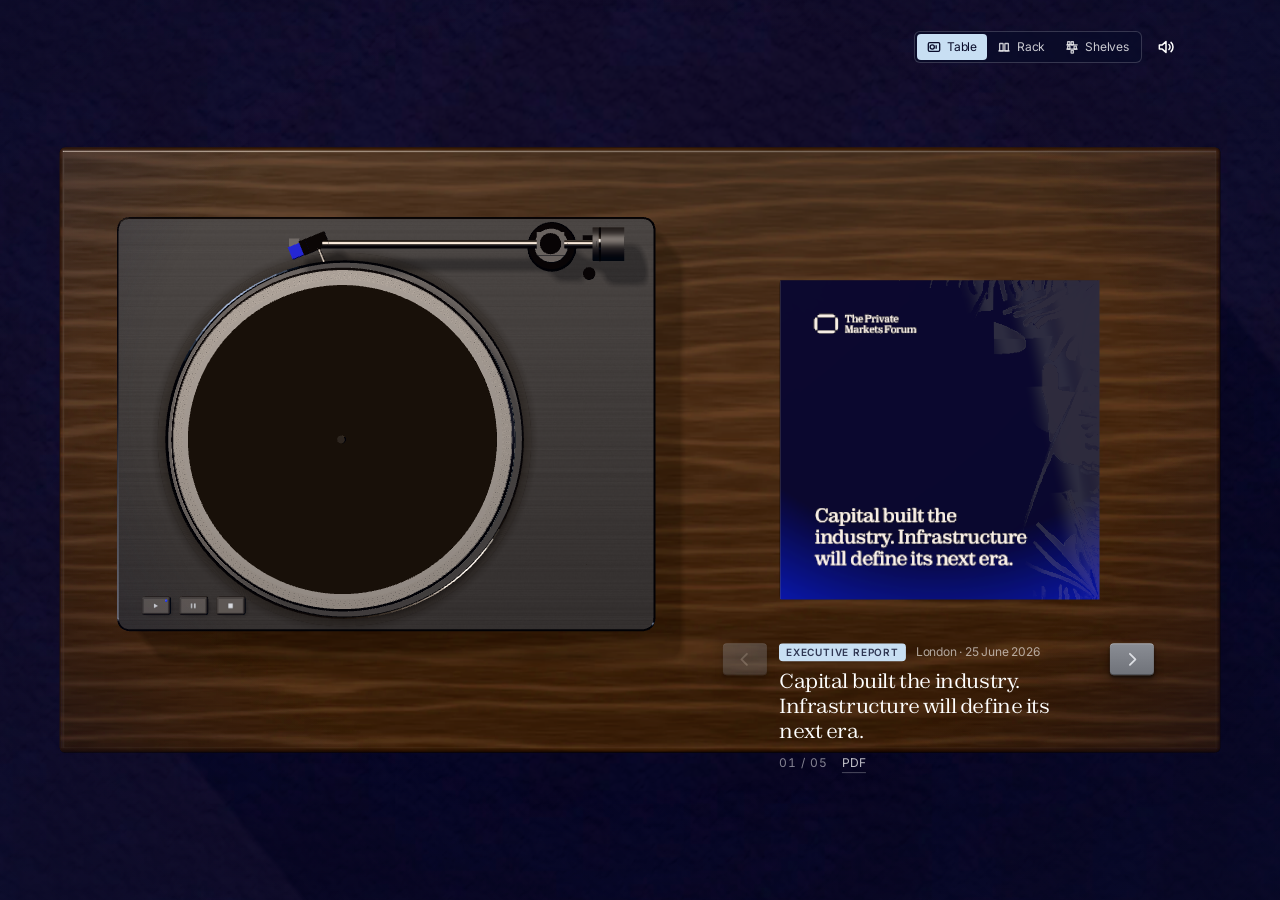
<file: index.html>
<!DOCTYPE html>
<html lang="en">
<head>
<meta charset="utf-8">
<meta name="viewport" content="width=device-width, initial-scale=1, viewport-fit=cover">
<title>The Private Markets Forum — Reports</title>
<meta name="robots" content="noindex">
<meta name="theme-color" content="#090C2A">
<link rel="stylesheet" href="Brand%20Foundations/fonts.css">
<link rel="stylesheet" href="Home/home.css">
<script>
// Watchdog: if the 3D view has not started (script blocked, old browser, no GPU), show the list.
(function () {
  function booted() { return !!(window.__app && window.__app.booted); }
  function fallback(why) {
    if (booted()) return;
    if (window.__pmfShowFallback) { window.__pmfShowFallback(why); return; }
    var fb = document.getElementById('fallback'), st = document.getElementById('stage');
    if (!fb) return;
    fb.hidden = false; fb.className += ' is-shown';
    if (st) st.className += ' is-hidden';
    document.body.className += ' has-fallback';
  }
  window.addEventListener('error', function () { if (!booted()) fallback('script error'); });
  setTimeout(function () { fallback('timeout'); }, 15000);
})();
</script>
</head>
<body>

<!-- 1. The listening room — one viewport, no scroll -->
<main class="stage is-booting" id="stage" aria-label="Report selector">
  <canvas id="scene" aria-hidden="true"></canvas>
  <div class="vignette" aria-hidden="true"></div>

  <!-- DOM overlay: the real controls. Positions are set from projected 3D points. -->
  <div class="overlay" id="overlay">
    <!-- view switcher: Table · Rack · Shelves -->
    <div class="switcher" id="switcher" role="radiogroup" aria-label="View" aria-disabled="false">
      <button class="switcher__opt" id="switch-table" type="button" role="radio" aria-checked="true">
        <svg viewBox="0 0 16 16" width="14" height="14" aria-hidden="true" fill="none" stroke="currentColor" stroke-width="1.5"><rect x="1.5" y="3" width="13" height="10" rx="1.5"/><circle cx="6" cy="8" r="2.4"/><path d="M10.5 6v4"/></svg>
        <span>Table</span>
      </button>
      <button class="switcher__opt" id="switch-rack" type="button" role="radio" aria-checked="false" tabindex="-1">
        <svg viewBox="0 0 16 16" width="14" height="14" aria-hidden="true" fill="none" stroke="currentColor" stroke-width="1.5"><path d="M1.5 12.5h13"/><rect x="3" y="4" width="4" height="8.5" rx=".5"/><rect x="9" y="4" width="4" height="8.5" rx=".5"/></svg>
        <span>Rack</span>
      </button>
      <button class="switcher__opt" id="switch-shelves" type="button" role="radio" aria-checked="false" tabindex="-1">
        <svg viewBox="0 0 16 16" width="14" height="14" aria-hidden="true" fill="none" stroke="currentColor" stroke-width="1.5"><path d="M1.5 5.5h13M1.5 10.5h13"/><rect x="3" y="2" width="2.6" height="3.5" rx=".4"/><rect x="7" y="2" width="2.6" height="3.5" rx=".4"/><rect x="3" y="7" width="2.6" height="3.5" rx=".4"/><rect x="10.4" y="7" width="2.6" height="3.5" rx=".4"/><rect x="7" y="12" width="2.6" height="3" rx=".4"/></svg>
        <span>Shelves</span>
      </button>
      <span class="action-button__bubble switcher__bubble" id="switch-label">Choose a view</span>
    </div>

    <button class="action-button sound" id="sound" type="button" aria-pressed="true">
      <svg class="sound__on" viewBox="0 0 24 24" width="20" height="20" aria-hidden="true" fill="none" stroke="currentColor" stroke-width="1.8" stroke-linecap="round" stroke-linejoin="round">
        <path d="M4 9.5v5h3.5L12 18.5v-13L7.5 9.5H4z"/><path d="M15.5 9a4 4 0 0 1 0 6"/><path d="M18 6.5a7.5 7.5 0 0 1 0 11"/>
      </svg>
      <svg class="sound__off" viewBox="0 0 24 24" width="20" height="20" aria-hidden="true" fill="none" stroke="currentColor" stroke-width="1.8" stroke-linecap="round" stroke-linejoin="round">
        <path d="M4 9.5v5h3.5L12 18.5v-13L7.5 9.5H4z"/><path d="M16 9.5l5 5"/><path d="M21 9.5l-5 5"/>
      </svg>
      <span class="action-button__bubble" id="sound-label">Sound on</span>
    </button>

    <!-- the active jacket's hit target -->
    <button class="hit hit--jacket" id="hit" type="button" aria-label="Open report"></button>

    <!-- Table view: browse controls + the active jacket's details -->
    <div class="ui-group" id="table-ui">
    <div class="browse" id="browse">
      <button class="key key--prev" id="prev" type="button" aria-label="Previous report">
        <svg viewBox="0 0 16 16" width="16" height="16" aria-hidden="true"><path d="M10 2.5 4.5 8 10 13.5" fill="none" stroke="currentColor" stroke-width="1.8" stroke-linecap="round" stroke-linejoin="round"/></svg>
      </button>
      <div class="info" id="info" aria-live="off">
        <div class="info__row"><span class="pill" id="info-eyebrow">Executive Report</span><span class="info__meta" id="info-meta">London · 25 June 2026</span></div>
        <h1 class="info__title" id="info-title">Capital built the industry. Infrastructure will define its next era.</h1>
        <div class="info__row info__row--foot"><span class="info__index" id="info-index">01 / 05</span><a class="info__pdf" id="info-pdf" href="Reports/Assets/report-2026.pdf">PDF</a></div>
      </div>
      <button class="key key--next" id="next" type="button" aria-label="Next report">
        <svg viewBox="0 0 16 16" width="16" height="16" aria-hidden="true"><path d="M6 2.5 11.5 8 6 13.5" fill="none" stroke="currentColor" stroke-width="1.8" stroke-linecap="round" stroke-linejoin="round"/></svg>
      </button>
    </div>
    </div>

    <!-- Rack view: edge arrows, the title row under the jacket, the confirm panel in the open gatefold -->
    <div class="ui-group" id="rack-ui" hidden>
      <button class="edge edge--prev" id="rack-prev" type="button" aria-label="Previous report">
        <svg viewBox="0 0 16 16" width="18" height="18" aria-hidden="true"><path d="M10 2.5 4.5 8 10 13.5" fill="none" stroke="currentColor" stroke-width="1.8" stroke-linecap="round" stroke-linejoin="round"/></svg>
      </button>
      <button class="edge edge--next" id="rack-next" type="button" aria-label="Next report">
        <svg viewBox="0 0 16 16" width="18" height="18" aria-hidden="true"><path d="M6 2.5 11.5 8 6 13.5" fill="none" stroke="currentColor" stroke-width="1.8" stroke-linecap="round" stroke-linejoin="round"/></svg>
      </button>
      <div class="info info--rack" id="rack-info" aria-live="off">
        <div class="info__row"><span class="pill" id="rack-eyebrow">Executive Report</span><span class="info__meta" id="rack-meta">London · 25 June 2026</span></div>
        <h1 class="info__title" id="rack-title">Capital built the industry. Infrastructure will define its next era.</h1>
        <div class="info__row info__row--foot"><span class="info__index" id="rack-index">01 / 05</span><a class="info__pdf" id="rack-pdf" href="Reports/Assets/report-2026.pdf">PDF</a></div>
      </div>
      <div class="confirm" id="confirm" role="dialog" aria-labelledby="confirm-title" hidden>
        <h2 class="confirm__title" id="confirm-title">Capital built the industry. Infrastructure will define its next era.</h2>
        <div class="confirm__row">
          <button class="confirm__go" id="confirm-go" type="button">Go to report</button>
          <button class="confirm__back" id="confirm-back" type="button">Back to the collection</button>
        </div>
      </div>
    </div>

    <!-- Shelves view: zoom keys, the hint, the focus block under a raised jacket, the keyboard grid -->
    <div class="ui-group" id="shelves-ui" hidden>
      <div class="zoom-keys" id="zoom-keys">
        <button class="edge edge--zoom" id="zoom-out" type="button" aria-label="Zoom out"><svg viewBox="0 0 16 16" width="16" height="16" aria-hidden="true"><path d="M3.5 8h9" fill="none" stroke="currentColor" stroke-width="1.8" stroke-linecap="round"/></svg></button>
        <button class="edge edge--zoom" id="zoom-in" type="button" aria-label="Zoom in"><svg viewBox="0 0 16 16" width="16" height="16" aria-hidden="true"><path d="M8 3.5v9M3.5 8h9" fill="none" stroke="currentColor" stroke-width="1.8" stroke-linecap="round"/></svg></button>
        <button class="edge edge--zoom" id="zoom-fit" type="button" aria-label="Show all shelves"><svg viewBox="0 0 16 16" width="16" height="16" aria-hidden="true"><path d="M2.5 6V2.5H6M10 2.5h3.5V6M13.5 10v3.5H10M6 13.5H2.5V10" fill="none" stroke="currentColor" stroke-width="1.6" stroke-linecap="round" stroke-linejoin="round"/></svg></button>
      </div>
      <p class="shelves-hint" id="shelves-hint" aria-hidden="true">Drag to explore · Scroll to zoom · Select a jacket</p>
      <div class="focus" id="focus" role="dialog" aria-labelledby="focus-title" hidden>
        <div class="info__row focus__row"><span class="pill" id="focus-eyebrow">Executive Report</span><span class="info__meta" id="focus-meta">London · 25 June 2026</span></div>
        <h2 class="focus__title" id="focus-title">Capital built the industry. Infrastructure will define its next era.</h2>
        <div class="confirm__row">
          <button class="confirm__go" id="focus-go" type="button">Go to report</button>
          <button class="confirm__back" id="focus-back" type="button">Back to the shelves</button>
        </div>
      </div>
      <div class="focus-ring" id="focus-ring" aria-hidden="true" hidden></div>
      <div class="shelf-grid" id="shelf-grid" role="group" aria-label="Jackets on the shelves"></div>
    </div>

    <!-- READY: the prompt and the way back -->
    <div class="prompt" id="prompt" hidden>
      <button class="prompt__play" id="play" type="button">
        <svg viewBox="0 0 16 16" width="14" height="14" aria-hidden="true"><path d="M4 2.5v11l9-5.5z" fill="currentColor"/></svg>
        <span>Play vinyl to go to report</span>
      </button>
      <button class="prompt__eject" id="eject" type="button">Choose another report</button>
    </div>
    <button class="hit hit--play" id="play-hit" type="button" aria-label="Play" hidden></button>

    <div class="live" id="live" aria-live="polite"></div>
  </div>

  <!-- the hand-over to the report, and the first paint -->
  <div class="fade" id="fade" aria-hidden="true"></div>
  <div class="debug" id="debug" hidden></div>
</main>

<!-- 2. Without WebGL (or without scripts): the index as cards -->
<section class="fallback" id="fallback" hidden>
  <div class="wrap">
    <span class="eyebrow">The Private Markets Forum</span>
    <h1>Research on the infrastructure reshaping private markets.</h1>
    <p class="sub">Two reports on where capital, operations and technology meet at the edge of scale.</p>
    <div class="grid">
      <a class="card" href="Reports/report-2026.html">
        <h2>Capital built the industry. Infrastructure will define its next era.</h2>
        <div><div class="meta"><span class="tag">Report 2026</span><span class="tag alt">Flagship</span></div></div>
      </a>
      <a class="card" href="Reports/infrastructure-at-the-edge-of-scale.html">
        <h2>Infrastructure at the edge of scale</h2>
        <div><div class="meta"><span class="tag">Report</span><span class="tag alt">Operations</span></div></div>
      </a>
    </div>
    <div class="links">
      <span>PDF:</span>
      <a href="Reports/Assets/report-2026.pdf">Report 2026</a>
      <a href="Reports/Assets/infrastructure-at-the-edge-of-scale.pdf">Infrastructure at the edge of scale</a>
    </div>
  </div>
</section>
<noscript><style>.stage{display:none}.fallback[hidden]{display:block}</style></noscript>

<!-- One classic script: Home/home.js and the vendored three.js bundled by tools/bundle.mjs (sources stay under Home/). -->
<script src="Home/home.bundle.js" defer></script>
</body>
</html>
</file>
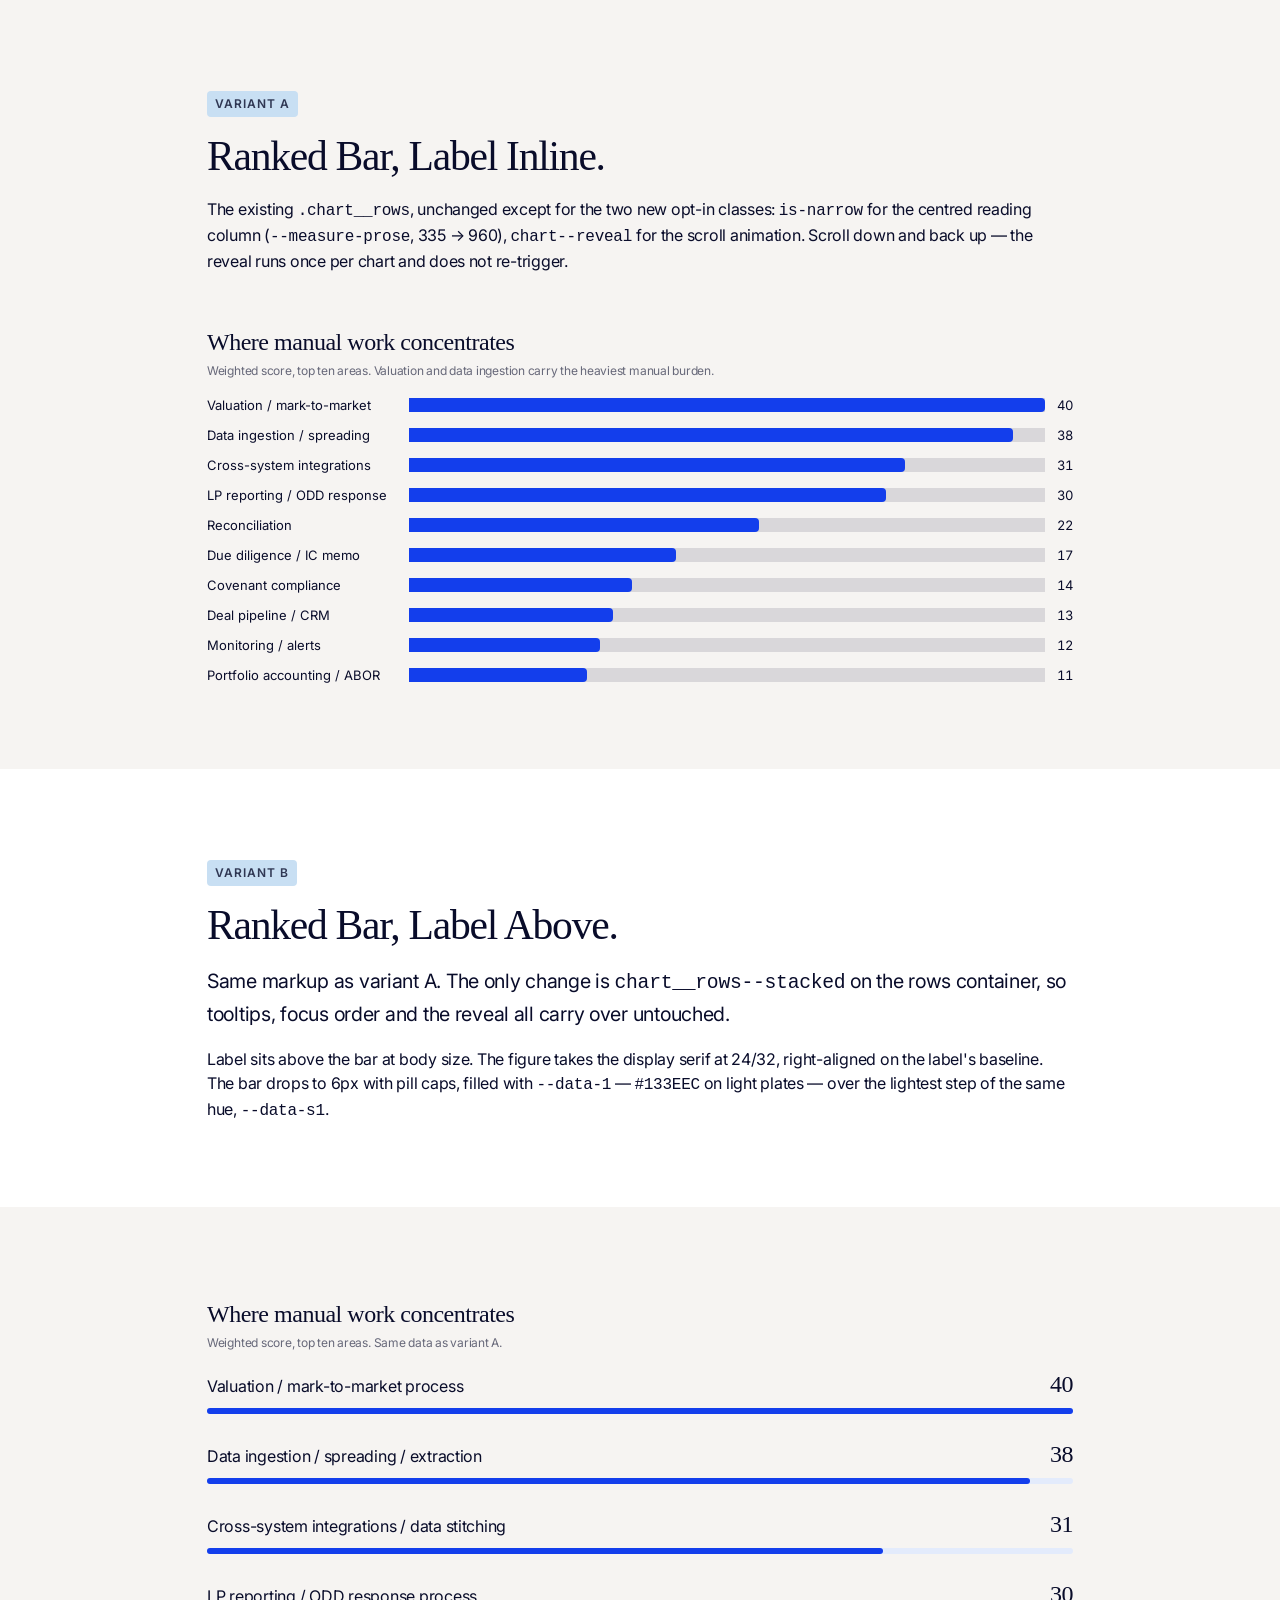
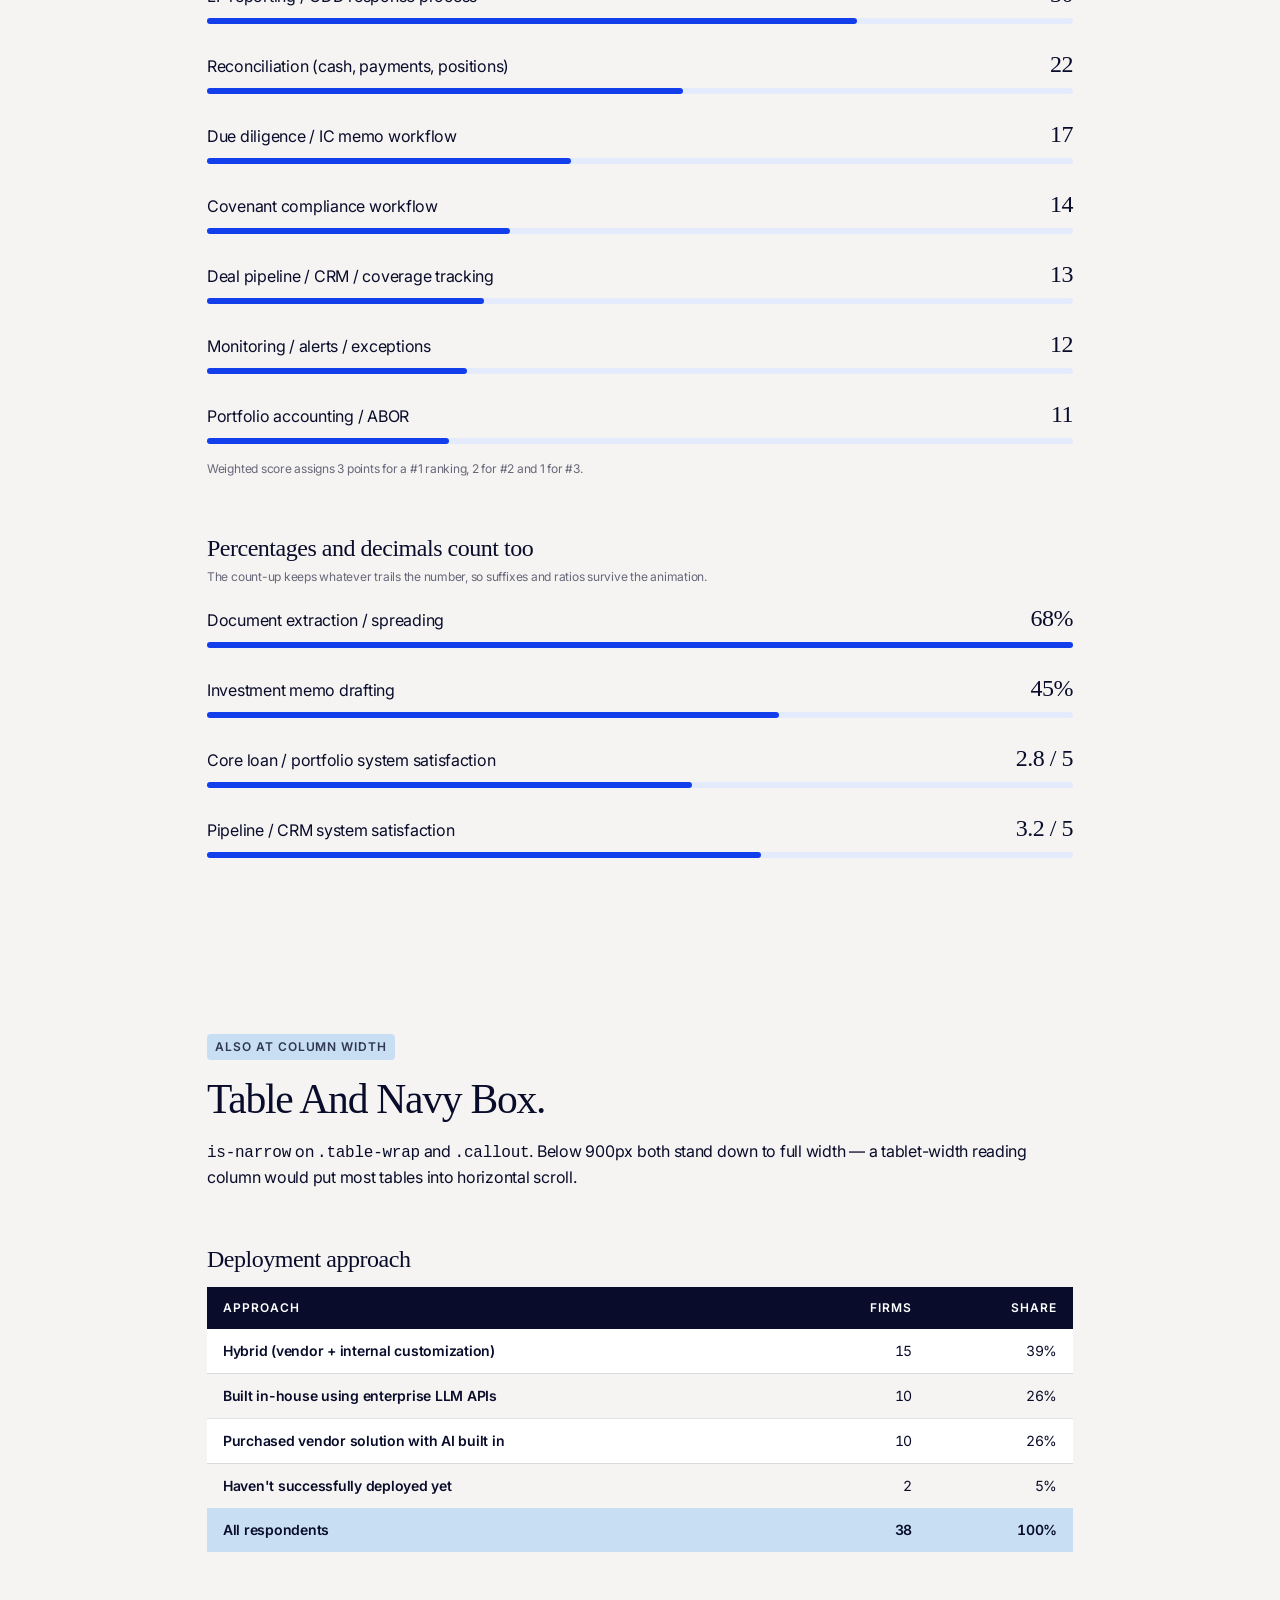
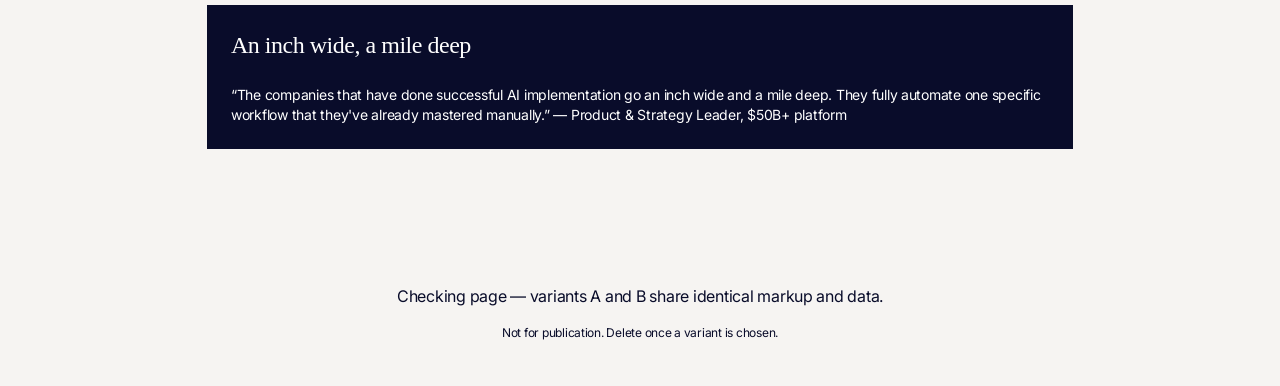
<file: Components/chart-variant-preview.html>
<!DOCTYPE html>
<html lang="en">
<head>
<meta charset="utf-8">
<meta name="viewport" content="width=device-width, initial-scale=1">
<title>Bar chart variants — The Private Markets Forum</title>
<meta name="description" content="Checking page: ranked bar variants at the reading-column width with scroll reveal.">

<link rel="preconnect" href="https://fonts.googleapis.com">
<link rel="preconnect" href="https://fonts.gstatic.com" crossorigin>
<link rel="preconnect" href="https://api.fontshare.com" crossorigin>
<link href="https://api.fontshare.com/v2/css?f[]=zodiak@400&display=swap" rel="stylesheet">
<link href="https://fonts.googleapis.com/css2?family=Inter:wght@400;500;600&display=swap" rel="stylesheet">

<!-- the system, unforked -->
<link rel="stylesheet" href="../Brand%20Foundations/brand.css">
</head>
<body>

<!-- brand.js expects a nav to exist; this is the minimum it needs -->
<header class="nav" id="site-nav" style="display:none">
  <div class="nav__inner">
    <nav class="nav__links" aria-label="Sections"><a class="nav__link" href="#top">Top</a></nav>
    <button class="nav__toggle" type="button" aria-expanded="false" aria-controls="nav-panel" aria-label="Open menu">
      <span class="nav__bar"></span><span class="nav__bar"></span><span class="nav__bar"></span>
    </button>
  </div>
  <div class="nav__panel" id="nav-panel"><div class="nav__panel-inner"></div></div>
</header>

<main id="top">

  <!-- A — the current ranked bar, now at the reading-column width with reveal -->
  <section class="forces">
    <div class="forces__inner">

      <div class="forces__intro">
        <span class="pill pill--ice pill--md">Variant A</span>
        <h2 class="forces__title">Ranked bar, label inline.</h2>
        <div class="forces__prose">
          <p>The existing <code>.chart__rows</code>, unchanged except for the two new opt-in classes: <code>is-narrow</code> for the centred reading column (<code>--measure-prose</code>, 335 → 960), <code>chart--reveal</code> for the scroll animation. Scroll down and back up — the reveal runs once per chart and does not re-trigger.</p>
        </div>
      </div>

      <div class="chart chart--reveal is-narrow">
        <div class="chart__head">
          <h3 class="chart__title">Where manual work concentrates</h3>
          <p class="chart__note">Weighted score, top ten areas. Valuation and data ingestion carry the heaviest manual burden.</p>
        </div>
        <div class="chart__rows">
          <div class="chart__row"><span class="chart__row-label">Valuation / mark-to-market</span><div class="chart__track"><div class="chart__fill" style="--v:100" tabindex="0" data-tip="<b>Valuation / mark-to-market</b> · 40"></div></div><span class="chart__row-value">40</span></div>
          <div class="chart__row"><span class="chart__row-label">Data ingestion / spreading</span><div class="chart__track"><div class="chart__fill" style="--v:95" tabindex="0" data-tip="<b>Data ingestion / spreading</b> · 38"></div></div><span class="chart__row-value">38</span></div>
          <div class="chart__row"><span class="chart__row-label">Cross-system integrations</span><div class="chart__track"><div class="chart__fill" style="--v:78" tabindex="0" data-tip="<b>Cross-system integrations</b> · 31"></div></div><span class="chart__row-value">31</span></div>
          <div class="chart__row"><span class="chart__row-label">LP reporting / ODD response</span><div class="chart__track"><div class="chart__fill" style="--v:75" tabindex="0" data-tip="<b>LP reporting / ODD response</b> · 30"></div></div><span class="chart__row-value">30</span></div>
          <div class="chart__row"><span class="chart__row-label">Reconciliation</span><div class="chart__track"><div class="chart__fill" style="--v:55" tabindex="0" data-tip="<b>Reconciliation</b> · 22"></div></div><span class="chart__row-value">22</span></div>
          <div class="chart__row"><span class="chart__row-label">Due diligence / IC memo</span><div class="chart__track"><div class="chart__fill" style="--v:42" tabindex="0" data-tip="<b>Due diligence / IC memo</b> · 17"></div></div><span class="chart__row-value">17</span></div>
          <div class="chart__row"><span class="chart__row-label">Covenant compliance</span><div class="chart__track"><div class="chart__fill" style="--v:35" tabindex="0" data-tip="<b>Covenant compliance</b> · 14"></div></div><span class="chart__row-value">14</span></div>
          <div class="chart__row"><span class="chart__row-label">Deal pipeline / CRM</span><div class="chart__track"><div class="chart__fill" style="--v:32" tabindex="0" data-tip="<b>Deal pipeline / CRM</b> · 13"></div></div><span class="chart__row-value">13</span></div>
          <div class="chart__row"><span class="chart__row-label">Monitoring / alerts</span><div class="chart__track"><div class="chart__fill" style="--v:30" tabindex="0" data-tip="<b>Monitoring / alerts</b> · 12"></div></div><span class="chart__row-value">12</span></div>
          <div class="chart__row"><span class="chart__row-label">Portfolio accounting / ABOR</span><div class="chart__track"><div class="chart__fill" style="--v:28" tabindex="0" data-tip="<b>Portfolio accounting / ABOR</b> · 11"></div></div><span class="chart__row-value">11</span></div>
        </div>
      </div>

    </div>
  </section>


  <!-- B — the new variant: label above, serif figure, thin pill bar -->
  <section class="intro">
    <div class="intro__content">
      <span class="pill pill--ice pill--md">Variant B</span>
      <h2 class="intro__title">Ranked bar, label above.</h2>
      <div class="intro__body-group">
        <p class="intro__lead">Same markup as variant A. The only change is <code>chart__rows--stacked</code> on the rows container, so tooltips, focus order and the reveal all carry over untouched.</p>
        <div class="intro__body">
          <p>Label sits above the bar at body size. The figure takes the display serif at 24/32, right-aligned on the label's baseline. The bar drops to 6px with pill caps, filled with <code>--data-1</code> — <code>#133EEC</code> on light plates — over the lightest step of the same hue, <code>--data-s1</code>.</p>
        </div>
      </div>
    </div>
  </section>

  <section class="forces">
    <div class="forces__inner">

      <div class="chart chart--reveal is-narrow">
        <div class="chart__head">
          <h3 class="chart__title">Where manual work concentrates</h3>
          <p class="chart__note">Weighted score, top ten areas. Same data as variant A.</p>
        </div>
        <div class="chart__rows chart__rows--stacked">
          <div class="chart__row"><span class="chart__row-label">Valuation / mark-to-market process</span><div class="chart__track"><div class="chart__fill" style="--v:100" tabindex="0" data-tip="<b>Valuation / mark-to-market process</b> · 40"></div></div><span class="chart__row-value">40</span></div>
          <div class="chart__row"><span class="chart__row-label">Data ingestion / spreading / extraction</span><div class="chart__track"><div class="chart__fill" style="--v:95" tabindex="0" data-tip="<b>Data ingestion / spreading / extraction</b> · 38"></div></div><span class="chart__row-value">38</span></div>
          <div class="chart__row"><span class="chart__row-label">Cross-system integrations / data stitching</span><div class="chart__track"><div class="chart__fill" style="--v:78" tabindex="0" data-tip="<b>Cross-system integrations / data stitching</b> · 31"></div></div><span class="chart__row-value">31</span></div>
          <div class="chart__row"><span class="chart__row-label">LP reporting / ODD response process</span><div class="chart__track"><div class="chart__fill" style="--v:75" tabindex="0" data-tip="<b>LP reporting / ODD response process</b> · 30"></div></div><span class="chart__row-value">30</span></div>
          <div class="chart__row"><span class="chart__row-label">Reconciliation (cash, payments, positions)</span><div class="chart__track"><div class="chart__fill" style="--v:55" tabindex="0" data-tip="<b>Reconciliation (cash, payments, positions)</b> · 22"></div></div><span class="chart__row-value">22</span></div>
          <div class="chart__row"><span class="chart__row-label">Due diligence / IC memo workflow</span><div class="chart__track"><div class="chart__fill" style="--v:42" tabindex="0" data-tip="<b>Due diligence / IC memo workflow</b> · 17"></div></div><span class="chart__row-value">17</span></div>
          <div class="chart__row"><span class="chart__row-label">Covenant compliance workflow</span><div class="chart__track"><div class="chart__fill" style="--v:35" tabindex="0" data-tip="<b>Covenant compliance workflow</b> · 14"></div></div><span class="chart__row-value">14</span></div>
          <div class="chart__row"><span class="chart__row-label">Deal pipeline / CRM / coverage tracking</span><div class="chart__track"><div class="chart__fill" style="--v:32" tabindex="0" data-tip="<b>Deal pipeline / CRM / coverage tracking</b> · 13"></div></div><span class="chart__row-value">13</span></div>
          <div class="chart__row"><span class="chart__row-label">Monitoring / alerts / exceptions</span><div class="chart__track"><div class="chart__fill" style="--v:30" tabindex="0" data-tip="<b>Monitoring / alerts / exceptions</b> · 12"></div></div><span class="chart__row-value">12</span></div>
          <div class="chart__row"><span class="chart__row-label">Portfolio accounting / ABOR</span><div class="chart__track"><div class="chart__fill" style="--v:28" tabindex="0" data-tip="<b>Portfolio accounting / ABOR</b> · 11"></div></div><span class="chart__row-value">11</span></div>
        </div>
        <p class="chart__source">Weighted score assigns 3 points for a #1 ranking, 2 for #2 and 1 for #3.</p>
      </div>

      <div class="chart chart--reveal is-narrow">
        <div class="chart__head">
          <h3 class="chart__title">Percentages and decimals count too</h3>
          <p class="chart__note">The count-up keeps whatever trails the number, so suffixes and ratios survive the animation.</p>
        </div>
        <div class="chart__rows chart__rows--stacked">
          <div class="chart__row"><span class="chart__row-label">Document extraction / spreading</span><div class="chart__track"><div class="chart__fill" style="--v:100" tabindex="0" data-tip="<b>Document extraction / spreading</b> · 68% of firms"></div></div><span class="chart__row-value">68%</span></div>
          <div class="chart__row"><span class="chart__row-label">Investment memo drafting</span><div class="chart__track"><div class="chart__fill" style="--v:66" tabindex="0" data-tip="<b>Investment memo drafting</b> · 45% of firms"></div></div><span class="chart__row-value">45%</span></div>
          <div class="chart__row"><span class="chart__row-label">Core loan / portfolio system satisfaction</span><div class="chart__track"><div class="chart__fill" style="--v:56" tabindex="0" data-tip="<b>Core loan / portfolio system satisfaction</b> · 2.8 out of 5"></div></div><span class="chart__row-value">2.8 / 5</span></div>
          <div class="chart__row"><span class="chart__row-label">Pipeline / CRM system satisfaction</span><div class="chart__track"><div class="chart__fill" style="--v:64" tabindex="0" data-tip="<b>Pipeline / CRM system satisfaction</b> · 3.2 out of 5"></div></div><span class="chart__row-value">3.2 / 5</span></div>
        </div>
      </div>

    </div>
  </section>


  <!-- C — the other two blocks at the reading-column width, for the same check -->
  <section class="forces">
    <div class="forces__inner">

      <div class="forces__intro">
        <span class="pill pill--ice pill--md">Also at column width</span>
        <h2 class="forces__title">Table and navy box.</h2>
        <div class="forces__prose">
          <p><code>is-narrow</code> on <code>.table-wrap</code> and <code>.callout</code>. Below 900px both stand down to full width — a tablet-width reading column would put most tables into horizontal scroll.</p>
        </div>
      </div>

      <div class="table-wrap is-narrow">
        <table class="table">
          <caption>Deployment approach</caption>
          <thead>
            <tr><th scope="col">Approach</th><th scope="col" class="is-num">Firms</th><th scope="col" class="is-num">Share</th></tr>
          </thead>
          <tbody>
            <tr><th scope="row">Hybrid (vendor + internal customization)</th><td class="is-num">15</td><td class="is-num">39%</td></tr>
            <tr><th scope="row">Built in-house using enterprise LLM APIs</th><td class="is-num">10</td><td class="is-num">26%</td></tr>
            <tr><th scope="row">Purchased vendor solution with AI built in</th><td class="is-num">10</td><td class="is-num">26%</td></tr>
            <tr><th scope="row">Haven't successfully deployed yet</th><td class="is-num">2</td><td class="is-num">5%</td></tr>
          </tbody>
          <tfoot><tr><td>All respondents</td><td class="is-num">38</td><td class="is-num">100%</td></tr></tfoot>
        </table>
      </div>

      <div class="callout callout--auto is-narrow">
        <span class="callout__label">An inch wide, a mile deep</span>
        <p class="callout__body">“The companies that have done successful AI implementation go an inch wide and a mile deep. They fully automate one specific workflow that they've already mastered manually.” — Product &amp; Strategy Leader, $50B+ platform</p>
      </div>

    </div>
  </section>

</main>

<footer class="closing">
  <div class="closing__thanks">
    <p class="closing__thanks-text">Checking page — variants A and B share identical markup and data.</p>
    <p class="closing__note">Not for publication. Delete once a variant is chosen.</p>
  </div>
</footer>

<script src="../Brand%20Foundations/brand.js"></script>
</body>
</html>
</file>
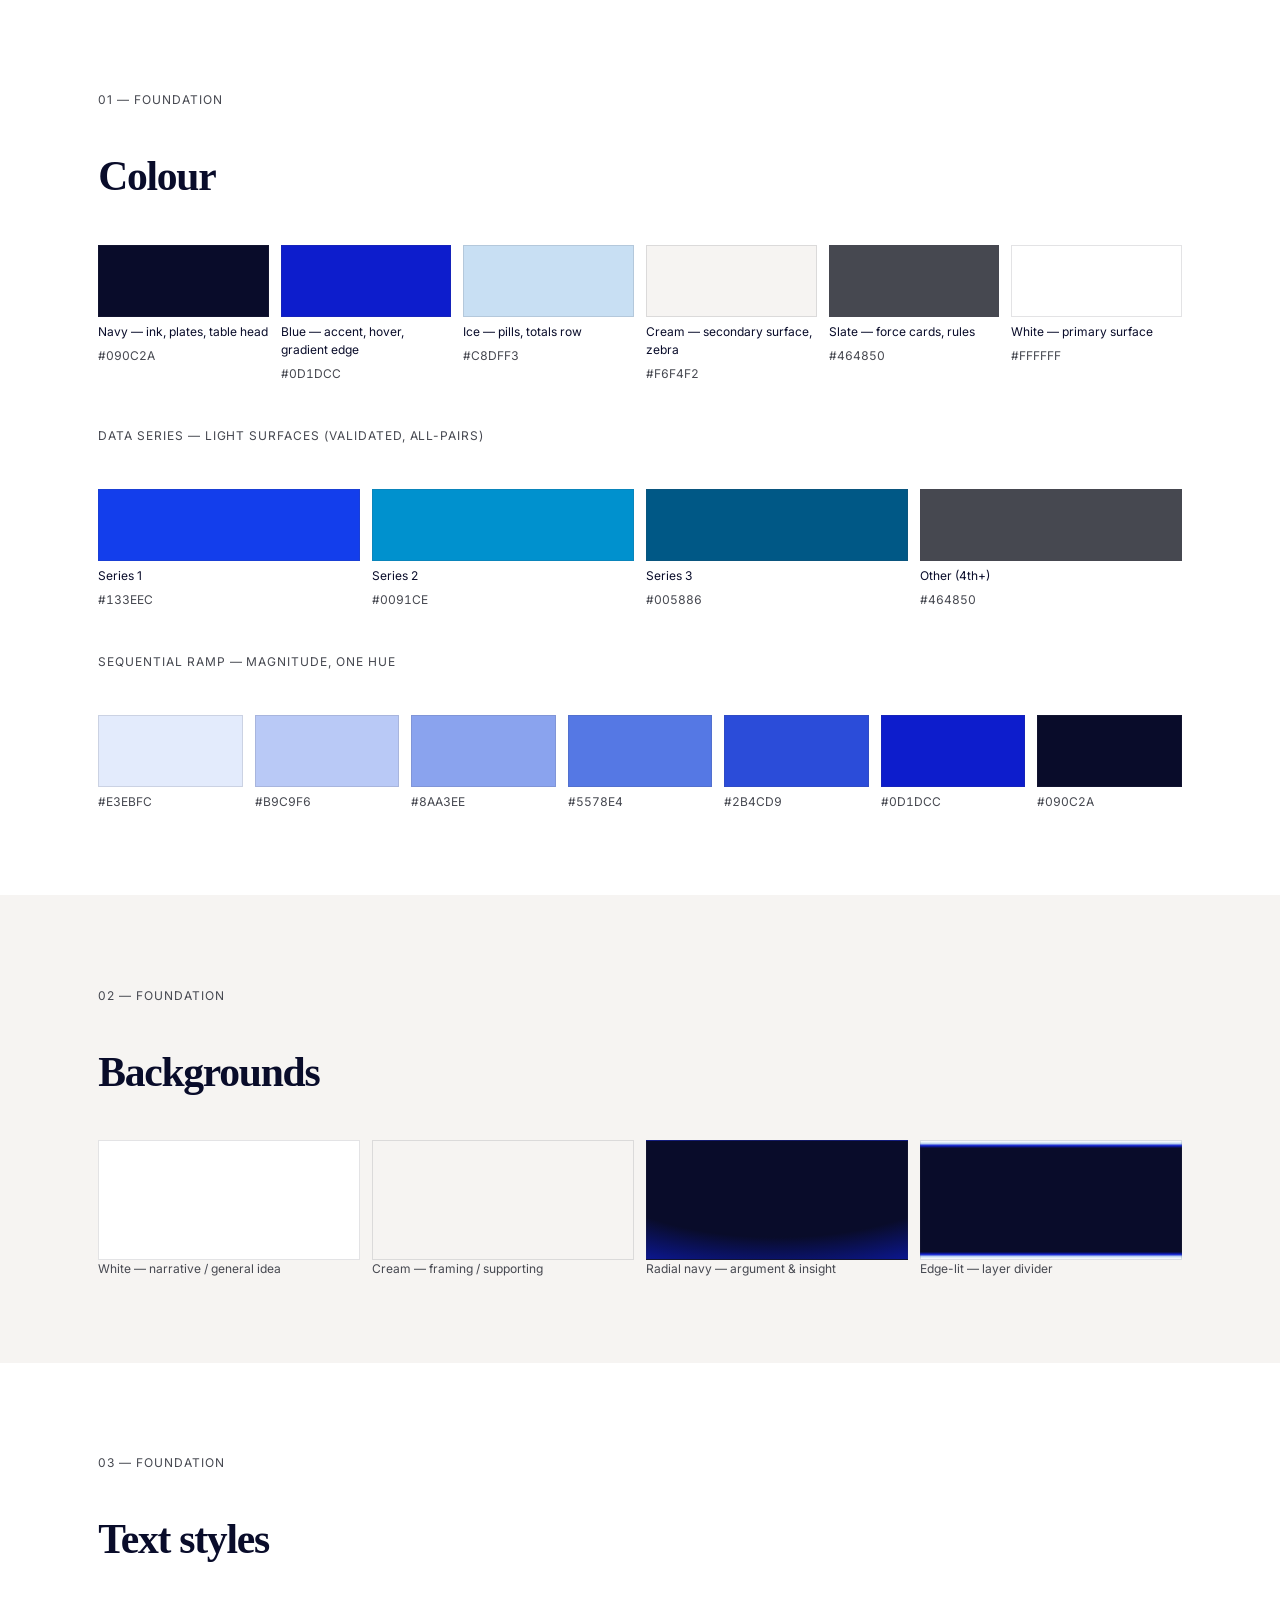
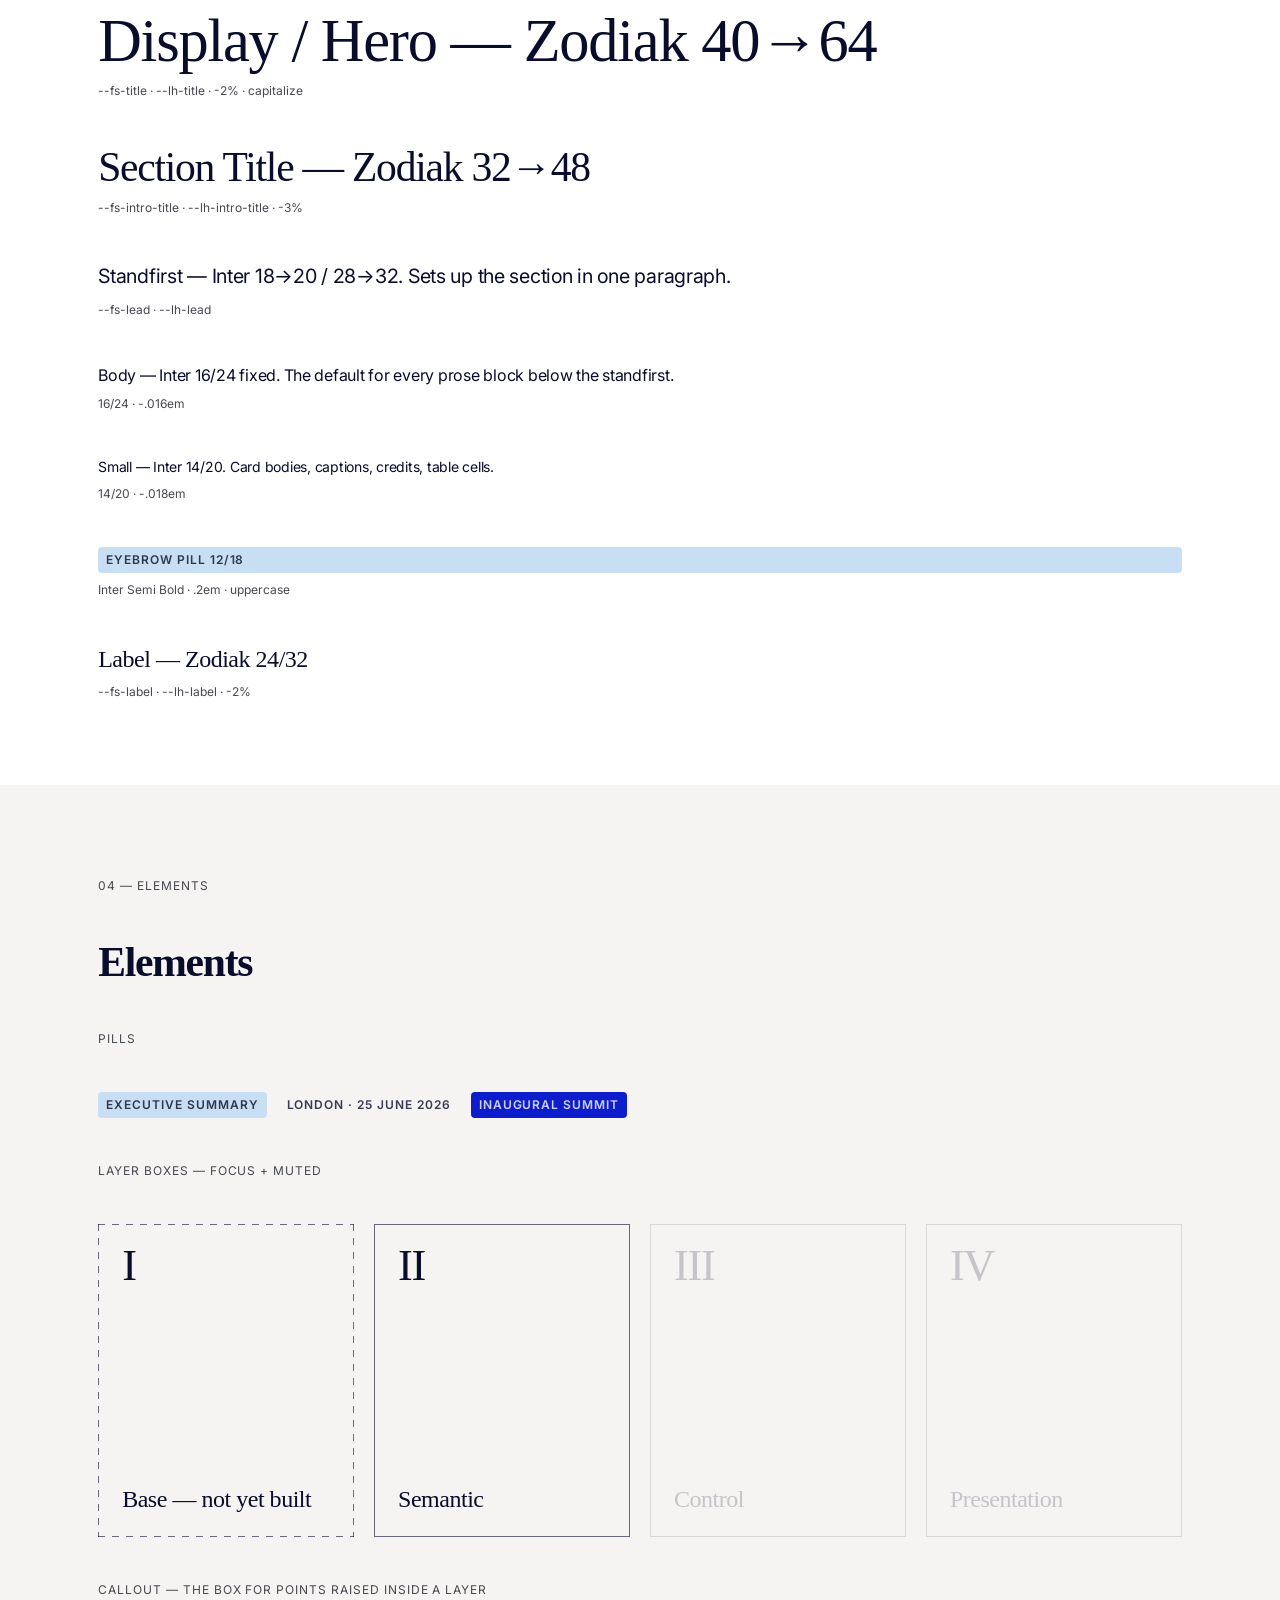
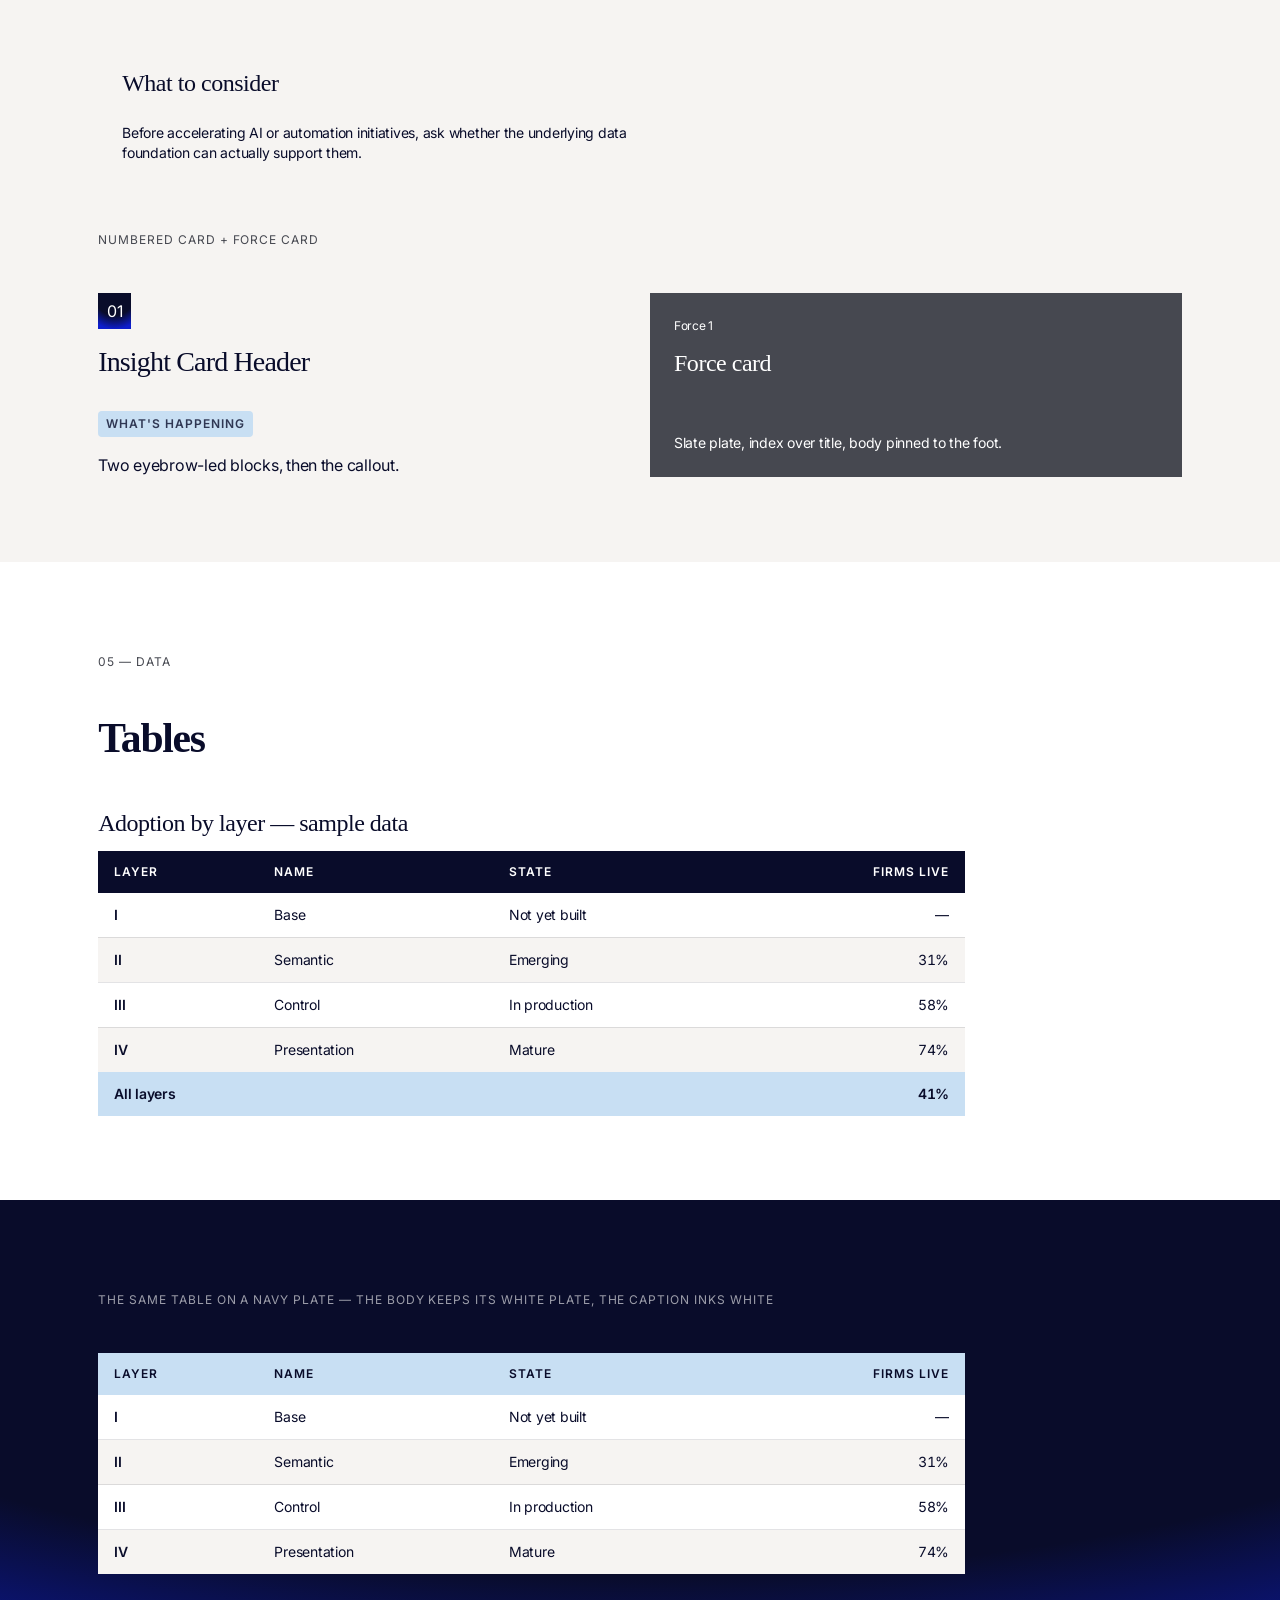
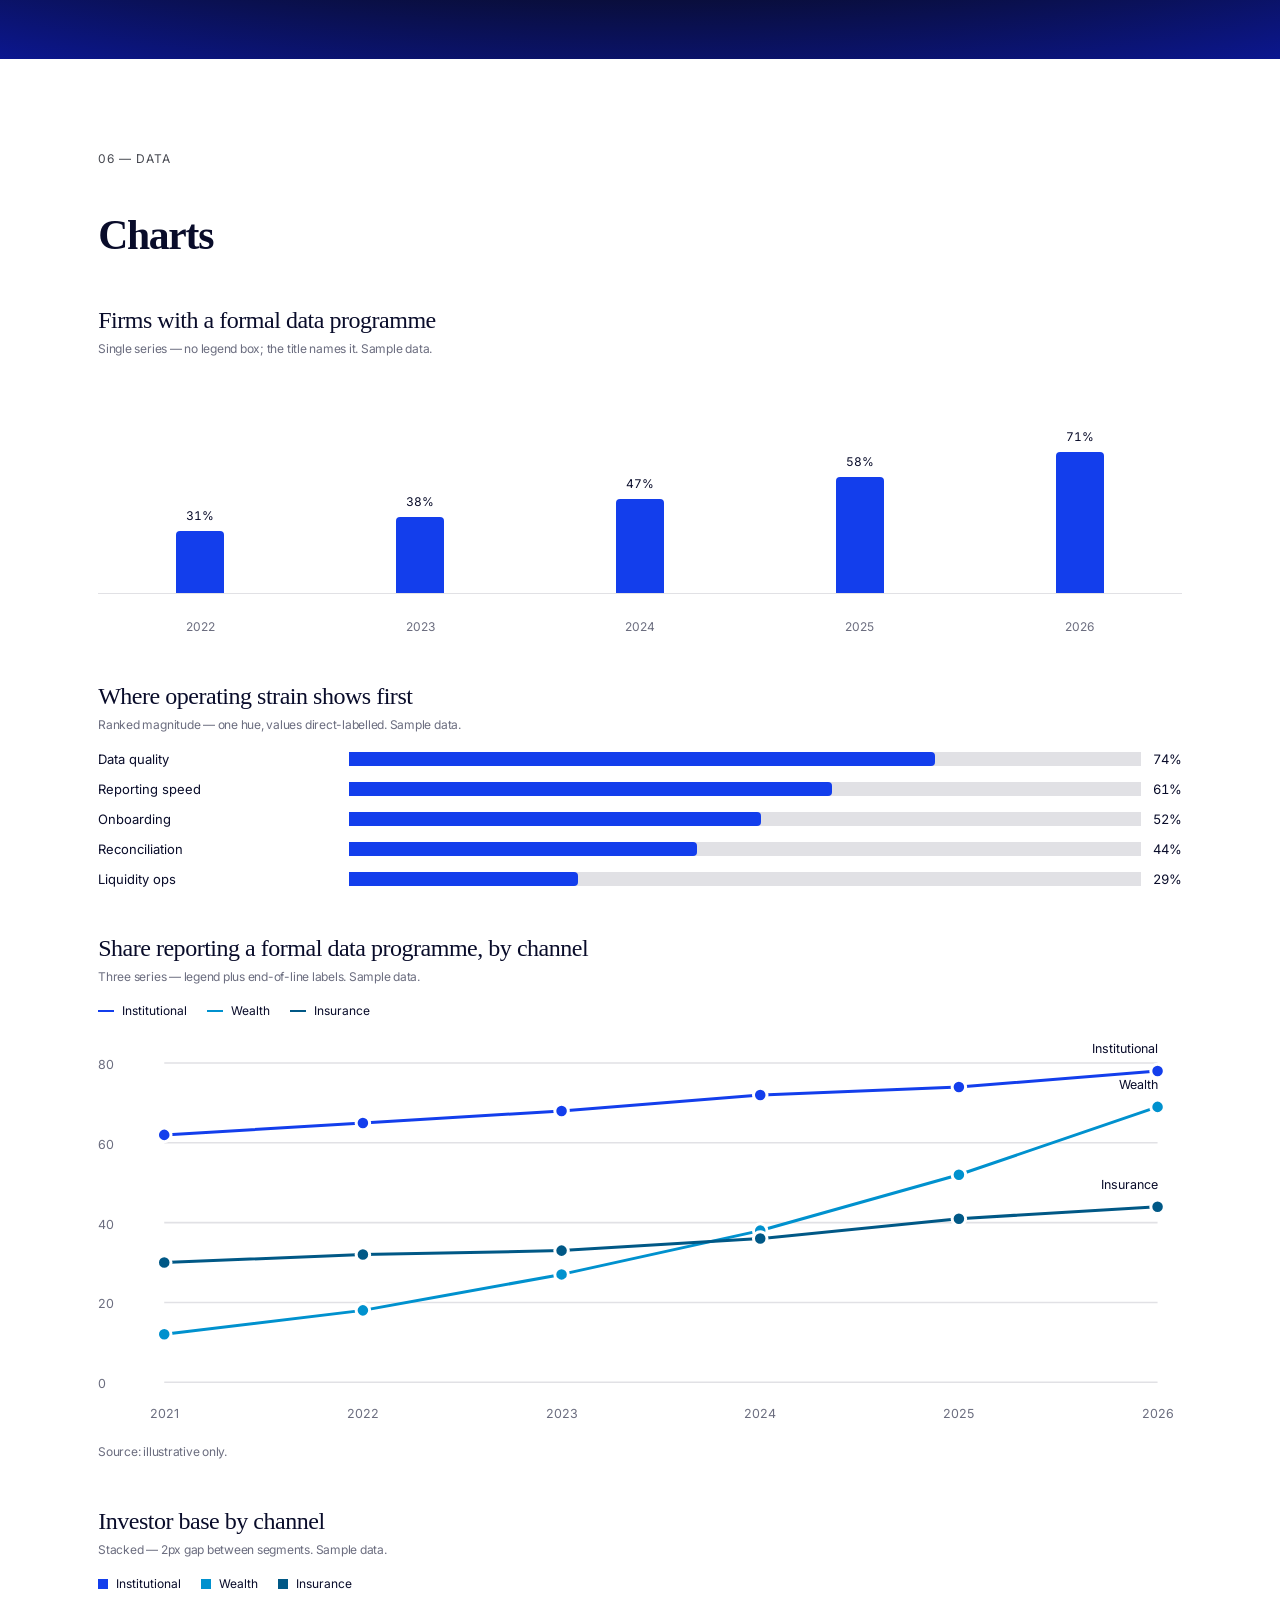
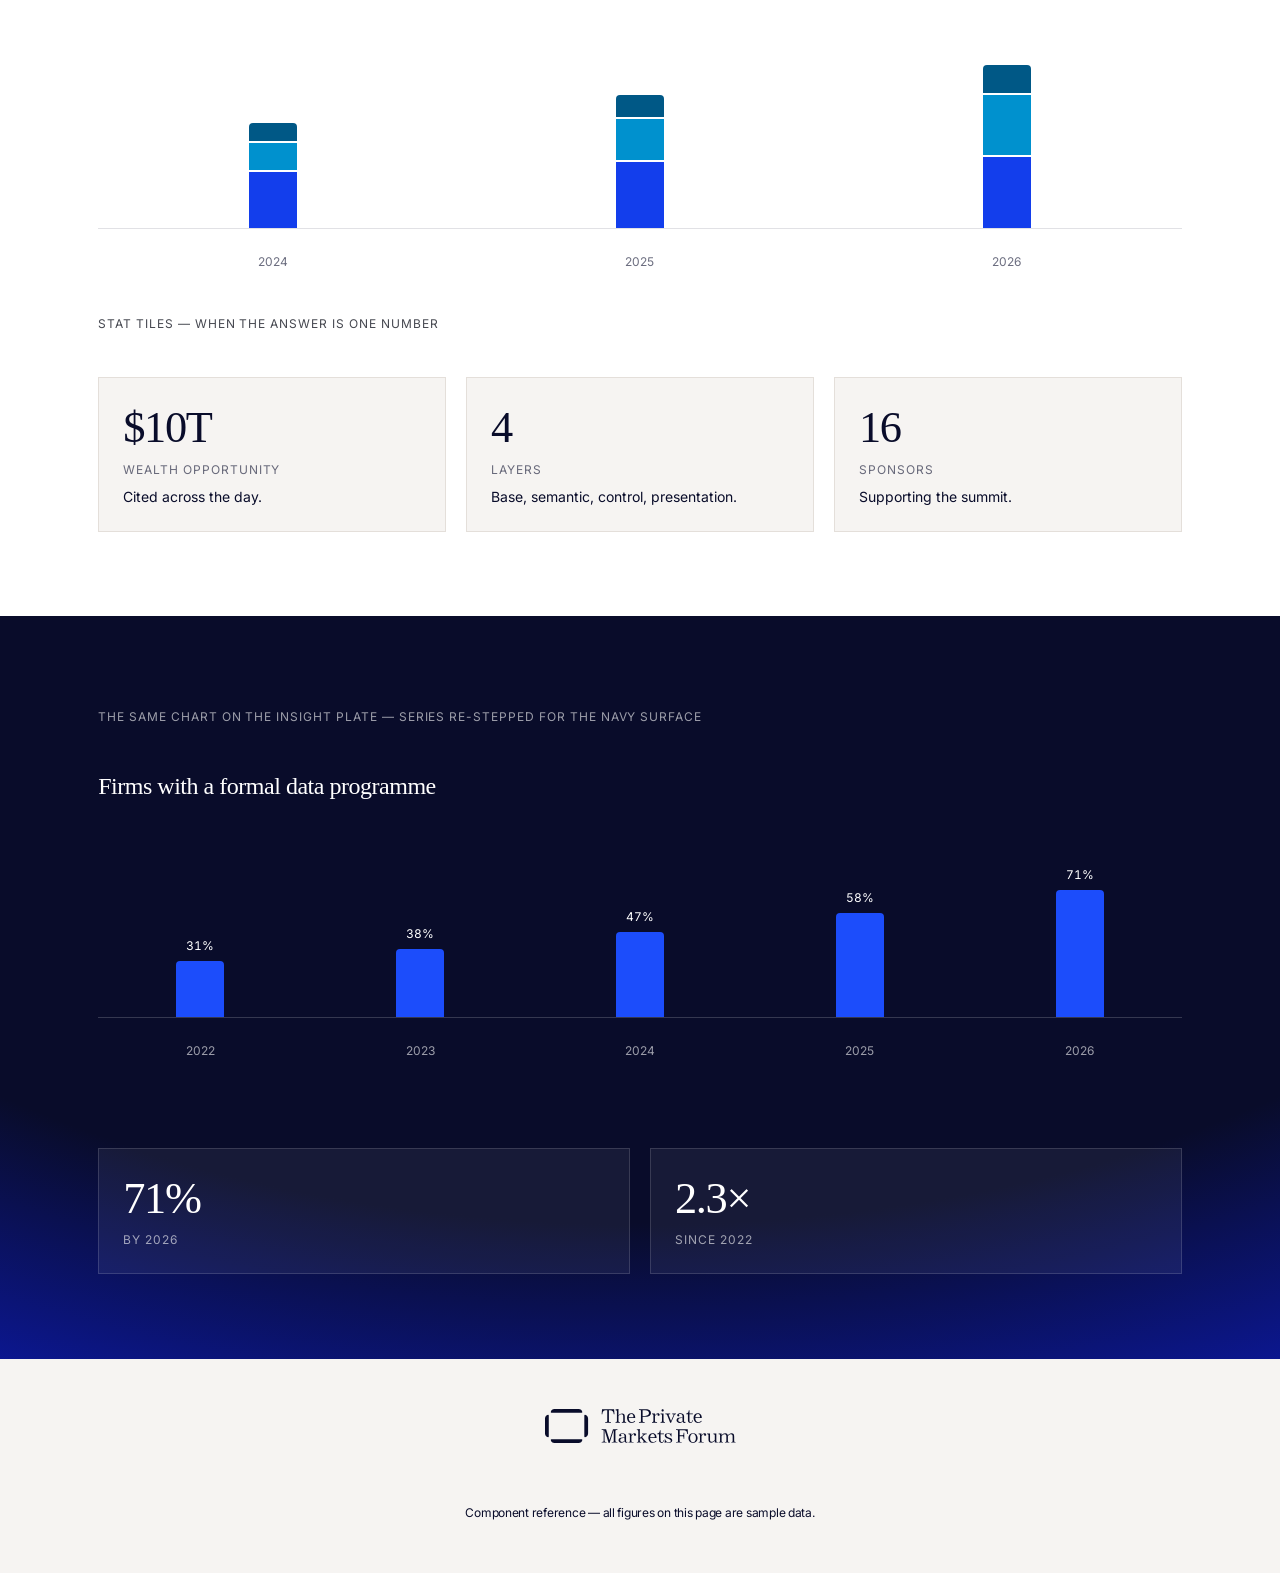
<file: Components/components.html>
<!DOCTYPE html>
<html lang="en">
<head>
<meta charset="utf-8">
<meta name="viewport" content="width=device-width, initial-scale=1">
<title>Brand components — The Private Markets Forum</title>
<link rel="preconnect" href="https://fonts.googleapis.com">
<link rel="preconnect" href="https://fonts.gstatic.com" crossorigin>
<link rel="preconnect" href="https://api.fontshare.com" crossorigin>
<link href="https://api.fontshare.com/v2/css?f[]=zodiak@400&display=swap" rel="stylesheet">
<link href="https://fonts.googleapis.com/css2?family=Inter:wght@400;500;600&display=swap" rel="stylesheet">
<link rel="stylesheet" href="../Brand%20Foundations/brand.css">
<style>
  /* demo-only scaffolding, not part of the system */
  .demo{padding:var(--pad-top) var(--pad-inline) var(--pad-bottom)}
  .demo--white{background:var(--c-white)}
  .demo--cream{background:var(--c-cream)}
  .demo--navy{background:radial-gradient(130% 130% at 50% 0%,var(--c-navy) 0%,var(--c-navy) 62.8%,var(--c-blue) 100%)}
  .demo__inner{display:flex;flex-direction:column;gap:44px;max-width:var(--content-max);margin-inline:auto}
  .demo__h{font-family:var(--font-display);font-size:var(--fs-intro-title);line-height:var(--lh-intro-title);letter-spacing:-.03em;color:var(--c-navy)}
  .demo--navy .demo__h{color:var(--c-white)}
  .demo__sub{font-family:var(--font-body);font-size:12px;line-height:18px;letter-spacing:var(--track-caps);text-transform:uppercase;color:var(--c-slate)}
  .demo--navy .demo__sub{color:rgba(255,255,255,.6)}
  .swatches{display:grid;grid-template-columns:repeat(auto-fit,minmax(140px,1fr));gap:12px}
  .sw{display:flex;flex-direction:column;gap:6px}
  .sw__chip{height:72px;border:1px solid rgba(70,72,80,.15)}
  .sw__name{font-family:var(--font-body);font-size:12px;line-height:18px;color:var(--c-navy)}
  .sw__hex{font-family:var(--font-body);font-size:12px;line-height:18px;color:var(--c-slate);font-variant-numeric:tabular-nums}
  .plates{display:grid;grid-template-columns:repeat(auto-fit,minmax(220px,1fr));gap:12px}
  .plate{height:120px;border:1px solid rgba(70,72,80,.15)}
  .plate--white{background:var(--c-white)}
  .plate--cream{background:var(--c-cream)}
  .plate--radial{background:radial-gradient(130% 130% at 50% 0%,var(--c-navy) 0%,var(--c-navy) 62.8%,var(--c-blue) 100%)}
  .plate--edge{background:linear-gradient(180deg,var(--c-white) 0%,var(--c-ice) 2%,var(--c-blue) 4%,var(--c-navy) 6%,var(--c-navy) 94%,var(--c-blue) 96%,var(--c-ice) 98%,var(--c-white) 100%)}
  .specimen{display:flex;flex-direction:column;gap:8px}
  .specimen__meta{font-family:var(--font-body);font-size:12px;line-height:18px;color:var(--c-slate)}
  .grid2{display:grid;grid-template-columns:repeat(auto-fit,minmax(300px,1fr));gap:20px}
</style>
</head>
<body>

<svg width="0" height="0" style="position:absolute" aria-hidden="true"><symbol id="pmf-logo" viewBox="0 0 191 34">
    <path d="M36.684 30.1912C37.0959 30.1915 37.4379 30.5291 37.3574 30.9331C37.0127 32.6619 35.4866 33.9645 33.6566 33.9649H9.43554C7.60527 33.9649 6.07878 32.6621 5.73405 30.9331C5.65351 30.5289 5.99602 30.1912 6.40818 30.1912H36.684ZM3.03319 5.73405C3.43717 5.65389 3.77436 5.99547 3.77436 6.40745V27.5582C3.77421 27.97 3.43703 28.3116 3.03319 28.2315C1.30424 27.887 0.000246846 26.361 0 24.5308V9.43481C8.55901e-05 7.60448 1.30413 6.07862 3.03319 5.73405ZM39.317 6.40745C39.317 5.99529 39.6547 5.6535 40.0589 5.73405C41.7877 6.07886 43.0906 7.6047 43.0907 9.43481V24.5308C43.0904 26.3608 41.7876 27.8868 40.0589 28.2315C39.6548 28.3121 39.3172 27.9702 39.317 27.5582V6.40745ZM33.6566 0C35.4867 0.000327397 37.0128 1.30359 37.3574 3.03246C37.4377 3.43639 37.0958 3.77412 36.684 3.77436H6.40818C5.99608 3.77436 5.65362 3.4366 5.73405 3.03246C6.07863 1.30334 7.60513 2.66903e-08 9.43554 0H33.6566Z" fill="currentColor"/>
    <path d="M187.627 31.9077V27.614C187.627 26.2131 187.499 25.2488 185.935 25.2488C184.879 25.2488 183.842 25.7582 182.896 27.2501C182.896 27.3774 182.896 27.4866 182.896 27.614V31.9077C182.896 32.6536 183.351 32.9811 183.988 32.9811H184.297V33.6179H179.967V32.9811H180.258C180.913 32.9811 181.35 32.6536 181.35 31.9077V27.614C181.35 26.2131 181.223 25.2488 179.658 25.2488C178.603 25.2488 177.566 25.7582 176.601 27.2865V31.9077C176.601 32.6536 177.038 32.9811 177.693 32.9811H178.002V33.6179H173.654V32.9811H173.963C174.6 32.9811 175.055 32.6536 175.055 31.9077V26.2313C175.055 25.4853 174.6 25.1578 173.963 25.1578H173.654V24.5211H176.601V26.5587C177.475 25.2488 178.694 24.3391 180.258 24.3391C181.859 24.3391 182.605 25.0851 182.824 26.5405C183.697 25.2852 185.007 24.3391 186.553 24.3391C188.5 24.3391 189.173 25.4489 189.173 27.614V31.9077C189.173 32.6536 189.628 32.9811 190.265 32.9811H190.574V33.6179H186.244V32.9811H186.553C187.19 32.9811 187.627 32.6536 187.627 31.9077Z" fill="currentColor"/>
    <path d="M168.413 24.5211H171.343V31.9077C171.343 32.6536 171.779 32.9811 172.434 32.9811H172.744V33.6179H169.796V31.5802C168.923 32.8719 167.813 33.7816 166.194 33.7816C164.52 33.7816 163.483 32.781 163.483 30.7797V26.2313C163.483 25.4853 163.028 25.1579 162.391 25.1579H162.082V24.5211H165.029V30.7797C165.029 32.126 165.466 32.8719 166.74 32.8719C167.831 32.8719 168.832 32.3807 169.796 30.8525V26.0675C169.742 25.4308 169.305 25.1579 168.705 25.1579H168.413V24.5211Z" fill="currentColor"/>
    <path d="M159.06 25.6854C159.06 25.4125 159.151 25.176 159.315 24.9759C157.859 24.9759 157.168 26.0129 156.531 27.1955V31.9076C156.531 32.6536 156.968 32.981 157.623 32.981H158.66V33.6178H153.584V32.981H153.893C154.53 32.981 154.985 32.6536 154.985 31.9076V26.2312C154.985 25.4853 154.53 25.1578 153.893 25.1578H153.584V24.521H156.531V27.1955V26.4677C157.405 24.8849 158.514 24.1572 159.406 24.1572C160.679 24.1572 161.244 24.8485 161.244 25.6854C161.244 26.2858 160.752 26.777 160.152 26.777C159.551 26.777 159.06 26.2858 159.06 25.6854Z" fill="currentColor"/>
    <path d="M148.001 24.2118C150.767 24.2118 152.641 26.1404 152.641 29.1059C152.641 32.0715 150.767 34 148.001 34C145.218 34 143.362 32.0715 143.362 29.1059C143.362 26.1404 145.218 24.2118 148.001 24.2118ZM145.09 29.1059C145.09 31.6166 146.2 33.3632 148.001 33.3632C149.803 33.3632 150.912 31.6166 150.912 29.1059C150.912 26.577 149.803 24.8486 148.001 24.8486C146.2 24.8486 145.09 26.577 145.09 29.1059Z" fill="currentColor"/>
    <path d="M134.666 27.1774V31.9077C134.666 32.6536 135.121 32.9811 135.757 32.9811H136.667V33.6179H131.009V32.9811H131.918C132.555 32.9811 132.992 32.6536 132.992 31.9077V21.9558C132.992 21.2099 132.555 20.8824 131.918 20.8824H131.009V20.2456H142.744L142.926 25.1215H142.198C142.016 21.9558 141.015 21.1553 138.432 21.1553H134.666V26.2677H137.14C138.068 26.2677 138.541 25.831 138.541 24.703V23.7388H139.269V29.6881H138.541V28.7238C138.541 27.614 138.068 27.1774 137.14 27.1774H134.666Z" fill="currentColor"/>
    <path d="M126.029 27.4138C125.556 25.9765 124.719 24.703 122.973 24.703C122.063 24.703 121.226 25.267 121.226 26.2312C121.226 28.9603 127.266 28.2325 127.266 31.2709C127.266 33.1266 125.465 33.9817 123.919 33.9817C122.281 33.9817 120.99 33.072 120.99 33.072L120.153 33.9089H119.698V30.252H120.153L120.189 30.3794C120.626 31.7075 121.863 33.4359 123.81 33.4359C125.029 33.4359 125.811 32.7081 125.811 31.7257C125.811 29.1786 119.771 30.1792 119.771 26.4495C119.771 24.9031 121.153 24.1572 122.736 24.1572C124.374 24.1572 125.393 24.8485 125.393 24.8485L126.084 24.2481H126.502V27.523H126.066L126.029 27.4138Z" fill="currentColor"/>
    <path d="M118.937 30.9617C118.937 32.6355 118.136 33.8909 116.535 33.8909C114.898 33.8909 114.024 32.6901 114.024 31.3256V25.2489H112.332V24.5212C114.006 24.5212 114.916 22.6108 114.916 21.2281H115.571V24.5212H118.937V25.2489H115.571V31.3256C115.571 32.5081 115.898 33.1631 116.972 33.1631C118.045 33.1631 118.482 32.0351 118.482 30.9617H118.937Z" fill="currentColor"/>
    <path d="M111.637 28.9603H105.105C105.16 30.9434 105.742 33.072 108.126 33.072C109.344 33.072 110.382 32.4898 111.109 31.6711L111.51 32.0896C110.673 32.981 109.545 33.7998 107.816 33.7998C104.832 33.7998 103.377 31.1799 103.377 28.6692C103.377 26.2312 104.905 24.1572 107.834 24.1572C110.654 24.1572 111.637 26.6315 111.637 28.9603ZM107.834 24.8849C106.051 24.8849 105.233 26.5769 105.124 28.2325H109.254C109.708 28.2325 109.781 27.9778 109.781 27.6321C109.781 26.3222 109.344 24.8849 107.834 24.8849Z" fill="currentColor"/>
    <path d="M98.9707 26.2859L97.0785 27.9961L100.153 31.7804C100.717 32.4717 101.481 33.0175 102.136 33.0175H102.427V33.6179H97.8609V32.9811H98.1702C98.6614 32.9811 98.8797 32.5263 98.5158 32.0533L96.0051 28.9786L94.8225 30.052V31.9077C94.8225 32.6537 95.2774 32.9811 95.9141 32.9811H96.2234V33.6179H91.8752V32.9811H92.1844C92.8394 32.9811 93.2761 32.6537 93.2761 31.9077V21.9376C93.2761 21.1553 92.4574 21.0643 91.7842 21.0643V20.4276L94.5496 19.9181H94.8225V29.0877L97.9518 26.2313C98.7523 25.5036 98.6614 25.1579 97.6971 25.1579H97.0603V24.5211H101.736V25.1579H101.409C100.408 25.1579 99.9531 25.3762 98.9707 26.2859Z" fill="currentColor"/>
    <path d="M88.9447 25.6854C88.9447 25.4125 89.0357 25.176 89.1994 24.9759C87.7439 24.9759 87.0526 26.0129 86.4158 27.1955V31.9076C86.4158 32.6536 86.8524 32.981 87.5074 32.981H88.5445V33.6178H83.4684V32.981H83.7777C84.4145 32.981 84.8693 32.6536 84.8693 31.9076V26.2312C84.8693 25.4853 84.4145 25.1578 83.7777 25.1578H83.4684V24.521H86.4158V27.1955V26.4677C87.2891 24.8849 88.3989 24.1572 89.2904 24.1572C90.5639 24.1572 91.1279 24.8485 91.1279 25.6854C91.1279 26.2858 90.6367 26.777 90.0363 26.777C89.4359 26.777 88.9447 26.2858 88.9447 25.6854Z" fill="currentColor"/>
    <path d="M74.207 26.2676C74.2252 24.703 76.2265 24.1572 77.4637 24.1572C79.3922 24.1572 81.0842 25.0123 81.0842 26.9044V32.035C81.0842 32.6172 81.2116 32.9992 81.721 32.9992C82.0667 32.9992 82.2668 32.8901 82.4851 32.6899L82.7762 33.0902C82.4305 33.4723 81.9029 33.7998 81.248 33.7998C80.4656 33.7998 79.7561 33.2176 79.5741 32.3625C79.0465 33.0174 78.1187 33.7998 76.7723 33.7998C74.8256 33.7998 73.5339 32.6718 73.5339 31.1799C73.5339 29.1422 75.3168 28.4326 77.5546 28.4326C78.1914 28.4326 78.8646 28.4872 79.5378 28.5964V27.1773C79.5378 25.74 79.1921 24.7939 77.4091 24.7939C76.5176 24.7939 75.99 24.9759 75.6807 25.2488C76.0992 25.3943 76.3903 25.7946 76.3903 26.2676C76.3903 26.868 75.899 27.3592 75.2986 27.3592C74.6983 27.3592 74.207 26.868 74.207 26.2676ZM75.2623 31.2163C75.2623 32.1805 75.9354 32.9629 77.0816 32.9629C78.2824 32.9629 79.0829 32.3625 79.5378 31.8167V29.1422C79.0647 29.0694 78.6281 29.033 78.2278 29.033C76.3903 29.033 75.2623 29.779 75.2623 31.2163Z" fill="currentColor"/>
    <path d="M68.7476 31.9078V21.2827H68.6202L64.5448 33.8909V33.8181L64.5266 33.8909H63.6352L59.6144 21.2827H59.5598V31.7076C59.6326 32.6901 60.2329 32.9812 61.0335 32.9812H61.5611V33.618H56.667V32.9812H57.2128C58.0497 32.9812 58.6501 32.6537 58.6501 31.5439V21.9559C58.6501 21.2099 58.2135 20.8824 57.5767 20.8824H56.667V20.2457H61.088L64.5266 31.0163L68.0016 20.2457H68.7476L69.7664 20.2275H72.4227V20.8824H71.4948C70.8944 20.8824 70.4759 21.1553 70.4214 21.7921V32.0715C70.4759 32.7083 70.8944 32.9812 71.4948 32.9812H72.4227V33.618H66.7463V32.9812H67.6559C68.3109 32.9812 68.7476 32.6537 68.7476 31.9078Z" fill="currentColor"/>
    <path d="M156.831 9.04213H150.299C150.354 11.0252 150.936 13.1539 153.32 13.1539C154.538 13.1539 155.576 12.5717 156.303 11.753L156.704 12.1714C155.867 13.0629 154.739 13.8816 153.01 13.8816C150.026 13.8816 148.571 11.2617 148.571 8.75103C148.571 6.31309 150.099 4.23901 153.028 4.23901C155.848 4.23901 156.831 6.71335 156.831 9.04213ZM153.028 4.96676C151.245 4.96676 150.427 6.65876 150.318 8.31438H154.448C154.902 8.31438 154.975 8.05967 154.975 7.71399C154.975 6.40405 154.538 4.96676 153.028 4.96676Z" fill="currentColor"/>
    <path d="M147.846 11.0436C147.846 12.7174 147.045 13.9727 145.444 13.9727C143.807 13.9727 142.934 12.772 142.934 11.4074V5.33077H141.242V4.60302C142.915 4.60302 143.825 2.69269 143.825 1.30998H144.48V4.60302H147.846V5.33077H144.48V11.4074C144.48 12.59 144.807 13.245 145.881 13.245C146.954 13.245 147.391 12.117 147.391 11.0436H147.846Z" fill="currentColor"/>
    <path d="M132.199 6.34947C132.217 4.78482 134.218 4.23901 135.455 4.23901C137.384 4.23901 139.076 5.09411 139.076 6.98625V12.1168C139.076 12.699 139.203 13.0811 139.713 13.0811C140.058 13.0811 140.258 12.9719 140.477 12.7718L140.768 13.1721C140.422 13.5541 139.894 13.8816 139.24 13.8816C138.457 13.8816 137.748 13.2994 137.566 12.4443C137.038 13.0993 136.11 13.8816 134.764 13.8816C132.817 13.8816 131.525 12.7536 131.525 11.2617C131.525 9.22406 133.308 8.51451 135.546 8.51451C136.183 8.51451 136.856 8.56909 137.529 8.67825V7.25915C137.529 5.82186 137.184 4.87579 135.401 4.87579C134.509 4.87579 133.982 5.05773 133.672 5.33063C134.091 5.47618 134.382 5.87644 134.382 6.34947C134.382 6.94986 133.891 7.44109 133.29 7.44109C132.69 7.44109 132.199 6.94986 132.199 6.34947ZM133.254 11.2981C133.254 12.2624 133.927 13.0447 135.073 13.0447C136.274 13.0447 137.074 12.4443 137.529 11.8985V9.22406C137.056 9.15129 136.62 9.1149 136.219 9.1149C134.382 9.1149 133.254 9.86084 133.254 11.2981Z" fill="currentColor"/>
    <path d="M131.027 5.23972H130.572C129.79 5.23972 129.517 5.78553 129.281 6.31315L126.06 13.6816L125.151 13.6997L122.222 6.31315C121.839 5.36708 121.548 5.23972 120.766 5.23972H120.311V4.60295H125.151V5.23972H124.514C123.695 5.23972 123.495 5.5854 123.75 6.22218L126.042 11.9714L128.462 6.36773C128.717 5.76734 128.698 5.23972 127.862 5.23972H127.225V4.60295H131.027V5.23972Z" fill="currentColor"/>
    <path d="M119.926 13.6998H115.577V13.063H115.887C116.524 13.063 116.978 12.7355 116.978 11.9896V6.31321C116.978 5.56727 116.524 5.23978 115.887 5.23978H115.577V4.60301H118.525V11.9896C118.525 12.7355 118.962 13.063 119.616 13.063H119.926V13.6998ZM116.56 1.43732C116.56 0.836931 117.051 0.345703 117.652 0.345703C118.252 0.345703 118.743 0.836931 118.743 1.43732C118.743 2.03771 118.252 2.52894 117.652 2.52894C117.051 2.52894 116.56 2.03771 116.56 1.43732Z" fill="currentColor"/>
    <path d="M112.483 5.76728C112.483 5.49437 112.574 5.25786 112.738 5.05773C111.283 5.05773 110.591 6.09476 109.955 7.27735V11.9895C109.955 12.7354 110.391 13.0629 111.046 13.0629H112.083V13.6997H107.007V13.0629H107.316C107.953 13.0629 108.408 12.7354 108.408 11.9895V6.31309C108.408 5.56715 107.953 5.23966 107.316 5.23966H107.007V4.60289H109.955V7.27735V6.5496C110.828 4.96676 111.938 4.23901 112.829 4.23901C114.103 4.23901 114.667 4.93037 114.667 5.76728C114.667 6.36767 114.175 6.85889 113.575 6.85889C112.975 6.85889 112.483 6.36767 112.483 5.76728Z" fill="currentColor"/>
    <path d="M97.6188 1.23715V6.87717H100.039C103.041 6.87717 103.987 5.60362 103.987 4.05716C103.987 2.31058 102.695 1.23715 100.039 1.23715H97.6188ZM93.9619 0.327474H100.748C104.532 0.327474 105.952 2.07406 105.952 4.07536C105.952 6.14943 104.532 7.78685 100.839 7.78685H97.6188V11.9896C97.6188 12.7355 98.0737 13.063 98.7105 13.063H99.6201V13.6998H93.9619V13.063H94.8716C95.5084 13.063 95.945 12.7355 95.945 11.9896V2.03767C95.945 1.29173 95.5084 0.964249 94.8716 0.964249H93.9619V0.327474Z" fill="currentColor"/>
    <path d="M90.2882 9.04213H83.7567C83.8113 11.0252 84.3935 13.1539 86.7769 13.1539C87.9958 13.1539 89.0329 12.5717 89.7606 11.753L90.1609 12.1714C89.324 13.0629 88.196 13.8816 86.4676 13.8816C83.4838 13.8816 82.0283 11.2617 82.0283 8.75103C82.0283 6.31309 83.5566 4.23901 86.4858 4.23901C89.3058 4.23901 90.2882 6.71335 90.2882 9.04213ZM86.4858 4.96676C84.7028 4.96676 83.8841 6.65876 83.7749 8.31438H87.9049C88.3597 8.31438 88.4325 8.05967 88.4325 7.71399C88.4325 6.40405 87.9958 4.96676 86.4858 4.96676Z" fill="currentColor"/>
    <path d="M79.7717 7.6959V11.9896C79.7717 12.7355 80.2265 13.063 80.8633 13.063H81.1726V13.6998H76.8425V13.063H77.1336C77.7886 13.063 78.2252 12.7355 78.2252 11.9896V7.6959C78.2252 6.29499 78.0978 5.33073 76.5332 5.33073C75.478 5.33073 74.4409 5.84015 73.4767 7.36841V11.9896C73.4767 12.7355 73.9133 13.063 74.5683 13.063H74.8776V13.6998H70.5293V13.063H70.8386C71.4754 13.063 71.9302 12.7355 71.9302 11.9896V2.01949C71.9302 1.23716 71.2025 1.1462 70.5293 1.1462V0.509421L73.2038 0H73.4767V6.64067C74.35 5.33073 75.5689 4.42105 77.1336 4.42105C79.0985 4.42105 79.7717 5.53086 79.7717 7.6959Z" fill="currentColor"/>
    <path d="M62.2342 11.9896V1.23715H61.1608C58.5773 1.23715 57.5767 2.20141 57.3947 5.3671H56.667L57.0491 0.327474H69.0932L69.4753 5.3671H68.7657C68.5838 2.20141 67.565 1.23715 64.9815 1.23715H63.9081V12.1533C63.9626 12.7901 64.3993 13.063 64.9997 13.063H65.9093V13.6998H60.2329V13.063H61.1426C61.7976 13.063 62.2342 12.7355 62.2342 11.9896Z" fill="currentColor"/>
    </symbol></svg>

<header class="nav" id="site-nav">
  <div class="nav__inner">
    <a class="nav__logo" href="#top" aria-label="The Private Markets Forum — back to top">
      <svg viewBox="0 0 191 34" fill="none" aria-hidden="true"><use href="#pmf-logo"/></svg>
    </a>
    <nav class="nav__links" aria-label="Sections">
      <a class="nav__link" href="#colour">Colour</a>
      <a class="nav__link" href="#background">Backgrounds</a>
      <a class="nav__link" href="#type">Type</a>
      <a class="nav__link" href="#elements">Elements</a>
      <a class="nav__link" href="#tables">Tables</a>
      <a class="nav__link" href="#charts">Charts</a>
    </nav>
    <button class="nav__toggle" type="button" aria-expanded="false" aria-controls="nav-panel" aria-label="Open menu">
      <span class="nav__bar"></span><span class="nav__bar"></span><span class="nav__bar"></span>
    </button>
  </div>
  <div class="nav__panel" id="nav-panel">
    <div class="nav__panel-inner">
      <nav class="nav__links nav__links--stacked" aria-label="Sections">
        <a class="nav__link" href="#colour">Colour</a>
        <a class="nav__link" href="#background">Backgrounds</a>
        <a class="nav__link" href="#type">Type</a>
        <a class="nav__link" href="#elements">Elements</a>
        <a class="nav__link" href="#tables">Tables</a>
        <a class="nav__link" href="#charts">Charts</a>
      </nav>
    </div>
  </div>
</header>

<main>

<!-- ============ 1. COLOUR ============ -->
<section class="demo demo--white" id="colour">
  <div class="demo__inner">
    <p class="demo__sub">01 — Foundation</p>
    <h1 class="demo__h">Colour</h1>

    <div class="swatches">
      <div class="sw"><div class="sw__chip" style="background:#090C2A"></div><span class="sw__name">Navy — ink, plates, table head</span><span class="sw__hex">#090C2A</span></div>
      <div class="sw"><div class="sw__chip" style="background:#0D1DCC"></div><span class="sw__name">Blue — accent, hover, gradient edge</span><span class="sw__hex">#0D1DCC</span></div>
      <div class="sw"><div class="sw__chip" style="background:#C8DFF3"></div><span class="sw__name">Ice — pills, totals row</span><span class="sw__hex">#C8DFF3</span></div>
      <div class="sw"><div class="sw__chip" style="background:#F6F4F2"></div><span class="sw__name">Cream — secondary surface, zebra</span><span class="sw__hex">#F6F4F2</span></div>
      <div class="sw"><div class="sw__chip" style="background:#464850"></div><span class="sw__name">Slate — force cards, rules</span><span class="sw__hex">#464850</span></div>
      <div class="sw"><div class="sw__chip" style="background:#FFFFFF"></div><span class="sw__name">White — primary surface</span><span class="sw__hex">#FFFFFF</span></div>
    </div>

    <p class="demo__sub">Data series — light surfaces (validated, all-pairs)</p>
    <div class="swatches">
      <div class="sw"><div class="sw__chip" style="background:#133EEC"></div><span class="sw__name">Series 1</span><span class="sw__hex">#133EEC</span></div>
      <div class="sw"><div class="sw__chip" style="background:#0091CE"></div><span class="sw__name">Series 2</span><span class="sw__hex">#0091CE</span></div>
      <div class="sw"><div class="sw__chip" style="background:#005886"></div><span class="sw__name">Series 3</span><span class="sw__hex">#005886</span></div>
      <div class="sw"><div class="sw__chip" style="background:#464850"></div><span class="sw__name">Other (4th+)</span><span class="sw__hex">#464850</span></div>
    </div>

    <p class="demo__sub">Sequential ramp — magnitude, one hue</p>
    <div class="swatches">
      <div class="sw"><div class="sw__chip" style="background:#E3EBFC"></div><span class="sw__hex">#E3EBFC</span></div>
      <div class="sw"><div class="sw__chip" style="background:#B9C9F6"></div><span class="sw__hex">#B9C9F6</span></div>
      <div class="sw"><div class="sw__chip" style="background:#8AA3EE"></div><span class="sw__hex">#8AA3EE</span></div>
      <div class="sw"><div class="sw__chip" style="background:#5578E4"></div><span class="sw__hex">#5578E4</span></div>
      <div class="sw"><div class="sw__chip" style="background:#2B4CD9"></div><span class="sw__hex">#2B4CD9</span></div>
      <div class="sw"><div class="sw__chip" style="background:#0D1DCC"></div><span class="sw__hex">#0D1DCC</span></div>
      <div class="sw"><div class="sw__chip" style="background:#090C2A"></div><span class="sw__hex">#090C2A</span></div>
    </div>
  </div>
</section>

<!-- ============ 2. BACKGROUNDS ============ -->
<section class="demo demo--cream" id="background">
  <div class="demo__inner">
    <p class="demo__sub">02 — Foundation</p>
    <h1 class="demo__h">Backgrounds</h1>
    <div class="plates">
      <div><div class="plate plate--white"></div><p class="specimen__meta">White — narrative / general idea</p></div>
      <div><div class="plate plate--cream"></div><p class="specimen__meta">Cream — framing / supporting</p></div>
      <div><div class="plate plate--radial"></div><p class="specimen__meta">Radial navy — argument &amp; insight</p></div>
      <div><div class="plate plate--edge"></div><p class="specimen__meta">Edge-lit — layer divider</p></div>
    </div>
  </div>
</section>

<!-- ============ 3. TYPE ============ -->
<section class="demo demo--white" id="type">
  <div class="demo__inner">
    <p class="demo__sub">03 — Foundation</p>
    <h1 class="demo__h">Text styles</h1>
    <div class="specimen"><h2 class="hero__title" style="color:var(--c-navy);text-align:left;max-width:none">Display / hero — Zodiak 40→64</h2><span class="specimen__meta">--fs-title · --lh-title · -2% · capitalize</span></div>
    <div class="specimen"><h2 class="intro__title">Section title — Zodiak 32→48</h2><span class="specimen__meta">--fs-intro-title · --lh-intro-title · -3%</span></div>
    <div class="specimen"><p class="intro__lead">Standfirst — Inter 18→20 / 28→32. Sets up the section in one paragraph.</p><span class="specimen__meta">--fs-lead · --lh-lead</span></div>
    <div class="specimen"><p style="font-size:16px;line-height:24px;letter-spacing:-.016em;color:var(--c-navy)">Body — Inter 16/24 fixed. The default for every prose block below the standfirst.</p><span class="specimen__meta">16/24 · -.016em</span></div>
    <div class="specimen"><p style="font-size:14px;line-height:20px;letter-spacing:-.018em;color:var(--c-navy)">Small — Inter 14/20. Card bodies, captions, credits, table cells.</p><span class="specimen__meta">14/20 · -.018em</span></div>
    <div class="specimen"><span class="pill pill--ice pill--md">Eyebrow pill 12/18</span><span class="specimen__meta">Inter Semi Bold · .2em · uppercase</span></div>
    <div class="specimen"><span class="stack__label" style="color:var(--c-navy)">Label — Zodiak 24/32</span><span class="specimen__meta">--fs-label · --lh-label · -2%</span></div>
  </div>
</section>

<!-- ============ 4. ELEMENTS ============ -->
<section class="demo demo--cream" id="elements">
  <div class="demo__inner">
    <p class="demo__sub">04 — Elements</p>
    <h1 class="demo__h">Elements</h1>

    <p class="demo__sub">Pills</p>
    <div style="display:flex;gap:12px;flex-wrap:wrap">
      <span class="pill pill--ice pill--md">Executive summary</span>
      <span class="pill pill--cream pill--md">London · 25 June 2026</span>
      <span class="pill pill--blue pill--md">Inaugural summit</span>
    </div>

    <p class="demo__sub">Layer boxes — focus + muted</p>
    <ol class="stack__list" style="--c-rule:rgba(9,12,42,.6)">
      <li class="stack__item stack__item--pending" style="color:var(--c-navy)"><span class="stack__index" style="color:var(--c-navy)">I</span><span class="stack__label" style="color:var(--c-navy)">Base — not yet built</span></li>
      <li class="stack__item" style="color:var(--c-navy)"><span class="stack__index" style="color:var(--c-navy)">II</span><span class="stack__label" style="color:var(--c-navy)">Semantic</span></li>
      <li class="stack__item stack__item--muted" style="color:var(--c-navy)"><span class="stack__index" style="color:var(--c-navy)">III</span><span class="stack__label" style="color:var(--c-navy)">Control</span></li>
      <li class="stack__item stack__item--muted" style="color:var(--c-navy)"><span class="stack__index" style="color:var(--c-navy)">IV</span><span class="stack__label" style="color:var(--c-navy)">Presentation</span></li>
    </ol>

    <p class="demo__sub">Callout — the box for points raised inside a layer</p>
    <div class="callout callout--auto" style="max-width:598px">
      <span class="callout__label">What to consider</span>
      <p class="callout__body">Before accelerating AI or automation initiatives, ask whether the underlying data foundation can actually support them.</p>
    </div>

    <p class="demo__sub">Numbered card + force card</p>
    <div class="grid2">
      <article class="insight" style="max-width:none">
        <header class="insight__header">
          <span class="insight__number">01</span>
          <h2 class="insight__title" style="font-size:28px;line-height:34px">Insight card header</h2>
        </header>
        <div class="insight__block"><span class="pill pill--ice pill--md">What's happening</span><p>Two eyebrow-led blocks, then the callout.</p></div>
      </article>
      <div class="force-card" style="min-height:0">
        <div class="force-card__head"><span class="force-card__index">Force 1</span><h3 class="force-card__title">Force card</h3></div>
        <p class="force-card__body">Slate plate, index over title, body pinned to the foot.</p>
      </div>
    </div>
  </div>
</section>

<!-- ============ 5. TABLES ============ -->
<section class="demo demo--white" id="tables">
  <div class="demo__inner">
    <p class="demo__sub">05 — Data</p>
    <h1 class="demo__h">Tables</h1>
    <div class="table-wrap">
      <table class="table">
        <caption>Adoption by layer — sample data</caption>
        <thead>
          <tr><th scope="col">Layer</th><th scope="col">Name</th><th scope="col">State</th><th scope="col" class="is-num">Firms live</th></tr>
        </thead>
        <tbody><tr><th scope="row">I</th><td>Base</td><td>Not yet built</td><td class="is-num">—</td></tr><tr><th scope="row">II</th><td>Semantic</td><td>Emerging</td><td class="is-num">31%</td></tr><tr><th scope="row">III</th><td>Control</td><td>In production</td><td class="is-num">58%</td></tr><tr><th scope="row">IV</th><td>Presentation</td><td>Mature</td><td class="is-num">74%</td></tr></tbody>
        <tfoot><tr><td colspan="3">All layers</td><td class="is-num">41%</td></tr></tfoot>
      </table>
    </div>
  </div>
</section>

<section class="demo demo--navy on-dark">
  <div class="demo__inner">
    <p class="demo__sub">The same table on a navy plate — the body keeps its white plate, the caption inks white</p>
    <div class="table-wrap">
      <table class="table">
        <thead>
          <tr><th scope="col">Layer</th><th scope="col">Name</th><th scope="col">State</th><th scope="col" class="is-num">Firms live</th></tr>
        </thead>
        <tbody><tr><th scope="row">I</th><td>Base</td><td>Not yet built</td><td class="is-num">—</td></tr><tr><th scope="row">II</th><td>Semantic</td><td>Emerging</td><td class="is-num">31%</td></tr><tr><th scope="row">III</th><td>Control</td><td>In production</td><td class="is-num">58%</td></tr><tr><th scope="row">IV</th><td>Presentation</td><td>Mature</td><td class="is-num">74%</td></tr></tbody>
      </table>
    </div>
  </div>
</section>

<!-- ============ 6. CHARTS ============ -->
<section class="demo demo--white" id="charts">
  <div class="demo__inner">
    <p class="demo__sub">06 — Data</p>
    <h1 class="demo__h">Charts</h1>

    <div class="chart">
      <div class="chart__head">
        <h2 class="chart__title">Firms with a formal data programme</h2>
        <p class="chart__note">Single series — no legend box; the title names it. Sample data.</p>
      </div>
      <div class="chart__plot" style="--plot-h:220px"><div class="chart__col"><div class="chart__bars"><div class="chart__bar" style="--v:31" tabindex="0" data-tip="<b>2022</b> · 31%"><span class="chart__bar-value">31%</span></div></div></div><div class="chart__col"><div class="chart__bars"><div class="chart__bar" style="--v:38" tabindex="0" data-tip="<b>2023</b> · 38%"><span class="chart__bar-value">38%</span></div></div></div><div class="chart__col"><div class="chart__bars"><div class="chart__bar" style="--v:47" tabindex="0" data-tip="<b>2024</b> · 47%"><span class="chart__bar-value">47%</span></div></div></div><div class="chart__col"><div class="chart__bars"><div class="chart__bar" style="--v:58" tabindex="0" data-tip="<b>2025</b> · 58%"><span class="chart__bar-value">58%</span></div></div></div><div class="chart__col"><div class="chart__bars"><div class="chart__bar" style="--v:71" tabindex="0" data-tip="<b>2026</b> · 71%"><span class="chart__bar-value">71%</span></div></div></div></div>
      <div class="chart__xrow"><div class="chart__x">2022</div><div class="chart__x">2023</div><div class="chart__x">2024</div><div class="chart__x">2025</div><div class="chart__x">2026</div></div>
    </div>

    <div class="chart">
      <div class="chart__head">
        <h2 class="chart__title">Where operating strain shows first</h2>
        <p class="chart__note">Ranked magnitude — one hue, values direct-labelled. Sample data.</p>
      </div>
      <div class="chart__rows"><div class="chart__row"><span class="chart__row-label">Data quality</span><div class="chart__track"><div class="chart__fill" style="--v:74" tabindex="0" data-tip="<b>Data quality</b> · 74% of firms"></div></div><span class="chart__row-value">74%</span></div><div class="chart__row"><span class="chart__row-label">Reporting speed</span><div class="chart__track"><div class="chart__fill" style="--v:61" tabindex="0" data-tip="<b>Reporting speed</b> · 61% of firms"></div></div><span class="chart__row-value">61%</span></div><div class="chart__row"><span class="chart__row-label">Onboarding</span><div class="chart__track"><div class="chart__fill" style="--v:52" tabindex="0" data-tip="<b>Onboarding</b> · 52% of firms"></div></div><span class="chart__row-value">52%</span></div><div class="chart__row"><span class="chart__row-label">Reconciliation</span><div class="chart__track"><div class="chart__fill" style="--v:44" tabindex="0" data-tip="<b>Reconciliation</b> · 44% of firms"></div></div><span class="chart__row-value">44%</span></div><div class="chart__row"><span class="chart__row-label">Liquidity ops</span><div class="chart__track"><div class="chart__fill" style="--v:29" tabindex="0" data-tip="<b>Liquidity ops</b> · 29% of firms"></div></div><span class="chart__row-value">29%</span></div></div>
    </div>

    <div class="chart">
      <div class="chart__head">
        <h2 class="chart__title">Share reporting a formal data programme, by channel</h2>
        <p class="chart__note">Three series — legend plus end-of-line labels. Sample data.</p>
      </div>
      <div class="chart__legend">
        <span class="chart__key"><span class="chart__swatch chart__swatch--line" style="--key:var(--data-1)"></span>Institutional</span>
        <span class="chart__key"><span class="chart__swatch chart__swatch--line" style="--key:var(--data-2)"></span>Wealth</span>
        <span class="chart__key"><span class="chart__swatch chart__swatch--line" style="--key:var(--data-3)"></span>Insurance</span>
      </div>
      <svg class="chart__svg" viewBox="0 0 720 260" role="img" aria-label="Share of firms reporting a formal data programme, by investor channel, 2021–2026"><line class="chart__gridline" x1="44" y1="230.0" x2="704" y2="230.0"/><text class="chart__axis-label" x="0" y="234.0">0</text><line class="chart__gridline" x1="44" y1="177.0" x2="704" y2="177.0"/><text class="chart__axis-label" x="0" y="181.0">20</text><line class="chart__gridline" x1="44" y1="124.0" x2="704" y2="124.0"/><text class="chart__axis-label" x="0" y="128.0">40</text><line class="chart__gridline" x1="44" y1="71.0" x2="704" y2="71.0"/><text class="chart__axis-label" x="0" y="75.0">60</text><line class="chart__gridline" x1="44" y1="18.0" x2="704" y2="18.0"/><text class="chart__axis-label" x="0" y="22.0">80</text><text class="chart__axis-label" x="44.0" y="254" text-anchor="middle">2021</text><text class="chart__axis-label" x="176.0" y="254" text-anchor="middle">2022</text><text class="chart__axis-label" x="308.0" y="254" text-anchor="middle">2023</text><text class="chart__axis-label" x="440.0" y="254" text-anchor="middle">2024</text><text class="chart__axis-label" x="572.0" y="254" text-anchor="middle">2025</text><text class="chart__axis-label" x="704.0" y="254" text-anchor="middle">2026</text><polyline class="chart__line" style="--key:var(--data-1)" points="44.0,65.7 176.0,57.8 308.0,49.8 440.0,39.2 572.0,33.9 704.0,23.3"/><circle class="chart__dot" style="--key:var(--data-1)" cx="44.0" cy="65.7" tabindex="0" data-tip="<b>Institutional</b> · 2021: 62%"/><circle class="chart__dot" style="--key:var(--data-1)" cx="176.0" cy="57.8" tabindex="0" data-tip="<b>Institutional</b> · 2022: 65%"/><circle class="chart__dot" style="--key:var(--data-1)" cx="308.0" cy="49.8" tabindex="0" data-tip="<b>Institutional</b> · 2023: 68%"/><circle class="chart__dot" style="--key:var(--data-1)" cx="440.0" cy="39.2" tabindex="0" data-tip="<b>Institutional</b> · 2024: 72%"/><circle class="chart__dot" style="--key:var(--data-1)" cx="572.0" cy="33.9" tabindex="0" data-tip="<b>Institutional</b> · 2025: 74%"/><circle class="chart__dot" style="--key:var(--data-1)" cx="704.0" cy="23.3" tabindex="0" data-tip="<b>Institutional</b> · 2026: 78%"/><text class="chart__label" x="704.0" y="11.3" text-anchor="end">Institutional</text><polyline class="chart__line" style="--key:var(--data-2)" points="44.0,198.2 176.0,182.3 308.0,158.4 440.0,129.3 572.0,92.2 704.0,47.1"/><circle class="chart__dot" style="--key:var(--data-2)" cx="44.0" cy="198.2" tabindex="0" data-tip="<b>Wealth</b> · 2021: 12%"/><circle class="chart__dot" style="--key:var(--data-2)" cx="176.0" cy="182.3" tabindex="0" data-tip="<b>Wealth</b> · 2022: 18%"/><circle class="chart__dot" style="--key:var(--data-2)" cx="308.0" cy="158.4" tabindex="0" data-tip="<b>Wealth</b> · 2023: 27%"/><circle class="chart__dot" style="--key:var(--data-2)" cx="440.0" cy="129.3" tabindex="0" data-tip="<b>Wealth</b> · 2024: 38%"/><circle class="chart__dot" style="--key:var(--data-2)" cx="572.0" cy="92.2" tabindex="0" data-tip="<b>Wealth</b> · 2025: 52%"/><circle class="chart__dot" style="--key:var(--data-2)" cx="704.0" cy="47.1" tabindex="0" data-tip="<b>Wealth</b> · 2026: 69%"/><text class="chart__label" x="704.0" y="35.1" text-anchor="end">Wealth</text><polyline class="chart__line" style="--key:var(--data-3)" points="44.0,150.5 176.0,145.2 308.0,142.6 440.0,134.6 572.0,121.4 704.0,113.4"/><circle class="chart__dot" style="--key:var(--data-3)" cx="44.0" cy="150.5" tabindex="0" data-tip="<b>Insurance</b> · 2021: 30%"/><circle class="chart__dot" style="--key:var(--data-3)" cx="176.0" cy="145.2" tabindex="0" data-tip="<b>Insurance</b> · 2022: 32%"/><circle class="chart__dot" style="--key:var(--data-3)" cx="308.0" cy="142.6" tabindex="0" data-tip="<b>Insurance</b> · 2023: 33%"/><circle class="chart__dot" style="--key:var(--data-3)" cx="440.0" cy="134.6" tabindex="0" data-tip="<b>Insurance</b> · 2024: 36%"/><circle class="chart__dot" style="--key:var(--data-3)" cx="572.0" cy="121.4" tabindex="0" data-tip="<b>Insurance</b> · 2025: 41%"/><circle class="chart__dot" style="--key:var(--data-3)" cx="704.0" cy="113.4" tabindex="0" data-tip="<b>Insurance</b> · 2026: 44%"/><text class="chart__label" x="704.0" y="101.4" text-anchor="end">Insurance</text></svg>
      <p class="chart__source">Source: illustrative only.</p>
    </div>

    <div class="chart">
      <div class="chart__head">
        <h2 class="chart__title">Investor base by channel</h2>
        <p class="chart__note">Stacked — 2px gap between segments. Sample data.</p>
      </div>
      <div class="chart__legend">
        <span class="chart__key"><span class="chart__swatch" style="--key:var(--data-1)"></span>Institutional</span>
        <span class="chart__key"><span class="chart__swatch" style="--key:var(--data-2)"></span>Wealth</span>
        <span class="chart__key"><span class="chart__swatch" style="--key:var(--data-3)"></span>Insurance</span>
      </div>
      <div class="chart__plot" style="--plot-h:220px"><div class="chart__col"><div class="chart__bars"><div class="chart__stack"><div class="chart__seg" style="--v:28;--key:var(--data-1)" tabindex="0" data-tip="<b>Institutional</b> · 2024: 28%"></div><div class="chart__seg" style="--v:14;--key:var(--data-2)" tabindex="0" data-tip="<b>Wealth</b> · 2024: 14%"></div><div class="chart__seg" style="--v:9;--key:var(--data-3)" tabindex="0" data-tip="<b>Insurance</b> · 2024: 9%"></div></div></div></div><div class="chart__col"><div class="chart__bars"><div class="chart__stack"><div class="chart__seg" style="--v:33;--key:var(--data-1)" tabindex="0" data-tip="<b>Institutional</b> · 2025: 33%"></div><div class="chart__seg" style="--v:21;--key:var(--data-2)" tabindex="0" data-tip="<b>Wealth</b> · 2025: 21%"></div><div class="chart__seg" style="--v:11;--key:var(--data-3)" tabindex="0" data-tip="<b>Insurance</b> · 2025: 11%"></div></div></div></div><div class="chart__col"><div class="chart__bars"><div class="chart__stack"><div class="chart__seg" style="--v:36;--key:var(--data-1)" tabindex="0" data-tip="<b>Institutional</b> · 2026: 36%"></div><div class="chart__seg" style="--v:30;--key:var(--data-2)" tabindex="0" data-tip="<b>Wealth</b> · 2026: 30%"></div><div class="chart__seg" style="--v:14;--key:var(--data-3)" tabindex="0" data-tip="<b>Insurance</b> · 2026: 14%"></div></div></div></div></div>
      <div class="chart__xrow"><div class="chart__x">2024</div><div class="chart__x">2025</div><div class="chart__x">2026</div></div>
    </div>

    <p class="demo__sub">Stat tiles — when the answer is one number</p>
    <div class="stat-row">
      <div class="stat"><span class="stat__value">$10T</span><span class="stat__label">Wealth opportunity</span><p class="stat__note">Cited across the day.</p></div>
      <div class="stat"><span class="stat__value">4</span><span class="stat__label">Layers</span><p class="stat__note">Base, semantic, control, presentation.</p></div>
      <div class="stat"><span class="stat__value">16</span><span class="stat__label">Sponsors</span><p class="stat__note">Supporting the summit.</p></div>
    </div>
  </div>
</section>

<section class="demo demo--navy on-dark">
  <div class="demo__inner">
    <p class="demo__sub">The same chart on the insight plate — series re-stepped for the navy surface</p>
    <div class="chart">
      <div class="chart__head"><h2 class="chart__title">Firms with a formal data programme</h2></div>
      <div class="chart__plot" style="--plot-h:200px"><div class="chart__col"><div class="chart__bars"><div class="chart__bar" style="--v:31" tabindex="0" data-tip="<b>2022</b> · 31%"><span class="chart__bar-value">31%</span></div></div></div><div class="chart__col"><div class="chart__bars"><div class="chart__bar" style="--v:38" tabindex="0" data-tip="<b>2023</b> · 38%"><span class="chart__bar-value">38%</span></div></div></div><div class="chart__col"><div class="chart__bars"><div class="chart__bar" style="--v:47" tabindex="0" data-tip="<b>2024</b> · 47%"><span class="chart__bar-value">47%</span></div></div></div><div class="chart__col"><div class="chart__bars"><div class="chart__bar" style="--v:58" tabindex="0" data-tip="<b>2025</b> · 58%"><span class="chart__bar-value">58%</span></div></div></div><div class="chart__col"><div class="chart__bars"><div class="chart__bar" style="--v:71" tabindex="0" data-tip="<b>2026</b> · 71%"><span class="chart__bar-value">71%</span></div></div></div></div>
      <div class="chart__xrow"><div class="chart__x">2022</div><div class="chart__x">2023</div><div class="chart__x">2024</div><div class="chart__x">2025</div><div class="chart__x">2026</div></div>
    </div>
    <div class="stat-row" style="margin-top:44px">
      <div class="stat"><span class="stat__value">71%</span><span class="stat__label">By 2026</span></div>
      <div class="stat"><span class="stat__value">2.3×</span><span class="stat__label">Since 2022</span></div>
    </div>
  </div>
</section>

</main>

<footer class="closing">
  <svg class="closing__logo" viewBox="0 0 191 34" fill="none" role="img" aria-label="The Private Markets Forum"><use href="#pmf-logo"/></svg>
  <div class="closing__thanks">
    <p class="closing__note">Component reference — all figures on this page are sample data.</p>
  </div>
</footer>

<script src="../Brand%20Foundations/brand.js"></script>
</body>
</html>
</file>
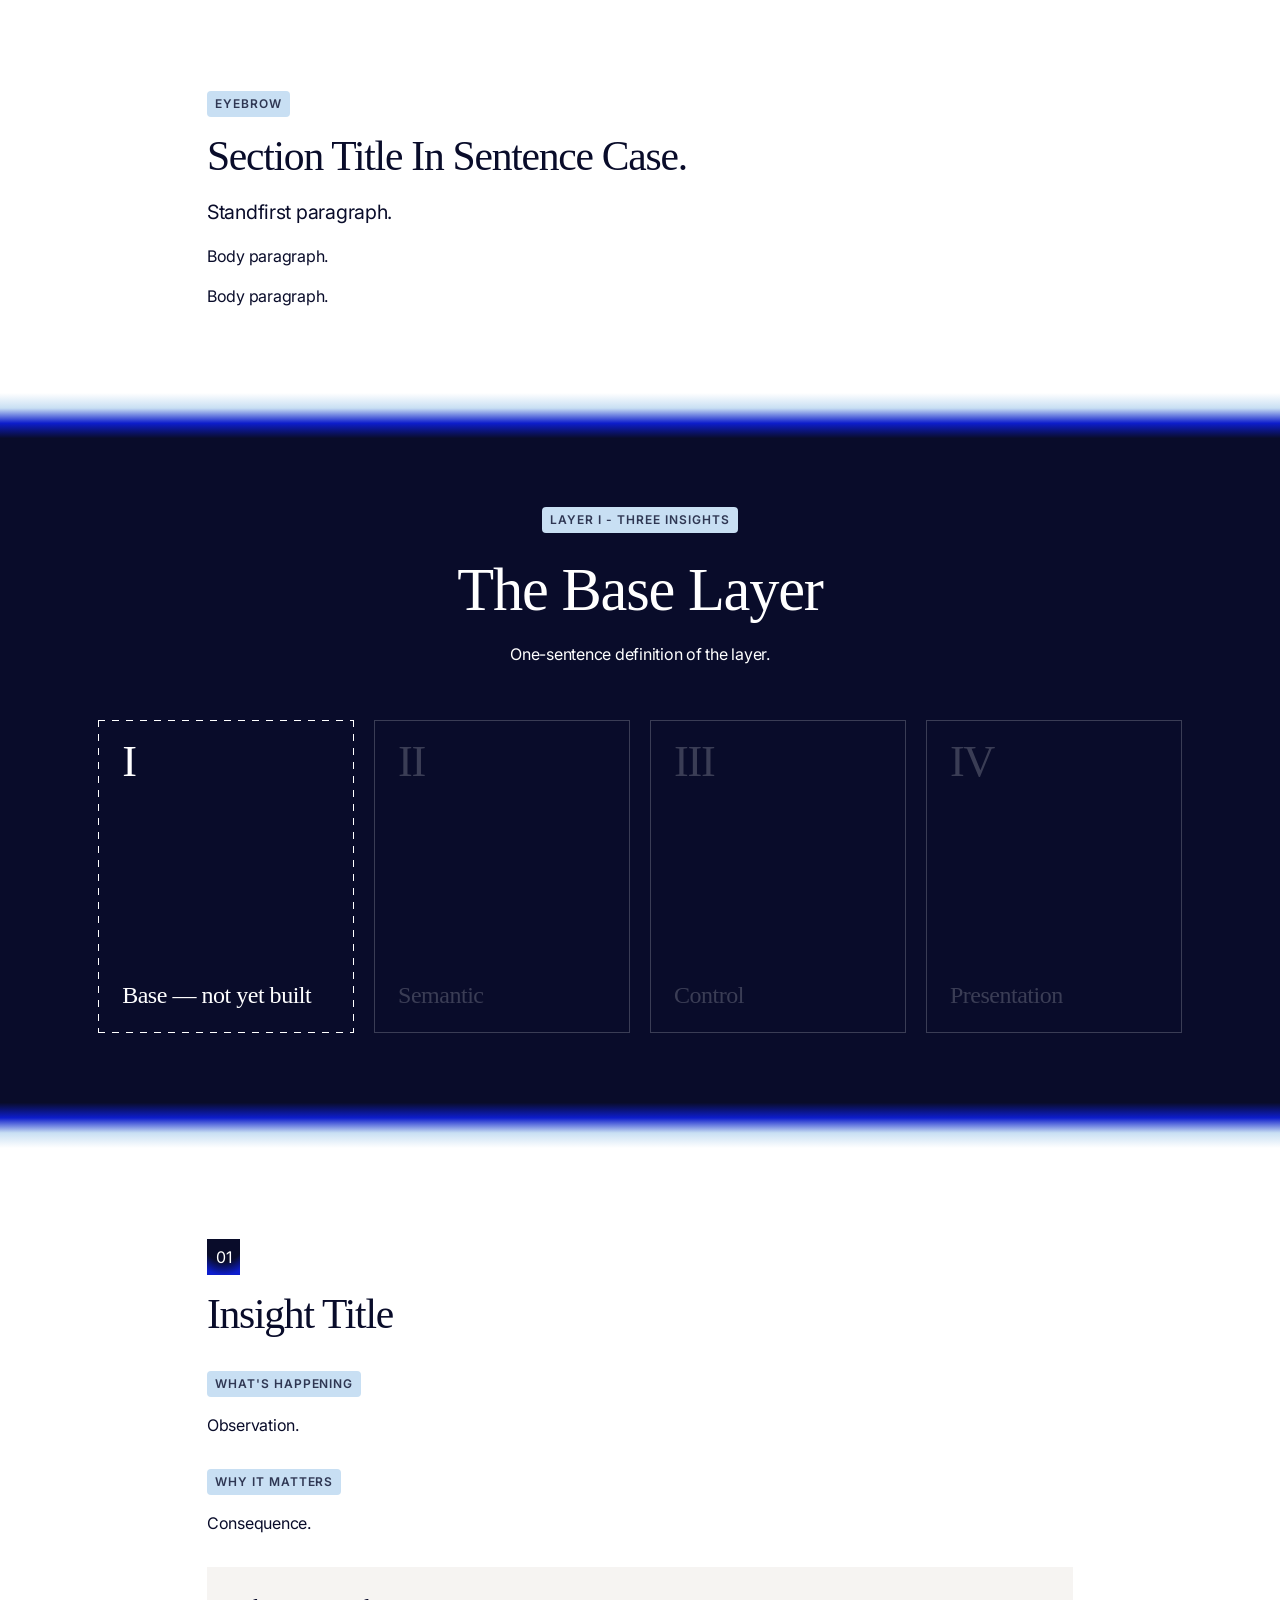
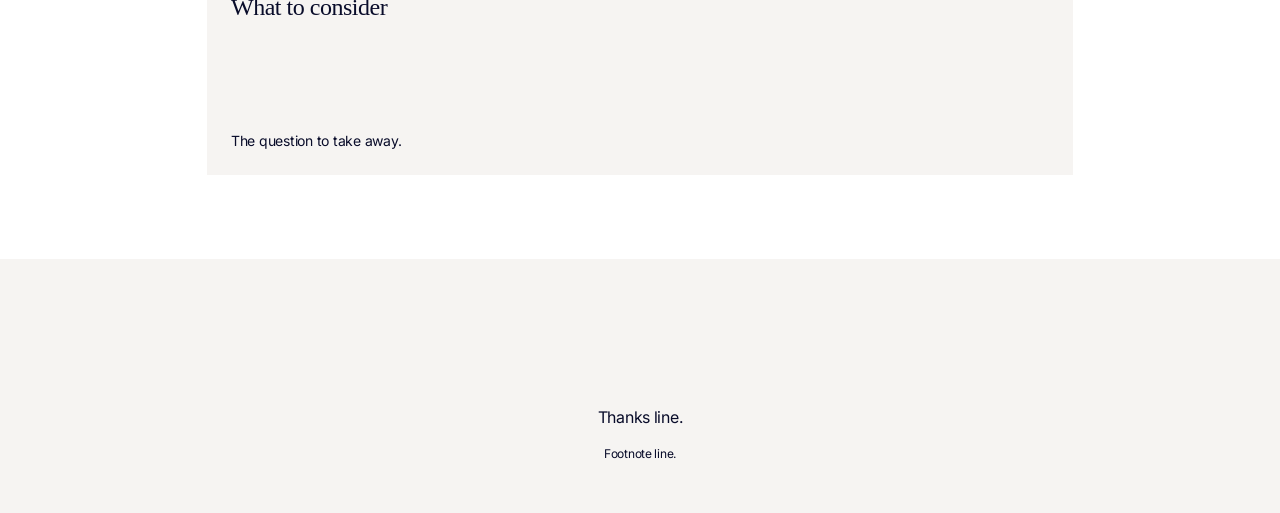
<file: Components/page-template.html>
<!DOCTYPE html>
<html lang="en">
<head>
<meta charset="utf-8">
<meta name="viewport" content="width=device-width, initial-scale=1">
<title>PAGE TITLE — The Private Markets Forum</title>
<link rel="preconnect" href="https://fonts.googleapis.com">
<link rel="preconnect" href="https://fonts.gstatic.com" crossorigin>
<link rel="preconnect" href="https://api.fontshare.com" crossorigin>
<link href="https://api.fontshare.com/v2/css?f[]=zodiak@400&display=swap" rel="stylesheet">
<link href="https://fonts.googleapis.com/css2?family=Inter:wght@400;500;600&display=swap" rel="stylesheet">
<link rel="stylesheet" href="../Brand%20Foundations/brand.css">
</head>
<body>

<!-- 1 — logo sprite: paste the <symbol id="pmf-logo"> block here once -->
<svg width="0" height="0" style="position:absolute" aria-hidden="true"><!-- SYMBOL --></svg>

<!-- 2 — nav: one <a> per section id, in reading order -->
<header class="nav" id="site-nav">
  <div class="nav__inner">
    <a class="nav__logo" href="#top" aria-label="The Private Markets Forum — back to top">
      <svg viewBox="0 0 191 34" fill="none" aria-hidden="true"><use href="#pmf-logo"/></svg>
    </a>
    <nav class="nav__links" aria-label="Sections">
      <a class="nav__link" href="#summary">Summary</a>
      <a class="nav__link" href="#base">Base</a>
    </nav>
    <button class="nav__toggle" type="button" aria-expanded="false" aria-controls="nav-panel" aria-label="Open menu">
      <span class="nav__bar"></span><span class="nav__bar"></span><span class="nav__bar"></span>
    </button>
  </div>
  <div class="nav__panel" id="nav-panel">
    <div class="nav__panel-inner">
      <nav class="nav__links nav__links--stacked" aria-label="Sections">
        <a class="nav__link" href="#summary">Summary</a>
        <a class="nav__link" href="#base">Base</a>
      </nav>
    </div>
  </div>
</header>

<main>

  <!-- 3 — NARRATIVE (general idea) → white plate, prose column -->
  <section class="intro" id="summary">
    <div class="intro__content">
      <span class="pill pill--ice pill--md">Eyebrow</span>
      <h2 class="intro__title">Section title in sentence case.</h2>
      <div class="intro__body-group">
        <p class="intro__lead">Standfirst paragraph.</p>
        <div class="intro__body">
          <p>Body paragraph.</p>
          <p>Body paragraph.</p>
        </div>
      </div>
    </div>
  </section>

  <!-- 4 — LAYER DIVIDER (insight) → edge-lit plate + box highlights -->
  <section class="layer" id="base">
    <div class="layer__inner">
      <div class="layer__heading-group">
        <span class="pill pill--ice pill--md">Layer I - Three insights</span>
        <div class="layer__heading">
          <h2 class="layer__title">The base layer</h2>
          <p class="layer__subtitle">One-sentence definition of the layer.</p>
        </div>
      </div>
      <ol class="stack__list">
        <li class="stack__item stack__item--pending"><span class="stack__index">I</span><span class="stack__label">Base — not yet built</span></li>
        <li class="stack__item stack__item--muted"><span class="stack__index">II</span><span class="stack__label">Semantic</span></li>
        <li class="stack__item stack__item--muted"><span class="stack__index">III</span><span class="stack__label">Control</span></li>
        <li class="stack__item stack__item--muted"><span class="stack__index">IV</span><span class="stack__label">Presentation</span></li>
      </ol>
    </div>
  </section>

  <!-- 5 — INSIGHTS → white plate, numbered articles, callout per point -->
  <section class="insights">
    <article class="insight">
      <header class="insight__header">
        <span class="insight__number">01</span>
        <h2 class="insight__title">Insight title</h2>
      </header>
      <div class="insight__block">
        <span class="pill pill--ice pill--md">What's happening</span>
        <p>Observation.</p>
      </div>
      <div class="insight__block">
        <span class="pill pill--ice pill--md">Why it matters</span>
        <p>Consequence.</p>
      </div>
      <aside class="insight__aside">
        <span class="insight__aside-label">What to consider</span>
        <p class="insight__aside-body">The question to take away.</p>
      </aside>
    </article>
  </section>

</main>

<footer class="closing">
  <svg class="closing__logo" viewBox="0 0 191 34" fill="none" role="img" aria-label="The Private Markets Forum"><use href="#pmf-logo"/></svg>
  <div class="closing__thanks">
    <p class="closing__thanks-text">Thanks line.</p>
    <p class="closing__note">Footnote line.</p>
  </div>
</footer>

<script src="../Brand%20Foundations/brand.js"></script>
</body>
</html>
</file>
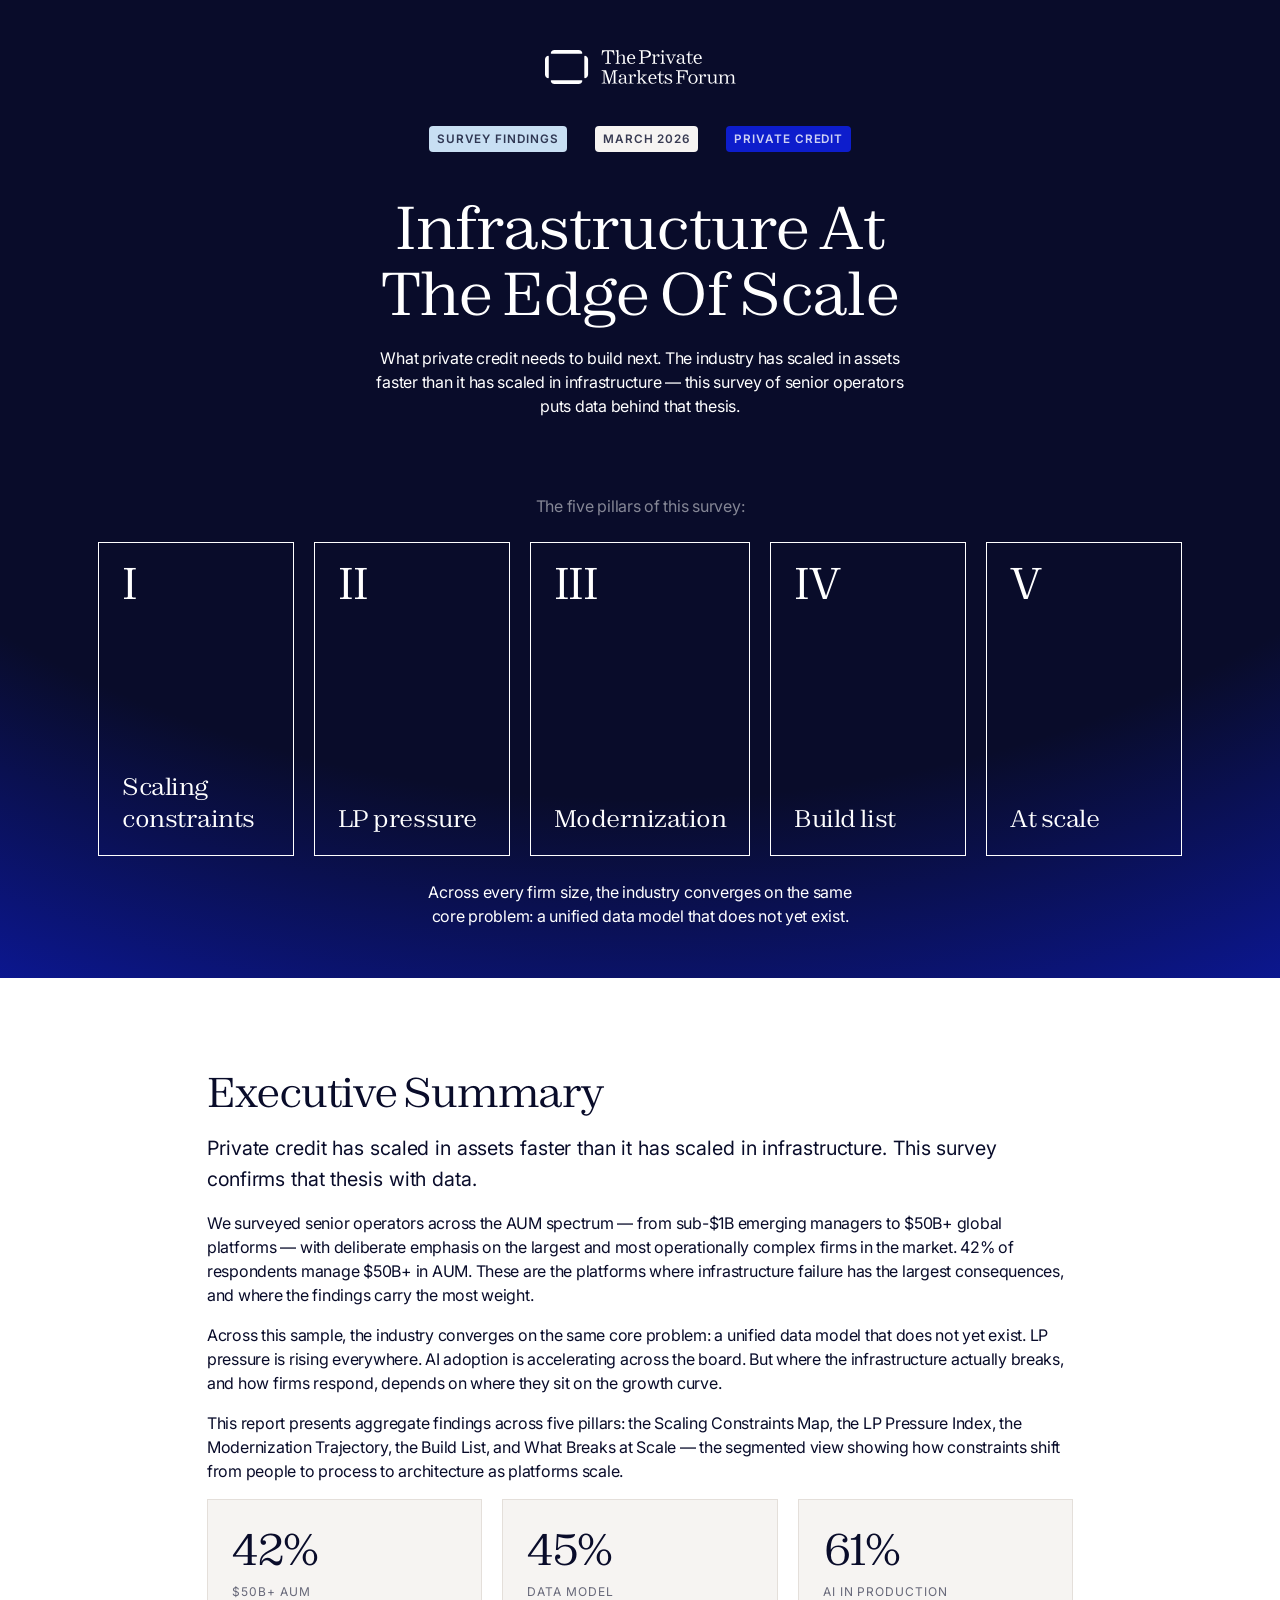
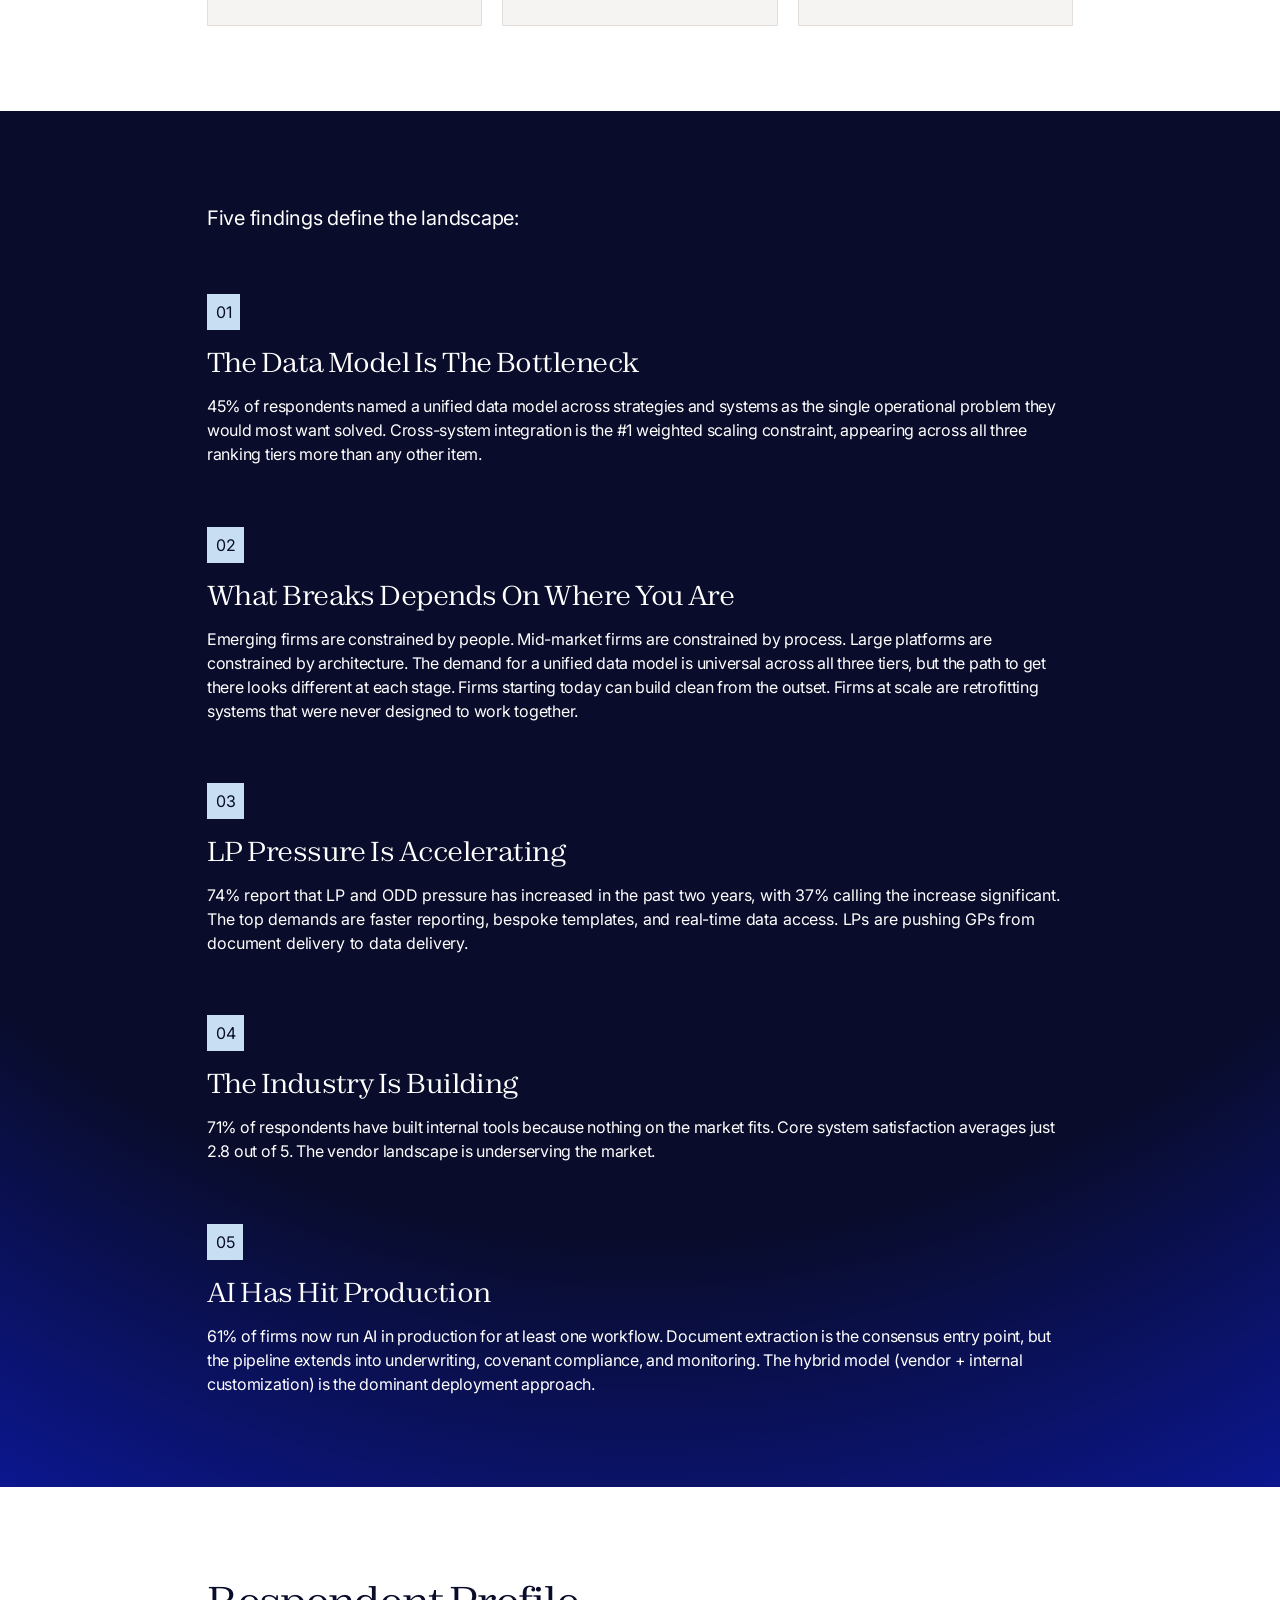
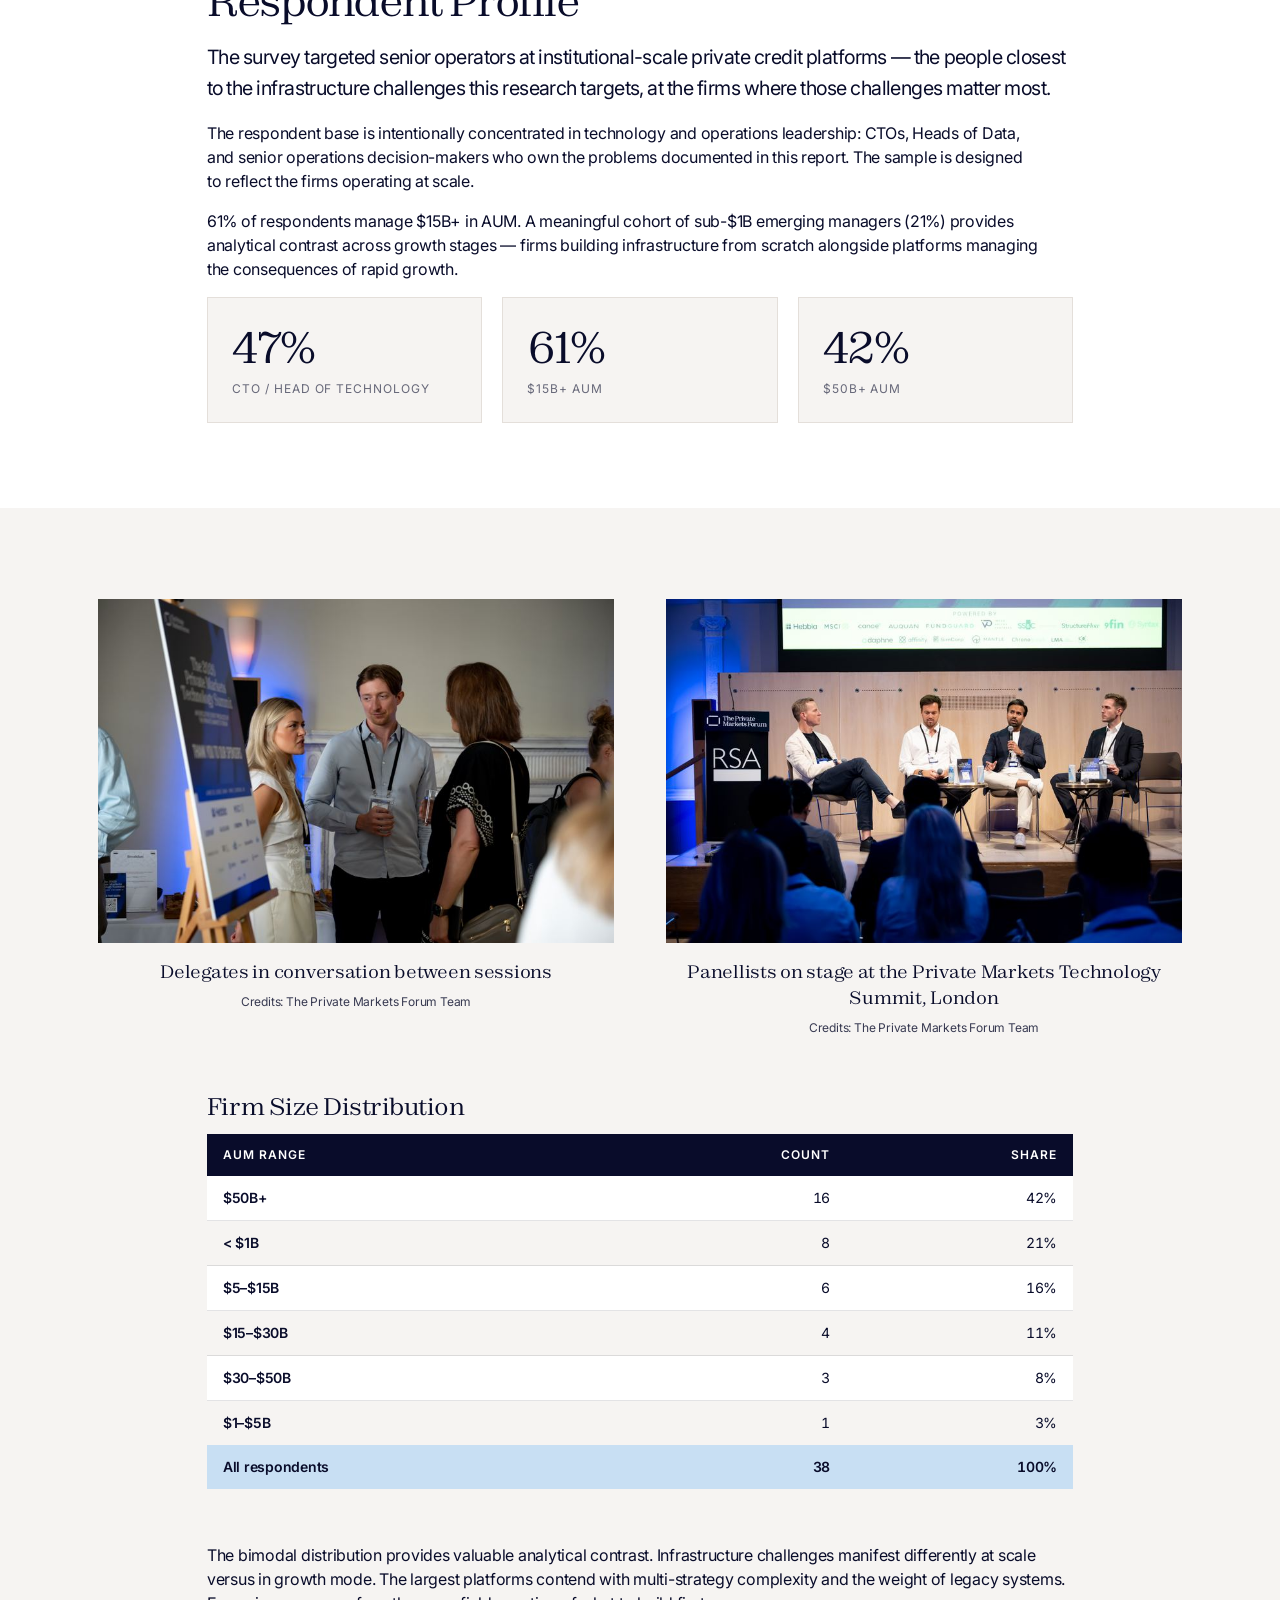
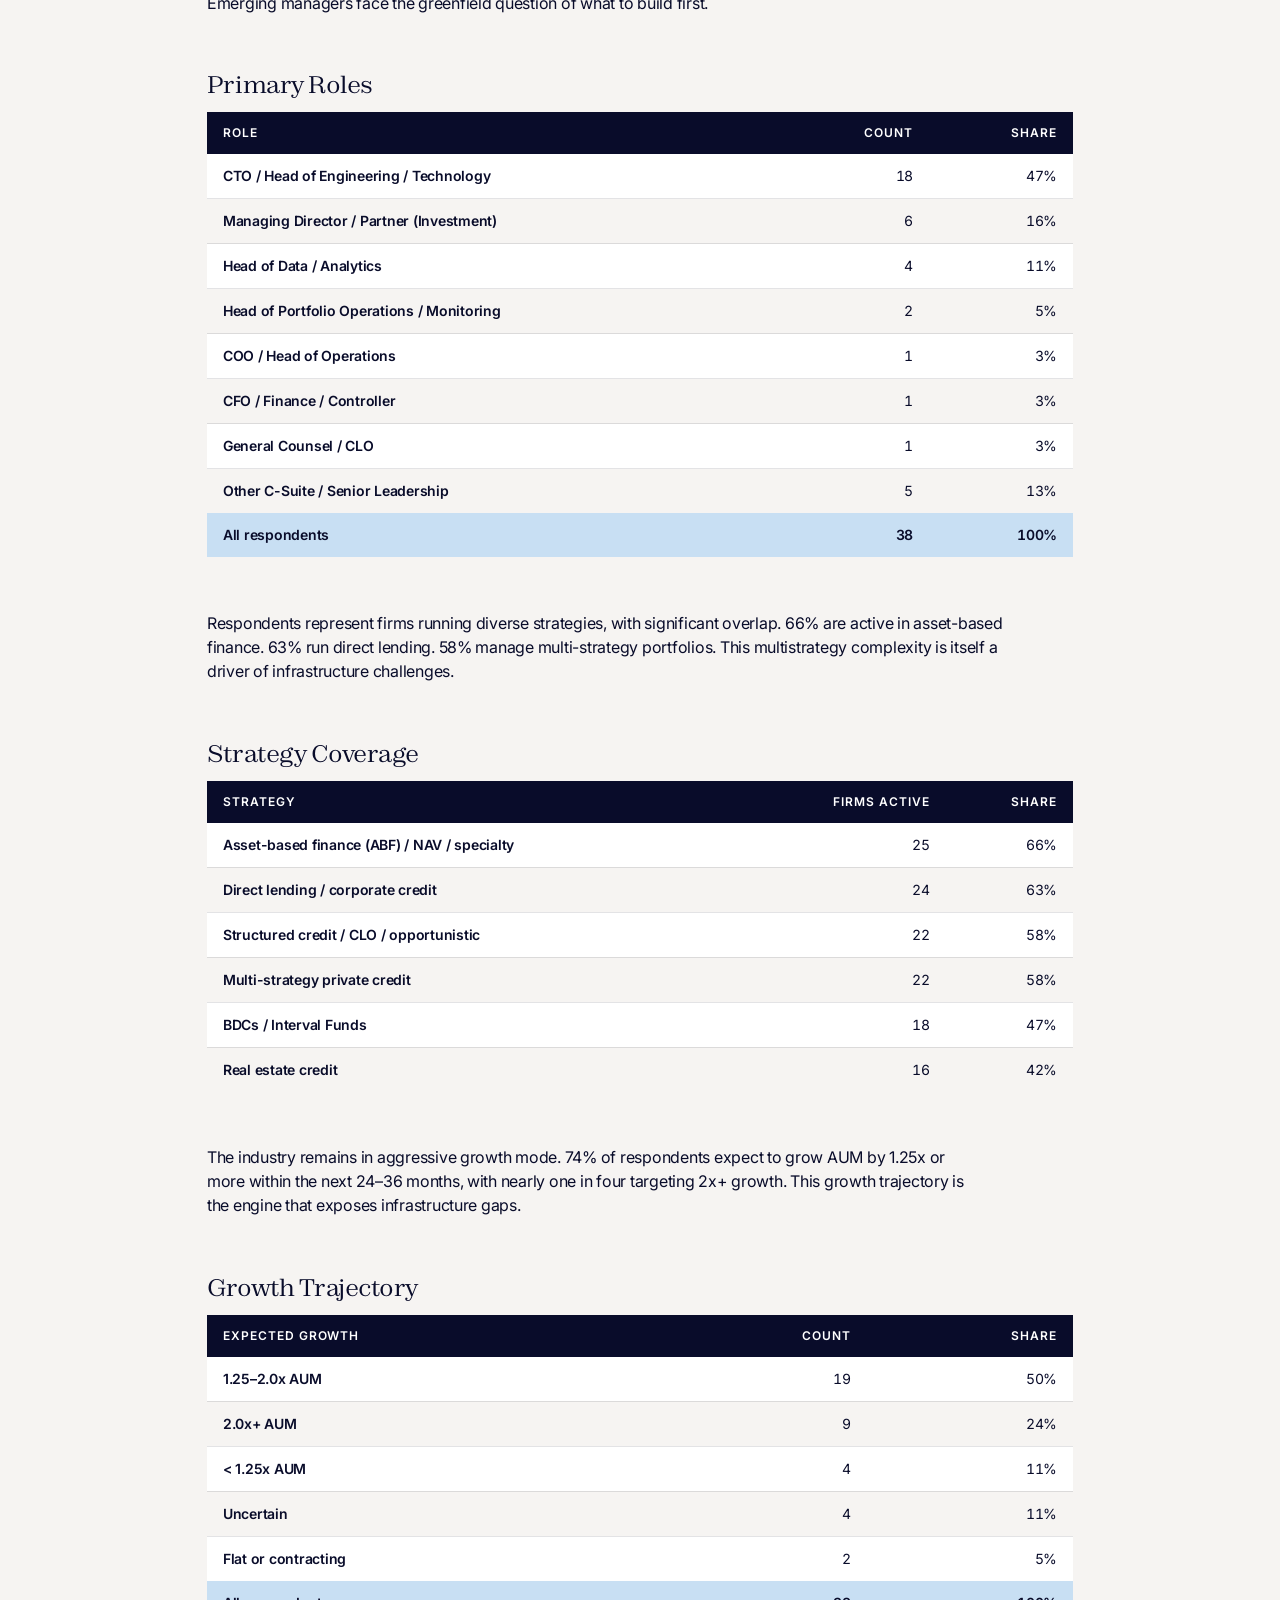
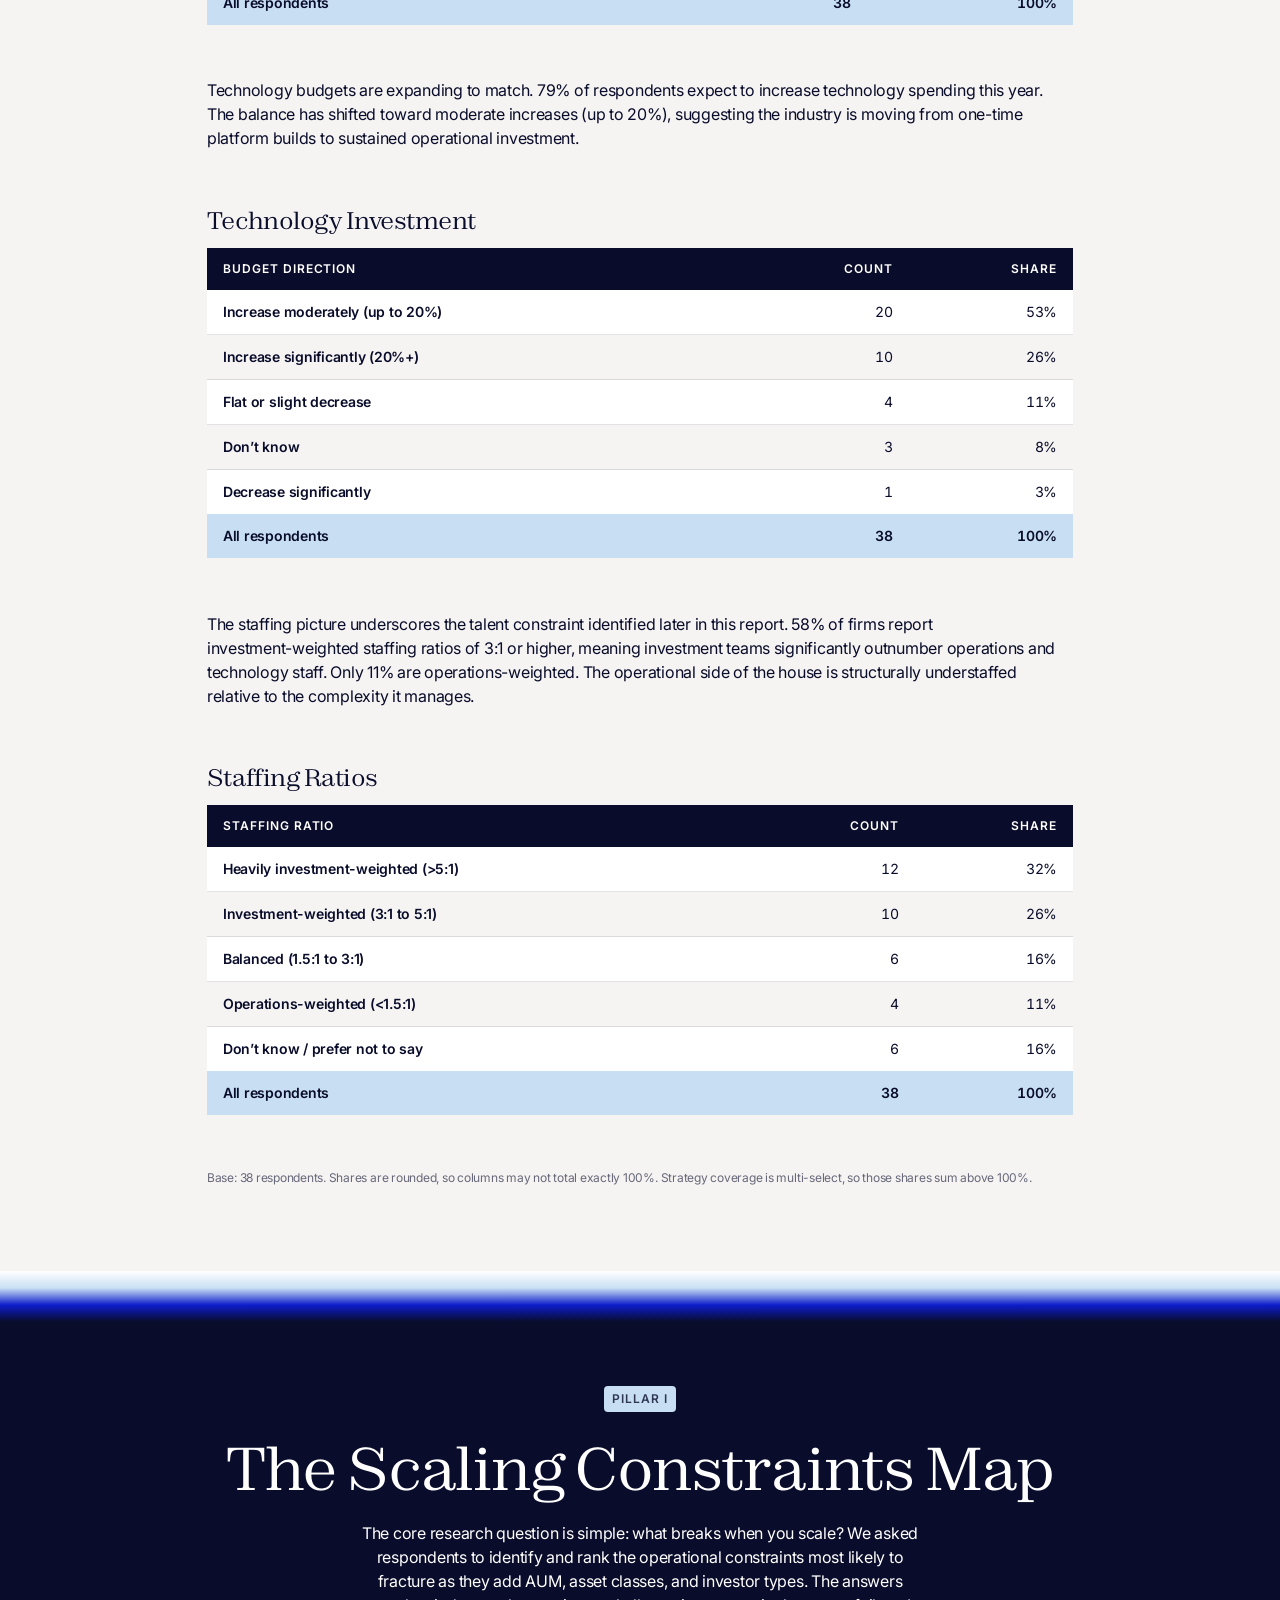
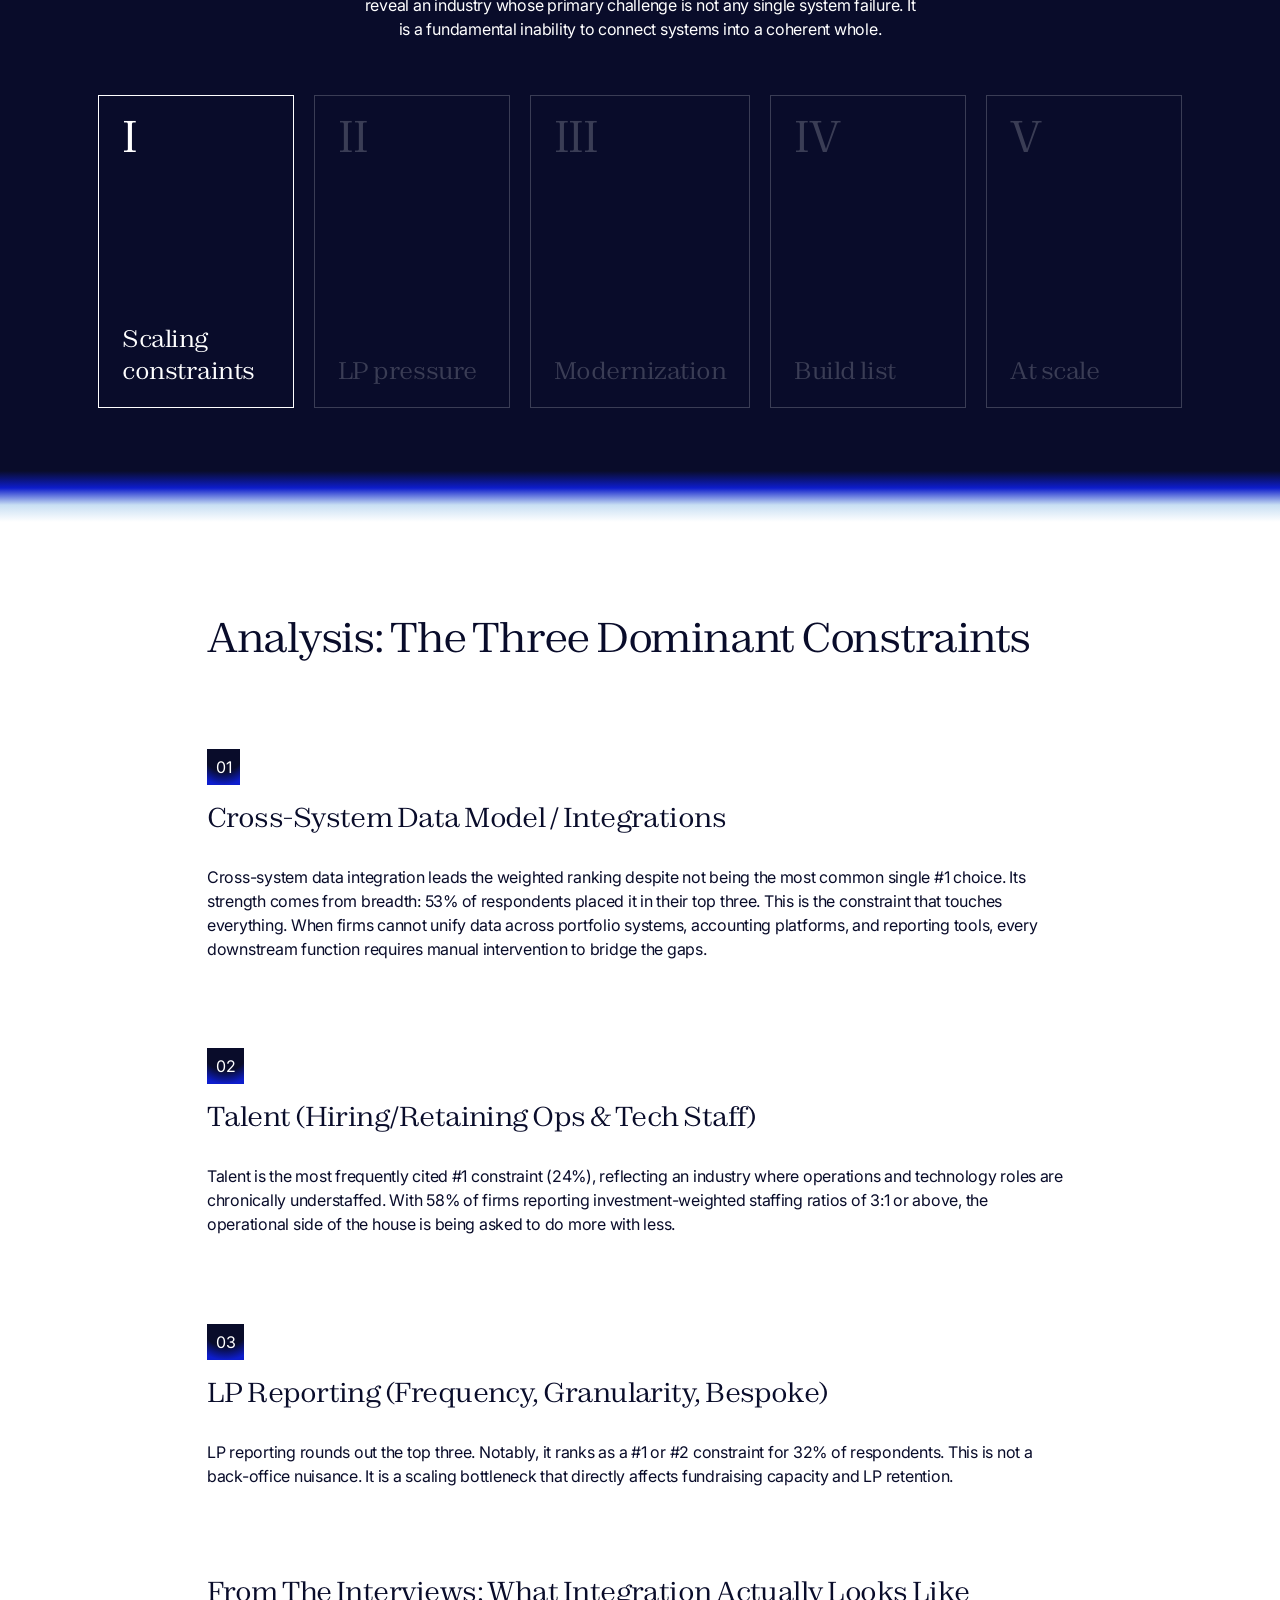
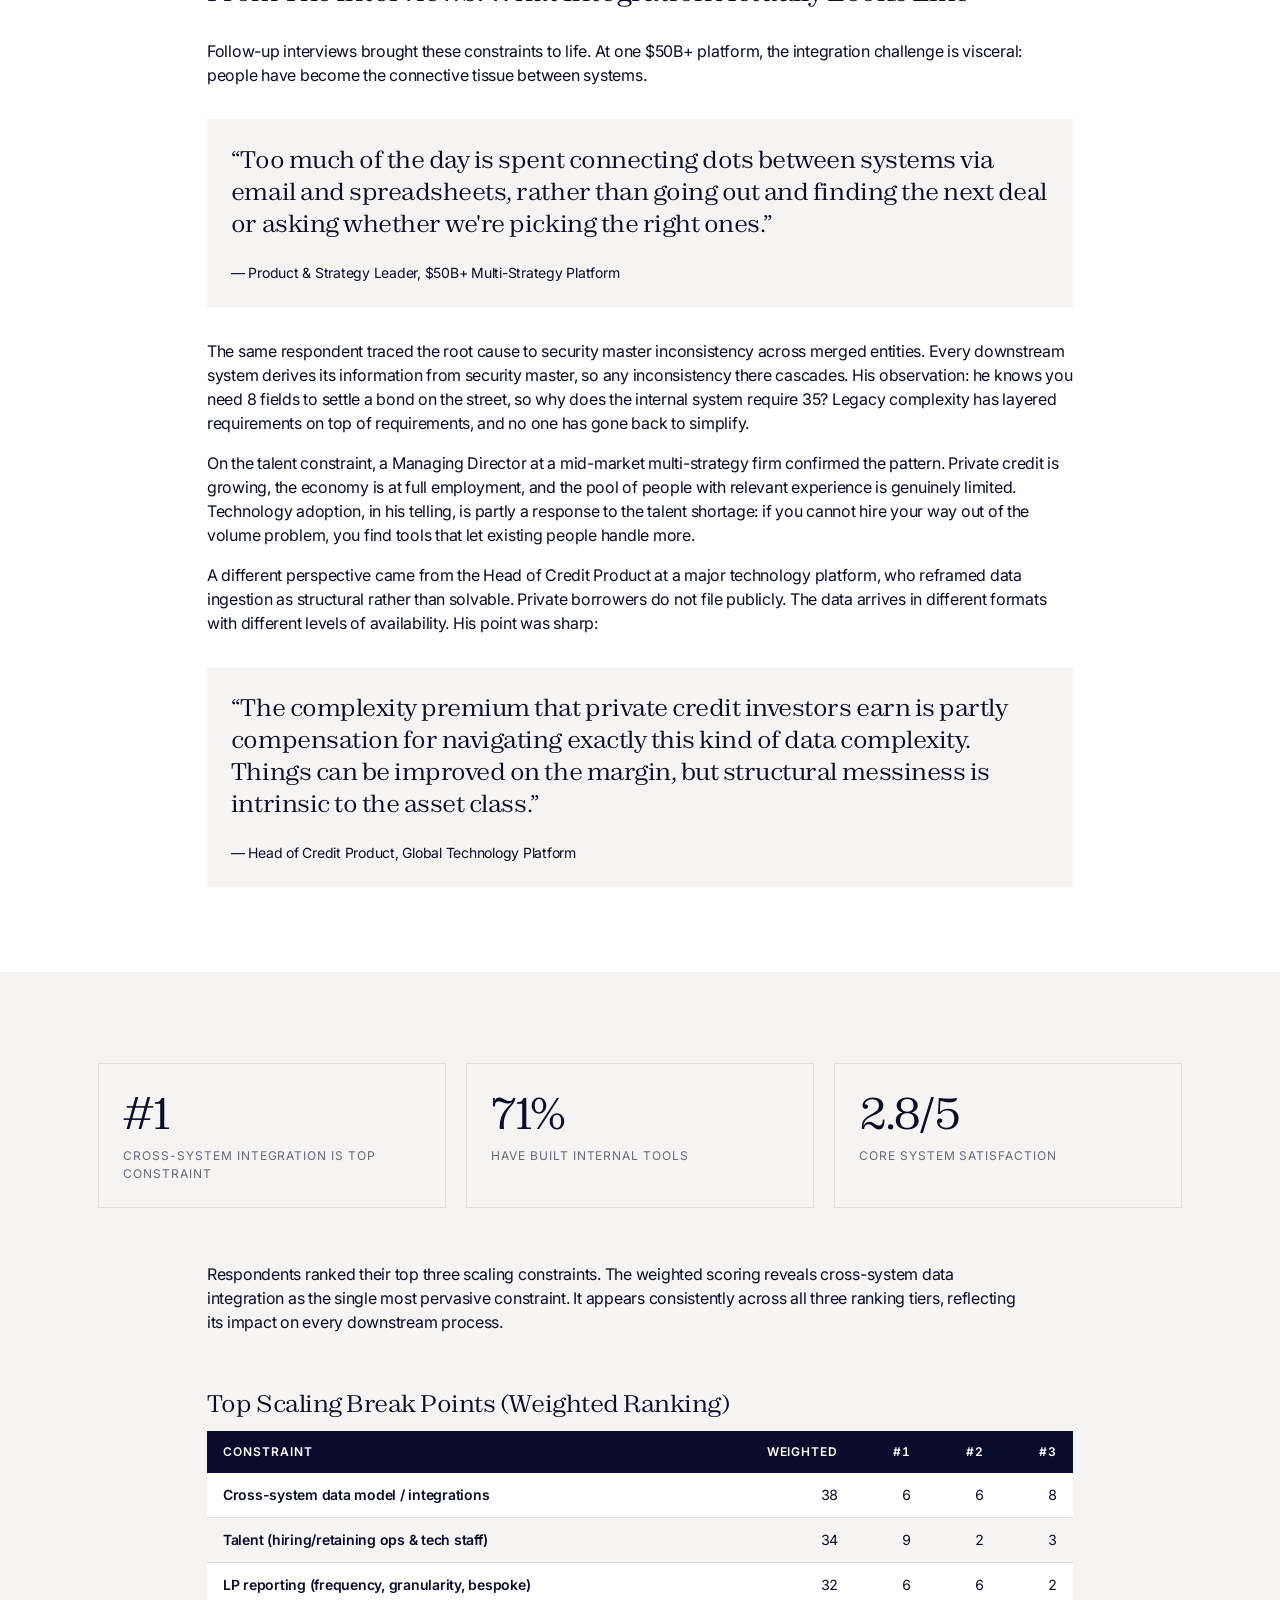
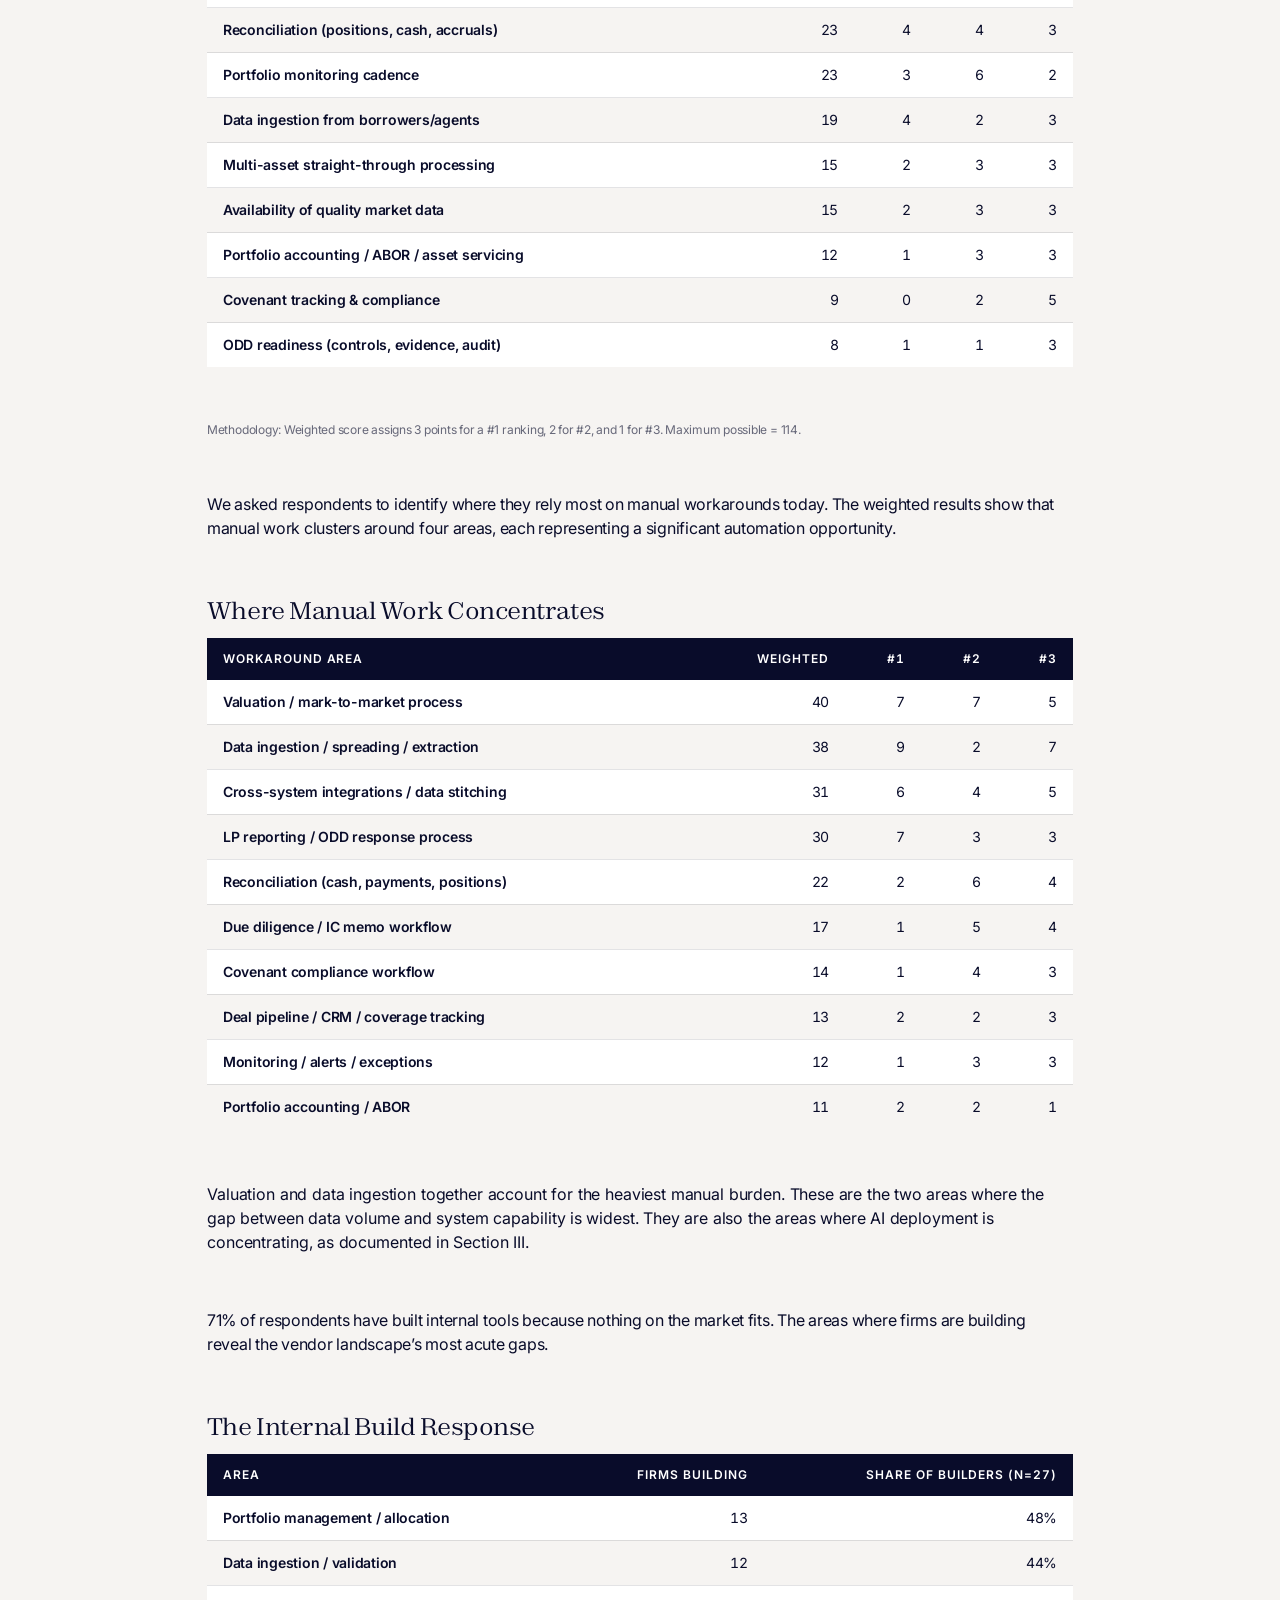
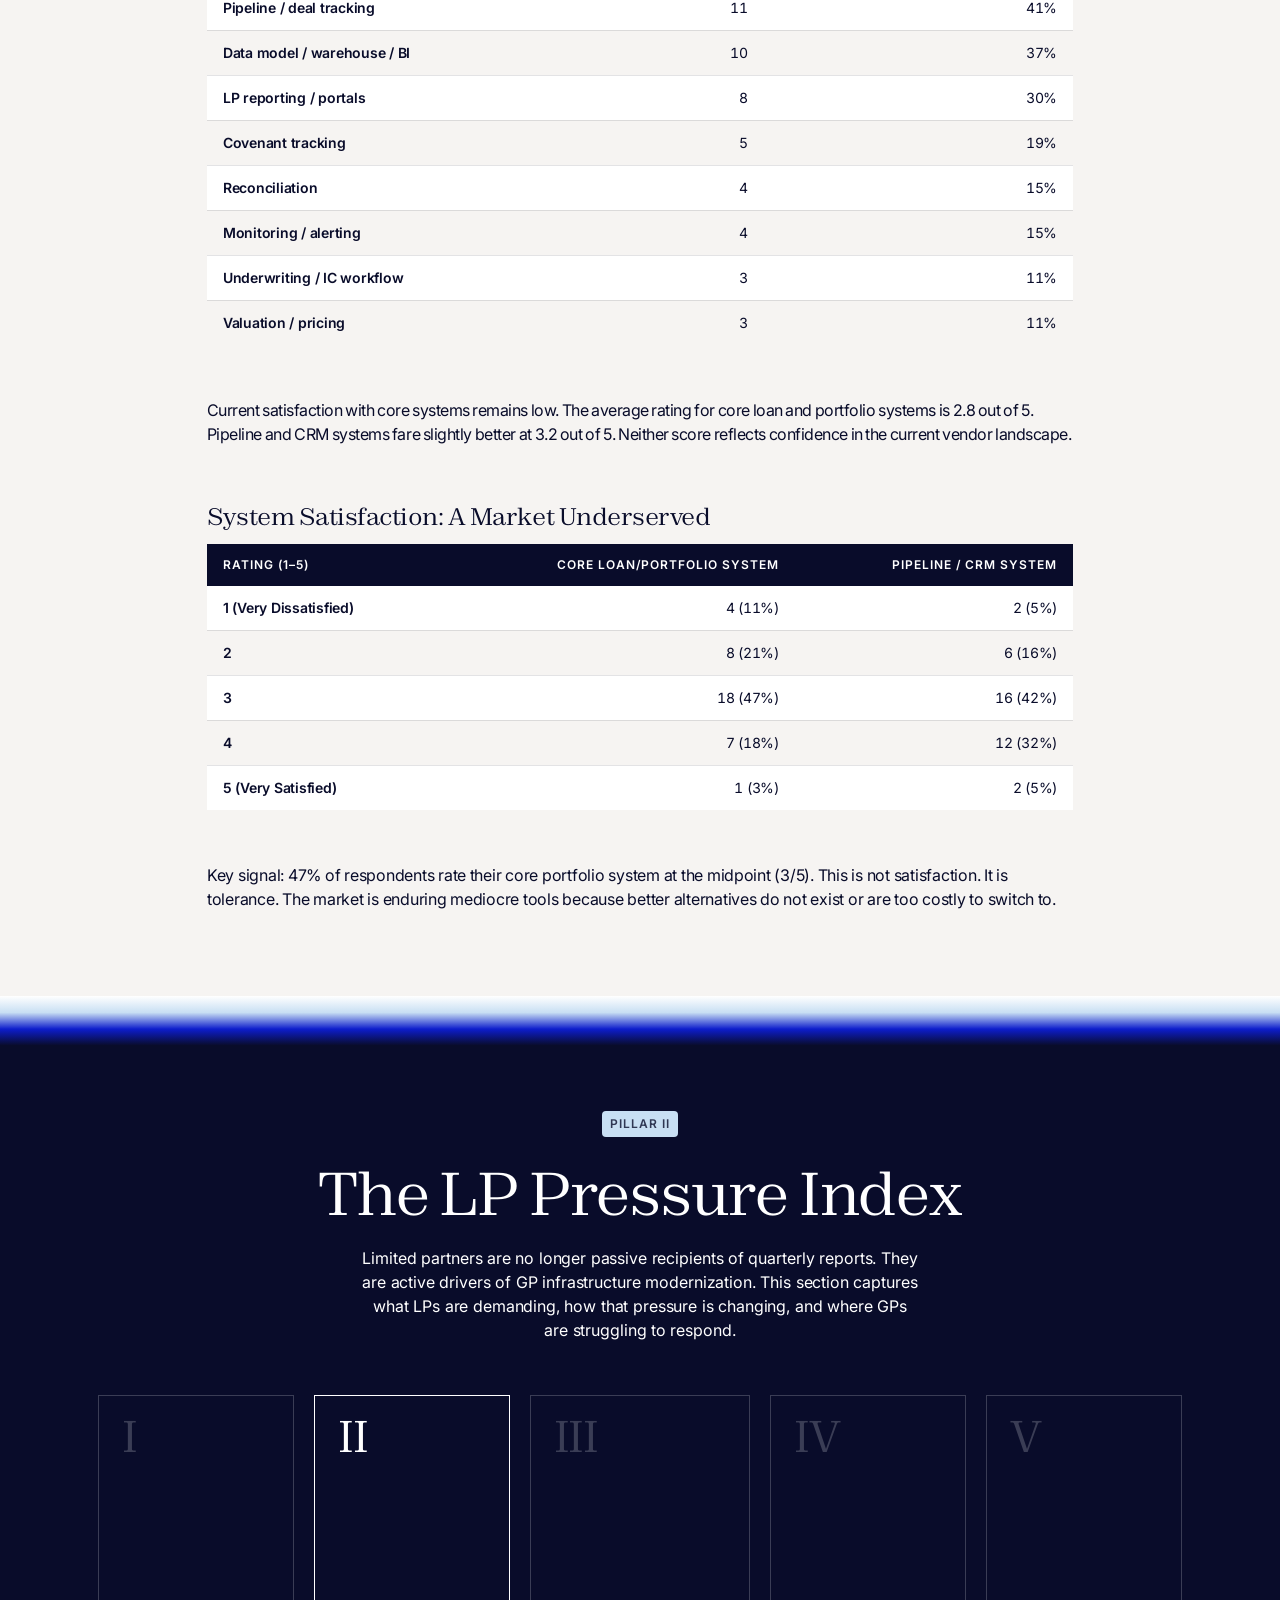
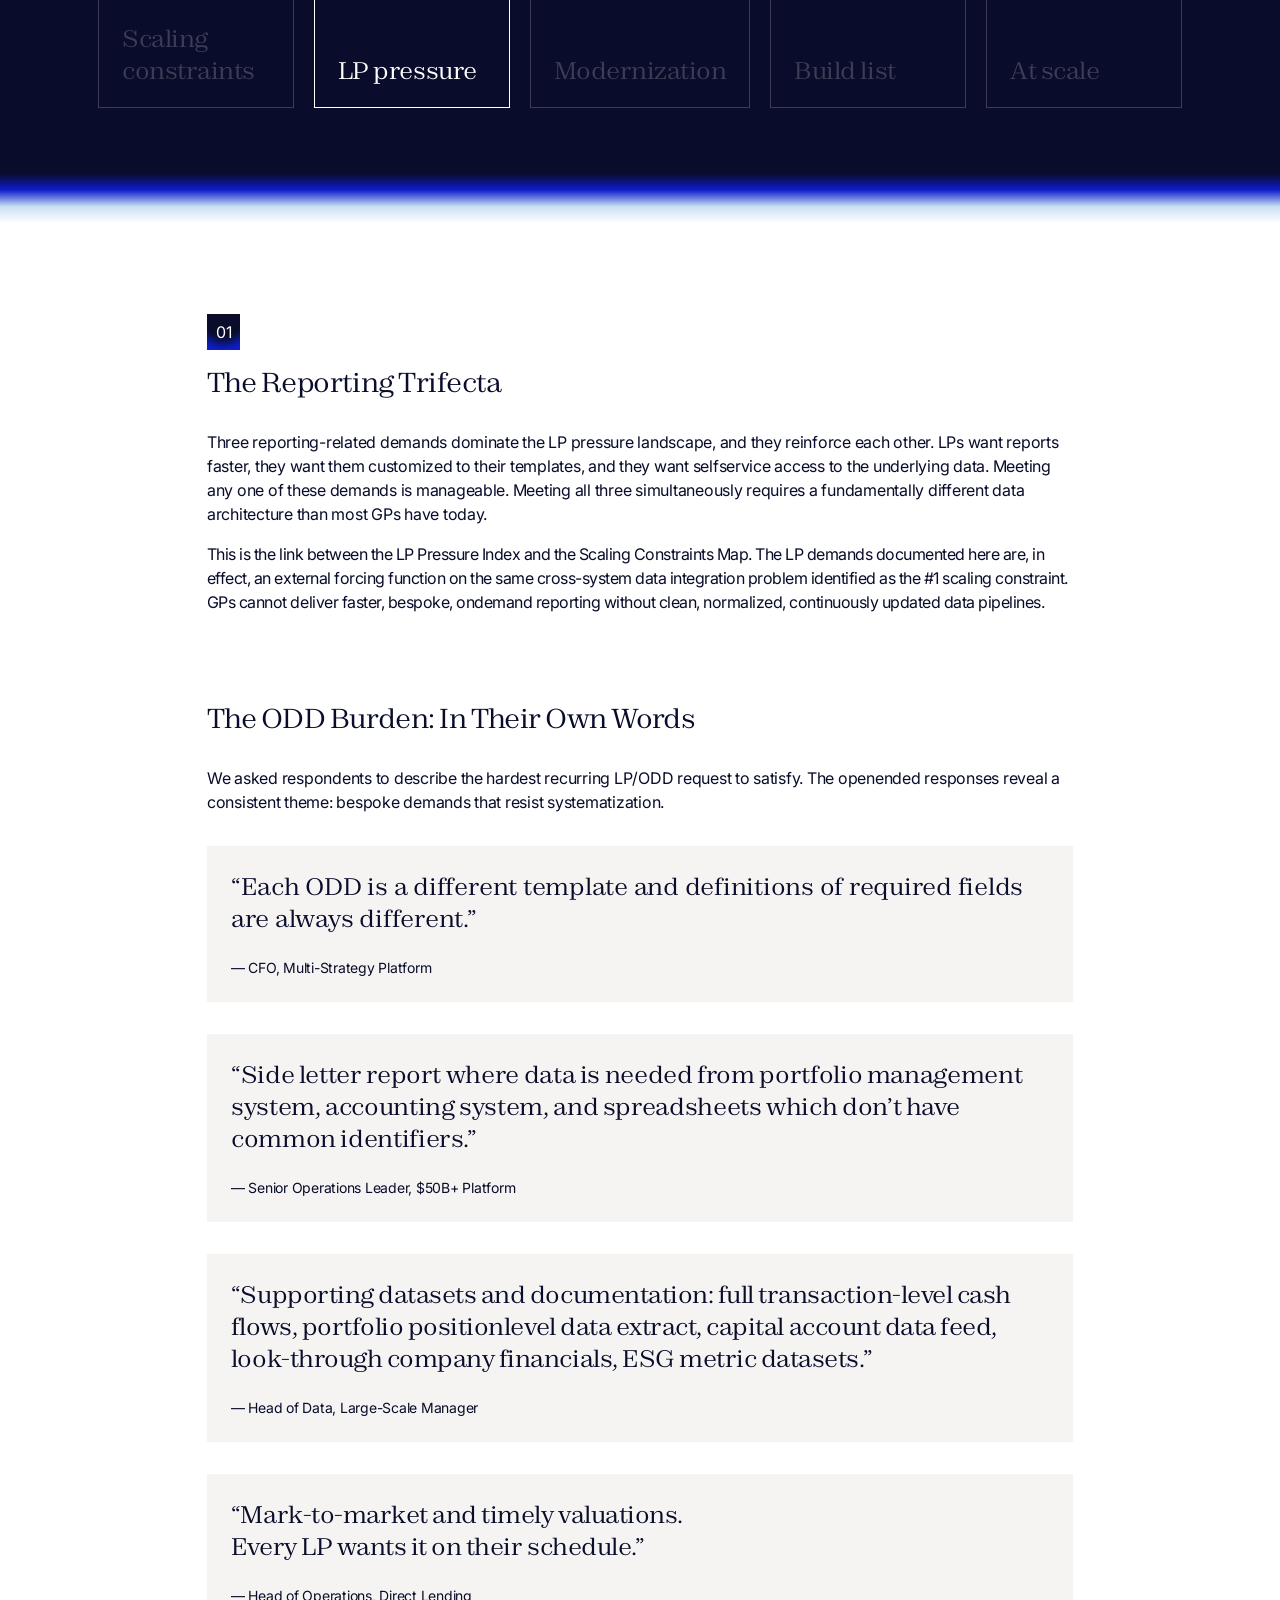
<file: Reports/infrastructure-at-the-edge-of-scale.html>
<!DOCTYPE html>
<html lang="en">
<head>
<meta charset="utf-8">
<meta name="viewport" content="width=device-width, initial-scale=1">
<title>Infrastructure at the edge of scale — The Private Markets Forum</title>
<meta name="description" content="What private credit needs to build next. Private Credit Infrastructure Survey, March 2026.">

<!-- Fonts: self-hosted Zodiak and Inter, the same files as the homepage and the PDF view —
     nothing render-blocking from a third-party origin, cached once for the whole site,
     and they work from file:// and offline. -->
<link rel="stylesheet" href="../Brand%20Foundations/fonts.css">

<!-- the system, unforked -->
<link rel="stylesheet" href="../Brand%20Foundations/brand.css">
</head>
<body>

<!-- logo sprite — referenced by the nav, the hero and the colophon -->
<svg width="0" height="0" style="position:absolute" aria-hidden="true"><symbol id="pmf-logo" viewBox="0 0 191 34">
    <path d="M36.684 30.1912C37.0959 30.1915 37.4379 30.5291 37.3574 30.9331C37.0127 32.6619 35.4866 33.9645 33.6566 33.9649H9.43554C7.60527 33.9649 6.07878 32.6621 5.73405 30.9331C5.65351 30.5289 5.99602 30.1912 6.40818 30.1912H36.684ZM3.03319 5.73405C3.43717 5.65389 3.77436 5.99547 3.77436 6.40745V27.5582C3.77421 27.97 3.43703 28.3116 3.03319 28.2315C1.30424 27.887 0.000246846 26.361 0 24.5308V9.43481C8.55901e-05 7.60448 1.30413 6.07862 3.03319 5.73405ZM39.317 6.40745C39.317 5.99529 39.6547 5.6535 40.0589 5.73405C41.7877 6.07886 43.0906 7.6047 43.0907 9.43481V24.5308C43.0904 26.3608 41.7876 27.8868 40.0589 28.2315C39.6548 28.3121 39.3172 27.9702 39.317 27.5582V6.40745ZM33.6566 0C35.4867 0.000327397 37.0128 1.30359 37.3574 3.03246C37.4377 3.43639 37.0958 3.77412 36.684 3.77436H6.40818C5.99608 3.77436 5.65362 3.4366 5.73405 3.03246C6.07863 1.30334 7.60513 2.66903e-08 9.43554 0H33.6566Z" fill="currentColor"/>
    <path d="M187.627 31.9077V27.614C187.627 26.2131 187.499 25.2488 185.935 25.2488C184.879 25.2488 183.842 25.7582 182.896 27.2501C182.896 27.3774 182.896 27.4866 182.896 27.614V31.9077C182.896 32.6536 183.351 32.9811 183.988 32.9811H184.297V33.6179H179.967V32.9811H180.258C180.913 32.9811 181.35 32.6536 181.35 31.9077V27.614C181.35 26.2131 181.223 25.2488 179.658 25.2488C178.603 25.2488 177.566 25.7582 176.601 27.2865V31.9077C176.601 32.6536 177.038 32.9811 177.693 32.9811H178.002V33.6179H173.654V32.9811H173.963C174.6 32.9811 175.055 32.6536 175.055 31.9077V26.2313C175.055 25.4853 174.6 25.1578 173.963 25.1578H173.654V24.5211H176.601V26.5587C177.475 25.2488 178.694 24.3391 180.258 24.3391C181.859 24.3391 182.605 25.0851 182.824 26.5405C183.697 25.2852 185.007 24.3391 186.553 24.3391C188.5 24.3391 189.173 25.4489 189.173 27.614V31.9077C189.173 32.6536 189.628 32.9811 190.265 32.9811H190.574V33.6179H186.244V32.9811H186.553C187.19 32.9811 187.627 32.6536 187.627 31.9077Z" fill="currentColor"/>
    <path d="M168.413 24.5211H171.343V31.9077C171.343 32.6536 171.779 32.9811 172.434 32.9811H172.744V33.6179H169.796V31.5802C168.923 32.8719 167.813 33.7816 166.194 33.7816C164.52 33.7816 163.483 32.781 163.483 30.7797V26.2313C163.483 25.4853 163.028 25.1579 162.391 25.1579H162.082V24.5211H165.029V30.7797C165.029 32.126 165.466 32.8719 166.74 32.8719C167.831 32.8719 168.832 32.3807 169.796 30.8525V26.0675C169.742 25.4308 169.305 25.1579 168.705 25.1579H168.413V24.5211Z" fill="currentColor"/>
    <path d="M159.06 25.6854C159.06 25.4125 159.151 25.176 159.315 24.9759C157.859 24.9759 157.168 26.0129 156.531 27.1955V31.9076C156.531 32.6536 156.968 32.981 157.623 32.981H158.66V33.6178H153.584V32.981H153.893C154.53 32.981 154.985 32.6536 154.985 31.9076V26.2312C154.985 25.4853 154.53 25.1578 153.893 25.1578H153.584V24.521H156.531V27.1955V26.4677C157.405 24.8849 158.514 24.1572 159.406 24.1572C160.679 24.1572 161.244 24.8485 161.244 25.6854C161.244 26.2858 160.752 26.777 160.152 26.777C159.551 26.777 159.06 26.2858 159.06 25.6854Z" fill="currentColor"/>
    <path d="M148.001 24.2118C150.767 24.2118 152.641 26.1404 152.641 29.1059C152.641 32.0715 150.767 34 148.001 34C145.218 34 143.362 32.0715 143.362 29.1059C143.362 26.1404 145.218 24.2118 148.001 24.2118ZM145.09 29.1059C145.09 31.6166 146.2 33.3632 148.001 33.3632C149.803 33.3632 150.912 31.6166 150.912 29.1059C150.912 26.577 149.803 24.8486 148.001 24.8486C146.2 24.8486 145.09 26.577 145.09 29.1059Z" fill="currentColor"/>
    <path d="M134.666 27.1774V31.9077C134.666 32.6536 135.121 32.9811 135.757 32.9811H136.667V33.6179H131.009V32.9811H131.918C132.555 32.9811 132.992 32.6536 132.992 31.9077V21.9558C132.992 21.2099 132.555 20.8824 131.918 20.8824H131.009V20.2456H142.744L142.926 25.1215H142.198C142.016 21.9558 141.015 21.1553 138.432 21.1553H134.666V26.2677H137.14C138.068 26.2677 138.541 25.831 138.541 24.703V23.7388H139.269V29.6881H138.541V28.7238C138.541 27.614 138.068 27.1774 137.14 27.1774H134.666Z" fill="currentColor"/>
    <path d="M126.029 27.4138C125.556 25.9765 124.719 24.703 122.973 24.703C122.063 24.703 121.226 25.267 121.226 26.2312C121.226 28.9603 127.266 28.2325 127.266 31.2709C127.266 33.1266 125.465 33.9817 123.919 33.9817C122.281 33.9817 120.99 33.072 120.99 33.072L120.153 33.9089H119.698V30.252H120.153L120.189 30.3794C120.626 31.7075 121.863 33.4359 123.81 33.4359C125.029 33.4359 125.811 32.7081 125.811 31.7257C125.811 29.1786 119.771 30.1792 119.771 26.4495C119.771 24.9031 121.153 24.1572 122.736 24.1572C124.374 24.1572 125.393 24.8485 125.393 24.8485L126.084 24.2481H126.502V27.523H126.066L126.029 27.4138Z" fill="currentColor"/>
    <path d="M118.937 30.9617C118.937 32.6355 118.136 33.8909 116.535 33.8909C114.898 33.8909 114.024 32.6901 114.024 31.3256V25.2489H112.332V24.5212C114.006 24.5212 114.916 22.6108 114.916 21.2281H115.571V24.5212H118.937V25.2489H115.571V31.3256C115.571 32.5081 115.898 33.1631 116.972 33.1631C118.045 33.1631 118.482 32.0351 118.482 30.9617H118.937Z" fill="currentColor"/>
    <path d="M111.637 28.9603H105.105C105.16 30.9434 105.742 33.072 108.126 33.072C109.344 33.072 110.382 32.4898 111.109 31.6711L111.51 32.0896C110.673 32.981 109.545 33.7998 107.816 33.7998C104.832 33.7998 103.377 31.1799 103.377 28.6692C103.377 26.2312 104.905 24.1572 107.834 24.1572C110.654 24.1572 111.637 26.6315 111.637 28.9603ZM107.834 24.8849C106.051 24.8849 105.233 26.5769 105.124 28.2325H109.254C109.708 28.2325 109.781 27.9778 109.781 27.6321C109.781 26.3222 109.344 24.8849 107.834 24.8849Z" fill="currentColor"/>
    <path d="M98.9707 26.2859L97.0785 27.9961L100.153 31.7804C100.717 32.4717 101.481 33.0175 102.136 33.0175H102.427V33.6179H97.8609V32.9811H98.1702C98.6614 32.9811 98.8797 32.5263 98.5158 32.0533L96.0051 28.9786L94.8225 30.052V31.9077C94.8225 32.6537 95.2774 32.9811 95.9141 32.9811H96.2234V33.6179H91.8752V32.9811H92.1844C92.8394 32.9811 93.2761 32.6537 93.2761 31.9077V21.9376C93.2761 21.1553 92.4574 21.0643 91.7842 21.0643V20.4276L94.5496 19.9181H94.8225V29.0877L97.9518 26.2313C98.7523 25.5036 98.6614 25.1579 97.6971 25.1579H97.0603V24.5211H101.736V25.1579H101.409C100.408 25.1579 99.9531 25.3762 98.9707 26.2859Z" fill="currentColor"/>
    <path d="M88.9447 25.6854C88.9447 25.4125 89.0357 25.176 89.1994 24.9759C87.7439 24.9759 87.0526 26.0129 86.4158 27.1955V31.9076C86.4158 32.6536 86.8524 32.981 87.5074 32.981H88.5445V33.6178H83.4684V32.981H83.7777C84.4145 32.981 84.8693 32.6536 84.8693 31.9076V26.2312C84.8693 25.4853 84.4145 25.1578 83.7777 25.1578H83.4684V24.521H86.4158V27.1955V26.4677C87.2891 24.8849 88.3989 24.1572 89.2904 24.1572C90.5639 24.1572 91.1279 24.8485 91.1279 25.6854C91.1279 26.2858 90.6367 26.777 90.0363 26.777C89.4359 26.777 88.9447 26.2858 88.9447 25.6854Z" fill="currentColor"/>
    <path d="M74.207 26.2676C74.2252 24.703 76.2265 24.1572 77.4637 24.1572C79.3922 24.1572 81.0842 25.0123 81.0842 26.9044V32.035C81.0842 32.6172 81.2116 32.9992 81.721 32.9992C82.0667 32.9992 82.2668 32.8901 82.4851 32.6899L82.7762 33.0902C82.4305 33.4723 81.9029 33.7998 81.248 33.7998C80.4656 33.7998 79.7561 33.2176 79.5741 32.3625C79.0465 33.0174 78.1187 33.7998 76.7723 33.7998C74.8256 33.7998 73.5339 32.6718 73.5339 31.1799C73.5339 29.1422 75.3168 28.4326 77.5546 28.4326C78.1914 28.4326 78.8646 28.4872 79.5378 28.5964V27.1773C79.5378 25.74 79.1921 24.7939 77.4091 24.7939C76.5176 24.7939 75.99 24.9759 75.6807 25.2488C76.0992 25.3943 76.3903 25.7946 76.3903 26.2676C76.3903 26.868 75.899 27.3592 75.2986 27.3592C74.6983 27.3592 74.207 26.868 74.207 26.2676ZM75.2623 31.2163C75.2623 32.1805 75.9354 32.9629 77.0816 32.9629C78.2824 32.9629 79.0829 32.3625 79.5378 31.8167V29.1422C79.0647 29.0694 78.6281 29.033 78.2278 29.033C76.3903 29.033 75.2623 29.779 75.2623 31.2163Z" fill="currentColor"/>
    <path d="M68.7476 31.9078V21.2827H68.6202L64.5448 33.8909V33.8181L64.5266 33.8909H63.6352L59.6144 21.2827H59.5598V31.7076C59.6326 32.6901 60.2329 32.9812 61.0335 32.9812H61.5611V33.618H56.667V32.9812H57.2128C58.0497 32.9812 58.6501 32.6537 58.6501 31.5439V21.9559C58.6501 21.2099 58.2135 20.8824 57.5767 20.8824H56.667V20.2457H61.088L64.5266 31.0163L68.0016 20.2457H68.7476L69.7664 20.2275H72.4227V20.8824H71.4948C70.8944 20.8824 70.4759 21.1553 70.4214 21.7921V32.0715C70.4759 32.7083 70.8944 32.9812 71.4948 32.9812H72.4227V33.618H66.7463V32.9812H67.6559C68.3109 32.9812 68.7476 32.6537 68.7476 31.9078Z" fill="currentColor"/>
    <path d="M156.831 9.04213H150.299C150.354 11.0252 150.936 13.1539 153.32 13.1539C154.538 13.1539 155.576 12.5717 156.303 11.753L156.704 12.1714C155.867 13.0629 154.739 13.8816 153.01 13.8816C150.026 13.8816 148.571 11.2617 148.571 8.75103C148.571 6.31309 150.099 4.23901 153.028 4.23901C155.848 4.23901 156.831 6.71335 156.831 9.04213ZM153.028 4.96676C151.245 4.96676 150.427 6.65876 150.318 8.31438H154.448C154.902 8.31438 154.975 8.05967 154.975 7.71399C154.975 6.40405 154.538 4.96676 153.028 4.96676Z" fill="currentColor"/>
    <path d="M147.846 11.0436C147.846 12.7174 147.045 13.9727 145.444 13.9727C143.807 13.9727 142.934 12.772 142.934 11.4074V5.33077H141.242V4.60302C142.915 4.60302 143.825 2.69269 143.825 1.30998H144.48V4.60302H147.846V5.33077H144.48V11.4074C144.48 12.59 144.807 13.245 145.881 13.245C146.954 13.245 147.391 12.117 147.391 11.0436H147.846Z" fill="currentColor"/>
    <path d="M132.199 6.34947C132.217 4.78482 134.218 4.23901 135.455 4.23901C137.384 4.23901 139.076 5.09411 139.076 6.98625V12.1168C139.076 12.699 139.203 13.0811 139.713 13.0811C140.058 13.0811 140.258 12.9719 140.477 12.7718L140.768 13.1721C140.422 13.5541 139.894 13.8816 139.24 13.8816C138.457 13.8816 137.748 13.2994 137.566 12.4443C137.038 13.0993 136.11 13.8816 134.764 13.8816C132.817 13.8816 131.525 12.7536 131.525 11.2617C131.525 9.22406 133.308 8.51451 135.546 8.51451C136.183 8.51451 136.856 8.56909 137.529 8.67825V7.25915C137.529 5.82186 137.184 4.87579 135.401 4.87579C134.509 4.87579 133.982 5.05773 133.672 5.33063C134.091 5.47618 134.382 5.87644 134.382 6.34947C134.382 6.94986 133.891 7.44109 133.29 7.44109C132.69 7.44109 132.199 6.94986 132.199 6.34947ZM133.254 11.2981C133.254 12.2624 133.927 13.0447 135.073 13.0447C136.274 13.0447 137.074 12.4443 137.529 11.8985V9.22406C137.056 9.15129 136.62 9.1149 136.219 9.1149C134.382 9.1149 133.254 9.86084 133.254 11.2981Z" fill="currentColor"/>
    <path d="M131.027 5.23972H130.572C129.79 5.23972 129.517 5.78553 129.281 6.31315L126.06 13.6816L125.151 13.6997L122.222 6.31315C121.839 5.36708 121.548 5.23972 120.766 5.23972H120.311V4.60295H125.151V5.23972H124.514C123.695 5.23972 123.495 5.5854 123.75 6.22218L126.042 11.9714L128.462 6.36773C128.717 5.76734 128.698 5.23972 127.862 5.23972H127.225V4.60295H131.027V5.23972Z" fill="currentColor"/>
    <path d="M119.926 13.6998H115.577V13.063H115.887C116.524 13.063 116.978 12.7355 116.978 11.9896V6.31321C116.978 5.56727 116.524 5.23978 115.887 5.23978H115.577V4.60301H118.525V11.9896C118.525 12.7355 118.962 13.063 119.616 13.063H119.926V13.6998ZM116.56 1.43732C116.56 0.836931 117.051 0.345703 117.652 0.345703C118.252 0.345703 118.743 0.836931 118.743 1.43732C118.743 2.03771 118.252 2.52894 117.652 2.52894C117.051 2.52894 116.56 2.03771 116.56 1.43732Z" fill="currentColor"/>
    <path d="M112.483 5.76728C112.483 5.49437 112.574 5.25786 112.738 5.05773C111.283 5.05773 110.591 6.09476 109.955 7.27735V11.9895C109.955 12.7354 110.391 13.0629 111.046 13.0629H112.083V13.6997H107.007V13.0629H107.316C107.953 13.0629 108.408 12.7354 108.408 11.9895V6.31309C108.408 5.56715 107.953 5.23966 107.316 5.23966H107.007V4.60289H109.955V7.27735V6.5496C110.828 4.96676 111.938 4.23901 112.829 4.23901C114.103 4.23901 114.667 4.93037 114.667 5.76728C114.667 6.36767 114.175 6.85889 113.575 6.85889C112.975 6.85889 112.483 6.36767 112.483 5.76728Z" fill="currentColor"/>
    <path d="M97.6188 1.23715V6.87717H100.039C103.041 6.87717 103.987 5.60362 103.987 4.05716C103.987 2.31058 102.695 1.23715 100.039 1.23715H97.6188ZM93.9619 0.327474H100.748C104.532 0.327474 105.952 2.07406 105.952 4.07536C105.952 6.14943 104.532 7.78685 100.839 7.78685H97.6188V11.9896C97.6188 12.7355 98.0737 13.063 98.7105 13.063H99.6201V13.6998H93.9619V13.063H94.8716C95.5084 13.063 95.945 12.7355 95.945 11.9896V2.03767C95.945 1.29173 95.5084 0.964249 94.8716 0.964249H93.9619V0.327474Z" fill="currentColor"/>
    <path d="M90.2882 9.04213H83.7567C83.8113 11.0252 84.3935 13.1539 86.7769 13.1539C87.9958 13.1539 89.0329 12.5717 89.7606 11.753L90.1609 12.1714C89.324 13.0629 88.196 13.8816 86.4676 13.8816C83.4838 13.8816 82.0283 11.2617 82.0283 8.75103C82.0283 6.31309 83.5566 4.23901 86.4858 4.23901C89.3058 4.23901 90.2882 6.71335 90.2882 9.04213ZM86.4858 4.96676C84.7028 4.96676 83.8841 6.65876 83.7749 8.31438H87.9049C88.3597 8.31438 88.4325 8.05967 88.4325 7.71399C88.4325 6.40405 87.9958 4.96676 86.4858 4.96676Z" fill="currentColor"/>
    <path d="M79.7717 7.6959V11.9896C79.7717 12.7355 80.2265 13.063 80.8633 13.063H81.1726V13.6998H76.8425V13.063H77.1336C77.7886 13.063 78.2252 12.7355 78.2252 11.9896V7.6959C78.2252 6.29499 78.0978 5.33073 76.5332 5.33073C75.478 5.33073 74.4409 5.84015 73.4767 7.36841V11.9896C73.4767 12.7355 73.9133 13.063 74.5683 13.063H74.8776V13.6998H70.5293V13.063H70.8386C71.4754 13.063 71.9302 12.7355 71.9302 11.9896V2.01949C71.9302 1.23716 71.2025 1.1462 70.5293 1.1462V0.509421L73.2038 0H73.4767V6.64067C74.35 5.33073 75.5689 4.42105 77.1336 4.42105C79.0985 4.42105 79.7717 5.53086 79.7717 7.6959Z" fill="currentColor"/>
    <path d="M62.2342 11.9896V1.23715H61.1608C58.5773 1.23715 57.5767 2.20141 57.3947 5.3671H56.667L57.0491 0.327474H69.0932L69.4753 5.3671H68.7657C68.5838 2.20141 67.565 1.23715 64.9815 1.23715H63.9081V12.1533C63.9626 12.7901 64.3993 13.063 64.9997 13.063H65.9093V13.6998H60.2329V13.063H61.1426C61.7976 13.063 62.2342 12.7355 62.2342 11.9896Z" fill="currentColor"/>
    </symbol></svg>

<!-- Nav: one link per section, in reading order. The five pillars are wired now and
     start working the moment those sections land — brand.js no-ops on a missing id. -->
<header class="nav" id="site-nav">
  <div class="nav__inner">
    <a class="nav__logo" href="#top" aria-label="The Private Markets Forum — back to top">
      <svg viewBox="0 0 191 34" fill="none" aria-hidden="true"><use href="#pmf-logo"/></svg>
    </a>
    <nav class="nav__links" aria-label="Sections">
      <a class="nav__link" href="#summary">Summary</a>
      <a class="nav__link" href="#profile">Profile</a>
      <a class="nav__link" href="#constraints">Constraints</a>
      <a class="nav__link" href="#pressure">LP pressure</a>
      <a class="nav__link" href="#trajectory">Trajectory</a>
      <a class="nav__link" href="#build-list">Build list</a>
      <a class="nav__link" href="#segments">At scale</a>
      <a class="nav__link" href="#conclusion">Conclusion</a>
    </nav>
    <!-- Copy link + PDF view. One group, so .nav__inner's space-between lands
         logo / links / actions exactly where the artboard has them. Under 900px
         the PDF control stands down and the link rides in with the panel. -->
    <div class="nav__actions">
      <button class="action-button" type="button" data-copy-link aria-label="Copy a link to this report">
        <span class="action-button__bubble" aria-hidden="true">Copy Link</span>
        <svg aria-hidden="true" viewBox="0 0 32 34" fill="none" xmlns="http://www.w3.org/2000/svg"><path d="M12.6389 15.4113L11.0146 17.0356C10.4079 17.6423 10.0591 18.4677 10.0654 19.3352C10.0718 20.2027 10.413 21.0332 11.0485 21.649C11.6642 22.2844 12.4949 22.6256 13.3622 22.632C14.2494 22.6385 15.0553 22.3093 15.662 21.7027L17.2863 20.0783M19.3611 18.0432L20.9854 16.4189C21.592 15.8123 21.9409 14.9868 21.9345 14.1193C21.9281 13.2518 21.5869 12.4214 20.9515 11.8056C20.3359 11.1899 19.5054 10.8487 18.6379 10.8423C17.7704 10.8359 16.9448 11.165 16.3381 11.7717L14.7138 13.396M13.5368 19.147L18.4098 14.274" stroke="currentColor" stroke-width="1.45455" stroke-linecap="round" stroke-linejoin="round"/></svg>
      </button>
      <a class="action-button action-button--pdf" href="infrastructure-at-the-edge-of-scale-pdf.html" aria-label="Show this report as a PDF">
        <span class="action-button__bubble" aria-hidden="true">Show as PDF</span>
        <svg aria-hidden="true" viewBox="0 0 32 32" fill="none" xmlns="http://www.w3.org/2000/svg"><path d="M13.382 12.5091H18.6183M13.382 15.1273H18.6183M13.382 17.7455H16.0001M12.0727 9.01819H19.9274C20.8914 9.01819 21.6728 9.79967 21.6728 10.7637L21.6726 21.2364C21.6726 22.2004 20.8911 22.9818 19.9272 22.9818L12.0726 22.9818C11.1086 22.9818 10.3271 22.2003 10.3271 21.2363L10.3272 10.7636C10.3272 9.79965 11.1087 9.01819 12.0727 9.01819Z" stroke="currentColor" stroke-width="1.45455" stroke-linecap="round" stroke-linejoin="round"/></svg>
      </a>
    </div>

    <button class="nav__toggle" type="button" aria-expanded="false" aria-controls="nav-panel" aria-label="Open menu">
      <span class="nav__bar"></span>
      <span class="nav__bar"></span>
      <span class="nav__bar"></span>
    </button>
  </div>
  <div class="nav__panel" id="nav-panel">
    <div class="nav__panel-inner">
      <nav class="nav__links nav__links--stacked" aria-label="Sections">
        <a class="nav__link" href="#summary">Summary</a>
      <a class="nav__link" href="#profile">Profile</a>
        <a class="nav__link" href="#constraints">Constraints</a>
        <a class="nav__link" href="#pressure">LP pressure</a>
        <a class="nav__link" href="#trajectory">Trajectory</a>
        <a class="nav__link" href="#build-list">Build list</a>
        <a class="nav__link" href="#segments">At scale</a>
        <a class="nav__link" href="#conclusion">Conclusion</a>
        </nav>
    </div>
  </div>
</header>

<main>

  <!-- HERO — radial navy plate: the section is the claim, and the claim is carried by boxes -->
  <section class="hero" id="top">

    <svg class="hero__logo" viewBox="0 0 191 34" fill="none" xmlns="http://www.w3.org/2000/svg" role="img" aria-label="The Private Markets Forum">
      <use href="#pmf-logo"/>
    </svg>

    <div class="hero__meta">
      <span class="pill pill--ice">Survey findings</span>
      <span class="pill pill--cream pill--date">March&nbsp;2026</span>
      <span class="pill pill--blue">Private credit</span>
    </div>

    <div class="hero__heading">
      <h1 class="hero__title">Infrastructure at the edge of scale</h1>
      <p class="hero__subtitle">What private credit needs to build next. The industry has scaled in assets faster than it has scaled in infrastructure — this survey of senior operators puts data behind that thesis.</p>
    </div>

    <div class="stack">
      <p class="stack__eyebrow">The five pillars of this survey:</p>

      <ol class="stack__list">
        <li class="stack__item">
          <span class="stack__index">I</span>
          <a class="stack__label stack__link" href="#constraints">Scaling constraints</a>
        </li>
        <li class="stack__item">
          <span class="stack__index">II</span>
          <a class="stack__label stack__link" href="#pressure">LP pressure</a>
        </li>
        <li class="stack__item">
          <span class="stack__index">III</span>
          <a class="stack__label stack__link" href="#trajectory">Modernization</a>
        </li>
        <li class="stack__item">
          <span class="stack__index">IV</span>
          <a class="stack__label stack__link" href="#build-list">Build list</a>
        </li>
        <li class="stack__item">
          <span class="stack__index">V</span>
          <a class="stack__label stack__link" href="#segments">At scale</a>
        </li>
      </ol>

      <p class="stack__note">Across every firm size, the industry converges on the same core problem: a unified data model that does not yet exist.</p>
    </div>

  </section>


  <!-- EXECUTIVE SUMMARY — white plate: this is the narrative, so it runs as prose -->
  <section class="intro" id="summary">
    <div class="intro__content">

      <h2 class="intro__title">Executive Summary</h2>

      <div class="intro__body-group">
        <p class="intro__lead">Private credit has scaled in assets faster than it has scaled in infrastructure. This survey confirms that thesis with data.</p>

        <div class="intro__body">
          <p>We surveyed senior operators across the AUM spectrum — from sub-$1B emerging managers to $50B+ global platforms — with deliberate emphasis on the largest and most operationally complex firms in the market. 42% of respondents manage $50B+ in AUM. These are the platforms where infrastructure failure has the largest consequences, and where the findings carry the most weight.</p>
          <p>Across this sample, the industry converges on the same core problem: a unified data model that does not yet exist. LP pressure is rising everywhere. AI adoption is accelerating across the board. But where the infrastructure actually breaks, and how firms respond, depends on where they sit on the growth curve.</p>
          <p>This report presents aggregate findings across five pillars: the Scaling Constraints Map, the LP Pressure Index, the Modernization Trajectory, the Build List, and What Breaks at Scale — the segmented view showing how constraints shift from people to process to architecture as platforms scale.</p>
        </div>

        <div class="stat-row">
          <div class="stat">
            <span class="stat__value">42%</span>
            <span class="stat__label">$50B+ AUM</span>
          </div>
          <div class="stat">
            <span class="stat__value">45%</span>
            <span class="stat__label">Data model</span>
          </div>
          <div class="stat">
            <span class="stat__value">61%</span>
            <span class="stat__label">AI in production</span>
          </div>
        </div>
      </div>

    </div>
  </section>

  <!-- FIVE FINDINGS — radial plate: these are the conclusions, carried by boxes -->
  <section class="actions">

    <div class="actions__intro">
      <p class="actions__lead">Five findings define the landscape:</p>
    </div>

  <article class="action-card">
    <span class="action-card__number">01</span>
    <h3 class="action-card__title">The data model is the bottleneck</h3>
    <p class="action-card__body">45% of respondents named a unified data model across strategies and systems as the single operational problem they would most want solved. <span class="nb">Cross-system</span> integration is the #1 weighted scaling constraint, appearing across all three ranking tiers more than any other item.</p>
  </article>

  <article class="action-card">
    <span class="action-card__number">02</span>
    <h3 class="action-card__title">What breaks depends on where you are</h3>
    <p class="action-card__body">Emerging firms are constrained by people. <span class="nb">Mid-market</span> firms are constrained by process. Large platforms are constrained by architecture. The demand for a unified data model is universal across all three tiers, but the path to get there looks different at each stage. Firms starting today can build clean from the outset. Firms at scale are retrofitting systems that were never designed to work together.</p>
  </article>

  <article class="action-card">
    <span class="action-card__number">03</span>
    <h3 class="action-card__title">LP pressure is accelerating</h3>
    <p class="action-card__body">74% report that LP and ODD pressure has increased in the past two years, with 37% calling the increase significant. The top demands are faster reporting, bespoke templates, and <span class="nb">real-time</span> data access. LPs are pushing GPs from document delivery to data delivery.</p>
  </article>

  <article class="action-card">
    <span class="action-card__number">04</span>
    <h3 class="action-card__title">The industry is building</h3>
    <p class="action-card__body">71% of respondents have built internal tools because nothing on the market fits. Core system satisfaction averages just 2.8 out of 5. The vendor landscape is underserving the market.</p>
  </article>

  <article class="action-card">
    <span class="action-card__number">05</span>
    <h3 class="action-card__title">AI has hit production</h3>
    <p class="action-card__body">61% of firms now run AI in production for at least one workflow. Document extraction is the consensus entry point, but the pipeline extends into underwriting, covenant compliance, and monitoring. The hybrid model (vendor + internal customization) is the dominant deployment approach.</p>
  </article>

  </section>


  <!-- RESPONDENT PROFILE — white plate: who answered, told as narrative -->
  <section class="intro" id="profile">
    <div class="intro__content">

      <h2 class="intro__title">Respondent Profile</h2>

      <div class="intro__body-group">
        <p class="intro__lead">The survey targeted senior operators at <span class="nb">institutional-scale</span> private credit platforms — the people closest to the infrastructure challenges this research targets, at the firms where those challenges matter most.</p>

        <div class="intro__body">
          <p>The respondent base is intentionally concentrated in technology and operations leadership: CTOs, Heads of Data, and senior operations <span class="nb">decision-makers</span> who own the problems documented in this report. The sample is designed to reflect the firms operating at scale.</p>
          <p>61% of respondents manage $15B+ in AUM. A meaningful cohort of sub-$1B emerging managers (21%) provides analytical contrast across growth stages — firms building infrastructure from scratch alongside platforms managing the consequences of rapid growth.</p>
        </div>

        <div class="stat-row">
          <div class="stat">
            <span class="stat__value">47%</span>
            <span class="stat__label">CTO / Head of Technology</span>
          </div>
          <div class="stat">
            <span class="stat__value">61%</span>
            <span class="stat__label">$15B+ AUM</span>
          </div>
          <div class="stat">
            <span class="stat__value">42%</span>
            <span class="stat__label">$50B+ AUM</span>
          </div>
        </div>
      </div>

    </div>
  </section>

  <!-- THE SAMPLE — cream plate: every figure in this section is a table in the docx,
       so every figure here is a .table with the docx heading carried in its <caption>. -->
  <section class="forces" id="sample">
    <div class="forces__inner">

      <div class="figure-pair">
        <figure class="figure figure--on-light">
          <img class="figure__img" src="Assets/Images/summit-delegates-1600.jpg" srcset="Assets/Images/summit-delegates-800.jpg 800w, Assets/Images/summit-delegates-1600.jpg 1600w, Assets/Images/summit-delegates-2432.jpg 2432w" sizes="(min-width: 1280px) 584px, (min-width: 900px) 47vw, 94vw" width="2432" height="1622" alt="Delegates talking in small groups beside a Private Markets Technology Summit poster on an easel" loading="lazy" decoding="async" style="--focus:50% 45%">
          <figcaption class="figure__caption">
            <b>Delegates in conversation between sessions</b>
            <span class="figure__credit">Credits: The Private Markets Forum Team</span>
          </figcaption>
        </figure>
        <figure class="figure figure--on-light">
          <img class="figure__img" src="Assets/Images/summit-stage-wide-1600.jpg" srcset="Assets/Images/summit-stage-wide-800.jpg 800w, Assets/Images/summit-stage-wide-1600.jpg 1600w, Assets/Images/summit-stage-wide-2432.jpg 2432w" sizes="(min-width: 1280px) 584px, (min-width: 900px) 47vw, 94vw" width="2432" height="1622" alt="Four panellists seated on a stage beneath a sponsor screen, with a Private Markets Forum lectern at the left" loading="lazy" decoding="async" style="--focus:50% 40%">
          <figcaption class="figure__caption">
            <b>Panellists on stage at the Private Markets Technology Summit, London</b>
            <span class="figure__credit">Credits: The Private Markets Forum Team</span>
          </figcaption>
        </figure>
      </div>

      <div class="table-wrap is-narrow">
        <table class="table">
          <caption>Firm Size Distribution</caption>
          <thead>
            <tr><th scope="col">AUM Range</th><th scope="col" class="is-num">Count</th><th scope="col" class="is-num">Share</th></tr>
          </thead>
          <tbody>
            <tr><th scope="row">$50B+</th><td class="is-num">16</td><td class="is-num">42%</td></tr>
            <tr><th scope="row">&lt; $1B</th><td class="is-num">8</td><td class="is-num">21%</td></tr>
            <tr><th scope="row">$5–$15B</th><td class="is-num">6</td><td class="is-num">16%</td></tr>
            <tr><th scope="row">$15–$30B</th><td class="is-num">4</td><td class="is-num">11%</td></tr>
            <tr><th scope="row">$30–$50B</th><td class="is-num">3</td><td class="is-num">8%</td></tr>
            <tr><th scope="row">$1–$5B</th><td class="is-num">1</td><td class="is-num">3%</td></tr>
          </tbody>
          <tfoot><tr><td>All respondents</td><td class="is-num">38</td><td class="is-num">100%</td></tr></tfoot>
        </table>
      </div>

      <div class="forces__note">
        <div class="forces__prose">
          <p>The bimodal distribution provides valuable analytical contrast. Infrastructure challenges manifest differently at scale versus in growth mode. The largest platforms contend with <span class="nb">multi-strategy</span> complexity and the weight of legacy systems. Emerging managers face the greenfield question of what to build first.</p>
        </div>
      </div>

      <div class="table-wrap is-narrow">
        <table class="table">
          <caption>Primary Roles</caption>
          <thead>
            <tr><th scope="col">Role</th><th scope="col" class="is-num">Count</th><th scope="col" class="is-num">Share</th></tr>
          </thead>
          <tbody>
            <tr><th scope="row">CTO / Head of Engineering / Technology</th><td class="is-num">18</td><td class="is-num">47%</td></tr>
            <tr><th scope="row">Managing Director / Partner (Investment)</th><td class="is-num">6</td><td class="is-num">16%</td></tr>
            <tr><th scope="row">Head of Data / Analytics</th><td class="is-num">4</td><td class="is-num">11%</td></tr>
            <tr><th scope="row">Head of Portfolio Operations / Monitoring</th><td class="is-num">2</td><td class="is-num">5%</td></tr>
            <tr><th scope="row">COO / Head of Operations</th><td class="is-num">1</td><td class="is-num">3%</td></tr>
            <tr><th scope="row">CFO / Finance / Controller</th><td class="is-num">1</td><td class="is-num">3%</td></tr>
            <tr><th scope="row">General Counsel / CLO</th><td class="is-num">1</td><td class="is-num">3%</td></tr>
            <tr><th scope="row">Other <span class="nb">C-Suite</span> / Senior Leadership</th><td class="is-num">5</td><td class="is-num">13%</td></tr>
          </tbody>
          <tfoot><tr><td>All respondents</td><td class="is-num">38</td><td class="is-num">100%</td></tr></tfoot>
        </table>
      </div>

      <div class="forces__note">
        <div class="forces__prose">
          <p>Respondents represent firms running diverse strategies, with significant overlap. 66% are active in <span class="nb">asset-based</span> finance. 63% run direct lending. 58% manage <span class="nb">multi-strategy</span> portfolios. This multistrategy complexity is itself a driver of infrastructure challenges.</p>
        </div>
      </div>

      <div class="table-wrap is-narrow">
        <table class="table">
          <caption>Strategy Coverage</caption>
          <thead>
            <tr><th scope="col">Strategy</th><th scope="col" class="is-num">Firms Active</th><th scope="col" class="is-num">Share</th></tr>
          </thead>
          <tbody>
            <tr><th scope="row"><span class="nb">Asset-based</span> finance (ABF) / NAV / specialty</th><td class="is-num">25</td><td class="is-num">66%</td></tr>
            <tr><th scope="row">Direct lending / corporate credit</th><td class="is-num">24</td><td class="is-num">63%</td></tr>
            <tr><th scope="row">Structured credit / CLO / opportunistic</th><td class="is-num">22</td><td class="is-num">58%</td></tr>
            <tr><th scope="row"><span class="nb">Multi-strategy</span> private credit</th><td class="is-num">22</td><td class="is-num">58%</td></tr>
            <tr><th scope="row">BDCs / Interval Funds</th><td class="is-num">18</td><td class="is-num">47%</td></tr>
            <tr><th scope="row">Real estate credit</th><td class="is-num">16</td><td class="is-num">42%</td></tr>
          </tbody>
        </table>
      </div>

      <div class="forces__note">
        <div class="forces__prose">
          <p>The industry remains in aggressive growth mode. 74% of respondents expect to grow AUM by 1.25x or more within the next 24–36 months, with nearly one in four targeting 2x+ growth. This growth trajectory is the engine that exposes infrastructure gaps.</p>
        </div>
      </div>

      <div class="table-wrap is-narrow">
        <table class="table">
          <caption>Growth Trajectory</caption>
          <thead>
            <tr><th scope="col">Expected Growth</th><th scope="col" class="is-num">Count</th><th scope="col" class="is-num">Share</th></tr>
          </thead>
          <tbody>
            <tr><th scope="row">1.25–2.0x AUM</th><td class="is-num">19</td><td class="is-num">50%</td></tr>
            <tr><th scope="row">2.0x+ AUM</th><td class="is-num">9</td><td class="is-num">24%</td></tr>
            <tr><th scope="row">&lt; 1.25x AUM</th><td class="is-num">4</td><td class="is-num">11%</td></tr>
            <tr><th scope="row">Uncertain</th><td class="is-num">4</td><td class="is-num">11%</td></tr>
            <tr><th scope="row">Flat or contracting</th><td class="is-num">2</td><td class="is-num">5%</td></tr>
          </tbody>
          <tfoot><tr><td>All respondents</td><td class="is-num">38</td><td class="is-num">100%</td></tr></tfoot>
        </table>
      </div>

      <div class="forces__note">
        <div class="forces__prose">
          <p>Technology budgets are expanding to match. 79% of respondents expect to increase technology spending this year. The balance has shifted toward moderate increases (up to 20%), suggesting the industry is moving from <span class="nb">one-time</span> platform builds to sustained operational investment.</p>
        </div>
      </div>

      <div class="table-wrap is-narrow">
        <table class="table">
          <caption>Technology Investment</caption>
          <thead>
            <tr><th scope="col">Budget Direction</th><th scope="col" class="is-num">Count</th><th scope="col" class="is-num">Share</th></tr>
          </thead>
          <tbody>
            <tr><th scope="row">Increase moderately (up to 20%)</th><td class="is-num">20</td><td class="is-num">53%</td></tr>
            <tr><th scope="row">Increase significantly (20%+)</th><td class="is-num">10</td><td class="is-num">26%</td></tr>
            <tr><th scope="row">Flat or slight decrease</th><td class="is-num">4</td><td class="is-num">11%</td></tr>
            <tr><th scope="row">Don’t know</th><td class="is-num">3</td><td class="is-num">8%</td></tr>
            <tr><th scope="row">Decrease significantly</th><td class="is-num">1</td><td class="is-num">3%</td></tr>
          </tbody>
          <tfoot><tr><td>All respondents</td><td class="is-num">38</td><td class="is-num">100%</td></tr></tfoot>
        </table>
      </div>

      <div class="forces__note">
        <div class="forces__prose">
          <p>The staffing picture underscores the talent constraint identified later in this report. 58% of firms report <span class="nb">investment-weighted</span> staffing ratios of 3:1 or higher, meaning investment teams significantly outnumber operations and technology staff. Only 11% are <span class="nb">operations-weighted</span>. The operational side of the house is structurally understaffed relative to the complexity it manages.</p>
        </div>
      </div>

      <div class="table-wrap is-narrow">
        <table class="table">
          <caption>Staffing Ratios</caption>
          <thead>
            <tr><th scope="col">Staffing Ratio</th><th scope="col" class="is-num">Count</th><th scope="col" class="is-num">Share</th></tr>
          </thead>
          <tbody>
            <tr><th scope="row">Heavily <span class="nb">investment-weighted</span> (&gt;5:1)</th><td class="is-num">12</td><td class="is-num">32%</td></tr>
            <tr><th scope="row"><span class="nb">Investment-weighted</span> (3:1 to 5:1)</th><td class="is-num">10</td><td class="is-num">26%</td></tr>
            <tr><th scope="row">Balanced (1.5:1 to 3:1)</th><td class="is-num">6</td><td class="is-num">16%</td></tr>
            <tr><th scope="row"><span class="nb">Operations-weighted</span> (&lt;1.5:1)</th><td class="is-num">4</td><td class="is-num">11%</td></tr>
            <tr><th scope="row">Don’t know / prefer not to say</th><td class="is-num">6</td><td class="is-num">16%</td></tr>
          </tbody>
          <tfoot><tr><td>All respondents</td><td class="is-num">38</td><td class="is-num">100%</td></tr></tfoot>
        </table>
      </div>

      <p class="chart__source is-narrow">Base: 38 respondents. Shares are rounded, so columns may not total exactly 100%. Strategy coverage is <span class="nb">multi-select</span>, so those shares sum above 100%.</p>

    </div>
  </section>


  <!-- LAYER I — edge-lit divider: the chapter break -->
  <section class="layer" id="constraints">
    <div class="layer__inner">

      <div class="layer__heading-group">
        <span class="pill pill--ice pill--md">Pillar I</span>
        <div class="layer__heading">
          <h2 class="layer__title">The Scaling Constraints Map</h2>
          <p class="layer__subtitle">The core research question is simple: what breaks when you scale? We asked respondents to identify and rank the operational constraints most likely to fracture as they add AUM, asset classes, and investor types. The answers reveal an industry whose primary challenge is not any single system failure. It is a fundamental inability to connect systems into a coherent whole.</p>
        </div>
      </div>

      <ol class="stack__list">
        <li class="stack__item">
          <span class="stack__index">I</span>
          <span class="stack__label">Scaling constraints</span>
        </li>
        <li class="stack__item stack__item--muted">
          <span class="stack__index">II</span>
          <a class="stack__label stack__link" href="#pressure">LP pressure</a>
        </li>
        <li class="stack__item stack__item--muted">
          <span class="stack__index">III</span>
          <a class="stack__label stack__link" href="#trajectory">Modernization</a>
        </li>
        <li class="stack__item stack__item--muted">
          <span class="stack__index">IV</span>
          <a class="stack__label stack__link" href="#build-list">Build list</a>
        </li>
        <li class="stack__item stack__item--muted">
          <span class="stack__index">V</span>
          <a class="stack__label stack__link" href="#segments">At scale</a>
        </li>
      </ol>

    </div>
  </section>

  <!-- THE THREE INSIGHTS — white plate. Titles are the constraint names from the
       ranking table; bodies are the three "Analysis" paragraphs, verbatim. -->
  <section class="insights">

    <div class="insight">
      <h2 class="insight__title">Analysis: The Three Dominant Constraints</h2>
    </div>

    <article class="insight">

      <header class="insight__header">
        <span class="insight__number">01</span>
        <h3 class="insight__title"><span class="nb">Cross-system</span> data model / integrations</h3>
      </header>

      <div class="insight__block">
        <p><span class="nb">Cross-system</span> data integration leads the weighted ranking despite not being the most common single #1 choice. Its strength comes from breadth: 53% of respondents placed it in their top three. This is the constraint that touches everything. When firms cannot unify data across portfolio systems, accounting platforms, and reporting tools, every downstream function requires manual intervention to bridge the gaps.</p>
      </div>

    </article>

    <article class="insight">

      <header class="insight__header">
        <span class="insight__number">02</span>
        <h3 class="insight__title">Talent (hiring/retaining ops &amp; tech staff)</h3>
      </header>

      <div class="insight__block">
        <p>Talent is the most frequently cited #1 constraint (24%), reflecting an industry where operations and technology roles are chronically understaffed. With 58% of firms reporting <span class="nb">investment-weighted</span> staffing ratios of 3:1 or above, the operational side of the house is being asked to do more with less.</p>
      </div>

    </article>

    <article class="insight">

      <header class="insight__header">
        <span class="insight__number">03</span>
        <h3 class="insight__title">LP reporting (frequency, granularity, bespoke)</h3>
      </header>

      <div class="insight__block">
        <p>LP reporting rounds out the top three. Notably, it ranks as a #1 or #2 constraint for 32% of respondents. This is not a <span class="nb">back-office</span> nuisance. It is a scaling bottleneck that directly affects fundraising capacity and LP retention.</p>
      </div>

    </article>

    <!-- FROM THE INTERVIEWS — docx H3 under the Analysis heading, in source order -->
    <article class="insight">

      <header class="insight__header">
        <h3 class="insight__title">From the Interviews: What Integration Actually Looks Like</h3>
      </header>

      <div class="insight__block">
        <p><span class="nb">Follow-up</span> interviews brought these constraints to life. At one $50B+ platform, the integration challenge is visceral: people have become the connective tissue between systems.</p>
      </div>

      <blockquote class="callout callout--auto">
        <p class="callout__label">“Too much of the day is spent connecting dots between systems via email and spreadsheets, rather than going out and finding the next deal or asking whether we're picking the right ones.”</p>
        <footer class="callout__body">— Product &amp; Strategy Leader, $50B+ <span class="nb">Multi-Strategy</span> Platform</footer>
      </blockquote>

      <div class="insight__block">
        <p>The same respondent traced the root cause to security master inconsistency across merged entities. Every downstream system derives its information from security master, so any inconsistency there cascades. His observation: he knows you need 8 fields to settle a bond on the street, so why does the internal system require 35? Legacy complexity has layered requirements on top of requirements, and no one has gone back to simplify.</p>
        <p>On the talent constraint, a Managing Director at a <span class="nb">mid-market</span> <span class="nb">multi-strategy</span> firm confirmed the pattern. Private credit is growing, the economy is at full employment, and the pool of people with relevant experience is genuinely limited. Technology adoption, in his telling, is partly a response to the talent shortage: if you cannot hire your way out of the volume problem, you find tools that let existing people handle more.</p>
        <p>A different perspective came from the Head of Credit Product at a major technology platform, who reframed data ingestion as structural rather than solvable. Private borrowers do not file publicly. The data arrives in different formats with different levels of availability. His point was sharp:</p>
      </div>

      <blockquote class="callout callout--auto">
        <p class="callout__label">“The complexity premium that private credit investors earn is partly compensation for navigating exactly this kind of data complexity. Things can be improved on the margin, but structural messiness is intrinsic to the asset class.”</p>
        <footer class="callout__body">— Head of Credit Product, Global Technology Platform</footer>
      </blockquote>

    </article>

  </section>

  <!-- THE EVIDENCE — cream plate. Every figure is a table in the docx, so every
       figure here is a .table carrying its docx heading in the caption. -->
  <section class="forces" id="constraints-data">
    <div class="forces__inner">

      <div class="stat-row">
        <div class="stat">
          <span class="stat__value">#1</span>
          <span class="stat__label"><span class="nb">Cross-system</span> integration is top constraint</span>
        </div>
        <div class="stat">
          <span class="stat__value">71%</span>
          <span class="stat__label">Have built internal tools</span>
        </div>
        <div class="stat">
          <span class="stat__value">2.8/5</span>
          <span class="stat__label">Core system satisfaction</span>
        </div>
      </div>

      <div class="forces__note">
        <div class="forces__prose">
          <p>Respondents ranked their top three scaling constraints. The weighted scoring reveals <span class="nb">cross-system</span> data integration as the single most pervasive constraint. It appears consistently across all three ranking tiers, reflecting its impact on every downstream process.</p>
        </div>
      </div>

      <div class="table-wrap is-narrow">
        <table class="table">
          <caption>Top Scaling Break Points (Weighted Ranking)</caption>
          <thead>
            <tr><th scope="col">Constraint</th><th scope="col" class="is-num">Weighted</th><th scope="col" class="is-num">#1</th><th scope="col" class="is-num">#2</th><th scope="col" class="is-num">#3</th></tr>
          </thead>
          <tbody>
            <tr><th scope="row"><span class="nb">Cross-system</span> data model / integrations</th><td class="is-num">38</td><td class="is-num">6</td><td class="is-num">6</td><td class="is-num">8</td></tr>
            <tr><th scope="row">Talent (hiring/retaining ops &amp; tech staff)</th><td class="is-num">34</td><td class="is-num">9</td><td class="is-num">2</td><td class="is-num">3</td></tr>
            <tr><th scope="row">LP reporting (frequency, granularity, bespoke)</th><td class="is-num">32</td><td class="is-num">6</td><td class="is-num">6</td><td class="is-num">2</td></tr>
            <tr><th scope="row">Reconciliation (positions, cash, accruals)</th><td class="is-num">23</td><td class="is-num">4</td><td class="is-num">4</td><td class="is-num">3</td></tr>
            <tr><th scope="row">Portfolio monitoring cadence</th><td class="is-num">23</td><td class="is-num">3</td><td class="is-num">6</td><td class="is-num">2</td></tr>
            <tr><th scope="row">Data ingestion from borrowers/agents</th><td class="is-num">19</td><td class="is-num">4</td><td class="is-num">2</td><td class="is-num">3</td></tr>
            <tr><th scope="row"><span class="nb">Multi-asset</span> <span class="nb">straight-through</span> processing</th><td class="is-num">15</td><td class="is-num">2</td><td class="is-num">3</td><td class="is-num">3</td></tr>
            <tr><th scope="row">Availability of quality market data</th><td class="is-num">15</td><td class="is-num">2</td><td class="is-num">3</td><td class="is-num">3</td></tr>
            <tr><th scope="row">Portfolio accounting / ABOR / asset servicing</th><td class="is-num">12</td><td class="is-num">1</td><td class="is-num">3</td><td class="is-num">3</td></tr>
            <tr><th scope="row">Covenant tracking &amp; compliance</th><td class="is-num">9</td><td class="is-num">0</td><td class="is-num">2</td><td class="is-num">5</td></tr>
            <tr><th scope="row">ODD readiness (controls, evidence, audit)</th><td class="is-num">8</td><td class="is-num">1</td><td class="is-num">1</td><td class="is-num">3</td></tr>
          </tbody>
        </table>
      </div>
      <p class="chart__source is-narrow">Methodology: Weighted score assigns 3 points for a #1 ranking, 2 for #2, and 1 for #3. Maximum possible = 114.</p>

      <div class="forces__note">
        <div class="forces__prose">
          <p>We asked respondents to identify where they rely most on manual workarounds today. The weighted results show that manual work clusters around four areas, each representing a significant automation opportunity.</p>
        </div>
      </div>

      <div class="table-wrap is-narrow">
        <table class="table">
          <caption>Where Manual Work Concentrates</caption>
          <thead>
            <tr><th scope="col">Workaround Area</th><th scope="col" class="is-num">Weighted</th><th scope="col" class="is-num">#1</th><th scope="col" class="is-num">#2</th><th scope="col" class="is-num">#3</th></tr>
          </thead>
          <tbody>
            <tr><th scope="row">Valuation / <span class="nb">mark-to-market</span> process</th><td class="is-num">40</td><td class="is-num">7</td><td class="is-num">7</td><td class="is-num">5</td></tr>
            <tr><th scope="row">Data ingestion / spreading / extraction</th><td class="is-num">38</td><td class="is-num">9</td><td class="is-num">2</td><td class="is-num">7</td></tr>
            <tr><th scope="row"><span class="nb">Cross-system</span> integrations / data stitching</th><td class="is-num">31</td><td class="is-num">6</td><td class="is-num">4</td><td class="is-num">5</td></tr>
            <tr><th scope="row">LP reporting / ODD response process</th><td class="is-num">30</td><td class="is-num">7</td><td class="is-num">3</td><td class="is-num">3</td></tr>
            <tr><th scope="row">Reconciliation (cash, payments, positions)</th><td class="is-num">22</td><td class="is-num">2</td><td class="is-num">6</td><td class="is-num">4</td></tr>
            <tr><th scope="row">Due diligence / IC memo workflow</th><td class="is-num">17</td><td class="is-num">1</td><td class="is-num">5</td><td class="is-num">4</td></tr>
            <tr><th scope="row">Covenant compliance workflow</th><td class="is-num">14</td><td class="is-num">1</td><td class="is-num">4</td><td class="is-num">3</td></tr>
            <tr><th scope="row">Deal pipeline / CRM / coverage tracking</th><td class="is-num">13</td><td class="is-num">2</td><td class="is-num">2</td><td class="is-num">3</td></tr>
            <tr><th scope="row">Monitoring / alerts / exceptions</th><td class="is-num">12</td><td class="is-num">1</td><td class="is-num">3</td><td class="is-num">3</td></tr>
            <tr><th scope="row">Portfolio accounting / ABOR</th><td class="is-num">11</td><td class="is-num">2</td><td class="is-num">2</td><td class="is-num">1</td></tr>
          </tbody>
        </table>
      </div>

      <div class="forces__note">
        <div class="forces__prose">
          <p>Valuation and data ingestion together account for the heaviest manual burden. These are the two areas where the gap between data volume and system capability is widest. They are also the areas where AI deployment is concentrating, as documented in Section III.</p>
        </div>
      </div>

      <div class="forces__note">
        <div class="forces__prose">
          <p>71% of respondents have built internal tools because nothing on the market fits. The areas where firms are building reveal the vendor landscape’s most acute gaps.</p>
        </div>
      </div>

      <div class="table-wrap is-narrow">
        <table class="table">
          <caption>The Internal Build Response</caption>
          <thead>
            <tr><th scope="col">Area</th><th scope="col" class="is-num">Firms Building</th><th scope="col" class="is-num">Share of Builders (n=27)</th></tr>
          </thead>
          <tbody>
            <tr><th scope="row">Portfolio management / allocation</th><td class="is-num">13</td><td class="is-num">48%</td></tr>
            <tr><th scope="row">Data ingestion / validation</th><td class="is-num">12</td><td class="is-num">44%</td></tr>
            <tr><th scope="row">Pipeline / deal tracking</th><td class="is-num">11</td><td class="is-num">41%</td></tr>
            <tr><th scope="row">Data model / warehouse / BI</th><td class="is-num">10</td><td class="is-num">37%</td></tr>
            <tr><th scope="row">LP reporting / portals</th><td class="is-num">8</td><td class="is-num">30%</td></tr>
            <tr><th scope="row">Covenant tracking</th><td class="is-num">5</td><td class="is-num">19%</td></tr>
            <tr><th scope="row">Reconciliation</th><td class="is-num">4</td><td class="is-num">15%</td></tr>
            <tr><th scope="row">Monitoring / alerting</th><td class="is-num">4</td><td class="is-num">15%</td></tr>
            <tr><th scope="row">Underwriting / IC workflow</th><td class="is-num">3</td><td class="is-num">11%</td></tr>
            <tr><th scope="row">Valuation / pricing</th><td class="is-num">3</td><td class="is-num">11%</td></tr>
          </tbody>
        </table>
      </div>

      <div class="forces__note">
        <div class="forces__prose">
          <p>Current satisfaction with core systems remains low. The average rating for core loan and portfolio systems is 2.8 out of 5. Pipeline and CRM systems fare slightly better at 3.2 out of 5. Neither score reflects confidence in the current vendor landscape.</p>
        </div>
      </div>

      <div class="table-wrap is-narrow">
        <table class="table">
          <caption>System Satisfaction: A Market Underserved</caption>
          <thead>
            <tr><th scope="col">Rating (1–5)</th><th scope="col" class="is-num">Core Loan/Portfolio System</th><th scope="col" class="is-num">Pipeline / CRM System</th></tr>
          </thead>
          <tbody>
            <tr><th scope="row">1 (Very Dissatisfied)</th><td class="is-num">4 (11%)</td><td class="is-num">2 (5%)</td></tr>
            <tr><th scope="row">2</th><td class="is-num">8 (21%)</td><td class="is-num">6 (16%)</td></tr>
            <tr><th scope="row">3</th><td class="is-num">18 (47%)</td><td class="is-num">16 (42%)</td></tr>
            <tr><th scope="row">4</th><td class="is-num">7 (18%)</td><td class="is-num">12 (32%)</td></tr>
            <tr><th scope="row">5 (Very Satisfied)</th><td class="is-num">1 (3%)</td><td class="is-num">2 (5%)</td></tr>
          </tbody>
        </table>
      </div>

      <div class="forces__note">
        <div class="forces__prose">
          <p>Key signal: 47% of respondents rate their core portfolio system at the midpoint (3/5). This is not satisfaction. It is tolerance. The market is enduring mediocre tools because better alternatives do not exist or are too costly to switch to.</p>
        </div>
      </div>

    </div>
  </section>


  <!-- LAYER II — edge-lit divider -->
  <section class="layer" id="pressure">
    <div class="layer__inner">

      <div class="layer__heading-group">
        <span class="pill pill--ice pill--md">Pillar II</span>
        <div class="layer__heading">
          <h2 class="layer__title">The LP Pressure Index</h2>
          <p class="layer__subtitle">Limited partners are no longer passive recipients of quarterly reports. They are active drivers of GP infrastructure modernization. This section captures what LPs are demanding, how that pressure is changing, and where GPs are struggling to respond.</p>
        </div>
      </div>

      <ol class="stack__list">
        <li class="stack__item stack__item--muted">
          <span class="stack__index">I</span>
          <a class="stack__label stack__link" href="#constraints">Scaling constraints</a>
        </li>
        <li class="stack__item">
          <span class="stack__index">II</span>
          <span class="stack__label">LP pressure</span>
        </li>
        <li class="stack__item stack__item--muted">
          <span class="stack__index">III</span>
          <a class="stack__label stack__link" href="#trajectory">Modernization</a>
        </li>
        <li class="stack__item stack__item--muted">
          <span class="stack__index">IV</span>
          <a class="stack__label stack__link" href="#build-list">Build list</a>
        </li>
        <li class="stack__item stack__item--muted">
          <span class="stack__index">V</span>
          <a class="stack__label stack__link" href="#segments">At scale</a>
        </li>
      </ol>

    </div>
  </section>

  <!-- THE ANALYSIS — white plate. Subsections follow the docx: the Trifecta, then the
       ODD burden in respondents' own words, then the interviews. -->
  <section class="insights">

    <article class="insight">

      <header class="insight__header">
        <span class="insight__number">01</span>
        <h3 class="insight__title">The Reporting Trifecta</h3>
      </header>

      <div class="insight__block">
        <p>Three <span class="nb">reporting-related</span> demands dominate the LP pressure landscape, and they reinforce each other. LPs want reports faster, they want them customized to their templates, and they want selfservice access to the underlying data. Meeting any one of these demands is manageable. Meeting all three simultaneously requires a fundamentally different data architecture than most GPs have today.</p>
        <p>This is the link between the LP Pressure Index and the Scaling Constraints Map. The LP demands documented here are, in effect, an external forcing function on the same <span class="nb">cross-system</span> data integration problem identified as the #1 scaling constraint. GPs cannot deliver faster, bespoke, ondemand reporting without clean, normalized, continuously updated data pipelines.</p>
      </div>

    </article>

    <article class="insight">

      <header class="insight__header">
        <h3 class="insight__title">The ODD Burden: In Their Own Words</h3>
      </header>

      <div class="insight__block">
        <p>We asked respondents to describe the hardest recurring LP/ODD request to satisfy. The openended responses reveal a consistent theme: bespoke demands that resist systematization.</p>
      </div>

      <blockquote class="callout callout--auto">
        <p class="callout__label">“Each ODD is a different template and definitions of required fields are always different.”</p>
        <footer class="callout__body">— CFO, <span class="nb">Multi-Strategy</span> Platform</footer>
      </blockquote>

      <blockquote class="callout callout--auto">
        <p class="callout__label">“Side letter report where data is needed from portfolio management system, accounting system, and spreadsheets which don’t have common identifiers.”</p>
        <footer class="callout__body">— Senior Operations Leader, $50B+ Platform</footer>
      </blockquote>

      <blockquote class="callout callout--auto">
        <p class="callout__label">“Supporting datasets and documentation: full <span class="nb">transaction-level</span> cash flows, portfolio positionlevel data extract, capital account data feed, <span class="nb">look-through</span> company financials, ESG metric datasets.”</p>
        <footer class="callout__body">— Head of Data, <span class="nb">Large-Scale</span> Manager</footer>
      </blockquote>

      <blockquote class="callout callout--auto">
        <p class="callout__label">“<span class="nb">Mark-to-market</span> and timely valuations. Every LP wants it on their schedule.”</p>
        <footer class="callout__body">— Head of Operations, Direct Lending</footer>
      </blockquote>

      <blockquote class="callout callout--auto">
        <p class="callout__label">“Frequency and volume of requests. It’s the sheer throughput that breaks us.”</p>
        <footer class="callout__body">— CTO, <span class="nb">Mid-Market</span> Platform</footer>
      </blockquote>

    </article>

    <!-- FROM THE INTERVIEWS — docx H3, in source order -->
    <article class="insight">

      <header class="insight__header">
        <h3 class="insight__title">From the Interviews: Why LP Pressure is Structural</h3>
      </header>

      <div class="insight__block">
        <p>The interviews revealed that LP pressure operates through multiple mechanisms, not all of which are visible in the survey data. At larger platforms, the pressure is <span class="nb">self-reinforcing</span>: competitive positioning creates promises that become operational mandates.</p>
      </div>

      <blockquote class="callout callout--auto">
        <p class="callout__label">“We’re out there promising things. Daily NAV, <span class="nb">real-time</span> reporting, data room access so LPs can see the underlying company financials. That’s how you attract and differentiate. But once you’ve made that promise, the pressure to actually deliver it flows back onto the front office. And then an LP sees another manager offering the same thing, comes to us and says can you do that too. The promises compound.”</p>
        <footer class="callout__body">— Product &amp; Strategy Leader, $50B+ Platform</footer>
      </blockquote>

      <div class="insight__block">
        <p>A Head of Credit Product at a major technology platform offered a more structural view. In his framing, the reporting pressure is a symptom of a deeper shift in how LPs are asserting themselves:</p>
      </div>

      <blockquote class="callout callout--auto">
        <p class="callout__label">“LPs are starting to walk with their dollars toward managers who will give them an easier time. If you just need access to an asset class and one manager is going to cost you an extra five to ten FTEs just to process their data because they’re inflexible on format, you’re going to move your commitment elsewhere.”</p>
        <footer class="callout__body">— Head of Credit Product, Global Technology Platform</footer>
      </blockquote>

      <div class="insight__block">
        <p>At smaller firms, the dynamic is different. An emerging manager building from scratch was direct about how LP pressure actually works in practice. In his telling, institutional LPs do not coach GPs on what to upgrade. They run a <span class="nb">red-flag</span> checklist and move on if anything is missing.</p>
      </div>

      <blockquote class="callout callout--auto">
        <p class="callout__label">“The easiest thing for an LP to do is run their red list. If anyone hits any of those flags, they’re out. Then they sort by returns, by track record, by pedigree, and the top one or two float to the top. They don’t coach you on what to improve. They just move to the next one.”</p>
        <footer class="callout__body">— CFO, Emerging Manager (<span class="nb">Pre-Launch</span>)</footer>
      </blockquote>

      <div class="insight__block">
        <p>A <span class="nb">mid-market</span> Managing Director described a third mechanism: competitive benchmarking. Many of his firm’s LPs are also investors in competitor funds. If another manager provides something his firm does not, those LPs will ask for it. The bar keeps rising because someone else already raised it.</p>
        <p>One concrete data point from the interviews that deserves specific mention: side letter agreements at some firms now require LP estimates within 10 business days for private credit portfolios. That timeline compresses the entire valuation workflow and puts strain on every upstream process.</p>
      </div>

    </article>

    <figure class="figure figure--on-light figure--wide">
      <img class="figure__img" src="Assets/Images/summit-speaker-1600.jpg" srcset="Assets/Images/summit-speaker-800.jpg 800w, Assets/Images/summit-speaker-1600.jpg 1600w, Assets/Images/summit-speaker-2432.jpg 2432w" sizes="(min-width: 1280px) 960px, 94vw" width="2432" height="1590" alt="A panellist in a pale jacket speaks into a microphone, seated between two other panellists" loading="lazy" decoding="async" style="--focus:50% 35%">
      <figcaption class="figure__caption">
        <b>A panellist speaking at the inaugural Summit in London</b>
        <span class="figure__credit">Credits: The Private Markets Forum Team</span>
      </figcaption>
    </figure>

  </section>

  <!-- THE EVIDENCE — cream plate. Both figures are tables in the docx. -->
  <section class="forces" id="pressure-data">
    <div class="forces__inner">

      <div class="stat-row">
        <div class="stat">
          <span class="stat__value">74%</span>
          <span class="stat__label">Report LP/ODD pressure has increased</span>
        </div>
        <div class="stat">
          <span class="stat__value">37%</span>
          <span class="stat__label">Say increase is “significant”</span>
        </div>
        <div class="stat">
          <span class="stat__value">#1</span>
          <span class="stat__label">Faster reporting is top LP demand</span>
        </div>
      </div>

      <div class="forces__note">
        <div class="forces__prose">
          <p>We asked: which LP or allocator requirement is the biggest driver of your infrastructure modernization? The results show a market being reshaped by three closely ranked demands.</p>
        </div>
      </div>

      <div class="table-wrap is-narrow">
        <table class="table">
          <caption><span class="nb">LP-Driven</span> Modernization Priorities (Weighted Ranking)</caption>
          <thead>
            <tr><th scope="col">LP Requirement</th><th scope="col" class="is-num">Weighted</th><th scope="col" class="is-num">#1</th><th scope="col" class="is-num">#2</th><th scope="col" class="is-num">#3</th></tr>
          </thead>
          <tbody>
            <tr><th scope="row">Faster / more frequent reporting</th><td class="is-num">50</td><td class="is-num">8</td><td class="is-num">9</td><td class="is-num">8</td></tr>
            <tr><th scope="row">Bespoke reporting formats / templates</th><td class="is-num">45</td><td class="is-num">9</td><td class="is-num">6</td><td class="is-num">6</td></tr>
            <tr><th scope="row"><span class="nb">Real-time</span> or <span class="nb">on-demand</span> data access</th><td class="is-num">40</td><td class="is-num">7</td><td class="is-num">6</td><td class="is-num">7</td></tr>
            <tr><th scope="row">More granular portfolio data (<span class="nb">loan-level</span>)</th><td class="is-num">29</td><td class="is-num">5</td><td class="is-num">6</td><td class="is-num">2</td></tr>
            <tr><th scope="row">Investment guidelines / mandate compliance</th><td class="is-num">16</td><td class="is-num">3</td><td class="is-num">1</td><td class="is-num">5</td></tr>
            <tr><th scope="row">Valuation / pricing governance</th><td class="is-num">16</td><td class="is-num">2</td><td class="is-num">3</td><td class="is-num">4</td></tr>
            <tr><th scope="row">Cybersecurity / operational resilience</th><td class="is-num">15</td><td class="is-num">2</td><td class="is-num">4</td><td class="is-num">1</td></tr>
            <tr><th scope="row">Replicating books and records</th><td class="is-num">10</td><td class="is-num">1</td><td class="is-num">2</td><td class="is-num">3</td></tr>
            <tr><th scope="row">ODD depth (controls, policies, evidence)</th><td class="is-num">7</td><td class="is-num">1</td><td class="is-num">1</td><td class="is-num">2</td></tr>
          </tbody>
        </table>
      </div>

      <div class="forces__note">
        <div class="forces__prose">
          <p>74% of respondents report that LP/ODD pressure has increased over the past two years. More than one in three say the increase has been significant. This is an accelerating trend.</p>
        </div>
      </div>

      <div class="table-wrap is-narrow">
        <table class="table">
          <caption>Pressure Trajectory</caption>
          <thead>
            <tr><th scope="col">LP/ODD Pressure Trend</th><th scope="col" class="is-num">Count</th><th scope="col" class="is-num">Share</th></tr>
          </thead>
          <tbody>
            <tr><th scope="row">Significantly increased</th><td class="is-num">14</td><td class="is-num">37%</td></tr>
            <tr><th scope="row">Somewhat increased</th><td class="is-num">14</td><td class="is-num">37%</td></tr>
            <tr><th scope="row">Stayed about the same</th><td class="is-num">9</td><td class="is-num">24%</td></tr>
            <tr><th scope="row">N/A</th><td class="is-num">1</td><td class="is-num">3%</td></tr>
          </tbody>
          <tfoot><tr><td>All respondents</td><td class="is-num">38</td><td class="is-num">100%</td></tr></tfoot>
        </table>
      </div>

    </div>
  </section>


  <!-- LAYER III — edge-lit divider -->
  <section class="layer" id="trajectory">
    <div class="layer__inner">

      <div class="layer__heading-group">
        <span class="pill pill--ice pill--md">Pillar III</span>
        <div class="layer__heading">
          <h2 class="layer__title">The Modernization Trajectory</h2>
          <p class="layer__subtitle">Where is the industry headed? This section maps what operators have changed in the past 12–18 months, what they plan to prioritize next, and what’s driving those decisions. The picture is an industry in active transformation, led by data platform investments and increasingly by AI deployment at production scale.</p>
        </div>
      </div>

      <ol class="stack__list">
        <li class="stack__item stack__item--muted">
          <span class="stack__index">I</span>
          <a class="stack__label stack__link" href="#constraints">Scaling constraints</a>
        </li>
        <li class="stack__item stack__item--muted">
          <span class="stack__index">II</span>
          <a class="stack__label stack__link" href="#pressure">LP pressure</a>
        </li>
        <li class="stack__item">
          <span class="stack__index">III</span>
          <span class="stack__label">Modernization</span>
        </li>
        <li class="stack__item stack__item--muted">
          <span class="stack__index">IV</span>
          <a class="stack__label stack__link" href="#build-list">Build list</a>
        </li>
        <li class="stack__item stack__item--muted">
          <span class="stack__index">V</span>
          <a class="stack__label stack__link" href="#segments">At scale</a>
        </li>
      </ol>

    </div>
  </section>

  <!-- THE ANALYSIS — white plate. The only subsection in this pillar without a table
       of its own is the interview block, so that is what runs here. -->
  <section class="insights">

    <article class="insight">

      <header class="insight__header">
        <h3 class="insight__title">From the Interviews: How Operators Think About AI</h3>
      </header>

      <div class="insight__block">
        <p>The interviews surfaced sharper frameworks for AI deployment than the survey data alone can capture. The most pointed came from a strategy leader at a $50B+ platform, who drew a clear line between firms that are succeeding with AI and those that are not.</p>
      </div>

      <blockquote class="callout callout--auto">
        <p class="callout__label">“The companies that have done successful AI implementation go an inch wide and a mile deep. They fully automate one specific workflow that they’ve already mastered manually. Then you put an agent on it. The mistake is thinking you can just drop in an LLM and it’ll figure things out.”</p>
        <footer class="callout__body">— Product &amp; Strategy Leader, $50B+ Platform</footer>
      </blockquote>

      <div class="insight__block">
        <p>His framework for the <span class="nb">build-versus-buy</span> question in the AI era was equally direct: build what is bespoke and differentiating, buy what someone else has already solved. The interesting shift is that AI has made building so cheap that the old calculus is changing. But the prerequisite for all of it, in his view, is structured data in a warehouse. Without that foundation, AI deployment is premature.</p>
        <p>On the <span class="nb">human-in-the-loop</span> question, a Managing Director at a <span class="nb">mid-market</span> firm was clear about where the line sits. His firm uses AI to process volume at the front end of the deal pipeline, filtering thousands of potential deals down to the ones worth serious attention. But no final investment decision will ever be made purely off AI output. The tool filters and prioritizes. A human being makes the final call every time. That boundary, in his view, is <span class="nb">non-negotiable</span> in private credit.</p>
        <p>That same respondent was candid about the noise level in the AI vendor market. He receives cold outreach weekly from AI products promising to automate some part of his process. His observation:</p>
        <p>if he believed everything he was being pitched, his firm could let AI run the entire business. The challenge is not finding AI products. It is evaluating which ones actually meet the firm’s standards.</p>
      </div>

    </article>

  </section>

  <!-- THE EVIDENCE — cream plate. All nine figures are tables in the docx. -->
  <section class="forces" id="trajectory-data">
    <div class="forces__inner">

      <div class="stat-row">
        <div class="stat">
          <span class="stat__value">45%</span>
          <span class="stat__label">Scaling AUM as primary trigger</span>
        </div>
        <div class="stat">
          <span class="stat__value">79%</span>
          <span class="stat__label">Increasing tech budgets</span>
        </div>
        <div class="stat">
          <span class="stat__value">61%</span>
          <span class="stat__label">AI in production (1+ workflows)</span>
        </div>
      </div>


      <div class="forces__note">
        <div class="forces__prose">
          <p>Respondents identified the infrastructure changes their firms have made in the past 12–18 months. Data platform implementation and data workflow automation lead by a wide margin, each cited by 45% of respondents.</p>
        </div>
      </div>

      <div class="table-wrap is-narrow">
        <table class="table">
          <caption>What Firms Have Changed (Last 12–18 Months)</caption>
          <thead>
            <tr><th scope="col">Change Made</th><th scope="col" class="is-num">Count</th><th scope="col" class="is-num">Share</th></tr>
          </thead>
          <tbody>
            <tr><th scope="row">Implemented data platform (warehouse/lakehouse)</th><td class="is-num">17</td><td class="is-num">45%</td></tr>
            <tr><th scope="row">Automated data workflows (ingestion, monitoring, exceptions)</th><td class="is-num">17</td><td class="is-num">45%</td></tr>
            <tr><th scope="row">Introduced AI/ML in production</th><td class="is-num">13</td><td class="is-num">34%</td></tr>
            <tr><th scope="row">Cyber / resilience program improvements</th><td class="is-num">10</td><td class="is-num">26%</td></tr>
            <tr><th scope="row">Strengthened reconciliation / accounting controls</th><td class="is-num">9</td><td class="is-num">24%</td></tr>
            <tr><th scope="row">Made outsourcing/insourcing/<span class="nb">co-sourcing</span> decision</th><td class="is-num">9</td><td class="is-num">24%</td></tr>
            <tr><th scope="row">Added/changed core portfolio/loan system</th><td class="is-num">9</td><td class="is-num">24%</td></tr>
            <tr><th scope="row">Upgraded LP reporting process / portal</th><td class="is-num">7</td><td class="is-num">18%</td></tr>
          </tbody>
        </table>
      </div>

      <div class="forces__note">
        <div class="forces__prose">
          <p>Looking ahead, data workflow automation holds the top position. AI deployment and data platform investment follow closely. The industry’s forward agenda is converging on a clear stack: unified data, automated workflows, <span class="nb">AI-augmented</span> processes.</p>
        </div>
      </div>

      <div class="table-wrap is-narrow">
        <table class="table">
          <caption>Priorities for the Next 12–18 Months (Weighted)</caption>
          <thead>
            <tr><th scope="col">Priority</th><th scope="col" class="is-num">Weighted</th><th scope="col" class="is-num">Top 1</th><th scope="col" class="is-num">Top 2</th></tr>
          </thead>
          <tbody>
            <tr><th scope="row">Automated data workflows</th><td class="is-num">28</td><td class="is-num">9</td><td class="is-num">10</td></tr>
            <tr><th scope="row">Data platform (warehouse/lakehouse)</th><td class="is-num">19</td><td class="is-num">8</td><td class="is-num">3</td></tr>
            <tr><th scope="row">AI/ML in production</th><td class="is-num">18</td><td class="is-num">7</td><td class="is-num">4</td></tr>
            <tr><th scope="row">Reconciliation / accounting controls</th><td class="is-num">15</td><td class="is-num">3</td><td class="is-num">9</td></tr>
            <tr><th scope="row">LP reporting process / portal</th><td class="is-num">14</td><td class="is-num">6</td><td class="is-num">2</td></tr>
            <tr><th scope="row">Core portfolio/loan system</th><td class="is-num">8</td><td class="is-num">2</td><td class="is-num">4</td></tr>
            <tr><th scope="row">Outsourcing/insourcing decision</th><td class="is-num">8</td><td class="is-num">2</td><td class="is-num">4</td></tr>
            <tr><th scope="row">Cyber / resilience</th><td class="is-num">4</td><td class="is-num">1</td><td class="is-num">2</td></tr>
          </tbody>
        </table>
      </div>

      <p class="chart__source is-narrow">Methodology: Weighted score assigns 2 points for Top 1 priority and 1 point for Top 2.</p>

      <div class="forces__note">
        <div class="forces__prose">
          <p>What’s driving the next wave of investment? Scaling AUM remains the dominant trigger, but multistrategy complexity has risen sharply as a modernization driver (21%), reflecting the industry’s expansion beyond direct lending into ABF, structured credit, and <span class="nb">multi-asset</span> platforms.</p>
        </div>
      </div>

      <div class="table-wrap is-narrow">
        <table class="table">
          <caption>Primary Triggers for Modernization</caption>
          <thead>
            <tr><th scope="col">Trigger</th><th scope="col" class="is-num">Count</th><th scope="col" class="is-num">Share</th></tr>
          </thead>
          <tbody>
            <tr><th scope="row">Scaling AUM / deal volume</th><td class="is-num">17</td><td class="is-num">45%</td></tr>
            <tr><th scope="row">Adding strategies / <span class="nb">multi-strategy</span> complexity</th><td class="is-num">8</td><td class="is-num">21%</td></tr>
            <tr><th scope="row">Entering / scaling wealth channels</th><td class="is-num">6</td><td class="is-num">16%</td></tr>
            <tr><th scope="row">Cost reduction / efficiency push</th><td class="is-num">4</td><td class="is-num">11%</td></tr>
            <tr><th scope="row">LP/ODD requirements</th><td class="is-num">2</td><td class="is-num">5%</td></tr>
            <tr><th scope="row">Competitive pressure (peers are ahead)</th><td class="is-num">1</td><td class="is-num">3%</td></tr>
          </tbody>
          <tfoot><tr><td>All respondents</td><td class="is-num">38</td><td class="is-num">100%</td></tr></tfoot>
        </table>
      </div>

      <div class="forces__note">
        <div class="forces__prose">
          <p>The AI adoption curve in private credit has moved faster than many anticipated. 61% of respondents now have AI deployed in production for at least one workflow. One in four run AI across multiple workflows. The “exploring” phase is over for the majority of the market.</p>
        </div>
      </div>

      <div class="table-wrap is-narrow">
        <table class="table">
          <caption>AI/Automation: From Pilot to Production</caption>
          <thead>
            <tr><th scope="col">AI Journey Stage</th><th scope="col" class="is-num">Count</th><th scope="col" class="is-num">Share</th></tr>
          </thead>
          <tbody>
            <tr><th scope="row">In production for multiple workflows</th><td class="is-num">10</td><td class="is-num">26%</td></tr>
            <tr><th scope="row">In production for 1–2 workflows</th><td class="is-num">13</td><td class="is-num">34%</td></tr>
            <tr><th scope="row">Piloting in limited use cases</th><td class="is-num">8</td><td class="is-num">21%</td></tr>
            <tr><th scope="row">Exploring / evaluating vendors</th><td class="is-num">6</td><td class="is-num">16%</td></tr>
            <tr><th scope="row">Not exploring yet</th><td class="is-num">1</td><td class="is-num">3%</td></tr>
          </tbody>
          <tfoot><tr><td>All respondents</td><td class="is-num">38</td><td class="is-num">100%</td></tr></tfoot>
        </table>
      </div>

      <div class="forces__note">
        <div class="forces__prose">
          <p>Document extraction is the consensus entry point and the most widely deployed AI use case across the sample. But the ambition extends further: investment memo drafting is already the second most common AI workflow, and covenant tracking and monitoring are in active deployment.</p>
        </div>
      </div>

      <div class="table-wrap is-narrow">
        <table class="table">
          <caption>Where AI Is Being Deployed</caption>
          <thead>
            <tr><th scope="col">AI Workflow (<span class="nb">multi-select</span>)</th><th scope="col" class="is-num">Firms Using</th><th scope="col" class="is-num">Share</th></tr>
          </thead>
          <tbody>
            <tr><th scope="row">Document extraction / financial spreading</th><td class="is-num">26</td><td class="is-num">68%</td></tr>
            <tr><th scope="row">Investment memo drafting</th><td class="is-num">17</td><td class="is-num">45%</td></tr>
            <tr><th scope="row">LP reporting / data extraction</th><td class="is-num">11</td><td class="is-num">29%</td></tr>
            <tr><th scope="row">Covenant tracking / compliance checking</th><td class="is-num">7</td><td class="is-num">18%</td></tr>
            <tr><th scope="row">Monitoring alerts / exception triage</th><td class="is-num">7</td><td class="is-num">18%</td></tr>
          </tbody>
        </table>
      </div>

      <div class="forces__note">
        <div class="forces__prose">
          <p>When asked where they see the single biggest opportunity for AI in the application stack, the answers extend well beyond current deployment. Underwriting and credit analysis (24%) and covenant compliance (21%) rank close behind data ingestion (29%), signaling where investment will concentrate next.</p>
        </div>
      </div>

      <div class="table-wrap is-narrow">
        <table class="table">
          <caption>Biggest AI Opportunity Area</caption>
          <thead>
            <tr><th scope="col">Biggest AI Opportunity</th><th scope="col" class="is-num">Count</th><th scope="col" class="is-num">Share</th></tr>
          </thead>
          <tbody>
            <tr><th scope="row">Data ingestion / document extraction</th><td class="is-num">11</td><td class="is-num">29%</td></tr>
            <tr><th scope="row">Underwriting / credit analysis</th><td class="is-num">9</td><td class="is-num">24%</td></tr>
            <tr><th scope="row">Covenant compliance / legal review</th><td class="is-num">8</td><td class="is-num">21%</td></tr>
            <tr><th scope="row">Portfolio monitoring / exception management</th><td class="is-num">5</td><td class="is-num">13%</td></tr>
            <tr><th scope="row">Risk analytics / valuation</th><td class="is-num">1</td><td class="is-num">3%</td></tr>
            <tr><th scope="row">LP reporting / investor communications</th><td class="is-num">1</td><td class="is-num">3%</td></tr>
          </tbody>
        </table>
      </div>

      <div class="forces__note">
        <div class="forces__prose">
          <p>The hybrid model—combining vendor solutions with internal customization—is the dominant deployment approach (39%). This suggests that <span class="nb">off-the-shelf</span> AI tools are insufficient for the nuances of private credit workflows. Firms need the ability to adapt and control. The 26% building <span class="nb">in-house</span> using enterprise LLM APIs (OpenAI, Anthropic) reflects the technical depth of larger platforms.</p>
        </div>
      </div>

      <div class="table-wrap is-narrow">
        <table class="table">
          <caption>Deployment Approach</caption>
          <thead>
            <tr><th scope="col">Approach</th><th scope="col" class="is-num">Count</th><th scope="col" class="is-num">Share</th></tr>
          </thead>
          <tbody>
            <tr><th scope="row">Hybrid (vendor + internal customization)</th><td class="is-num">15</td><td class="is-num">39%</td></tr>
            <tr><th scope="row">Built <span class="nb">in-house</span> using enterprise LLM APIs</th><td class="is-num">10</td><td class="is-num">26%</td></tr>
            <tr><th scope="row">Purchased vendor solution with AI <span class="nb">built-in</span></th><td class="is-num">10</td><td class="is-num">26%</td></tr>
            <tr><th scope="row">Haven’t successfully deployed yet</th><td class="is-num">2</td><td class="is-num">5%</td></tr>
          </tbody>
        </table>
      </div>

      <div class="forces__note">
        <div class="forces__prose">
          <p>Governance is tightening alongside deployment. Half of respondents operate under a guided posture with policies in place and vendor approval required. 26% describe their posture as restrictive. The market has moved past the “move fast and break things” phase into structured, <span class="nb">policy-driven</span> adoption.</p>
        </div>
      </div>

      <div class="table-wrap is-narrow">
        <table class="table">
          <caption>AI Governance</caption>
          <thead>
            <tr><th scope="col">Governance Posture</th><th scope="col" class="is-num">Count</th><th scope="col" class="is-num">Share</th></tr>
          </thead>
          <tbody>
            <tr><th scope="row">Guided (policies, vendor approval required)</th><td class="is-num">19</td><td class="is-num">50%</td></tr>
            <tr><th scope="row">Restrictive (formal approval, limited use cases)</th><td class="is-num">10</td><td class="is-num">26%</td></tr>
            <tr><th scope="row">Open (minimal restrictions, experiment encouraged)</th><td class="is-num">5</td><td class="is-num">13%</td></tr>
            <tr><th scope="row">No formal policy yet</th><td class="is-num">2</td><td class="is-num">5%</td></tr>
            <tr><th scope="row">Blocked (AI tools not currently permitted)</th><td class="is-num">1</td><td class="is-num">3%</td></tr>
          </tbody>
        </table>
      </div>


    </div>
  </section>


  <!-- LAYER IV — edge-lit divider -->
  <section class="layer" id="build-list">
    <div class="layer__inner">

      <div class="layer__heading-group">
        <span class="pill pill--ice pill--md">Pillar IV</span>
        <div class="layer__heading">
          <h2 class="layer__title">The Build List</h2>
          <p class="layer__subtitle">The final pillar surfaces what doesn’t exist yet, or doesn’t exist well enough. These are the infrastructure gaps the market needs filled. The data here comes from three <span class="nb">open-ended</span> questions that together map the industry’s unmet needs, interoperability pain points, and demand for peer intelligence.</p>
        </div>
      </div>

      <ol class="stack__list">
        <li class="stack__item stack__item--muted">
          <span class="stack__index">I</span>
          <a class="stack__label stack__link" href="#constraints">Scaling constraints</a>
        </li>
        <li class="stack__item stack__item--muted">
          <span class="stack__index">II</span>
          <a class="stack__label stack__link" href="#pressure">LP pressure</a>
        </li>
        <li class="stack__item stack__item--muted">
          <span class="stack__index">III</span>
          <a class="stack__label stack__link" href="#trajectory">Modernization</a>
        </li>
        <li class="stack__item">
          <span class="stack__index">IV</span>
          <span class="stack__label">Build list</span>
        </li>
        <li class="stack__item stack__item--muted">
          <span class="stack__index">V</span>
          <a class="stack__label stack__link" href="#segments">At scale</a>
        </li>
      </ol>

    </div>
  </section>

  <!-- THE ANALYSIS — white plate: the one subsection in this pillar with no table -->
  <section class="insights">

    <article class="insight">

      <header class="insight__header">
        <h3 class="insight__title">From the Interviews: The Data Model as Foundation</h3>
      </header>

      <div class="insight__block">
        <p>The interviews reinforced the unified data model finding with operator experience. A Credit Controller at a firm that built its credit business from scratch within a larger PE platform described attending a Private Funds CFO conference where the question “if you had to start over, what would you do first?” came up repeatedly. The answer was <span class="nb">near-universal</span>:</p>
      </div>

      <blockquote class="callout callout--auto">
        <p class="callout__label">“A unified data model with a data warehouse where all position and accounting data from various sources flows into one place, all the relationships are built, everything speaks to each other. I left that conference thinking: I think we got that one right. It’s probably the hardest thing to undo as you scale, because everything builds on top of it.”</p>
        <footer class="callout__body">— Credit Controller, PE Platform with Nascent Credit Strategy</footer>
      </blockquote>

      <div class="insight__block">
        <p>A Head of Credit Product at a major technology platform offered the most structural version of the build list answer. His wand wave was not a technology feature but a market structure change: lifecycle activity in private credit (paydowns, amendments, agent notices) is still processed through PDFs that people then scrape with LLMs. His vision is that a paydown should be captured as a digital record at the moment it is created, then disseminated directly to systems of record as a transaction.</p>
      </div>

      <blockquote class="callout callout--auto">
        <p class="callout__label">“In 2026, in an <span class="nb">AI-first</span> era, that makes no sense. The paydown should be captured as a digital record at the moment it’s created. Not: create it digitally, print it to paper, send it as a PDF, and then reconstruct the digital record on the receiving end.”</p>
        <footer class="callout__body">— Head of Credit Product, Global Technology Platform</footer>
      </blockquote>

      <div class="insight__block">
        <p>His point was that individual <span class="nb">firm-level</span> technology improvements will always be capped in their impact if the underlying market rails do not change. That change requires ecosystem participants (technology providers, data providers, agent banks, lenders) to coordinate. It will not happen through individual firm action alone.</p>
      </div>

    </article>

    <div class="figure-pair">
      <figure class="figure figure--on-light">
        <img class="figure__img" src="Assets/Images/summit-panel-session-1600.jpg" srcset="Assets/Images/summit-panel-session-800.jpg 800w, Assets/Images/summit-panel-session-1600.jpg 1600w, Assets/Images/summit-panel-session-2432.jpg 2432w" sizes="(min-width: 1280px) 584px, (min-width: 900px) 47vw, 94vw" width="2432" height="1624" alt="Four panellists seated on stage in front of a wooden wall; a woman at the centre speaks into a microphone" loading="lazy" decoding="async" style="--focus:50% 40%">
        <figcaption class="figure__caption">
          <b>Panellists in session at the Private Markets Technology Summit</b>
          <span class="figure__credit">Credits: The Private Markets Forum Team</span>
        </figcaption>
      </figure>
      <figure class="figure figure--on-light">
        <img class="figure__img" src="Assets/Images/summit-panel-discussion-1600.jpg" srcset="Assets/Images/summit-panel-discussion-800.jpg 800w, Assets/Images/summit-panel-discussion-1600.jpg 1600w, Assets/Images/summit-panel-discussion-2432.jpg 2432w" sizes="(min-width: 1280px) 584px, (min-width: 900px) 47vw, 94vw" width="2432" height="1622" alt="Three panellists seated on stage; the one in the centre speaks into a microphone while the others listen" loading="lazy" decoding="async" style="--focus:50% 45%">
        <figcaption class="figure__caption">
          <b>A point made from the panel</b>
          <span class="figure__credit">Credits: The Private Markets Forum Team</span>
        </figcaption>
      </figure>
    </div>

  </section>

  <!-- THE EVIDENCE — cream plate. All three figures are tables in the docx. -->
  <section class="forces" id="build-data">
    <div class="forces__inner">

      <div class="stat-row">
        <div class="stat">
          <span class="stat__value">45%</span>
          <span class="stat__label">Want a unified <span class="nb">cross-strategy</span> data model</span>
        </div>
        <div class="stat">
          <span class="stat__value">32%</span>
          <span class="stat__label">Want common private credit identifiers</span>
        </div>
        <div class="stat">
          <span class="stat__value">32%</span>
          <span class="stat__label">Want to see peers’ technology stacks</span>
        </div>
      </div>


      <div class="forces__note">
        <div class="forces__prose">
          <p>We asked: if you could wave a wand and solve one operational problem, what would it be? The responses cluster tightly. The unified data model is the clear winner, cited by nearly half the sample. This is the single strongest signal in the entire survey.</p>
        </div>
      </div>

      <div class="table-wrap is-narrow">
        <table class="table">
          <caption>“Wave a Wand”: The #1 Operational Problem to Solve</caption>
          <thead>
            <tr><th scope="col">Problem to Solve</th><th scope="col" class="is-num">Count</th><th scope="col" class="is-num">Share</th></tr>
          </thead>
          <tbody>
            <tr><th scope="row">A unified data model across strategies and systems</th><td class="is-num">17</td><td class="is-num">45%</td></tr>
            <tr><th scope="row">Clean, standardized borrower data ingestion at scale</th><td class="is-num">6</td><td class="is-num">16%</td></tr>
            <tr><th scope="row">Monitoring + exception management without headcount growth</th><td class="is-num">4</td><td class="is-num">11%</td></tr>
            <tr><th scope="row">LP reporting / ODD response that’s fast and repeatable</th><td class="is-num">3</td><td class="is-num">8%</td></tr>
            <tr><th scope="row">Wealth channel operations at scale</th><td class="is-num">3</td><td class="is-num">8%</td></tr>
            <tr><th scope="row">ABF collateral / borrowing base verification</th><td class="is-num">2</td><td class="is-num">5%</td></tr>
            <tr><th scope="row">Reconciliation that is <span class="nb">low-touch</span> and <span class="nb">cross-system</span></th><td class="is-num">2</td><td class="is-num">5%</td></tr>
            <tr><th scope="row">Covenant tracking that is reliable and auditable</th><td class="is-num">1</td><td class="is-num">3%</td></tr>
          </tbody>
          <tfoot><tr><td>All respondents</td><td class="is-num">38</td><td class="is-num">100%</td></tr></tfoot>
        </table>
      </div>

      <div class="forces__note">
        <div class="forces__prose">
          <p>The dominance of the unified data model response (45%) reflects a fundamental architectural deficit. Most private credit platforms operate with fragmented data spread across multiple systems, strategies, and formats. The direct lending team uses one system. The ABF team uses another. The accounting team uses a third. And the reporting team stitches them together manually.</p>
          <p>Until this problem is solved, every downstream function—reporting, risk, compliance, monitoring— will continue to require manual intervention to bridge the gaps. This is why <span class="nb">cross-system</span> integration appears as the #1 weighted scaling constraint, the #3 manual workaround area, and the dominant “wand” answer. The industry is describing the same problem from three different angles.</p>
        </div>
      </div>

      <div class="forces__note">
        <div class="forces__prose">
          <p>We asked which data standard or interoperability problem respondents would most like solved. The responses identify three distinct layers of the standards problem.</p>
        </div>
      </div>

      <div class="table-wrap is-narrow">
        <table class="table">
          <caption>Interoperability and Standards Gaps</caption>
          <thead>
            <tr><th scope="col">Standard / Interoperability Need</th><th scope="col" class="is-num">Count</th><th scope="col" class="is-num">Share</th></tr>
          </thead>
          <tbody>
            <tr><th scope="row">Common identifiers for private credit assets</th><td class="is-num">12</td><td class="is-num">32%</td></tr>
            <tr><th scope="row">Standardized LP reporting template</th><td class="is-num">10</td><td class="is-num">26%</td></tr>
            <tr><th scope="row">Common API standards for system integration</th><td class="is-num">8</td><td class="is-num">21%</td></tr>
            <tr><th scope="row">Standardized borrower / loan tape format</th><td class="is-num">6</td><td class="is-num">16%</td></tr>
          </tbody>
        </table>
      </div>

      <div class="forces__note">
        <div class="forces__prose">
          <p>The call for common identifiers (32%) addresses a structural gap. Unlike public securities with CUSIPs or ISINs, private credit assets lack a universal identifier. This makes automated tracking, settlement, and <span class="nb">cross-platform</span> reconciliation structurally difficult. The LSTA’s push for FIGI adoption in private credit is a step forward, but the gap remains wide.</p>
          <p>The demand for a standardized LP reporting template (26%) mirrors the ODD burden documented in Section II. One respondent captured it precisely: the challenge is not the lack of a standard. It is that every LP continues to send their own template regardless of what standards exist. ILPA’s 2.0 templates represent progress, but respondents indicate they remain one more format rather than a replacement.</p>
        </div>
      </div>

      <div class="forces__note">
        <div class="forces__prose">
          <p>The final question surfaces latent demand for benchmarking and peer intelligence. These responses carry direct implications for the ongoing value of this research program.</p>
        </div>
      </div>

      <div class="table-wrap is-narrow">
        <table class="table">
          <caption>What Operators Want to Learn from Peers</caption>
          <thead>
            <tr><th scope="col">Peer Intelligence Need</th><th scope="col" class="is-num">Count</th><th scope="col" class="is-num">Share</th></tr>
          </thead>
          <tbody>
            <tr><th scope="row">Technology stack decisions (what systems peers use)</th><td class="is-num">12</td><td class="is-num">32%</td></tr>
            <tr><th scope="row">What ‘good’ looks like (benchmarks / maturity model)</th><td class="is-num">11</td><td class="is-num">29%</td></tr>
            <tr><th scope="row">Vendor vs. build decisions (what worked)</th><td class="is-num">6</td><td class="is-num">16%</td></tr>
            <tr><th scope="row">Implementation pitfalls / change management</th><td class="is-num">4</td><td class="is-num">11%</td></tr>
            <tr><th scope="row">Org model / headcount ratios</th><td class="is-num">3</td><td class="is-num">8%</td></tr>
          </tbody>
        </table>
      </div>

      <div class="forces__note">
        <div class="forces__prose">
          <p>The top two responses are closely linked: operators want to know what systems their peers are running (32%) and what “good” looks like as a benchmark (29%). Together, 61% of respondents are asking for operational intelligence that does not currently exist in private credit. The industry benchmarks available in public markets—risk management maturity frameworks, technology spend ratios, staffing models—have no equivalent here.</p>
          <p>The interviews confirmed this demand in the most direct terms. A Managing Director at a <span class="nb">mid-market</span> firm described how he currently makes technology adoption decisions: by calling peers and competitors to ask what they are using.</p>
        </div>
      </div>

      <div class="forces__note">
        <blockquote class="callout callout--auto">
          <p class="callout__label">“If I had access to a survey showing that 50% of private credit firms are using a given product, that single data point would make decisions significantly easier. The market is so crowded with competing products that any real data on what’s actually being adopted would be enormously helpful.”</p>
          <footer class="callout__body">— Managing Director, <span class="nb">Mid-Market</span> <span class="nb">Multi-Strategy</span> Firm</footer>
        </blockquote>
      </div>

      <div class="forces__note">
        <div class="forces__prose">
          <p>He went further, noting that there is no Forrester or Gartner equivalent for private credit infrastructure. No independent research presence covers the space. If one existed, he said, there would be clear demand for it.</p>
        </div>
      </div>


    </div>
  </section>


  <!-- LAYER V — edge-lit divider -->
  <section class="layer" id="segments">
    <div class="layer__inner">

      <div class="layer__heading-group">
        <span class="pill pill--ice pill--md">Pillar V</span>
        <div class="layer__heading">
          <h2 class="layer__title">What Breaks at Scale: Segmented Analysis</h2>
          <p class="layer__subtitle">The aggregate findings tell a clear story. But infrastructure challenges are not uniform across the industry. Firms at different stages of growth face different constraints, feel different LP pressures, and adopt technology at different speeds. This section segments the data by AUM tier to surface the patterns that only emerge when you look beneath the averages.</p>
        </div>
      </div>

      <ol class="stack__list">
        <li class="stack__item stack__item--muted">
          <span class="stack__index">I</span>
          <a class="stack__label stack__link" href="#constraints">Scaling constraints</a>
        </li>
        <li class="stack__item stack__item--muted">
          <span class="stack__index">II</span>
          <a class="stack__label stack__link" href="#pressure">LP pressure</a>
        </li>
        <li class="stack__item stack__item--muted">
          <span class="stack__index">III</span>
          <a class="stack__label stack__link" href="#trajectory">Modernization</a>
        </li>
        <li class="stack__item stack__item--muted">
          <span class="stack__index">IV</span>
          <a class="stack__label stack__link" href="#build-list">Build list</a>
        </li>
        <li class="stack__item">
          <span class="stack__index">V</span>
          <span class="stack__label">At scale</span>
        </li>
      </ol>

    </div>
  </section>

  <!-- THE EVIDENCE — cream plate. Every subsection in this pillar carries a table,
       so the whole segmented analysis runs here. No bar charts: the docx has none. -->
  <section class="forces" id="segments-data">
    <div class="forces__inner">


      <div class="table-wrap is-narrow">
        <table class="table">
          <caption>AUM Tier Definitions</caption>
          <thead>
            <tr><th scope="col">Tier</th><th scope="col">Definition</th></tr>
          </thead>
          <tbody>
            <tr><th scope="row">Emerging (&lt;$5B)</th><td><span class="nb">Growth-stage</span> firms building foundational infrastructure.</td></tr>
            <tr><th scope="row"><span class="nb">Mid-Market</span> ($5–$30B)</th><td>Scaling firms hitting integration complexity for the first time.</td></tr>
            <tr><th scope="row">Large Platform ($30B+)</th><td><span class="nb">Multi-strategy</span> platforms managing legacy systems at institutional scale.</td></tr>
          </tbody>
        </table>
      </div>

      <div class="forces__note">
        <div class="forces__prose">
          <p>The top scaling constraints shift markedly across firm sizes. Each tier faces a fundamentally different version of the infrastructure challenge.</p>
        </div>
      </div>

      <div class="table-wrap is-narrow">
        <table class="table">
          <caption>Where It Breaks: Constraints by Tier</caption>
          <thead>
            <tr><th scope="col">Rank</th><th scope="col">Emerging (&lt;$5B)</th><th scope="col"><span class="nb">Mid-Market</span> ($5–$30B)</th><th scope="col">Large Platform ($30B+)</th></tr>
          </thead>
          <tbody>
            <tr><th scope="row">#1</th><td>Talent (hiring/retaining)</td><td>Talent + Reconciliation (tied)</td><td>LP reporting</td></tr>
            <tr><th scope="row">#2</th><td><span class="nb">Cross-system</span> integration</td><td>Market data availability</td><td><span class="nb">Cross-system</span> integration</td></tr>
            <tr><th scope="row">#3</th><td>Portfolio monitoring</td><td>Data ingestion</td><td>Portfolio monitoring</td></tr>
          </tbody>
        </table>
      </div>

      <div class="forces__note">
        <div class="forces__prose">
          <p>The pattern tells a clear story. Emerging firms are constrained by people. They lack the headcount to run operations at even moderate scale. <span class="nb">Mid-market</span> firms are constrained by process. Reconciliation, data ingestion, and market data gaps reflect the growing pains of adding complexity without adequate tooling. Large platforms are constrained by architecture. LP reporting and crosssystem integration dominate because these firms have multiple systems across multiple strategies that were never designed to work together.</p>
          <p>Notably, talent drops from the #1 constraint at emerging firms to a <span class="nb">non-factor</span> for large platforms. This is not because large firms have solved the talent problem. It is because at scale, the architectural constraints become so dominant that they overshadow even chronic understaffing.</p>
        </div>
      </div>

      <div class="forces__note">
        <div class="forces__prose">
          <p>LP pressure is not uniform. It intensifies sharply with firm size, and the nature of the pressure shifts.</p>
        </div>
      </div>

      <div class="table-wrap is-narrow">
        <table class="table">
          <caption>LP Pressure Intensity by Tier</caption>
          <thead>
            <tr><th scope="col">Metric</th><th scope="col">Emerging (&lt;$5B)</th><th scope="col"><span class="nb">Mid-Market</span> ($5–$30B)</th><th scope="col">Large Platform ($30B+)</th></tr>
          </thead>
          <tbody>
            <tr><th scope="row">Pressure increased</th><td>67%</td><td>70%</td><td>79%</td></tr>
            <tr><th scope="row">“Significantly” increased</th><td>22%</td><td>30%</td><td>47%</td></tr>
            <tr><th scope="row">Top LP driver</th><td>Faster reporting</td><td>Granular data + Cyber</td><td>Bespoke templates</td></tr>
            <tr><th scope="row">#2 LP driver</th><td>Bespoke templates</td><td><span class="nb">Real-time</span> data access</td><td><span class="nb">Real-time</span> data access</td></tr>
          </tbody>
        </table>
      </div>

      <div class="forces__note">
        <div class="forces__prose">
          <p>The gradient is striking. Nearly half of large platforms report a significant increase in LP/ODD pressure, compared to roughly one in five emerging managers. But the more actionable insight is in what LPs are asking for. Emerging managers face a straightforward demand: report faster. Large platforms face a more complex challenge: deliver bespoke, <span class="nb">real-time</span>, <span class="nb">self-service</span> data access across diverse investor types. The infrastructure required to serve these two demands is fundamentally different.</p>
        </div>
      </div>

      <div class="forces__note">
        <div class="forces__prose">
          <p>One of the more surprising findings in the segmented data: AI adoption does not follow a simple size gradient. Emerging firms are deploying AI at nearly the same rate as large platforms, but the approach is radically different.</p>
        </div>
      </div>

      <div class="table-wrap is-narrow">
        <table class="table">
          <caption>AI Adoption: Not a Straight Line</caption>
          <thead>
            <tr><th scope="col">Metric</th><th scope="col">Emerging (&lt;$5B)</th><th scope="col"><span class="nb">Mid-Market</span> ($5–$30B)</th><th scope="col">Large Platform ($30B+)</th></tr>
          </thead>
          <tbody>
            <tr><th scope="row">AI in production</th><td>78%</td><td>40%</td><td>63%</td></tr>
            <tr><th scope="row">Multiple workflows</th><td>22%</td><td>10%</td><td>37%</td></tr>
            <tr><th scope="row">Dominant approach</th><td>Built <span class="nb">in-house</span> (44%)</td><td>Vendor solution (60%)</td><td>Hybrid (58%)</td></tr>
            <tr><th scope="row">Budget increasing</th><td>89%</td><td>80%</td><td>74%</td></tr>
          </tbody>
        </table>
      </div>

      <div class="forces__note">
        <div class="forces__prose">
          <p>The <span class="nb">emerging-firm</span> cohort defies expectations. 78% have AI in production, the highest rate in the sample. They are disproportionately building <span class="nb">in-house</span> using enterprise LLM APIs, suggesting that smaller, <span class="nb">tech-forward</span> teams are moving faster precisely because they lack legacy systems to integrate around. They are building <span class="nb">AI-native</span> workflows from scratch.</p>
          <p>One emerging manager in the interview cohort captured this dynamic precisely. He compared the situation to banking infrastructure: South Africa skipped checks entirely and went straight to electronic fund transfers because they started later. The same principle applies to private credit firms launching today.</p>
        </div>
      </div>

      <div class="forces__note">
        <blockquote class="callout callout--auto">
          <p class="callout__label">“Every firm, every project, every organization that starts later gets the benefit of building at the current technology level. It would make no sense for me to build an antiquated data workflow and then modernize it in two years. There’s no legacy. There’s no technical debt. I get to start where the industry is today.”</p>
          <footer class="callout__body">— CFO, Emerging Manager (<span class="nb">Pre-Launch</span>)</footer>
        </blockquote>
      </div>

      <div class="forces__note">
        <div class="forces__prose">
          <p><span class="nb">Mid-market</span> firms are the laggards, with only 40% in production. This may reflect the worst of both worlds: large enough to face complexity but not large enough to fund dedicated AI engineering teams. Their reliance on vendor solutions (60%) supports this interpretation.</p>
          <p>Large platforms deploy the hybrid model (58%), combining vendor tools with internal customization. They have the engineering resources to adapt <span class="nb">off-the-shelf</span> AI to their specific workflows, but the integration challenge with legacy systems slows deployment relative to greenfield emerging firms.</p>
        </div>
      </div>

      <div class="forces__note">
        <div class="forces__prose">
          <p>Core system dissatisfaction is universal, but the response differs. Emerging firms are the least satisfied (average 2.4/5) yet build at a lower rate. Large platforms are marginally more satisfied (2.9/5) but build at the highest rate, suggesting that large firms have both the resources and the necessity to work around inadequate vendor solutions.</p>
        </div>
      </div>

      <div class="table-wrap is-narrow">
        <table class="table">
          <caption>System Satisfaction and the Build Response</caption>
          <thead>
            <tr><th scope="col">Metric</th><th scope="col">Emerging (&lt;$5B)</th><th scope="col"><span class="nb">Mid-Market</span> ($5–$30B)</th><th scope="col">Large Platform ($30B+)</th></tr>
          </thead>
          <tbody>
            <tr><th scope="row">Core system satisfaction</th><td>2.4 / 5</td><td>3.0 / 5</td><td>2.9 / 5</td></tr>
            <tr><th scope="row">Built internal tools</th><td>67%</td><td>60%</td><td>79%</td></tr>
            <tr><th scope="row">Top manual workaround</th><td>Valuation / <span class="nb">mark-to-market</span></td><td>Data ingestion / spreading</td><td>3-way tie: Ingestion, LP reporting, Data stitching</td></tr>
          </tbody>
        </table>
      </div>

      <div class="forces__note">
        <div class="forces__prose">
          <p>We also examined whether <span class="nb">multi-strategy</span> firms (running 3+ strategies) differ from more focused firms on the data integration constraint. The answer is yes, but the gap is narrower than expected.</p>
        </div>
      </div>

      <div class="table-wrap is-narrow">
        <table class="table">
          <caption><span class="nb">Strategy-Based</span> View: <span class="nb">Multi-Strategy</span> Complexity</caption>
          <thead>
            <tr><th scope="col">Metric</th><th scope="col" class="is-num"><span class="nb">Multi-Strategy</span> (n=22)</th><th scope="col" class="is-num">Focused (n=16)</th></tr>
          </thead>
          <tbody>
            <tr><th scope="row"><span class="nb">Cross-system</span> integration in top 3</th><td class="is-num">59%</td><td class="is-num">44%</td></tr>
          </tbody>
        </table>
      </div>

      <div class="forces__note">
        <div class="forces__prose">
          <p>59% of <span class="nb">multi-strategy</span> firms rank <span class="nb">cross-system</span> data integration in their top three constraints, compared to 44% of focused firms. The gap confirms that strategy complexity compounds the integration challenge, but the fact that nearly half of focused firms also rank it highly indicates that the problem is pervasive regardless of strategy count. Even a <span class="nb">single-strategy</span> firm running direct lending with separate systems for origination, portfolio management, and reporting faces integration pain.</p>
        </div>
      </div>

      <div class="forces__note">
        <div class="forces__prose">
          <p>Perhaps the most telling finding in the segmented analysis: the “wave a wand” answer is consistent across all three tiers. A unified data model is the #1 response regardless of firm size.</p>
        </div>
      </div>

      <div class="table-wrap is-narrow">
        <table class="table">
          <caption>The Unified Data Model: Universal Demand</caption>
          <thead>
            <tr><th scope="col">Metric</th><th scope="col" class="is-num">Emerging (&lt;$5B)</th><th scope="col" class="is-num"><span class="nb">Mid-Market</span> ($5–$30B)</th><th scope="col" class="is-num">Large Platform ($30B+)</th></tr>
          </thead>
          <tbody>
            <tr><th scope="row">“Unified data model”</th><td class="is-num">33%</td><td class="is-num">50%</td><td class="is-num">47%</td></tr>
          </tbody>
        </table>
      </div>

      <div class="forces__note">
        <div class="forces__prose">
          <p>This universality is significant. It means the demand for a unified data layer is not a <span class="nb">large-firm</span> luxury or a <span class="nb">scaling-stage</span> bottleneck. It is a foundational gap across the entire industry. Emerging firms want it because they are building from scratch and see the opportunity to get it right early. Large platforms want it because they are drowning in the consequences of not having it. The market opportunity for solutions that address this need spans the full AUM spectrum.</p>
        </div>
      </div>


    </div>
  </section>


  <!-- CONCLUSION — radial navy plate: the section is the closing argument -->
  <section class="actions on-dark" id="conclusion">

    <div class="actions__intro">
      <h2 class="actions__title">Conclusion: The Infrastructure Imperative</h2>
      <p class="actions__lead">The survey data paints a consistent picture: private credit's infrastructure is not keeping pace with its ambition. The industry is growing at 1.5–2x. LP demands are intensifying. <span class="nb">Multi-strategy</span> complexity is compounding. And the operational systems that underpin most platforms were built for a smaller, simpler era.</p>
      <div class="actions__prose">
        <p>The good news is that the industry knows it. Technology budgets are rising. AI is moving from exploration to production. Data platforms are being built. But the core architectural challenge— creating a unified, normalized data layer that can serve multiple strategies, multiple investor types, and multiple reporting demands simultaneously—remains the industry’s most critical unsolved problem.</p>
        <p>The firms that solve this first will be the platforms that scale. The vendors that build to this need will find a market starving for solutions. And the industry standards that emerge—common identifiers, standardized loan tapes, interoperable APIs—will be the foundation on which the next generation of private credit infrastructure is built.</p>
      </div>
    </div>

    <div class="actions__figure">
      <div class="table-wrap is-narrow">
        <table class="table table--on-dark">
          <thead>
            <tr><th scope="col">Pillar</th><th scope="col">Key Finding</th><th scope="col">Headline Metric</th></tr>
          </thead>
          <tbody>
            <tr><th scope="row">Scaling Constraints</th><td><span class="nb">Cross-system</span> data integration is the #1 weighted constraint. 71% build internal tools because the market is underserved. Core system satisfaction: 2.8/5.</td><td>53% rank integration in top 3</td></tr>
            <tr><th scope="row">LP Pressure Index</th><td>LPs are pushing from document delivery to data delivery. Faster reporting, bespoke templates, and <span class="nb">real-time</span> access are the top three demands.</td><td>74% report rising pressure</td></tr>
            <tr><th scope="row">Modernization Trajectory</th><td>Data platforms and workflow automation lead recent and planned investment. AI has crossed from pilot to production for 61% of firms.</td><td>61% have AI in production</td></tr>
            <tr><th scope="row">Build List</th><td>Unified data model is the dominant #1 need (45%). Common identifiers and peer benchmarking are the top standards and intelligence gaps.</td><td>45% want unified data model</td></tr>
            <tr><th scope="row">Segmented Analysis</th><td>Emerging firms break on people, <span class="nb">mid-market</span> on process, large platforms on architecture. AI adoption is <span class="nb">non-linear</span>: emerging firms lead at 78%.</td><td>People → Process → Architecture</td></tr>
          </tbody>
        </table>
      </div>
    </div>

  </section>


  <!-- APPENDIX: METHODOLOGY — cream plate: supporting material -->
  <section class="forces" id="method">
    <div class="forces__inner">

      <div class="forces__intro">
        <h2 class="forces__title">Appendix: Methodology</h2>
      </div>

      <div class="forces__note">
        <h3 class="chart__title">Survey Design</h3>
        <div class="forces__prose">
          <p>The 2026 Private Credit Infrastructure Survey was designed as a structured, quantitative instrument targeting operational and technology leaders at private credit managers. The survey covers firm context, scaling constraints, manual workaround concentration, LP pressure drivers, modernization trajectory, AI adoption, and <span class="nb">open-ended</span> gap identification.</p>
          <p>Question design prioritized <span class="nb">forced-ranking</span> approaches over “select all that apply” formats for prioritization questions, enabling weighted scoring analysis that reveals true prioritization rather than general acknowledgment. All ranking questions use a top-3 format with explicit ordinal selection.</p>
        </div>
      </div>

      <div class="forces__note">
        <h3 class="chart__title">Data Collection</h3>
        <div class="forces__prose">
          <p>The survey was deployed via Typeform and distributed through The Private Markets Forum’s network of private credit operators, with targeted outreach to COOs, CTOs, CIOs, Heads of Data, and other operational and technology leadership. Survey design was <span class="nb">stress-tested</span> with senior industry operators prior to launch. This report reflects responses from 38 senior operators collected between January and March 2026. The sample was built through targeted outreach — not broad distribution — with the explicit goal of reaching the <span class="nb">decision-makers</span> at the largest and most operationally complex platforms in the market. 42% of respondents manage $50B+ in private credit assets. Findings are further enriched by <span class="nb">follow-up</span> qualitative interviews with select operators conducted while the survey was still in the field. These interviews inform the narrative analysis throughout this report.</p>
        </div>
      </div>

      <div class="forces__note">
        <h3 class="chart__title">Analysis Approach</h3>
        <div class="forces__prose">
          <p>Ranking questions are analyzed using weighted scoring (3 points for #1 selection, 2 for #2, 1 for #3) to surface true prioritization. <span class="nb">Multi-select</span> and categorical questions are reported as simple frequency distributions. <span class="nb">Open-ended</span> responses are thematically coded and reported as aggregated categories with representative anonymized quotations. All data is aggregated and anonymized. No individual firm or respondent is identified in this report.</p>
        </div>
      </div>

      <div class="table-wrap is-narrow">
        <table class="table">
          <caption>Sample Composition</caption>
          <thead>
            <tr><th scope="col">Dimension</th><th scope="col">Distribution</th></tr>
          </thead>
          <tbody>
            <tr><th scope="row">AUM</th><td>42% $50B+ | 21% &lt;$1B | 16% $5–$15B | 11% $15–$30B | 11% Other</td></tr>
            <tr><th scope="row">Primary Role</th><td>47% CTO/Tech | 16% MD/Partner | 11% Head of Data | 26% Other Ops/<span class="nb">C-Suite</span></td></tr>
            <tr><th scope="row">Growth Trajectory</th><td>50% 1.25–2x | 24% 2x+ | 11% &lt;1.25x | 11% Uncertain | 5% Flat</td></tr>
            <tr><th scope="row">Strategies</th><td>66% ABF | 63% Direct Lending | 58% <span class="nb">Multi-Strategy</span> | 58% Structured Credit | 47% BDCs</td></tr>
            <tr><th scope="row">Investor Base</th><td>76% Institutional | 55% Wealth Channel | 47% Insurance | 47% Family Office</td></tr>
          </tbody>
        </table>
      </div>

    </div>
  </section>

</main>

<footer class="closing">
  <svg class="closing__logo" viewBox="0 0 191 34" fill="none" role="img" aria-label="The Private Markets Forum"><use href="#pmf-logo"/></svg>
</footer>


<script src="../Brand%20Foundations/brand.js"></script>
<script src="../Brand%20Foundations/copyfit.js"></script>
</body>
</html>
</file>
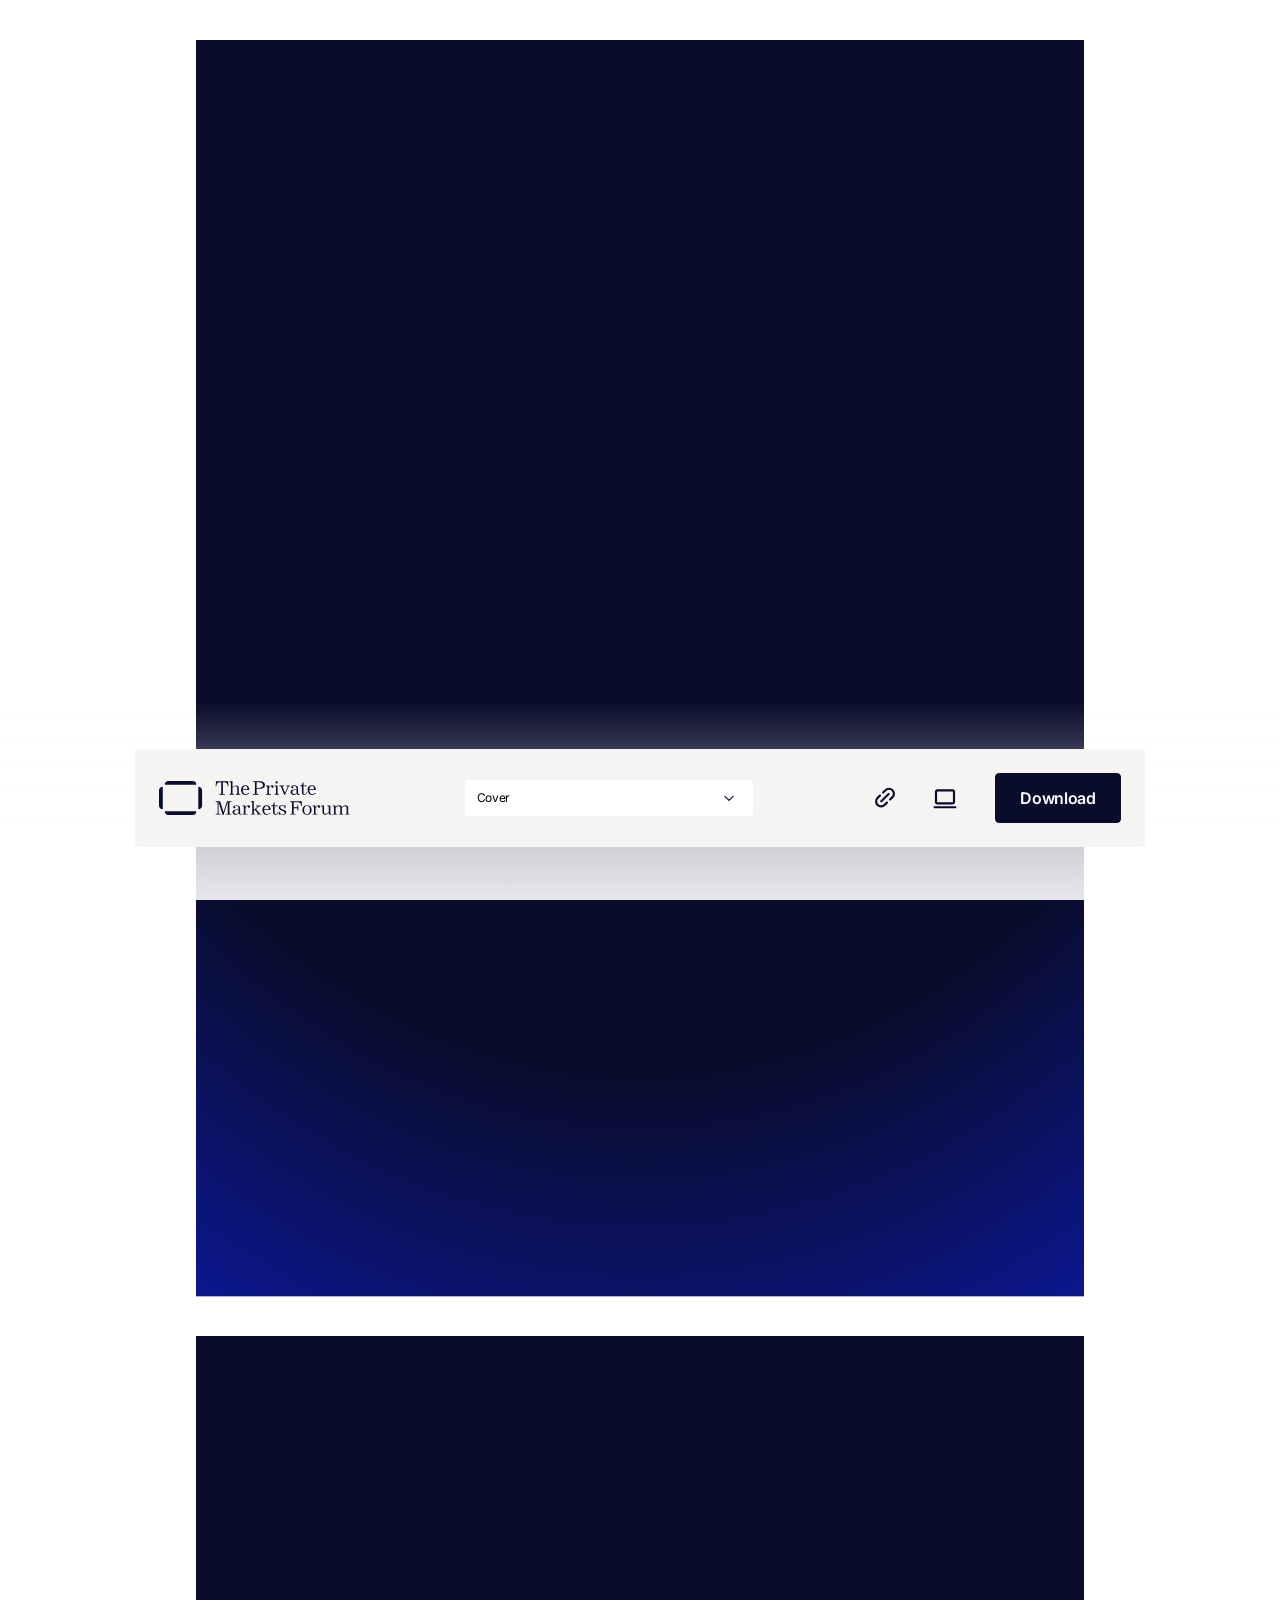
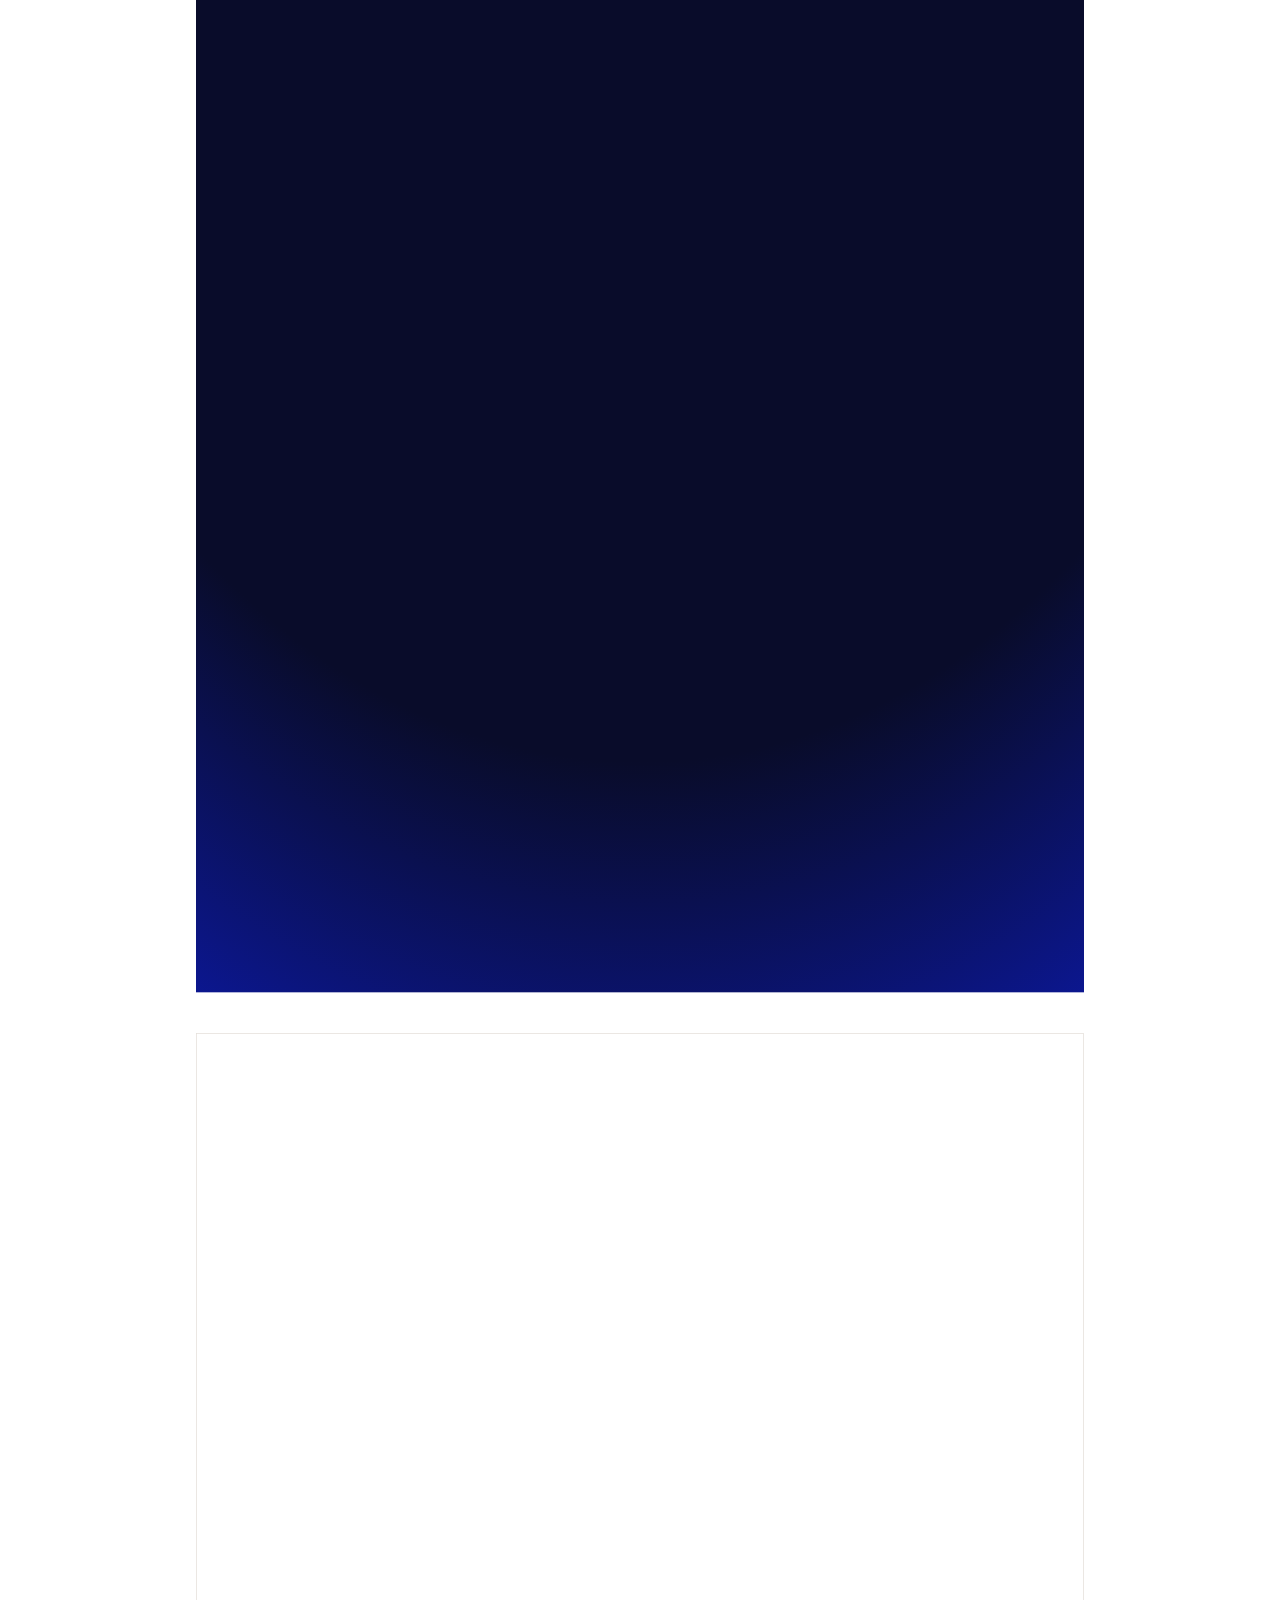
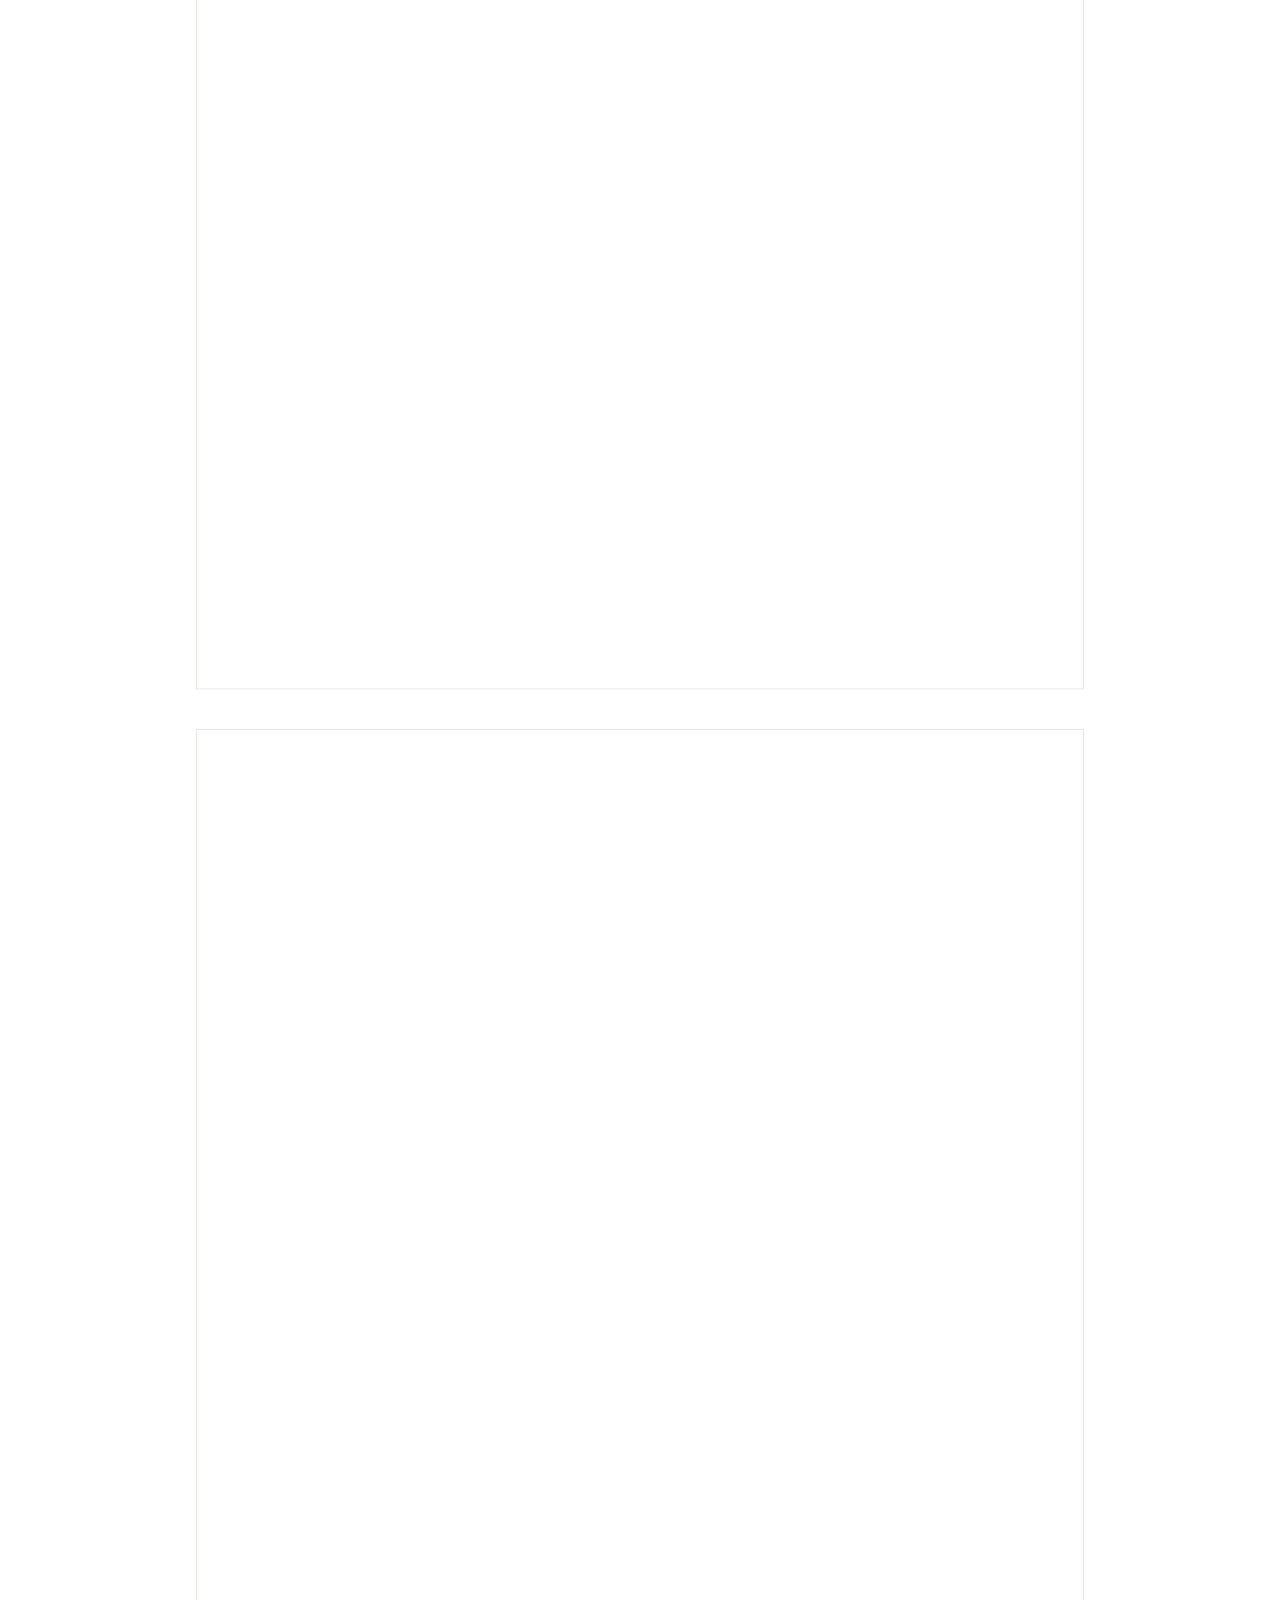
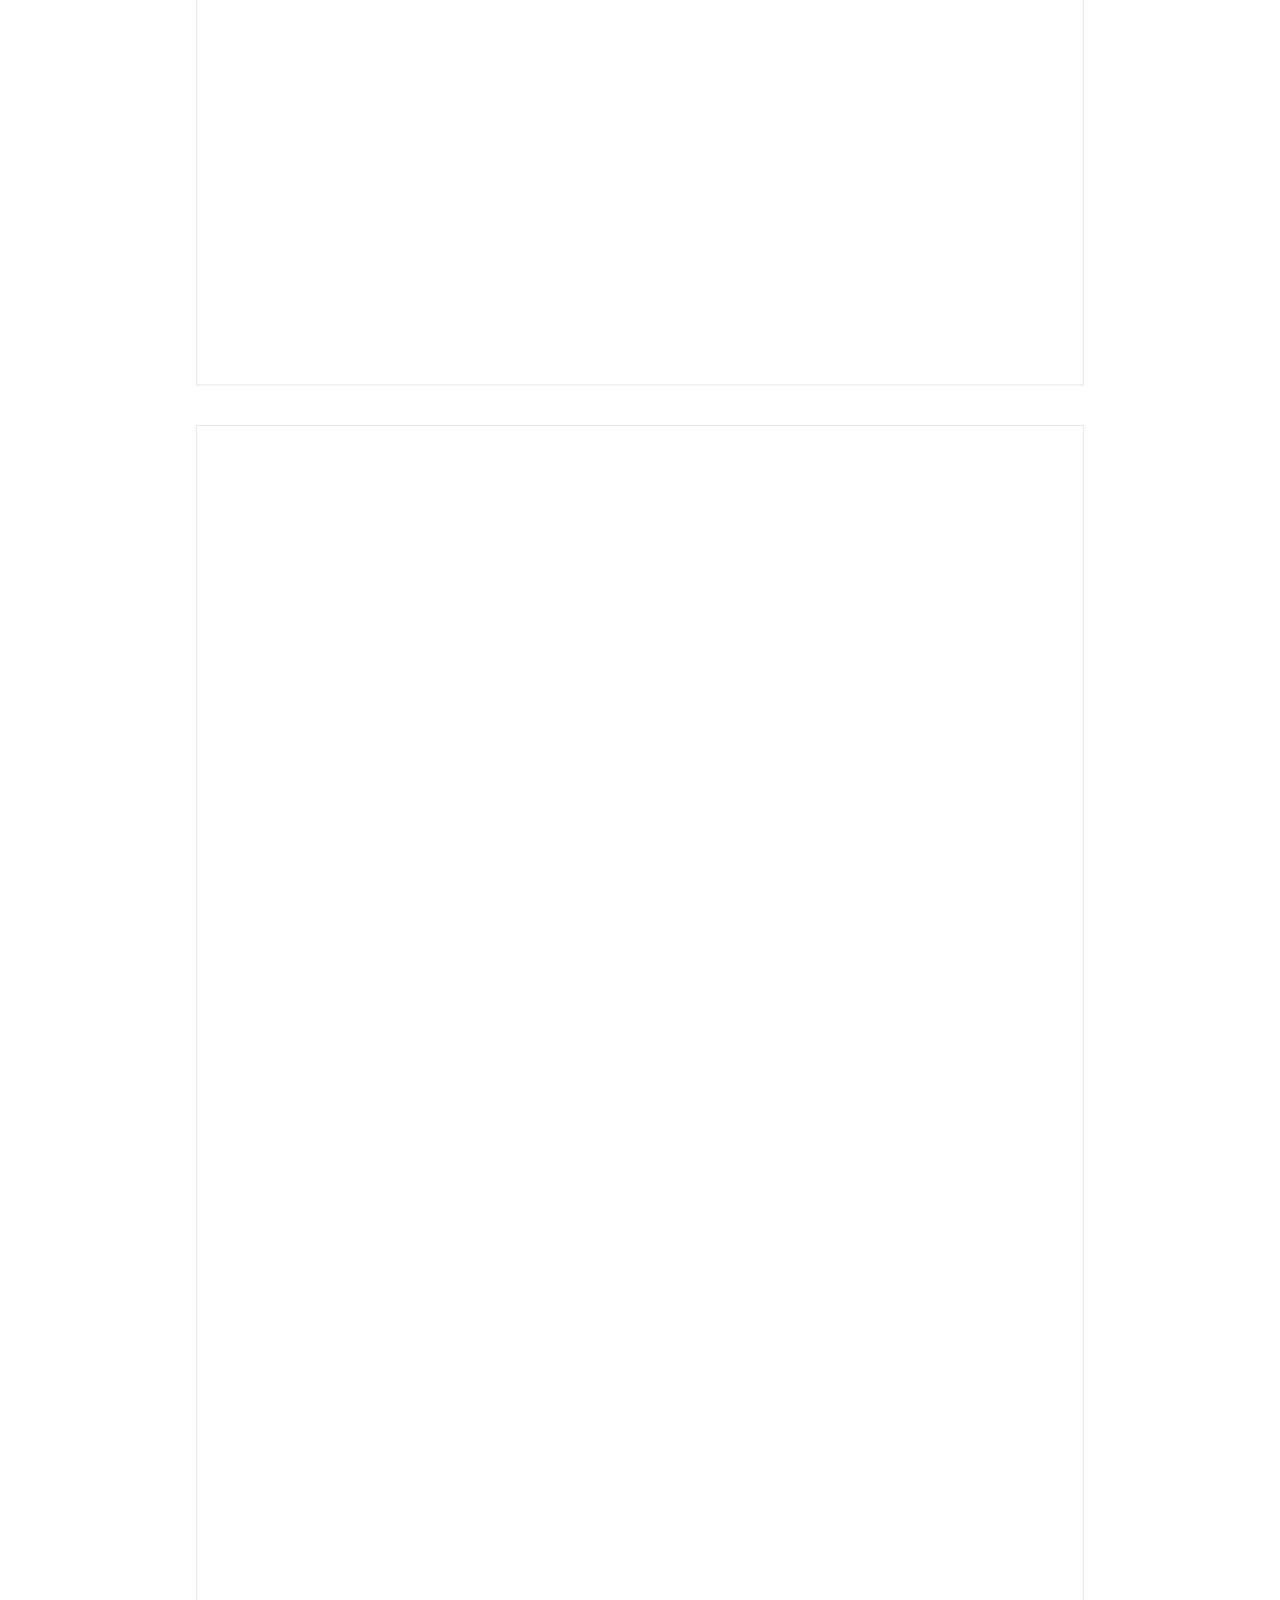
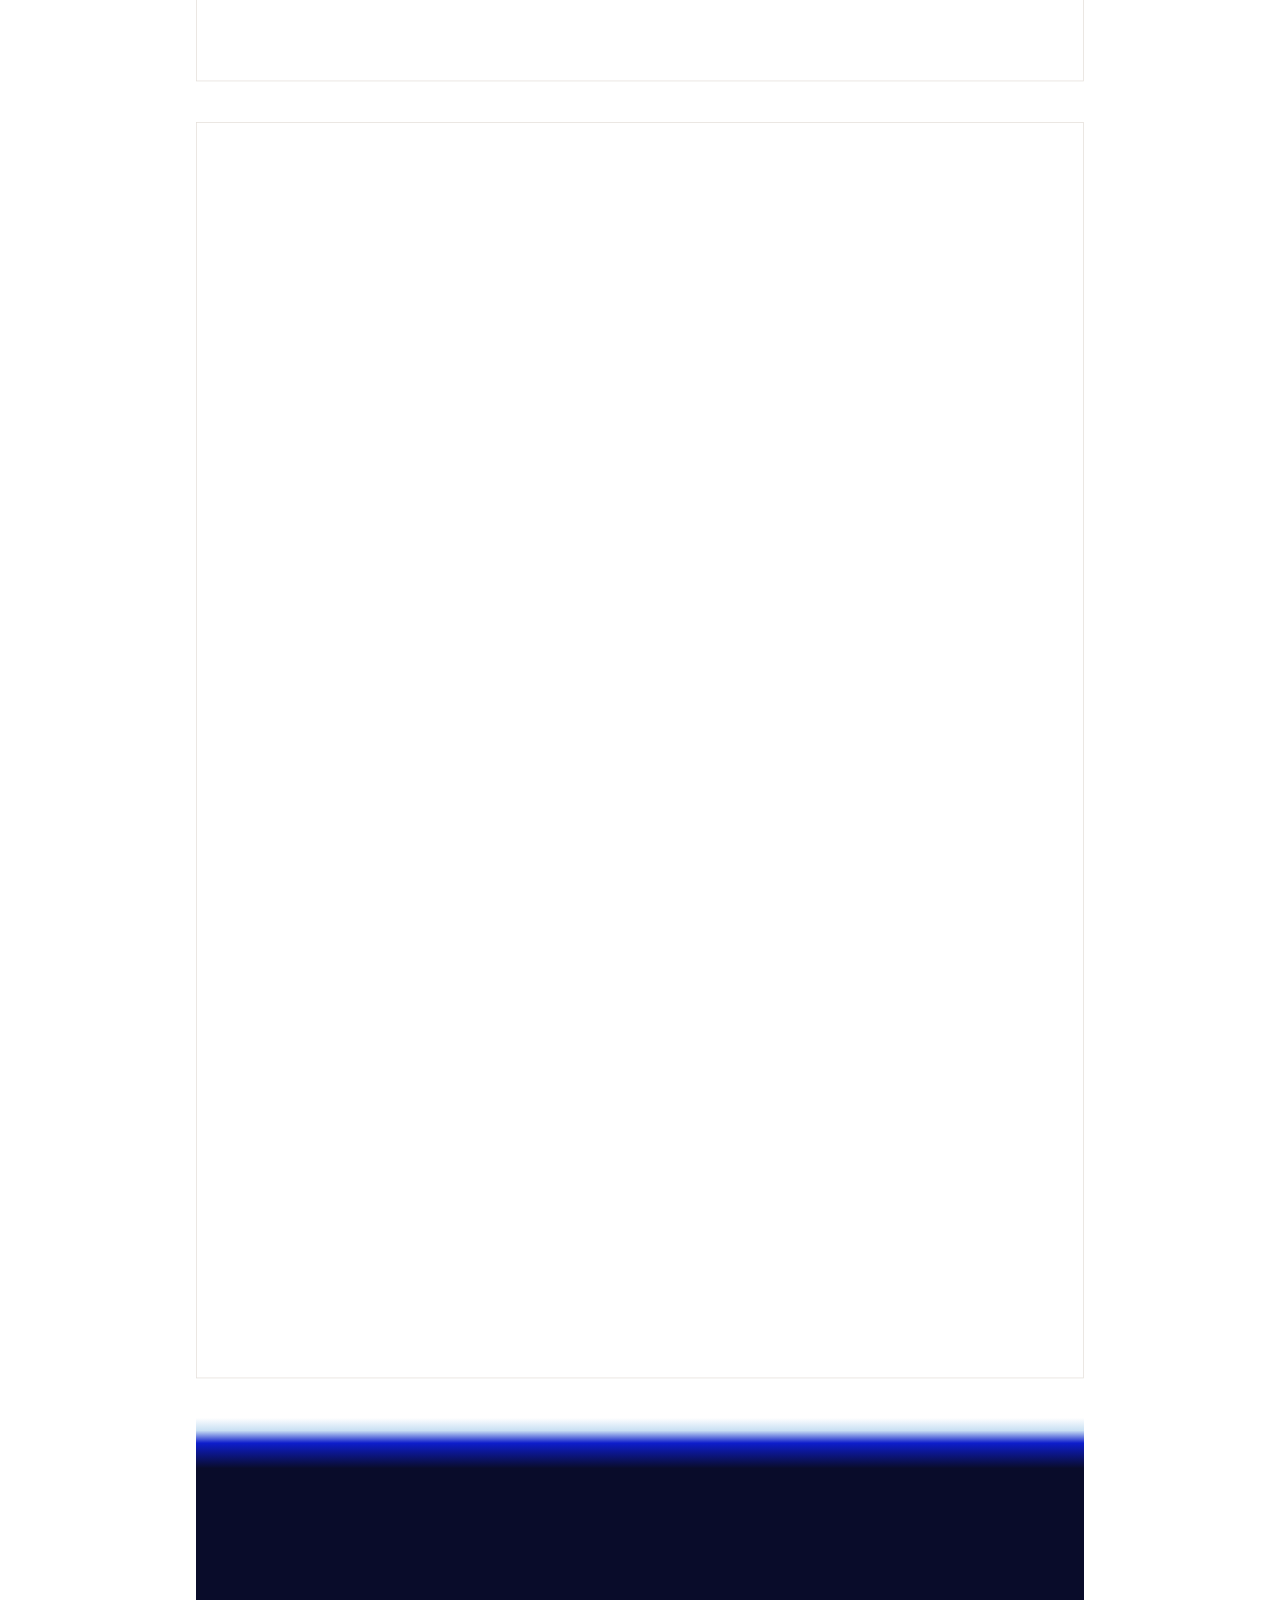
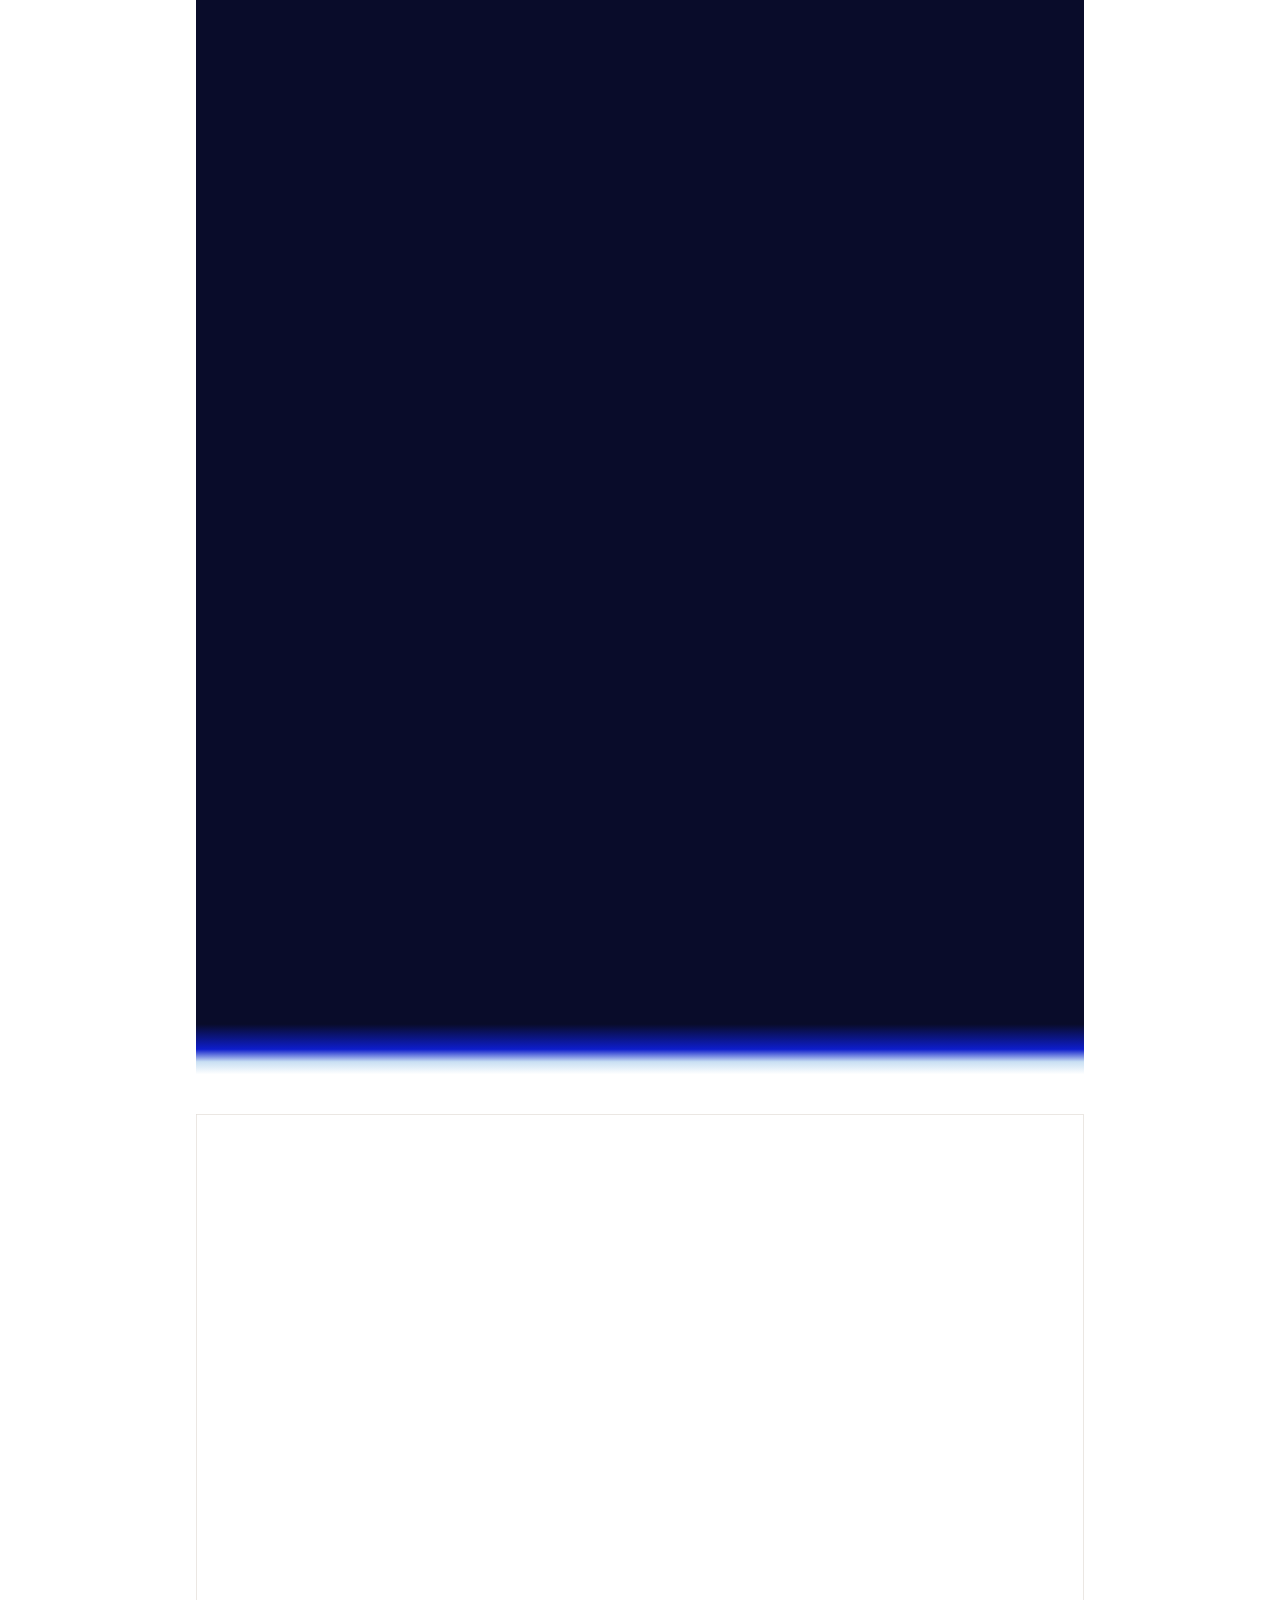
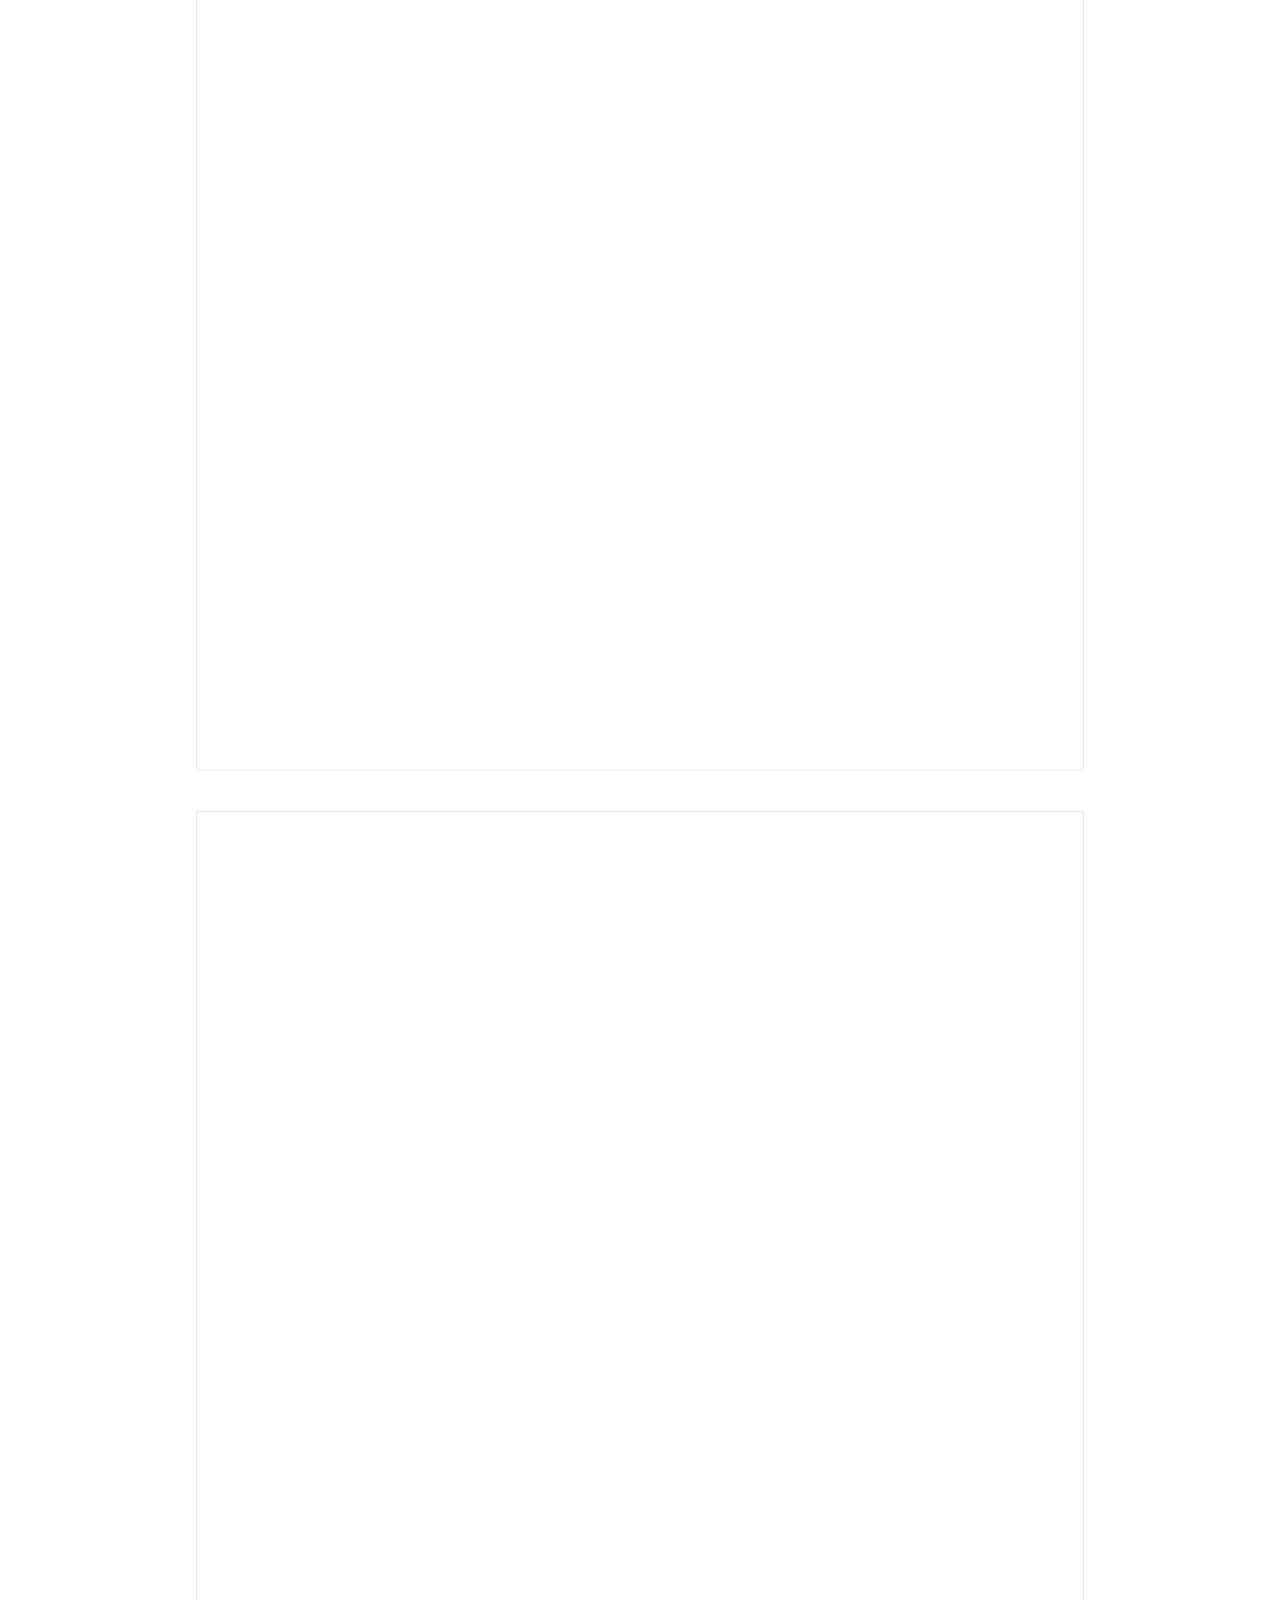
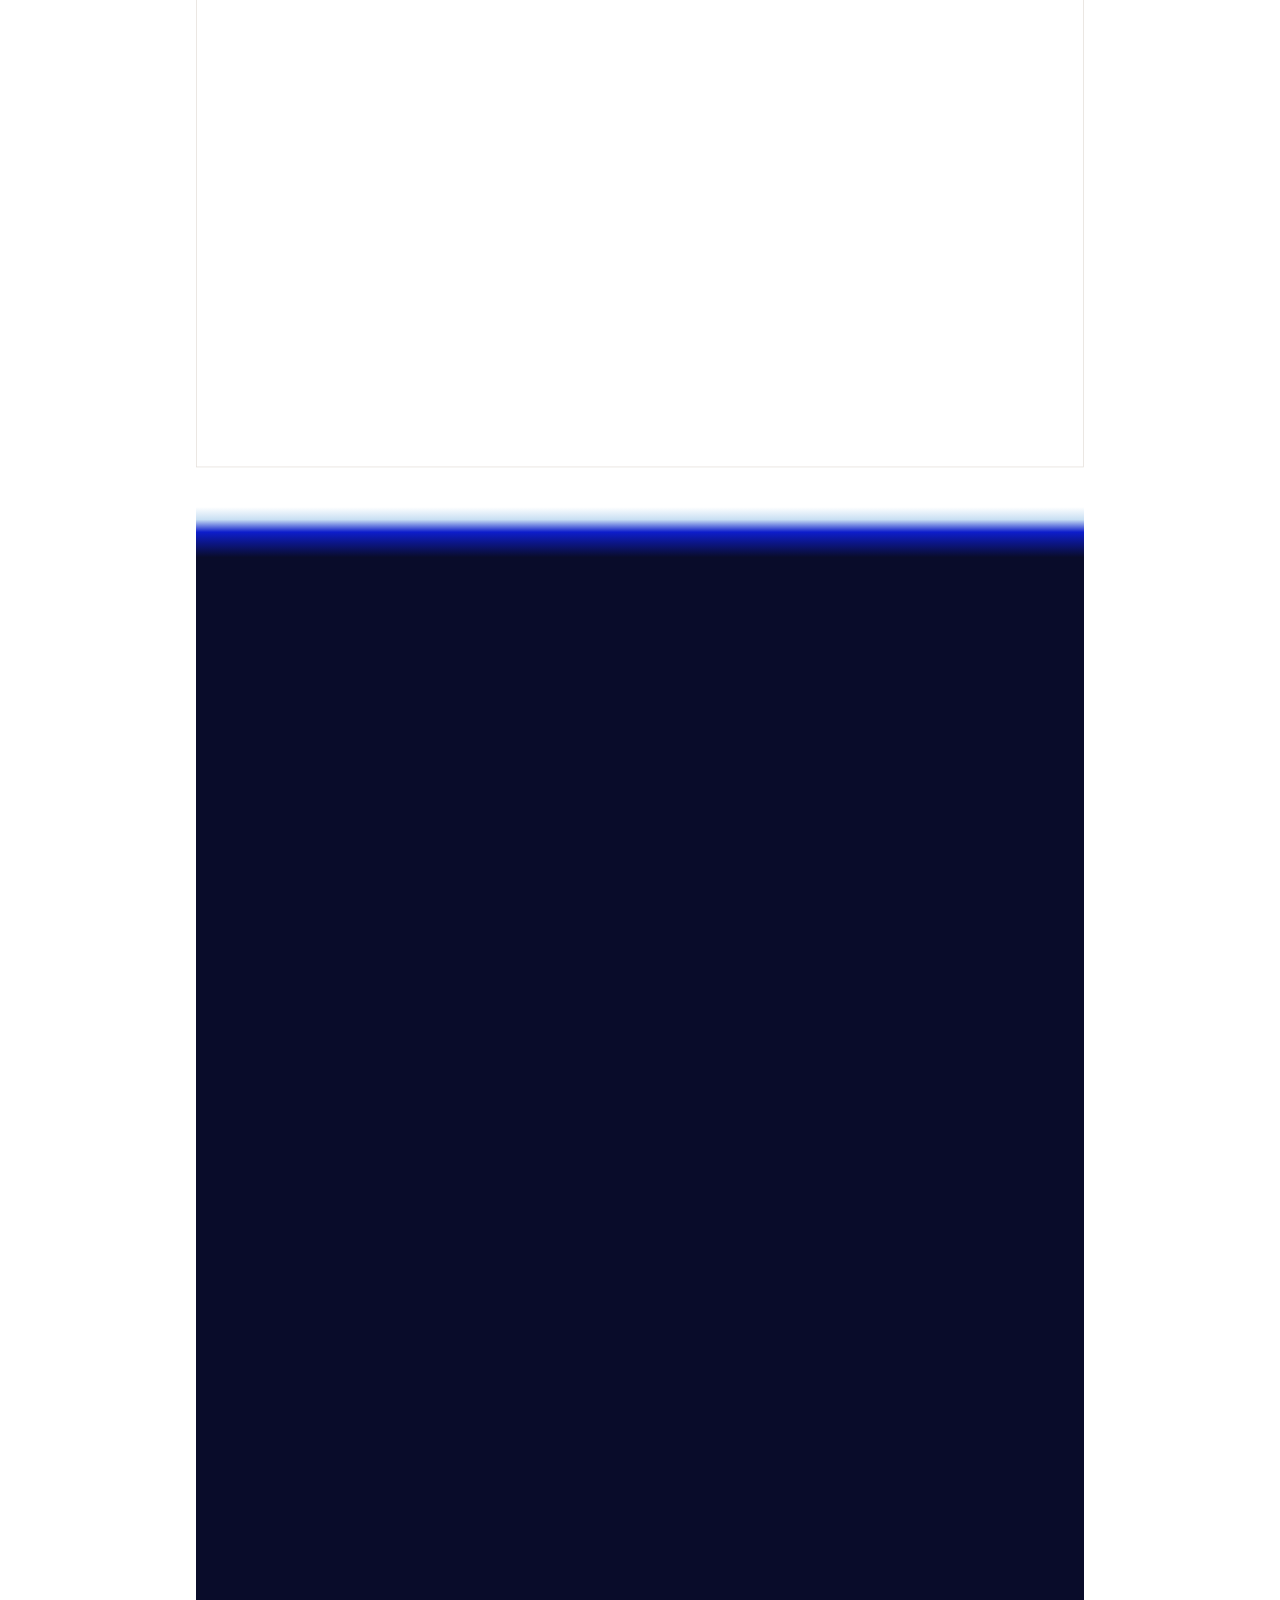
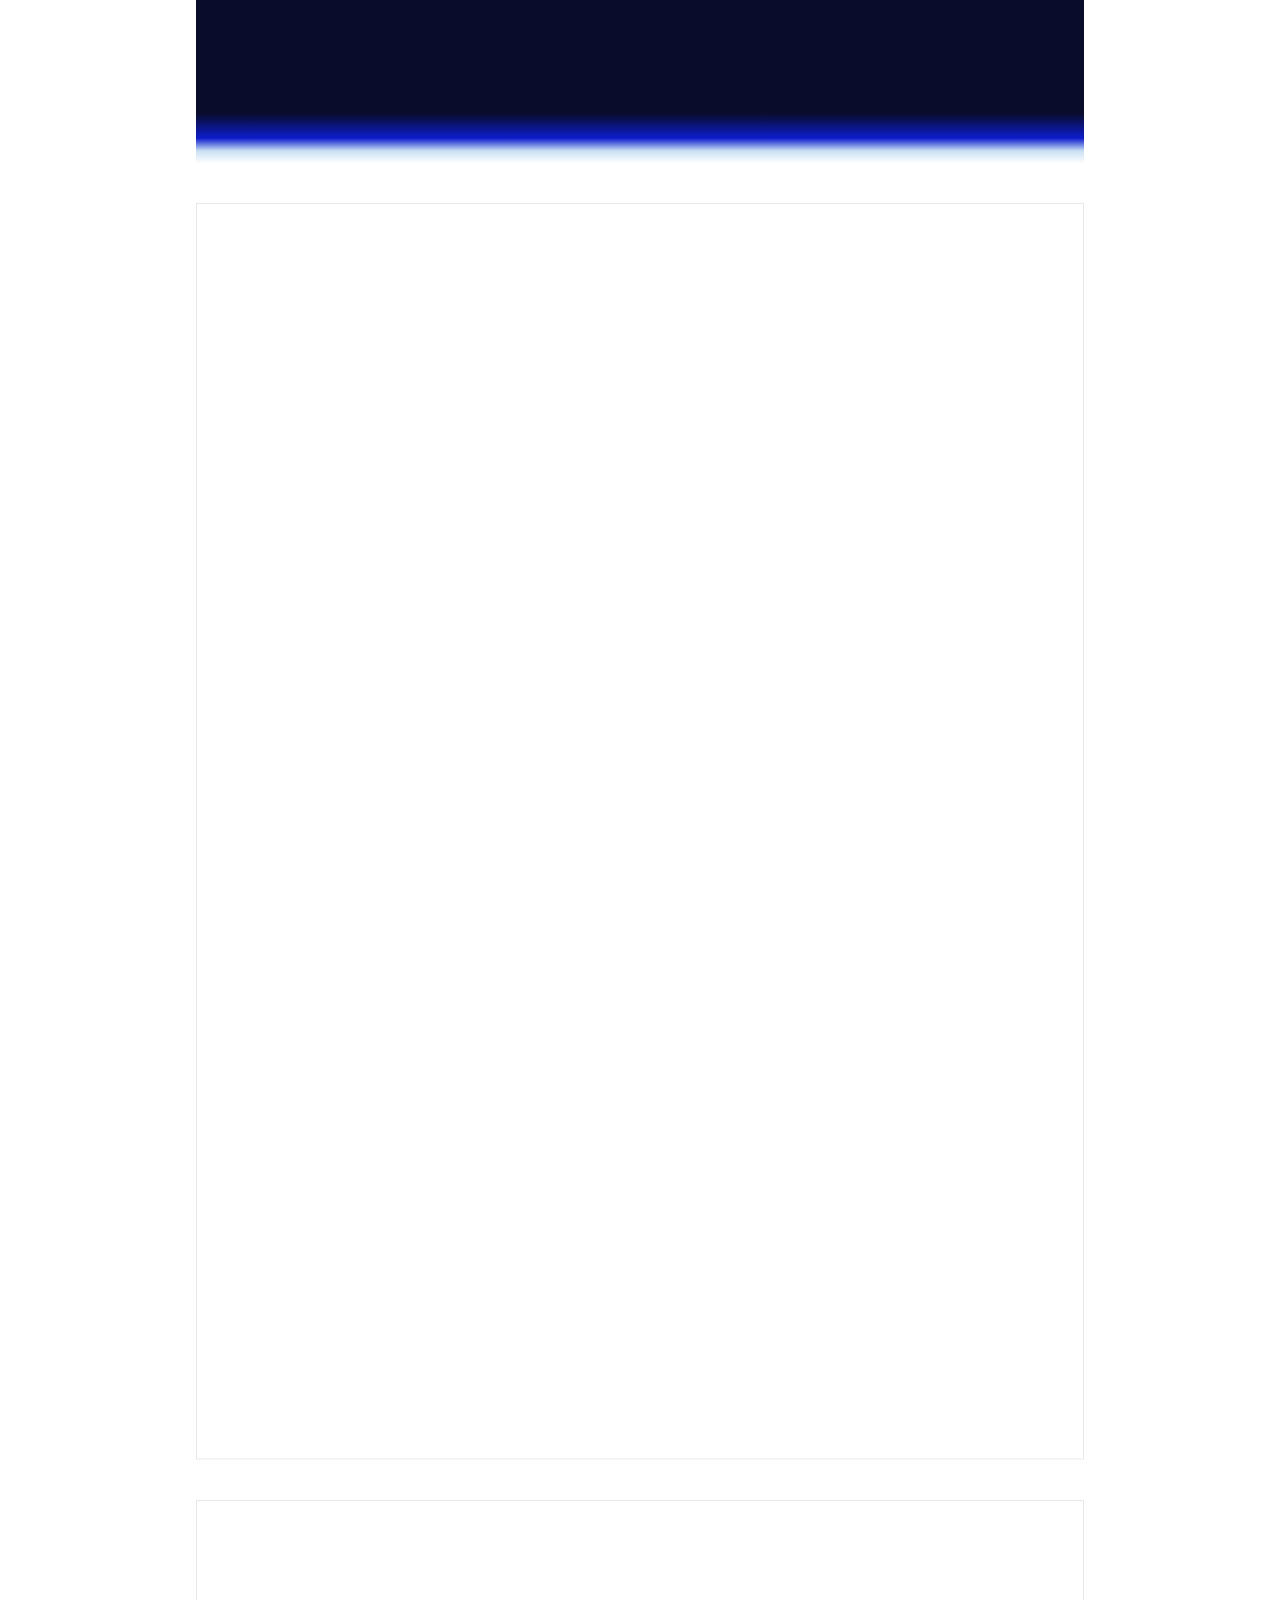
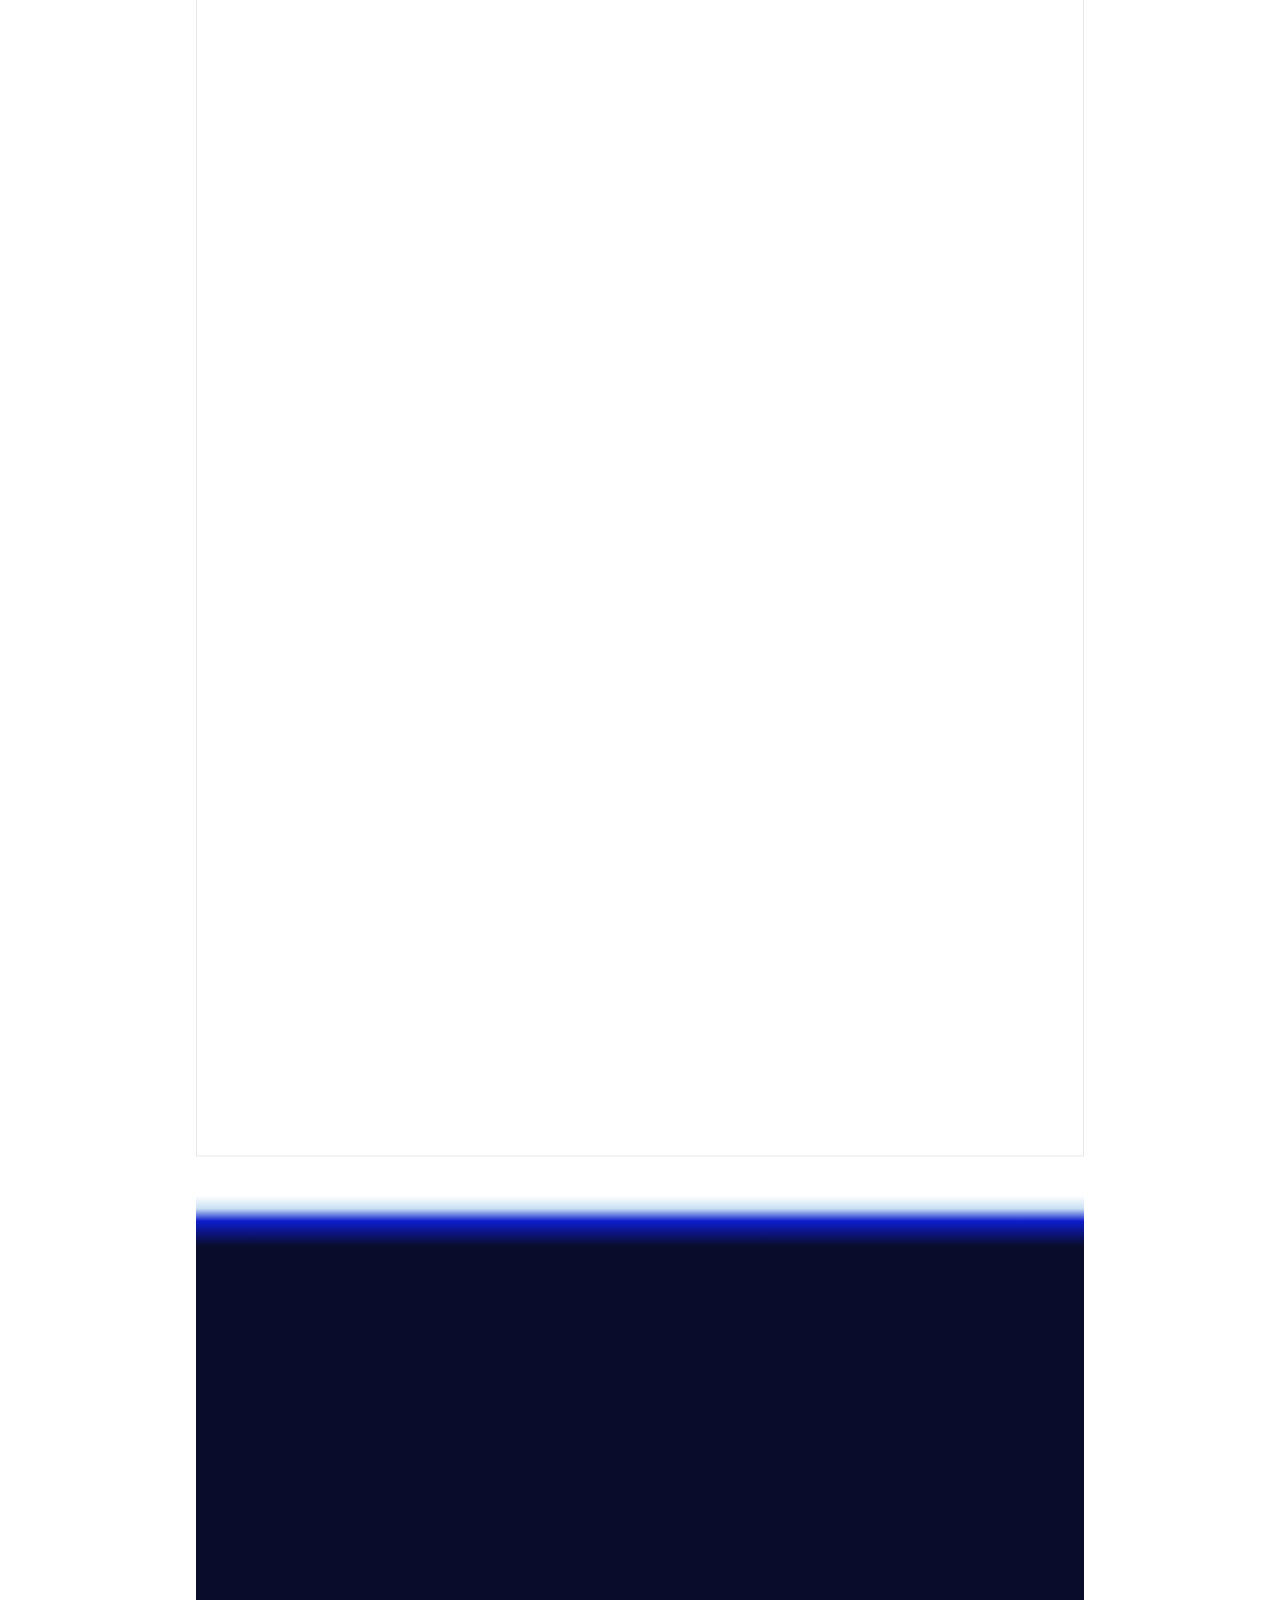
<file: Reports/report-2026-pdf.html>
<!DOCTYPE html>
<html lang="en">
<head>
<meta charset="utf-8">
<meta name="viewport" content="width=device-width, initial-scale=1">
<title>PDF view — Capital built the industry. Infrastructure will define its next era.</title>
<meta name="description" content="Sheet view of the executive report from the inaugural Private Markets Technology Summit, London, 25 June 2026.">

<!-- Faces: self-hosted only (Brand Foundations/fonts.css → fonts/). The same two variable
     files paint this page and are embedded in the downloadable PDF, so web and file agree. -->
<link rel="stylesheet" href="../Brand%20Foundations/fonts.css">

<!-- the system, unforked — then the sheet geometry and the bar -->
<link rel="stylesheet" href="../Brand%20Foundations/brand.css">
<link rel="stylesheet" href="../Brand%20Foundations/pdf.css">
</head>
<body class="sheets sheets--airy">

<!-- logo sprite — referenced by every sheet footer, the cover and the bar -->
<svg width="0" height="0" style="position:absolute" aria-hidden="true"><symbol id="pmf-logo" viewBox="0 0 191 34">
    <path d="M36.684 30.1912C37.0959 30.1915 37.4379 30.5291 37.3574 30.9331C37.0127 32.6619 35.4866 33.9645 33.6566 33.9649H9.43554C7.60527 33.9649 6.07878 32.6621 5.73405 30.9331C5.65351 30.5289 5.99602 30.1912 6.40818 30.1912H36.684ZM3.03319 5.73405C3.43717 5.65389 3.77436 5.99547 3.77436 6.40745V27.5582C3.77421 27.97 3.43703 28.3116 3.03319 28.2315C1.30424 27.887 0.000246846 26.361 0 24.5308V9.43481C8.55901e-05 7.60448 1.30413 6.07862 3.03319 5.73405ZM39.317 6.40745C39.317 5.99529 39.6547 5.6535 40.0589 5.73405C41.7877 6.07886 43.0906 7.6047 43.0907 9.43481V24.5308C43.0904 26.3608 41.7876 27.8868 40.0589 28.2315C39.6548 28.3121 39.3172 27.9702 39.317 27.5582V6.40745ZM33.6566 0C35.4867 0.000327397 37.0128 1.30359 37.3574 3.03246C37.4377 3.43639 37.0958 3.77412 36.684 3.77436H6.40818C5.99608 3.77436 5.65362 3.4366 5.73405 3.03246C6.07863 1.30334 7.60513 2.66903e-08 9.43554 0H33.6566Z" fill="currentColor"/>
    <path d="M187.627 31.9077V27.614C187.627 26.2131 187.499 25.2488 185.935 25.2488C184.879 25.2488 183.842 25.7582 182.896 27.2501C182.896 27.3774 182.896 27.4866 182.896 27.614V31.9077C182.896 32.6536 183.351 32.9811 183.988 32.9811H184.297V33.6179H179.967V32.9811H180.258C180.913 32.9811 181.35 32.6536 181.35 31.9077V27.614C181.35 26.2131 181.223 25.2488 179.658 25.2488C178.603 25.2488 177.566 25.7582 176.601 27.2865V31.9077C176.601 32.6536 177.038 32.9811 177.693 32.9811H178.002V33.6179H173.654V32.9811H173.963C174.6 32.9811 175.055 32.6536 175.055 31.9077V26.2313C175.055 25.4853 174.6 25.1578 173.963 25.1578H173.654V24.5211H176.601V26.5587C177.475 25.2488 178.694 24.3391 180.258 24.3391C181.859 24.3391 182.605 25.0851 182.824 26.5405C183.697 25.2852 185.007 24.3391 186.553 24.3391C188.5 24.3391 189.173 25.4489 189.173 27.614V31.9077C189.173 32.6536 189.628 32.9811 190.265 32.9811H190.574V33.6179H186.244V32.9811H186.553C187.19 32.9811 187.627 32.6536 187.627 31.9077Z" fill="currentColor"/>
    <path d="M168.413 24.5211H171.343V31.9077C171.343 32.6536 171.779 32.9811 172.434 32.9811H172.744V33.6179H169.796V31.5802C168.923 32.8719 167.813 33.7816 166.194 33.7816C164.52 33.7816 163.483 32.781 163.483 30.7797V26.2313C163.483 25.4853 163.028 25.1579 162.391 25.1579H162.082V24.5211H165.029V30.7797C165.029 32.126 165.466 32.8719 166.74 32.8719C167.831 32.8719 168.832 32.3807 169.796 30.8525V26.0675C169.742 25.4308 169.305 25.1579 168.705 25.1579H168.413V24.5211Z" fill="currentColor"/>
    <path d="M159.06 25.6854C159.06 25.4125 159.151 25.176 159.315 24.9759C157.859 24.9759 157.168 26.0129 156.531 27.1955V31.9076C156.531 32.6536 156.968 32.981 157.623 32.981H158.66V33.6178H153.584V32.981H153.893C154.53 32.981 154.985 32.6536 154.985 31.9076V26.2312C154.985 25.4853 154.53 25.1578 153.893 25.1578H153.584V24.521H156.531V27.1955V26.4677C157.405 24.8849 158.514 24.1572 159.406 24.1572C160.679 24.1572 161.244 24.8485 161.244 25.6854C161.244 26.2858 160.752 26.777 160.152 26.777C159.551 26.777 159.06 26.2858 159.06 25.6854Z" fill="currentColor"/>
    <path d="M148.001 24.2118C150.767 24.2118 152.641 26.1404 152.641 29.1059C152.641 32.0715 150.767 34 148.001 34C145.218 34 143.362 32.0715 143.362 29.1059C143.362 26.1404 145.218 24.2118 148.001 24.2118ZM145.09 29.1059C145.09 31.6166 146.2 33.3632 148.001 33.3632C149.803 33.3632 150.912 31.6166 150.912 29.1059C150.912 26.577 149.803 24.8486 148.001 24.8486C146.2 24.8486 145.09 26.577 145.09 29.1059Z" fill="currentColor"/>
    <path d="M134.666 27.1774V31.9077C134.666 32.6536 135.121 32.9811 135.757 32.9811H136.667V33.6179H131.009V32.9811H131.918C132.555 32.9811 132.992 32.6536 132.992 31.9077V21.9558C132.992 21.2099 132.555 20.8824 131.918 20.8824H131.009V20.2456H142.744L142.926 25.1215H142.198C142.016 21.9558 141.015 21.1553 138.432 21.1553H134.666V26.2677H137.14C138.068 26.2677 138.541 25.831 138.541 24.703V23.7388H139.269V29.6881H138.541V28.7238C138.541 27.614 138.068 27.1774 137.14 27.1774H134.666Z" fill="currentColor"/>
    <path d="M126.029 27.4138C125.556 25.9765 124.719 24.703 122.973 24.703C122.063 24.703 121.226 25.267 121.226 26.2312C121.226 28.9603 127.266 28.2325 127.266 31.2709C127.266 33.1266 125.465 33.9817 123.919 33.9817C122.281 33.9817 120.99 33.072 120.99 33.072L120.153 33.9089H119.698V30.252H120.153L120.189 30.3794C120.626 31.7075 121.863 33.4359 123.81 33.4359C125.029 33.4359 125.811 32.7081 125.811 31.7257C125.811 29.1786 119.771 30.1792 119.771 26.4495C119.771 24.9031 121.153 24.1572 122.736 24.1572C124.374 24.1572 125.393 24.8485 125.393 24.8485L126.084 24.2481H126.502V27.523H126.066L126.029 27.4138Z" fill="currentColor"/>
    <path d="M118.937 30.9617C118.937 32.6355 118.136 33.8909 116.535 33.8909C114.898 33.8909 114.024 32.6901 114.024 31.3256V25.2489H112.332V24.5212C114.006 24.5212 114.916 22.6108 114.916 21.2281H115.571V24.5212H118.937V25.2489H115.571V31.3256C115.571 32.5081 115.898 33.1631 116.972 33.1631C118.045 33.1631 118.482 32.0351 118.482 30.9617H118.937Z" fill="currentColor"/>
    <path d="M111.637 28.9603H105.105C105.16 30.9434 105.742 33.072 108.126 33.072C109.344 33.072 110.382 32.4898 111.109 31.6711L111.51 32.0896C110.673 32.981 109.545 33.7998 107.816 33.7998C104.832 33.7998 103.377 31.1799 103.377 28.6692C103.377 26.2312 104.905 24.1572 107.834 24.1572C110.654 24.1572 111.637 26.6315 111.637 28.9603ZM107.834 24.8849C106.051 24.8849 105.233 26.5769 105.124 28.2325H109.254C109.708 28.2325 109.781 27.9778 109.781 27.6321C109.781 26.3222 109.344 24.8849 107.834 24.8849Z" fill="currentColor"/>
    <path d="M98.9707 26.2859L97.0785 27.9961L100.153 31.7804C100.717 32.4717 101.481 33.0175 102.136 33.0175H102.427V33.6179H97.8609V32.9811H98.1702C98.6614 32.9811 98.8797 32.5263 98.5158 32.0533L96.0051 28.9786L94.8225 30.052V31.9077C94.8225 32.6537 95.2774 32.9811 95.9141 32.9811H96.2234V33.6179H91.8752V32.9811H92.1844C92.8394 32.9811 93.2761 32.6537 93.2761 31.9077V21.9376C93.2761 21.1553 92.4574 21.0643 91.7842 21.0643V20.4276L94.5496 19.9181H94.8225V29.0877L97.9518 26.2313C98.7523 25.5036 98.6614 25.1579 97.6971 25.1579H97.0603V24.5211H101.736V25.1579H101.409C100.408 25.1579 99.9531 25.3762 98.9707 26.2859Z" fill="currentColor"/>
    <path d="M88.9447 25.6854C88.9447 25.4125 89.0357 25.176 89.1994 24.9759C87.7439 24.9759 87.0526 26.0129 86.4158 27.1955V31.9076C86.4158 32.6536 86.8524 32.981 87.5074 32.981H88.5445V33.6178H83.4684V32.981H83.7777C84.4145 32.981 84.8693 32.6536 84.8693 31.9076V26.2312C84.8693 25.4853 84.4145 25.1578 83.7777 25.1578H83.4684V24.521H86.4158V27.1955V26.4677C87.2891 24.8849 88.3989 24.1572 89.2904 24.1572C90.5639 24.1572 91.1279 24.8485 91.1279 25.6854C91.1279 26.2858 90.6367 26.777 90.0363 26.777C89.4359 26.777 88.9447 26.2858 88.9447 25.6854Z" fill="currentColor"/>
    <path d="M74.207 26.2676C74.2252 24.703 76.2265 24.1572 77.4637 24.1572C79.3922 24.1572 81.0842 25.0123 81.0842 26.9044V32.035C81.0842 32.6172 81.2116 32.9992 81.721 32.9992C82.0667 32.9992 82.2668 32.8901 82.4851 32.6899L82.7762 33.0902C82.4305 33.4723 81.9029 33.7998 81.248 33.7998C80.4656 33.7998 79.7561 33.2176 79.5741 32.3625C79.0465 33.0174 78.1187 33.7998 76.7723 33.7998C74.8256 33.7998 73.5339 32.6718 73.5339 31.1799C73.5339 29.1422 75.3168 28.4326 77.5546 28.4326C78.1914 28.4326 78.8646 28.4872 79.5378 28.5964V27.1773C79.5378 25.74 79.1921 24.7939 77.4091 24.7939C76.5176 24.7939 75.99 24.9759 75.6807 25.2488C76.0992 25.3943 76.3903 25.7946 76.3903 26.2676C76.3903 26.868 75.899 27.3592 75.2986 27.3592C74.6983 27.3592 74.207 26.868 74.207 26.2676ZM75.2623 31.2163C75.2623 32.1805 75.9354 32.9629 77.0816 32.9629C78.2824 32.9629 79.0829 32.3625 79.5378 31.8167V29.1422C79.0647 29.0694 78.6281 29.033 78.2278 29.033C76.3903 29.033 75.2623 29.779 75.2623 31.2163Z" fill="currentColor"/>
    <path d="M68.7476 31.9078V21.2827H68.6202L64.5448 33.8909V33.8181L64.5266 33.8909H63.6352L59.6144 21.2827H59.5598V31.7076C59.6326 32.6901 60.2329 32.9812 61.0335 32.9812H61.5611V33.618H56.667V32.9812H57.2128C58.0497 32.9812 58.6501 32.6537 58.6501 31.5439V21.9559C58.6501 21.2099 58.2135 20.8824 57.5767 20.8824H56.667V20.2457H61.088L64.5266 31.0163L68.0016 20.2457H68.7476L69.7664 20.2275H72.4227V20.8824H71.4948C70.8944 20.8824 70.4759 21.1553 70.4214 21.7921V32.0715C70.4759 32.7083 70.8944 32.9812 71.4948 32.9812H72.4227V33.618H66.7463V32.9812H67.6559C68.3109 32.9812 68.7476 32.6537 68.7476 31.9078Z" fill="currentColor"/>
    <path d="M156.831 9.04213H150.299C150.354 11.0252 150.936 13.1539 153.32 13.1539C154.538 13.1539 155.576 12.5717 156.303 11.753L156.704 12.1714C155.867 13.0629 154.739 13.8816 153.01 13.8816C150.026 13.8816 148.571 11.2617 148.571 8.75103C148.571 6.31309 150.099 4.23901 153.028 4.23901C155.848 4.23901 156.831 6.71335 156.831 9.04213ZM153.028 4.96676C151.245 4.96676 150.427 6.65876 150.318 8.31438H154.448C154.902 8.31438 154.975 8.05967 154.975 7.71399C154.975 6.40405 154.538 4.96676 153.028 4.96676Z" fill="currentColor"/>
    <path d="M147.846 11.0436C147.846 12.7174 147.045 13.9727 145.444 13.9727C143.807 13.9727 142.934 12.772 142.934 11.4074V5.33077H141.242V4.60302C142.915 4.60302 143.825 2.69269 143.825 1.30998H144.48V4.60302H147.846V5.33077H144.48V11.4074C144.48 12.59 144.807 13.245 145.881 13.245C146.954 13.245 147.391 12.117 147.391 11.0436H147.846Z" fill="currentColor"/>
    <path d="M132.199 6.34947C132.217 4.78482 134.218 4.23901 135.455 4.23901C137.384 4.23901 139.076 5.09411 139.076 6.98625V12.1168C139.076 12.699 139.203 13.0811 139.713 13.0811C140.058 13.0811 140.258 12.9719 140.477 12.7718L140.768 13.1721C140.422 13.5541 139.894 13.8816 139.24 13.8816C138.457 13.8816 137.748 13.2994 137.566 12.4443C137.038 13.0993 136.11 13.8816 134.764 13.8816C132.817 13.8816 131.525 12.7536 131.525 11.2617C131.525 9.22406 133.308 8.51451 135.546 8.51451C136.183 8.51451 136.856 8.56909 137.529 8.67825V7.25915C137.529 5.82186 137.184 4.87579 135.401 4.87579C134.509 4.87579 133.982 5.05773 133.672 5.33063C134.091 5.47618 134.382 5.87644 134.382 6.34947C134.382 6.94986 133.891 7.44109 133.29 7.44109C132.69 7.44109 132.199 6.94986 132.199 6.34947ZM133.254 11.2981C133.254 12.2624 133.927 13.0447 135.073 13.0447C136.274 13.0447 137.074 12.4443 137.529 11.8985V9.22406C137.056 9.15129 136.62 9.1149 136.219 9.1149C134.382 9.1149 133.254 9.86084 133.254 11.2981Z" fill="currentColor"/>
    <path d="M131.027 5.23972H130.572C129.79 5.23972 129.517 5.78553 129.281 6.31315L126.06 13.6816L125.151 13.6997L122.222 6.31315C121.839 5.36708 121.548 5.23972 120.766 5.23972H120.311V4.60295H125.151V5.23972H124.514C123.695 5.23972 123.495 5.5854 123.75 6.22218L126.042 11.9714L128.462 6.36773C128.717 5.76734 128.698 5.23972 127.862 5.23972H127.225V4.60295H131.027V5.23972Z" fill="currentColor"/>
    <path d="M119.926 13.6998H115.577V13.063H115.887C116.524 13.063 116.978 12.7355 116.978 11.9896V6.31321C116.978 5.56727 116.524 5.23978 115.887 5.23978H115.577V4.60301H118.525V11.9896C118.525 12.7355 118.962 13.063 119.616 13.063H119.926V13.6998ZM116.56 1.43732C116.56 0.836931 117.051 0.345703 117.652 0.345703C118.252 0.345703 118.743 0.836931 118.743 1.43732C118.743 2.03771 118.252 2.52894 117.652 2.52894C117.051 2.52894 116.56 2.03771 116.56 1.43732Z" fill="currentColor"/>
    <path d="M112.483 5.76728C112.483 5.49437 112.574 5.25786 112.738 5.05773C111.283 5.05773 110.591 6.09476 109.955 7.27735V11.9895C109.955 12.7354 110.391 13.0629 111.046 13.0629H112.083V13.6997H107.007V13.0629H107.316C107.953 13.0629 108.408 12.7354 108.408 11.9895V6.31309C108.408 5.56715 107.953 5.23966 107.316 5.23966H107.007V4.60289H109.955V7.27735V6.5496C110.828 4.96676 111.938 4.23901 112.829 4.23901C114.103 4.23901 114.667 4.93037 114.667 5.76728C114.667 6.36767 114.175 6.85889 113.575 6.85889C112.975 6.85889 112.483 6.36767 112.483 5.76728Z" fill="currentColor"/>
    <path d="M97.6188 1.23715V6.87717H100.039C103.041 6.87717 103.987 5.60362 103.987 4.05716C103.987 2.31058 102.695 1.23715 100.039 1.23715H97.6188ZM93.9619 0.327474H100.748C104.532 0.327474 105.952 2.07406 105.952 4.07536C105.952 6.14943 104.532 7.78685 100.839 7.78685H97.6188V11.9896C97.6188 12.7355 98.0737 13.063 98.7105 13.063H99.6201V13.6998H93.9619V13.063H94.8716C95.5084 13.063 95.945 12.7355 95.945 11.9896V2.03767C95.945 1.29173 95.5084 0.964249 94.8716 0.964249H93.9619V0.327474Z" fill="currentColor"/>
    <path d="M90.2882 9.04213H83.7567C83.8113 11.0252 84.3935 13.1539 86.7769 13.1539C87.9958 13.1539 89.0329 12.5717 89.7606 11.753L90.1609 12.1714C89.324 13.0629 88.196 13.8816 86.4676 13.8816C83.4838 13.8816 82.0283 11.2617 82.0283 8.75103C82.0283 6.31309 83.5566 4.23901 86.4858 4.23901C89.3058 4.23901 90.2882 6.71335 90.2882 9.04213ZM86.4858 4.96676C84.7028 4.96676 83.8841 6.65876 83.7749 8.31438H87.9049C88.3597 8.31438 88.4325 8.05967 88.4325 7.71399C88.4325 6.40405 87.9958 4.96676 86.4858 4.96676Z" fill="currentColor"/>
    <path d="M79.7717 7.6959V11.9896C79.7717 12.7355 80.2265 13.063 80.8633 13.063H81.1726V13.6998H76.8425V13.063H77.1336C77.7886 13.063 78.2252 12.7355 78.2252 11.9896V7.6959C78.2252 6.29499 78.0978 5.33073 76.5332 5.33073C75.478 5.33073 74.4409 5.84015 73.4767 7.36841V11.9896C73.4767 12.7355 73.9133 13.063 74.5683 13.063H74.8776V13.6998H70.5293V13.063H70.8386C71.4754 13.063 71.9302 12.7355 71.9302 11.9896V2.01949C71.9302 1.23716 71.2025 1.1462 70.5293 1.1462V0.509421L73.2038 0H73.4767V6.64067C74.35 5.33073 75.5689 4.42105 77.1336 4.42105C79.0985 4.42105 79.7717 5.53086 79.7717 7.6959Z" fill="currentColor"/>
    <path d="M62.2342 11.9896V1.23715H61.1608C58.5773 1.23715 57.5767 2.20141 57.3947 5.3671H56.667L57.0491 0.327474H69.0932L69.4753 5.3671H68.7657C68.5838 2.20141 67.565 1.23715 64.9815 1.23715H63.9081V12.1533C63.9626 12.7901 64.3993 13.063 64.9997 13.063H65.9093V13.6998H60.2329V13.063H61.1426C61.7976 13.063 62.2342 12.7355 62.2342 11.9896Z" fill="currentColor"/>
    </symbol></svg>

<!-- ============================================================
     THE SHEETS — Figma 2462-45037, value for value
     Twenty: cover, stack, sponsors, summary, why-now, figure, the four layers (each a
     dark divider sheet followed by its insight cards on light sheets), In practice,
     and a closing sheet on the cover's plate. Everything from the Base layer on is
     paginated from the report's text with pdf.css's sheet grammar (.build/paginate.py):
     every element flows on its own, a heading never ends a sheet, an aside keeps the
     copy it comments on, and nothing comes within 120px of the footer rule. Copy is
     fitted (.build/fitlib.py, copyfit.js): no hyphens, no orphans, no short last line.
     Each is a fixed 1191 x 1685 box with the artboard's own margins,
     gaps and type, so a sheet prints as the page it previews.
     ============================================================ -->

<!-- ── sheet 1 ─────────────────────────────────────────────── -->
<section class="pdf-page pdf-page--cover pdf-page--dark" id="sheet-cover" data-chapter="Cover" aria-label="Page 1">
  <div class="pg-body">
    <span class="pg-cover__mark"><svg viewBox="0 0 191 34" fill="none" aria-hidden="true"><use href="#pmf-logo"/></svg></span>
    <h1 class="pg-h1 pg-cover__title"><span>Capital built the industry.</span><span>Infrastructure will define</span><span>its next era.</span></h1>
    <div class="pg-pills">
      <span class="pg-pill pg-pill--sky">Executive Report</span>
      <span class="pg-pill pg-pill--porcelain">London&nbsp;·&nbsp;25 June 2026</span>
      <span class="pg-pill pg-pill--cobalt">Inaugural Summit</span>
    </div>
    <img class="pg-cover__img" src="Assets/Images/cover-report-2026.jpg" alt="The Great Room at RSA House during the inaugural Private Markets Technology Summit, the audience facing the stage and the summit's title on the screen" width="1023" height="1050">
  </div>
</section>

<!-- ── sheet 2 ─────────────────────────────────────────────── -->
<section class="pdf-page pdf-page--dark" data-chapter="Cover" aria-label="Page 2">
  <div class="pg-body">
    <h2 class="pg-h2 pg-h2--long">Private markets has entered its technology era. The challenge is no longer building individual solutions — it is connecting them for scale.</h2>
    <p class="pg-lead">The stack, as described in the room:</p>
    <ol class="pg-stack">
      <li class="pg-stack__item pg-stack__item--dashed"><span class="pg-index">I</span><span class="pg-h4">Base — not yet built</span></li>
      <li class="pg-stack__item"><span class="pg-index">II</span><span class="pg-h4">Semantic</span></li>
      <li class="pg-stack__item"><span class="pg-index">III</span><span class="pg-h4">Control</span></li>
      <li class="pg-stack__item"><span class="pg-index">IV</span><span class="pg-h4">Presentation</span></li>
    </ol>
    <p class="pg-note" data-fit="balance" style="text-wrap: balance;">Private markets still lacks a trusted, common record of what is owned, by whom, on what terms, and what it is worth.</p>
  </div>
  <footer class="pg-foot">
    <div class="pg-foot__rule"></div>
    <div class="pg-foot__row">
      <span class="pg-foot__mark"><svg viewBox="0 0 191 34" fill="none" aria-hidden="true"><use href="#pmf-logo"/></svg></span>
      <div class="pg-foot__meta">
        <div class="pg-pills">
          <span class="pg-pill pg-pill--sky">Executive Report</span>
          <span class="pg-pill pg-pill--porcelain">London&nbsp;·&nbsp;25 June 2026</span>
          <span class="pg-pill pg-pill--cobalt">Inaugural Summit</span>
        </div>
        <span class="pg-folio">01</span>
      </div>
    </div>
  </footer>
</section>

<!-- ── sheet 3 ─────────────────────────────────────────────── -->
<section class="pdf-page" data-chapter="Summit sponsors" aria-label="Page 3">
  <div class="pg-body pg-body--cards">
    <h2 class="pg-h3">Summit sponsors</h2>
    <ul class="pg-logos" aria-label="Summit sponsors">
      <li class="pg-tile"><svg class="pg-logo" style="width:95px" role="img" aria-label="Hebbia" viewBox="0 0 139 23" fill="none" xmlns="http://www.w3.org/2000/svg"><g clip-path="url(#r1c1-clip0_2353_2)"><path fill-rule="evenodd" clip-rule="evenodd" d="M3.60763 3.23381V0.00614079H0.204529V3.23534L3.60763 3.23381ZM3.60763 10.7149V4.60921H0.204529V10.7149H3.60763ZM3.60763 22.3821V12.121H0.204529V22.3821H3.60763ZM11.4332 3.23381V0.00307412L5.07272 0.00614079V3.23534L11.4332 3.23381ZM11.4332 10.7103V4.60614L5.07272 4.60921V10.7119L11.4332 10.7103ZM11.4332 22.379V12.1149L5.07272 12.1195V22.3775L11.4332 22.379ZM23.5262 3.23381V-0.00152588L12.8663 0.00614079V3.23534H23.523L23.5262 3.23381ZM23.5262 10.7073V4.60154L12.8679 4.60921V10.7073H23.5246H23.5262ZM23.5262 22.3744V12.1133L12.8679 12.121V22.3744H23.5246H23.5262ZM38.7555 0.00767412V9.14634H50.3388V0.00767412H54.611V22.3729H50.3404V13.1729H38.7555V22.3729H34.4848V0.00767412H38.7555ZM61.8518 18.3617C62.6507 19.1212 63.7494 19.4999 65.1479 19.4979C66.213 19.4979 67.1008 19.2955 67.8113 18.8907C68.5174 18.492 69.0575 17.871 69.3435 17.1335H73.6429C73.2099 18.7968 72.1632 20.253 70.6967 21.2321C69.1757 22.285 67.3186 22.8114 65.1255 22.8114C63.3521 22.8114 61.7874 22.4286 60.4315 21.6629C59.0796 20.9001 57.9917 19.7722 57.3032 18.4199C56.5714 17.0246 56.205 15.4115 56.204 13.5807C56.2029 11.7499 56.5693 10.1364 57.3032 8.74001C57.9897 7.39139 59.0714 6.26434 60.4155 5.49701C61.8366 4.74395 63.4335 4.34897 65.0568 4.34897C66.6802 4.34897 68.277 4.74395 69.6981 5.49701C71.0417 6.26755 72.1221 7.39716 72.8073 8.74767C73.539 10.143 73.9049 11.7561 73.9049 13.5869C73.906 14.1 73.8724 14.6111 73.8042 15.1202H60.3676C60.5625 16.5258 61.0578 17.6068 61.8534 18.3632L61.8518 18.3617ZM69.7812 11.799C69.3158 9.04923 67.7399 7.67485 65.0536 7.67587C63.7435 7.67587 62.7007 8.03876 61.9253 8.76454C61.1488 9.48827 60.6376 10.4977 60.3915 11.7929L69.7812 11.799ZM79.6358 6.07967V0.00767412H75.5026V22.3729H79.401V20.9024C80.8432 22.1802 82.6853 22.8191 84.9274 22.8191C86.4744 22.8494 87.9984 22.4563 89.3211 21.6859C90.6078 20.9064 91.6316 19.7859 92.2689 18.4598C92.9676 17.0635 93.317 15.4391 93.317 13.5869C93.317 10.8085 92.9671 10.1093 92.2689 8.71547C91.6323 7.38906 90.609 6.268 89.3227 5.48781C87.9997 4.71659 86.4751 4.32301 84.9274 4.35314C82.8185 4.35314 81.0546 4.92865 79.6358 6.07967ZM89.0575 13.5915C89.0554 15.4008 88.6277 16.8263 87.7745 17.8679C86.9192 18.9106 85.7487 19.4325 84.2628 19.4335C82.7769 19.4345 81.601 18.9127 80.7351 17.8679C79.868 16.8243 79.4345 15.3983 79.4345 13.5899C79.4345 11.7837 79.868 10.3582 80.7351 9.31347C81.5989 8.27081 82.7748 7.74947 84.2628 7.74947C85.7487 7.74947 86.9192 8.27081 87.7745 9.31347C88.6309 10.3561 89.0586 11.7821 89.0575 13.5915ZM99.0415 0.00767412V6.07967C100.462 4.92865 102.226 4.35365 104.333 4.35467C105.881 4.32408 107.405 4.71712 108.728 5.48781C110.015 6.268 111.038 7.38906 111.675 8.71547C112.378 10.1108 112.729 11.7326 112.729 13.5807C112.728 15.4279 112.379 17.0517 111.681 18.4521C111.044 19.7786 110.021 20.8996 108.735 21.6798C107.412 22.4505 105.887 22.8435 104.339 22.8129C102.098 22.8129 100.256 22.1741 98.8131 20.8963V22.3652H94.9147V0.00920745H99.0415V0.00767412ZM107.18 17.8679C108.033 16.8253 108.461 15.3993 108.463 13.5899C108.463 11.7806 108.036 10.3551 107.18 9.31347C106.326 8.27081 105.155 7.74947 103.668 7.74947C102.182 7.74947 101.006 8.27081 100.141 9.31347C99.2737 10.3572 98.8402 11.7832 98.8402 13.5915C98.8402 15.3977 99.2737 16.8232 100.141 17.8679C101.007 18.9106 102.183 19.4325 103.668 19.4335C105.154 19.4345 106.325 18.9127 107.18 17.8679ZM118.549 3.42394V0.00614079H114.213V3.42087H118.549V3.42394ZM118.449 22.3729V4.79934H114.322V22.3713L118.449 22.3729ZM137.957 22.3729H133.994V20.9668C132.529 22.2037 130.709 22.8216 128.535 22.8206C126.988 22.8504 125.464 22.4569 124.141 21.6859C122.854 20.9082 121.83 19.7871 121.195 18.4598C120.495 17.0645 120.149 15.4381 120.157 13.5807C120.162 11.7223 120.511 10.098 121.205 8.70781C121.839 7.38014 122.862 6.25853 124.149 5.48014C125.473 4.70946 126.997 4.31641 128.545 4.34701C130.72 4.34701 132.539 4.96443 134.004 6.19927V4.80241H137.966L137.957 22.3729ZM132.731 17.8679C133.597 16.8253 134.03 15.3993 134.03 13.5899C134.03 10.8759 133.597 10.3546 132.731 9.31347C131.864 8.27081 130.687 7.74947 129.201 7.74947C127.715 7.74947 126.545 8.26723 125.69 9.30274C124.835 10.3464 124.408 11.7724 124.408 13.5807C124.408 15.387 124.835 16.8125 125.69 17.8572C126.544 18.8999 127.714 19.4217 129.2 19.4227C130.686 19.4238 131.863 18.9055 132.731 17.8679Z" fill="#090C2A"/></g><defs><clipPath id="r1c1-clip0_2353_2"><rect width="139" height="23" fill="white"/></clipPath></defs></svg></li>
      <li class="pg-tile"><svg class="pg-logo" style="width:80px" role="img" aria-label="MSCI" viewBox="0 0 117 32" fill="none" xmlns="http://www.w3.org/2000/svg"><g clip-path="url(#r1c2-clip0_2354_4)"><path d="M111.609 26.7402C111.55 26.7402 111.491 26.7252 111.447 26.68L90.225 4.90466C90.1368 4.81424 90.1368 4.67861 90.225 4.5882C90.3132 4.49778 90.4454 4.49778 90.5336 4.5882L111.77 26.3635C111.859 26.4539 111.859 26.5896 111.77 26.68C111.726 26.7101 111.667 26.7402 111.609 26.7402Z" fill="#0626A9"/><path d="M90.4013 26.7553C90.3425 26.7553 90.2837 26.7403 90.2397 26.6951C90.1515 26.6046 90.1515 26.469 90.2397 26.3786L111.476 4.61835C111.565 4.52793 111.697 4.52793 111.785 4.61835C111.873 4.70877 111.873 4.84439 111.785 4.93481L90.563 26.6951C90.5189 26.7403 90.4601 26.7553 90.4013 26.7553Z" fill="#0626A9"/><path d="M101.042 31.2611C100.924 31.2611 100.821 31.1556 100.821 31.035V0.233121C100.821 0.112566 100.924 0.00708008 101.042 0.00708008C101.159 0.00708008 101.262 0.112566 101.262 0.233121V31.035C101.262 31.1556 101.159 31.2611 101.042 31.2611Z" fill="#0626A9"/><path d="M116.062 15.8602H86.007C85.8894 15.8602 85.7866 15.7547 85.7866 15.6341C85.7866 15.5136 85.8894 15.4081 86.007 15.4081H116.047C116.165 15.4081 116.267 15.5136 116.267 15.6341C116.267 15.7547 116.179 15.8602 116.062 15.8602Z" fill="#0626A9"/><path d="M114.019 8.15966H87.9323C87.8147 8.15966 87.7118 8.05418 87.7118 7.93362C87.7118 7.81307 87.8147 7.70758 87.9323 7.70758H114.019C114.136 7.70758 114.239 7.81307 114.239 7.93362C114.239 8.05418 114.136 8.15966 114.019 8.15966Z" fill="#0626A9"/><path d="M113.99 23.5606H87.9323C87.8147 23.5606 87.7118 23.4551 87.7118 23.3346C87.7118 23.214 87.8147 23.1085 87.9323 23.1085H113.99C114.107 23.1085 114.21 23.214 114.21 23.3346C114.21 23.4551 114.122 23.5606 113.99 23.5606Z" fill="#0626A9"/><path d="M101.042 31.2611C100.924 31.2611 100.821 31.1556 100.821 31.035V0.233121C100.821 0.112566 100.924 0.00708008 101.042 0.00708008C101.159 0.00708008 101.262 0.112566 101.262 0.233121V31.035C101.262 31.1556 101.159 31.2611 101.042 31.2611Z" fill="#0626A9"/><path d="M93.5317 29.1514C93.4142 29.1514 93.3113 29.0459 93.3113 28.9253V2.26755C93.3113 2.14699 93.4142 2.0415 93.5317 2.0415C93.6493 2.0415 93.7522 2.14699 93.7522 2.26755V28.9253C93.7522 29.061 93.6493 29.1514 93.5317 29.1514Z" fill="#0626A9"/><path d="M108.552 29.1513C108.434 29.1513 108.331 29.0459 108.331 28.9253V2.31271C108.331 2.19216 108.434 2.08667 108.552 2.08667C108.669 2.08667 108.772 2.19216 108.772 2.31271V28.9253C108.772 29.0609 108.669 29.1513 108.552 29.1513Z" fill="#0626A9"/><path d="M116.062 15.8601C116.003 15.8601 115.944 15.8451 115.9 15.7999L100.88 0.383843C100.792 0.293426 100.792 0.157802 100.88 0.0673851C100.968 -0.0230314 101.101 -0.0230314 101.189 0.0673851L116.209 15.4683C116.297 15.5587 116.297 15.6944 116.209 15.7848C116.165 15.83 116.121 15.8601 116.062 15.8601Z" fill="#0626A9"/><path d="M101.042 31.2611C100.983 31.2611 100.924 31.246 100.88 31.2008L85.86 15.7999C85.7719 15.7094 85.7719 15.5738 85.86 15.4834C85.9482 15.393 86.0805 15.393 86.1687 15.4834L101.189 30.8843C101.277 30.9748 101.277 31.1104 101.189 31.2008C101.145 31.246 101.086 31.2611 101.042 31.2611Z" fill="#0626A9"/><path d="M101.042 31.2611C100.983 31.2611 100.924 31.246 100.88 31.2008C100.792 31.1104 100.792 30.9748 100.88 30.8843L115.9 15.4834C115.988 15.393 116.121 15.393 116.209 15.4834C116.297 15.5738 116.297 15.7094 116.209 15.7999L101.189 31.2008C101.145 31.246 101.086 31.2611 101.042 31.2611Z" fill="#0626A9"/><path d="M86.007 15.8601C85.9482 15.8601 85.8894 15.8451 85.8453 15.7999C85.7572 15.7094 85.7572 15.5738 85.8453 15.4834L100.88 0.0673851C100.968 -0.0230314 101.101 -0.0230314 101.189 0.0673851C101.277 0.157802 101.277 0.293426 101.189 0.383843L86.1687 15.7999C86.1246 15.83 86.0658 15.8601 86.007 15.8601Z" fill="#0626A9"/><path d="M100.998 31.246C92.5911 31.246 85.7572 24.2387 85.7572 15.6341C85.7572 7.01437 92.5911 0.0221558 100.998 0.0221558C109.404 0.0221558 116.238 7.02944 116.238 15.6341C116.238 24.2387 109.404 31.246 100.998 31.246ZM100.998 0.459169C92.841 0.459169 86.1981 7.27055 86.1981 15.619C86.1981 23.9825 92.841 30.7788 100.998 30.7788C109.154 30.7788 115.797 23.9825 115.797 15.619C115.797 7.25548 109.154 0.459169 100.998 0.459169Z" fill="#0626A9"/><path d="M102.291 15.619C102.291 16.3424 101.718 16.9301 101.012 16.9301C100.307 16.9301 99.7337 16.3424 99.7337 15.619C99.7337 14.8957 100.307 14.308 101.012 14.308C101.733 14.3231 102.291 14.8957 102.291 15.619Z" fill="#0626A9"/><path d="M101.982 23.3346C101.982 23.8771 101.556 24.299 101.042 24.299C100.527 24.299 100.101 23.862 100.101 23.3346C100.101 22.8071 100.527 22.3701 101.042 22.3701C101.556 22.3701 101.982 22.7921 101.982 23.3346Z" fill="#0626A9"/><path d="M94.4723 7.93363C94.4723 8.46107 94.0461 8.89809 93.5317 8.89809C93.0173 8.89809 92.5911 8.46107 92.5911 7.93363C92.5911 7.39113 93.0173 6.96918 93.5317 6.96918C94.0461 6.96918 94.4723 7.39113 94.4723 7.93363Z" fill="#0626A9"/><path d="M94.7957 23.3346C94.7957 24.058 94.2225 24.6457 93.517 24.6457C92.8116 24.6457 92.2384 24.058 92.2384 23.3346C92.2384 22.6113 92.8116 22.0236 93.517 22.0236C94.2372 22.0236 94.7957 22.6113 94.7957 23.3346Z" fill="#0626A9"/><path d="M117.002 15.6341C117.002 16.1616 116.576 16.5986 116.062 16.5986C115.547 16.5986 115.121 16.1616 115.121 15.6341C115.121 15.0916 115.547 14.6697 116.062 14.6697C116.576 14.6697 117.002 15.0916 117.002 15.6341Z" fill="#0626A9"/><path d="M101.982 31.0351C101.982 31.5625 101.556 31.9995 101.042 31.9995C100.527 31.9995 100.101 31.5625 100.101 31.0351C100.101 30.5076 100.527 30.0706 101.042 30.0706C101.556 30.0706 101.982 30.5076 101.982 31.0351Z" fill="#1226AA"/><path d="M109.816 28.9253C109.816 29.6487 109.243 30.2364 108.537 30.2364C107.832 30.2364 107.258 29.6487 107.258 28.9253C107.258 28.202 107.832 27.6143 108.537 27.6143C109.257 27.6293 109.816 28.202 109.816 28.9253Z" fill="#0626A9"/><path d="M88.8729 23.3346C88.8729 23.8771 88.4467 24.299 87.9323 24.299C87.4179 24.299 86.9917 23.862 86.9917 23.3346C86.9917 22.8071 87.4179 22.3701 87.9323 22.3701C88.4467 22.3701 88.8729 22.7921 88.8729 23.3346Z" fill="#0626A9"/><path d="M109.816 2.31276C109.816 3.03611 109.243 3.62382 108.537 3.62382C107.832 3.62382 107.258 3.03611 107.258 2.31276C107.258 1.58942 107.832 1.00171 108.537 1.00171C109.257 1.00171 109.816 1.58942 109.816 2.31276Z" fill="#0626A9"/><path d="M89.1962 7.94869C89.1962 8.67203 88.6231 9.25974 87.9176 9.25974C87.2122 9.25974 86.639 8.67203 86.639 7.94869C86.639 7.22535 87.2122 6.63763 87.9176 6.63763C88.6378 6.6527 89.1962 7.24042 89.1962 7.94869Z" fill="#0626A9"/><path d="M114.96 7.93363C114.96 8.46107 114.533 8.89809 114.019 8.89809C113.505 8.89809 113.078 8.46107 113.078 7.93363C113.078 7.39113 113.505 6.96918 114.019 6.96918C114.533 6.96918 114.96 7.39113 114.96 7.93363Z" fill="#0626A9"/><path d="M109.492 15.6491C109.492 16.1917 109.066 16.6136 108.552 16.6136C108.037 16.6136 107.611 16.1766 107.611 15.6491C107.611 15.1217 108.037 14.6847 108.552 14.6847C109.066 14.6847 109.492 15.1066 109.492 15.6491Z" fill="#0626A9"/><path d="M91.3273 4.73893C91.3273 5.26637 90.901 5.70338 90.3866 5.70338C89.8723 5.70338 89.446 5.26637 89.446 4.73893C89.446 4.21149 89.8723 3.77448 90.3866 3.77448C90.901 3.77448 91.3273 4.21149 91.3273 4.73893Z" fill="#0626A9"/><path d="M20.0778 4.78452H16.4624C16.3742 4.78452 16.3008 4.82973 16.2714 4.90508L10.1723 16.508L4.01438 4.90508C3.97029 4.82973 3.8968 4.78452 3.82333 4.78452H0.222703C0.105126 4.78452 0.0022583 4.89001 0.0022583 5.01056V26.8456C0.0022583 26.9662 0.105134 27.0716 0.222703 27.0716H3.67643C3.79401 27.0716 3.89688 26.9662 3.89688 26.8456V12.5895L9.3199 22.2942C9.36399 22.3695 9.43748 22.4147 9.51096 22.4147H10.7749C10.8484 22.4147 10.9219 22.3695 10.9659 22.2942L16.3596 12.5594V26.8305C16.3596 26.951 16.4624 27.0565 16.58 27.0565H20.063C20.1218 27.0565 20.1806 27.0264 20.2247 26.9962C20.2688 26.951 20.2835 26.8907 20.2835 26.8305V5.01034C20.2982 4.87472 20.1953 4.7843 20.0777 4.7843L20.0778 4.78452Z" fill="#011B2B"/><path d="M74.2498 4.72424H71.0018C70.8842 4.72424 70.7814 4.82973 70.7814 4.95028V26.9058C70.7814 27.0263 70.8842 27.1318 71.0018 27.1318H74.2498C74.3674 27.1318 74.4703 27.0263 74.4703 26.9058V4.95028C74.4703 4.81466 74.3821 4.72424 74.2498 4.72424Z" fill="#011B2B"/><path d="M65.3291 23.0183L62.9776 20.577C62.8894 20.4866 62.7572 20.4866 62.669 20.577C60.9348 22.2347 59.3623 23.2594 56.8344 23.2594C53.0427 23.2594 50.1769 20.1099 50.1769 15.9206V15.8603C50.1769 13.8711 50.8529 12.0327 52.0728 10.6765C53.3073 9.30512 54.9973 8.5517 56.8345 8.5517C58.8773 8.5517 60.6262 9.35038 62.5221 11.1436C62.5662 11.1888 62.625 11.2038 62.6838 11.2038C62.7425 11.2038 62.8013 11.1737 62.8454 11.1285L65.1969 8.35574C65.2704 8.26532 65.2704 8.1297 65.1822 8.03927C63.4774 6.36658 61.1406 4.64868 56.8786 4.64868C50.6325 4.64868 45.915 9.50102 45.915 15.9201V15.9804C45.915 19.0244 47.0173 21.8424 49.0014 23.937C51.0149 26.0467 53.7484 27.192 56.7318 27.192C59.2008 27.192 62.1548 26.7399 65.3439 23.3343C65.4174 23.2439 65.4174 23.1083 65.3293 23.0178L65.3291 23.0183Z" fill="#011B2B"/><path d="M39.6533 15.936C38.6392 15.1072 37.3165 14.5647 35.4059 14.1729C35.3912 14.1729 35.3471 14.1579 35.303 14.1428C35.2736 14.1428 35.2442 14.1277 35.2149 14.1277C35.0238 14.0825 34.5976 13.9921 34.1567 13.9017C33.6864 13.8113 33.1867 13.7058 33.0397 13.6606C31.8787 13.3291 31.1879 13.0126 30.7764 12.6057C30.3796 12.229 30.1886 11.7317 30.1592 11.0838V11.0235V10.8427C30.218 9.45629 31.2761 8.47678 32.9369 8.26583C33.3484 8.22062 33.7452 8.20555 34.1419 8.23569C35.8173 8.35625 37.2429 8.94395 38.5362 10.0139C38.595 10.0742 38.7125 10.0893 38.786 10.0591H38.8007C38.8595 10.0591 38.9183 10.029 38.9624 9.98378L40.9317 7.58772C41.0052 7.4973 41.0052 7.34661 40.9023 7.27127C38.8447 5.44785 36.6109 4.63409 33.6569 4.63409C29.2626 4.63409 26.3085 7.25613 26.3085 11.1742V11.2495C26.3085 13.0578 26.8376 14.4291 27.8958 15.4538C28.8511 16.3731 30.2472 17.021 32.1431 17.4279C32.2607 17.458 32.5546 17.5183 32.8486 17.5786C33.0543 17.6238 33.2454 17.6539 33.3336 17.6841C33.4658 17.7142 33.7598 17.7745 34.039 17.8197C34.3035 17.8649 34.5681 17.9252 34.6562 17.9403C35.7144 18.2115 36.4051 18.4225 36.9195 18.8444C37.5074 19.3116 37.7572 19.8993 37.7719 20.7582V20.8185C37.7719 22.3706 36.5815 23.3953 34.5974 23.5611C34.377 23.5762 34.1419 23.5912 33.9067 23.5912C33.701 23.5912 33.4952 23.5912 33.2895 23.5762C31.2319 23.4255 29.63 22.7172 28.1162 21.2856C28.0575 21.2254 27.9693 21.2103 27.9105 21.2254H27.8958C27.837 21.2254 27.7782 21.2555 27.7341 21.3007L25.5884 23.6968C25.5002 23.7872 25.5149 23.9228 25.6031 24.0132C27.837 26.1832 30.5412 27.223 33.8773 27.223C38.6096 27.223 41.6518 24.616 41.6518 20.5926V20.5323C41.6665 18.5583 40.9905 17.0061 39.6531 15.9361L39.6533 15.936Z" fill="#011B2B"/><path d="M94.4719 2.31314C94.4719 2.84057 94.0457 3.27758 93.5314 3.27758C93.017 3.27758 92.5908 2.84057 92.5908 2.31314C92.5908 1.77064 93.017 1.34869 93.5314 1.34869C94.0457 1.34869 94.4719 1.78571 94.4719 2.31314Z" fill="#0626A9"/></g><defs><clipPath id="r1c2-clip0_2354_4"><rect width="117" height="32" fill="white"/></clipPath></defs></svg></li>
      <li class="pg-tile"><svg class="pg-logo" style="width:69px" role="img" aria-label="Canoe Intelligence" viewBox="0 0 101 24" fill="none" xmlns="http://www.w3.org/2000/svg"><g clip-path="url(#r1c3-clip0_2355_39)"><mask id="r1c3-mask0_2355_39" style="mask-type:luminance" maskUnits="userSpaceOnUse" x="0" y="0" width="101" height="24"><path d="M101 0H0V24H101V0Z" fill="white"/></mask><g mask="url(#r1c3-mask0_2355_39)"><path d="M6.38153 10.4461C7.16549 9.99106 8.05633 9.7604 8.95919 9.77864C9.74583 9.77034 10.526 9.92397 11.2525 10.2303C11.9487 10.5294 12.5642 10.9935 13.0474 11.5837L15.6068 8.94898C14.8083 7.99238 13.8054 7.23327 12.6744 6.72941C11.5037 6.20771 10.2376 5.94324 8.95919 5.95335C7.35932 5.93136 5.78253 6.34228 4.39091 7.14389C3.05463 7.91102 1.94398 9.02599 1.1734 10.3739C0.404059 11.7785 0.000305176 13.3591 0.000305176 14.9663C0.000305176 16.5735 0.404059 18.1541 1.1734 19.5587C1.93959 20.9149 3.05089 22.0369 4.39091 22.8073C5.78246 23.6092 7.35925 24.0203 8.95919 23.9986C10.2363 24.0078 11.5008 23.7431 12.6701 23.2218C13.8016 22.7184 14.8048 21.9592 15.6033 21.0022L13.0467 18.3682C12.5635 18.9587 11.9477 19.4229 11.2511 19.7216C10.5246 20.0279 9.74439 20.1813 8.95779 20.1726C8.05513 20.1909 7.16449 19.9602 6.38082 19.5051C5.64216 19.0687 5.03865 18.431 4.63868 17.6643C4.22926 16.8258 4.01624 15.9025 4.01624 14.9667C4.01624 14.0308 4.22926 13.1076 4.63868 12.269C5.04295 11.5103 5.64584 10.8797 6.38082 10.4468" fill="#293053"/><path d="M30.4316 8.23942C29.9332 7.65837 29.3375 7.17158 28.6718 6.80163C27.6072 6.22206 26.4137 5.92997 25.2058 5.95339C23.7273 5.93547 22.2758 6.35566 21.0289 7.16251C19.7853 7.96791 18.7686 9.08696 18.0782 10.4104C17.3655 11.8299 16.9939 13.4006 16.9939 14.9939C16.9939 16.5871 17.3655 18.1578 18.0782 19.5773C18.7656 20.8982 19.7832 22.0122 21.0289 22.8074C22.2796 23.6034 23.7297 24.017 25.2058 23.9986C26.4191 24.0204 27.6179 23.7285 28.6894 23.1504C29.3479 22.7896 29.9378 22.3127 30.4316 21.7419V23.6399H34.3424V6.31427H30.4322L30.4316 8.23942ZM29.3468 18.7655C28.9036 19.2551 28.3609 19.641 27.7562 19.8965C27.1516 20.1521 26.4994 20.2711 25.845 20.2455C24.9645 20.2641 24.0965 20.033 23.3384 19.578C22.6122 19.1298 22.0218 18.4869 21.6321 17.7201C21.2226 16.8654 21.0097 15.9275 21.0097 14.9771C21.0097 14.0267 21.2226 13.0887 21.6321 12.2341C22.0219 11.4673 22.6123 10.8245 23.3384 10.3761C24.0966 9.92142 24.9646 9.69029 25.845 9.70864C26.7368 9.68744 27.6169 9.91854 28.3867 10.3761C29.1105 10.8221 29.6959 11.466 30.0761 12.2341C30.492 13.0856 30.6994 14.0264 30.6807 14.9767C30.7336 16.3664 30.256 17.7232 29.3475 18.7641" fill="#293053"/><path d="M50.0062 6.94596C48.991 6.27842 47.8031 5.93288 46.5937 5.95338C45.4047 5.93571 44.2327 6.24089 43.1988 6.83734C42.5574 7.20933 41.9855 7.69313 41.5095 8.26655V6.31425H37.5993V23.6356H41.5095V13.6404C41.4966 12.9224 41.6681 12.2133 42.0071 11.583C42.3299 10.9908 42.8104 10.5029 43.3938 10.1753C44.0144 9.83123 44.7126 9.65711 45.4196 9.67003C45.9357 9.65125 46.45 9.74096 46.9303 9.93353C47.4105 10.1261 47.8464 10.4174 48.2106 10.7891C48.5713 11.1656 48.8533 11.6123 49.0397 12.1023C49.2261 12.5923 49.3131 13.1154 49.2953 13.6404V23.6356H53.2061V12.7736C53.2026 11.6285 52.9088 10.5036 52.353 9.50711C51.792 8.46891 50.9858 7.58837 50.0069 6.94453" fill="#293053"/><path d="M68.6587 7.1453C67.2741 6.34225 65.7026 5.93088 64.1081 5.95405C62.523 5.93423 60.9625 6.35217 59.5933 7.16316C58.2674 7.94416 57.1599 9.05595 56.3758 10.3932C55.5742 11.769 55.1621 13.3426 55.1848 14.9409C55.165 16.5501 55.5767 18.1345 56.3758 19.5244C57.1515 20.8777 58.2602 22.0033 59.5933 22.7909C60.9764 23.5835 62.5378 24 64.126 24C65.7143 24 67.2756 23.5835 68.6587 22.7909C69.9915 22.0032 71.1002 20.878 71.8763 19.5251C72.6751 18.1351 73.0867 16.5508 73.0672 14.9416C73.0882 13.3379 72.6764 11.759 71.8763 10.376C71.0987 9.03364 69.9897 7.91962 68.6587 7.1453ZM68.4272 17.6507C68.0308 18.4245 67.4268 19.0687 66.685 19.5087C65.9011 19.9638 65.0102 20.1945 64.1073 20.1761C63.2162 20.1915 62.3377 19.9608 61.5656 19.5087C60.8236 19.0689 60.2195 18.4247 59.8234 17.6507C59.3987 16.8145 59.1849 15.8844 59.2012 14.9438C59.1821 14.0144 59.3962 13.0954 59.8234 12.2733C60.2277 11.5146 60.8306 10.8839 61.5656 10.4511C62.3465 10.0131 63.224 9.78344 64.1161 9.78344C65.0083 9.78344 65.8858 10.0131 66.6667 10.4511C67.396 10.8911 67.997 11.5199 68.4082 12.2733C68.8465 13.0919 69.067 14.0123 69.048 14.9438C69.0641 15.8844 68.8503 16.8144 68.4258 17.6507" fill="#293053"/><path d="M90.928 10.141C90.2583 8.8733 89.2633 7.81323 88.0483 7.07316C86.7727 6.31249 85.3146 5.92516 83.8355 5.95409C82.2899 5.93796 80.7679 6.33879 79.4249 7.1156C78.0819 7.8924 76.9663 9.01732 76.1919 10.3753C75.42 11.7858 75.0164 13.3733 75.0195 14.9869C75.0226 16.6004 75.4322 18.1863 76.2095 19.5938C76.9839 20.9458 78.1023 22.0614 79.4474 22.8238C80.8542 23.6174 82.4416 24.0221 84.0509 23.9971C85.3444 24.004 86.6261 23.7464 87.8195 23.2397C88.9872 22.7474 90.0229 21.9805 90.8414 21.0022L88.3531 18.4397C87.833 19.0403 87.1823 19.5098 86.4526 19.811C85.6792 20.1292 84.8515 20.2888 84.0171 20.2805C83.0748 20.2999 82.1437 20.0699 81.3155 19.613C80.541 19.1761 79.9103 18.5172 79.5023 17.7186C79.2955 17.3191 79.1394 16.8946 79.0377 16.4552H91.7613C91.8322 16.0941 91.8855 15.7632 91.9212 15.4626C91.9563 15.1693 91.9741 14.8741 91.9747 14.5787C92.0017 13.0326 91.6408 11.5049 90.9259 10.1395M79.4608 12.069C79.8447 11.3073 80.4372 10.6745 81.167 10.2467C81.9594 9.79868 82.8556 9.57437 83.7623 9.59714C84.5985 9.56958 85.4268 9.7689 86.1619 10.1745C86.817 10.563 87.3432 11.141 87.6731 11.8346C87.8814 12.2698 88.0327 12.7308 88.1229 13.2059H79.0427C79.1362 12.8113 79.2761 12.4296 79.4594 12.069" fill="#293053"/><path d="M86.1879 3.52872C86.2458 3.5976 86.3172 3.6535 86.3976 3.69287C86.4779 3.73224 86.5654 3.75421 86.6546 3.7574C87.8715 3.81087 89.0642 4.12048 90.1571 4.66659C91.2499 5.2127 92.219 5.98339 93.003 6.9298C93.787 7.8762 94.3687 8.97767 94.7112 10.1643C95.0538 11.351 95.1497 12.597 94.9929 13.8233C94.9608 13.9856 94.9915 14.1542 95.0787 14.2941C95.1659 14.434 95.3029 14.5344 95.4611 14.5743C95.6193 14.6143 95.7867 14.5907 95.9282 14.5086C96.0698 14.4265 96.1748 14.2921 96.2212 14.1335L100.961 0.867536C101.001 0.760774 101.011 0.645311 100.992 0.532971C100.973 0.420631 100.925 0.315451 100.853 0.228201C100.781 0.140952 100.687 0.0747684 100.581 0.0364291C100.475 -0.00191011 100.361 -0.0110277 100.251 0.01001L86.5645 2.4754C86.4538 2.49421 86.3501 2.54252 86.2638 2.61539C86.1776 2.68827 86.1119 2.78308 86.0736 2.89015C86.0353 2.99722 86.0257 3.11269 86.0458 3.22476C86.0659 3.33683 86.1149 3.44148 86.1879 3.52801" fill="#00B1B1"/></g></g><defs><clipPath id="r1c3-clip0_2355_39"><rect width="101" height="24" fill="white"/></clipPath></defs></svg></li>
      <li class="pg-tile"><svg class="pg-logo" style="width:86px" role="img" aria-label="Auquan" viewBox="0 0 126 26" fill="none" xmlns="http://www.w3.org/2000/svg"><g clip-path="url(#r1c4-clip0_2356_50)"><path d="M15.03 20.049L11.246 13.485C12.227 16.032 11.239 18.988 8.806 20.399L6.338 16.115C6.444 16.436 6.501 16.777 6.501 17.134C6.501 18.932 5.047 20.39 3.251 20.39C1.456 20.39 0 18.929 0 17.131C0 15.333 1.456 13.877 3.251 13.877C5.047 13.877 5.08 14.298 5.675 14.964L3.171 10.621C5.606 9.211 8.66 9.834 10.37 11.961L6.416 5.104L9.351 0L15.236 10.189L20.91 20.049H15.03ZM40.212 14.133H31.04L28.966 19.905H26.241L33.739 0H37.489L44.985 19.905H42.288L40.214 14.133H40.212ZM39.475 12.143L35.613 1.422L31.75 12.143H39.473H39.475ZM59.607 19.905H57.222V16.094C56.342 18.71 54.44 20.217 51.941 20.217C48.789 20.217 46.632 17.942 46.632 14.218V5.118H49.046V14.104C49.046 16.833 50.381 18.398 52.68 18.398C55.49 18.398 57.222 16.065 57.222 12.512V5.118H59.607V19.905ZM74.517 9.213V5.118H76.903V25.023H74.517V15.81C73.835 18.483 71.792 20.245 69.093 20.245C65.4 20.245 62.59 17.117 62.59 12.54C62.59 7.963 65.428 4.778 69.064 4.778C71.733 4.778 73.779 6.541 74.517 9.213ZM69.718 18.513C72.556 18.513 74.517 16.096 74.517 12.514C74.517 8.932 72.587 6.486 69.746 6.486C66.905 6.486 65.088 8.932 65.088 12.542C65.088 16.153 66.934 18.513 69.718 18.513ZM93.514 19.905H91.129V16.094C90.248 18.71 88.347 20.217 85.848 20.217C82.695 20.217 80.539 17.942 80.539 14.218V5.118H82.953V14.104C82.953 16.833 84.288 18.398 86.586 18.398C89.397 18.398 91.129 16.065 91.129 12.512V5.118H93.514V19.905ZM96.584 16.009C96.584 13.135 99.309 11.659 103.03 11.004L106.836 10.265V9.837C106.836 7.731 105.416 6.481 103.287 6.481C100.704 6.481 99.142 8.301 99.113 10.775H96.784C96.813 7.249 99.368 4.775 103.316 4.775C106.978 4.775 109.222 6.852 109.222 10.463V19.905H106.836V14.815C106.183 17.545 104.536 20.248 101.27 20.248C98.516 20.248 96.584 18.457 96.584 16.011V16.009ZM101.949 18.284C105.215 18.284 106.834 14.615 106.834 11.829L103.398 12.625C100.786 13.166 99.111 14.161 99.111 15.839C99.111 17.119 100.076 18.284 101.952 18.284H101.949ZM112.912 5.118H115.297V8.929C116.178 6.314 118.079 4.806 120.578 4.806C123.731 4.806 125.887 7.082 125.887 10.806V19.905H123.473V10.919C123.473 8.19 122.138 6.626 119.84 6.626C117.029 6.626 115.295 8.958 115.295 12.512V19.905H112.91V5.118H112.912Z" fill="black"/></g><defs><clipPath id="r1c4-clip0_2356_50"><rect width="125.887" height="25.023" fill="white"/></clipPath></defs></svg></li>
      <li class="pg-tile"><svg class="pg-logo" style="width:94px" role="img" aria-label="Daphne" viewBox="0 0 138 30" fill="none" xmlns="http://www.w3.org/2000/svg" xmlns:xlink="http://www.w3.org/1999/xlink"><g clip-path="url(#r2c1-clip0_2356_62)"><mask id="r2c1-mask0_2356_62" style="mask-type:luminance" maskUnits="userSpaceOnUse" x="0" y="0" width="138" height="30"><path d="M138 0H0V30H138V0Z" fill="white"/></mask><g mask="url(#r2c1-mask0_2356_62)"><path d="M79.3389 6.71339C78.1384 5.97434 76.7948 5.60687 75.3116 5.60687C74.0376 5.60687 72.9062 5.87524 71.9137 6.41612C70.9212 6.95287 70.1452 7.62588 69.5774 8.42688H67.9436V5.89176H64.0798V9.79765H65.1907V29.9999H69.5774V20.9372C70.1819 21.7382 70.9702 22.407 71.9423 22.9314C72.9144 23.4599 74.0376 23.7241 75.3116 23.7241C76.7948 23.7241 78.1384 23.3442 79.3389 22.5846C80.5401 21.8249 81.492 20.7514 82.1901 19.3682C82.8883 17.985 83.24 16.3955 83.24 14.5995C83.24 12.8034 82.8883 11.2262 82.1901 9.86365C81.492 8.5012 80.5401 7.45246 79.3389 6.71339ZM78.1176 17.3905C77.6888 18.1709 77.1257 18.7737 76.4268 19.1948C75.7286 19.616 74.9689 19.8265 74.1561 19.8265C73.3433 19.8265 72.6162 19.6201 71.9178 19.2072C71.2193 18.7943 70.6516 18.1998 70.2269 17.4194C69.7979 16.6391 69.5856 15.7184 69.5856 14.6655C69.5856 13.6127 69.7979 12.6919 70.2269 11.9116C70.6557 11.1312 71.2193 10.5326 71.9178 10.1238C72.6162 9.71088 73.3637 9.50448 74.1561 9.50448C74.9481 9.50448 75.7286 9.70676 76.4268 10.1073C77.1257 10.5078 77.6888 11.0941 78.1176 11.8662C78.5465 12.6383 78.7594 13.5507 78.7594 14.6077C78.7594 15.6647 78.5465 16.6143 78.1176 17.3946V17.3905Z" fill="#0A0A0A"/><path d="M97.6372 6.50695C96.6119 5.92479 95.4441 5.63577 94.1286 5.63577C92.9809 5.63577 91.9355 5.85047 90.9962 6.28399C90.0569 6.71752 89.3053 7.31207 88.7414 8.07178V-6.10352e-05H84.3544V23.4392H88.7414V13.7489C88.7414 12.3534 89.0924 11.284 89.7913 10.5325C90.4894 9.78111 91.445 9.40948 92.6581 9.40948C93.8712 9.40948 94.7904 9.78523 95.4767 10.5325C96.1667 11.284 96.5102 12.3534 96.5102 13.7489V23.4392H100.897V13.1461C100.897 11.5606 100.611 10.2064 100.034 9.07506C99.4587 7.94376 98.6626 7.08911 97.6372 6.51108V6.50695Z" fill="#0A0A0A"/><path d="M137.648 14.2857C137.648 12.5763 137.288 11.061 136.566 9.73983C135.847 8.41863 134.83 7.4029 133.527 6.68449C132.22 5.96608 130.742 5.60687 129.095 5.60687C127.45 5.60687 125.869 5.97434 124.554 6.71339C123.238 7.45246 122.213 8.50946 121.482 9.88023C120.751 11.2551 120.383 12.8488 120.383 14.6613C120.383 16.4739 120.755 18.0387 121.494 19.4136C122.234 20.7885 123.271 21.8496 124.595 22.5969C125.922 23.3484 127.421 23.72 129.092 23.72C131.158 23.72 132.902 23.175 134.324 22.0891C135.745 21.0033 136.705 19.6118 137.207 17.9232H132.477C131.787 19.3393 130.627 20.0454 128.997 20.0454C127.87 20.0454 126.918 19.6861 126.147 18.9678C125.374 18.2493 124.934 17.2584 124.831 15.9909H137.521C137.603 15.483 137.648 14.9133 137.648 14.2815V14.2857ZM124.864 13.0181C125.032 11.8373 125.485 10.9124 126.228 10.2477C126.967 9.58293 127.882 9.2485 128.969 9.2485C130.116 9.2485 131.089 9.59118 131.881 10.2765C132.674 10.962 133.082 11.8744 133.102 13.0181H124.86H124.864Z" fill="#0A0A0A"/><path d="M58.2597 7.8364V8.39381C57.6757 7.59281 56.8955 6.9281 55.9234 6.39961C54.9514 5.87112 53.82 5.60687 52.5252 5.60687C51.0425 5.60687 49.6987 5.97434 48.498 6.71339C47.2972 7.45246 46.3455 8.50946 45.647 9.88023C44.9486 11.2551 44.5974 12.8241 44.5974 14.5995C44.5974 16.3749 44.9486 17.985 45.647 19.3682C46.3455 20.7514 47.2972 21.8249 48.498 22.5846C49.6987 23.3442 51.0303 23.7241 52.4925 23.7241C53.7873 23.7241 54.931 23.4558 55.9234 22.9149C56.9159 22.3782 57.692 21.6969 58.2597 20.8711V23.4351H62.6791V5.89176H58.2597V7.8364ZM57.6307 17.436C57.2141 18.208 56.6505 18.7984 55.9398 19.2114C55.2291 19.6242 54.4653 19.8306 53.6525 19.8306C52.8397 19.8306 52.1127 19.6201 51.4143 19.1989C50.7158 18.7778 50.1481 18.1709 49.7233 17.3781C49.2944 16.5854 49.0821 15.6647 49.0821 14.6077C49.0821 13.5507 49.2944 12.6383 49.7233 11.8662C50.1521 11.0941 50.7117 10.5119 51.3979 10.1073C52.0882 9.70676 52.8397 9.50448 53.6525 9.50448C54.4653 9.50448 55.2291 9.71088 55.9398 10.1238C56.6505 10.5367 57.2141 11.1271 57.6307 11.8992C58.0473 12.6713 58.2556 13.592 58.2556 14.6697C58.2556 15.7473 58.0473 16.6721 57.6307 17.4401V17.436Z" fill="#0A0A0A"/><path d="M112.497 5.63989C111.41 5.63989 110.413 5.85459 109.502 6.28812C108.596 6.72164 107.852 7.31619 107.268 8.07177H105.626V5.89175H101.762V9.79759H102.874V23.4392H107.26V13.7489C107.26 12.3534 107.612 11.284 108.31 10.5325C109.008 9.78109 109.964 9.40947 111.178 9.40947C112.391 9.40947 113.309 9.78522 113.995 10.5325C114.682 11.2798 115.029 12.3534 115.029 13.7489V23.4392H119.415V13.146C119.415 10.7802 118.779 8.93884 117.504 7.61757C116.229 6.29638 114.559 5.63989 112.492 5.63989H112.497Z" fill="#0A0A0A"/><path d="M39.4098 8.33188C38.8053 7.51026 37.9885 6.84964 36.9674 6.35419C35.9421 5.85873 34.868 5.611 33.7407 5.611C32.258 5.611 30.9101 5.98259 29.6971 6.72165C28.484 7.46071 27.5282 8.51766 26.8298 9.88843C26.1314 11.2592 25.7802 12.8323 25.7802 14.6077C25.7802 16.3831 26.1314 17.9933 26.8298 19.3765C27.5282 20.7596 28.484 21.8331 29.6971 22.5928C30.9101 23.3525 32.2457 23.7324 33.708 23.7324C35.0027 23.7324 36.1423 23.4682 37.1226 22.9396C38.1028 22.4112 38.8666 21.7134 39.4098 20.8504V23.4475H43.8578V-6.10352e-05H39.4098V8.33188ZM38.8135 17.4359C38.3969 18.208 37.8333 18.7984 37.1226 19.2113C36.4119 19.6242 35.6481 19.8307 34.8353 19.8307C34.0225 19.8307 33.2954 19.6201 32.5929 19.1989C31.8945 18.7778 31.3309 18.1708 30.902 17.3782C30.4731 16.5854 30.2607 15.6646 30.2607 14.6077C30.2607 13.5507 30.4731 12.6382 30.902 11.8662C31.3309 11.0941 31.8904 10.5078 32.5766 10.1073C33.2669 9.70678 34.0184 9.50451 34.8312 9.50451C35.644 9.50451 36.4078 9.71091 37.1185 10.1238C37.8292 10.5367 38.3928 11.1271 38.8094 11.8992C39.226 12.6713 39.4344 13.592 39.4344 14.6696C39.4344 15.7472 39.226 16.6721 38.8094 17.44L38.8135 17.4359Z" fill="#0A0A0A"/><mask id="r2c1-mask1_2356_62" style="mask-type:luminance" maskUnits="userSpaceOnUse" x="5" y="3" width="19" height="21"><path d="M5.97047 16.7712C6.02357 17.1428 6.09709 17.5062 6.16652 17.8571C6.26046 18.2658 6.383 18.6498 6.52595 19.0132C6.53412 19.038 6.54637 19.0627 6.55454 19.0833C6.57088 19.1205 6.58722 19.1535 6.60355 19.1907C7.53074 21.2592 9.34418 22.7993 11.656 23.431C11.6969 23.4434 11.7417 23.4558 11.7826 23.464C11.8234 23.4765 11.8643 23.4847 11.9051 23.493C12.8446 23.7076 13.8289 23.7737 14.8132 23.6994C18.8895 23.3278 22.9943 20.3344 23.4027 16.0941C24.0522 9.37242 18.914 3.68702 12.6117 3.24524C15.2176 4.10816 17.5008 5.91245 18.7465 8.45577C19.8984 10.7927 20.1924 13.687 18.9997 16.0569C18.8609 16.3377 18.6975 16.6143 18.5178 16.8827C15.7976 21.5442 8.52731 22.9686 6.18286 16.5276L5.94596 15.3385C5.91329 15.8298 5.92145 16.3088 5.96639 16.7712H5.97047Z" fill="white"/></mask><g mask="url(#r2c1-mask1_2356_62)"><mask id="r2c1-mask2_2356_62" style="mask-type:luminance" maskUnits="userSpaceOnUse" x="3" y="1" width="23" height="25"><path d="M25.5013 1.18097H3.88654V25.7969H25.5013V1.18097Z" fill="white"/></mask><g mask="url(#r2c1-mask2_2356_62)"><mask id="r2c1-mask3_2356_62" style="mask-type:luminance" maskUnits="userSpaceOnUse" x="3" y="1" width="23" height="25"><path d="M25.5007 1.18103H3.88599V25.797H25.5007V1.18103Z" fill="white"/></mask><g mask="url(#r2c1-mask3_2356_62)"><path d="M25.668 1.12317H3.71021V25.896H25.668V1.12317Z" fill="url(#r2c1-pattern0_2356_62)"/></g></g></g><mask id="r2c1-mask4_2356_62" style="mask-type:luminance" maskUnits="userSpaceOnUse" x="0" y="3" width="20" height="18"><path d="M17.5095 7.58881C17.4606 7.52274 17.4074 7.45665 17.3584 7.39059C17.3461 7.37408 17.3339 7.35756 17.3217 7.34105C15.4061 4.95459 12.4163 3.51364 9.24674 3.68705C6.69808 3.82743 3.90025 5.98267 2.43394 8.00581C-0.200508 11.6391 -0.527262 16.4781 1.44552 20.3675C1.44143 20.351 1.43735 20.3303 1.43326 20.3138C-0.0616382 14.1247 4.70896 6.75063 11.3461 8.25354C12.8533 8.52189 14.34 9.27331 15.647 10.545C18.5062 13.3361 18.2569 17.469 15.0916 19.872C15.1324 19.8514 15.1692 19.8307 15.21 19.8101C15.647 19.5335 16.0636 19.2197 16.4598 18.9017C20.2379 15.8093 20.0092 10.9703 17.5095 7.58881Z" fill="white"/></mask><g mask="url(#r2c1-mask4_2356_62)"><mask id="r2c1-mask5_2356_62" style="mask-type:luminance" maskUnits="userSpaceOnUse" x="-2" y="1" width="24" height="22"><path d="M21.3936 1.61029H-1.85492V22.436H21.3936V1.61029Z" fill="white"/></mask><g mask="url(#r2c1-mask5_2356_62)"><mask id="r2c1-mask6_2356_62" style="mask-type:luminance" maskUnits="userSpaceOnUse" x="-2" y="1" width="24" height="22"><path d="M21.3936 1.61029H-1.85492V22.436H21.3936V1.61029Z" fill="white"/></mask><g mask="url(#r2c1-mask6_2356_62)"><path d="M21.5532 1.51941H-1.97302V22.5268H21.5532V1.51941Z" fill="url(#r2c1-pattern1_2356_62)"/></g></g></g><mask id="r2c1-mask7_2356_62" style="mask-type:luminance" maskUnits="userSpaceOnUse" x="1" y="8" width="21" height="19"><path d="M21.312 21.7423C16.5495 25.9661 7.817 25.0619 6.13017 18.3278C5.65229 16.7051 5.68088 14.8678 6.32214 13.0016C7.4576 9.71093 11.2683 8.175 14.3725 9.68205C13.9641 9.3765 13.5188 9.12465 13.0574 8.9223C12.653 8.76953 12.2364 8.6457 11.8361 8.53417C11.4481 8.4351 11.0642 8.36902 10.6884 8.32777C9.7694 8.25345 8.83812 8.34427 7.95589 8.60437C6.17101 9.1329 4.65569 10.3839 3.58558 11.9529C2.058 14.2732 1.45759 17.341 2.23363 20.1197C2.54813 21.3707 3.14037 22.5309 3.92867 23.5177C4.24725 23.8893 4.59851 24.2278 4.99062 24.5168C10.1574 28.2988 17.4154 27.1345 21.1813 21.9694C21.2425 21.8827 21.3079 21.7877 21.3773 21.6886C21.3569 21.7051 21.3365 21.7258 21.3161 21.7423H21.312Z" fill="white"/></mask><g mask="url(#r2c1-mask7_2356_62)"><mask id="r2c1-mask8_2356_62" style="mask-type:luminance" maskUnits="userSpaceOnUse" x="-1" y="6" width="25" height="23"><path d="M23.4193 6.23444H-0.147827V28.8025H23.4193V6.23444Z" fill="white"/></mask><g mask="url(#r2c1-mask8_2356_62)"><mask id="r2c1-mask9_2356_62" style="mask-type:luminance" maskUnits="userSpaceOnUse" x="-1" y="6" width="25" height="23"><path d="M23.4194 6.23425H-0.147705V28.8023H23.4194V6.23425Z" fill="white"/></mask><g mask="url(#r2c1-mask9_2356_62)"><path d="M23.5129 6.07751H-0.209351V28.8686H23.5129V6.07751Z" fill="url(#r2c1-pattern2_2356_62)"/></g></g></g></g></g><defs><pattern id="r2c1-pattern0_2356_62" patternContentUnits="objectBoundingBox" width="1" height="1"><use xlink:href="#r2c1-image0_2356_62" transform="scale(0.00900901 0.00806452)"/></pattern><pattern id="r2c1-pattern1_2356_62" patternContentUnits="objectBoundingBox" width="1" height="1"><use xlink:href="#r2c1-image1_2356_62" transform="scale(0.00840336 0.00952381)"/></pattern><pattern id="r2c1-pattern2_2356_62" patternContentUnits="objectBoundingBox" width="1" height="1"><use xlink:href="#r2c1-image2_2356_62" transform="scale(0.00826446 0.00877193)"/></pattern><clipPath id="r2c1-clip0_2356_62"><rect width="138" height="30" fill="white"/></clipPath><image id="r2c1-image0_2356_62" width="111" height="124" preserveAspectRatio="none" xlink:href="[data-uri]"/><image id="r2c1-image1_2356_62" width="119" height="105" preserveAspectRatio="none" xlink:href="[data-uri]"/><image id="r2c1-image2_2356_62" width="121" height="114" preserveAspectRatio="none" xlink:href="[data-uri]"/></defs></svg></li>
      <li class="pg-tile"><svg class="pg-logo" style="width:95px" role="img" aria-label="SimCorp" viewBox="0 0 139 28" fill="none" xmlns="http://www.w3.org/2000/svg"><g clip-path="url(#r2c2-clip0_2356_113)"><path fill-rule="evenodd" clip-rule="evenodd" d="M10.1917 18.636H18.6445V10.1873H10.1917V18.636ZM13.5711 13.5658H16.9507V16.9437H13.5711V13.5658Z" fill="black"/><path d="M5.11829 22.0127H22.0163V5.12318H5.11829V22.0127ZM8.50565 8.50106H20.3381V20.3276H8.50565V8.50106ZM0.0527954 25.3907H25.4036V0.0524292H0.0527954V25.3907ZM3.43239 3.43033H23.71V23.6978H3.43239V3.43033Z" fill="black"/><path d="M125.229 27.7913V8.44666H128.51V10.9649C129.402 9.08346 131.072 8.0993 133.116 8.0993C136.57 8.0993 138.901 11.0807 138.901 15.6541C138.901 20.3143 136.483 23.2669 132.943 23.2669C130.899 23.2669 129.46 22.2538 128.683 20.8354V27.7913H125.229ZM131.935 20.6038C134.008 20.6038 135.303 18.7513 135.303 15.6541C135.303 12.5569 134.065 10.7623 131.964 10.7623C129.892 10.7623 128.596 12.4122 128.596 15.3357V16.0593C128.596 18.8381 129.892 20.6038 131.935 20.6038Z" fill="black"/><path d="M118.557 11.9491C119.276 9.66237 120.802 8.0993 123.133 8.0993C123.277 8.0993 123.392 8.0993 123.536 8.12826V11.457H123.076C121.694 11.457 120.744 11.8333 120.082 12.4701C118.931 13.599 118.787 15.2489 118.787 16.8698V22.9193H115.333V8.44666H118.557V11.9491Z" fill="black"/><path d="M106.024 23.2669C101.879 23.2669 98.9716 20.517 98.9716 15.6541C98.9716 10.8202 101.879 8.0993 106.024 8.0993C110.169 8.0993 113.076 10.8202 113.076 15.6541C113.076 20.517 110.169 23.2669 106.024 23.2669ZM106.024 20.6327C108.24 20.6327 109.535 18.9539 109.535 15.6541C109.535 12.3543 108.24 10.7334 106.024 10.7334C103.807 10.7334 102.483 12.3543 102.483 15.6541C102.483 18.9539 103.807 20.6327 106.024 20.6327Z" fill="black"/><path d="M89.2997 23.4113C82.8807 23.4113 79.7431 18.8379 79.7431 12.6146C79.7431 6.21763 83.2261 1.87579 89.3573 1.87579C94.4522 1.87579 97.3592 4.7993 97.9062 9.17008L94.1068 9.72006C93.7614 6.79654 92.0631 4.94403 89.2422 4.94403C85.6441 4.94403 83.5715 7.98332 83.5715 12.5857C83.5715 17.0722 85.5864 20.2852 89.3284 20.2852C91.9477 20.2852 93.7324 18.5195 94.2506 15.6249L97.9351 16.3775C97.0715 20.4878 94.2794 23.4113 89.2997 23.4113Z" fill="black"/><path d="M57.3387 8.4466H60.6201V11.0228C61.4837 9.02551 62.8653 8.07031 64.8803 8.07031C66.8952 8.07031 68.2768 9.05447 68.9676 11.0228C69.9464 9.02551 71.4431 8.07031 73.4581 8.07031C76.2213 8.07031 77.8621 10.0386 77.8621 13.4542V22.9193H74.4079V14.0042C74.4079 11.8911 73.6307 10.878 72.0475 10.878C70.2918 10.878 69.313 12.1516 69.313 14.4673V22.9193H65.859V13.9173C65.859 11.9201 65.0529 10.878 63.5274 10.878C61.8004 10.878 60.7929 12.2385 60.7929 14.5541V22.9193H57.3387V8.4466Z" fill="black"/><path d="M50.4506 22.9198V8.44696H53.9048V22.9198H50.4506Z" fill="black"/><path d="M40.4872 23.4113C35.6514 23.4113 32.7441 21.0088 31.9094 17.6511L35.0757 16.2617C35.7665 18.5774 37.4361 20.4299 40.6023 20.4299C42.7035 20.4299 44.661 19.5905 44.661 17.4485C44.661 15.4513 43.4519 14.7566 41.2067 14.2935L38.3571 13.6856C35.1332 13.0199 33.0031 11.2831 33.0031 7.7807C33.0031 4.22039 35.8816 1.87579 40.4872 1.87579C44.373 1.87579 47.4529 3.46781 48.3452 6.88339L45.3805 8.44643C44.7184 6.0729 43.0201 4.71246 40.3144 4.71246C38.0981 4.71246 36.6012 5.7545 36.6012 7.49123C36.6012 9.17008 37.5222 10.0385 39.7675 10.5305L42.7324 11.1673C46.1002 11.891 48.3452 13.454 48.3452 17.1012C48.3452 20.6325 45.6972 23.4113 40.4872 23.4113Z" fill="black"/><path d="M50.1399 2.37061H54.1347V6.38765H50.1399V2.37061Z" fill="black"/></g><defs><clipPath id="r2c2-clip0_2356_113"><rect width="139" height="28" fill="white"/></clipPath></defs></svg></li>
      <li class="pg-tile"><svg class="pg-logo" style="width:120px" role="img" aria-label="FundGuard" viewBox="0 0 177 15" fill="none" xmlns="http://www.w3.org/2000/svg"><g clip-path="url(#r2c3-clip0_2356_124)"><path d="M0.00125122 0.0012207V14.5768H2.91796V8.44815H8.83201V5.937H2.91796V2.51237H10.4516V0.0012207H0.00125122Z" fill="black"/><path d="M17.728 9.03794V0.00140381H20.6338V8.97604C20.6338 10.9522 22.0591 12.1969 24.0049 12.1969C25.9505 12.1969 27.3759 10.9522 27.3759 8.97604V0.00140381H30.2816V9.03794C30.2816 12.5353 27.7643 14.7918 24.0012 14.7918C20.238 14.7918 17.7244 12.539 17.7244 9.03794" fill="black"/><path d="M37.5549 14.577V0.00140381H40.2041L48.3205 10.006V0.00140381H51.2371V14.577H48.5473L40.4753 4.68164V14.577H37.5549Z" fill="black"/><path d="M58.5103 0.00140381H64.5852C68.9419 0.00140381 72.1593 3.12396 72.1593 7.29105C72.1593 11.4581 68.9383 14.5806 64.5852 14.5806H58.5103V0.00140381ZM61.4268 12.0768H64.4971C67.2858 12.0768 69.1765 9.99509 69.1765 7.29105C69.1765 4.58701 67.2858 2.49437 64.4971 2.49437H61.4268V12.0804V12.0768Z" fill="black"/><path d="M79.4326 7.50212C79.4326 3.24045 82.6754 0.00140381 86.9663 0.00140381C89.5053 0.00140381 91.8508 1.20241 93.3971 3.42604L91.0957 5.05649C89.9486 3.33871 88.4578 2.68364 86.97 2.68364C84.2989 2.68364 82.4299 4.68164 82.4299 7.50212C82.4299 10.3226 84.3755 12.3206 87.0429 12.3206C89.4872 12.3206 90.8575 10.894 91.1946 9.34727H86.7535V6.84705H94.1443C94.1883 7.2219 94.1992 7.65135 94.1992 8.01527C94.1992 11.7602 91.539 15.0028 87.0466 15.0028C82.5548 15.0028 79.4398 11.7602 79.4398 7.50212" fill="black"/><path d="M101.476 9.03794V0.00140381H104.382V8.97604C104.382 10.9522 105.807 12.1969 107.752 12.1969C109.699 12.1969 111.124 10.9522 111.124 8.97604V0.00140381H114.029V9.03794C114.029 12.5353 111.512 14.7918 107.752 14.7918C103.993 14.7918 101.472 12.539 101.472 9.03794" fill="black"/><path d="M128.909 3.02938L124.413 14.577H121.302L127.224 0.00140381H130.573L136.505 14.577H133.394L128.909 3.02938Z" fill="black"/><path d="M143.782 14.5661V0.00140381H150.252C153.44 0.00140381 155.504 1.89027 155.504 4.68164C155.504 6.53772 154.478 8.06255 152.77 8.79408L156.086 14.5806H152.887L149.894 9.27812H146.706V14.5698H143.778L143.782 14.5661ZM146.709 6.76334H150.07C151.682 6.76334 152.51 5.78802 152.51 4.68164C152.51 3.4697 151.678 2.51255 150.07 2.51255H146.709V6.76334Z" fill="black"/><path d="M163.359 0.00140381H169.431C173.787 0.00140381 177.004 3.12396 177.004 7.29105C177.004 11.4581 173.784 14.5806 169.431 14.5806H163.359V0.00140381ZM166.275 12.0768H169.346C172.135 12.0768 174.026 9.99509 174.026 7.29105C174.026 4.58701 172.135 2.49437 169.346 2.49437H166.275V12.0804V12.0768Z" fill="black"/></g><defs><clipPath id="r2c3-clip0_2356_124"><rect width="177" height="15" fill="white"/></clipPath></defs></svg></li>
      <li class="pg-tile"><svg class="pg-logo" style="width:30px" role="img" aria-label="Indus Valley Partners" viewBox="0 0 44 36" fill="none" xmlns="http://www.w3.org/2000/svg"><g clip-path="url(#r2c4-clip0_2356_134)"><path d="M1.07613 0C0.20325 0 -0.23319 0.732381 0.126231 1.6056L0.973438 3.69007C1.33286 4.56329 2.35978 5.29567 3.23266 5.29567H5.69726C6.57014 5.29567 7.00658 4.56329 6.64716 3.69007L5.79995 1.6056C5.44053 0.732381 4.41361 0 3.54073 0H1.07613Z" fill="black"/><path d="M30.9608 0.0283203H27.2639H12.6304H9.85768C9.01047 0.0283203 8.65105 0.732532 9.03615 1.60576L9.98604 3.71839C10.3711 4.59161 11.321 5.29583 12.0912 5.29583H13.5803H27.803H30.319L30.2933 5.26766H30.9351C30.9608 5.26766 30.9865 5.26766 30.9865 5.26766C32.3728 5.26766 33.7592 5.74652 35.0942 6.70425C37.1993 8.42253 38.2519 10.5633 38.2519 13.0985V13.3238C38.2519 14.9013 37.7898 16.4787 36.8399 17.9998C35.1712 20.0843 33.3484 21.1265 31.3716 21.1265H30.7298C29.7799 21.1265 28.7273 20.8167 27.572 20.197C26.0059 19.1266 24.9534 17.8026 24.3629 16.2534L25.5182 13.6619L25.6979 13.2675L26.6991 11.0422L27.1356 10.0845C27.5206 9.21125 27.1099 8.50703 26.237 8.50703H23.7724C22.8995 8.50703 21.8469 9.21125 21.4618 10.0845L21.0511 10.9859L16.4813 21.1828L16.2759 21.6335C15.8908 22.5068 15.5571 23.211 15.5314 23.211C15.5057 23.211 15.1976 22.5349 14.8126 21.7181L12.3993 16.2534L9.67797 10.0845C9.29288 9.21125 8.26596 8.50703 7.36741 8.50703H4.90281C4.02993 8.50703 3.61916 9.21125 4.00425 10.0845L5.67299 13.8309C5.72434 13.9717 5.80136 14.1126 5.87838 14.2816L6.39184 15.4083L6.77693 16.3097C6.87962 16.5632 6.98231 16.7886 7.085 16.9857L10.9359 25.6616L15.48 35.915H15.5571L16.2502 34.3657V34.3375L17.6622 31.1827L21.8983 21.6617C24.5169 25.2673 28.3935 26.394 30.5244 26.394H31.4743C34.0672 26.394 36.5575 25.2954 38.9964 23.0983C41.6664 20.2815 43.0014 17.1266 43.0014 13.6337V12.8168C43.0014 10.169 42.1542 7.57747 40.4855 5.09865C37.9439 1.80293 34.8631 0.112826 31.2175 0.0283203H31.1405C31.1149 0.0283203 31.0378 0.0283203 30.9608 0.0283203Z" fill="black"/></g><defs><clipPath id="r2c4-clip0_2356_134"><rect width="44" height="36" fill="white"/></clipPath></defs></svg></li>
      <li class="pg-tile"><svg class="pg-logo" style="width:114px" role="img" aria-label="SS&C Intralinks" viewBox="0 0 167 41" fill="none" xmlns="http://www.w3.org/2000/svg"><g clip-path="url(#r3c1-clip0_2356_160)"><path d="M27.7152 22.8375C24.8548 21.8745 22.3505 21.2032 22.3505 19.5325C22.3505 17.9923 23.7654 17.1266 25.8194 17.1266C27.3622 17.1266 28.7894 17.7979 29.611 19.1102H34.4279C33.3842 15.7019 30.1283 13.2474 25.9838 13.2474C21.2276 13.2474 17.7617 16.2305 17.7617 19.7238C17.7617 23.6364 21.039 24.9852 23.7381 25.942C26.9179 27.0964 30.0978 27.8042 30.0978 29.9518C30.0978 31.3947 28.7163 32.5521 26.4676 32.5521C24.4166 32.5521 22.8282 31.5618 21.961 30.2009H17.0649C18.3612 34.0801 21.5563 36.5892 26.142 36.5892C31.2815 36.5892 34.7505 33.7338 34.7505 29.727C34.7505 25.3315 30.9925 23.9857 27.7152 22.8345V22.8375Z" fill="#1E76BD"/><path d="M10.6503 22.8375C7.78995 21.8745 5.2856 21.2032 5.2856 19.5325C5.2856 17.9923 6.70057 17.1266 8.75456 17.1266C10.2973 17.1266 11.7245 17.7979 12.5461 19.1102H17.3631C16.3193 15.7019 13.0634 13.2474 8.91888 13.2474C4.16275 13.2474 0.696835 16.2305 0.696835 19.7238C0.696835 23.6364 3.97409 24.9852 6.67318 25.942C9.85306 27.0964 13.0329 27.8042 13.0329 29.9518C13.0329 31.3947 11.6514 32.5521 9.40271 32.5521C7.35176 32.5521 5.76334 31.5618 4.8961 30.2009H0C1.2963 34.0801 4.49139 36.5892 9.07711 36.5892C14.2197 36.5892 17.6856 33.7338 17.6856 29.727C17.6856 25.3315 13.9245 23.9857 10.6503 22.8345V22.8375Z" fill="#1E76BD"/><path d="M70.4412 30.204C69.1784 31.3917 67.3739 32.139 65.463 32.139C61.4463 32.139 58.4611 29.317 58.4611 24.9244C58.4611 20.5319 61.2576 17.6461 65.463 17.6461C67.0453 17.6461 68.6428 18.1898 69.86 19.1163H75.6386C73.6363 15.5652 69.8661 13.2535 65.466 13.2535C59.0089 13.2535 53.8054 18.1625 53.8054 24.9275C53.8054 31.6925 59.0119 36.6014 65.466 36.6014C70.1156 36.6014 74.0441 34.0801 75.9429 30.2131H70.4412V30.207V30.204Z" fill="#1E76BD"/><path d="M40.4621 28.8917C40.4621 30.1737 41.5119 31.091 42.9664 31.091C43.995 31.091 44.9352 30.5989 45.7903 29.7879L45.772 29.7696L42.4096 26.413C41.0524 27.0114 40.4621 27.9197 40.4621 28.8917Z" fill="#1E76BD"/><path d="M45.7021 21.6255C45.7021 20.5805 44.9961 19.9153 43.9889 19.9153C42.9178 19.9153 42.2118 20.6626 42.2118 21.7318C42.2118 22.5004 42.51 23.0563 43.3468 23.9737C44.8865 23.4178 45.7021 22.7343 45.7021 21.6225V21.6255Z" fill="#1E76BD"/><path d="M34.7413 0V41H54.0823V0H34.7413ZM49.8283 33.8188L47.3057 31.3006L47.2844 31.3249C46.0002 32.5217 44.5031 33.269 42.6834 33.269C39.9022 33.269 37.8056 31.6013 37.8056 28.9737C37.8056 27.0296 38.9406 25.6413 40.9946 24.7634C40.1395 23.6516 39.7531 22.7342 39.7531 21.6224C39.7531 19.5932 41.378 17.8405 44.0558 17.8405C46.4323 17.8405 48.036 19.4201 48.036 21.4736C48.036 23.5271 46.7305 24.6358 44.7405 25.3831L45.7325 26.3886H49.8313V33.8158L49.8283 33.8188Z" fill="#1E76BD"/><path d="M82.9416 33.6792C82.8777 33.6792 82.829 33.6245 82.829 33.5607V16.2883C82.829 16.2214 82.8808 16.1698 82.9416 16.1698C83.0025 16.1698 83.0542 16.2245 83.0542 16.2883V33.5607C83.0542 33.6245 83.0025 33.6792 82.9416 33.6792Z" fill="#636567"/><path d="M164.575 24.001C163.218 24.001 162.165 22.9135 162.165 21.5951C162.165 20.2768 163.233 19.1771 164.587 19.1771C165.941 19.1771 166.997 20.2646 166.997 21.583C166.997 22.9014 165.929 24.001 164.575 24.001ZM164.59 19.3807C163.336 19.3807 162.387 20.3801 162.387 21.5951C162.387 22.8102 163.327 23.7975 164.578 23.7975C165.829 23.7975 166.784 22.7981 166.784 21.583C166.784 20.3679 165.844 19.3807 164.593 19.3807H164.59ZM165.037 21.7592L165.807 22.7525H165.351L164.639 21.8199H164.006V22.7525H163.641V20.2768H164.751C165.299 20.2768 165.685 20.5623 165.685 21.0241C165.685 21.4281 165.418 21.6711 165.046 21.7592H165.04H165.037ZM164.73 20.614H164V21.4949H164.706C165.053 21.4949 165.293 21.3339 165.293 21.0453C165.293 20.7567 165.08 20.6109 164.727 20.6109L164.73 20.614Z" fill="#636567"/><path d="M91.2215 19.569V30.769H89.9556V19.569H91.2215Z" fill="#636567"/><path d="M95.5333 30.769H94.2979V22.4974H95.5333V23.9372C96.078 23.0411 96.9453 22.3212 98.3694 22.3212C100.375 22.3212 101.543 23.6638 101.543 25.6353V30.7721H100.308V25.9391C100.308 24.402 99.474 23.4421 98.0164 23.4421C96.5588 23.4421 95.5333 24.481 95.5333 26.0332V30.769Z" fill="#636567"/><path d="M105.843 28.4179C105.843 29.4264 106.406 29.7939 107.24 29.7939C107.656 29.7939 108.006 29.715 108.442 29.5054V30.5594C108.009 30.7842 107.544 30.9118 106.951 30.9118C105.621 30.9118 104.61 30.2557 104.61 28.5758V23.5849H103.457V22.4943H104.61V19.9973H105.846V22.4943H108.475V23.5849H105.846V28.4179H105.843Z" fill="#636567"/><path d="M111.883 30.769H110.648V22.4973H111.883V24.6571C112.492 23.281 113.694 22.2877 115.264 22.3545V23.682H115.17C113.359 23.682 111.883 24.976 111.883 27.473V30.769Z" fill="#636567"/><path d="M117.223 24.0799L116.855 23.0714C117.768 22.6552 118.666 22.3849 119.868 22.3849C122.126 22.3849 123.392 23.5362 123.392 25.7142V30.769H122.205V29.5205C121.627 30.2708 120.665 30.9452 119.207 30.9452C117.668 30.9452 116.113 30.0794 116.113 28.354C116.113 26.6286 117.555 25.6656 119.658 25.6656C120.714 25.6656 121.468 25.8084 122.205 26.018V25.7294C122.205 24.2409 121.292 23.4754 119.737 23.4754C118.76 23.4754 117.987 23.7336 117.22 24.083H117.223V24.0799ZM117.366 28.3054C117.366 29.3595 118.328 29.967 119.451 29.967C120.972 29.967 122.223 29.0405 122.223 27.7282V26.9263C121.614 26.7501 120.796 26.5739 119.786 26.5739C118.231 26.5739 117.366 27.2452 117.366 28.3023V28.3054Z" fill="#636567"/><path d="M126.136 30.769V19.089H127.372V30.769H126.136Z" fill="#636567"/><path d="M130.272 20.6899V19.332H131.684V20.6899H130.272ZM130.351 30.769V22.4973H131.586V30.769H130.351Z" fill="#636567"/><path d="M135.688 30.769H134.453V22.4974H135.688V23.9372C136.233 23.0411 137.1 22.3212 138.524 22.3212C140.529 22.3212 141.698 23.6638 141.698 25.6353V30.7721H140.462V25.9391C140.462 24.402 139.629 23.4421 138.171 23.4421C136.714 23.4421 135.688 24.481 135.688 26.0332V30.769Z" fill="#636567"/><path d="M151.685 30.769H150.209L147.242 26.9111L145.559 28.6092V30.769H144.324V19.089H145.559V27.1511L150.033 22.4943H151.572L148.094 26.0484L151.685 30.769Z" fill="#636567"/><path d="M156.188 30.927C155.002 30.927 153.69 30.4622 152.759 29.7119L153.383 28.831C154.281 29.5023 155.272 29.8851 156.249 29.8851C157.226 29.8851 157.966 29.3717 157.966 28.5728V28.5424C157.966 27.7101 156.989 27.3881 155.896 27.0843C154.6 26.7167 153.155 26.2672 153.155 24.7483V24.7179C153.155 23.2932 154.341 22.3485 155.975 22.3485C156.983 22.3485 158.109 22.7009 158.958 23.2598L158.395 24.1894C157.628 23.6912 156.745 23.3874 155.942 23.3874C154.965 23.3874 154.338 23.9008 154.338 24.5873V24.6177C154.338 25.4044 155.364 25.7082 156.471 26.0424C157.753 26.4251 159.134 26.9233 159.134 28.4118V28.4422C159.134 30.0096 157.838 30.9209 156.182 30.9209H156.188V30.927Z" fill="#636567"/></g><defs><clipPath id="r3c1-clip0_2356_160"><rect width="167" height="41" fill="white"/></clipPath></defs></svg></li>
      <li class="pg-tile"><svg class="pg-logo" style="width:102px" role="img" aria-label="StructureFlow" viewBox="0 0 150 21" fill="none" xmlns="http://www.w3.org/2000/svg"><path d="M10.0938 8.83797L7.07813 7.96363C6.39844 7.7667 5.88281 7.49101 5.52344 7.1523C5.16406 6.81359 4.97656 6.3646 4.97656 5.82109C4.97656 5.3721 5.09375 4.98613 5.32031 4.66318C5.55469 4.34022 5.89062 4.09604 6.34375 3.93062C6.79688 3.7652 7.33594 3.67856 7.96094 3.67856C8.91406 3.67856 9.71094 3.92274 10.3359 4.40324C10.9609 4.88373 11.3516 5.50601 11.5 6.27008H11.6016L14.4688 5.71869C14.3672 4.78921 14.0234 3.96213 13.4297 3.23745C12.8359 2.51276 12.0625 1.9535 11.1016 1.55177C10.1484 1.15005 9.10156 0.953125 7.96094 0.953125C6.80469 0.953125 5.75781 1.1658 4.82031 1.59116C3.88281 2.01652 3.14844 2.60729 2.61719 3.36348C2.08594 4.11967 1.82812 4.98613 1.82812 5.97075C1.82812 7.34922 2.22656 8.42049 3.01562 9.18456C3.80469 9.94862 4.88281 10.5315 6.25781 10.9332L9.27344 11.784C9.96875 11.9966 10.5156 12.3117 10.9141 12.7213C11.3203 13.1309 11.5234 13.6508 11.5234 14.281C11.5234 14.7615 11.3828 15.1947 11.1016 15.5649C10.8203 15.9351 10.4219 16.2266 9.91406 16.4235C9.40625 16.6204 8.8125 16.7228 8.13281 16.7228C7.4375 16.7228 6.79688 16.5732 6.20313 16.2738C5.60938 15.9745 5.125 15.557 4.75781 15.0293C4.39063 14.4936 4.17187 13.9029 4.10156 13.2333H4L1.10938 13.7532C1.21094 14.8166 1.57812 15.7776 2.21094 16.644C2.84375 17.5105 3.67969 18.1879 4.71094 18.6921C5.74219 19.1883 6.88281 19.4404 8.13281 19.4404C9.39844 19.4404 10.5313 19.2198 11.5234 18.7708C12.5156 18.3218 13.2813 17.6917 13.8359 16.8725C14.3906 16.0612 14.6641 15.1159 14.6641 14.0525C14.6641 12.5559 14.2578 11.4137 13.4531 10.626C12.6484 9.83047 11.5234 9.23182 10.0938 8.83797Z" fill="black"/><path d="M20.0547 3.20593H17.3125C17.3281 4.19055 17.2891 4.87585 17.1875 5.26182C17.0859 5.65567 16.8828 5.91561 16.5781 6.04952C16.2734 6.18343 15.7344 6.24644 14.9609 6.24644V8.6883H17.1641V15.2419C17.1641 16.6047 17.5313 17.6444 18.2656 18.3612C19 19.078 19.9766 19.4325 21.1953 19.4325C21.5781 19.4325 21.9531 19.3931 22.3203 19.3065C22.6875 19.2198 22.9609 19.1253 23.125 19.0071V16.5653C22.8906 16.6992 22.6719 16.7858 22.4688 16.841C22.2656 16.8882 22.0469 16.9119 21.8125 16.9119C21.2813 16.9119 20.8594 16.7622 20.5391 16.4471C20.2187 16.1399 20.0547 15.6515 20.0547 14.9899V8.68043H23.2188V6.23857H20.0547V3.20593Z" fill="black"/><path d="M29.1328 6.39611C28.5859 6.66393 28.1094 7.03415 27.6953 7.51464C27.5078 7.7352 27.3437 7.9715 27.2031 8.22357V6.24645H24.3125V6.34885V8.34172V17.5893V19.0859V19.1883H27.2031V19.0859V17.5893V11.7446C27.3359 11.2877 27.5234 10.8545 27.7734 10.4291C28.1172 9.84622 28.6172 9.39724 29.2578 9.07428C29.8984 8.75132 30.6953 8.67255 31.6328 8.83797V6.04165C31.4844 6.01014 31.2187 5.99438 30.8437 5.99438C30.2422 5.99438 29.6719 6.12829 29.1328 6.39611Z" fill="black"/><path d="M41.25 6.37249V8.06604V13.9265C41.1484 14.4936 40.9453 15.0057 40.6406 15.4625C40.3359 15.9194 39.9687 16.2738 39.5391 16.5338C39.1094 16.7937 38.6484 16.9198 38.1562 16.9198C37.6641 16.9198 37.2187 16.8252 36.8203 16.6441C36.4219 16.4629 36.1094 16.1636 35.8828 15.7461C35.6484 15.3286 35.5391 14.8008 35.5391 14.1471V6.24646H32.6719V6.37249V8.06604V14.8481C32.6719 15.7776 32.8828 16.5889 33.3047 17.2821C33.7266 17.9753 34.2969 18.503 35.0234 18.8811C35.75 19.2513 36.5703 19.4404 37.4922 19.4404C38.2812 19.4404 39.0078 19.2592 39.6562 18.9048C40.3047 18.5503 40.8359 18.0698 41.25 17.4711V19.1883H44.1172V19.0859V17.5657V6.24646H41.25V6.37249Z" fill="black"/><path d="M53.4766 16.2423C52.9609 16.6913 52.3047 16.9119 51.5078 16.9119C50.8125 16.9119 50.2031 16.7386 49.6797 16.392C49.1484 16.0454 48.7422 15.5491 48.4531 14.919C48.1641 14.2888 48.0234 13.5484 48.0234 12.6977C48.0234 11.8706 48.1641 11.138 48.4531 10.5C48.7422 9.86985 49.1484 9.38148 49.6797 9.02702C50.2109 8.68043 50.8203 8.50714 51.5078 8.50714C52.25 8.50714 52.875 8.71982 53.3906 9.14517C53.8984 9.57053 54.2266 10.1298 54.3516 10.8308H54.4531L57.2188 10.3819C57.0703 9.49964 56.7344 8.72769 56.2187 8.06603C55.7031 7.40436 55.0391 6.89236 54.2266 6.53002C53.4219 6.17556 52.4922 5.99438 51.4609 5.99438C50.2266 5.99438 49.125 6.27796 48.1563 6.8451C47.1953 7.41224 46.4375 8.19994 45.8906 9.22394C45.3438 10.2479 45.0781 11.4059 45.0781 12.7056C45.0781 14.021 45.3516 15.1868 45.8906 16.2108C46.4375 17.2348 47.1875 18.0304 48.1563 18.5897C49.1172 19.1568 50.2188 19.4404 51.4609 19.4404C52.4844 19.4404 53.4062 19.2592 54.2266 18.9047C55.0469 18.5503 55.7266 18.0225 56.2578 17.3372C56.7891 16.644 57.1328 15.817 57.2969 14.856L54.4531 14.407C54.3203 15.1789 53.9922 15.7933 53.4766 16.2423Z" fill="black"/><path d="M62.4844 3.20593H59.7422C59.7578 4.19055 59.7187 4.87585 59.6172 5.26182C59.5156 5.65567 59.3125 5.91561 59.0078 6.04952C58.7031 6.18343 58.1641 6.24644 57.3906 6.24644V8.6883H59.5938V15.2419C59.5938 16.6047 59.9609 17.6444 60.6953 18.3612C61.4297 19.078 62.4063 19.4325 63.625 19.4325C64.0078 19.4325 64.3828 19.3931 64.75 19.3065C65.1172 19.2198 65.3906 19.1253 65.5547 19.0071V16.5653C65.3203 16.6992 65.1016 16.7858 64.8984 16.841C64.6953 16.8882 64.4766 16.9119 64.2422 16.9119C63.7109 16.9119 63.2891 16.7622 62.9688 16.4471C62.6484 16.1399 62.4844 15.6515 62.4844 14.9899V8.68043H65.6484V6.23857H62.4844V3.20593Z" fill="black"/><path d="M75.2187 6.37249V8.06604V13.9265C75.1172 14.4936 74.9141 15.0057 74.6094 15.4625C74.3047 15.9194 73.9375 16.2738 73.5078 16.5338C73.0781 16.7937 72.6172 16.9198 72.125 16.9198C71.6328 16.9198 71.1875 16.8252 70.7891 16.6441C70.3906 16.4629 70.0781 16.1636 69.8516 15.7461C69.6172 15.3286 69.5078 14.8008 69.5078 14.1471V6.24646H66.6406V6.37249V8.06604V14.8481C66.6406 15.7776 66.8516 16.5889 67.2734 17.2821C67.6953 17.9753 68.2656 18.503 68.9922 18.8811C69.7187 19.2513 70.5391 19.4404 71.4609 19.4404C72.25 19.4404 72.9766 19.2592 73.625 18.9048C74.2734 18.5503 74.8047 18.0698 75.2187 17.4711V19.1883H78.0859V19.0859V17.5657V6.24646H75.2187V6.37249Z" fill="black"/><path d="M86.4922 6.04165C86.3437 6.01014 86.0781 5.99438 85.7031 5.99438C85.1094 5.99438 84.5391 6.12829 84 6.39611C83.4531 6.66393 82.9766 7.03415 82.5625 7.51464C82.375 7.7352 82.2109 7.9715 82.0703 8.22357V6.24645H79.1797V6.34885V8.34172V17.5893V19.0859V19.1883H82.0703V19.0859V17.5893V11.7446C82.2031 11.2877 82.3906 10.8545 82.6406 10.4291C82.9844 9.84622 83.4844 9.39724 84.125 9.07428C84.7656 8.75132 85.5625 8.67255 86.5 8.83797V6.04165H86.4922Z" fill="black"/><path d="M98.2031 9.92505C97.8828 8.82227 97.25 7.89279 96.3125 7.1366C95.375 6.38041 94.0859 6.00232 92.4531 6.00232C91.25 6.00232 90.1719 6.28589 89.2109 6.86091C88.2578 7.43593 87.5156 8.2315 86.9844 9.25551C86.4531 10.2795 86.1953 11.4296 86.1953 12.7056C86.1953 14.0053 86.4687 15.1632 87.0078 16.1872C87.5547 17.2112 88.3125 18.0068 89.2812 18.5818C90.25 19.1569 91.3516 19.4404 92.5703 19.4404C94.1328 19.4404 95.4297 19.1017 96.4375 18.4164C97.4531 17.739 98.1328 16.8016 98.4766 15.628L95.6562 14.856C95.4453 15.5728 95.0859 16.1085 94.5938 16.4629C94.1016 16.8174 93.4453 16.9986 92.6406 16.9986C91.8984 16.9986 91.2578 16.8253 90.7109 16.4787C90.1641 16.1321 89.75 15.628 89.4531 14.9742C89.2266 14.4701 89.0859 13.9029 89.0312 13.2649H98.4766C98.6172 12.1385 98.5234 11.0278 98.2031 9.92505ZM89.1562 11.1539C89.2187 10.8467 89.3047 10.5473 89.4141 10.2795C89.6797 9.61785 90.0703 9.10585 90.5859 8.7435C91.1016 8.38904 91.7266 8.20787 92.4531 8.20787C93.0469 8.20787 93.5625 8.3339 94 8.57809C94.4375 8.83015 94.7812 9.17674 95.0391 9.62573C95.2969 10.0747 95.4453 10.5788 95.5 11.146H89.1562V11.1539Z" fill="black"/><path d="M101.508 1.18945V1.85112L102.82 1.95352L103.352 2.34737L99.4531 18.054L98.9063 18.4636L97.5938 18.566V19.2277H105.719V18.566L103.531 18.4636L102.609 18.0619L104.383 10.9726C104.633 9.88563 104.633 9.86987 104.633 9.87775L106.563 2.20558H111.242L113.539 6.93964H114.211V1.18945H101.508Z" fill="black"/><path d="M113.32 9.81469C113.266 9.81469 113.211 9.81469 113.156 9.81469H113.133C113.031 9.81469 112.937 9.81469 112.836 9.80682C112.281 9.78319 111.57 9.73592 110.961 9.49174C110.32 9.23968 109.961 8.91672 109.875 8.49924C109.812 8.17628 109.773 7.91634 109.758 7.67216C109.719 6.98686 109.766 6.2543 109.914 5.30119L110.094 4.22205H109.844L109.031 5.01762V5.03337C109.031 5.03337 108.695 6.2228 108.617 6.51424C108.414 7.25468 108.195 7.81394 107.914 8.31807C107.781 8.56226 107.602 8.83795 107.273 9.05063C106.687 9.44448 105.977 9.67291 105.109 9.75956C104.82 9.79106 104.508 9.79894 104.234 9.80682H104.195C104.086 9.81469 103.977 9.81469 103.867 9.82257L103.578 9.83833L103.422 10.7048L103.859 10.7127C103.914 10.7127 103.961 10.7127 104.016 10.7127C104.656 10.7284 105.398 10.7757 106.039 11.012C106.664 11.2483 107.008 11.524 107.133 11.8942C107.187 12.0675 107.234 12.2408 107.258 12.4141C107.359 13.1309 107.305 13.8713 107.227 14.5566C107.211 14.722 107.18 14.8953 107.156 15.0608L107.109 15.3916L106.953 16.3289H107.195L108.062 15.5334V15.5176C108.062 15.5019 108.344 14.3203 108.422 14.0289C108.609 13.3278 108.828 12.7528 109.109 12.225C109.344 11.7839 109.672 11.4767 110.141 11.2483C110.531 11.0593 110.953 10.9253 111.391 10.8387C111.891 10.7442 112.445 10.7048 113.172 10.6969H113.469L113.57 10.1298L113.617 9.83833L113.32 9.81469Z" fill="black"/><path d="M132.18 8.62528C131.719 7.7982 131.055 7.13654 130.211 6.66392C129.367 6.1913 128.375 5.94711 127.273 5.94711C125.867 5.94711 124.578 6.30158 123.43 7.00263C122.281 7.70368 121.367 8.67254 120.703 9.8856C120.656 9.98012 120.609 10.0746 120.562 10.1613L120.516 10.2637C120.484 10.3346 120.453 10.4055 120.422 10.4764L117.672 16.4865C117.258 17.3293 117.016 17.6838 116.625 17.7074C116.461 17.7074 116.328 17.6444 116.234 17.5263C116.031 17.2584 116.016 16.7071 116.203 15.9666L119.805 1.89835L119.891 1.45724L119.469 1.11853L115.047 1.15792V1.83533L116.867 2.30795L113.617 15.4231C113.227 16.9355 113.297 18.0383 113.82 18.7157C114.188 19.1962 114.773 19.4246 115.539 19.4167C116.805 19.3931 117.633 18.6842 118.5 16.8961L119.727 14.1549C119.758 15.1159 119.984 15.9902 120.406 16.7701C120.859 17.605 121.516 18.2667 122.344 18.7472C123.172 19.2198 124.172 19.464 125.313 19.464C126.719 19.464 128.016 19.0938 129.172 18.3691C130.328 17.6444 131.25 16.6519 131.906 15.4231C132.563 14.1943 132.898 12.8316 132.898 11.3901C132.883 10.3897 132.641 9.45236 132.18 8.62528ZM125.344 18.7629C124.797 18.7629 124.32 18.5818 123.93 18.2273C123.531 17.8728 123.227 17.3687 123.031 16.7386C122.828 16.1084 122.727 15.3758 122.727 14.5724C122.727 13.4381 122.914 12.2329 123.281 10.9963C123.648 9.75957 124.18 8.71981 124.867 7.89272C125.547 7.07352 126.359 6.66392 127.281 6.66392C127.797 6.66392 128.25 6.84509 128.633 7.19955C129.023 7.56189 129.328 8.06602 129.547 8.70405C129.766 9.34209 129.875 10.0668 129.875 10.8545C129.875 12.0045 129.688 13.2176 129.305 14.4464C128.93 15.6752 128.383 16.7149 127.68 17.5341C126.984 18.3455 126.195 18.7629 125.344 18.7629Z" fill="black"/><path d="M146.828 5.62415H146.789L146.148 8.29444H146.211C146.523 8.27868 146.789 8.36533 146.992 8.56225C147.32 8.87733 147.492 9.44448 147.492 10.2164C147.492 12.6583 145.438 17.2506 143.609 17.2506C143.398 17.2506 143.227 17.1718 143.109 17.0221C142.813 16.644 142.813 15.7933 143.109 14.5645L145.102 6.60089H142.289L138.547 14.7772C137.859 16.2581 137.023 17.1403 136.313 17.1403C136.023 17.1403 135.797 17.0379 135.648 16.8331C135.453 16.5574 135.297 15.9587 135.711 14.6827L137.813 8.01087L138.656 7.18379L138.688 6.59301H133.453V8.78281H136.578L133.313 14.0998L133.305 14.1155C132.32 15.6358 132.07 17.1797 132.648 18.2509C133.047 18.9992 133.805 19.4246 134.734 19.4246C136.5 19.4246 138.164 17.9201 139.422 15.1868L141.414 10.8545H141.594L140.273 15.8563C139.914 17.1639 139.961 18.18 140.414 18.7866C140.734 19.2198 141.242 19.4325 141.922 19.4325C145.516 19.4325 149.164 12.5559 149.164 8.71192C149.172 6.84508 148.32 5.71867 146.828 5.62415Z" fill="black"/></svg></li>
      <li class="pg-tile"><svg class="pg-logo" style="width:55px" role="img" aria-label="9fin" viewBox="0 0 81 40" fill="none" xmlns="http://www.w3.org/2000/svg"><g clip-path="url(#r3c3-clip0_2356_202)"><mask id="r3c3-mask0_2356_202" style="mask-type:luminance" maskUnits="userSpaceOnUse" x="0" y="0" width="81" height="40"><path d="M81 0H0V39.5122H81V0Z" fill="white"/></mask><g mask="url(#r3c3-mask0_2356_202)"><mask id="r3c3-mask1_2356_202" style="mask-type:luminance" maskUnits="userSpaceOnUse" x="0" y="0" width="81" height="40"><path d="M81 0H0V39.5122H81V0Z" fill="white"/></mask><g mask="url(#r3c3-mask1_2356_202)"><path fill-rule="evenodd" clip-rule="evenodd" d="M17.7222 23.7833C17.7222 25.379 17.3451 26.8227 16.6663 28.3424C15.9875 29.5582 14.9317 31.2298 13.3479 33.1295L8.29478 39.5122H1.50707L7.76685 31.7617C5.80596 31.6098 3.9959 30.8499 2.4121 29.5582C0.828301 28.1145 -0.0767269 25.9869 -0.00130785 23.7833C-0.00130785 20.8959 0.90372 18.6163 2.63836 16.8687C4.29758 15.273 6.40931 14.4372 8.97355 14.4372C11.4624 14.4372 13.4987 15.273 15.1579 16.8687C16.8171 18.6923 17.7222 20.9719 17.7222 23.7833ZM11.9903 23.4034C11.9903 22.5675 11.6132 21.7317 11.0099 21.1998C10.4065 20.5919 9.65233 20.212 8.82272 20.212C7.99311 20.212 7.1635 20.5919 6.63557 21.1998C6.03221 21.8077 5.65512 22.5675 5.65512 23.4034C5.65512 24.2392 6.03221 24.9991 6.63557 25.6069C7.23892 26.2148 7.99311 26.5948 8.82272 26.5948C9.65233 26.5948 10.4819 26.2148 11.0099 25.6069C11.6132 25.0751 11.9903 24.2392 11.9903 23.4034ZM38.0853 22.1876H32.0518V39.4362H23.6048V22.1876H20.5881V15.121H23.6048V11.9296C23.6048 8.35835 24.5099 5.54691 26.2445 3.64728C28.2808 1.29175 31.2222 0 34.3143 0C35.5965 0 36.8032 0.30394 38.0853 0.91182V8.35835C37.1803 7.82646 36.1244 7.44653 35.0685 7.37055C33.9372 7.37055 33.0322 7.82646 32.5043 8.73828C32.2026 9.27017 32.0518 10.4859 32.0518 12.4615V15.121H38.0853V22.1876ZM50.3032 5.77486C50.3032 7.14259 49.8507 8.28237 48.9456 9.19419C47.9652 10.106 46.8339 10.5619 45.5518 10.5619C44.2697 10.5619 42.9875 10.106 42.1579 9.1182C41.2529 8.20638 40.725 6.99062 40.8004 5.69888C40.8004 4.33115 41.2529 3.26736 42.1579 2.27955C43.1384 1.36773 44.2697 0.91182 45.5518 0.91182C46.8339 0.91182 48.0406 1.36773 48.9456 2.27955C49.8507 3.26736 50.3032 4.40713 50.3032 5.77486ZM49.7752 39.3602H41.2529V15.121H49.7752V39.3602ZM80.9987 39.3602H72.4764V27.1266C72.4764 24.9991 72.1747 23.5554 71.7222 22.8715C71.0434 21.8077 69.9875 21.3518 68.5546 21.3518C67.2724 21.3518 66.1412 21.8077 65.3116 22.7195C64.5574 23.4794 64.1048 24.7711 64.1048 26.4428V39.4362H55.5825V15.121H64.1048V18.1604C65.0853 17.0206 65.9903 16.1848 66.8199 15.7289C68.1775 14.969 69.8367 14.5891 71.873 14.5891C74.4373 14.5891 76.549 15.273 78.2082 16.7167C80.0183 18.3124 80.9987 20.7439 80.9987 23.9353V39.3602Z" fill="#028FF5"/></g></g></g><defs><clipPath id="r3c3-clip0_2356_202"><rect width="81" height="40" fill="white"/></clipPath></defs></svg></li>
      <li class="pg-tile"><span class="pg-wordmark">Syntax</span></li>
      <li class="pg-tile"><svg class="pg-logo" style="width:78px" role="img" aria-label="Affinity" viewBox="0 0 115 28" fill="none" xmlns="http://www.w3.org/2000/svg"><g clip-path="url(#r4c1-clip0_2356_258)"><path d="M109.628 8.17588V7.35059H114.436V8.17588C113.13 8.61801 112.655 9.35488 112.121 10.7402L107.253 23.267C105.888 26.7745 103.958 27.5998 101.999 27.5998C101.168 27.5998 100.456 27.423 99.8326 27.0988V24.2397C100.545 24.505 101.317 24.6818 102.088 24.6818C103.691 24.6818 105.116 24.0923 105.917 22.0291L106.066 21.6754L101.406 10.6518C100.782 9.23698 100.367 8.61801 99.1796 8.17588V7.35059H105.561V8.17588C104.255 8.52958 104.433 9.23698 104.968 10.4749L107.669 17.0478H107.847L110.37 10.5928C110.874 9.26645 110.993 8.55906 109.628 8.17588Z" fill="#1E0E1D"/><path d="M97.2239 21.6364C95.098 21.6364 93.3265 20.4598 93.3265 17.5185V9.16526H90.5806V7.66519C93.5036 7.51813 94.2122 6.84163 94.3894 3.6062H96.6629V7.34165H100.767V9.16526H96.6629V17.5185C96.6629 19.0186 97.342 19.5775 98.4935 19.5775C99.1431 19.5775 99.8221 19.401 100.472 19.0186L101.121 19.9304C99.9698 21.0187 98.7297 21.6364 97.2239 21.6364Z" fill="#1E0E1D"/><path d="M88.0953 5.00997C86.8987 5.00997 85.9415 4.03435 85.9415 2.82222C85.9415 1.66922 86.8987 0.693604 88.0953 0.693604C89.262 0.693604 90.2491 1.66922 90.2491 2.82222C90.2491 4.03435 89.2919 5.00997 88.0953 5.00997ZM89.7705 7.22728V18.4025C89.7705 20.1764 89.95 20.3538 90.997 20.5311V21.3589H85.1637V20.5311C86.1808 20.3538 86.3902 20.1764 86.3902 18.4025V10.5385C86.3902 9.14895 85.9714 8.942 84.8945 8.85331V8.02551L89.591 7.22728H89.7705Z" fill="#1E0E1D"/><path d="M71.4213 18.5095V10.5258C71.4213 9.13084 71.0375 8.8934 69.9157 8.80436V7.97334L74.5801 7.172H74.7572V9.36827H74.9638C75.938 7.85463 77.2074 6.93457 79.0082 6.93457C81.5175 6.93457 83.3774 8.71533 83.3774 12.1581V18.5095C83.3774 20.1418 83.643 20.3793 84.6172 20.5277V21.3587H78.8311V20.5277C79.8643 20.3793 80.071 20.1418 80.071 18.5095V12.2175C80.071 10.1993 79.1263 9.24955 77.7979 9.24955C76.3808 9.24955 75.3476 10.407 74.7572 11.5942V18.5095C74.7572 20.1418 74.9638 20.3793 75.9971 20.5277V21.3587H70.1814V20.5277C71.1851 20.3793 71.4213 20.1418 71.4213 18.5095Z" fill="#1E0E1D"/><path fill-rule="evenodd" clip-rule="evenodd" d="M63.0581 0C64.9195 1.52916e-08 66.4855 0.324942 67.756 0.82715V4.46081H66.9878C66.3378 2.86556 64.8604 1.74301 62.8808 1.74301C60.8716 1.74302 59.3942 3.01334 59.3942 5.34715V7.38543H68.2879V18.7001C68.2879 20.118 68.5243 20.3839 69.4993 20.5316V21.3588H63.7376V20.5316C64.7126 20.3544 64.9786 20.118 64.9786 18.7001V9.21702H59.3942V18.7296C59.3942 19.9999 59.5715 20.4135 60.9306 20.5316V21.3588H54.7849V20.5316C55.8781 20.4135 56.0849 20.0589 56.0849 18.7001V9.21702H50.3233V18.641C50.3233 20.1476 50.5597 20.3839 51.8598 20.5316V21.3588H38.0897V20.5318C39.8897 20.2955 39.8602 19.4095 39.211 17.7851L38.1486 15.2155H30.4468L29.4729 17.6964C28.7352 19.498 28.8532 20.266 30.8008 20.5318V21.3588H24.84V20.5318C26.2564 20.2955 26.6695 19.4981 27.3482 17.8442L33.229 3.03934C32.9002 2.23258 32.594 1.48095 32.3294 0.832161H36.142L43.1357 17.6374C43.9574 19.6053 44.3264 20.5266 45.436 20.5266C46.3375 20.5266 46.9845 19.9025 46.9845 18.641V9.21702H44.1184V7.38543H46.9845V6.49923C46.9845 2.68834 50.0278 0.443191 53.3666 0.443169C55.2576 0.443169 56.7646 1.03396 57.8874 1.83159C59.1284 0.620399 60.9602 0 63.0581 0ZM31.155 13.414H37.4404L34.342 5.85303H34.1354L31.155 13.414ZM53.3666 2.21571C51.6529 2.21573 50.3233 3.30876 50.3233 5.90842V7.38543H56.0849V6.26288C56.0849 5.49479 56.2032 4.81532 56.3804 4.19494C55.819 3.01326 54.7257 2.21571 53.3666 2.21571Z" fill="#1E0E1D"/><path fill-rule="evenodd" clip-rule="evenodd" d="M20.4123 20.5052C17.2984 23.5658 13.6018 21.66 11.014 19.0722C8.42598 21.6597 4.73027 23.5657 1.61633 20.5052C1.61652 20.5051 1.61616 20.505 1.61633 20.5052C1.61614 20.5054 1.61526 20.5053 1.61509 20.5051C1.60769 20.4977 1.60046 20.4901 1.59311 20.4826C1.58704 20.4766 1.58083 20.4707 1.57478 20.4646C-1.48587 17.3509 0.419773 13.6536 3.00791 11.066C0.42008 8.47824 -1.48589 4.78211 1.57481 1.66825C1.58154 1.66153 1.58848 1.65403 1.59522 1.64735C1.60191 1.6406 1.60842 1.63367 1.61514 1.62694C3.98851 -0.705855 7.38081 -0.573128 10.2589 2.30491L11.014 3.06003L11.769 2.30491C14.6471 -0.573159 18.0385 -0.705899 20.4119 1.62698C20.4179 1.63304 20.4246 1.63917 20.4307 1.64523C20.4381 1.65259 20.4457 1.65982 20.4531 1.66722C20.4532 1.66703 20.4533 1.66739 20.4531 1.66722C20.4529 1.6674 20.4531 1.66829 20.4532 1.66845C22.7858 4.04179 22.6532 7.43298 19.7752 10.3109L19.0202 11.066C21.608 13.6538 23.5139 17.3501 20.4533 20.4639C20.4465 20.4706 20.4396 20.478 20.4328 20.4847C20.426 20.4915 20.4191 20.4985 20.4123 20.5052ZM2.70856 19.3756C3.73176 20.3761 5.39087 20.4899 6.94551 18.9353L13.8312 12.05C13.9428 11.9384 14.1298 11.9632 14.2016 12.1037C14.6307 12.9444 14.9094 13.9491 15.0492 14.974C15.054 15.0089 15.042 15.0441 15.017 15.069L13.1166 16.9695V17.16L15.0825 18.9353C16.6372 20.4899 18.2963 20.3762 19.3194 19.3756C20.3239 18.3528 20.4401 16.6913 18.8833 15.1345L11.9751 8.22634C11.8623 8.11354 11.889 7.9242 12.0322 7.85398C12.87 7.44328 13.861 7.17723 14.8688 7.04518C14.9419 7.03561 15.015 7.06104 15.0672 7.11315L16.9176 8.96345L18.8833 6.9976C20.438 5.44297 20.3242 3.78387 19.3237 2.76068C18.3008 1.75623 16.6393 1.6398 15.0825 3.19662L8.1738 10.1055C8.06099 10.2184 7.87163 10.1917 7.80142 10.0484C7.3908 9.21057 7.1249 8.21943 6.99292 7.21164C6.98335 7.13856 7.00879 7.06537 7.0609 7.01326L8.91154 5.16263L6.94551 3.19662C5.38975 1.64087 3.72947 1.75608 2.70645 2.75857C1.70395 3.78158 1.58874 5.44185 3.1445 6.9976L10.084 13.937C10.1958 14.0488 10.1707 14.2363 10.0297 14.3078C9.20366 14.7266 8.22066 15.001 7.2165 15.1418C7.14277 15.1521 7.06865 15.1267 7.016 15.0741L5.11053 13.1686L3.1445 15.1345C1.58767 16.6913 1.7041 18.3528 2.70856 19.3756Z" fill="#1E0E1D"/></g><defs><clipPath id="r4c1-clip0_2356_258"><rect width="115" height="28" fill="white"/></clipPath></defs></svg></li>
      <li class="pg-tile"><span class="pg-wordmark">Mantle</span></li>
      <li class="pg-tile"><svg class="pg-logo" style="width:99px" role="img" aria-label="Chronograph" viewBox="0 0 145 23" fill="none" xmlns="http://www.w3.org/2000/svg"><g clip-path="url(#r4c3-clip0_2356_238)"><path d="M8.23952 18.8486C5.55651 18.8486 3.51251 18.101 2.10751 16.6059C0.702502 15.1107 0 12.9873 0 10.2355C0 8.86762 0.214323 7.64684 0.642968 6.57318C1.07161 5.49953 1.65902 4.59289 2.40518 3.85327C3.15134 3.11364 4.04038 2.55296 5.0723 2.17121C6.10423 1.78947 7.22347 1.5986 8.43003 1.5986C9.06839 1.59358 9.70593 1.64548 10.3351 1.75368C10.8421 1.84193 11.3431 1.96145 11.8354 2.11157C12.2028 2.2227 12.5611 2.3623 12.907 2.5291C13.1928 2.67225 13.3991 2.78359 13.5261 2.86312L12.4545 5.86935C11.8892 5.57651 11.2945 5.34458 10.6804 5.17744C10.0054 4.98657 9.23942 4.89113 8.3824 4.89113C7.81068 4.89116 7.24307 4.98796 6.70354 5.17744C6.15567 5.36847 5.65875 5.68269 5.25091 6.09601C4.8302 6.51751 4.49284 7.06229 4.23883 7.73034C3.98481 8.39839 3.85781 9.20959 3.85781 10.164C3.85255 10.8834 3.93654 11.6007 4.10785 12.2993C4.27455 12.9594 4.54443 13.5281 4.91751 14.0052C5.29059 14.4824 5.77877 14.8602 6.38205 15.1385C6.98533 15.4169 7.71562 15.5561 8.57291 15.5561C9.05879 15.5597 9.54429 15.5278 10.0255 15.4606C10.4104 15.406 10.792 15.3303 11.1686 15.234C11.4696 15.1577 11.7642 15.058 12.0497 14.9357C12.3032 14.8249 12.5334 14.7215 12.7403 14.6256L13.7643 17.6079C13.2404 17.9261 12.5022 18.2124 11.5496 18.4669C10.5971 18.7214 9.4937 18.8486 8.23952 18.8486Z" fill="#2D3232"/><path d="M15.9075 18.5145V0.572614L19.4549 0V6.01245C19.7554 5.91725 20.0616 5.84154 20.3718 5.78579C20.7287 5.71575 21.0915 5.6798 21.4553 5.67842C22.4711 5.67842 23.3165 5.8176 23.9914 6.09595C24.6664 6.37431 25.2062 6.76798 25.6108 7.27697C26.0156 7.78623 26.3014 8.39065 26.4681 9.09025C26.6347 9.78985 26.7181 10.5692 26.7181 11.4284V18.5145H23.1699V11.8579C23.1699 10.7127 23.023 9.90145 22.7293 9.42427C22.4356 8.9471 21.8919 8.70851 21.0981 8.70851C20.7984 8.70678 20.4993 8.73475 20.2051 8.79201C19.927 8.84821 19.6769 8.90786 19.4549 8.97095V18.5145H15.9075Z" fill="#2D3232"/><path d="M37.4823 9.1141C37.1647 9.03457 36.7917 8.95106 36.363 8.86358C35.9081 8.77378 35.4454 8.72982 34.9818 8.73235C34.7149 8.73576 34.4485 8.75568 34.1841 8.792C33.9469 8.81775 33.7121 8.86162 33.4816 8.92323V18.5145H29.9329V6.63277C30.671 6.38102 31.4222 6.16995 32.1833 6.00051C33.0486 5.80168 34.013 5.70227 35.0767 5.70227C35.2672 5.70227 35.4974 5.7142 35.7673 5.73806C36.0372 5.76192 36.3071 5.79373 36.5769 5.83349C36.8468 5.87326 37.1167 5.92098 37.3866 5.97665C37.6226 6.02245 37.8538 6.09035 38.0772 6.17945L37.4823 9.1141Z" fill="#2D3232"/><path d="M51.4608 12.2158C51.4608 13.2025 51.318 14.1052 51.0322 14.9238C50.7464 15.7424 50.3337 16.4423 49.7939 17.0234C49.2506 17.6066 48.5888 18.0663 47.8531 18.3714C47.099 18.6895 46.2536 18.8486 45.3169 18.8486C44.3961 18.8486 43.5587 18.6895 42.8046 18.3714C42.0689 18.0663 41.4071 17.6066 40.8638 17.0234C40.324 16.4428 39.9033 15.7429 39.6017 14.9238C39.3 14.1046 39.1492 13.202 39.1492 12.2158C39.1492 11.2296 39.304 10.3309 39.6136 9.51974C39.9231 8.70854 40.3518 8.01663 40.8995 7.44402C41.4516 6.8686 42.1164 6.41372 42.8522 6.10792C43.6063 5.7898 44.4279 5.63074 45.3169 5.63074C46.2218 5.63074 47.0514 5.7898 47.8055 6.10792C48.5388 6.41192 49.2001 6.86715 49.7463 7.44402C50.286 8.01663 50.7068 8.70854 51.0084 9.51974C51.31 10.3309 51.4608 11.2296 51.4608 12.2158ZM47.8412 12.2158C47.8412 11.1183 47.6229 10.2554 47.1863 9.62711C46.7497 8.99882 46.1266 8.68468 45.3169 8.68468C44.5073 8.68468 43.8802 8.99882 43.4357 9.62711C42.9911 10.2554 42.7689 11.1183 42.7689 12.2158C42.7689 13.3133 42.9911 14.1842 43.4357 14.8284C43.8802 15.4725 44.5073 15.7946 45.3169 15.7946C46.1266 15.7946 46.7497 15.4725 47.1863 14.8284C47.6229 14.1842 47.8412 13.3133 47.8412 12.2158Z" fill="#2D3232"/><path d="M54.1994 6.39422C54.8027 6.21925 55.5806 6.05621 56.5332 5.90511C57.5259 5.75093 58.5291 5.67515 59.5337 5.67845C60.5968 5.67845 61.4819 5.81763 62.1889 6.09598C62.8959 6.37433 63.4555 6.76801 63.8678 7.277C64.2805 7.78625 64.5742 8.39068 64.7489 9.09027C64.9235 9.78987 65.0108 10.5693 65.0108 11.4284V18.5145H61.4626V11.8579C61.4626 10.7127 61.3118 9.90148 61.0101 9.4243C60.7085 8.94712 60.1449 8.70853 59.3193 8.70853C59.0653 8.70853 58.7954 8.72046 58.5097 8.74432C58.2239 8.76818 57.9699 8.79601 57.7476 8.82782V18.5145H54.1994V6.39422Z" fill="#2D3232"/><path d="M79.9416 12.2158C79.9416 13.2025 79.7987 14.1052 79.5129 14.9238C79.2271 15.7424 78.8144 16.4423 78.2746 17.0234C77.7313 17.6066 77.0695 18.0663 76.3338 18.3714C75.5797 18.6895 74.7343 18.8486 73.7976 18.8486C72.8768 18.8486 72.0394 18.6895 71.2853 18.3714C70.5496 18.0663 69.8878 17.6066 69.3445 17.0234C68.8047 16.4428 68.384 15.7429 68.0824 14.9238C67.7807 14.1046 67.6299 13.202 67.6299 12.2158C67.6299 11.2296 67.7847 10.3309 68.0943 9.51974C68.4039 8.70854 68.8325 8.01663 69.3802 7.44402C69.9323 6.8686 70.5971 6.41372 71.3329 6.10792C72.087 5.7898 72.9086 5.63074 73.7976 5.63074C74.7026 5.63074 75.5321 5.7898 76.2862 6.10792C77.0195 6.41192 77.6808 6.86715 78.227 7.44402C78.7668 8.01663 79.1875 8.70854 79.4891 9.51974C79.7907 10.3309 79.9416 11.2296 79.9416 12.2158ZM76.3219 12.2158C76.3219 11.1183 76.1036 10.2554 75.667 9.62711C75.2304 8.99882 74.6073 8.68468 73.7976 8.68468C72.988 8.68468 72.3609 8.99882 71.9164 9.62711C71.4718 10.2554 71.2496 11.1183 71.2496 12.2158C71.2496 13.3133 71.4718 14.1842 71.9164 14.8284C72.3609 15.4725 72.988 15.7946 73.7976 15.7946C74.6073 15.7946 75.2304 15.4725 75.667 14.8284C76.1036 14.1842 76.3219 13.3133 76.3219 12.2158Z" fill="#2D3232"/><path d="M93.4915 16.9398C93.4915 18.9917 92.9716 20.5147 91.9317 21.5088C90.8919 22.5029 89.2844 23 87.1095 23C86.343 22.9996 85.578 22.9318 84.8233 22.7972C84.1042 22.6729 83.3956 22.4934 82.7039 22.2604L83.3231 19.278C83.8901 19.5039 84.4758 19.6795 85.0734 19.8029C85.6843 19.9302 86.3789 19.9938 87.1571 19.9938C88.1726 19.9938 88.891 19.7711 89.3122 19.3257C89.7335 18.8804 89.9438 18.3078 89.9433 17.6079V17.1546C89.5659 17.3287 89.1706 17.4607 88.7645 17.5482C88.3298 17.6387 87.8868 17.6827 87.4428 17.6795C85.7124 17.6795 84.3868 17.1665 83.466 16.1406C82.5452 15.1146 82.0848 13.6791 82.0848 11.834C82.0848 10.912 82.2277 10.073 82.5134 9.31692C82.7839 8.58529 83.2106 7.92167 83.7636 7.37242C84.3114 6.83214 84.9821 6.41527 85.7759 6.12181C86.5697 5.82835 87.4667 5.68122 88.4668 5.68042C88.8955 5.68042 89.336 5.7003 89.7885 5.74007C90.2409 5.77983 90.6894 5.83153 91.134 5.89515C91.5779 5.95877 92.0026 6.03433 92.408 6.12181C92.8134 6.20929 93.1745 6.30075 93.4915 6.39619V16.9398ZM85.7044 11.834C85.7044 13.8223 86.5062 14.8164 88.1096 14.8164C88.4561 14.819 88.8011 14.7708 89.1336 14.6732C89.4152 14.5929 89.6868 14.4808 89.9433 14.3392V8.6608C89.7682 8.62899 89.5623 8.60115 89.3241 8.57729C89.086 8.55343 88.8082 8.5415 88.4906 8.5415C87.5534 8.5415 86.8549 8.85167 86.395 9.472C85.9352 10.0923 85.705 10.8797 85.7044 11.834Z" fill="#ACB7B7"/><path d="M104.374 9.1141C104.057 9.03457 103.684 8.95106 103.255 8.86358C102.8 8.77378 102.338 8.72982 101.874 8.73235C101.607 8.73576 101.341 8.75568 101.076 8.792C100.839 8.81775 100.604 8.86162 100.374 8.92323V18.5145H96.8254V6.63277C97.5635 6.38102 98.3147 6.16995 99.0758 6.00051C99.9405 5.80168 100.905 5.70227 101.969 5.70227C102.16 5.70227 102.39 5.7142 102.66 5.73806C102.93 5.76192 103.2 5.79373 103.469 5.83349C103.739 5.87326 104.009 5.92098 104.279 5.97665C104.515 6.0225 104.746 6.09039 104.97 6.17945L104.374 9.1141Z" fill="#ACB7B7"/><path d="M111.137 5.63074C112.185 5.63074 113.058 5.75003 113.757 5.98862C114.455 6.22721 115.015 6.56919 115.436 7.01455C115.856 7.45992 116.154 8.00072 116.329 8.63696C116.504 9.2732 116.591 9.98101 116.591 10.7604V18.1567C116.082 18.268 115.376 18.3992 114.471 18.5503C113.567 18.7014 112.471 18.777 111.185 18.777C110.375 18.777 109.641 18.7054 108.982 18.5623C108.323 18.4191 107.756 18.1845 107.28 17.8584C106.808 17.538 106.43 17.0974 106.184 16.582C105.93 16.0571 105.803 15.4129 105.803 14.6494C105.803 13.9183 105.95 13.2979 106.244 12.7884C106.527 12.2893 106.933 11.8706 107.422 11.5716C107.945 11.2577 108.516 11.0358 109.113 10.9155C109.763 10.7789 110.426 10.7109 111.09 10.7127C111.499 10.7103 111.909 10.7303 112.316 10.7723C112.61 10.8007 112.9 10.8525 113.185 10.9274V10.5934C113.185 9.98897 113.003 9.50384 112.638 9.138C112.273 8.77216 111.637 8.58924 110.733 8.58924C110.135 8.58901 109.538 8.63287 108.947 8.72047C108.359 8.80795 107.851 8.93122 107.422 9.09028L106.97 6.22721C107.176 6.16385 107.434 6.09625 107.744 6.02441C108.054 5.95257 108.391 5.88894 108.756 5.83354C109.121 5.77787 109.506 5.73015 109.911 5.69038C110.316 5.65062 110.725 5.63074 111.137 5.63074ZM111.423 16.0332C111.772 16.0332 112.105 16.0253 112.423 16.0094C112.678 15.9999 112.933 15.976 113.185 15.9378V13.2417C113.043 13.2099 112.828 13.1781 112.542 13.1463C111.969 13.0788 111.389 13.0828 110.816 13.1582C110.547 13.1906 110.286 13.2672 110.042 13.3849C109.83 13.4867 109.649 13.6432 109.518 13.8382C109.391 14.0291 109.327 14.2677 109.328 14.554C109.328 15.1107 109.514 15.4964 109.887 15.7111C110.26 15.9259 110.772 16.0332 111.423 16.0332Z" fill="#ACB7B7"/><path d="M131.45 12.2397C131.45 13.2099 131.331 14.0927 131.093 14.888C130.855 15.6833 130.505 16.3673 130.045 16.9399C129.585 17.5125 128.998 17.9699 128.33 18.276C127.648 18.5941 126.862 18.7532 125.973 18.7532C125.509 18.7561 125.046 18.7081 124.592 18.61C124.167 18.5159 123.752 18.3801 123.353 18.2044V22.9285H119.805V6.39424C120.123 6.29881 120.488 6.20735 120.901 6.11987C121.313 6.03238 121.746 5.95683 122.198 5.89321C122.651 5.83011 123.111 5.77842 123.58 5.73812C124.048 5.69783 124.496 5.67795 124.925 5.67848C125.957 5.67848 126.878 5.83356 127.687 6.14373C128.497 6.45389 129.18 6.89131 129.735 7.45597C130.291 8.02063 130.716 8.70856 131.009 9.51976C131.303 10.331 131.45 11.2376 131.45 12.2397ZM127.83 12.3351C127.83 11.2376 127.584 10.3588 127.092 9.69871C126.6 9.03861 125.87 8.70856 124.901 8.70856C124.584 8.70856 124.29 8.72049 124.02 8.74435C123.75 8.76821 123.528 8.79604 123.353 8.82785V15.2459C123.576 15.3891 123.865 15.5084 124.223 15.6038C124.576 15.6987 124.94 15.7468 125.306 15.7469C126.989 15.7469 127.83 14.6097 127.83 12.3351Z" fill="#ACB7B7"/><path d="M134.189 18.5145V0.572614L137.737 0V6.01245C138.037 5.91725 138.344 5.84154 138.654 5.78579C139.011 5.71575 139.373 5.6798 139.737 5.67842C140.753 5.67842 141.598 5.8176 142.273 6.09595C142.949 6.37431 143.488 6.76798 143.893 7.27697C144.297 7.78623 144.583 8.39065 144.75 9.09025C144.917 9.78985 145 10.5692 145 11.4284V18.5145H141.452V11.8579C141.452 10.7127 141.305 9.90145 141.011 9.42427C140.718 8.9471 140.174 8.70851 139.38 8.70851C139.08 8.70678 138.781 8.73475 138.487 8.79201C138.209 8.84821 137.959 8.90786 137.737 8.97095V18.5145H134.189Z" fill="#ACB7B7"/></g><defs><clipPath id="r4c3-clip0_2356_238"><rect width="145" height="23" fill="white"/></clipPath></defs></svg></li>
      <li class="pg-tile"><svg class="pg-logo" style="width:112px" role="img" aria-label="Loans Market Association" viewBox="0 0 165 29" fill="none" xmlns="http://www.w3.org/2000/svg"><path d="M32.1864 0L38.9067 19.8453H38.9656L45.3912 0H54.2925V28.8229H48.3386V8.387H48.2797L41.2057 28.8229H36.3129L29.239 8.62325H29.18V28.8229H23.285V0H32.1864Z" fill="black"/><path d="M108.821 0.059082V7.08762H113.006V7.97357H107.76V0.059082H108.821Z" fill="black"/><path d="M113.773 3.8981C113.891 3.54372 114.067 3.18934 114.303 2.95309C114.539 2.65777 114.834 2.48058 115.188 2.30339C115.541 2.1262 115.954 2.06714 116.367 2.06714C116.838 2.06714 117.192 2.1262 117.546 2.30339C117.899 2.48058 118.194 2.65777 118.43 2.95309C118.666 3.24841 118.842 3.54372 118.96 3.8981C119.078 4.25248 119.137 4.66593 119.137 5.07937C119.137 5.49281 119.078 5.90626 118.96 6.26064C118.842 6.61502 118.666 6.91033 118.43 7.20565C118.194 7.50097 117.899 7.67816 117.546 7.85535C117.192 8.03254 116.779 8.0916 116.367 8.0916C115.895 8.0916 115.541 8.03254 115.188 7.85535C114.834 7.67816 114.539 7.50097 114.303 7.20565C114.067 6.91033 113.891 6.61502 113.773 6.26064C113.655 5.90626 113.596 5.49281 113.596 5.07937C113.596 4.66593 113.655 4.25248 113.773 3.8981ZM114.716 6.02438C114.834 6.3197 114.952 6.49689 115.07 6.67408C115.246 6.85127 115.423 6.9694 115.659 7.08752C115.895 7.20565 116.131 7.20565 116.367 7.20565C116.602 7.20565 116.838 7.14659 117.074 7.08752C117.31 6.9694 117.487 6.85127 117.663 6.67408C117.84 6.49689 117.958 6.26064 118.017 6.02438C118.135 5.72907 118.135 5.43375 118.135 5.07937C118.135 4.72499 118.076 4.42967 118.017 4.13436C117.899 3.83904 117.781 3.66185 117.663 3.4256C117.487 3.24841 117.31 3.13028 117.074 3.01215C116.838 2.89403 116.602 2.89403 116.367 2.89403C116.131 2.89403 115.895 2.95309 115.659 3.01215C115.423 3.13028 115.246 3.24841 115.07 3.4256C114.893 3.60279 114.775 3.83904 114.716 4.13436C114.598 4.42967 114.598 4.72499 114.598 5.07937C114.598 5.43375 114.657 5.72907 114.716 6.02438Z" fill="black"/><path d="M125.445 7.91451C125.268 8.03264 125.032 8.03264 124.796 8.03264C124.56 8.03264 124.384 7.97358 124.207 7.85545C124.089 7.73732 123.971 7.50107 123.971 7.20575C123.735 7.50107 123.44 7.73732 123.087 7.85545C122.733 7.97358 122.379 8.03264 121.967 8.03264C121.731 8.03264 121.436 8.03264 121.259 7.97358C121.024 7.91451 120.847 7.79639 120.67 7.67826C120.493 7.56013 120.375 7.38294 120.257 7.20575C120.139 7.02856 120.08 6.73325 120.08 6.49699C120.08 6.20168 120.139 5.90636 120.257 5.72917C120.375 5.49292 120.493 5.37479 120.67 5.1976C120.847 5.07947 121.082 4.96135 121.259 4.90228C121.495 4.84322 121.731 4.78416 121.967 4.72509C122.203 4.66603 122.438 4.60697 122.674 4.60697C122.91 4.60697 123.087 4.5479 123.264 4.48884C123.44 4.42978 123.558 4.37071 123.676 4.25259C123.794 4.13446 123.853 4.01633 123.853 3.83914C123.853 3.66195 123.794 3.48476 123.735 3.36664C123.676 3.24851 123.558 3.13038 123.44 3.07132C123.323 3.01226 123.205 2.95319 123.028 2.95319C122.851 2.95319 122.733 2.89413 122.556 2.89413C122.144 2.89413 121.849 2.95319 121.554 3.13038C121.259 3.30757 121.141 3.54383 121.141 3.95727H120.198C120.198 3.60289 120.316 3.30757 120.434 3.07132C120.552 2.83507 120.729 2.65788 120.965 2.48069C121.2 2.3035 121.436 2.24443 121.731 2.1263C122.026 2.06724 122.32 2.00818 122.615 2.00818C122.851 2.00818 123.146 2.00818 123.382 2.06724C123.617 2.1263 123.853 2.18537 124.089 2.3035C124.266 2.42162 124.443 2.59881 124.56 2.776C124.678 3.01226 124.737 3.24851 124.737 3.60289V6.55606C124.737 6.79231 124.737 6.91044 124.796 7.02856C124.796 7.14669 124.914 7.20575 125.032 7.20575C125.091 7.20575 125.209 7.20575 125.327 7.14669V7.91451H125.445ZM123.912 4.96135C123.794 5.02041 123.617 5.13854 123.44 5.13854C123.264 5.1976 123.028 5.1976 122.851 5.25666C122.615 5.25666 122.438 5.31573 122.203 5.31573C121.967 5.37479 121.79 5.37479 121.613 5.49292C121.436 5.55198 121.318 5.67011 121.2 5.78823C121.082 5.90636 121.024 6.08355 121.024 6.3198C121.024 6.49699 121.082 6.61512 121.141 6.73325C121.2 6.85137 121.259 6.91044 121.377 6.9695C121.495 7.02856 121.613 7.08763 121.731 7.08763C121.849 7.08763 122.026 7.14669 122.144 7.14669C122.438 7.14669 122.733 7.08763 122.91 7.02856C123.146 6.9695 123.323 6.85137 123.44 6.73325C123.558 6.61512 123.676 6.43793 123.735 6.3198C123.794 6.14261 123.853 6.02449 123.853 5.90636V4.96135H123.912Z" fill="black"/><path d="M127.39 2.24433V3.13028C127.803 2.42152 128.392 2.06714 129.218 2.06714C129.571 2.06714 129.925 2.1262 130.161 2.24433C130.397 2.36246 130.632 2.48058 130.75 2.65777C130.927 2.83496 130.986 3.07122 131.104 3.30747C131.163 3.54372 131.222 3.83904 131.222 4.13436V7.91441H130.279V4.07529C130.279 3.72091 130.161 3.4256 129.984 3.24841C129.807 3.01215 129.512 2.95309 129.159 2.95309C128.864 2.95309 128.628 3.01215 128.392 3.07122C128.156 3.13028 128.039 3.30747 127.862 3.4256C127.744 3.60279 127.626 3.77998 127.567 4.01623C127.508 4.25248 127.449 4.48874 127.449 4.72499V7.97347H126.506V2.24433H127.39Z" fill="black"/><path d="M109.234 10.5132L111.709 17.1283L114.185 10.5132H115.6V18.4277H114.598V11.8126L112.122 18.3686H111.238L108.762 11.8126V18.3686H107.76V10.5132H109.234Z" fill="black"/><path d="M122.438 18.3687C122.261 18.4868 122.026 18.4868 121.79 18.4868C121.554 18.4868 121.377 18.4277 121.2 18.3096C121.083 18.1915 120.965 17.9552 120.965 17.6599C120.729 17.9552 120.434 18.1915 120.08 18.3096C119.727 18.4277 119.373 18.4868 118.96 18.4868C118.725 18.4868 118.43 18.4868 118.253 18.4277C118.017 18.3687 117.84 18.2505 117.663 18.1324C117.487 18.0143 117.369 17.8371 117.251 17.6599C117.133 17.4827 117.133 17.1874 117.133 16.9511C117.133 16.6558 117.192 16.3605 117.31 16.1833C117.428 16.0061 117.546 15.8289 117.722 15.7108C117.899 15.5927 118.135 15.4746 118.312 15.4155C118.548 15.3564 118.783 15.2974 119.019 15.2383C119.255 15.1792 119.55 15.1202 119.727 15.1202C119.962 15.1202 120.139 15.0611 120.316 15.002C120.493 14.943 120.611 14.8839 120.729 14.7658C120.847 14.6477 120.906 14.5295 120.906 14.3523C120.906 14.1752 120.847 13.998 120.788 13.8798C120.729 13.7617 120.611 13.6436 120.493 13.5845C120.375 13.5255 120.257 13.4664 120.08 13.4664C119.904 13.4664 119.786 13.4073 119.609 13.4073C119.196 13.4073 118.901 13.4664 118.607 13.6436C118.312 13.8208 118.194 14.057 118.194 14.5295H117.31C117.31 14.1752 117.428 13.8798 117.546 13.6436C117.663 13.4073 117.84 13.2301 118.076 13.053C118.312 12.8758 118.548 12.8167 118.842 12.6986C119.137 12.6395 119.432 12.5804 119.727 12.5804C119.962 12.5804 120.257 12.5804 120.493 12.6395C120.729 12.6986 120.965 12.7576 121.2 12.8758C121.377 12.9939 121.554 13.1711 121.672 13.3483C121.79 13.5255 121.849 13.8208 121.849 14.1752V17.1283C121.849 17.3646 121.849 17.4827 121.908 17.6008C121.908 17.719 122.026 17.778 122.144 17.778C122.203 17.778 122.32 17.778 122.438 17.719C122.438 17.6599 122.438 18.3687 122.438 18.3687ZM120.906 15.4155C120.788 15.4746 120.611 15.5927 120.434 15.5927C120.257 15.6517 120.021 15.6517 119.845 15.7108C119.609 15.7108 119.432 15.7699 119.196 15.7699C118.96 15.8289 118.783 15.8289 118.607 15.9471C118.43 16.0061 118.312 16.1242 118.194 16.2424C118.076 16.3605 118.017 16.5377 118.017 16.7739C118.017 16.9511 118.076 17.0693 118.135 17.1874C118.194 17.3055 118.253 17.3646 118.371 17.4236C118.489 17.4827 118.607 17.5418 118.725 17.5418C118.842 17.6008 119.019 17.6008 119.137 17.6008C119.432 17.6008 119.727 17.5418 119.962 17.4827C120.198 17.4236 120.375 17.3055 120.493 17.1874C120.611 17.0693 120.729 16.8921 120.788 16.7739C120.847 16.5968 120.906 16.4786 120.906 16.3605V15.4155Z" fill="black"/><path d="M124.325 12.6395V13.8208C124.561 13.3482 124.855 12.9939 125.15 12.8167C125.504 12.5804 125.916 12.5214 126.388 12.5214V13.5254C126.034 13.5254 125.681 13.5845 125.445 13.7026C125.209 13.8208 124.973 13.9389 124.796 14.1751C124.62 14.3523 124.502 14.5886 124.443 14.8839C124.384 15.1792 124.325 15.4745 124.325 15.888V18.4277H123.382V12.6986L124.325 12.6395Z" fill="black"/><path d="M128.274 10.5132V15.1792L130.868 12.6985H132.106L129.866 14.7657L132.283 18.4277H131.104L129.159 15.4154L128.274 16.2423V18.4277H127.331V10.5132H128.274Z" fill="black"/><path d="M137.235 18.0143C136.822 18.3687 136.292 18.4868 135.643 18.4868C135.172 18.4868 134.818 18.4277 134.464 18.2505C134.11 18.0733 133.875 17.8961 133.639 17.6599C133.403 17.3646 133.226 17.0693 133.108 16.7149C132.99 16.3605 132.931 15.9471 132.931 15.5336C132.931 15.1202 132.99 14.7067 133.108 14.3523C133.226 13.998 133.403 13.7026 133.639 13.4073C133.875 13.1711 134.169 12.9348 134.464 12.8167C134.818 12.6986 135.172 12.5804 135.525 12.5804C136.056 12.5804 136.468 12.6986 136.763 12.8758C137.117 13.112 137.353 13.3483 137.588 13.7026C137.765 14.057 137.942 14.4114 138.001 14.7658C138.06 15.1202 138.119 15.5336 138.119 15.888H133.875C133.875 16.1242 133.875 16.3605 133.934 16.5968C133.993 16.833 134.11 17.0102 134.228 17.1874C134.346 17.3646 134.582 17.4827 134.818 17.6008C135.054 17.719 135.289 17.778 135.643 17.778C136.056 17.778 136.351 17.6599 136.645 17.4827C136.881 17.3055 137.058 17.0102 137.176 16.6558H138.119C137.942 17.1874 137.647 17.719 137.235 18.0143ZM136.999 14.3523C136.94 14.1752 136.822 13.998 136.645 13.8208C136.527 13.7026 136.351 13.5845 136.115 13.4664C135.938 13.4073 135.702 13.3483 135.466 13.3483C135.23 13.3483 134.995 13.4073 134.818 13.4664C134.641 13.5255 134.464 13.6436 134.287 13.8208C134.169 13.998 134.051 14.1161 133.934 14.3523C133.875 14.5295 133.816 14.7658 133.816 15.002H137.117C137.117 14.7658 137.117 14.5295 136.999 14.3523Z" fill="black"/><path d="M141.715 12.6396V13.4665H140.595V17.0103V17.2465C140.595 17.3056 140.654 17.3646 140.713 17.4237C140.772 17.4828 140.831 17.4828 140.948 17.4828H141.302H141.715V18.3097H141.007C140.772 18.3097 140.536 18.3097 140.359 18.2506C140.182 18.1915 140.064 18.1325 139.946 18.0734C139.828 18.0143 139.769 17.8371 139.711 17.719C139.652 17.5418 139.652 17.3646 139.652 17.0693V13.4074H138.708V12.5805H139.652V10.8677H140.595V12.5805C140.595 12.6396 141.715 12.6396 141.715 12.6396Z" fill="black"/><path d="M111.061 20.9083L114.127 28.8228H112.948L112.063 26.4603H108.703L107.819 28.8228H106.758L109.823 20.9083H111.061ZM111.769 25.5743L110.472 21.9124L109.116 25.5743H111.769Z" fill="black"/><path d="M115.659 27.5234C115.777 27.6416 115.836 27.7597 116.013 27.8778C116.131 27.9369 116.308 27.996 116.484 28.055C116.661 28.1141 116.838 28.1141 117.015 28.1141C117.133 28.1141 117.31 28.1141 117.487 28.055C117.663 28.055 117.781 27.996 117.958 27.9369C118.076 27.8778 118.194 27.8188 118.312 27.7006C118.43 27.5825 118.43 27.4644 118.43 27.2872C118.43 27.0509 118.312 26.8737 118.135 26.7556C117.958 26.6375 117.722 26.5194 117.428 26.4603C117.133 26.4012 116.838 26.3422 116.543 26.2241C116.249 26.165 115.895 26.0469 115.659 25.9878C115.364 25.8697 115.129 25.6925 114.952 25.5153C114.775 25.3381 114.657 25.0428 114.657 24.6293C114.657 24.334 114.716 24.0978 114.834 23.8615C114.952 23.6843 115.129 23.5071 115.305 23.3299C115.482 23.2118 115.718 23.0937 116.013 23.0346C116.249 22.9756 116.543 22.9165 116.779 22.9165C117.074 22.9165 117.428 22.9165 117.663 22.9756C117.958 23.0346 118.194 23.1528 118.371 23.2709C118.607 23.389 118.725 23.5662 118.901 23.8025C119.019 24.0387 119.078 24.334 119.137 24.6884H118.194C118.194 24.5112 118.135 24.334 118.076 24.2159C118.017 24.0978 117.899 23.9796 117.781 23.9206C117.663 23.8615 117.546 23.8025 117.369 23.7434C117.192 23.6843 117.074 23.6843 116.897 23.6843C116.779 23.6843 116.602 23.6843 116.484 23.7434C116.367 23.7434 116.19 23.8025 116.072 23.8615C115.954 23.9206 115.836 23.9796 115.777 24.0978C115.718 24.2159 115.659 24.334 115.659 24.4522C115.659 24.6293 115.718 24.7475 115.836 24.8656C115.954 24.9837 116.072 25.0428 116.249 25.1018C116.426 25.1609 116.602 25.22 116.838 25.279C117.074 25.3381 117.251 25.3972 117.487 25.4562L118.194 25.6334C118.43 25.6925 118.607 25.8106 118.784 25.9287C118.96 26.0469 119.078 26.2241 119.196 26.4012C119.314 26.5784 119.373 26.8147 119.373 27.11C119.373 27.4644 119.314 27.7597 119.137 27.996C119.019 28.2322 118.784 28.4094 118.548 28.5275C118.312 28.6456 118.076 28.7638 117.781 28.8228C117.487 28.8819 117.192 28.8819 116.897 28.8819C116.602 28.8819 116.308 28.8228 116.013 28.7638C115.718 28.7047 115.482 28.5866 115.247 28.4094C115.011 28.2322 114.834 28.055 114.716 27.8188C114.598 27.5825 114.539 27.2872 114.48 26.9328H115.423C115.482 27.2281 115.541 27.4053 115.659 27.5234Z" fill="black"/><path d="M121.318 27.5234C121.377 27.6416 121.495 27.7597 121.672 27.8778C121.79 27.9369 121.967 27.996 122.144 28.055C122.321 28.1141 122.497 28.1141 122.674 28.1141C122.792 28.1141 122.969 28.1141 123.146 28.055C123.323 28.055 123.441 27.996 123.617 27.9369C123.735 27.8778 123.853 27.8188 123.971 27.7006C124.03 27.5825 124.089 27.4644 124.089 27.2872C124.089 27.0509 123.971 26.8737 123.794 26.7556C123.617 26.6375 123.382 26.5194 123.087 26.4603C122.792 26.4012 122.497 26.3422 122.203 26.2241C121.849 26.165 121.554 26.0469 121.318 25.9878C121.024 25.8697 120.788 25.6925 120.611 25.5153C120.434 25.3381 120.316 25.0428 120.316 24.6293C120.316 24.334 120.375 24.0978 120.493 23.8615C120.611 23.6843 120.788 23.5071 120.965 23.3299C121.142 23.2118 121.377 23.0937 121.672 23.0346C121.908 22.9756 122.203 22.9165 122.438 22.9165C122.733 22.9165 123.087 22.9165 123.323 22.9756C123.617 23.0346 123.853 23.1528 124.03 23.2709C124.266 23.389 124.384 23.5662 124.561 23.8025C124.679 24.0387 124.737 24.334 124.796 24.6884H123.853C123.853 24.5112 123.794 24.334 123.735 24.2159C123.676 24.0978 123.558 23.9796 123.441 23.9206C123.323 23.8615 123.205 23.8025 123.028 23.7434C122.851 23.6843 122.733 23.6843 122.556 23.6843C122.438 23.6843 122.262 23.6843 122.144 23.7434C122.026 23.7434 121.849 23.8025 121.731 23.8615C121.613 23.9206 121.495 23.9796 121.436 24.0978C121.377 24.2159 121.318 24.334 121.318 24.4522C121.318 24.6293 121.377 24.7475 121.495 24.8656C121.613 24.9837 121.731 25.0428 121.908 25.1018C122.085 25.1609 122.262 25.22 122.497 25.279C122.733 25.3381 122.91 25.3972 123.146 25.4562L123.853 25.6334C124.089 25.6925 124.266 25.8106 124.443 25.9287C124.62 26.0469 124.737 26.2241 124.855 26.4012C124.973 26.5784 125.032 26.8147 125.032 27.11C125.032 27.4644 124.973 27.7597 124.796 27.996C124.679 28.2322 124.443 28.4094 124.207 28.5275C123.971 28.6456 123.735 28.7638 123.441 28.8228C123.146 28.8819 122.851 28.8819 122.556 28.8819C122.262 28.8819 121.967 28.8228 121.672 28.7638C121.377 28.7047 121.142 28.5866 120.906 28.4094C120.67 28.2322 120.493 28.055 120.375 27.8188C120.257 27.5825 120.139 27.2872 120.139 26.9328H121.083C121.2 27.2281 121.2 27.4053 121.318 27.5234Z" fill="black"/><path d="M126.152 24.8065C126.27 24.4522 126.447 24.0978 126.683 23.8615C126.919 23.5662 127.213 23.389 127.567 23.2118C127.921 23.0346 128.333 22.9756 128.746 22.9756C129.218 22.9756 129.571 23.0346 129.925 23.2118C130.279 23.389 130.573 23.5662 130.809 23.8615C131.045 24.1569 131.222 24.4522 131.34 24.8065C131.458 25.1609 131.517 25.5744 131.517 25.9878C131.517 26.4013 131.458 26.8147 131.34 27.1691C131.222 27.5235 131.045 27.8188 130.809 28.1141C130.573 28.4094 130.279 28.5866 129.925 28.7638C129.571 28.941 129.159 29 128.746 29C128.274 29 127.921 28.941 127.567 28.7638C127.213 28.5866 126.919 28.4094 126.683 28.1141C126.447 27.8188 126.27 27.5235 126.152 27.1691C126.034 26.8147 125.975 26.4013 125.975 25.9878C125.975 25.5744 126.034 25.1609 126.152 24.8065ZM127.095 26.8738C127.213 27.1691 127.331 27.3463 127.449 27.5235C127.626 27.7007 127.803 27.8188 128.039 27.9369C128.274 28.055 128.51 28.055 128.746 28.055C128.982 28.055 129.218 27.996 129.453 27.9369C129.689 27.8188 129.866 27.7007 130.043 27.5235C130.22 27.3463 130.338 27.11 130.397 26.8738C130.515 26.5785 130.515 26.2831 130.515 25.9288C130.515 25.5744 130.456 25.2791 130.397 24.9837C130.279 24.6884 130.161 24.5112 130.043 24.275C129.866 24.0978 129.689 23.9797 129.453 23.8615C129.218 23.7434 128.982 23.7434 128.746 23.7434C128.51 23.7434 128.274 23.8025 128.039 23.8615C127.803 23.9797 127.626 24.0978 127.449 24.275C127.272 24.4522 127.154 24.6884 127.095 24.9837C126.978 25.2791 126.978 25.5744 126.978 25.9288C126.978 26.3422 127.037 26.6375 127.095 26.8738Z" fill="black"/><path d="M136.174 24.0978C135.938 23.9206 135.643 23.8025 135.23 23.8025C134.877 23.8025 134.582 23.8615 134.405 23.9797C134.169 24.0978 133.992 24.275 133.875 24.4522C133.757 24.6884 133.639 24.9247 133.58 25.1609C133.521 25.4562 133.521 25.6925 133.521 25.9878C133.521 26.2241 133.58 26.5194 133.639 26.7556C133.698 26.9919 133.816 27.2281 133.934 27.4053C134.051 27.5825 134.228 27.7597 134.464 27.8778C134.7 27.996 134.936 28.055 135.23 28.055C135.702 28.055 136.056 27.9369 136.291 27.7007C136.527 27.4644 136.704 27.11 136.763 26.6966H137.706C137.588 27.4053 137.353 27.9369 136.94 28.3504C136.527 28.7638 135.938 28.941 135.23 28.941C134.818 28.941 134.405 28.8819 134.051 28.7047C133.698 28.5866 133.462 28.3504 133.226 28.1141C132.99 27.8778 132.813 27.5235 132.696 27.1691C132.578 26.8147 132.519 26.4013 132.519 25.9878C132.519 25.5744 132.578 25.1609 132.696 24.8065C132.813 24.4522 132.99 24.0978 133.226 23.8615C133.462 23.5662 133.757 23.389 134.051 23.2118C134.405 23.0346 134.759 22.9756 135.23 22.9756C135.525 22.9756 135.879 23.0346 136.115 23.0937C136.409 23.1528 136.645 23.2709 136.881 23.4481C137.117 23.6253 137.294 23.8025 137.412 24.0387C137.529 24.275 137.647 24.5703 137.706 24.9247H136.763C136.586 24.5703 136.409 24.275 136.174 24.0978Z" fill="black"/><path d="M138.944 22.0896V20.9674H139.887V22.0896H138.944ZM139.887 23.0937V28.8228H138.944V23.0937H139.887Z" fill="black"/><path d="M146.549 28.8229C146.372 28.941 146.136 28.941 145.9 28.941C145.665 28.941 145.488 28.8819 145.311 28.7638C145.193 28.6457 145.075 28.4094 145.075 28.1141C144.839 28.4094 144.545 28.6457 144.191 28.7638C143.837 28.8819 143.483 28.941 143.071 28.941C142.835 28.941 142.54 28.941 142.363 28.8819C142.128 28.8229 141.951 28.7047 141.774 28.5866C141.597 28.4685 141.479 28.2913 141.361 28.1141C141.243 27.9369 141.184 27.6416 141.184 27.4053C141.184 27.11 141.243 26.8147 141.361 26.6375C141.479 26.4603 141.597 26.2831 141.774 26.1059C141.951 25.9878 142.187 25.8697 142.363 25.8106L143.071 25.6334C143.307 25.5744 143.601 25.5744 143.778 25.5153C144.014 25.5153 144.191 25.4562 144.368 25.3972C144.545 25.3381 144.662 25.2791 144.78 25.1609C144.898 25.0428 144.957 24.9247 144.957 24.7475C144.957 24.5703 144.898 24.3931 144.839 24.275C144.78 24.1569 144.662 24.0387 144.545 23.9797C144.427 23.9206 144.309 23.8615 144.132 23.8615C143.955 23.8615 143.837 23.8025 143.66 23.8025C143.248 23.8025 142.953 23.8615 142.658 24.0387C142.363 24.2159 142.246 24.4522 142.246 24.9247H141.302C141.302 24.5703 141.42 24.275 141.538 24.0387C141.656 23.8025 141.833 23.6253 142.069 23.4481C142.304 23.2709 142.54 23.2118 142.835 23.0937C143.13 23.0346 143.425 22.9756 143.719 22.9756C143.955 22.9756 144.25 22.9756 144.486 23.0346C144.721 23.0937 144.957 23.1528 145.193 23.2709C145.37 23.389 145.547 23.5662 145.665 23.7434C145.783 23.9206 145.841 24.2159 145.841 24.5703V27.5235C145.841 27.7597 145.841 27.9369 145.9 27.996C145.9 28.1141 146.018 28.1732 146.136 28.1732C146.195 28.1732 146.313 28.1732 146.431 28.1141C146.549 28.055 146.549 28.8229 146.549 28.8229ZM145.016 25.8697C144.898 25.9878 144.721 26.0469 144.545 26.0469C144.368 26.1059 144.132 26.1059 143.955 26.165C143.719 26.165 143.542 26.2241 143.307 26.2241C143.071 26.2831 142.894 26.2831 142.717 26.4013C142.54 26.4603 142.422 26.5784 142.304 26.6966C142.187 26.8147 142.128 26.9919 142.128 27.2281C142.128 27.4053 142.187 27.5235 142.246 27.6416C142.304 27.7597 142.363 27.8188 142.481 27.8778C142.599 27.9369 142.717 27.996 142.835 27.996C142.953 28.055 143.13 28.055 143.248 28.055C143.542 28.055 143.837 27.996 144.014 27.9369C144.25 27.8778 144.427 27.7597 144.545 27.6416C144.662 27.5235 144.78 27.3463 144.839 27.2281C144.898 27.051 144.957 26.9328 144.957 26.8147C145.016 26.8147 145.016 25.8697 145.016 25.8697Z" fill="black"/><path d="M150.027 23.0937V23.9206H148.907V27.4644V27.7006C148.907 27.7597 148.966 27.8188 149.025 27.8778C149.084 27.9369 149.142 27.9369 149.26 27.9369H149.614H150.027V28.7638H149.319C149.084 28.7638 148.848 28.7638 148.671 28.7047C148.494 28.6457 148.376 28.5866 148.258 28.5275C148.14 28.4094 148.081 28.2913 148.022 28.1731C147.963 27.996 147.963 27.8188 147.963 27.5234V23.8615H147.02V23.0346H147.963V21.3809H148.907V23.0937H150.027Z" fill="black"/><path d="M151.265 22.0896V20.9674H152.208V22.0896H151.265ZM152.208 23.0937V28.8228H151.265V23.0937H152.208Z" fill="black"/><path d="M153.682 24.8065C153.8 24.4522 153.977 24.0978 154.212 23.8615C154.448 23.5662 154.743 23.389 155.097 23.2118C155.45 23.0346 155.863 22.9756 156.276 22.9756C156.747 22.9756 157.101 23.0346 157.455 23.2118C157.808 23.389 158.103 23.5662 158.339 23.8615C158.575 24.1569 158.751 24.4522 158.869 24.8065C158.987 25.1609 159.046 25.5744 159.046 25.9878C159.046 26.4013 158.987 26.8147 158.869 27.1691C158.751 27.5235 158.575 27.8188 158.339 28.1141C158.103 28.4094 157.808 28.5866 157.455 28.7638C157.101 28.941 156.688 29 156.276 29C155.804 29 155.45 28.941 155.097 28.7638C154.743 28.5866 154.448 28.4094 154.212 28.1141C153.977 27.8188 153.8 27.5235 153.682 27.1691C153.564 26.8147 153.505 26.4013 153.505 25.9878C153.505 25.5744 153.564 25.1609 153.682 24.8065ZM154.625 26.8738C154.743 27.1691 154.861 27.3463 154.979 27.5235C155.156 27.7007 155.332 27.8188 155.568 27.9369C155.804 28.055 156.04 28.055 156.276 28.055C156.511 28.055 156.747 27.996 156.983 27.9369C157.219 27.8188 157.396 27.7007 157.572 27.5235C157.749 27.3463 157.867 27.11 157.926 26.8738C158.044 26.5785 158.044 26.2831 158.044 25.9288C158.044 25.5744 157.985 25.2791 157.926 24.9837C157.808 24.6884 157.69 24.5112 157.572 24.275C157.396 24.0978 157.219 23.9797 156.983 23.8615C156.747 23.7434 156.511 23.7434 156.276 23.7434C156.04 23.7434 155.804 23.8025 155.568 23.8615C155.332 23.9797 155.156 24.0978 154.979 24.275C154.802 24.4522 154.684 24.6884 154.625 24.9837C154.507 25.2791 154.507 25.5744 154.507 25.9288C154.507 26.3422 154.566 26.6375 154.625 26.8738Z" fill="black"/><path d="M161.227 23.0937V23.9796C161.64 23.2709 162.229 22.9165 163.055 22.9165C163.408 22.9165 163.762 22.9756 163.998 23.0937C164.234 23.2118 164.469 23.3299 164.587 23.5071C164.764 23.6843 164.823 23.9206 164.882 24.1568C164.941 24.3931 165 24.6884 165 24.9837V28.7638H164.057V24.8656C164.057 24.5112 163.939 24.2159 163.762 24.0387C163.585 23.8025 163.29 23.7434 162.937 23.7434C162.642 23.7434 162.406 23.8025 162.17 23.8615C161.935 23.9796 161.817 24.0978 161.64 24.2159C161.522 24.3931 161.404 24.5703 161.345 24.8065C161.286 25.0428 161.227 25.279 161.227 25.5153V28.7638H160.343V23.0346L161.227 23.0937Z" fill="black"/><path d="M96.3237 0H96.6184V28.8229H96.3237V0Z" fill="black"/><path d="M75.3377 0H68.8533L57.9476 28.8229H64.3141L66.5542 22.385L68.2048 17.6599L71.9776 7.0876H72.0365L75.6914 17.6599H69.8554L68.2048 22.385H77.342L79.5231 28.8229H86.0665L75.3377 0Z" fill="black"/><path d="M19.4534 23.5072H6.30761V0H0V28.8229H17.567L19.4534 23.5072Z" fill="black"/><path d="M96.0878 0H96.6773V28.941H96.0878V0Z" fill="black"/></svg></li>
    </ul>
  </div>
  <footer class="pg-foot">
    <div class="pg-foot__rule"></div>
    <div class="pg-foot__row">
      <span class="pg-foot__mark"><svg viewBox="0 0 191 34" fill="none" aria-hidden="true"><use href="#pmf-logo"/></svg></span>
      <div class="pg-foot__meta">
        <div class="pg-pills">
          <span class="pg-pill pg-pill--sky">Executive Report</span>
          <span class="pg-pill pg-pill--porcelain">London&nbsp;·&nbsp;25 June 2026</span>
          <span class="pg-pill pg-pill--cobalt">Inaugural Summit</span>
        </div>
        <span class="pg-folio">02</span>
      </div>
    </div>
  </footer>
</section>

<!-- ── sheet 4 ─────────────────────────────────────────────── -->
<section class="pdf-page " id="ch-summary" data-chapter="Summary" data-chapter-num="01" aria-label="Page 4">
  <div class="pg-body">
    <div class="pg-group">
      <div class="pg-heading">
        <span class="pg-pill pg-pill--sky">Executive Summary</span>
        <h2 class="pg-h3">Capital built the industry. Infrastructure will define its next era.</h2>
      </div>
      <div class="pg-text">
        <p>As the industry scales across wealth, pensions, insurance, and institutional investors, competitive advantage is now determined less by access to capital or deal flow, and more by the quality of the infrastructure connecting products, data, operations, and distribution.</p>
        <p>The inaugural Private Markets Technology Summit in London on June 25, 2026 brought together senior operators, allocators, and technology leaders to examine what that shift means in practice. Despite the breadth of topics — AI, reporting, fund administration, portfolio management, wealth distribution — the conclusions converged on a single point: the challenge is no longer building individual technology solutions. It is connecting them for scale.</p>
        <p data-fit="-0.01em -0.04em ws" style="letter-spacing: -0.6px; word-spacing: -0.8px;">Participants kept returning to one word: layer. The data layer. The semantic layer. The control layer. The presentation layer. Beneath each conversation sat the same unresolved issue: private markets still lacks a trusted, common record of what is owned, by whom, on what terms, and what it is worth.</p>
        <p>That absence explains more than any single trend. It explains why AI struggles without a semantic foundation to reason against. Why PDFs remain the industry's default reporting format long after public markets moved to <span class="nb">machine-readable</span> data. Why the widely cited $10 trillion wealth opportunity keeps colliding with infrastructure built for large institutional investors.</p>
        <p data-fit="balance" style="text-wrap: balance;">And why standardization has turned out to be a governance problem wearing a technology costume?</p>
        <p data-fit="+0.01em" style="letter-spacing: -0.2px; word-spacing: 0px;">Two forces are accelerating the need to resolve it. The first is AI: firms are discovering that competitive advantage no longer comes from model access, but from the institutional knowledge and governed data that make those models trustworthy. The second is distribution: wealth, pensions, and insurance are expanding the investor base faster than operating infrastructure can adapt.</p>
        <p data-fit="+0.01em +0.04em ws" style="letter-spacing: -0.2px; word-spacing: 0.8px;">The firms that define the next decade of private markets will not simply invest better. They will build better infrastructure.</p>
      </div>
    </div>
  </div>
  <footer class="pg-foot">
    <div class="pg-foot__rule"></div>
    <div class="pg-foot__row">
      <span class="pg-foot__mark"><svg viewBox="0 0 191 34" fill="none" aria-hidden="true"><use href="#pmf-logo"/></svg></span>
      <div class="pg-foot__meta">
        <div class="pg-pills">
          <span class="pg-pill pg-pill--sky">Executive Report</span>
          <span class="pg-pill pg-pill--porcelain">London&nbsp;·&nbsp;25 June 2026</span>
          <span class="pg-pill pg-pill--cobalt">Inaugural Summit</span>
        </div>
        <span class="pg-folio">03</span>
      </div>
    </div>
  </footer>
</section>

<!-- ── sheet 5 ─────────────────────────────────────────────── -->
<section class="pdf-page " id="ch-why-now" data-chapter="Why now" data-chapter-num="02" aria-label="Page 5">
  <div class="pg-body pg-body--cards">
    <div class="pg-group">
      <div class="pg-heading">
        <span class="pg-pill pg-pill--sky">Why this matters now</span>
        <h2 class="pg-h3">A small corner of financial services, asked to behave like a mature one</h2>
      </div>
      <div class="pg-text">
        <p>For decades, the industry's growth was defined by capital formation: bigger funds, broader allocations, new products. Today, that equation is shifting. Capital continues to grow, but the industry's ability to scale increasingly depends on something less visible: the infrastructure connecting data, operations, technology, products, and investors.</p>
        <p>Private markets is a relatively small corner of financial services being asked to deliver the accessibility, transparency, and operational sophistication of far more mature markets.</p>
      </div>
    </div>
    <div class="pg-forces" role="list">
      <div class="pg-forces__row">
        <div class="pg-force" role="listitem">
          <div class="pg-force__head">
            <span class="pg-xs">Force 1</span>
            <span class="pg-h4">AI</span>
          </div>
          <p class="pg-sm">Reshaping origination, underwriting, portfolio monitoring, and operational work.</p>
        </div>
        <div class="pg-force" role="listitem">
          <div class="pg-force__head">
            <span class="pg-xs">Force 2</span>
            <span class="pg-h4">Regulatory shifts</span>
          </div>
          <p class="pg-sm">Policy change is opening new pathways for private market participation across regions.</p>
        </div>
      </div>
      <div class="pg-forces__row">
        <div class="pg-force" role="listitem">
          <div class="pg-force__head">
            <span class="pg-xs">Force 3</span>
            <span class="pg-h4">Demographic change</span>
          </div>
          <p class="pg-sm">One of the largest intergenerational wealth transfers in history is expanding demand from wealth investors, while pensions and insurers keep raising <span class="nb">private-asset</span> exposure.</p>
        </div>
        <div class="pg-force" role="listitem">
          <div class="pg-force__head">
            <span class="pg-xs">Force 4</span>
            <span class="pg-h4">Blurring boundaries</span>
          </div>
          <p class="pg-sm">Software providers, data companies, fund administrators, custodians, transfer agents, and market infrastructure providers are each expanding beyond their historical roles.</p>
        </div>
      </div>
    </div>
    <div class="pg-group">
      <h2 class="pg-h3 pg-title-w"><span>Complexity isn't accumulating;</span><span>it's compounding</span></h2>
      <div class="pg-text">
        <p><span class="nb">Near-term</span> conditions remain tight: fundraising has slowed, exits are constrained across many strategies, and firms are operating in a more disciplined capital environment than a few years ago. But the conversation wasn't about whether private markets grows; it was about whether the industry can build the infrastructure before the next wave of growth arrives, rather than after, as has historically been the pattern.</p>
      </div>
    </div>
  </div>
  <footer class="pg-foot">
    <div class="pg-foot__rule"></div>
    <div class="pg-foot__row">
      <span class="pg-foot__mark"><svg viewBox="0 0 191 34" fill="none" aria-hidden="true"><use href="#pmf-logo"/></svg></span>
      <div class="pg-foot__meta">
        <div class="pg-pills">
          <span class="pg-pill pg-pill--sky">Executive Report</span>
          <span class="pg-pill pg-pill--porcelain">London&nbsp;·&nbsp;25 June 2026</span>
          <span class="pg-pill pg-pill--cobalt">Inaugural Summit</span>
        </div>
        <span class="pg-folio">04</span>
      </div>
    </div>
  </footer>
</section>

<!-- ── sheet 6 ─────────────────────────────────────────────── -->
<section class="pdf-page " data-chapter="Why now" data-chapter-num="02" aria-label="Page 6">
  <div class="pg-body pg-body--cards">
    <div class="pg-text">
      <p>Every new investor segment brings different expectations for reporting, servicing, liquidity, and compliance. Every new product adds operational workflows. Every new distribution channel adds systems, counterparties, and datasets that must work together.</p>
      <p>The clearest takeaway from the day: private markets is not primarily constrained by investor demand; <span class="nb">long-term</span> capital appears set to keep expanding. The real question is whether the industry's operating infrastructure can keep pace.</p>
    </div>
    <div class="pg-figure-pair">
      <figure class="pg-figure">
        <img class="pg-figure__img" src="Assets/Images/summit-panel-reporting-1600.jpg" width="1600" height="1067" alt="Five panellists seated on a stage beneath a large screen announcing Panel 5, Reporting: beyond the quarterly PDF, with a Private Markets Forum lectern in the foreground" style="--focus:50% 18%">
        <figcaption class="pg-figure__cap">
          <span class="pg-h4">Panel 5, Reporting: beyond the quarterly PDF</span>
          <span class="pg-credit">Credits: The Private Markets Forum Team</span>
        </figcaption>
      </figure>
      <figure class="pg-figure">
        <img class="pg-figure__img" src="Assets/Images/summit-panel-point-1600.jpg" width="1600" height="1067" alt="Three panellists seated on stage; the one in the centre speaks into a microphone, gesturing with his free hand" style="--focus:50% 40%">
        <figcaption class="pg-figure__cap">
          <span class="pg-h4">In discussion on stage at the inaugural Summit</span>
          <span class="pg-credit">Credits: The Private Markets Forum Team</span>
        </figcaption>
      </figure>
    </div>
  </div>
  <footer class="pg-foot">
    <div class="pg-foot__rule"></div>
    <div class="pg-foot__row">
      <span class="pg-foot__mark"><svg viewBox="0 0 191 34" fill="none" aria-hidden="true"><use href="#pmf-logo"/></svg></span>
      <div class="pg-foot__meta">
        <div class="pg-pills">
          <span class="pg-pill pg-pill--sky">Executive Report</span>
          <span class="pg-pill pg-pill--porcelain">London&nbsp;·&nbsp;25 June 2026</span>
          <span class="pg-pill pg-pill--cobalt">Inaugural Summit</span>
        </div>
        <span class="pg-folio">05</span>
      </div>
    </div>
  </footer>
</section>








<!-- ── sheet 7 ─────────────────────────────────────────────── -->
<section class="pdf-page pdf-page--edge" id="ch-base" data-chapter="Base" data-chapter-num="03" aria-label="Page 7">
  <div class="pg-body">
    <h2 class="pg-h2">The base layer</h2>
    <div class="pg-text"><p data-fit="balance" style="text-wrap: balance;">What is owned, by whom, on what terms — and what it is worth. The layer private markets has not built yet.</p></div>
    <ol class="pg-stack">
      <li class="pg-stack__item pg-stack__item--dashed"><span class="pg-index">I</span><span class="pg-h4">Base — not yet built</span></li>
      <li class="pg-stack__item pg-stack__item--muted"><span class="pg-index">II</span><span class="pg-h4">Semantic</span></li>
      <li class="pg-stack__item pg-stack__item--muted"><span class="pg-index">III</span><span class="pg-h4">Control</span></li>
      <li class="pg-stack__item pg-stack__item--muted"><span class="pg-index">IV</span><span class="pg-h4">Presentation</span></li>
    </ol>
  </div>
  <footer class="pg-foot">
    <div class="pg-foot__rule"></div>
    <div class="pg-foot__row">
      <span class="pg-foot__mark"><svg viewBox="0 0 191 34" fill="none" aria-hidden="true"><use href="#pmf-logo"/></svg></span>
      <div class="pg-foot__meta">
        <div class="pg-pills">
          <span class="pg-pill pg-pill--sky">Executive Report</span>
          <span class="pg-pill pg-pill--porcelain">London&nbsp;·&nbsp;25 June 2026</span>
          <span class="pg-pill pg-pill--cobalt">Inaugural Summit</span>
        </div>
        <span class="pg-folio">06</span>
      </div>
    </div>
  </footer>
</section>

<!-- ── sheet 8 ─────────────────────────────────────────────── -->
<section class="pdf-page " data-chapter="Base" data-chapter-num="03" aria-label="Page 8">
  <div class="pg-body pg-body--cards">
    <article class="pg-card">
      <header class="pg-card__head">
        <span class="pg-num" style="width:35.143px">01</span>
        <h3 class="pg-h3 pg-card__title">Private markets doesn&#x27;t have a base layer yet</h3>
      </header>
      <div class="pg-block">
        <span class="pg-pill pg-pill--sky">What&#x27;s happening</span>
        <div class="pg-text"><p>Private markets lacks the standardized instrument, issuer, and pricing infrastructure that took public markets decades to build. Risk is managed deal by deal through covenants rather than <span class="nb">portfolio-level</span> data models, making a consistent data schema difficult to apply at scale.</p></div>
      </div>
      <div class="pg-block">
        <span class="pg-pill pg-pill--sky">Why it matters</span>
        <div class="pg-text"><p data-fit="94% measure" style="max-width: 792px;">This is the industry&#x27;s primary scaling constraint. Every capability discussed at the Summit — AI, portfolio analytics, faster credit decisions, <span class="nb">retail-ready</span> reporting — depends on a trusted data foundation. Without it, firms risk automating fragmented processes rather than fixing the underlying problem.</p></div>
      </div>
      <aside class="pg-aside">
        <span class="pg-h4">What to consider</span>
        <p class="pg-aside__body">Before accelerating AI or automation initiatives, ask whether the underlying data foundation can actually support them. Firms treating data architecture and semantic models as foundational infrastructure, not as AI projects, are building the more durable advantage.</p>
      </aside>
    </article>
    <article class="pg-card">
      <header class="pg-card__head">
        <span class="pg-num" style="width:37.143px">02</span>
        <h3 class="pg-h3 pg-card__title">Reconciliation is mostly noise, not signal</h3>
      </header>
      <div class="pg-block">
        <span class="pg-pill pg-pill--sky">What&#x27;s happening</span>
        <div class="pg-text"><p>Match rates in reconciliation vary widely across asset classes, largely because the industry lacks standardized security and entity identifiers. Operational teams spend much of their time chasing differences that stem from inconsistent data definitions and timing conventions, not genuine economic discrepancies.</p></div>
      </div>
    </article>
  </div>
  <footer class="pg-foot">
    <div class="pg-foot__rule"></div>
    <div class="pg-foot__row">
      <span class="pg-foot__mark"><svg viewBox="0 0 191 34" fill="none" aria-hidden="true"><use href="#pmf-logo"/></svg></span>
      <div class="pg-foot__meta">
        <div class="pg-pills">
          <span class="pg-pill pg-pill--sky">Executive Report</span>
          <span class="pg-pill pg-pill--porcelain">London&nbsp;·&nbsp;25 June 2026</span>
          <span class="pg-pill pg-pill--cobalt">Inaugural Summit</span>
        </div>
        <span class="pg-folio">07</span>
      </div>
    </div>
  </footer>
</section>

<!-- ── sheet 9 ─────────────────────────────────────────────── -->
<section class="pdf-page " data-chapter="Base" data-chapter-num="03" aria-label="Page 9">
  <div class="pg-body pg-body--cards">
    <article class="pg-group">
      <div class="pg-block">
        <span class="pg-pill pg-pill--sky">Why it matters</span>
        <div class="pg-text"><p data-fit="96% measure" style="max-width: 809px;">The real challenge isn&#x27;t reconciliation; it&#x27;s distinguishing meaningful exceptions from representational noise. As transaction volumes and reporting complexity grow, firms that can reliably identify what requires human attention will scale operations without scaling headcount at the same rate.</p></div>
      </div>
      <aside class="pg-aside">
        <span class="pg-h4">What to consider</span>
        <p class="pg-aside__body">The next competitive advantage may not come from automating reconciliation, but from building the intelligence layer that separates real risk from noise.</p>
      </aside>
    </article>
    <article class="pg-card">
      <header class="pg-card__head">
        <span class="pg-num" style="width:37.143px">03</span>
        <h3 class="pg-h3 pg-card__title">Fund administration is becoming strategic</h3>
      </header>
      <div class="pg-block">
        <span class="pg-pill pg-pill--sky">What&#x27;s happening</span>
        <div class="pg-text"><p>Fund administration has long been treated as a <span class="nb">back-office</span> cost center. Firms are rethinking that, recognizing that decades of outsourced processes have often separated data from the institutional context needed to interpret, trust, and automate it.</p></div>
      </div>
      <div class="pg-block">
        <span class="pg-pill pg-pill--sky">Why it matters</span>
        <div class="pg-text"><p data-fit="-0.005em" style="letter-spacing: -0.5px; word-spacing: 0px;">As AI and <span class="nb">self-service</span> analytics spread, structured fund data is turning from an operational <span class="nb">by-product</span> into a strategic asset. Firms with trusted, accessible fund administration data will move faster on due diligence and investor servicing, and will be better positioned for automation.</p></div>
      </div>
      <aside class="pg-aside">
        <span class="pg-h4">What to consider</span>
        <p class="pg-aside__body">If fund administration data is now a strategic asset, is it managed like one? Its quality, accessibility, and ownership may matter as much as the efficiency of the service model itself.</p>
      </aside>
    </article>
  </div>
  <footer class="pg-foot">
    <div class="pg-foot__rule"></div>
    <div class="pg-foot__row">
      <span class="pg-foot__mark"><svg viewBox="0 0 191 34" fill="none" aria-hidden="true"><use href="#pmf-logo"/></svg></span>
      <div class="pg-foot__meta">
        <div class="pg-pills">
          <span class="pg-pill pg-pill--sky">Executive Report</span>
          <span class="pg-pill pg-pill--porcelain">London&nbsp;·&nbsp;25 June 2026</span>
          <span class="pg-pill pg-pill--cobalt">Inaugural Summit</span>
        </div>
        <span class="pg-folio">08</span>
      </div>
    </div>
  </footer>
</section>

<!-- ── sheet 10 ─────────────────────────────────────────────── -->
<section class="pdf-page pdf-page--edge" id="ch-semantic" data-chapter="Semantic" data-chapter-num="04" aria-label="Page 10">
  <div class="pg-body">
    <h2 class="pg-h2">The semantic layer</h2>
    <div class="pg-text"><p data-fit="+0.01em +0.04em ws" style="letter-spacing: -0.2px; word-spacing: 0.8px;">What the data means, and who agrees on it. Without shared meaning, AI infers — confidently, and sometimes wrongly.</p></div>
    <ol class="pg-stack">
      <li class="pg-stack__item pg-stack__item--dashed pg-stack__item--muted"><span class="pg-index">I</span><span class="pg-h4">Base — not yet built</span></li>
      <li class="pg-stack__item"><span class="pg-index">II</span><span class="pg-h4">Semantic</span></li>
      <li class="pg-stack__item pg-stack__item--muted"><span class="pg-index">III</span><span class="pg-h4">Control</span></li>
      <li class="pg-stack__item pg-stack__item--muted"><span class="pg-index">IV</span><span class="pg-h4">Presentation</span></li>
    </ol>
  </div>
  <footer class="pg-foot">
    <div class="pg-foot__rule"></div>
    <div class="pg-foot__row">
      <span class="pg-foot__mark"><svg viewBox="0 0 191 34" fill="none" aria-hidden="true"><use href="#pmf-logo"/></svg></span>
      <div class="pg-foot__meta">
        <div class="pg-pills">
          <span class="pg-pill pg-pill--sky">Executive Report</span>
          <span class="pg-pill pg-pill--porcelain">London&nbsp;·&nbsp;25 June 2026</span>
          <span class="pg-pill pg-pill--cobalt">Inaugural Summit</span>
        </div>
        <span class="pg-folio">09</span>
      </div>
    </div>
  </footer>
</section>

<!-- ── sheet 11 ─────────────────────────────────────────────── -->
<section class="pdf-page " data-chapter="Semantic" data-chapter-num="04" aria-label="Page 11">
  <div class="pg-body pg-body--cards">
    <article class="pg-card">
      <header class="pg-card__head">
        <span class="pg-num" style="width:35.143px">01</span>
        <h3 class="pg-h3 pg-card__title">AI needs a semantic layer to be trusted</h3>
      </header>
      <div class="pg-block">
        <span class="pg-pill pg-pill--sky">What&#x27;s happening</span>
        <div class="pg-text"><p>AI can only interpret data as well as the context it&#x27;s given. Without a shared business glossary or semantic layer defining what data actually represents, AI agents are left inferring meaning from ambiguous fields — a recipe for confident, incorrect output.</p></div>
      </div>
      <div class="pg-block">
        <span class="pg-pill pg-pill--sky">Why it matters</span>
        <div class="pg-text"><p>In private markets, a wrong AI output isn&#x27;t just a productivity issue; it carries regulatory, fiduciary, and reputational risk. As firms move toward agentic AI, trust will depend less on model performance and more on the governance and consistency of the underlying data.</p></div>
      </div>
      <aside class="pg-aside">
        <span class="pg-h4">What to consider</span>
        <p class="pg-aside__body">Before expanding AI use cases, ask whether your organization has a common language for its data. AI maturity is a function of data maturity, not the other way around.</p>
      </aside>
    </article>
  </div>
  <footer class="pg-foot">
    <div class="pg-foot__rule"></div>
    <div class="pg-foot__row">
      <span class="pg-foot__mark"><svg viewBox="0 0 191 34" fill="none" aria-hidden="true"><use href="#pmf-logo"/></svg></span>
      <div class="pg-foot__meta">
        <div class="pg-pills">
          <span class="pg-pill pg-pill--sky">Executive Report</span>
          <span class="pg-pill pg-pill--porcelain">London&nbsp;·&nbsp;25 June 2026</span>
          <span class="pg-pill pg-pill--cobalt">Inaugural Summit</span>
        </div>
        <span class="pg-folio">10</span>
      </div>
    </div>
  </footer>
</section>

<!-- ── sheet 12 ─────────────────────────────────────────────── -->
<section class="pdf-page " data-chapter="Semantic" data-chapter-num="04" aria-label="Page 12">
  <div class="pg-body pg-body--cards">
    <article class="pg-card">
      <header class="pg-card__head">
        <span class="pg-num" style="width:37.143px">02</span>
        <h3 class="pg-h3 pg-card__title">Institutional memory is becoming the real moat</h3>
      </header>
      <div class="pg-block">
        <span class="pg-pill pg-pill--sky">What&#x27;s happening</span>
        <div class="pg-text"><p>As frontier models become commoditized, competitive advantage is shifting from model access to the proprietary knowledge firms bring to those models: investment theses, historical decisions, operating playbooks, institutional expertise.</p></div>
      </div>
      <div class="pg-block">
        <span class="pg-pill pg-pill--sky">Why it matters</span>
        <div class="pg-text"><p>The most effective AI agents aren&#x27;t deployed, they&#x27;re trained — improving through feedback and accumulated organizational experience, much like a new employee. Firms that codify how decisions are made build capabilities that are difficult to replicate.</p></div>
      </div>
      <aside class="pg-aside">
        <span class="pg-h4">What to consider</span>
        <p class="pg-aside__body">Model access matters less than owning the knowledge that powers it. How is your organization capturing institutional expertise before it walks out the door, or stays locked in individual teams?</p>
      </aside>
    </article>
  </div>
  <footer class="pg-foot">
    <div class="pg-foot__rule"></div>
    <div class="pg-foot__row">
      <span class="pg-foot__mark"><svg viewBox="0 0 191 34" fill="none" aria-hidden="true"><use href="#pmf-logo"/></svg></span>
      <div class="pg-foot__meta">
        <div class="pg-pills">
          <span class="pg-pill pg-pill--sky">Executive Report</span>
          <span class="pg-pill pg-pill--porcelain">London&nbsp;·&nbsp;25 June 2026</span>
          <span class="pg-pill pg-pill--cobalt">Inaugural Summit</span>
        </div>
        <span class="pg-folio">11</span>
      </div>
    </div>
  </footer>
</section>

<!-- ── sheet 13 ─────────────────────────────────────────────── -->
<section class="pdf-page pdf-page--edge" id="ch-control" data-chapter="Control" data-chapter-num="05" aria-label="Page 13">
  <div class="pg-body">
    <h2 class="pg-h2">The control layer</h2>
    <div class="pg-text"><p>What can be trusted enough to act on — and who has to agree before it can be standardized.</p></div>
    <ol class="pg-stack">
      <li class="pg-stack__item pg-stack__item--dashed pg-stack__item--muted"><span class="pg-index">I</span><span class="pg-h4">Base — not yet built</span></li>
      <li class="pg-stack__item pg-stack__item--muted"><span class="pg-index">II</span><span class="pg-h4">Semantic</span></li>
      <li class="pg-stack__item"><span class="pg-index">III</span><span class="pg-h4">Control</span></li>
      <li class="pg-stack__item pg-stack__item--muted"><span class="pg-index">IV</span><span class="pg-h4">Presentation</span></li>
    </ol>
  </div>
  <footer class="pg-foot">
    <div class="pg-foot__rule"></div>
    <div class="pg-foot__row">
      <span class="pg-foot__mark"><svg viewBox="0 0 191 34" fill="none" aria-hidden="true"><use href="#pmf-logo"/></svg></span>
      <div class="pg-foot__meta">
        <div class="pg-pills">
          <span class="pg-pill pg-pill--sky">Executive Report</span>
          <span class="pg-pill pg-pill--porcelain">London&nbsp;·&nbsp;25 June 2026</span>
          <span class="pg-pill pg-pill--cobalt">Inaugural Summit</span>
        </div>
        <span class="pg-folio">12</span>
      </div>
    </div>
  </footer>
</section>

<!-- ── sheet 14 ─────────────────────────────────────────────── -->
<section class="pdf-page " data-chapter="Control" data-chapter-num="05" aria-label="Page 14">
  <div class="pg-body pg-body--cards">
    <article class="pg-card">
      <header class="pg-card__head">
        <span class="pg-num" style="width:35.143px">01</span>
        <h3 class="pg-h3 pg-card__title">AI works best as a control layer</h3>
      </header>
      <div class="pg-block">
        <span class="pg-pill pg-pill--sky">What&#x27;s happening</span>
        <div class="pg-text"><p data-fit="-0.01em" style="letter-spacing: -0.6px; word-spacing: 0px;">The most mature AI deployments in private markets aren&#x27;t replacing people; they&#x27;re strengthening existing controls. Rather than automating judgment calls, firms are using AI to validate NAV calculations, flag anomalies, and surface exceptions a human might otherwise miss.</p></div>
      </div>
      <div class="pg-block">
        <span class="pg-pill pg-pill--sky">Why it matters</span>
        <div class="pg-text"><p>This approach addresses the biggest barrier to AI adoption: trust. Positioning AI as a final layer of quality assurance rather than an autonomous <span class="nb">decision-maker</span> lets firms demonstrate measurable value while keeping implementation risk low.</p></div>
      </div>
      <aside class="pg-aside">
        <span class="pg-h4">What to consider</span>
        <p class="pg-aside__body">Firms struggling to scale AI may do better starting with <span class="nb">high-confidence</span> control and <span class="nb">exception-management</span> use cases before expanding into more autonomous workflows.</p>
      </aside>
    </article>
  </div>
  <footer class="pg-foot">
    <div class="pg-foot__rule"></div>
    <div class="pg-foot__row">
      <span class="pg-foot__mark"><svg viewBox="0 0 191 34" fill="none" aria-hidden="true"><use href="#pmf-logo"/></svg></span>
      <div class="pg-foot__meta">
        <div class="pg-pills">
          <span class="pg-pill pg-pill--sky">Executive Report</span>
          <span class="pg-pill pg-pill--porcelain">London&nbsp;·&nbsp;25 June 2026</span>
          <span class="pg-pill pg-pill--cobalt">Inaugural Summit</span>
        </div>
        <span class="pg-folio">13</span>
      </div>
    </div>
  </footer>
</section>

<!-- ── sheet 15 ─────────────────────────────────────────────── -->
<section class="pdf-page " data-chapter="Control" data-chapter-num="05" aria-label="Page 15">
  <div class="pg-body pg-body--cards">
    <article class="pg-card">
      <header class="pg-card__head">
        <span class="pg-num" style="width:37.143px">02</span>
        <h3 class="pg-h3 pg-card__title">Standardization isn&#x27;t (just) a technology problem</h3>
      </header>
      <div class="pg-block">
        <span class="pg-pill pg-pill--sky">What&#x27;s happening</span>
        <div class="pg-text"><p>The technology to standardize private markets data largely exists already. The harder problem is aligning incentives across an ecosystem where every counterparty defines, structures, and exchanges information differently; even standardized templates get filled in inconsistently.</p></div>
      </div>
      <div class="pg-block">
        <span class="pg-pill pg-pill--sky">Why it matters</span>
        <div class="pg-text"><p>History suggests shared infrastructure emerges from industry coordination as much as from technological innovation. Without stronger governance or regulatory momentum, universal standards will likely stay out of reach regardless of how good the technology gets.</p></div>
      </div>
      <aside class="pg-aside">
        <span class="pg-h4">What to consider</span>
        <p class="pg-aside__body" data-fit="-0.015em -0.04em ws" style="letter-spacing: -0.56px; word-spacing: -0.64px;">Rather than waiting for <span class="nb">industry-wide</span> standards, firms may get more <span class="nb">near-term</span> value from technology that translates between disparate data models, enabling interoperability without requiring everyone to adopt the same standard.</p>
      </aside>
    </article>
  </div>
  <footer class="pg-foot">
    <div class="pg-foot__rule"></div>
    <div class="pg-foot__row">
      <span class="pg-foot__mark"><svg viewBox="0 0 191 34" fill="none" aria-hidden="true"><use href="#pmf-logo"/></svg></span>
      <div class="pg-foot__meta">
        <div class="pg-pills">
          <span class="pg-pill pg-pill--sky">Executive Report</span>
          <span class="pg-pill pg-pill--porcelain">London&nbsp;·&nbsp;25 June 2026</span>
          <span class="pg-pill pg-pill--cobalt">Inaugural Summit</span>
        </div>
        <span class="pg-folio">14</span>
      </div>
    </div>
  </footer>
</section>

<!-- ── sheet 16 ─────────────────────────────────────────────── -->
<section class="pdf-page pdf-page--edge" id="ch-presentation" data-chapter="Presentation" data-chapter-num="06" aria-label="Page 16">
  <div class="pg-body">
    <h2 class="pg-h2">The presentation layer</h2>
    <div class="pg-text"><p>What actually reaches the investor — and what breaks when the investor base changes shape.</p></div>
    <ol class="pg-stack">
      <li class="pg-stack__item pg-stack__item--dashed pg-stack__item--muted"><span class="pg-index">I</span><span class="pg-h4">Base — not yet built</span></li>
      <li class="pg-stack__item pg-stack__item--muted"><span class="pg-index">II</span><span class="pg-h4">Semantic</span></li>
      <li class="pg-stack__item pg-stack__item--muted"><span class="pg-index">III</span><span class="pg-h4">Control</span></li>
      <li class="pg-stack__item"><span class="pg-index">IV</span><span class="pg-h4">Presentation</span></li>
    </ol>
  </div>
  <footer class="pg-foot">
    <div class="pg-foot__rule"></div>
    <div class="pg-foot__row">
      <span class="pg-foot__mark"><svg viewBox="0 0 191 34" fill="none" aria-hidden="true"><use href="#pmf-logo"/></svg></span>
      <div class="pg-foot__meta">
        <div class="pg-pills">
          <span class="pg-pill pg-pill--sky">Executive Report</span>
          <span class="pg-pill pg-pill--porcelain">London&nbsp;·&nbsp;25 June 2026</span>
          <span class="pg-pill pg-pill--cobalt">Inaugural Summit</span>
        </div>
        <span class="pg-folio">15</span>
      </div>
    </div>
  </footer>
</section>

<!-- ── sheet 17 ─────────────────────────────────────────────── -->
<section class="pdf-page " data-chapter="Presentation" data-chapter-num="06" aria-label="Page 17">
  <div class="pg-body pg-body--cards">
    <article class="pg-card">
      <header class="pg-card__head">
        <span class="pg-num" style="width:35.143px">01</span>
        <h3 class="pg-h3 pg-card__title">The PDF isn&#x27;t the problem</h3>
      </header>
      <div class="pg-block">
        <span class="pg-pill pg-pill--sky">What&#x27;s happening</span>
        <div class="pg-text"><p>Private markets reporting follows a familiar pattern: information originates in a PDF, gets manually extracted into a system, and is reproduced in another PDF for the next participant in the value chain. The document itself is still valuable as a legal record and presentation layer; the inefficiency is treating it as the primary vehicle for structured data exchange.</p></div>
      </div>
      <div class="pg-block">
        <span class="pg-pill pg-pill--sky">Why it matters</span>
        <div class="pg-text"><p>Swapping one document format for another doesn&#x27;t fix anything. Unless structured data is created at the point of origination, firms will keep investing in better extraction rather than letting data flow directly between systems.</p></div>
      </div>
      <aside class="pg-aside">
        <span class="pg-h4">What to consider</span>
        <p class="pg-aside__body">The goal isn&#x27;t eliminating PDFs; it&#x27;s reducing dependence on them. Where can structured, <span class="nb">system-to-system</span> data exchange replace manual extraction while preserving the PDF for its intended purpose — the legal record, the <span class="nb">client-facing</span> document?</p>
      </aside>
    </article>
    <article class="pg-card">
      <header class="pg-card__head">
        <span class="pg-num" style="width:37.143px">02</span>
        <h3 class="pg-h3 pg-card__title">Public and private speak different risk languages</h3>
      </header>
      <div class="pg-block">
        <span class="pg-pill pg-pill--sky">What&#x27;s happening</span>
        <div class="pg-text"><p>Many allocators still can&#x27;t confidently answer three basic questions: What do I own? What is my true exposure? How would my portfolio behave under different market conditions? Public and private assets were built around different risk frameworks, which makes a unified portfolio view hard to produce with traditional analytics alone.</p></div>
      </div>
    </article>
  </div>
  <footer class="pg-foot">
    <div class="pg-foot__rule"></div>
    <div class="pg-foot__row">
      <span class="pg-foot__mark"><svg viewBox="0 0 191 34" fill="none" aria-hidden="true"><use href="#pmf-logo"/></svg></span>
      <div class="pg-foot__meta">
        <div class="pg-pills">
          <span class="pg-pill pg-pill--sky">Executive Report</span>
          <span class="pg-pill pg-pill--porcelain">London&nbsp;·&nbsp;25 June 2026</span>
          <span class="pg-pill pg-pill--cobalt">Inaugural Summit</span>
        </div>
        <span class="pg-folio">16</span>
      </div>
    </div>
  </footer>
</section>

<!-- ── sheet 18 ─────────────────────────────────────────────── -->
<section class="pdf-page " data-chapter="Presentation" data-chapter-num="06" aria-label="Page 18">
  <div class="pg-body pg-body--cards">
    <article class="pg-group">
      <div class="pg-block">
        <span class="pg-pill pg-pill--sky">Why it matters</span>
        <div class="pg-text"><p>This is an integration problem, not a <span class="nb">data-availability</span> one. As wealth platforms and DC pensions expand into private markets, demand for timely, <span class="nb">portfolio-level</span> risk visibility will only grow.</p></div>
      </div>
      <aside class="pg-aside">
        <span class="pg-h4">What to consider</span>
        <p class="pg-aside__body">Rather than forcing private assets into <span class="nb">public-market</span> frameworks, consider whether <span class="nb">purpose-built</span> analytics can give a more accurate view of total portfolio risk across both.</p>
      </aside>
    </article>
    <article class="pg-card">
      <header class="pg-card__head">
        <span class="pg-num" style="width:37.143px">03</span>
        <h3 class="pg-h3 pg-card__title">Wealth will test the industry&#x27;s infrastructure</h3>
      </header>
      <div class="pg-block">
        <span class="pg-pill pg-pill--sky">What&#x27;s happening</span>
        <div class="pg-text"><p>Most of today&#x27;s private markets infrastructure was built for institutional investors, <span class="nb">high-value</span> transactions, and low volumes. Wealth distribution introduces a fundamentally different operating model, one that places far greater demands on onboarding, subscription processing, liquidity management, and investor servicing.</p></div>
      </div>
      <div class="pg-block">
        <span class="pg-pill pg-pill--sky">Why it matters</span>
        <div class="pg-text"><p>Recent redemption activity in <span class="nb">semi-liquid</span> funds showed how quickly operational strain surfaces when infrastructure is pushed beyond its original design. As wealth allocations grow, scalable operating infrastructure becomes a prerequisite for growth, not a supporting capability.</p></div>
      </div>
      <aside class="pg-aside">
        <span class="pg-h4">What to consider</span>
        <p class="pg-aside__body">Which parts of your operating model would break first if investor volumes grew by an order of magnitude?</p>
      </aside>
    </article>
  </div>
  <footer class="pg-foot">
    <div class="pg-foot__rule"></div>
    <div class="pg-foot__row">
      <span class="pg-foot__mark"><svg viewBox="0 0 191 34" fill="none" aria-hidden="true"><use href="#pmf-logo"/></svg></span>
      <div class="pg-foot__meta">
        <div class="pg-pills">
          <span class="pg-pill pg-pill--sky">Executive Report</span>
          <span class="pg-pill pg-pill--porcelain">London&nbsp;·&nbsp;25 June 2026</span>
          <span class="pg-pill pg-pill--cobalt">Inaugural Summit</span>
        </div>
        <span class="pg-folio">17</span>
      </div>
    </div>
  </footer>
</section>

<!-- ── sheet 19 ─────────────────────────────────────────────── -->
<section class="pdf-page " id="ch-in-practice" data-chapter="In Practice" data-chapter-num="07" aria-label="Page 19">
  <div class="pg-body pg-body--cards">
    <article class="pg-group">
      <div class="pg-heading">
        <span class="pg-pill pg-pill--sky">In practice</span>
        <h2 class="pg-h3">Three things leading firms are doing now</h2>
      </div>
      <div class="pg-text">
        <p>For decades, the industry&#x27;s growth was defined by capital formation: bigger funds, broader allocations, new products. Today, that equation is shifting. Capital continues to grow, but the industry&#x27;s ability to scale increasingly depends on something less visible: the infrastructure connecting data, operations, technology, products, and investors.</p>
        <p>Private markets is a relatively small corner of financial services being asked to deliver the accessibility, transparency, and operational sophistication of far more mature markets.</p>
      </div>
    </article>
    <article class="pg-card">
      <header class="pg-card__head pg-card__head--sub">
        <span class="pg-num pg-num--ice" style="width:35.143px">01</span>
        <h3 class="pg-h5 pg-card__title">Building the semantic layer before the agent layer</h3>
      </header>
      <div class="pg-text">
        <p>Rather than deploying AI directly onto raw, unstructured data, leading firms are doing the less visible work first: business glossaries, ontologies, a golden source of truth. This includes feeding an AI system internal policies and <span class="nb">decision-making</span> frameworks before asking it to perform any actual task — treating institutional memory as infrastructure to be built deliberately, not a byproduct that accumulates on its own.</p>
      </div>
    </article>
    <article class="pg-card">
      <header class="pg-card__head pg-card__head--sub">
        <span class="pg-num pg-num--ice" style="width:37.143px">02</span>
        <h3 class="pg-h5 pg-card__title">Redesigning workflows <span class="nb">end-to-end</span>, not automating them piece by piece</h3>
      </header>
      <div class="pg-text">
        <p data-fit="+0.005em" style="letter-spacing: -0.3px; word-spacing: 0px;">Drawing a parallel to <span class="nb">early-industrial</span> factories that saw no productivity gains from electrification until the factory floor was redesigned around it, leading GPs and LPs are moving past a “bolt AI onto the existing process” mindset. In practice: dedicated transformation sprints, structured change management — usage transparency, internal champions, recognition programs — and meeting users in the tools they already trust while <span class="nb">re-engineering</span> what happens behind those interfaces.</p>
      </div>
    </article>
  </div>
  <footer class="pg-foot">
    <div class="pg-foot__rule"></div>
    <div class="pg-foot__row">
      <span class="pg-foot__mark"><svg viewBox="0 0 191 34" fill="none" aria-hidden="true"><use href="#pmf-logo"/></svg></span>
      <div class="pg-foot__meta">
        <div class="pg-pills">
          <span class="pg-pill pg-pill--sky">Executive Report</span>
          <span class="pg-pill pg-pill--porcelain">London&nbsp;·&nbsp;25 June 2026</span>
          <span class="pg-pill pg-pill--cobalt">Inaugural Summit</span>
        </div>
        <span class="pg-folio">18</span>
      </div>
    </div>
  </footer>
</section>

<!-- ── sheet 20 ─────────────────────────────────────────────── -->
<section class="pdf-page " data-chapter="In Practice" data-chapter-num="07" aria-label="Page 20">
  <div class="pg-body pg-body--cards">
    <article class="pg-card">
      <header class="pg-card__head pg-card__head--sub">
        <span class="pg-num pg-num--ice" style="width:37.143px">03</span>
        <h3 class="pg-h5 pg-card__title">Treating data and reporting infrastructure as a competitive asset, not a cost center</h3>
      </header>
      <div class="pg-text">
        <p data-fit="-0.015em" style="letter-spacing: -0.7px; word-spacing: 0px;">In fund administration, LP reporting, and portfolio monitoring, the firms pulling ahead are reclaiming ownership of their data pipelines rather than treating them as outsourced and forgettable. That means insourcing or actively governing previously outsourced data relationships, investing in structured data capture at the point of origination, and treating data speed and quality as a direct input to fundraising, LP trust, and deal velocity — not just an efficiency metric.</p>
      </div>
    </article>
    <figure class="pg-figure">
      <img class="pg-figure__img" src="Assets/Images/summit-panel-conversation-1600.jpg" width="1600" height="1041" alt="Four panellists seated on stage; a woman speaks into a microphone while the panellists beside her listen" style="--focus:50% 30%">
      <figcaption class="pg-figure__cap">
        <span class="pg-h4">Panellists in conversation at the inaugural Summit in London</span>
        <span class="pg-credit">Credits: The Private Markets Forum Team</span>
      </figcaption>
    </figure>
  </div>
  <footer class="pg-foot">
    <div class="pg-foot__rule"></div>
    <div class="pg-foot__row">
      <span class="pg-foot__mark"><svg viewBox="0 0 191 34" fill="none" aria-hidden="true"><use href="#pmf-logo"/></svg></span>
      <div class="pg-foot__meta">
        <div class="pg-pills">
          <span class="pg-pill pg-pill--sky">Executive Report</span>
          <span class="pg-pill pg-pill--porcelain">London&nbsp;·&nbsp;25 June 2026</span>
          <span class="pg-pill pg-pill--cobalt">Inaugural Summit</span>
        </div>
        <span class="pg-folio">19</span>
      </div>
    </div>
  </footer>
</section>

<!-- ── sheet 21 ─────────────────────────────────────────────── -->
<section class="pdf-page " data-chapter="In Practice" data-chapter-num="07" aria-label="Page 21">
  <div class="pg-body pg-body--cards">
    <article class="pg-group">
      <div class="pg-heading">
        <span class="pg-pill pg-pill--sky">Executive Summary</span>
        <h2 class="pg-h3">Private markets is now building its own infrastructure layer</h2>
      </div>
      <div class="pg-text">
        <p data-fit="+0.01em" style="letter-spacing: -0.2px; word-spacing: 0px;">The industry has the capital ambition, the investor appetite across wealth, pensions, insurance, and institutions, and, increasingly, the AI tooling. What it does not yet have, consistently, is the infrastructure: the shared data record, the semantic context, the standards — or the translation tools that substitute for them — and the operational rails to service structurally different investor types at once.</p>
        <p>That infrastructure is what will determine whether this ambition can scale. Competitive advantage in the next phase will be won on the quality of the infrastructure connecting products, data, operations, and distribution.</p>
        <p>That gap is not a reason for pessimism. Moments of market stress and structural growing pains have historically accelerated infrastructure <span class="nb">build-out</span> rather than delayed it. Public markets took decades, several crises, and coordinated industry action to build the rails now taken for granted. Private markets is earlier in that journey, but moving with the benefit of AI, cloud infrastructure, and a clearer sense of what good looks like, having watched public markets do it first.</p>
        <p>The organizations in the room — allocators rethinking total portfolio approaches, GPs redesigning workflows from the ground up, and the technology and data providers building the layers beneath them — are doing that building work in real time. The Private Markets Forum was proud to convene this conversation in London for the first time, and looks forward to tracking this <span class="nb">build-out</span> as it accelerates.</p>
      </div>
    </article>
  </div>
  <footer class="pg-foot">
    <div class="pg-foot__rule"></div>
    <div class="pg-foot__row">
      <span class="pg-foot__mark"><svg viewBox="0 0 191 34" fill="none" aria-hidden="true"><use href="#pmf-logo"/></svg></span>
      <div class="pg-foot__meta">
        <div class="pg-pills">
          <span class="pg-pill pg-pill--sky">Executive Report</span>
          <span class="pg-pill pg-pill--porcelain">London&nbsp;·&nbsp;25 June 2026</span>
          <span class="pg-pill pg-pill--cobalt">Inaugural Summit</span>
        </div>
        <span class="pg-folio">20</span>
      </div>
    </div>
  </footer>
</section>

<!-- ── sheet 22 ─────────────────────────────────────────────── -->
<section class="pdf-page pdf-page--closing pdf-page--dark" id="sheet-thanks" data-chapter="With thanks" aria-label="Page 22">
  <div class="pg-body">
    <span class="pg-closing__mark"><svg viewBox="0 0 191 34" fill="none" aria-hidden="true"><use href="#pmf-logo"/></svg></span>
    <div class="pg-closing__copy">
      <p class="pg-text" data-fit="+0.01em" style="letter-spacing: -0.2px; word-spacing: 0px;">With thanks to the summit&#x27;s sponsors — Hebbia, MSCI, Canoe Intelligence, Auquan, Daphne, SimCorp, Fundguard, Indus Valley Partners, SS&amp;C Intralinks, StructureFlow, 9Fin, Syntax, Affinity, Mantle, Chronograph and Loans Market Association — for supporting the summit and this ongoing conversation.</p>
      <p class="pg-closing__note">These insights synthesize patterns that recurred across the day&#x27;s conversations rather than summarizing any single session. The Private Markets Technology Summit took place in London on 25 June 2026.</p>
    </div>
  </div>
</section>

<!-- ============================================================
     THE BAR — Figma 2468-46218
     Floats over the stack on its own fade. The picker opens
     upward out of the pill; a row's label rolls up to its lit
     copy on hover. Rows whose sheet is not built yet are inert —
     pdf.js no-ops on a missing id — so they start working the
     moment those sheets land.
     ============================================================ -->
<div class="pdf-fade" aria-hidden="true"></div>

<div class="pdf-bar">
  <div class="pdf-bar__pill">
    <a class="pdf-bar__logo" href="report-2026.html" aria-label="The Private Markets Forum — back to the report"><svg viewBox="0 0 191 34" fill="none" aria-hidden="true"><use href="#pmf-logo"/></svg></a>

    <div class="pdf-picker" data-open="false">
      <div class="pdf-picker__panel" id="pdf-toc">
        <div class="pdf-toc">
          <button class="pdf-toc__row" type="button" data-goto="ch-summary" style="--row-i:0">
            <span class="toc-wipe">Summary</span>
          </button>
          <button class="pdf-toc__row" type="button" data-goto="ch-why-now" style="--row-i:1">
            <span class="toc-wipe">Why now</span>
          </button>
          <button class="pdf-toc__row" type="button" data-goto="ch-base" style="--row-i:2">
            <span class="toc-wipe">Base</span>
          </button>
          <button class="pdf-toc__row" type="button" data-goto="ch-semantic" style="--row-i:3">
            <span class="toc-wipe">Semantic</span>
          </button>
          <button class="pdf-toc__row" type="button" data-goto="ch-control" style="--row-i:4">
            <span class="toc-wipe">Control</span>
          </button>
          <button class="pdf-toc__row" type="button" data-goto="ch-presentation" style="--row-i:5">
            <span class="toc-wipe">Presentation</span>
          </button>
          <button class="pdf-toc__row" type="button" data-goto="ch-in-practice" style="--row-i:6">
            <span class="toc-wipe">In Practice</span>
          </button>
        </div>
      </div>
      <button class="pdf-picker__trigger" type="button" aria-expanded="false" aria-controls="pdf-toc">
        <span class="pdf-picker__label">
          <span class="pdf-picker__num" hidden></span>
          <span class="pdf-picker__name">Cover</span>
        </span>
        <span class="pdf-picker__chevron"><svg viewBox="0 0 24 24" fill="none" stroke="currentColor" stroke-width="1.8" stroke-linecap="round" stroke-linejoin="round" aria-hidden="true"><path d="M6 9.5 12 15.5 18 9.5"/></svg></span>
      </button>
    </div>

    <div class="pdf-bar__actions">
      <div class="pdf-bar__icons">
        <button class="action-button action-button--up" type="button" data-copy-link aria-label="Copy a link to this report">
          <span class="action-button__bubble" aria-hidden="true">Copy Link</span>
          <svg aria-hidden="true" viewBox="4 5 24 24" fill="none" xmlns="http://www.w3.org/2000/svg"><path d="M12.6389 15.4113L11.0146 17.0356C10.4079 17.6423 10.0591 18.4677 10.0654 19.3352C10.0718 20.2027 10.413 21.0332 11.0485 21.649C11.6642 22.2844 12.4949 22.6256 13.3622 22.632C14.2494 22.6385 15.0553 22.3093 15.662 21.7027L17.2863 20.0783M19.3611 18.0432L20.9854 16.4189C21.592 15.8123 21.9409 14.9868 21.9345 14.1193C21.9281 13.2518 21.5869 12.4214 20.9515 11.8056C20.3359 11.1899 19.5054 10.8487 18.6379 10.8423C17.7704 10.8359 16.9448 11.165 16.3381 11.7717L14.7138 13.396M13.5368 19.147L18.4098 14.274" stroke="currentColor" stroke-width="1.45455" stroke-linecap="round" stroke-linejoin="round"/></svg>
        </button>
        <a class="action-button action-button--up" href="report-2026.html" aria-label="Show this report as a web page">
          <span class="action-button__bubble" aria-hidden="true">Show as Desktop</span>
          <svg aria-hidden="true" viewBox="4 4 24 24" fill="none" xmlns="http://www.w3.org/2000/svg"><path d="M11.0909 10.9091H20.9091C21.5116 10.9091 22 11.3975 22 12V18.5455C22 19.148 21.5116 19.6364 20.9091 19.6364H11.0909C10.4884 19.6364 10 19.148 10 18.5455V12C10 11.3975 10.4884 10.9091 11.0909 10.9091ZM9.09091 22.1818H22.9091" stroke="currentColor" stroke-width="1.45455" stroke-linecap="round" stroke-linejoin="round"/></svg>
        </a>
      </div>
      <a class="pdf-bar__download" href="Assets/report-2026.pdf" download="The Private Markets Forum - Executive Report 2026.pdf" aria-label="Download this report as a PDF">Download</a>
    </div>
  </div>
</div>

<script src="../Brand%20Foundations/brand.js"></script>
<script src="../Brand%20Foundations/pdf.js"></script>
</body>
</html>
</file>
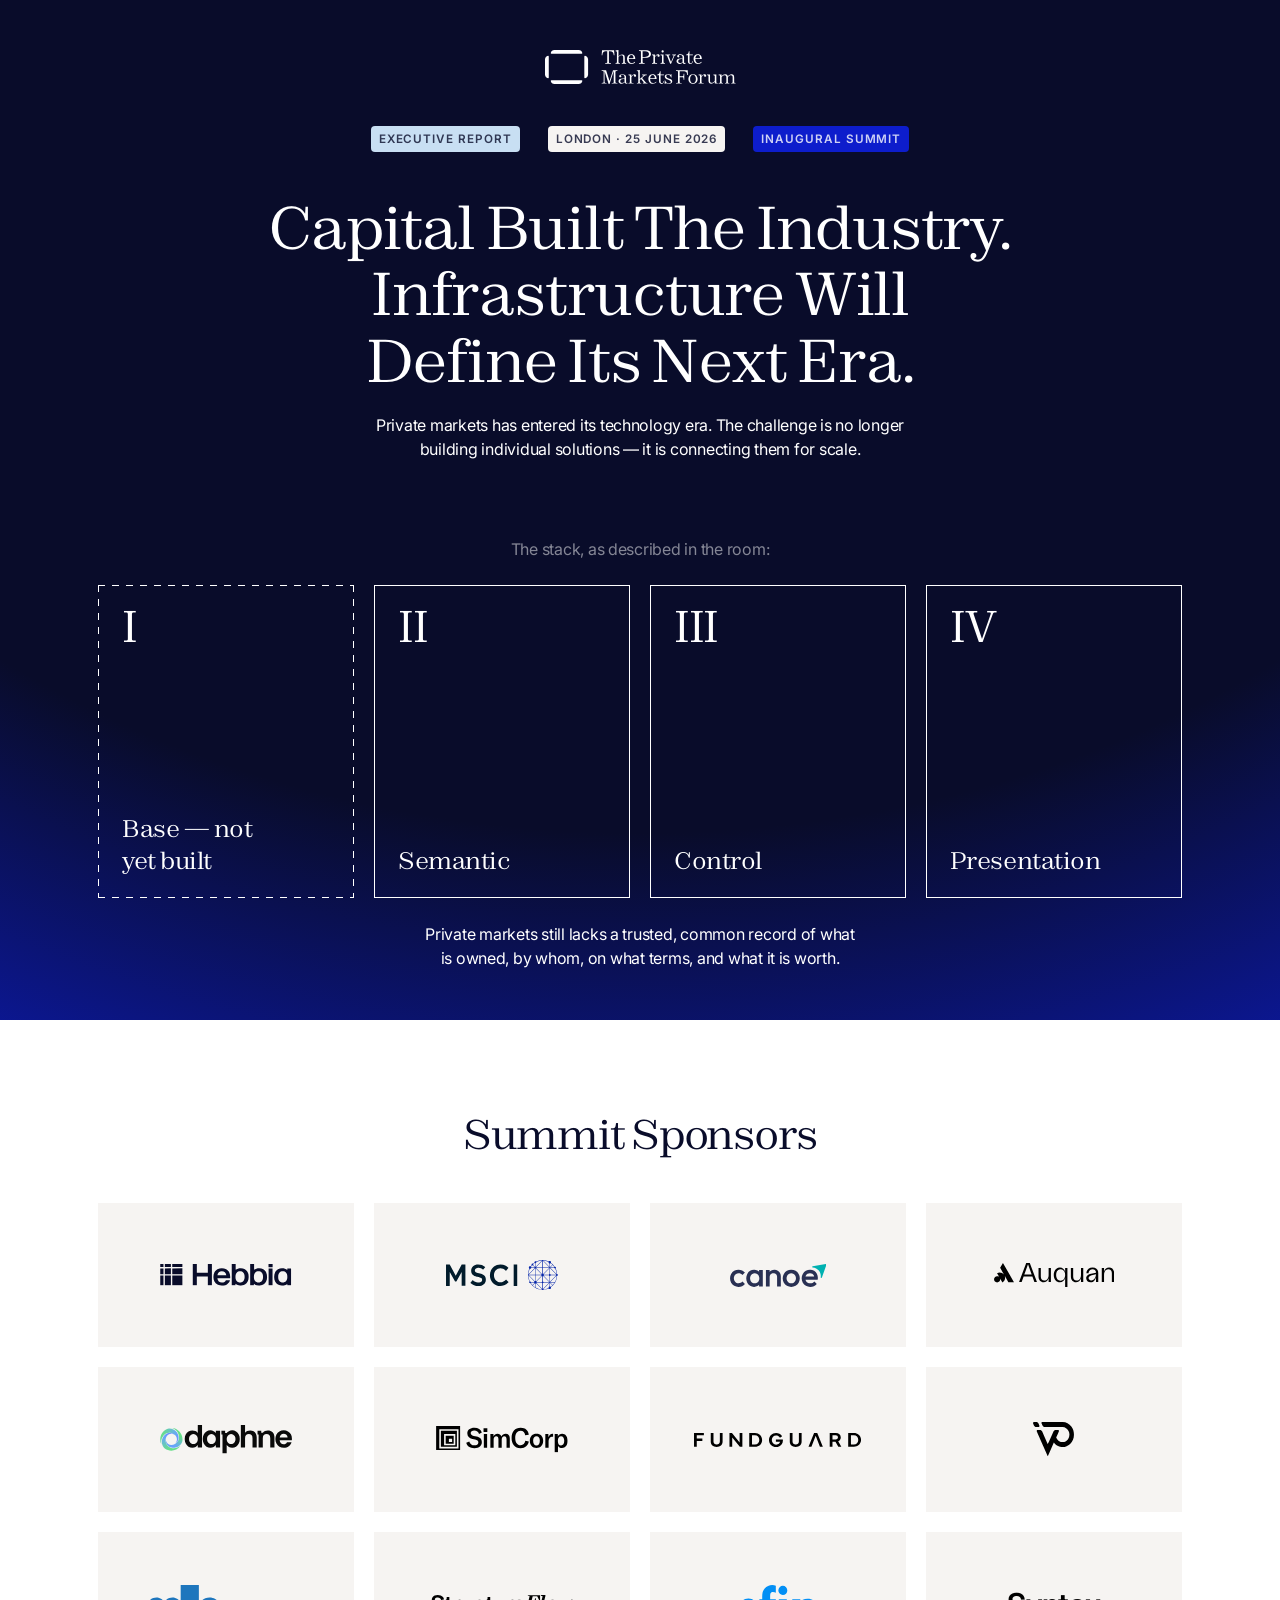
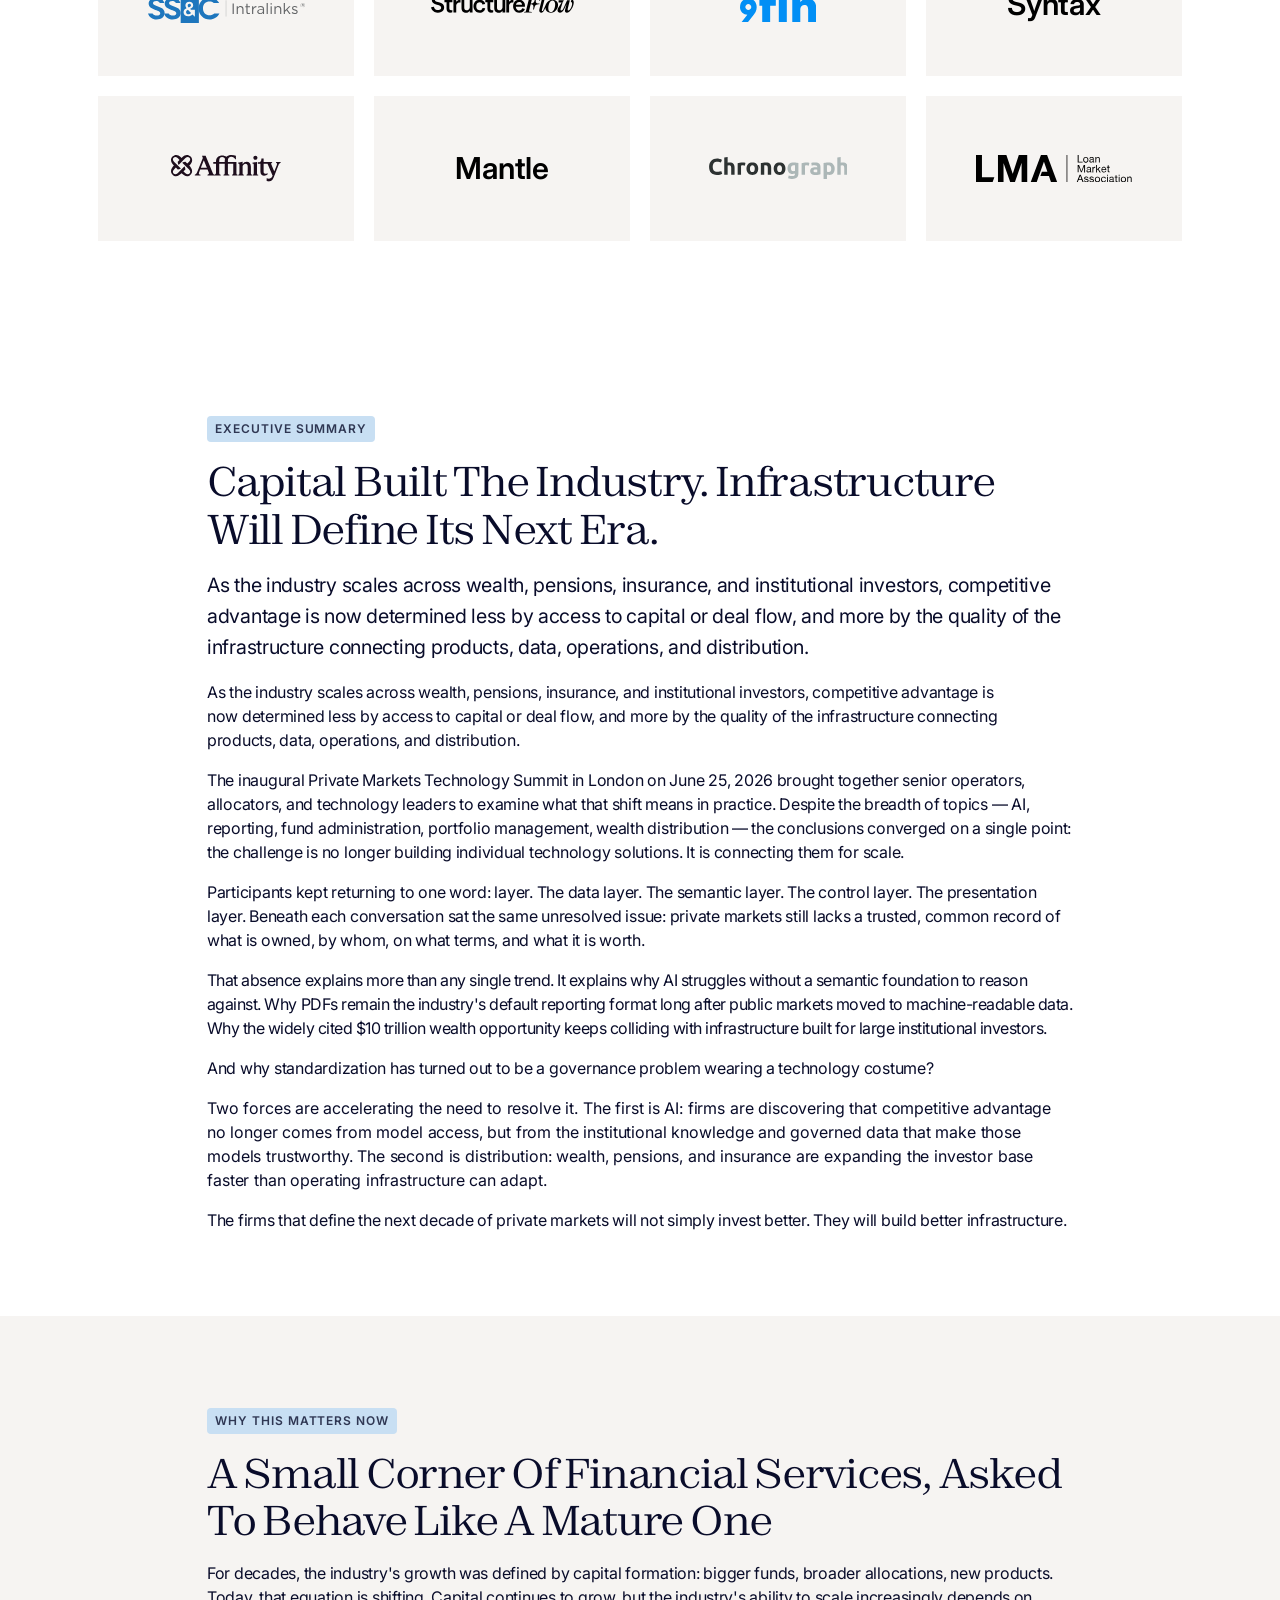
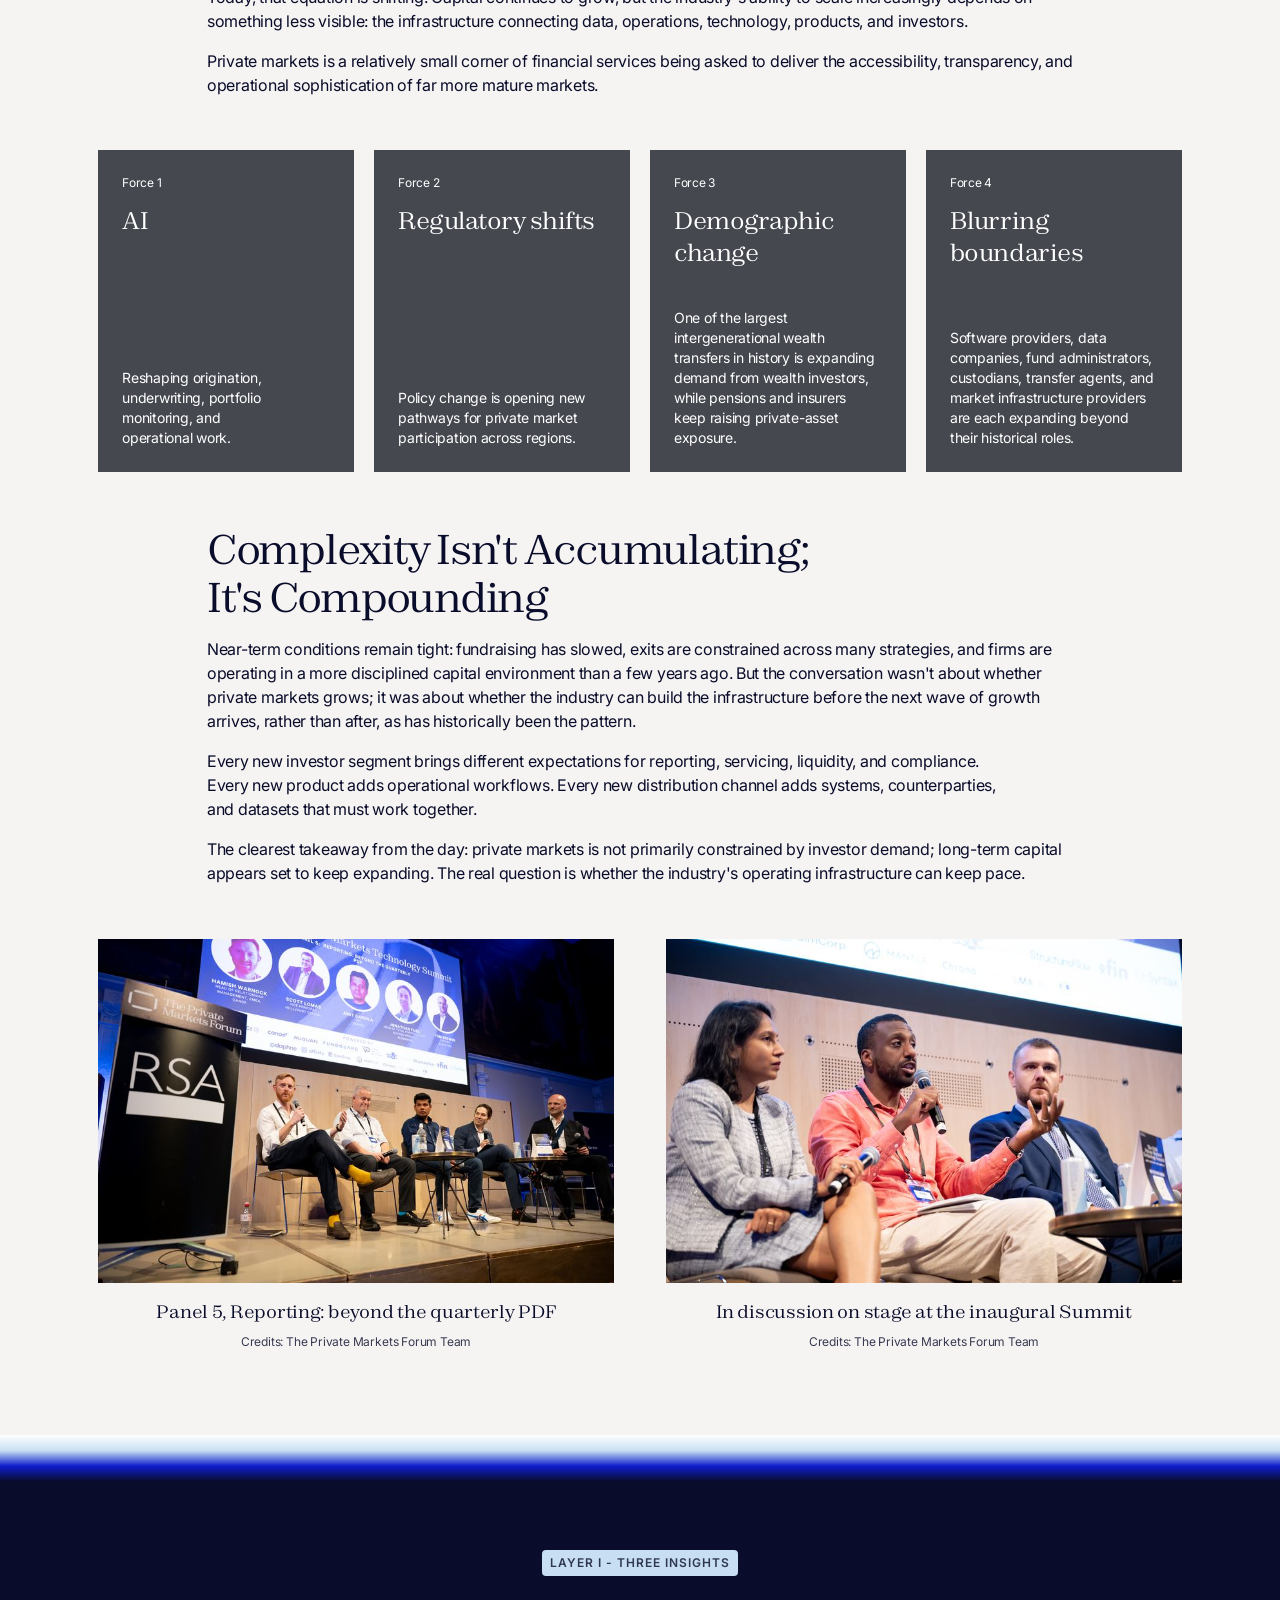
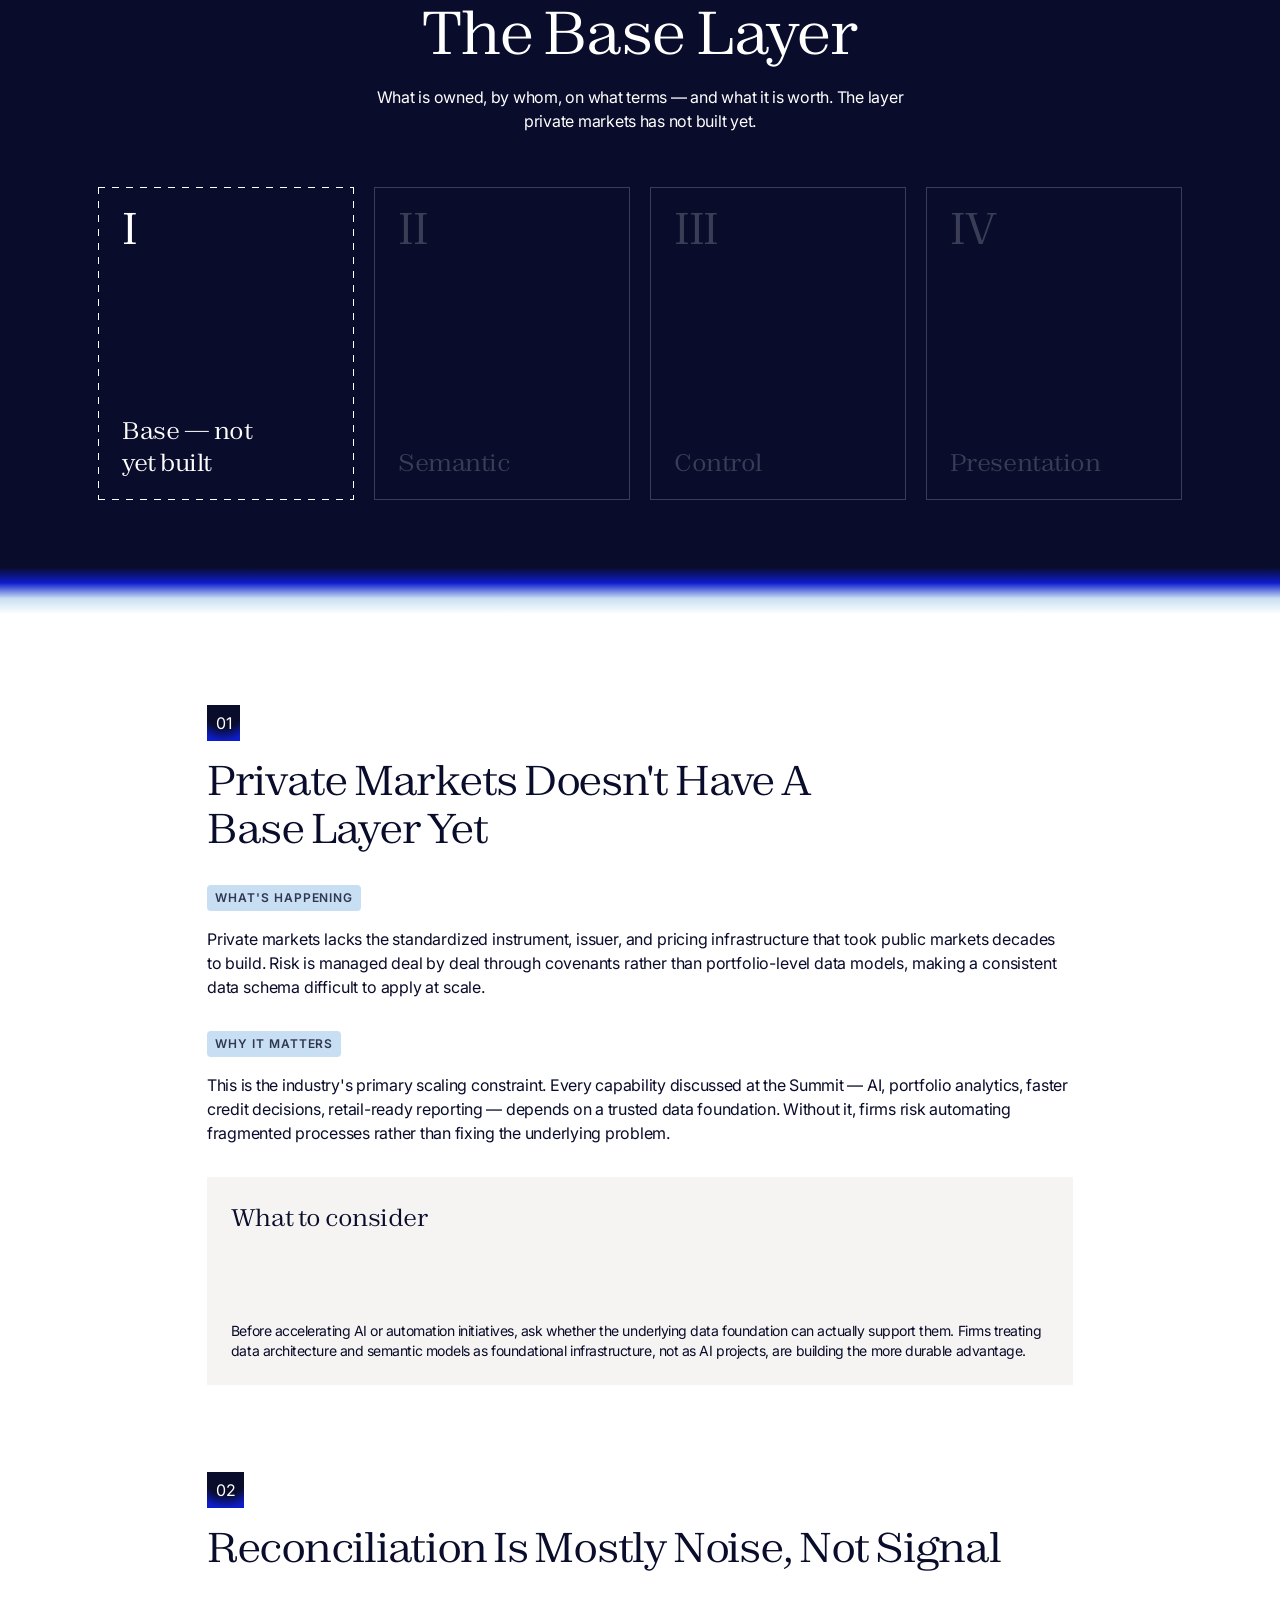
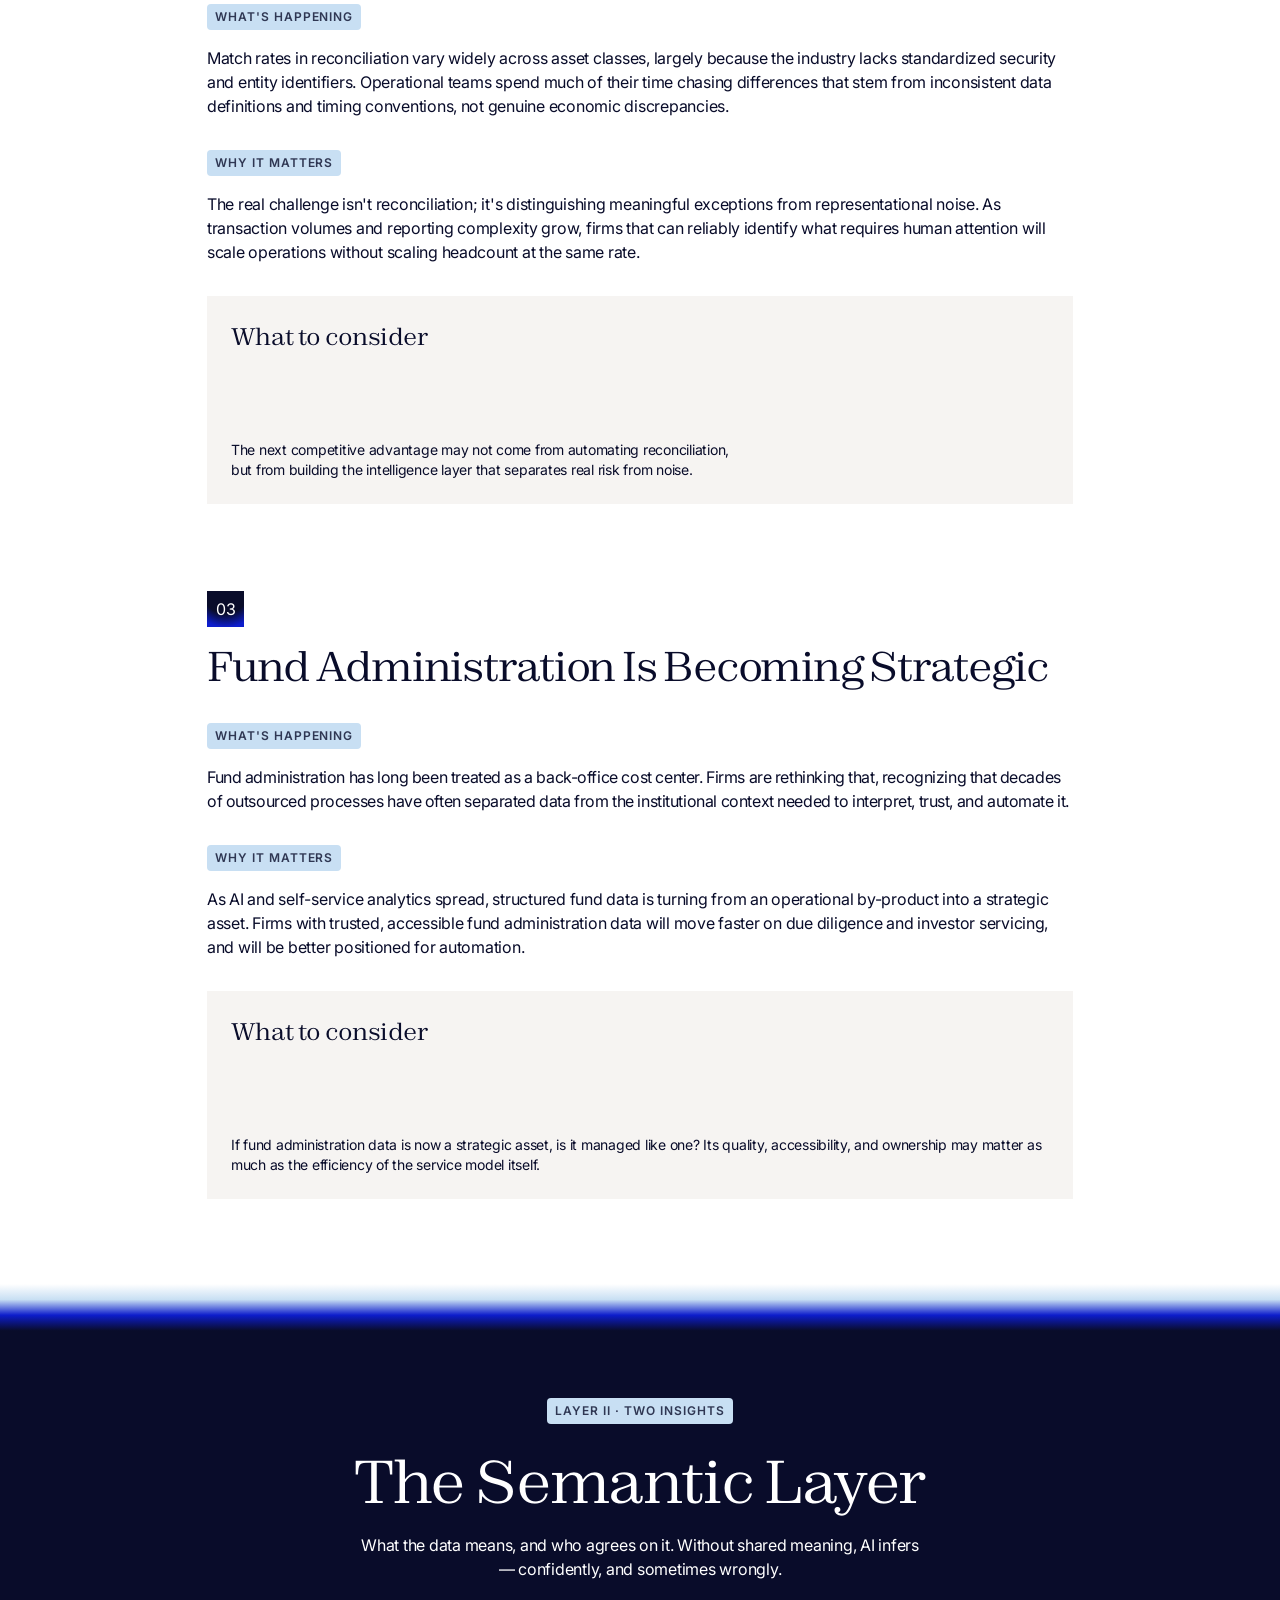
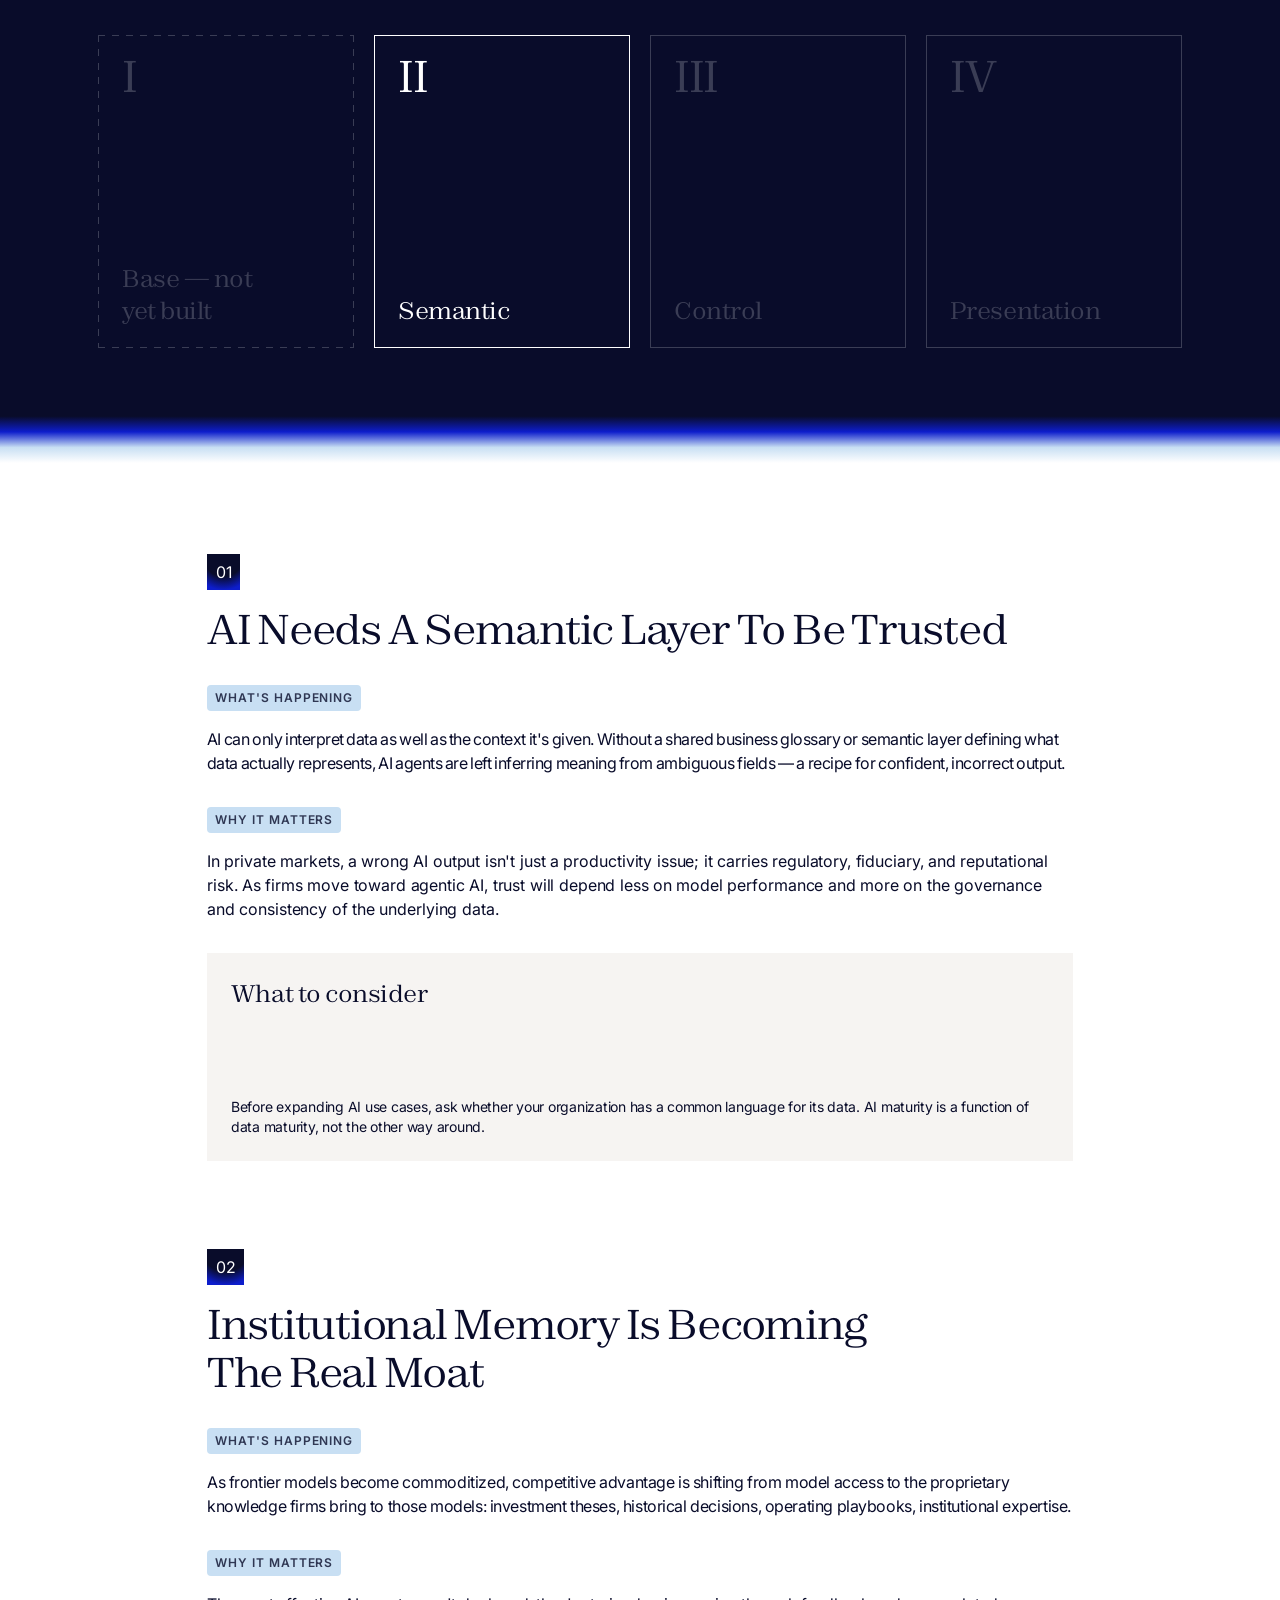
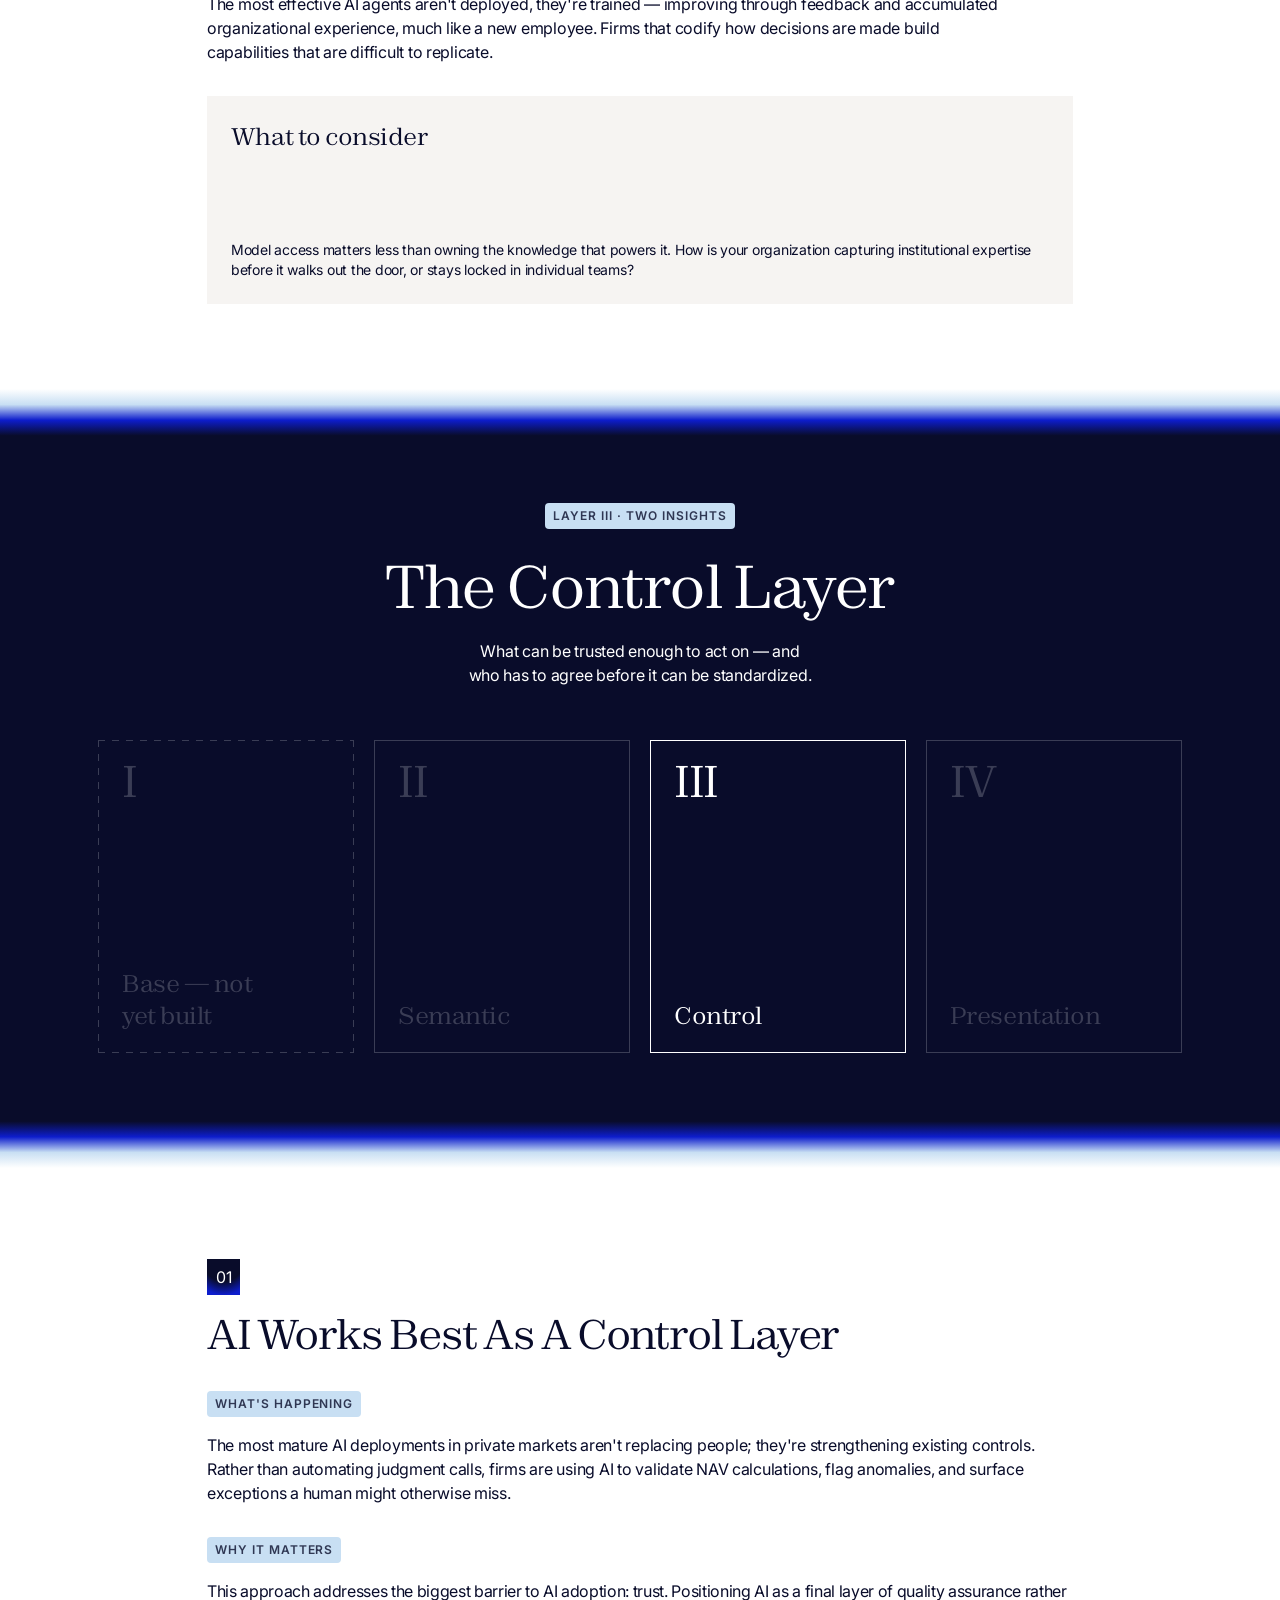
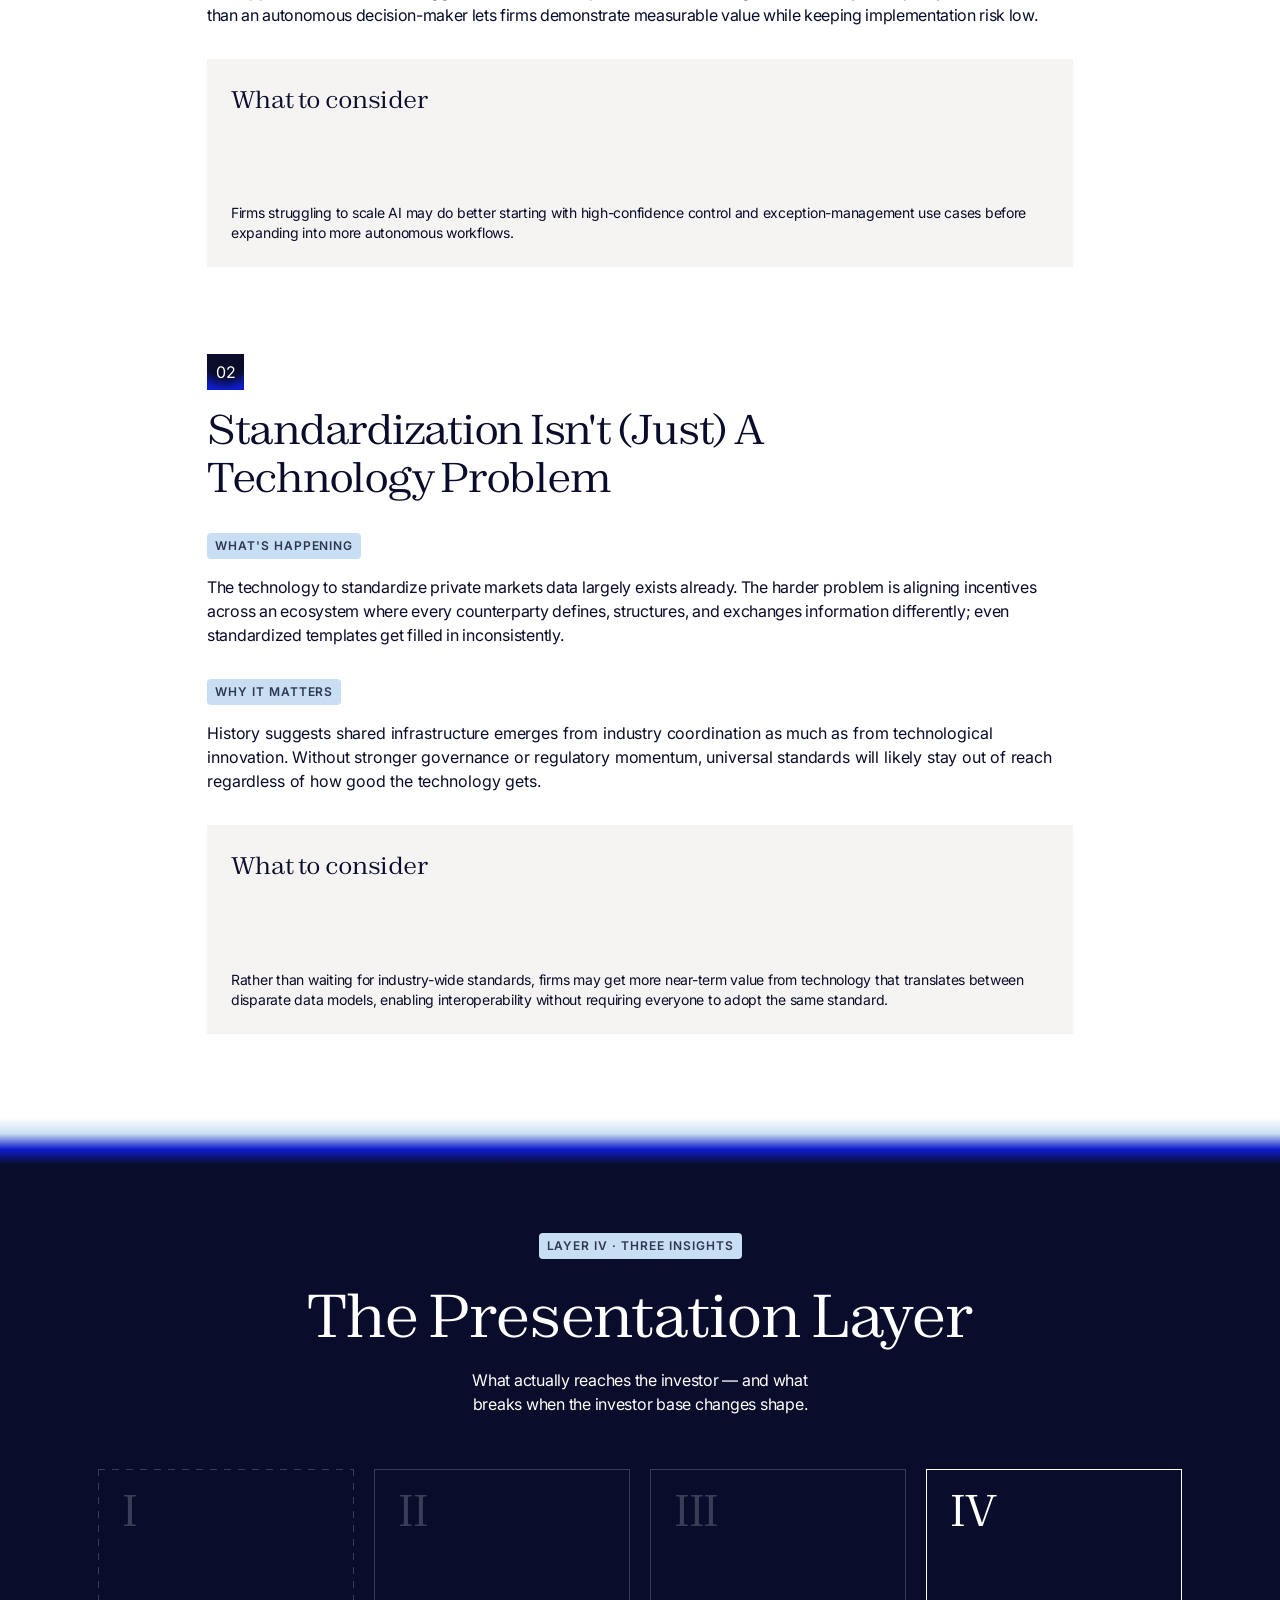
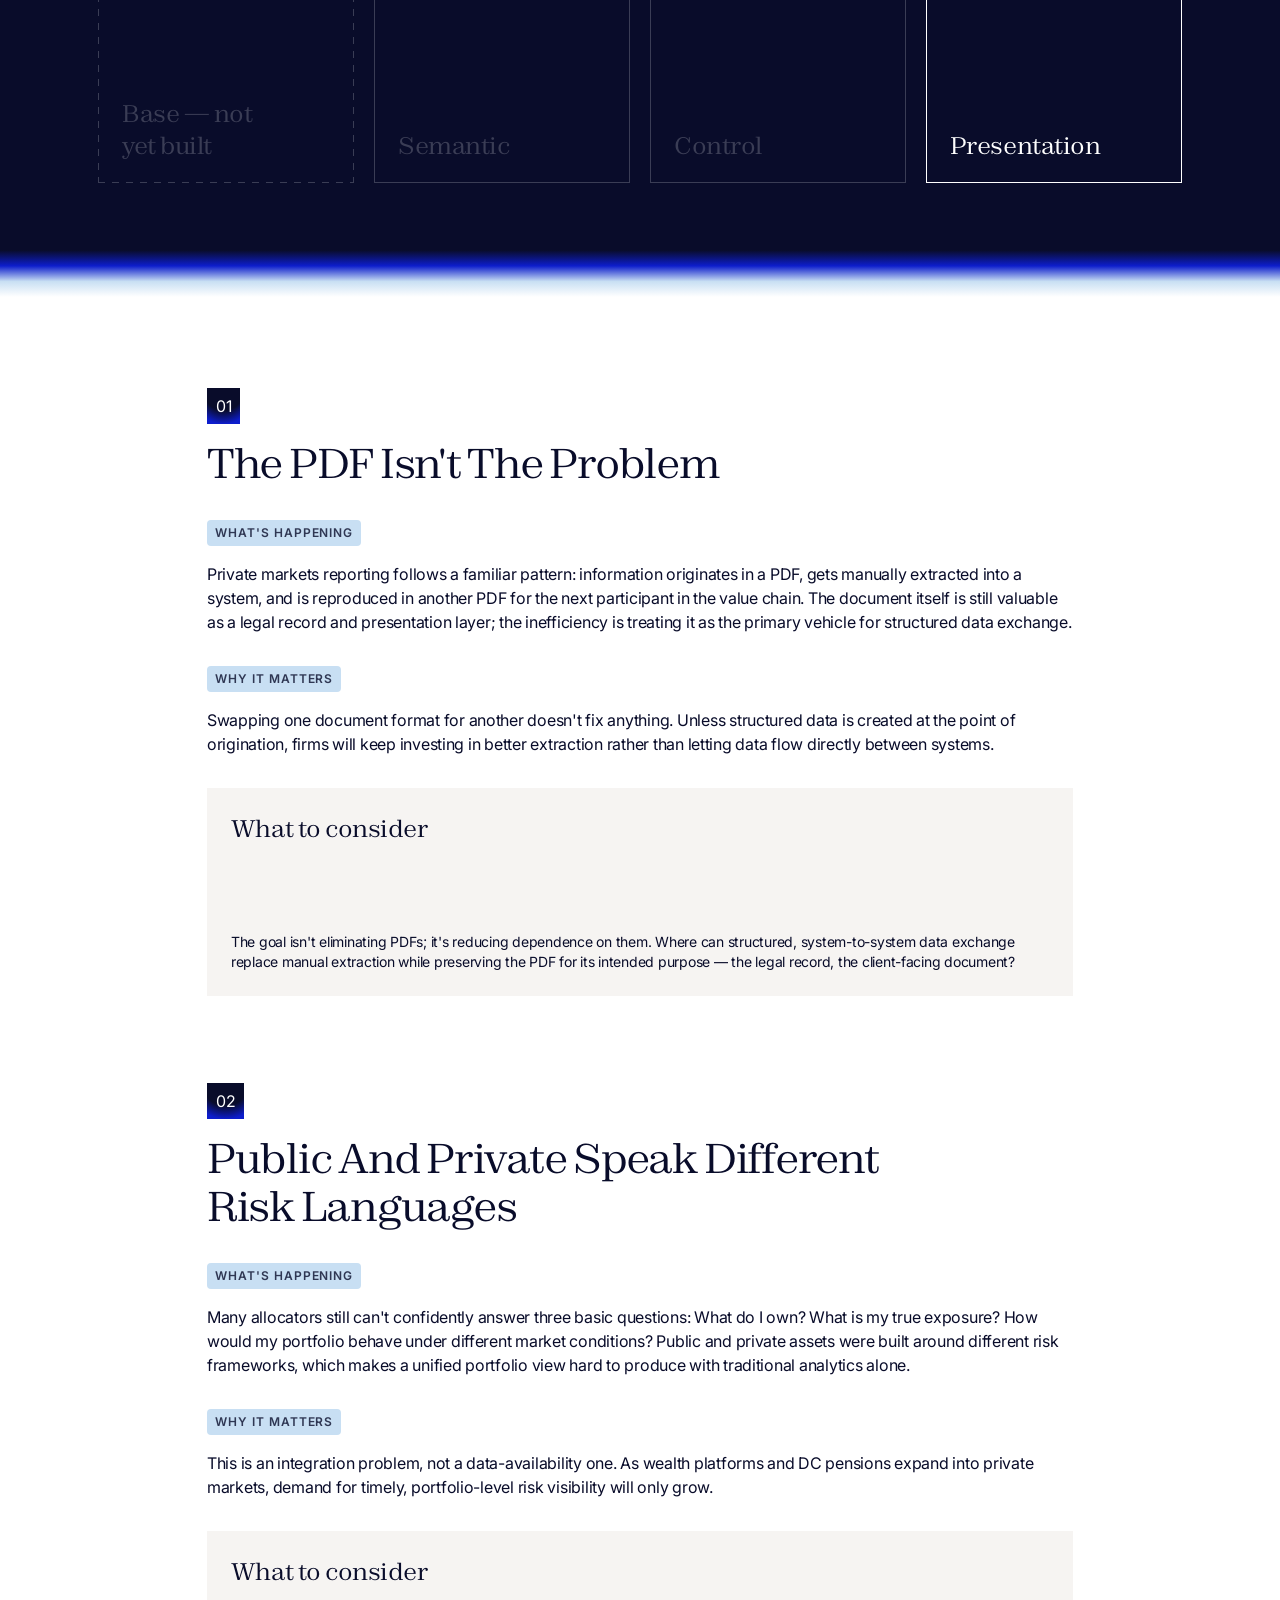
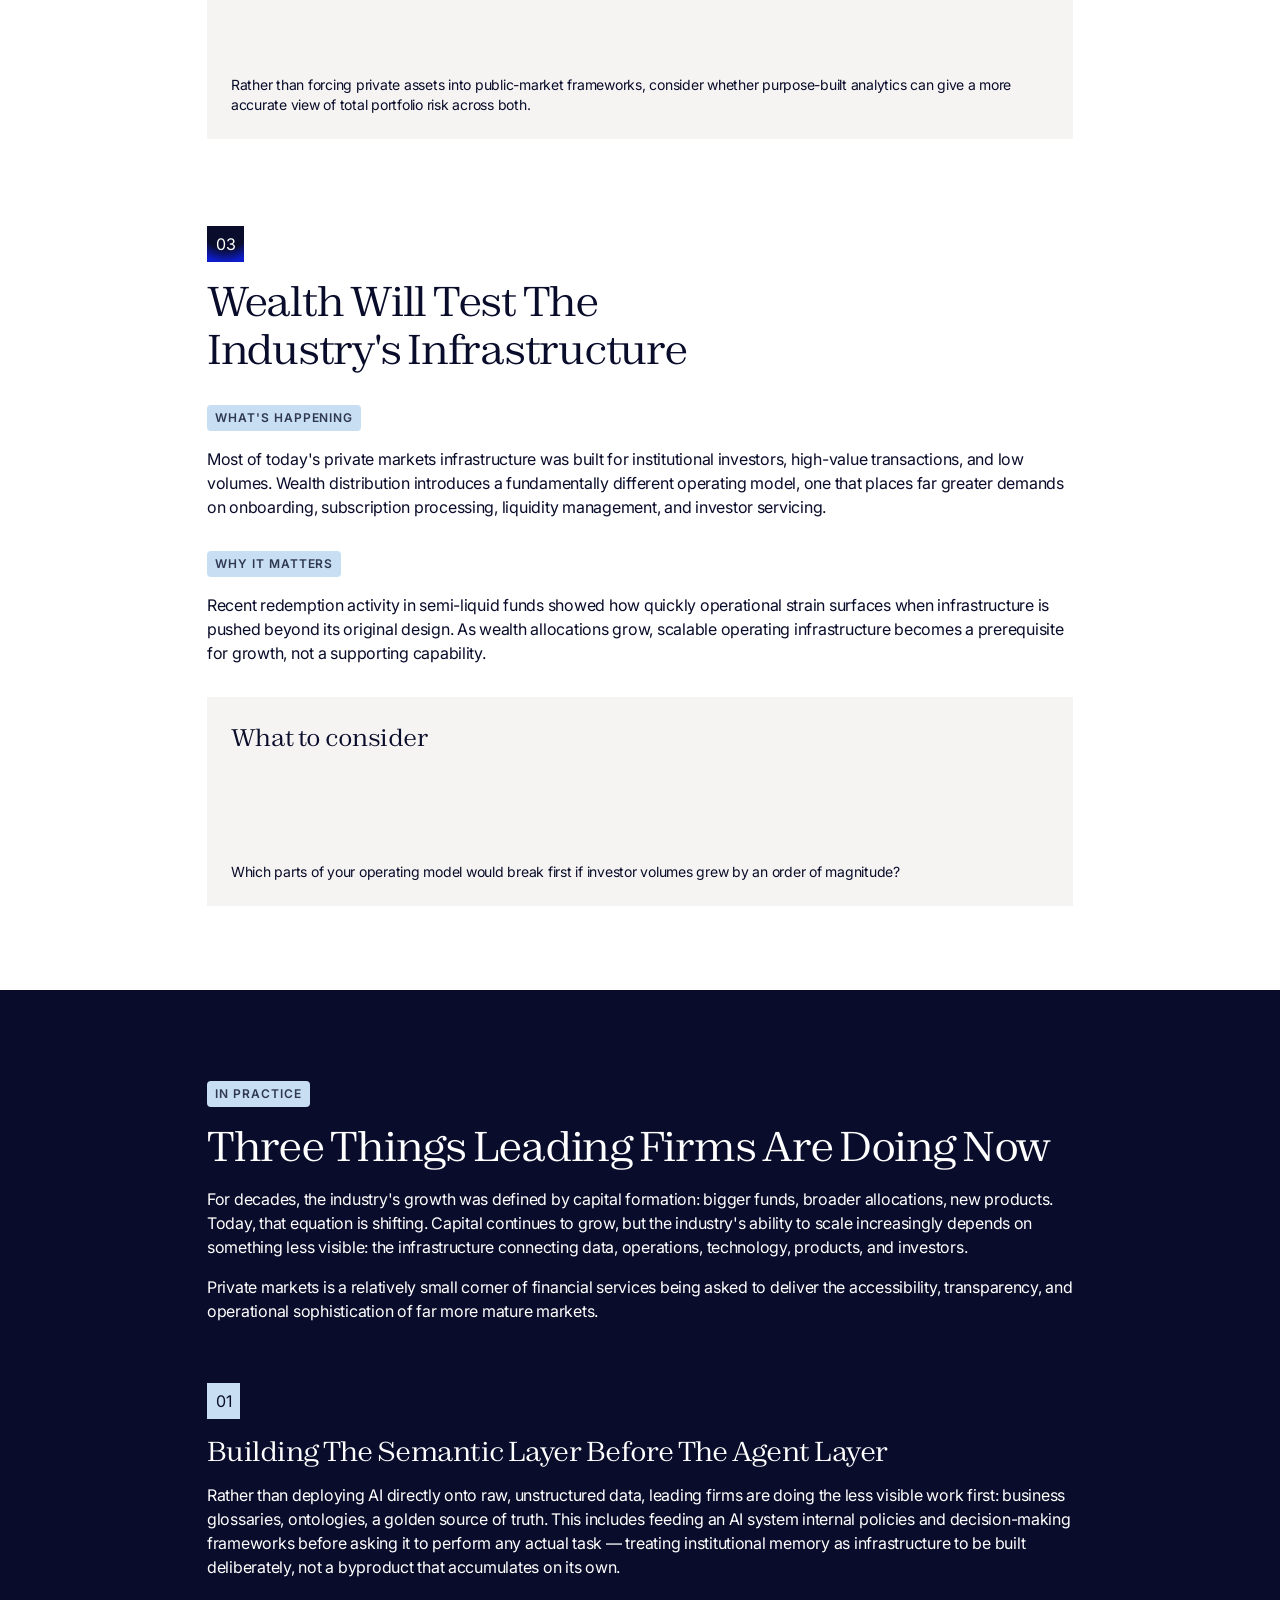
<file: Reports/report-2026.html>
<!DOCTYPE html>
<html lang="en">
<head>
<meta charset="utf-8">
<meta name="viewport" content="width=device-width, initial-scale=1">
<title>Capital built the industry. Infrastructure will define its next era. — The Private Markets Forum</title>
<meta name="description" content="Executive report from the inaugural Private Markets Technology Summit, London, 25 June 2026.">

<!-- Fonts: self-hosted Zodiak and Inter, the same files as the homepage and the PDF view —
     nothing render-blocking from a third-party origin, cached once for the whole site,
     and they work from file:// and offline. -->
<link rel="stylesheet" href="../Brand%20Foundations/fonts.css">

<style>

/* ============================================================
   TOKENS
   ============================================================ */
:root{
  /* brand colours */
  --c-navy:      #090C2A;   /* deep navy — gradient core, pill text */
  --c-blue:      #0D1DCC;   /* brand blue — gradient edge, accent pill */
  --c-ice:       #C8DFF3;   /* pale blue pill */
  --c-cream:     #F6F4F2;   /* off-white pill */
  --c-white:     #FFFFFF;

  --c-text:            var(--c-white);
  --c-text-muted:      rgba(255,255,255,.5);
  --c-rule:            rgba(255,255,255,1);   /* stack card outline */
  --c-pill-text-dark:  rgba(9,12,42,.8);
  --c-pill-text-light: rgba(255,255,255,.8);

  /* type families */
  --track-caps: .08em;   /* tracking for uppercase micro-labels */
  --font-display: "Zodiak","Zodiak Variable",Georgia,"Times New Roman",serif;
  --font-body:    "Inter",-apple-system,BlinkMacSystemFont,"Segoe UI",Helvetica,Arial,sans-serif;

  /* fluid engine: 0 at 375px viewport, 1px-per-unit at 1440px viewport */
  --fluid: clamp(0px, (100vw - 375px) / 1065, 1px);

  /* fluid type — mobile value → desktop value */
  --fs-title:    calc(40px + 24 * var(--fluid));   /* 40 → 64 */
  --lh-title:    calc(46px + 24 * var(--fluid));   /* 46 → 70 */
  --fs-body:     16px;                             /* 16 at every width — was 14 → 16; 14px body is under-sized on a phone */
  --lh-body:     24px;                             /* 24 at every width — was 20 → 24 */
  --fs-pill:     calc(10px +  2 * var(--fluid));   /* 10 → 12 */
  --fs-index:    calc(24px + 24 * var(--fluid));   /* 24 → 48 */
  --lh-index:    calc(32px + 22 * var(--fluid));   /* 32 → 54 */
  --fs-label:    24px;
  --lh-label:    32px;

  /* fluid spacing */
  --pad-block:   calc(35px + 18 * var(--fluid));   /* 35 → 53  */
  --pad-inline:  calc(20px + 92 * var(--fluid));   /* 20 → 112 */
  --gap-group:   calc(32px + 12 * var(--fluid));   /* 32 → 44  */
  --gap-section: calc(32px + 52 * var(--fluid));   /* 32 → 84  */
  --gap-heading: calc(16px +  4 * var(--fluid));   /* 16 → 20 — title to subtitle (was 24 → 32) */
  --gap-stack:   24px;                             /* eyebrow · stack · note (was 38) */
  --card-min-h:  calc(178px + 159 * var(--fluid)); /* 178 → 337 */

  /* measures */
  --measure-title:    calc(335px + 485 * var(--fluid)); /* 335 → 820 — holds the 3-line break of the design */
  --measure-subtitle: calc(291px + 307 * var(--fluid)); /* 291 → 598 */
  --measure-note:     calc(281px + 573 * var(--fluid)); /* 281 → 854 */
  --content-max: 1216px;
}

/* ============================================================
   RESET
   ============================================================ */
*,*::before,*::after{box-sizing:border-box}
html{-webkit-text-size-adjust:100%}
body{
  margin:0;
  background:var(--c-navy);
  color:var(--c-text);
  font-family:var(--font-body);
  -webkit-font-smoothing:antialiased;
  text-rendering:optimizeLegibility;
}
h1,h2,h3,p,ol,ul,li,figure,figcaption{margin:0;padding:0}
ol,ul{list-style:none}

/* ============================================================
   HERO
   ============================================================ */
.hero{
  display:flex;
  flex-direction:column;
  align-items:center;
  padding:var(--pad-block) var(--pad-inline);
  /* radial gradient: centre at top-middle, radii 130% of the box (Figma parity) */
  background:radial-gradient(130% 130% at 50% 0%,
              var(--c-navy) 0%,
              var(--c-navy) 62.8%,
              var(--c-blue) 100%);
}

.hero__logo{
  display:block;
  width:191px;
  max-width:100%;
  height:auto;
  color:var(--c-white);
}

/* vertical rhythm — margins instead of gap so each step can differ */
.hero__meta{margin-top:var(--gap-group)}
.hero__heading{margin-top:var(--gap-group)}
.stack{margin-top:var(--gap-section)}

/* ---------- eyebrow pills ---------- */
.hero__meta{
  display:flex;
  flex-wrap:wrap;
  justify-content:center;
  align-items:center;
  column-gap:28px;
  row-gap:12px;
  width:100%;
}
.pill{
  display:inline-flex;
  align-items:center;
  padding:calc(2px + 2 * var(--fluid)) 8px;   /* 2px → 4px block, 8px inline */
  border-radius:4px;
  font-family:var(--font-body);
  font-weight:600;
  font-size:var(--fs-pill);
  line-height:18px;
  letter-spacing:var(--track-caps);
  text-transform:uppercase;
  white-space:nowrap;
}
.pill--ice  {background:var(--c-ice);   color:var(--c-pill-text-dark)}
.pill--cream{background:var(--c-cream); color:var(--c-pill-text-dark)}
.pill--blue {background:var(--c-blue);  color:var(--c-pill-text-light)}
/* mobile wraps as [report + summit] / [location]; desktop keeps source order */
.pill--date{order:3}

/* ---------- headline ---------- */
.hero__heading{
  display:flex;
  flex-direction:column;
  align-items:center;
  gap:var(--gap-heading);
  width:100%;
  max-width:var(--content-max);
}
.hero__title{
  max-width:var(--measure-title);
  font-family:var(--font-display);
  font-weight:400;
  font-size:var(--fs-title);
  line-height:var(--lh-title);
  letter-spacing:-.02em;
  text-transform:capitalize;
  text-align:center;
  text-wrap:balance;
  color:var(--c-white);
}
/* each sentence starts its own line — mirrors the break in the design at every width */
.hero__title span{display:block}
.hero__subtitle{
  max-width:var(--measure-subtitle);
  font-size:var(--fs-body);
  line-height:var(--lh-body);
  letter-spacing:-.016em;
  text-align:center;
  color:var(--c-white);
}

/* ============================================================
   STACK SUMMARY
   ============================================================ */
.stack{
  display:flex;
  flex-direction:column;
  align-items:center;
  gap:var(--gap-stack);
  width:100%;
  max-width:var(--content-max);
}
.stack__eyebrow{
  font-size:var(--fs-body);
  line-height:var(--lh-body);
  letter-spacing:-.016em;
  text-align:center;
  color:var(--c-text-muted);
}
.stack__list{
  display:grid;
  grid-template-columns:1fr;
  width:100%;
}
.stack__item{
  display:flex;
  flex-direction:column;
  justify-content:space-between;
  min-height:var(--card-min-h);
  padding:24px;
  border:1px solid var(--c-rule);
}
/* collapse shared borders in the stacked (mobile) layout */
.stack__item + .stack__item{margin-top:-1px}
/* layer I is not built yet — dashed outline */
.stack__item--pending{border-style:dashed; border-width:1px; background-image:none}
.stack__index{
  font-family:var(--font-display);
  font-weight:400;
  font-size:var(--fs-index);
  line-height:var(--lh-index);
  letter-spacing:-.03em;
  color:var(--c-white);
}
.stack__label{
  font-family:var(--font-display);
  font-weight:400;
  font-size:var(--fs-label);
  line-height:var(--lh-label);
  letter-spacing:-.02em;
  color:var(--c-white);
}
.stack__note{
  max-width:var(--measure-note);
  font-size:var(--fs-body);
  line-height:var(--lh-body);
  letter-spacing:-.016em;
  text-align:center;
  color:var(--c-white);
}

/* ============================================================
   DESKTOP LAYOUT
   ============================================================ */
/* once the three pills fit on one line, restore the source (desktop) order */
@media (min-width:640px){
  .pill--date{order:0}
}

/* tablet: two columns */
@media (min-width:600px) and (max-width:899.98px){
  .stack__list{grid-template-columns:repeat(2,1fr)}
  .stack__item{margin-top:0}
  .stack__item + .stack__item{margin-top:0}
  .stack__item:nth-child(n+3){margin-top:-1px}
  .stack__item:nth-child(even){margin-left:-1px}
}

@media (min-width:900px){
  .stack__list{
    grid-template-columns:repeat(4,1fr);
    gap:20px;
  }
  .stack__item{
    padding:15px 23px 21px;
    margin-top:0;
  }
  .stack__item + .stack__item{margin-top:0}
}

/* dashed borders read heavier on hi-dpi — keep the 7/7 dash rhythm of the design */
@supports (border-image:none){
  .stack__item--pending{
    border:0;
    background-image:repeating-linear-gradient(to right,var(--c-rule) 0 7px,transparent 7px 14px),
                     repeating-linear-gradient(to right,var(--c-rule) 0 7px,transparent 7px 14px),
                     repeating-linear-gradient(to bottom,var(--c-rule) 0 7px,transparent 7px 14px),
                     repeating-linear-gradient(to bottom,var(--c-rule) 0 7px,transparent 7px 14px);
    background-size:100% 1px,100% 1px,1px 100%,1px 100%;
    background-position:0 0,0 100%,0 0,100% 0;
    background-repeat:no-repeat;
    padding:25px;
  }
}
@media (min-width:900px){
  @supports (border-image:none){
    .stack__item--pending{padding:16px 24px 22px}
  }
}

/* ============================================================
   SPONSORS
   ============================================================ */
:root{
  --c-ink:   #000000;

  /* type */
  --fs-section-title: calc(28px + 16 * var(--fluid));  /* 28 → 44 (was 32 → 48) */
  --lh-section-title: calc(34px + 16 * var(--fluid));  /* 34 → 50 */
  --fs-wordmark:      calc(20px + 12 * var(--fluid));  /* 20 → 32 */

  /* spacing */
  --pad-top:     calc(64px + 32 * var(--fluid));   /* 64 → 96  */
  --pad-bottom:  calc(20px + 76 * var(--fluid));   /* 20 → 96  */
  --gap-title:   44px;
  --gap-grid:    20px;
  --tile-h:      calc(96px + 57 * var(--fluid));   /* 96 → 153 */
}


/* ============================================================
   SPONSORS
   ============================================================ */
.sponsors{
  display:flex;
  flex-direction:column;
  gap:var(--gap-title);
  padding:var(--pad-top) var(--pad-inline) var(--pad-bottom);
  background:var(--c-white);
}
.sponsors__inner{
  width:100%;
  max-width:var(--content-max);
  margin-inline:auto;
  display:flex;
  flex-direction:column;
  gap:var(--gap-title);
}
.sponsors__title{
  font-family:var(--font-display);
  font-weight:400;
  font-size:var(--fs-section-title);
  line-height:var(--lh-section-title);
  letter-spacing:-.03em;
  text-transform:capitalize;
  text-align:center;
  color:var(--c-navy);
}

.sponsors__grid{
  display:grid;
  grid-template-columns:repeat(2,1fr);   /* mobile: 2 up */
  gap:var(--gap-grid);
}
.sponsors__cell{
  display:flex;
  align-items:center;
  justify-content:center;
  height:var(--tile-h);
  padding:12px;
  background:var(--c-cream);
}
/* each mark keeps its Figma width at both ends of the scale */
.sponsors__logo-mark{
  display:block;
  width:calc(var(--logo-w-mob) * 1px + (var(--logo-w-desk) - var(--logo-w-mob)) * var(--fluid));
  max-width:100%;
  height:auto;
}
/* sponsors supplied as type, not artwork */
.sponsors__wordmark{
  font-family:var(--font-body);
  font-weight:600;
  font-size:var(--fs-wordmark);
  line-height:24px;
  letter-spacing:-.008em;
  color:var(--c-ink);
  text-align:center;
}

@media (min-width:900px){
  .sponsors__grid{grid-template-columns:repeat(4,1fr)}   /* desktop: 4 up */
}

/* ============================================================
   INTRO / EXECUTIVE SUMMARY
   ============================================================ */
:root{
  --fs-intro-title: calc(28px + 16 * var(--fluid));   /* 28 → 44 — every section and insight title (was 32 → 48) */
  --lh-intro-title: calc(34px + 16 * var(--fluid));   /* 34 → 50 */
  --fs-lead:        calc(18px +  2 * var(--fluid));   /* 18 → 20 */
  --lh-lead:        calc(28px +  4 * var(--fluid));   /* 28 → 28 → 32 */
  --fs-prose:       16px;                             /* 16 at every width — was 14 → 16 */
  --lh-prose:       24px;                             /* 24 at every width — was 20 → 24 */
  --gap-prose:      16px;                             /* eyebrow → title → copy (was 24) */
  --gap-para:       16px;                             /* paragraph → paragraph, every run of copy (was one line, 24) */

  --measure-prose:       calc(335px + 625 * var(--fluid));  /* 335 → 960 — reading column, two-thirds of a 1440 viewport (was 598, then 720) */
  --measure-layer-subtitle: calc(335px + 263 * var(--fluid)); /* 335 → 598 — centred copy under a layer title keeps the old measure */
}

.intro{
  display:flex;
  justify-content:center;
  padding:var(--pad-top) var(--pad-inline) var(--pad-bottom);
  background:var(--c-white);
}
.intro__content{
  display:flex;
  flex-direction:column;
  align-items:flex-start;
  gap:var(--gap-prose);
  width:100%;
  max-width:var(--measure-prose);
}
/* fixed-size eyebrow pill — used by every section below the hero,
   where the hero's fluid 10→12px pills would be inconsistent */
.pill--md{
  font-size:12px;
  padding:4px 8px;
}
.intro__title{
  font-family:var(--font-display);
  font-weight:400;
  font-size:var(--fs-intro-title);
  line-height:var(--lh-intro-title);
  letter-spacing:-.03em;
  text-transform:capitalize;
  text-wrap:pretty;
  color:var(--c-navy);
}
.intro__body-group{
  display:flex;
  flex-direction:column;
  gap:var(--gap-prose);
  width:100%;
}
.intro__lead{
  font-size:var(--fs-lead);
  line-height:var(--lh-lead);
  letter-spacing:-.014em;
  color:var(--c-navy);
}
/* paragraph rhythm equals one blank line of body text, as in the artboard */
.intro__body{
  display:flex;
  flex-direction:column;
  gap:var(--gap-para);
}
.intro__body p{
  font-size:var(--fs-prose);
  line-height:var(--lh-prose);
  letter-spacing:-.016em;
  color:var(--c-navy);
}

/* ============================================================
   FORCES / WHY THIS MATTERS NOW
   ============================================================ */
:root{
  --c-slate: #464850;                                 /* force-card fill, figure rule */
  --gap-forces: calc(40px + 16 * var(--fluid));       /* 40 → 56 (was 44 → 64) */
  --card-force-h: calc(261px + 72 * var(--fluid));    /* 261 → 333 */
  --figure-h: calc(210px + 432 * var(--fluid));       /* 210 → 642 */
  --gap-pair: calc(32px + 24 * var(--fluid));          /* 32 → 56 — between the two photographs of a pair */
  --measure-forces-body:  var(--measure-prose);             /* 335 → 960 — follows the reading column (was 566) */
}

.forces{
  padding:var(--pad-top) var(--pad-inline) var(--pad-bottom);
  background:var(--c-cream);
}
.forces__inner{
  display:flex;
  flex-direction:column;
  gap:var(--gap-forces);
  width:100%;
  max-width:var(--content-max);
  margin-inline:auto;
}
/* the two prose blocks sit in a centred column, narrower than the grid */
.forces__intro,
.forces__note{
  display:flex;
  flex-direction:column;
  align-items:flex-start;
  gap:var(--gap-prose);
  width:100%;
  max-width:var(--measure-prose);
  margin-inline:auto;
}
.forces__title{
  font-family:var(--font-display);
  font-weight:400;
  font-size:var(--fs-intro-title);
  line-height:var(--lh-intro-title);
  letter-spacing:-.03em;
  text-transform:capitalize;
  text-wrap:pretty;
  color:var(--c-navy);
}

.forces__prose{
  display:flex;
  flex-direction:column;
  gap:var(--gap-para);
  width:100%;
}
.forces__intro .forces__prose{max-width:var(--measure-forces-body)}
.forces__prose p{
  font-size:16px;                 /* holds at 16/24 on both artboards */
  line-height:24px;
  letter-spacing:-.016em;
  color:var(--c-navy);
}

/* ---------- force cards ---------- */
.forces__list{
  display:grid;
  grid-template-columns:1fr;
  gap:20px;
}
.force-card{
  display:flex;
  flex-direction:column;
  justify-content:space-between;
  gap:24px;
  min-height:var(--card-force-h);
  padding:24px;
  background:var(--c-slate);
  color:var(--c-white);
}
.force-card__head{
  display:flex;
  flex-direction:column;
  gap:12px;
}
.force-card__index{
  font-size:12px;
  line-height:18px;
  letter-spacing:-.021em;
  color:var(--c-white);
}
.force-card__title{
  font-family:var(--font-display);
  font-weight:400;
  font-size:24px;
  line-height:32px;
  letter-spacing:-.02em;
  color:var(--c-white);
}
.force-card__body{
  font-size:14px;
  line-height:20px;
  letter-spacing:-.018em;
  color:var(--c-white);
}

/* ---------- figure (shared: cream sections and navy sections) ---------- */
.figure{
  display:flex;
  flex-direction:column;
  gap:var(--gap-prose);
  width:100%;
}
.figure--on-light{--rule:var(--c-slate); --figure-ink:var(--c-navy)}
.figure--on-dark {--rule:var(--c-white); --figure-ink:var(--c-white)}
/* placeholder plate — 4/4 dashed rule, drawn with gradients to hold the rhythm */
.figure__plate{
  height:var(--figure-h);
  background-image:repeating-linear-gradient(to right,var(--rule) 0 4px,transparent 4px 8px),
                   repeating-linear-gradient(to right,var(--rule) 0 4px,transparent 4px 8px),
                   repeating-linear-gradient(to bottom,var(--rule) 0 4px,transparent 4px 8px),
                   repeating-linear-gradient(to bottom,var(--rule) 0 4px,transparent 4px 8px);
  background-size:100% 1px,100% 1px,1px 100%,1px 100%;
  background-position:0 0,0 100%,0 0,100% 0;
  background-repeat:no-repeat;
}
/* the photograph: fills the plate's box, cropped about its focus point */
.figure__img{
  display:block;
  width:100%;
  height:var(--figure-h);
  object-fit:cover;
  object-position:var(--focus,50% 50%);
  background:var(--c-slate);
}
/* two photographs side by side, each with its own caption; stacked under 900 px */
.figure-pair{
  display:grid;
  grid-template-columns:1fr 1fr;
  gap:var(--gap-pair);
  width:100%;
  max-width:var(--content-max);
}
.figure-pair .figure__img{height:auto;aspect-ratio:3/2}
@media (max-width:899.98px){
  .figure-pair{grid-template-columns:1fr;gap:40px}
}
.figure__caption{
  display:flex;
  flex-direction:column;
  gap:8px;                         /* caption to credit (was 12) */
  text-align:center;
}
.figure__caption b{
  display:block;
  font-family:var(--font-display);
  font-weight:400;
  font-size:18px;                  /* was 24/32: a caption, not a heading */
  line-height:26px;
  letter-spacing:-.015em;
  color:var(--figure-ink);
}
.figure__credit{
  font-size:12px;                  /* was 14/20 */
  line-height:18px;
  letter-spacing:-.016em;
  color:var(--figure-ink);
  opacity:.8;
}
/* a single photograph at the full content width, outside a prose column */
.figure--wide{max-width:var(--content-max);margin-inline:auto}

@media (min-width:600px) and (max-width:899.98px){
  .forces__list{grid-template-columns:repeat(2,1fr)}
}
@media (min-width:900px){
  .forces__list{grid-template-columns:repeat(4,1fr)}
}

/* ============================================================
   LAYER DETAIL / THE BASE LAYER
   ============================================================ */
:root{
  --pad-layer-block:   calc(129px - 17 * var(--fluid));  /* 129 → 112 */
  --gap-layer:         calc(40px + 16 * var(--fluid));   /* 40 → 56 — heading group to stack (was 44 → 64) */
  --gap-layer-heading: calc(20px +  4 * var(--fluid));   /* 20 → 24 — eyebrow to title (was 32 → 44) */
  --gap-layer-title:   var(--gap-heading);               /* 16 → 20 — title to subtitle, as in the hero (was 24 → 32) */
}

.layer{
  padding:var(--pad-layer-block) var(--pad-inline);
  /* edge-lit plate: white → ice → blue → navy in the first 6%, mirrored at the foot */
  background:linear-gradient(180deg,
      var(--c-white)  0%,
      var(--c-ice)    2%,
      var(--c-blue)   4%,
      var(--c-navy)   6%,
      var(--c-navy)  94%,
      var(--c-blue)  96%,
      var(--c-ice)   98%,
      var(--c-white) 100%);
}
.layer__inner{
  display:flex;
  flex-direction:column;
  gap:var(--gap-layer);
  width:100%;
  max-width:var(--content-max);
  margin-inline:auto;
}
.layer__heading-group{
  display:flex;
  flex-direction:column;
  align-items:center;
  gap:var(--gap-layer-heading);
}
.layer__heading{
  display:flex;
  flex-direction:column;
  align-items:center;
  gap:var(--gap-layer-title);
  width:100%;
}
.layer__title{
  font-family:var(--font-display);
  font-weight:400;
  font-size:var(--fs-title);      /* 40 → 64, shared with the hero */
  line-height:var(--lh-title);    /* 46 → 70 */
  letter-spacing:-.02em;
  text-transform:capitalize;
  text-align:center;
  text-wrap:balance;
  color:var(--c-white);
}
.layer__subtitle{
  max-width:var(--measure-layer-subtitle);
  font-size:16px;                 /* holds at 16/24 on both artboards */
  line-height:24px;
  letter-spacing:-.016em;
  text-align:center;
  color:var(--c-white);
}
/* layers beyond the one in focus sit back */
.stack__item--muted{opacity:.2}
/* cards with a .stack__link jump to their section — the link stretches over the whole card */
.stack__item:has(.stack__link){position:relative; transition:background-color .2s ease, opacity .2s ease}
.stack__link{color:inherit; text-decoration:none}
.stack__link::after{content:""; position:absolute; inset:0}
.stack__link:focus-visible{outline:none}
.stack__item:has(.stack__link:hover),
.stack__item:has(.stack__link:focus-visible){background-color:rgba(255,255,255,.08)}
.stack__item--muted:has(.stack__link:hover),
.stack__item--muted:has(.stack__link:focus-visible){opacity:.6}
.stack__item:has(.stack__link:focus-visible){outline:1px solid var(--c-ice); outline-offset:3px}
@media (prefers-reduced-motion:reduce){.stack__item:has(.stack__link){transition:none}}

/* ============================================================
   INSIGHTS
   ============================================================ */
:root{
  --gap-insights:        calc(40px + 56 * var(--fluid));   /* 40 → 96 — card to card (was 44 → 128) */
  --aside-min-h:         calc(265px - 67 * var(--fluid));  /* 265 → 198 */
}

.insights{
  display:flex;
  flex-direction:column;
  align-items:center;
  gap:var(--gap-insights);
  padding:var(--pad-top) var(--pad-inline) var(--pad-bottom);
  background:var(--c-white);
}
.insight{
  display:flex;
  flex-direction:column;
  gap:32px;                        /* header · block · block · aside (was 56) */
  width:100%;
  max-width:var(--measure-prose);
}
.insight__header{
  display:flex;
  flex-direction:column;
  align-items:flex-start;
  gap:var(--gap-prose);            /* chip to title (was 24) */
}
/* number plate — same radial as the hero, scaled to the chip */
.insight__number{
  display:inline-flex;
  align-items:center;
  justify-content:center;
  height:36px;
  padding:8.57px;
  font-size:16px;
  line-height:24px;
  color:var(--c-white);
  background:radial-gradient(100% 100% at 50% 0%,
              var(--c-navy) 0%, var(--c-navy) 62.8%, var(--c-blue) 100%);
}
.insight__title{
  font-family:var(--font-display);
  font-weight:400;
  font-size:var(--fs-intro-title);   /* 32 → 48 */
  line-height:var(--lh-intro-title); /* 38 → 54 */
  letter-spacing:-.03em;
  text-transform:capitalize;
  text-wrap:pretty;
  color:var(--c-navy);
}
.insight__block{
  display:flex;
  flex-direction:column;
  align-items:flex-start;
  gap:var(--gap-prose);            /* eyebrow to copy (was 24) */
}
.insight__block p{
  font-size:16px;                 /* holds at 16/24 on both artboards */
  line-height:24px;
  letter-spacing:-.016em;
  color:var(--c-navy);
}
/* pull-out: label top, body pinned to the foot */
.insight__aside{
  display:flex;
  flex-direction:column;
  justify-content:space-between;
  gap:24px;                        /* label to body (was 38) */
  min-height:var(--aside-min-h);
  padding:24px;
  background:var(--c-cream);       /* a quiet plate on the white section, navy ink (was a navy plate, white ink) */
}
.insight__aside-label{
  font-family:var(--font-display);
  font-weight:400;
  font-size:24px;
  line-height:32px;
  letter-spacing:-.02em;
  color:var(--c-navy);
}
.insight__aside-body{
  font-size:14px;
  line-height:20px;
  letter-spacing:-.018em;
  color:var(--c-navy);
}

/* ============================================================
   ACTIONS / IN PRACTICE
   ============================================================ */
:root{
  --gap-actions:          calc(40px + 24 * var(--fluid));   /* 40 → 64 — intro · card · card · figure (was 44 → 84) */
  --fs-action-title:      calc(24px +  4 * var(--fluid));   /* 24 → 28 */
  --measure-action-body:  var(--measure-prose);             /* 335 → 960 — follows the reading column (was 554) */
}

.actions{
  display:flex;
  flex-direction:column;
  align-items:center;
  gap:var(--gap-actions);
  padding:var(--pad-top) var(--pad-inline);
  /* same radial plate as the hero */
  background:radial-gradient(130% 130% at 50% 0%,
              var(--c-navy) 0%,
              var(--c-navy) 62.8%,
              var(--c-blue) 100%);
  color:var(--c-white);
}
/* prose blocks share the 335 → 960 column; the figure spans the full 1216 */
.actions__intro,
.action-card,
.actions__closing{
  display:flex;
  flex-direction:column;
  align-items:flex-start;
  gap:var(--gap-prose);
  width:100%;
  max-width:var(--measure-prose);
}
.actions__figure{
  width:100%;
  max-width:var(--content-max);
}
.actions__title{
  font-family:var(--font-display);
  font-weight:400;
  font-size:var(--fs-intro-title);         /* 32 → 48 */
  line-height:var(--lh-intro-title);
  letter-spacing:-.03em;
  text-transform:capitalize;
  text-wrap:pretty;
  color:var(--c-white);
}
.actions__prose{
  display:flex;
  flex-direction:column;
  gap:var(--gap-para);
  max-width:var(--measure-forces-body);    /* 335 → 960 */
}
.actions__prose p{
  font-size:16px;
  line-height:24px;
  letter-spacing:-.016em;
  color:var(--c-white);
}
.actions__lead{
  font-size:20px;
  line-height:32px;
  letter-spacing:-.013em;
  color:var(--c-white);
}

/* ---------- numbered actions ---------- */
.action-card__number{
  display:inline-flex;
  align-items:center;
  justify-content:center;
  height:36px;
  padding:8.57px;
  font-size:16px;
  line-height:24px;
  color:var(--c-navy);
  background:var(--c-ice);
}
.action-card__title{
  font-family:var(--font-display);
  font-weight:400;
  font-size:var(--fs-action-title);   /* 24 → 28 */
  line-height:32px;
  letter-spacing:-.02em;
  text-transform:capitalize;
  text-wrap:pretty;
  color:var(--c-white);
}
.action-card__body{
  max-width:var(--measure-action-body);
  font-size:16px;
  line-height:24px;
  letter-spacing:-.016em;
  color:var(--c-white);
}

/* ============================================================
   CLOSING / COLOPHON
   ============================================================ */
:root{
  --pad-closing-block: calc(64px - 16 * var(--fluid));   /* 64 → 48 */
  --gap-closing:       calc(44px + 20 * var(--fluid));   /* 44 → 64 */
}

.closing{
  display:flex;
  flex-direction:column;
  align-items:center;
  gap:var(--gap-closing);
  padding:var(--pad-closing-block) var(--pad-inline);
  background:var(--c-cream);
}
/* same artwork as the hero, referenced rather than repeated */
.closing__logo{
  display:block;
  width:191px;
  max-width:100%;
  height:auto;
  color:var(--c-navy);
}
.closing__thanks{
  display:flex;
  flex-direction:column;
  gap:var(--gap-prose);
  width:100%;
  max-width:var(--measure-prose);
  text-align:center;
}
.closing__thanks-text{
  font-size:16px;
  line-height:24px;
  letter-spacing:-.016em;
  color:var(--c-navy);
}
.closing__note{
  font-size:12px;
  line-height:18px;
  letter-spacing:-.022em;
  color:var(--c-navy);
}

/* ============================================================
   NAV BAR
   ============================================================ */
:root{
  --nav-pad-inline: var(--pad-inline);                /* 20 → 112, same as every section */
  --nav-logo-w:     calc(157px + 34 * var(--fluid));  /* 157 → 191 */
  --nav-ease:       cubic-bezier(.22,1,.36,1);        /* eased, never linear */
}

.nav{
  position:fixed;
  top:0; left:0; right:0;
  z-index:100;
  background:var(--c-white);
  transform:translateY(-100%);
  transition:transform .5s var(--nav-ease);
  will-change:transform;
}
.nav.is-visible{transform:translateY(0)}

.nav__inner{
  display:flex;
  align-items:center;
  justify-content:space-between;
  gap:24px;
  padding:20px var(--nav-pad-inline);
}
.nav__logo{
  display:block;
  flex:none;
  width:var(--nav-logo-w);
  color:var(--c-navy);
}
.nav__logo svg{display:block; width:100%; height:auto}

.nav__links{
  display:flex;
  align-items:center;
  gap:8px;
}
.nav__link{
  padding:8px;
  font-family:var(--font-body);
  font-weight:500;
  font-size:14px;
  line-height:20px;
  letter-spacing:-.019em;
  color:var(--c-navy);
  text-decoration:none;
  transition:color .2s ease;
}
.nav__link:hover,
.nav__link:focus-visible{color:var(--c-blue)}

/* ---------- hamburger ---------- */
.nav__toggle{
  display:none;
  position:relative;
  flex:none;
  width:24px;
  height:24px;
  padding:0;
  border:0;
  background:none;
  cursor:pointer;
}
.nav__bar{
  position:absolute;
  left:4px;
  width:16px;
  height:1.5px;
  background:var(--c-navy);
  transition:transform .35s var(--nav-ease), opacity .2s ease;
}
.nav__bar:nth-child(1){top:5px}
.nav__bar:nth-child(2){top:11.25px}
.nav__bar:nth-child(3){top:17.5px}
/* … folds into a cross */
.nav.is-open .nav__bar:nth-child(1){transform:translateY(6.25px) rotate(45deg)}
.nav.is-open .nav__bar:nth-child(2){opacity:0; transform:scaleX(.4)}
.nav.is-open .nav__bar:nth-child(3){transform:translateY(-6.25px) rotate(-45deg)}

/* ---------- mobile panel: masks down / up ---------- */
.nav__panel{
  display:grid;
  grid-template-rows:0fr;
  transition:grid-template-rows .45s var(--nav-ease);
}
.nav.is-open .nav__panel{grid-template-rows:1fr}
.nav__panel-inner{
  overflow:hidden;
  min-height:0;
}
.nav__links--stacked{
  flex-direction:column;
  align-items:flex-start;
  gap:8px;
  padding:0 var(--nav-pad-inline) 20px;
}

@media (max-width:899.98px){
  .nav__inner > .nav__links{display:none}   /* inline list is desktop-only */
  .nav__toggle{display:block}
}
@media (min-width:900px){
  .nav__panel{display:none}
}

/* ============================================================
   ACTION BUTTONS — an icon that names itself on hover
   Used by the nav bar (both reports) and the PDF viewer bar.
   The label is a box, not a native title: it fades and eases in
   from 4px away, so the reveal reads as motion rather than a
   tooltip appearing. Direction is set by the modifier, because a
   nav sits at the top of the window and the viewer bar at the
   bottom — the label always travels away from its own chrome.
   ============================================================ */
:root{
  --btn-size:     32px;
  --btn-icon:     100%;                      /* the supplied icons carry their own 8px inset inside the 32px box */
  --btn-radius:   4px;
  /* A light shade of the brand blue rather than a flat grey, so the
     wash picks up whatever plate it sits on — white in the nav,
     porcelain in the viewer bar — instead of fighting it. */
  --c-btn-hover:  rgba(13,29,204,.08);
  --dur-ui:       120ms;                     /* icon wash + lift */
  --dur-bubble:   140ms;                     /* label reveal */
  --ease-ui:      cubic-bezier(.4,0,.2,1);
  --bubble-offset: 8px;
  --fs-bubble:    10px;
  --lh-bubble:    14px;
}

.action-button{
  position:relative;
  flex:none;
  display:grid;
  place-items:center;
  width:var(--btn-size);
  height:var(--btn-size);
  padding:0;
  border:0;
  border-radius:var(--btn-radius);
  background:transparent;
  color:var(--c-navy);
  cursor:pointer;
  text-decoration:none;
  transition:background-color var(--dur-ui) var(--ease-ui),
             color var(--dur-ui) var(--ease-ui);
}
.action-button:hover,
.action-button:focus-visible{
  background:var(--c-btn-hover);
  color:var(--c-blue);                       /* same hover ink as .nav__link */
}
.action-button:focus-visible{
  outline:2px solid var(--c-blue);
  outline-offset:2px;
}
.action-button svg{
  display:block;
  width:var(--btn-icon);
  height:var(--btn-icon);
  transition:transform var(--dur-ui) var(--ease-ui);
}
/* the icon lifts a hair as the label arrives — the two read as one gesture */
.action-button:hover svg{transform:translateY(-1px)}

/* ---------- the label ----------
   aria-hidden: the accessible name is already on the button. */
.action-button__bubble{
  position:absolute;
  left:50%;
  top:calc(100% + var(--bubble-offset));     /* default: below, for the nav */
  padding:6px 8px;
  border-radius:var(--btn-radius);
  background:var(--c-navy);
  color:var(--c-white);
  font-family:var(--font-body);
  font-weight:400;
  font-size:var(--fs-bubble);
  line-height:var(--lh-bubble);
  letter-spacing:-.02em;
  white-space:nowrap;
  pointer-events:none;
  opacity:0;
  transform:translate(-50%,-4px);
  transition:opacity var(--dur-bubble) var(--ease-ui),
             transform var(--dur-bubble) var(--ease-ui);
}
/* .is-tipped is the touch path — there is no hover to reveal a label,
   so brand.js sets it on tap and clears it on the next one. */
.action-button:hover .action-button__bubble,
.action-button:focus-visible .action-button__bubble,
.action-button.is-tipped .action-button__bubble{
  opacity:1;
  transform:translate(-50%,0);
}
/* Bottom-anchored chrome: the label sits above and rises into place. */
.action-button--up .action-button__bubble{
  top:auto;
  bottom:calc(100% + var(--bubble-offset));
  transform:translate(-50%,4px);
}
.action-button--up:hover .action-button__bubble,
.action-button--up:focus-visible .action-button__bubble,
.action-button--up.is-tipped .action-button__bubble{
  transform:translate(-50%,0);
}
/* The last icon in a row sits against the section's inline padding, so a
   centred label would overhang the window. These pull it back to the edge
   it belongs to and let it grow inward instead. */
.action-button--end .action-button__bubble{left:auto; right:0; transform:translate(0,-4px)}
.action-button--end:hover .action-button__bubble,
.action-button--end:focus-visible .action-button__bubble,
.action-button--end.is-tipped .action-button__bubble{transform:translate(0,0)}
.action-button--end.action-button--up .action-button__bubble{transform:translate(0,4px)}
.action-button--end.action-button--up:hover .action-button__bubble,
.action-button--end.action-button--up:focus-visible .action-button__bubble,
.action-button--end.action-button--up.is-tipped .action-button__bubble{transform:translate(0,0)}

/* A control whose destination does not exist yet. It holds the row's
   geometry so both reports' bars measure the same, and says so when
   asked, but it is not a link and never takes the hover wash. */
.action-button--pending{
  color:rgba(9,12,42,.28);
  cursor:default;
}
.action-button--pending:hover{background:transparent; color:rgba(9,12,42,.28)}
.action-button--pending:hover svg{transform:none}

/* On a dark plate the wash and the label invert: a navy box on a navy
   section has no edge to read against. */
.on-dark .action-button,
.action-button--on-dark{color:var(--c-white)}
.on-dark .action-button:hover,
.action-button--on-dark:hover{background:rgba(255,255,255,.12); color:var(--c-white)}
.on-dark .action-button__bubble,
.action-button--on-dark .action-button__bubble{
  background:var(--c-ice);
  color:var(--c-navy);
}

@media (prefers-reduced-motion:reduce){
  .action-button__bubble,
  .action-button svg{transition-duration:1ms}
  .action-button__bubble{transform:translate(-50%,0)}
  .action-button--end .action-button__bubble{transform:translate(0,0)}
  .action-button:hover svg{transform:none}
}

/* ---------- the group in the nav bar ----------
   Desktop: link + PDF, flush with the section's inline padding, so
   .nav__inner's space-between reproduces the artboard exactly —
   logo 191, links 578, actions 88 across the 1216 content width.
   Mobile: the PDF control stands down and the link rides in with the
   panel, next to the hamburger it shares a row with. */
.nav__actions{
  display:flex;
  align-items:center;
  gap:24px;
}
@media (max-width:899.98px){
  .nav__actions{
    margin-left:auto;                        /* sit against the toggle */
    opacity:0;
    visibility:hidden;
    pointer-events:none;
    transition:opacity var(--nav-ease-dur,.35s) var(--nav-ease),
               visibility 0s linear .35s;
  }
  .nav.is-open .nav__actions{
    opacity:1;
    visibility:visible;
    pointer-events:auto;
    transition:opacity .35s var(--nav-ease), visibility 0s linear 0s;
  }
  .nav__actions .action-button--pdf{display:none}
}

/* ============================================================
   COPY FITTING
   No orphans, no hyphenation, no short last line.
   Body copy wraps greedily, so every line runs out to the measure and
   a paragraph reads as wide as the table beside it. Headings keep
   text-wrap:pretty. The pages glue each run's final two words with a
   no-break space and hold hyphenated compounds together (.nb); on top
   of that copyfit.js tracks each paragraph by a hair (±.02em, ±2px of
   word space) until its last line is at least 30% of the measure.
   ============================================================ */
p, li, figcaption, caption, blockquote,
.hero__subtitle, .layer__subtitle, .stack__note, .stack__eyebrow,
.callout__body, .callout__label, .insight__aside-body, .insight__aside-label,
.action-card__body, .force-card__body, .figure__credit, .chart__source, .stat__label{
  text-wrap:wrap;                  /* greedy: every line runs to the measure, so copy and table share an edge */
  hyphens:none; -webkit-hyphens:none;
  overflow-wrap:normal;
}
h1, h2, h3, .stack__label, .force-card__title, .action-card__title, .chart__title{
  text-wrap:pretty;
  hyphens:none; -webkit-hyphens:none;
}
.hero__title, .layer__title, .sponsors__title{text-wrap:balance}   /* centred titles balance */
.nb{white-space:nowrap}

/* The second layer of heading under a section's own: an h3 insight title
   sits below an h2, so it takes the action title's size rather than the
   section title's. (h2 insight titles — the report-2026 layers — keep 48.) */
h3.insight__title{
  font-size:var(--fs-action-title);   /* 24 → 28 */
  line-height:32px;
  letter-spacing:-.02em;
}

/* ============================================================
   TABLETS — a table is as wide as the copy, and fits it
   Between 600 and 900px the reading measure is 400–566px, and a
   table takes exactly that width (see .is-narrow). Its headers give
   up nowrap and every cell 4px of padding, so the columns wrap inside
   the measure instead of scrolling; the type stays at 14/20.
   ============================================================ */
@media (min-width:600px) and (max-width:899.98px){
  .table thead th{white-space:normal; padding:10px 12px}
  .table tbody td, .table tbody th[scope="row"], .table tfoot td, .table tfoot th{padding:10px 12px}
  .table tbody .is-num, .table tfoot .is-num{white-space:nowrap}   /* a figure never breaks; its header may wrap */
}

/* ============================================================
   PHONES — the type steps down 2px and every table fits the screen
   Below 600px each heading, subheading and run of body copy is two
   pixels smaller than its ramp's foot (leading follows), and a table
   gives up its nowrap header and 16px cell padding so its columns
   wrap inside the 335px the phone has, rather than scrolling.
   ============================================================ */
@media (max-width:599.98px){
  :root{
    --fs-title:         calc(38px + 24 * var(--fluid));   /* 40 → 38 */
    --lh-title:         calc(44px + 24 * var(--fluid));
    --fs-body:          14px;  --lh-body:  22px;          /* 16 → 14 */
    --fs-index:         calc(22px + 24 * var(--fluid));   /* 24 → 22 */
    --lh-index:         calc(30px + 22 * var(--fluid));
    --fs-label:         22px;  --lh-label: 30px;          /* 24 → 22 */
    --fs-section-title: calc(26px + 16 * var(--fluid));   /* 28 → 26 */
    --lh-section-title: calc(32px + 16 * var(--fluid));
    --fs-intro-title:   calc(26px + 16 * var(--fluid));
    --lh-intro-title:   calc(32px + 16 * var(--fluid));
    --fs-lead:          calc(16px +  2 * var(--fluid));   /* 18 → 16 */
    --lh-lead:          calc(26px +  4 * var(--fluid));
    --fs-prose:         14px;  --lh-prose: 22px;          /* 16 → 14 */
    --fs-action-title:  calc(22px +  4 * var(--fluid));   /* 24 → 22 */
  }
  /* copy set at a fixed 16/24 on the site steps down with the ramps */
  .forces__prose p, .insight__block p, .actions__prose p, .layer__subtitle,
  .action-card__body, .closing__thanks-text, .chart__rows--stacked .chart__row-label{
    font-size:14px; line-height:22px;
  }
  .actions__lead, .actions__prose p.actions__lead{font-size:18px; line-height:28px}   /* 20 → 18 */
  /* subheadings set at a fixed 24/32 */
  .force-card__title, .insight__aside-label, .callout__label,
  .chart__title, .table caption, .chart__rows--stacked .chart__row-value{
    font-size:22px; line-height:30px;
  }
  .figure__caption b{font-size:16px; line-height:24px}                /* 18 → 16; the credit stays 12/18 */
  h3.insight__title{font-size:22px; line-height:30px}
  .action-card__title{line-height:30px}
  .force-card__body, .insight__aside-body, .callout__body, .stat__note{
    font-size:12px; line-height:18px;                               /* 14 → 12 */
  }
  .nav__link{font-size:12px; line-height:18px}

  /* ---------- tables fit the screen ---------- */
  .table-wrap{overflow-x:visible}
  .table{
    width:100%;
    table-layout:auto;
    font-size:12px;
    line-height:16px;
    letter-spacing:-.012em;
  }
  .table thead th{
    padding:8px 6px;
    font-size:10px;
    line-height:14px;
    letter-spacing:.06em;
    white-space:normal;                       /* headers wrap instead of pushing the table wide */
  }
  .table tbody td, .table tbody th[scope="row"], .table tfoot td, .table tfoot th{
    padding:8px 6px;
  }
  .table tbody .is-num, .table tfoot .is-num{white-space:nowrap}   /* a figure never breaks; its header may wrap */
  .table .nb{white-space:normal}              /* in a phone-width cell a compound may break at its hyphen */
}
</style>
</head>
<body>

<header class="nav" id="site-nav">

  <div class="nav__inner">
    <a class="nav__logo" href="#top" aria-label="The Private Markets Forum — back to top">
      <svg viewBox="0 0 191 34" fill="none" xmlns="http://www.w3.org/2000/svg" aria-hidden="true"><use href="#pmf-logo"/></svg>
    </a>

    <nav class="nav__links" aria-label="Sections">
      <a class="nav__link" href="#summary">Summary</a>
      <a class="nav__link" href="#why-now">Why now</a>
      <a class="nav__link" href="#base">Base</a>
      <a class="nav__link" href="#semantic">Semantic</a>
      <a class="nav__link" href="#control">Control</a>
      <a class="nav__link" href="#presentation">Presentation</a>
      <a class="nav__link" href="#in-practice">In Practice</a>
    </nav>

    <!-- Copy link + PDF view. One group, so .nav__inner's space-between lands
         logo / links / actions exactly where the artboard has them. Under 900px
         the PDF control stands down and the link rides in with the panel. -->
    <div class="nav__actions">
      <button class="action-button" type="button" data-copy-link aria-label="Copy a link to this report">
        <span class="action-button__bubble" aria-hidden="true">Copy Link</span>
        <svg aria-hidden="true" viewBox="0 0 32 34" fill="none" xmlns="http://www.w3.org/2000/svg"><path d="M12.6389 15.4113L11.0146 17.0356C10.4079 17.6423 10.0591 18.4677 10.0654 19.3352C10.0718 20.2027 10.413 21.0332 11.0485 21.649C11.6642 22.2844 12.4949 22.6256 13.3622 22.632C14.2494 22.6385 15.0553 22.3093 15.662 21.7027L17.2863 20.0783M19.3611 18.0432L20.9854 16.4189C21.592 15.8123 21.9409 14.9868 21.9345 14.1193C21.9281 13.2518 21.5869 12.4214 20.9515 11.8056C20.3359 11.1899 19.5054 10.8487 18.6379 10.8423C17.7704 10.8359 16.9448 11.165 16.3381 11.7717L14.7138 13.396M13.5368 19.147L18.4098 14.274" stroke="currentColor" stroke-width="1.45455" stroke-linecap="round" stroke-linejoin="round"/></svg>
      </button>
      <a class="action-button action-button--pdf" href="report-2026-pdf.html" aria-label="Show this report as a PDF">
        <span class="action-button__bubble" aria-hidden="true">Show as PDF</span>
        <svg aria-hidden="true" viewBox="0 0 32 32" fill="none" xmlns="http://www.w3.org/2000/svg"><path d="M13.382 12.5091H18.6183M13.382 15.1273H18.6183M13.382 17.7455H16.0001M12.0727 9.01819H19.9274C20.8914 9.01819 21.6728 9.79967 21.6728 10.7637L21.6726 21.2364C21.6726 22.2004 20.8911 22.9818 19.9272 22.9818L12.0726 22.9818C11.1086 22.9818 10.3271 22.2003 10.3271 21.2363L10.3272 10.7636C10.3272 9.79965 11.1087 9.01819 12.0727 9.01819Z" stroke="currentColor" stroke-width="1.45455" stroke-linecap="round" stroke-linejoin="round"/></svg>
      </a>
    </div>

    <button class="nav__toggle" type="button" aria-expanded="false" aria-controls="nav-panel" aria-label="Open menu">
      <span class="nav__bar"></span>
      <span class="nav__bar"></span>
      <span class="nav__bar"></span>
    </button>
  </div>

  <div class="nav__panel" id="nav-panel">
    <div class="nav__panel-inner">
      <nav class="nav__links nav__links--stacked" aria-label="Sections">
        <a class="nav__link" href="#summary">Summary</a>
        <a class="nav__link" href="#why-now">Why now</a>
        <a class="nav__link" href="#base">Base</a>
        <a class="nav__link" href="#semantic">Semantic</a>
        <a class="nav__link" href="#control">Control</a>
        <a class="nav__link" href="#presentation">Presentation</a>
        <a class="nav__link" href="#in-practice">In Practice</a>
      </nav>
    </div>
  </div>

</header>


<main>

<section class="hero">

  <svg class="hero__logo" viewBox="0 0 191 34" fill="none" xmlns="http://www.w3.org/2000/svg" role="img" aria-label="The Private Markets Forum">
    <symbol id="pmf-logo" viewBox="0 0 191 34">
    <path d="M36.684 30.1912C37.0959 30.1915 37.4379 30.5291 37.3574 30.9331C37.0127 32.6619 35.4866 33.9645 33.6566 33.9649H9.43554C7.60527 33.9649 6.07878 32.6621 5.73405 30.9331C5.65351 30.5289 5.99602 30.1912 6.40818 30.1912H36.684ZM3.03319 5.73405C3.43717 5.65389 3.77436 5.99547 3.77436 6.40745V27.5582C3.77421 27.97 3.43703 28.3116 3.03319 28.2315C1.30424 27.887 0.000246846 26.361 0 24.5308V9.43481C8.55901e-05 7.60448 1.30413 6.07862 3.03319 5.73405ZM39.317 6.40745C39.317 5.99529 39.6547 5.6535 40.0589 5.73405C41.7877 6.07886 43.0906 7.6047 43.0907 9.43481V24.5308C43.0904 26.3608 41.7876 27.8868 40.0589 28.2315C39.6548 28.3121 39.3172 27.9702 39.317 27.5582V6.40745ZM33.6566 0C35.4867 0.000327397 37.0128 1.30359 37.3574 3.03246C37.4377 3.43639 37.0958 3.77412 36.684 3.77436H6.40818C5.99608 3.77436 5.65362 3.4366 5.73405 3.03246C6.07863 1.30334 7.60513 2.66903e-08 9.43554 0H33.6566Z" fill="currentColor"/>
    <path d="M187.627 31.9077V27.614C187.627 26.2131 187.499 25.2488 185.935 25.2488C184.879 25.2488 183.842 25.7582 182.896 27.2501C182.896 27.3774 182.896 27.4866 182.896 27.614V31.9077C182.896 32.6536 183.351 32.9811 183.988 32.9811H184.297V33.6179H179.967V32.9811H180.258C180.913 32.9811 181.35 32.6536 181.35 31.9077V27.614C181.35 26.2131 181.223 25.2488 179.658 25.2488C178.603 25.2488 177.566 25.7582 176.601 27.2865V31.9077C176.601 32.6536 177.038 32.9811 177.693 32.9811H178.002V33.6179H173.654V32.9811H173.963C174.6 32.9811 175.055 32.6536 175.055 31.9077V26.2313C175.055 25.4853 174.6 25.1578 173.963 25.1578H173.654V24.5211H176.601V26.5587C177.475 25.2488 178.694 24.3391 180.258 24.3391C181.859 24.3391 182.605 25.0851 182.824 26.5405C183.697 25.2852 185.007 24.3391 186.553 24.3391C188.5 24.3391 189.173 25.4489 189.173 27.614V31.9077C189.173 32.6536 189.628 32.9811 190.265 32.9811H190.574V33.6179H186.244V32.9811H186.553C187.19 32.9811 187.627 32.6536 187.627 31.9077Z" fill="currentColor"/>
    <path d="M168.413 24.5211H171.343V31.9077C171.343 32.6536 171.779 32.9811 172.434 32.9811H172.744V33.6179H169.796V31.5802C168.923 32.8719 167.813 33.7816 166.194 33.7816C164.52 33.7816 163.483 32.781 163.483 30.7797V26.2313C163.483 25.4853 163.028 25.1579 162.391 25.1579H162.082V24.5211H165.029V30.7797C165.029 32.126 165.466 32.8719 166.74 32.8719C167.831 32.8719 168.832 32.3807 169.796 30.8525V26.0675C169.742 25.4308 169.305 25.1579 168.705 25.1579H168.413V24.5211Z" fill="currentColor"/>
    <path d="M159.06 25.6854C159.06 25.4125 159.151 25.176 159.315 24.9759C157.859 24.9759 157.168 26.0129 156.531 27.1955V31.9076C156.531 32.6536 156.968 32.981 157.623 32.981H158.66V33.6178H153.584V32.981H153.893C154.53 32.981 154.985 32.6536 154.985 31.9076V26.2312C154.985 25.4853 154.53 25.1578 153.893 25.1578H153.584V24.521H156.531V27.1955V26.4677C157.405 24.8849 158.514 24.1572 159.406 24.1572C160.679 24.1572 161.244 24.8485 161.244 25.6854C161.244 26.2858 160.752 26.777 160.152 26.777C159.551 26.777 159.06 26.2858 159.06 25.6854Z" fill="currentColor"/>
    <path d="M148.001 24.2118C150.767 24.2118 152.641 26.1404 152.641 29.1059C152.641 32.0715 150.767 34 148.001 34C145.218 34 143.362 32.0715 143.362 29.1059C143.362 26.1404 145.218 24.2118 148.001 24.2118ZM145.09 29.1059C145.09 31.6166 146.2 33.3632 148.001 33.3632C149.803 33.3632 150.912 31.6166 150.912 29.1059C150.912 26.577 149.803 24.8486 148.001 24.8486C146.2 24.8486 145.09 26.577 145.09 29.1059Z" fill="currentColor"/>
    <path d="M134.666 27.1774V31.9077C134.666 32.6536 135.121 32.9811 135.757 32.9811H136.667V33.6179H131.009V32.9811H131.918C132.555 32.9811 132.992 32.6536 132.992 31.9077V21.9558C132.992 21.2099 132.555 20.8824 131.918 20.8824H131.009V20.2456H142.744L142.926 25.1215H142.198C142.016 21.9558 141.015 21.1553 138.432 21.1553H134.666V26.2677H137.14C138.068 26.2677 138.541 25.831 138.541 24.703V23.7388H139.269V29.6881H138.541V28.7238C138.541 27.614 138.068 27.1774 137.14 27.1774H134.666Z" fill="currentColor"/>
    <path d="M126.029 27.4138C125.556 25.9765 124.719 24.703 122.973 24.703C122.063 24.703 121.226 25.267 121.226 26.2312C121.226 28.9603 127.266 28.2325 127.266 31.2709C127.266 33.1266 125.465 33.9817 123.919 33.9817C122.281 33.9817 120.99 33.072 120.99 33.072L120.153 33.9089H119.698V30.252H120.153L120.189 30.3794C120.626 31.7075 121.863 33.4359 123.81 33.4359C125.029 33.4359 125.811 32.7081 125.811 31.7257C125.811 29.1786 119.771 30.1792 119.771 26.4495C119.771 24.9031 121.153 24.1572 122.736 24.1572C124.374 24.1572 125.393 24.8485 125.393 24.8485L126.084 24.2481H126.502V27.523H126.066L126.029 27.4138Z" fill="currentColor"/>
    <path d="M118.937 30.9617C118.937 32.6355 118.136 33.8909 116.535 33.8909C114.898 33.8909 114.024 32.6901 114.024 31.3256V25.2489H112.332V24.5212C114.006 24.5212 114.916 22.6108 114.916 21.2281H115.571V24.5212H118.937V25.2489H115.571V31.3256C115.571 32.5081 115.898 33.1631 116.972 33.1631C118.045 33.1631 118.482 32.0351 118.482 30.9617H118.937Z" fill="currentColor"/>
    <path d="M111.637 28.9603H105.105C105.16 30.9434 105.742 33.072 108.126 33.072C109.344 33.072 110.382 32.4898 111.109 31.6711L111.51 32.0896C110.673 32.981 109.545 33.7998 107.816 33.7998C104.832 33.7998 103.377 31.1799 103.377 28.6692C103.377 26.2312 104.905 24.1572 107.834 24.1572C110.654 24.1572 111.637 26.6315 111.637 28.9603ZM107.834 24.8849C106.051 24.8849 105.233 26.5769 105.124 28.2325H109.254C109.708 28.2325 109.781 27.9778 109.781 27.6321C109.781 26.3222 109.344 24.8849 107.834 24.8849Z" fill="currentColor"/>
    <path d="M98.9707 26.2859L97.0785 27.9961L100.153 31.7804C100.717 32.4717 101.481 33.0175 102.136 33.0175H102.427V33.6179H97.8609V32.9811H98.1702C98.6614 32.9811 98.8797 32.5263 98.5158 32.0533L96.0051 28.9786L94.8225 30.052V31.9077C94.8225 32.6537 95.2774 32.9811 95.9141 32.9811H96.2234V33.6179H91.8752V32.9811H92.1844C92.8394 32.9811 93.2761 32.6537 93.2761 31.9077V21.9376C93.2761 21.1553 92.4574 21.0643 91.7842 21.0643V20.4276L94.5496 19.9181H94.8225V29.0877L97.9518 26.2313C98.7523 25.5036 98.6614 25.1579 97.6971 25.1579H97.0603V24.5211H101.736V25.1579H101.409C100.408 25.1579 99.9531 25.3762 98.9707 26.2859Z" fill="currentColor"/>
    <path d="M88.9447 25.6854C88.9447 25.4125 89.0357 25.176 89.1994 24.9759C87.7439 24.9759 87.0526 26.0129 86.4158 27.1955V31.9076C86.4158 32.6536 86.8524 32.981 87.5074 32.981H88.5445V33.6178H83.4684V32.981H83.7777C84.4145 32.981 84.8693 32.6536 84.8693 31.9076V26.2312C84.8693 25.4853 84.4145 25.1578 83.7777 25.1578H83.4684V24.521H86.4158V27.1955V26.4677C87.2891 24.8849 88.3989 24.1572 89.2904 24.1572C90.5639 24.1572 91.1279 24.8485 91.1279 25.6854C91.1279 26.2858 90.6367 26.777 90.0363 26.777C89.4359 26.777 88.9447 26.2858 88.9447 25.6854Z" fill="currentColor"/>
    <path d="M74.207 26.2676C74.2252 24.703 76.2265 24.1572 77.4637 24.1572C79.3922 24.1572 81.0842 25.0123 81.0842 26.9044V32.035C81.0842 32.6172 81.2116 32.9992 81.721 32.9992C82.0667 32.9992 82.2668 32.8901 82.4851 32.6899L82.7762 33.0902C82.4305 33.4723 81.9029 33.7998 81.248 33.7998C80.4656 33.7998 79.7561 33.2176 79.5741 32.3625C79.0465 33.0174 78.1187 33.7998 76.7723 33.7998C74.8256 33.7998 73.5339 32.6718 73.5339 31.1799C73.5339 29.1422 75.3168 28.4326 77.5546 28.4326C78.1914 28.4326 78.8646 28.4872 79.5378 28.5964V27.1773C79.5378 25.74 79.1921 24.7939 77.4091 24.7939C76.5176 24.7939 75.99 24.9759 75.6807 25.2488C76.0992 25.3943 76.3903 25.7946 76.3903 26.2676C76.3903 26.868 75.899 27.3592 75.2986 27.3592C74.6983 27.3592 74.207 26.868 74.207 26.2676ZM75.2623 31.2163C75.2623 32.1805 75.9354 32.9629 77.0816 32.9629C78.2824 32.9629 79.0829 32.3625 79.5378 31.8167V29.1422C79.0647 29.0694 78.6281 29.033 78.2278 29.033C76.3903 29.033 75.2623 29.779 75.2623 31.2163Z" fill="currentColor"/>
    <path d="M68.7476 31.9078V21.2827H68.6202L64.5448 33.8909V33.8181L64.5266 33.8909H63.6352L59.6144 21.2827H59.5598V31.7076C59.6326 32.6901 60.2329 32.9812 61.0335 32.9812H61.5611V33.618H56.667V32.9812H57.2128C58.0497 32.9812 58.6501 32.6537 58.6501 31.5439V21.9559C58.6501 21.2099 58.2135 20.8824 57.5767 20.8824H56.667V20.2457H61.088L64.5266 31.0163L68.0016 20.2457H68.7476L69.7664 20.2275H72.4227V20.8824H71.4948C70.8944 20.8824 70.4759 21.1553 70.4214 21.7921V32.0715C70.4759 32.7083 70.8944 32.9812 71.4948 32.9812H72.4227V33.618H66.7463V32.9812H67.6559C68.3109 32.9812 68.7476 32.6537 68.7476 31.9078Z" fill="currentColor"/>
    <path d="M156.831 9.04213H150.299C150.354 11.0252 150.936 13.1539 153.32 13.1539C154.538 13.1539 155.576 12.5717 156.303 11.753L156.704 12.1714C155.867 13.0629 154.739 13.8816 153.01 13.8816C150.026 13.8816 148.571 11.2617 148.571 8.75103C148.571 6.31309 150.099 4.23901 153.028 4.23901C155.848 4.23901 156.831 6.71335 156.831 9.04213ZM153.028 4.96676C151.245 4.96676 150.427 6.65876 150.318 8.31438H154.448C154.902 8.31438 154.975 8.05967 154.975 7.71399C154.975 6.40405 154.538 4.96676 153.028 4.96676Z" fill="currentColor"/>
    <path d="M147.846 11.0436C147.846 12.7174 147.045 13.9727 145.444 13.9727C143.807 13.9727 142.934 12.772 142.934 11.4074V5.33077H141.242V4.60302C142.915 4.60302 143.825 2.69269 143.825 1.30998H144.48V4.60302H147.846V5.33077H144.48V11.4074C144.48 12.59 144.807 13.245 145.881 13.245C146.954 13.245 147.391 12.117 147.391 11.0436H147.846Z" fill="currentColor"/>
    <path d="M132.199 6.34947C132.217 4.78482 134.218 4.23901 135.455 4.23901C137.384 4.23901 139.076 5.09411 139.076 6.98625V12.1168C139.076 12.699 139.203 13.0811 139.713 13.0811C140.058 13.0811 140.258 12.9719 140.477 12.7718L140.768 13.1721C140.422 13.5541 139.894 13.8816 139.24 13.8816C138.457 13.8816 137.748 13.2994 137.566 12.4443C137.038 13.0993 136.11 13.8816 134.764 13.8816C132.817 13.8816 131.525 12.7536 131.525 11.2617C131.525 9.22406 133.308 8.51451 135.546 8.51451C136.183 8.51451 136.856 8.56909 137.529 8.67825V7.25915C137.529 5.82186 137.184 4.87579 135.401 4.87579C134.509 4.87579 133.982 5.05773 133.672 5.33063C134.091 5.47618 134.382 5.87644 134.382 6.34947C134.382 6.94986 133.891 7.44109 133.29 7.44109C132.69 7.44109 132.199 6.94986 132.199 6.34947ZM133.254 11.2981C133.254 12.2624 133.927 13.0447 135.073 13.0447C136.274 13.0447 137.074 12.4443 137.529 11.8985V9.22406C137.056 9.15129 136.62 9.1149 136.219 9.1149C134.382 9.1149 133.254 9.86084 133.254 11.2981Z" fill="currentColor"/>
    <path d="M131.027 5.23972H130.572C129.79 5.23972 129.517 5.78553 129.281 6.31315L126.06 13.6816L125.151 13.6997L122.222 6.31315C121.839 5.36708 121.548 5.23972 120.766 5.23972H120.311V4.60295H125.151V5.23972H124.514C123.695 5.23972 123.495 5.5854 123.75 6.22218L126.042 11.9714L128.462 6.36773C128.717 5.76734 128.698 5.23972 127.862 5.23972H127.225V4.60295H131.027V5.23972Z" fill="currentColor"/>
    <path d="M119.926 13.6998H115.577V13.063H115.887C116.524 13.063 116.978 12.7355 116.978 11.9896V6.31321C116.978 5.56727 116.524 5.23978 115.887 5.23978H115.577V4.60301H118.525V11.9896C118.525 12.7355 118.962 13.063 119.616 13.063H119.926V13.6998ZM116.56 1.43732C116.56 0.836931 117.051 0.345703 117.652 0.345703C118.252 0.345703 118.743 0.836931 118.743 1.43732C118.743 2.03771 118.252 2.52894 117.652 2.52894C117.051 2.52894 116.56 2.03771 116.56 1.43732Z" fill="currentColor"/>
    <path d="M112.483 5.76728C112.483 5.49437 112.574 5.25786 112.738 5.05773C111.283 5.05773 110.591 6.09476 109.955 7.27735V11.9895C109.955 12.7354 110.391 13.0629 111.046 13.0629H112.083V13.6997H107.007V13.0629H107.316C107.953 13.0629 108.408 12.7354 108.408 11.9895V6.31309C108.408 5.56715 107.953 5.23966 107.316 5.23966H107.007V4.60289H109.955V7.27735V6.5496C110.828 4.96676 111.938 4.23901 112.829 4.23901C114.103 4.23901 114.667 4.93037 114.667 5.76728C114.667 6.36767 114.175 6.85889 113.575 6.85889C112.975 6.85889 112.483 6.36767 112.483 5.76728Z" fill="currentColor"/>
    <path d="M97.6188 1.23715V6.87717H100.039C103.041 6.87717 103.987 5.60362 103.987 4.05716C103.987 2.31058 102.695 1.23715 100.039 1.23715H97.6188ZM93.9619 0.327474H100.748C104.532 0.327474 105.952 2.07406 105.952 4.07536C105.952 6.14943 104.532 7.78685 100.839 7.78685H97.6188V11.9896C97.6188 12.7355 98.0737 13.063 98.7105 13.063H99.6201V13.6998H93.9619V13.063H94.8716C95.5084 13.063 95.945 12.7355 95.945 11.9896V2.03767C95.945 1.29173 95.5084 0.964249 94.8716 0.964249H93.9619V0.327474Z" fill="currentColor"/>
    <path d="M90.2882 9.04213H83.7567C83.8113 11.0252 84.3935 13.1539 86.7769 13.1539C87.9958 13.1539 89.0329 12.5717 89.7606 11.753L90.1609 12.1714C89.324 13.0629 88.196 13.8816 86.4676 13.8816C83.4838 13.8816 82.0283 11.2617 82.0283 8.75103C82.0283 6.31309 83.5566 4.23901 86.4858 4.23901C89.3058 4.23901 90.2882 6.71335 90.2882 9.04213ZM86.4858 4.96676C84.7028 4.96676 83.8841 6.65876 83.7749 8.31438H87.9049C88.3597 8.31438 88.4325 8.05967 88.4325 7.71399C88.4325 6.40405 87.9958 4.96676 86.4858 4.96676Z" fill="currentColor"/>
    <path d="M79.7717 7.6959V11.9896C79.7717 12.7355 80.2265 13.063 80.8633 13.063H81.1726V13.6998H76.8425V13.063H77.1336C77.7886 13.063 78.2252 12.7355 78.2252 11.9896V7.6959C78.2252 6.29499 78.0978 5.33073 76.5332 5.33073C75.478 5.33073 74.4409 5.84015 73.4767 7.36841V11.9896C73.4767 12.7355 73.9133 13.063 74.5683 13.063H74.8776V13.6998H70.5293V13.063H70.8386C71.4754 13.063 71.9302 12.7355 71.9302 11.9896V2.01949C71.9302 1.23716 71.2025 1.1462 70.5293 1.1462V0.509421L73.2038 0H73.4767V6.64067C74.35 5.33073 75.5689 4.42105 77.1336 4.42105C79.0985 4.42105 79.7717 5.53086 79.7717 7.6959Z" fill="currentColor"/>
    <path d="M62.2342 11.9896V1.23715H61.1608C58.5773 1.23715 57.5767 2.20141 57.3947 5.3671H56.667L57.0491 0.327474H69.0932L69.4753 5.3671H68.7657C68.5838 2.20141 67.565 1.23715 64.9815 1.23715H63.9081V12.1533C63.9626 12.7901 64.3993 13.063 64.9997 13.063H65.9093V13.6998H60.2329V13.063H61.1426C61.7976 13.063 62.2342 12.7355 62.2342 11.9896Z" fill="currentColor"/>
    </symbol>
    <use href="#pmf-logo"/>
  </svg>

  <div class="hero__meta">
    <span class="pill pill--ice">Executive Report</span>
    <span class="pill pill--cream pill--date">London&nbsp;·&nbsp;25 June 2026</span>
    <span class="pill pill--blue">Inaugural Summit</span>
  </div>

  <div class="hero__heading">
    <h1 class="hero__title"><span>Capital built the industry.</span> <span>Infrastructure will define its next era.</span></h1>
    <p class="hero__subtitle">Private markets has entered its technology era. The challenge is no longer building individual solutions — it is connecting them for scale.</p>
  </div>

  <div class="stack">
    <p class="stack__eyebrow">The stack, as described in the room:</p>

    <ol class="stack__list">
      <li class="stack__item stack__item--pending">
        <span class="stack__index">I</span>
        <a class="stack__label stack__link" href="#base">Base — not yet built</a>
      </li>
      <li class="stack__item">
        <span class="stack__index">II</span>
        <a class="stack__label stack__link" href="#semantic">Semantic</a>
      </li>
      <li class="stack__item">
        <span class="stack__index">III</span>
        <a class="stack__label stack__link" href="#control">Control</a>
      </li>
      <li class="stack__item">
        <span class="stack__index">IV</span>
        <a class="stack__label stack__link" href="#presentation">Presentation</a>
      </li>
    </ol>

    <p class="stack__note">Private markets still lacks a trusted, common record of what is owned, by whom, on what terms, and what it is worth.</p>
  </div>

</section>

<section class="sponsors">
  <div class="sponsors__inner">
    <h2 class="sponsors__title">Summit sponsors</h2>

    <ul class="sponsors__grid">
      <li class="sponsors__cell" style="--logo-w-mob:93;--logo-w-desk:139">
        <svg class="sponsors__logo-mark" role="img" aria-label="Hebbia" viewBox="0 0 139 23" fill="none" xmlns="http://www.w3.org/2000/svg"><g clip-path="url(#r1c1-clip0_2353_2)"><path fill-rule="evenodd" clip-rule="evenodd" d="M3.60763 3.23381V0.00614079H0.204529V3.23534L3.60763 3.23381ZM3.60763 10.7149V4.60921H0.204529V10.7149H3.60763ZM3.60763 22.3821V12.121H0.204529V22.3821H3.60763ZM11.4332 3.23381V0.00307412L5.07272 0.00614079V3.23534L11.4332 3.23381ZM11.4332 10.7103V4.60614L5.07272 4.60921V10.7119L11.4332 10.7103ZM11.4332 22.379V12.1149L5.07272 12.1195V22.3775L11.4332 22.379ZM23.5262 3.23381V-0.00152588L12.8663 0.00614079V3.23534H23.523L23.5262 3.23381ZM23.5262 10.7073V4.60154L12.8679 4.60921V10.7073H23.5246H23.5262ZM23.5262 22.3744V12.1133L12.8679 12.121V22.3744H23.5246H23.5262ZM38.7555 0.00767412V9.14634H50.3388V0.00767412H54.611V22.3729H50.3404V13.1729H38.7555V22.3729H34.4848V0.00767412H38.7555ZM61.8518 18.3617C62.6507 19.1212 63.7494 19.4999 65.1479 19.4979C66.213 19.4979 67.1008 19.2955 67.8113 18.8907C68.5174 18.492 69.0575 17.871 69.3435 17.1335H73.6429C73.2099 18.7968 72.1632 20.253 70.6967 21.2321C69.1757 22.285 67.3186 22.8114 65.1255 22.8114C63.3521 22.8114 61.7874 22.4286 60.4315 21.6629C59.0796 20.9001 57.9917 19.7722 57.3032 18.4199C56.5714 17.0246 56.205 15.4115 56.204 13.5807C56.2029 11.7499 56.5693 10.1364 57.3032 8.74001C57.9897 7.39139 59.0714 6.26434 60.4155 5.49701C61.8366 4.74395 63.4335 4.34897 65.0568 4.34897C66.6802 4.34897 68.277 4.74395 69.6981 5.49701C71.0417 6.26755 72.1221 7.39716 72.8073 8.74767C73.539 10.143 73.9049 11.7561 73.9049 13.5869C73.906 14.1 73.8724 14.6111 73.8042 15.1202H60.3676C60.5625 16.5258 61.0578 17.6068 61.8534 18.3632L61.8518 18.3617ZM69.7812 11.799C69.3158 9.04923 67.7399 7.67485 65.0536 7.67587C63.7435 7.67587 62.7007 8.03876 61.9253 8.76454C61.1488 9.48827 60.6376 10.4977 60.3915 11.7929L69.7812 11.799ZM79.6358 6.07967V0.00767412H75.5026V22.3729H79.401V20.9024C80.8432 22.1802 82.6853 22.8191 84.9274 22.8191C86.4744 22.8494 87.9984 22.4563 89.3211 21.6859C90.6078 20.9064 91.6316 19.7859 92.2689 18.4598C92.9676 17.0635 93.317 15.4391 93.317 13.5869C93.317 10.8085 92.9671 10.1093 92.2689 8.71547C91.6323 7.38906 90.609 6.268 89.3227 5.48781C87.9997 4.71659 86.4751 4.32301 84.9274 4.35314C82.8185 4.35314 81.0546 4.92865 79.6358 6.07967ZM89.0575 13.5915C89.0554 15.4008 88.6277 16.8263 87.7745 17.8679C86.9192 18.9106 85.7487 19.4325 84.2628 19.4335C82.7769 19.4345 81.601 18.9127 80.7351 17.8679C79.868 16.8243 79.4345 15.3983 79.4345 13.5899C79.4345 11.7837 79.868 10.3582 80.7351 9.31347C81.5989 8.27081 82.7748 7.74947 84.2628 7.74947C85.7487 7.74947 86.9192 8.27081 87.7745 9.31347C88.6309 10.3561 89.0586 11.7821 89.0575 13.5915ZM99.0415 0.00767412V6.07967C100.462 4.92865 102.226 4.35365 104.333 4.35467C105.881 4.32408 107.405 4.71712 108.728 5.48781C110.015 6.268 111.038 7.38906 111.675 8.71547C112.378 10.1108 112.729 11.7326 112.729 13.5807C112.728 15.4279 112.379 17.0517 111.681 18.4521C111.044 19.7786 110.021 20.8996 108.735 21.6798C107.412 22.4505 105.887 22.8435 104.339 22.8129C102.098 22.8129 100.256 22.1741 98.8131 20.8963V22.3652H94.9147V0.00920745H99.0415V0.00767412ZM107.18 17.8679C108.033 16.8253 108.461 15.3993 108.463 13.5899C108.463 11.7806 108.036 10.3551 107.18 9.31347C106.326 8.27081 105.155 7.74947 103.668 7.74947C102.182 7.74947 101.006 8.27081 100.141 9.31347C99.2737 10.3572 98.8402 11.7832 98.8402 13.5915C98.8402 15.3977 99.2737 16.8232 100.141 17.8679C101.007 18.9106 102.183 19.4325 103.668 19.4335C105.154 19.4345 106.325 18.9127 107.18 17.8679ZM118.549 3.42394V0.00614079H114.213V3.42087H118.549V3.42394ZM118.449 22.3729V4.79934H114.322V22.3713L118.449 22.3729ZM137.957 22.3729H133.994V20.9668C132.529 22.2037 130.709 22.8216 128.535 22.8206C126.988 22.8504 125.464 22.4569 124.141 21.6859C122.854 20.9082 121.83 19.7871 121.195 18.4598C120.495 17.0645 120.149 15.4381 120.157 13.5807C120.162 11.7223 120.511 10.098 121.205 8.70781C121.839 7.38014 122.862 6.25853 124.149 5.48014C125.473 4.70946 126.997 4.31641 128.545 4.34701C130.72 4.34701 132.539 4.96443 134.004 6.19927V4.80241H137.966L137.957 22.3729ZM132.731 17.8679C133.597 16.8253 134.03 15.3993 134.03 13.5899C134.03 10.8759 133.597 10.3546 132.731 9.31347C131.864 8.27081 130.687 7.74947 129.201 7.74947C127.715 7.74947 126.545 8.26723 125.69 9.30274C124.835 10.3464 124.408 11.7724 124.408 13.5807C124.408 15.387 124.835 16.8125 125.69 17.8572C126.544 18.8999 127.714 19.4217 129.2 19.4227C130.686 19.4238 131.863 18.9055 132.731 17.8679Z" fill="#090C2A"/></g><defs><clipPath id="r1c1-clip0_2353_2"><rect width="139" height="23" fill="white"/></clipPath></defs></svg>
      </li>
      <li class="sponsors__cell" style="--logo-w-mob:83;--logo-w-desk:117">
        <svg class="sponsors__logo-mark" role="img" aria-label="MSCI" viewBox="0 0 117 32" fill="none" xmlns="http://www.w3.org/2000/svg"><g clip-path="url(#r1c2-clip0_2354_4)"><path d="M111.609 26.7402C111.55 26.7402 111.491 26.7252 111.447 26.68L90.225 4.90466C90.1368 4.81424 90.1368 4.67861 90.225 4.5882C90.3132 4.49778 90.4454 4.49778 90.5336 4.5882L111.77 26.3635C111.859 26.4539 111.859 26.5896 111.77 26.68C111.726 26.7101 111.667 26.7402 111.609 26.7402Z" fill="#0626A9"/><path d="M90.4013 26.7553C90.3425 26.7553 90.2837 26.7403 90.2397 26.6951C90.1515 26.6046 90.1515 26.469 90.2397 26.3786L111.476 4.61835C111.565 4.52793 111.697 4.52793 111.785 4.61835C111.873 4.70877 111.873 4.84439 111.785 4.93481L90.563 26.6951C90.5189 26.7403 90.4601 26.7553 90.4013 26.7553Z" fill="#0626A9"/><path d="M101.042 31.2611C100.924 31.2611 100.821 31.1556 100.821 31.035V0.233121C100.821 0.112566 100.924 0.00708008 101.042 0.00708008C101.159 0.00708008 101.262 0.112566 101.262 0.233121V31.035C101.262 31.1556 101.159 31.2611 101.042 31.2611Z" fill="#0626A9"/><path d="M116.062 15.8602H86.007C85.8894 15.8602 85.7866 15.7547 85.7866 15.6341C85.7866 15.5136 85.8894 15.4081 86.007 15.4081H116.047C116.165 15.4081 116.267 15.5136 116.267 15.6341C116.267 15.7547 116.179 15.8602 116.062 15.8602Z" fill="#0626A9"/><path d="M114.019 8.15966H87.9323C87.8147 8.15966 87.7118 8.05418 87.7118 7.93362C87.7118 7.81307 87.8147 7.70758 87.9323 7.70758H114.019C114.136 7.70758 114.239 7.81307 114.239 7.93362C114.239 8.05418 114.136 8.15966 114.019 8.15966Z" fill="#0626A9"/><path d="M113.99 23.5606H87.9323C87.8147 23.5606 87.7118 23.4551 87.7118 23.3346C87.7118 23.214 87.8147 23.1085 87.9323 23.1085H113.99C114.107 23.1085 114.21 23.214 114.21 23.3346C114.21 23.4551 114.122 23.5606 113.99 23.5606Z" fill="#0626A9"/><path d="M101.042 31.2611C100.924 31.2611 100.821 31.1556 100.821 31.035V0.233121C100.821 0.112566 100.924 0.00708008 101.042 0.00708008C101.159 0.00708008 101.262 0.112566 101.262 0.233121V31.035C101.262 31.1556 101.159 31.2611 101.042 31.2611Z" fill="#0626A9"/><path d="M93.5317 29.1514C93.4142 29.1514 93.3113 29.0459 93.3113 28.9253V2.26755C93.3113 2.14699 93.4142 2.0415 93.5317 2.0415C93.6493 2.0415 93.7522 2.14699 93.7522 2.26755V28.9253C93.7522 29.061 93.6493 29.1514 93.5317 29.1514Z" fill="#0626A9"/><path d="M108.552 29.1513C108.434 29.1513 108.331 29.0459 108.331 28.9253V2.31271C108.331 2.19216 108.434 2.08667 108.552 2.08667C108.669 2.08667 108.772 2.19216 108.772 2.31271V28.9253C108.772 29.0609 108.669 29.1513 108.552 29.1513Z" fill="#0626A9"/><path d="M116.062 15.8601C116.003 15.8601 115.944 15.8451 115.9 15.7999L100.88 0.383843C100.792 0.293426 100.792 0.157802 100.88 0.0673851C100.968 -0.0230314 101.101 -0.0230314 101.189 0.0673851L116.209 15.4683C116.297 15.5587 116.297 15.6944 116.209 15.7848C116.165 15.83 116.121 15.8601 116.062 15.8601Z" fill="#0626A9"/><path d="M101.042 31.2611C100.983 31.2611 100.924 31.246 100.88 31.2008L85.86 15.7999C85.7719 15.7094 85.7719 15.5738 85.86 15.4834C85.9482 15.393 86.0805 15.393 86.1687 15.4834L101.189 30.8843C101.277 30.9748 101.277 31.1104 101.189 31.2008C101.145 31.246 101.086 31.2611 101.042 31.2611Z" fill="#0626A9"/><path d="M101.042 31.2611C100.983 31.2611 100.924 31.246 100.88 31.2008C100.792 31.1104 100.792 30.9748 100.88 30.8843L115.9 15.4834C115.988 15.393 116.121 15.393 116.209 15.4834C116.297 15.5738 116.297 15.7094 116.209 15.7999L101.189 31.2008C101.145 31.246 101.086 31.2611 101.042 31.2611Z" fill="#0626A9"/><path d="M86.007 15.8601C85.9482 15.8601 85.8894 15.8451 85.8453 15.7999C85.7572 15.7094 85.7572 15.5738 85.8453 15.4834L100.88 0.0673851C100.968 -0.0230314 101.101 -0.0230314 101.189 0.0673851C101.277 0.157802 101.277 0.293426 101.189 0.383843L86.1687 15.7999C86.1246 15.83 86.0658 15.8601 86.007 15.8601Z" fill="#0626A9"/><path d="M100.998 31.246C92.5911 31.246 85.7572 24.2387 85.7572 15.6341C85.7572 7.01437 92.5911 0.0221558 100.998 0.0221558C109.404 0.0221558 116.238 7.02944 116.238 15.6341C116.238 24.2387 109.404 31.246 100.998 31.246ZM100.998 0.459169C92.841 0.459169 86.1981 7.27055 86.1981 15.619C86.1981 23.9825 92.841 30.7788 100.998 30.7788C109.154 30.7788 115.797 23.9825 115.797 15.619C115.797 7.25548 109.154 0.459169 100.998 0.459169Z" fill="#0626A9"/><path d="M102.291 15.619C102.291 16.3424 101.718 16.9301 101.012 16.9301C100.307 16.9301 99.7337 16.3424 99.7337 15.619C99.7337 14.8957 100.307 14.308 101.012 14.308C101.733 14.3231 102.291 14.8957 102.291 15.619Z" fill="#0626A9"/><path d="M101.982 23.3346C101.982 23.8771 101.556 24.299 101.042 24.299C100.527 24.299 100.101 23.862 100.101 23.3346C100.101 22.8071 100.527 22.3701 101.042 22.3701C101.556 22.3701 101.982 22.7921 101.982 23.3346Z" fill="#0626A9"/><path d="M94.4723 7.93363C94.4723 8.46107 94.0461 8.89809 93.5317 8.89809C93.0173 8.89809 92.5911 8.46107 92.5911 7.93363C92.5911 7.39113 93.0173 6.96918 93.5317 6.96918C94.0461 6.96918 94.4723 7.39113 94.4723 7.93363Z" fill="#0626A9"/><path d="M94.7957 23.3346C94.7957 24.058 94.2225 24.6457 93.517 24.6457C92.8116 24.6457 92.2384 24.058 92.2384 23.3346C92.2384 22.6113 92.8116 22.0236 93.517 22.0236C94.2372 22.0236 94.7957 22.6113 94.7957 23.3346Z" fill="#0626A9"/><path d="M117.002 15.6341C117.002 16.1616 116.576 16.5986 116.062 16.5986C115.547 16.5986 115.121 16.1616 115.121 15.6341C115.121 15.0916 115.547 14.6697 116.062 14.6697C116.576 14.6697 117.002 15.0916 117.002 15.6341Z" fill="#0626A9"/><path d="M101.982 31.0351C101.982 31.5625 101.556 31.9995 101.042 31.9995C100.527 31.9995 100.101 31.5625 100.101 31.0351C100.101 30.5076 100.527 30.0706 101.042 30.0706C101.556 30.0706 101.982 30.5076 101.982 31.0351Z" fill="#1226AA"/><path d="M109.816 28.9253C109.816 29.6487 109.243 30.2364 108.537 30.2364C107.832 30.2364 107.258 29.6487 107.258 28.9253C107.258 28.202 107.832 27.6143 108.537 27.6143C109.257 27.6293 109.816 28.202 109.816 28.9253Z" fill="#0626A9"/><path d="M88.8729 23.3346C88.8729 23.8771 88.4467 24.299 87.9323 24.299C87.4179 24.299 86.9917 23.862 86.9917 23.3346C86.9917 22.8071 87.4179 22.3701 87.9323 22.3701C88.4467 22.3701 88.8729 22.7921 88.8729 23.3346Z" fill="#0626A9"/><path d="M109.816 2.31276C109.816 3.03611 109.243 3.62382 108.537 3.62382C107.832 3.62382 107.258 3.03611 107.258 2.31276C107.258 1.58942 107.832 1.00171 108.537 1.00171C109.257 1.00171 109.816 1.58942 109.816 2.31276Z" fill="#0626A9"/><path d="M89.1962 7.94869C89.1962 8.67203 88.6231 9.25974 87.9176 9.25974C87.2122 9.25974 86.639 8.67203 86.639 7.94869C86.639 7.22535 87.2122 6.63763 87.9176 6.63763C88.6378 6.6527 89.1962 7.24042 89.1962 7.94869Z" fill="#0626A9"/><path d="M114.96 7.93363C114.96 8.46107 114.533 8.89809 114.019 8.89809C113.505 8.89809 113.078 8.46107 113.078 7.93363C113.078 7.39113 113.505 6.96918 114.019 6.96918C114.533 6.96918 114.96 7.39113 114.96 7.93363Z" fill="#0626A9"/><path d="M109.492 15.6491C109.492 16.1917 109.066 16.6136 108.552 16.6136C108.037 16.6136 107.611 16.1766 107.611 15.6491C107.611 15.1217 108.037 14.6847 108.552 14.6847C109.066 14.6847 109.492 15.1066 109.492 15.6491Z" fill="#0626A9"/><path d="M91.3273 4.73893C91.3273 5.26637 90.901 5.70338 90.3866 5.70338C89.8723 5.70338 89.446 5.26637 89.446 4.73893C89.446 4.21149 89.8723 3.77448 90.3866 3.77448C90.901 3.77448 91.3273 4.21149 91.3273 4.73893Z" fill="#0626A9"/><path d="M20.0778 4.78452H16.4624C16.3742 4.78452 16.3008 4.82973 16.2714 4.90508L10.1723 16.508L4.01438 4.90508C3.97029 4.82973 3.8968 4.78452 3.82333 4.78452H0.222703C0.105126 4.78452 0.0022583 4.89001 0.0022583 5.01056V26.8456C0.0022583 26.9662 0.105134 27.0716 0.222703 27.0716H3.67643C3.79401 27.0716 3.89688 26.9662 3.89688 26.8456V12.5895L9.3199 22.2942C9.36399 22.3695 9.43748 22.4147 9.51096 22.4147H10.7749C10.8484 22.4147 10.9219 22.3695 10.9659 22.2942L16.3596 12.5594V26.8305C16.3596 26.951 16.4624 27.0565 16.58 27.0565H20.063C20.1218 27.0565 20.1806 27.0264 20.2247 26.9962C20.2688 26.951 20.2835 26.8907 20.2835 26.8305V5.01034C20.2982 4.87472 20.1953 4.7843 20.0777 4.7843L20.0778 4.78452Z" fill="#011B2B"/><path d="M74.2498 4.72424H71.0018C70.8842 4.72424 70.7814 4.82973 70.7814 4.95028V26.9058C70.7814 27.0263 70.8842 27.1318 71.0018 27.1318H74.2498C74.3674 27.1318 74.4703 27.0263 74.4703 26.9058V4.95028C74.4703 4.81466 74.3821 4.72424 74.2498 4.72424Z" fill="#011B2B"/><path d="M65.3291 23.0183L62.9776 20.577C62.8894 20.4866 62.7572 20.4866 62.669 20.577C60.9348 22.2347 59.3623 23.2594 56.8344 23.2594C53.0427 23.2594 50.1769 20.1099 50.1769 15.9206V15.8603C50.1769 13.8711 50.8529 12.0327 52.0728 10.6765C53.3073 9.30512 54.9973 8.5517 56.8345 8.5517C58.8773 8.5517 60.6262 9.35038 62.5221 11.1436C62.5662 11.1888 62.625 11.2038 62.6838 11.2038C62.7425 11.2038 62.8013 11.1737 62.8454 11.1285L65.1969 8.35574C65.2704 8.26532 65.2704 8.1297 65.1822 8.03927C63.4774 6.36658 61.1406 4.64868 56.8786 4.64868C50.6325 4.64868 45.915 9.50102 45.915 15.9201V15.9804C45.915 19.0244 47.0173 21.8424 49.0014 23.937C51.0149 26.0467 53.7484 27.192 56.7318 27.192C59.2008 27.192 62.1548 26.7399 65.3439 23.3343C65.4174 23.2439 65.4174 23.1083 65.3293 23.0178L65.3291 23.0183Z" fill="#011B2B"/><path d="M39.6533 15.936C38.6392 15.1072 37.3165 14.5647 35.4059 14.1729C35.3912 14.1729 35.3471 14.1579 35.303 14.1428C35.2736 14.1428 35.2442 14.1277 35.2149 14.1277C35.0238 14.0825 34.5976 13.9921 34.1567 13.9017C33.6864 13.8113 33.1867 13.7058 33.0397 13.6606C31.8787 13.3291 31.1879 13.0126 30.7764 12.6057C30.3796 12.229 30.1886 11.7317 30.1592 11.0838V11.0235V10.8427C30.218 9.45629 31.2761 8.47678 32.9369 8.26583C33.3484 8.22062 33.7452 8.20555 34.1419 8.23569C35.8173 8.35625 37.2429 8.94395 38.5362 10.0139C38.595 10.0742 38.7125 10.0893 38.786 10.0591H38.8007C38.8595 10.0591 38.9183 10.029 38.9624 9.98378L40.9317 7.58772C41.0052 7.4973 41.0052 7.34661 40.9023 7.27127C38.8447 5.44785 36.6109 4.63409 33.6569 4.63409C29.2626 4.63409 26.3085 7.25613 26.3085 11.1742V11.2495C26.3085 13.0578 26.8376 14.4291 27.8958 15.4538C28.8511 16.3731 30.2472 17.021 32.1431 17.4279C32.2607 17.458 32.5546 17.5183 32.8486 17.5786C33.0543 17.6238 33.2454 17.6539 33.3336 17.6841C33.4658 17.7142 33.7598 17.7745 34.039 17.8197C34.3035 17.8649 34.5681 17.9252 34.6562 17.9403C35.7144 18.2115 36.4051 18.4225 36.9195 18.8444C37.5074 19.3116 37.7572 19.8993 37.7719 20.7582V20.8185C37.7719 22.3706 36.5815 23.3953 34.5974 23.5611C34.377 23.5762 34.1419 23.5912 33.9067 23.5912C33.701 23.5912 33.4952 23.5912 33.2895 23.5762C31.2319 23.4255 29.63 22.7172 28.1162 21.2856C28.0575 21.2254 27.9693 21.2103 27.9105 21.2254H27.8958C27.837 21.2254 27.7782 21.2555 27.7341 21.3007L25.5884 23.6968C25.5002 23.7872 25.5149 23.9228 25.6031 24.0132C27.837 26.1832 30.5412 27.223 33.8773 27.223C38.6096 27.223 41.6518 24.616 41.6518 20.5926V20.5323C41.6665 18.5583 40.9905 17.0061 39.6531 15.9361L39.6533 15.936Z" fill="#011B2B"/><path d="M94.4719 2.31314C94.4719 2.84057 94.0457 3.27758 93.5314 3.27758C93.017 3.27758 92.5908 2.84057 92.5908 2.31314C92.5908 1.77064 93.017 1.34869 93.5314 1.34869C94.0457 1.34869 94.4719 1.78571 94.4719 2.31314Z" fill="#0626A9"/></g><defs><clipPath id="r1c2-clip0_2354_4"><rect width="117" height="32" fill="white"/></clipPath></defs></svg>
      </li>
      <li class="sponsors__cell" style="--logo-w-mob:71;--logo-w-desk:101">
        <svg class="sponsors__logo-mark" role="img" aria-label="Canoe Intelligence" viewBox="0 0 101 24" fill="none" xmlns="http://www.w3.org/2000/svg"><g clip-path="url(#r1c3-clip0_2355_39)"><mask id="r1c3-mask0_2355_39" style="mask-type:luminance" maskUnits="userSpaceOnUse" x="0" y="0" width="101" height="24"><path d="M101 0H0V24H101V0Z" fill="white"/></mask><g mask="url(#r1c3-mask0_2355_39)"><path d="M6.38153 10.4461C7.16549 9.99106 8.05633 9.7604 8.95919 9.77864C9.74583 9.77034 10.526 9.92397 11.2525 10.2303C11.9487 10.5294 12.5642 10.9935 13.0474 11.5837L15.6068 8.94898C14.8083 7.99238 13.8054 7.23327 12.6744 6.72941C11.5037 6.20771 10.2376 5.94324 8.95919 5.95335C7.35932 5.93136 5.78253 6.34228 4.39091 7.14389C3.05463 7.91102 1.94398 9.02599 1.1734 10.3739C0.404059 11.7785 0.000305176 13.3591 0.000305176 14.9663C0.000305176 16.5735 0.404059 18.1541 1.1734 19.5587C1.93959 20.9149 3.05089 22.0369 4.39091 22.8073C5.78246 23.6092 7.35925 24.0203 8.95919 23.9986C10.2363 24.0078 11.5008 23.7431 12.6701 23.2218C13.8016 22.7184 14.8048 21.9592 15.6033 21.0022L13.0467 18.3682C12.5635 18.9587 11.9477 19.4229 11.2511 19.7216C10.5246 20.0279 9.74439 20.1813 8.95779 20.1726C8.05513 20.1909 7.16449 19.9602 6.38082 19.5051C5.64216 19.0687 5.03865 18.431 4.63868 17.6643C4.22926 16.8258 4.01624 15.9025 4.01624 14.9667C4.01624 14.0308 4.22926 13.1076 4.63868 12.269C5.04295 11.5103 5.64584 10.8797 6.38082 10.4468" fill="#293053"/><path d="M30.4316 8.23942C29.9332 7.65837 29.3375 7.17158 28.6718 6.80163C27.6072 6.22206 26.4137 5.92997 25.2058 5.95339C23.7273 5.93547 22.2758 6.35566 21.0289 7.16251C19.7853 7.96791 18.7686 9.08696 18.0782 10.4104C17.3655 11.8299 16.9939 13.4006 16.9939 14.9939C16.9939 16.5871 17.3655 18.1578 18.0782 19.5773C18.7656 20.8982 19.7832 22.0122 21.0289 22.8074C22.2796 23.6034 23.7297 24.017 25.2058 23.9986C26.4191 24.0204 27.6179 23.7285 28.6894 23.1504C29.3479 22.7896 29.9378 22.3127 30.4316 21.7419V23.6399H34.3424V6.31427H30.4322L30.4316 8.23942ZM29.3468 18.7655C28.9036 19.2551 28.3609 19.641 27.7562 19.8965C27.1516 20.1521 26.4994 20.2711 25.845 20.2455C24.9645 20.2641 24.0965 20.033 23.3384 19.578C22.6122 19.1298 22.0218 18.4869 21.6321 17.7201C21.2226 16.8654 21.0097 15.9275 21.0097 14.9771C21.0097 14.0267 21.2226 13.0887 21.6321 12.2341C22.0219 11.4673 22.6123 10.8245 23.3384 10.3761C24.0966 9.92142 24.9646 9.69029 25.845 9.70864C26.7368 9.68744 27.6169 9.91854 28.3867 10.3761C29.1105 10.8221 29.6959 11.466 30.0761 12.2341C30.492 13.0856 30.6994 14.0264 30.6807 14.9767C30.7336 16.3664 30.256 17.7232 29.3475 18.7641" fill="#293053"/><path d="M50.0062 6.94596C48.991 6.27842 47.8031 5.93288 46.5937 5.95338C45.4047 5.93571 44.2327 6.24089 43.1988 6.83734C42.5574 7.20933 41.9855 7.69313 41.5095 8.26655V6.31425H37.5993V23.6356H41.5095V13.6404C41.4966 12.9224 41.6681 12.2133 42.0071 11.583C42.3299 10.9908 42.8104 10.5029 43.3938 10.1753C44.0144 9.83123 44.7126 9.65711 45.4196 9.67003C45.9357 9.65125 46.45 9.74096 46.9303 9.93353C47.4105 10.1261 47.8464 10.4174 48.2106 10.7891C48.5713 11.1656 48.8533 11.6123 49.0397 12.1023C49.2261 12.5923 49.3131 13.1154 49.2953 13.6404V23.6356H53.2061V12.7736C53.2026 11.6285 52.9088 10.5036 52.353 9.50711C51.792 8.46891 50.9858 7.58837 50.0069 6.94453" fill="#293053"/><path d="M68.6587 7.1453C67.2741 6.34225 65.7026 5.93088 64.1081 5.95405C62.523 5.93423 60.9625 6.35217 59.5933 7.16316C58.2674 7.94416 57.1599 9.05595 56.3758 10.3932C55.5742 11.769 55.1621 13.3426 55.1848 14.9409C55.165 16.5501 55.5767 18.1345 56.3758 19.5244C57.1515 20.8777 58.2602 22.0033 59.5933 22.7909C60.9764 23.5835 62.5378 24 64.126 24C65.7143 24 67.2756 23.5835 68.6587 22.7909C69.9915 22.0032 71.1002 20.878 71.8763 19.5251C72.6751 18.1351 73.0867 16.5508 73.0672 14.9416C73.0882 13.3379 72.6764 11.759 71.8763 10.376C71.0987 9.03364 69.9897 7.91962 68.6587 7.1453ZM68.4272 17.6507C68.0308 18.4245 67.4268 19.0687 66.685 19.5087C65.9011 19.9638 65.0102 20.1945 64.1073 20.1761C63.2162 20.1915 62.3377 19.9608 61.5656 19.5087C60.8236 19.0689 60.2195 18.4247 59.8234 17.6507C59.3987 16.8145 59.1849 15.8844 59.2012 14.9438C59.1821 14.0144 59.3962 13.0954 59.8234 12.2733C60.2277 11.5146 60.8306 10.8839 61.5656 10.4511C62.3465 10.0131 63.224 9.78344 64.1161 9.78344C65.0083 9.78344 65.8858 10.0131 66.6667 10.4511C67.396 10.8911 67.997 11.5199 68.4082 12.2733C68.8465 13.0919 69.067 14.0123 69.048 14.9438C69.0641 15.8844 68.8503 16.8144 68.4258 17.6507" fill="#293053"/><path d="M90.928 10.141C90.2583 8.8733 89.2633 7.81323 88.0483 7.07316C86.7727 6.31249 85.3146 5.92516 83.8355 5.95409C82.2899 5.93796 80.7679 6.33879 79.4249 7.1156C78.0819 7.8924 76.9663 9.01732 76.1919 10.3753C75.42 11.7858 75.0164 13.3733 75.0195 14.9869C75.0226 16.6004 75.4322 18.1863 76.2095 19.5938C76.9839 20.9458 78.1023 22.0614 79.4474 22.8238C80.8542 23.6174 82.4416 24.0221 84.0509 23.9971C85.3444 24.004 86.6261 23.7464 87.8195 23.2397C88.9872 22.7474 90.0229 21.9805 90.8414 21.0022L88.3531 18.4397C87.833 19.0403 87.1823 19.5098 86.4526 19.811C85.6792 20.1292 84.8515 20.2888 84.0171 20.2805C83.0748 20.2999 82.1437 20.0699 81.3155 19.613C80.541 19.1761 79.9103 18.5172 79.5023 17.7186C79.2955 17.3191 79.1394 16.8946 79.0377 16.4552H91.7613C91.8322 16.0941 91.8855 15.7632 91.9212 15.4626C91.9563 15.1693 91.9741 14.8741 91.9747 14.5787C92.0017 13.0326 91.6408 11.5049 90.9259 10.1395M79.4608 12.069C79.8447 11.3073 80.4372 10.6745 81.167 10.2467C81.9594 9.79868 82.8556 9.57437 83.7623 9.59714C84.5985 9.56958 85.4268 9.7689 86.1619 10.1745C86.817 10.563 87.3432 11.141 87.6731 11.8346C87.8814 12.2698 88.0327 12.7308 88.1229 13.2059H79.0427C79.1362 12.8113 79.2761 12.4296 79.4594 12.069" fill="#293053"/><path d="M86.1879 3.52872C86.2458 3.5976 86.3172 3.6535 86.3976 3.69287C86.4779 3.73224 86.5654 3.75421 86.6546 3.7574C87.8715 3.81087 89.0642 4.12048 90.1571 4.66659C91.2499 5.2127 92.219 5.98339 93.003 6.9298C93.787 7.8762 94.3687 8.97767 94.7112 10.1643C95.0538 11.351 95.1497 12.597 94.9929 13.8233C94.9608 13.9856 94.9915 14.1542 95.0787 14.2941C95.1659 14.434 95.3029 14.5344 95.4611 14.5743C95.6193 14.6143 95.7867 14.5907 95.9282 14.5086C96.0698 14.4265 96.1748 14.2921 96.2212 14.1335L100.961 0.867536C101.001 0.760774 101.011 0.645311 100.992 0.532971C100.973 0.420631 100.925 0.315451 100.853 0.228201C100.781 0.140952 100.687 0.0747684 100.581 0.0364291C100.475 -0.00191011 100.361 -0.0110277 100.251 0.01001L86.5645 2.4754C86.4538 2.49421 86.3501 2.54252 86.2638 2.61539C86.1776 2.68827 86.1119 2.78308 86.0736 2.89015C86.0353 2.99722 86.0257 3.11269 86.0458 3.22476C86.0659 3.33683 86.1149 3.44148 86.1879 3.52801" fill="#00B1B1"/></g></g><defs><clipPath id="r1c3-clip0_2355_39"><rect width="101" height="24" fill="white"/></clipPath></defs></svg>
      </li>
      <li class="sponsors__cell" style="--logo-w-mob:88;--logo-w-desk:126">
        <svg class="sponsors__logo-mark" role="img" aria-label="Auquan" viewBox="0 0 126 26" fill="none" xmlns="http://www.w3.org/2000/svg"><g clip-path="url(#r1c4-clip0_2356_50)"><path d="M15.03 20.049L11.246 13.485C12.227 16.032 11.239 18.988 8.806 20.399L6.338 16.115C6.444 16.436 6.501 16.777 6.501 17.134C6.501 18.932 5.047 20.39 3.251 20.39C1.456 20.39 0 18.929 0 17.131C0 15.333 1.456 13.877 3.251 13.877C5.047 13.877 5.08 14.298 5.675 14.964L3.171 10.621C5.606 9.211 8.66 9.834 10.37 11.961L6.416 5.104L9.351 0L15.236 10.189L20.91 20.049H15.03ZM40.212 14.133H31.04L28.966 19.905H26.241L33.739 0H37.489L44.985 19.905H42.288L40.214 14.133H40.212ZM39.475 12.143L35.613 1.422L31.75 12.143H39.473H39.475ZM59.607 19.905H57.222V16.094C56.342 18.71 54.44 20.217 51.941 20.217C48.789 20.217 46.632 17.942 46.632 14.218V5.118H49.046V14.104C49.046 16.833 50.381 18.398 52.68 18.398C55.49 18.398 57.222 16.065 57.222 12.512V5.118H59.607V19.905ZM74.517 9.213V5.118H76.903V25.023H74.517V15.81C73.835 18.483 71.792 20.245 69.093 20.245C65.4 20.245 62.59 17.117 62.59 12.54C62.59 7.963 65.428 4.778 69.064 4.778C71.733 4.778 73.779 6.541 74.517 9.213ZM69.718 18.513C72.556 18.513 74.517 16.096 74.517 12.514C74.517 8.932 72.587 6.486 69.746 6.486C66.905 6.486 65.088 8.932 65.088 12.542C65.088 16.153 66.934 18.513 69.718 18.513ZM93.514 19.905H91.129V16.094C90.248 18.71 88.347 20.217 85.848 20.217C82.695 20.217 80.539 17.942 80.539 14.218V5.118H82.953V14.104C82.953 16.833 84.288 18.398 86.586 18.398C89.397 18.398 91.129 16.065 91.129 12.512V5.118H93.514V19.905ZM96.584 16.009C96.584 13.135 99.309 11.659 103.03 11.004L106.836 10.265V9.837C106.836 7.731 105.416 6.481 103.287 6.481C100.704 6.481 99.142 8.301 99.113 10.775H96.784C96.813 7.249 99.368 4.775 103.316 4.775C106.978 4.775 109.222 6.852 109.222 10.463V19.905H106.836V14.815C106.183 17.545 104.536 20.248 101.27 20.248C98.516 20.248 96.584 18.457 96.584 16.011V16.009ZM101.949 18.284C105.215 18.284 106.834 14.615 106.834 11.829L103.398 12.625C100.786 13.166 99.111 14.161 99.111 15.839C99.111 17.119 100.076 18.284 101.952 18.284H101.949ZM112.912 5.118H115.297V8.929C116.178 6.314 118.079 4.806 120.578 4.806C123.731 4.806 125.887 7.082 125.887 10.806V19.905H123.473V10.919C123.473 8.19 122.138 6.626 119.84 6.626C117.029 6.626 115.295 8.958 115.295 12.512V19.905H112.91V5.118H112.912Z" fill="black"/></g><defs><clipPath id="r1c4-clip0_2356_50"><rect width="125.887" height="25.023" fill="white"/></clipPath></defs></svg>
      </li>
      <li class="sponsors__cell" style="--logo-w-mob:100;--logo-w-desk:138">
        <svg class="sponsors__logo-mark" role="img" aria-label="Daphne" viewBox="0 0 138 30" fill="none" xmlns="http://www.w3.org/2000/svg" xmlns:xlink="http://www.w3.org/1999/xlink"><g clip-path="url(#r2c1-clip0_2356_62)"><mask id="r2c1-mask0_2356_62" style="mask-type:luminance" maskUnits="userSpaceOnUse" x="0" y="0" width="138" height="30"><path d="M138 0H0V30H138V0Z" fill="white"/></mask><g mask="url(#r2c1-mask0_2356_62)"><path d="M79.3389 6.71339C78.1384 5.97434 76.7948 5.60687 75.3116 5.60687C74.0376 5.60687 72.9062 5.87524 71.9137 6.41612C70.9212 6.95287 70.1452 7.62588 69.5774 8.42688H67.9436V5.89176H64.0798V9.79765H65.1907V29.9999H69.5774V20.9372C70.1819 21.7382 70.9702 22.407 71.9423 22.9314C72.9144 23.4599 74.0376 23.7241 75.3116 23.7241C76.7948 23.7241 78.1384 23.3442 79.3389 22.5846C80.5401 21.8249 81.492 20.7514 82.1901 19.3682C82.8883 17.985 83.24 16.3955 83.24 14.5995C83.24 12.8034 82.8883 11.2262 82.1901 9.86365C81.492 8.5012 80.5401 7.45246 79.3389 6.71339ZM78.1176 17.3905C77.6888 18.1709 77.1257 18.7737 76.4268 19.1948C75.7286 19.616 74.9689 19.8265 74.1561 19.8265C73.3433 19.8265 72.6162 19.6201 71.9178 19.2072C71.2193 18.7943 70.6516 18.1998 70.2269 17.4194C69.7979 16.6391 69.5856 15.7184 69.5856 14.6655C69.5856 13.6127 69.7979 12.6919 70.2269 11.9116C70.6557 11.1312 71.2193 10.5326 71.9178 10.1238C72.6162 9.71088 73.3637 9.50448 74.1561 9.50448C74.9481 9.50448 75.7286 9.70676 76.4268 10.1073C77.1257 10.5078 77.6888 11.0941 78.1176 11.8662C78.5465 12.6383 78.7594 13.5507 78.7594 14.6077C78.7594 15.6647 78.5465 16.6143 78.1176 17.3946V17.3905Z" fill="#0A0A0A"/><path d="M97.6372 6.50695C96.6119 5.92479 95.4441 5.63577 94.1286 5.63577C92.9809 5.63577 91.9355 5.85047 90.9962 6.28399C90.0569 6.71752 89.3053 7.31207 88.7414 8.07178V-6.10352e-05H84.3544V23.4392H88.7414V13.7489C88.7414 12.3534 89.0924 11.284 89.7913 10.5325C90.4894 9.78111 91.445 9.40948 92.6581 9.40948C93.8712 9.40948 94.7904 9.78523 95.4767 10.5325C96.1667 11.284 96.5102 12.3534 96.5102 13.7489V23.4392H100.897V13.1461C100.897 11.5606 100.611 10.2064 100.034 9.07506C99.4587 7.94376 98.6626 7.08911 97.6372 6.51108V6.50695Z" fill="#0A0A0A"/><path d="M137.648 14.2857C137.648 12.5763 137.288 11.061 136.566 9.73983C135.847 8.41863 134.83 7.4029 133.527 6.68449C132.22 5.96608 130.742 5.60687 129.095 5.60687C127.45 5.60687 125.869 5.97434 124.554 6.71339C123.238 7.45246 122.213 8.50946 121.482 9.88023C120.751 11.2551 120.383 12.8488 120.383 14.6613C120.383 16.4739 120.755 18.0387 121.494 19.4136C122.234 20.7885 123.271 21.8496 124.595 22.5969C125.922 23.3484 127.421 23.72 129.092 23.72C131.158 23.72 132.902 23.175 134.324 22.0891C135.745 21.0033 136.705 19.6118 137.207 17.9232H132.477C131.787 19.3393 130.627 20.0454 128.997 20.0454C127.87 20.0454 126.918 19.6861 126.147 18.9678C125.374 18.2493 124.934 17.2584 124.831 15.9909H137.521C137.603 15.483 137.648 14.9133 137.648 14.2815V14.2857ZM124.864 13.0181C125.032 11.8373 125.485 10.9124 126.228 10.2477C126.967 9.58293 127.882 9.2485 128.969 9.2485C130.116 9.2485 131.089 9.59118 131.881 10.2765C132.674 10.962 133.082 11.8744 133.102 13.0181H124.86H124.864Z" fill="#0A0A0A"/><path d="M58.2597 7.8364V8.39381C57.6757 7.59281 56.8955 6.9281 55.9234 6.39961C54.9514 5.87112 53.82 5.60687 52.5252 5.60687C51.0425 5.60687 49.6987 5.97434 48.498 6.71339C47.2972 7.45246 46.3455 8.50946 45.647 9.88023C44.9486 11.2551 44.5974 12.8241 44.5974 14.5995C44.5974 16.3749 44.9486 17.985 45.647 19.3682C46.3455 20.7514 47.2972 21.8249 48.498 22.5846C49.6987 23.3442 51.0303 23.7241 52.4925 23.7241C53.7873 23.7241 54.931 23.4558 55.9234 22.9149C56.9159 22.3782 57.692 21.6969 58.2597 20.8711V23.4351H62.6791V5.89176H58.2597V7.8364ZM57.6307 17.436C57.2141 18.208 56.6505 18.7984 55.9398 19.2114C55.2291 19.6242 54.4653 19.8306 53.6525 19.8306C52.8397 19.8306 52.1127 19.6201 51.4143 19.1989C50.7158 18.7778 50.1481 18.1709 49.7233 17.3781C49.2944 16.5854 49.0821 15.6647 49.0821 14.6077C49.0821 13.5507 49.2944 12.6383 49.7233 11.8662C50.1521 11.0941 50.7117 10.5119 51.3979 10.1073C52.0882 9.70676 52.8397 9.50448 53.6525 9.50448C54.4653 9.50448 55.2291 9.71088 55.9398 10.1238C56.6505 10.5367 57.2141 11.1271 57.6307 11.8992C58.0473 12.6713 58.2556 13.592 58.2556 14.6697C58.2556 15.7473 58.0473 16.6721 57.6307 17.4401V17.436Z" fill="#0A0A0A"/><path d="M112.497 5.63989C111.41 5.63989 110.413 5.85459 109.502 6.28812C108.596 6.72164 107.852 7.31619 107.268 8.07177H105.626V5.89175H101.762V9.79759H102.874V23.4392H107.26V13.7489C107.26 12.3534 107.612 11.284 108.31 10.5325C109.008 9.78109 109.964 9.40947 111.178 9.40947C112.391 9.40947 113.309 9.78522 113.995 10.5325C114.682 11.2798 115.029 12.3534 115.029 13.7489V23.4392H119.415V13.146C119.415 10.7802 118.779 8.93884 117.504 7.61757C116.229 6.29638 114.559 5.63989 112.492 5.63989H112.497Z" fill="#0A0A0A"/><path d="M39.4098 8.33188C38.8053 7.51026 37.9885 6.84964 36.9674 6.35419C35.9421 5.85873 34.868 5.611 33.7407 5.611C32.258 5.611 30.9101 5.98259 29.6971 6.72165C28.484 7.46071 27.5282 8.51766 26.8298 9.88843C26.1314 11.2592 25.7802 12.8323 25.7802 14.6077C25.7802 16.3831 26.1314 17.9933 26.8298 19.3765C27.5282 20.7596 28.484 21.8331 29.6971 22.5928C30.9101 23.3525 32.2457 23.7324 33.708 23.7324C35.0027 23.7324 36.1423 23.4682 37.1226 22.9396C38.1028 22.4112 38.8666 21.7134 39.4098 20.8504V23.4475H43.8578V-6.10352e-05H39.4098V8.33188ZM38.8135 17.4359C38.3969 18.208 37.8333 18.7984 37.1226 19.2113C36.4119 19.6242 35.6481 19.8307 34.8353 19.8307C34.0225 19.8307 33.2954 19.6201 32.5929 19.1989C31.8945 18.7778 31.3309 18.1708 30.902 17.3782C30.4731 16.5854 30.2607 15.6646 30.2607 14.6077C30.2607 13.5507 30.4731 12.6382 30.902 11.8662C31.3309 11.0941 31.8904 10.5078 32.5766 10.1073C33.2669 9.70678 34.0184 9.50451 34.8312 9.50451C35.644 9.50451 36.4078 9.71091 37.1185 10.1238C37.8292 10.5367 38.3928 11.1271 38.8094 11.8992C39.226 12.6713 39.4344 13.592 39.4344 14.6696C39.4344 15.7472 39.226 16.6721 38.8094 17.44L38.8135 17.4359Z" fill="#0A0A0A"/><mask id="r2c1-mask1_2356_62" style="mask-type:luminance" maskUnits="userSpaceOnUse" x="5" y="3" width="19" height="21"><path d="M5.97047 16.7712C6.02357 17.1428 6.09709 17.5062 6.16652 17.8571C6.26046 18.2658 6.383 18.6498 6.52595 19.0132C6.53412 19.038 6.54637 19.0627 6.55454 19.0833C6.57088 19.1205 6.58722 19.1535 6.60355 19.1907C7.53074 21.2592 9.34418 22.7993 11.656 23.431C11.6969 23.4434 11.7417 23.4558 11.7826 23.464C11.8234 23.4765 11.8643 23.4847 11.9051 23.493C12.8446 23.7076 13.8289 23.7737 14.8132 23.6994C18.8895 23.3278 22.9943 20.3344 23.4027 16.0941C24.0522 9.37242 18.914 3.68702 12.6117 3.24524C15.2176 4.10816 17.5008 5.91245 18.7465 8.45577C19.8984 10.7927 20.1924 13.687 18.9997 16.0569C18.8609 16.3377 18.6975 16.6143 18.5178 16.8827C15.7976 21.5442 8.52731 22.9686 6.18286 16.5276L5.94596 15.3385C5.91329 15.8298 5.92145 16.3088 5.96639 16.7712H5.97047Z" fill="white"/></mask><g mask="url(#r2c1-mask1_2356_62)"><mask id="r2c1-mask2_2356_62" style="mask-type:luminance" maskUnits="userSpaceOnUse" x="3" y="1" width="23" height="25"><path d="M25.5013 1.18097H3.88654V25.7969H25.5013V1.18097Z" fill="white"/></mask><g mask="url(#r2c1-mask2_2356_62)"><mask id="r2c1-mask3_2356_62" style="mask-type:luminance" maskUnits="userSpaceOnUse" x="3" y="1" width="23" height="25"><path d="M25.5007 1.18103H3.88599V25.797H25.5007V1.18103Z" fill="white"/></mask><g mask="url(#r2c1-mask3_2356_62)"><path d="M25.668 1.12317H3.71021V25.896H25.668V1.12317Z" fill="url(#r2c1-pattern0_2356_62)"/></g></g></g><mask id="r2c1-mask4_2356_62" style="mask-type:luminance" maskUnits="userSpaceOnUse" x="0" y="3" width="20" height="18"><path d="M17.5095 7.58881C17.4606 7.52274 17.4074 7.45665 17.3584 7.39059C17.3461 7.37408 17.3339 7.35756 17.3217 7.34105C15.4061 4.95459 12.4163 3.51364 9.24674 3.68705C6.69808 3.82743 3.90025 5.98267 2.43394 8.00581C-0.200508 11.6391 -0.527262 16.4781 1.44552 20.3675C1.44143 20.351 1.43735 20.3303 1.43326 20.3138C-0.0616382 14.1247 4.70896 6.75063 11.3461 8.25354C12.8533 8.52189 14.34 9.27331 15.647 10.545C18.5062 13.3361 18.2569 17.469 15.0916 19.872C15.1324 19.8514 15.1692 19.8307 15.21 19.8101C15.647 19.5335 16.0636 19.2197 16.4598 18.9017C20.2379 15.8093 20.0092 10.9703 17.5095 7.58881Z" fill="white"/></mask><g mask="url(#r2c1-mask4_2356_62)"><mask id="r2c1-mask5_2356_62" style="mask-type:luminance" maskUnits="userSpaceOnUse" x="-2" y="1" width="24" height="22"><path d="M21.3936 1.61029H-1.85492V22.436H21.3936V1.61029Z" fill="white"/></mask><g mask="url(#r2c1-mask5_2356_62)"><mask id="r2c1-mask6_2356_62" style="mask-type:luminance" maskUnits="userSpaceOnUse" x="-2" y="1" width="24" height="22"><path d="M21.3936 1.61029H-1.85492V22.436H21.3936V1.61029Z" fill="white"/></mask><g mask="url(#r2c1-mask6_2356_62)"><path d="M21.5532 1.51941H-1.97302V22.5268H21.5532V1.51941Z" fill="url(#r2c1-pattern1_2356_62)"/></g></g></g><mask id="r2c1-mask7_2356_62" style="mask-type:luminance" maskUnits="userSpaceOnUse" x="1" y="8" width="21" height="19"><path d="M21.312 21.7423C16.5495 25.9661 7.817 25.0619 6.13017 18.3278C5.65229 16.7051 5.68088 14.8678 6.32214 13.0016C7.4576 9.71093 11.2683 8.175 14.3725 9.68205C13.9641 9.3765 13.5188 9.12465 13.0574 8.9223C12.653 8.76953 12.2364 8.6457 11.8361 8.53417C11.4481 8.4351 11.0642 8.36902 10.6884 8.32777C9.7694 8.25345 8.83812 8.34427 7.95589 8.60437C6.17101 9.1329 4.65569 10.3839 3.58558 11.9529C2.058 14.2732 1.45759 17.341 2.23363 20.1197C2.54813 21.3707 3.14037 22.5309 3.92867 23.5177C4.24725 23.8893 4.59851 24.2278 4.99062 24.5168C10.1574 28.2988 17.4154 27.1345 21.1813 21.9694C21.2425 21.8827 21.3079 21.7877 21.3773 21.6886C21.3569 21.7051 21.3365 21.7258 21.3161 21.7423H21.312Z" fill="white"/></mask><g mask="url(#r2c1-mask7_2356_62)"><mask id="r2c1-mask8_2356_62" style="mask-type:luminance" maskUnits="userSpaceOnUse" x="-1" y="6" width="25" height="23"><path d="M23.4193 6.23444H-0.147827V28.8025H23.4193V6.23444Z" fill="white"/></mask><g mask="url(#r2c1-mask8_2356_62)"><mask id="r2c1-mask9_2356_62" style="mask-type:luminance" maskUnits="userSpaceOnUse" x="-1" y="6" width="25" height="23"><path d="M23.4194 6.23425H-0.147705V28.8023H23.4194V6.23425Z" fill="white"/></mask><g mask="url(#r2c1-mask9_2356_62)"><path d="M23.5129 6.07751H-0.209351V28.8686H23.5129V6.07751Z" fill="url(#r2c1-pattern2_2356_62)"/></g></g></g></g></g><defs><pattern id="r2c1-pattern0_2356_62" patternContentUnits="objectBoundingBox" width="1" height="1"><use xlink:href="#r2c1-image0_2356_62" transform="scale(0.00900901 0.00806452)"/></pattern><pattern id="r2c1-pattern1_2356_62" patternContentUnits="objectBoundingBox" width="1" height="1"><use xlink:href="#r2c1-image1_2356_62" transform="scale(0.00840336 0.00952381)"/></pattern><pattern id="r2c1-pattern2_2356_62" patternContentUnits="objectBoundingBox" width="1" height="1"><use xlink:href="#r2c1-image2_2356_62" transform="scale(0.00826446 0.00877193)"/></pattern><clipPath id="r2c1-clip0_2356_62"><rect width="138" height="30" fill="white"/></clipPath><image id="r2c1-image0_2356_62" width="111" height="124" preserveAspectRatio="none" xlink:href="[data-uri]"/><image id="r2c1-image1_2356_62" width="119" height="105" preserveAspectRatio="none" xlink:href="[data-uri]"/><image id="r2c1-image2_2356_62" width="121" height="114" preserveAspectRatio="none" xlink:href="[data-uri]"/></defs></svg>
      </li>
      <li class="sponsors__cell" style="--logo-w-mob:91;--logo-w-desk:139">
        <svg class="sponsors__logo-mark" role="img" aria-label="SimCorp" viewBox="0 0 139 28" fill="none" xmlns="http://www.w3.org/2000/svg"><g clip-path="url(#r2c2-clip0_2356_113)"><path fill-rule="evenodd" clip-rule="evenodd" d="M10.1917 18.636H18.6445V10.1873H10.1917V18.636ZM13.5711 13.5658H16.9507V16.9437H13.5711V13.5658Z" fill="black"/><path d="M5.11829 22.0127H22.0163V5.12318H5.11829V22.0127ZM8.50565 8.50106H20.3381V20.3276H8.50565V8.50106ZM0.0527954 25.3907H25.4036V0.0524292H0.0527954V25.3907ZM3.43239 3.43033H23.71V23.6978H3.43239V3.43033Z" fill="black"/><path d="M125.229 27.7913V8.44666H128.51V10.9649C129.402 9.08346 131.072 8.0993 133.116 8.0993C136.57 8.0993 138.901 11.0807 138.901 15.6541C138.901 20.3143 136.483 23.2669 132.943 23.2669C130.899 23.2669 129.46 22.2538 128.683 20.8354V27.7913H125.229ZM131.935 20.6038C134.008 20.6038 135.303 18.7513 135.303 15.6541C135.303 12.5569 134.065 10.7623 131.964 10.7623C129.892 10.7623 128.596 12.4122 128.596 15.3357V16.0593C128.596 18.8381 129.892 20.6038 131.935 20.6038Z" fill="black"/><path d="M118.557 11.9491C119.276 9.66237 120.802 8.0993 123.133 8.0993C123.277 8.0993 123.392 8.0993 123.536 8.12826V11.457H123.076C121.694 11.457 120.744 11.8333 120.082 12.4701C118.931 13.599 118.787 15.2489 118.787 16.8698V22.9193H115.333V8.44666H118.557V11.9491Z" fill="black"/><path d="M106.024 23.2669C101.879 23.2669 98.9716 20.517 98.9716 15.6541C98.9716 10.8202 101.879 8.0993 106.024 8.0993C110.169 8.0993 113.076 10.8202 113.076 15.6541C113.076 20.517 110.169 23.2669 106.024 23.2669ZM106.024 20.6327C108.24 20.6327 109.535 18.9539 109.535 15.6541C109.535 12.3543 108.24 10.7334 106.024 10.7334C103.807 10.7334 102.483 12.3543 102.483 15.6541C102.483 18.9539 103.807 20.6327 106.024 20.6327Z" fill="black"/><path d="M89.2997 23.4113C82.8807 23.4113 79.7431 18.8379 79.7431 12.6146C79.7431 6.21763 83.2261 1.87579 89.3573 1.87579C94.4522 1.87579 97.3592 4.7993 97.9062 9.17008L94.1068 9.72006C93.7614 6.79654 92.0631 4.94403 89.2422 4.94403C85.6441 4.94403 83.5715 7.98332 83.5715 12.5857C83.5715 17.0722 85.5864 20.2852 89.3284 20.2852C91.9477 20.2852 93.7324 18.5195 94.2506 15.6249L97.9351 16.3775C97.0715 20.4878 94.2794 23.4113 89.2997 23.4113Z" fill="black"/><path d="M57.3387 8.4466H60.6201V11.0228C61.4837 9.02551 62.8653 8.07031 64.8803 8.07031C66.8952 8.07031 68.2768 9.05447 68.9676 11.0228C69.9464 9.02551 71.4431 8.07031 73.4581 8.07031C76.2213 8.07031 77.8621 10.0386 77.8621 13.4542V22.9193H74.4079V14.0042C74.4079 11.8911 73.6307 10.878 72.0475 10.878C70.2918 10.878 69.313 12.1516 69.313 14.4673V22.9193H65.859V13.9173C65.859 11.9201 65.0529 10.878 63.5274 10.878C61.8004 10.878 60.7929 12.2385 60.7929 14.5541V22.9193H57.3387V8.4466Z" fill="black"/><path d="M50.4506 22.9198V8.44696H53.9048V22.9198H50.4506Z" fill="black"/><path d="M40.4872 23.4113C35.6514 23.4113 32.7441 21.0088 31.9094 17.6511L35.0757 16.2617C35.7665 18.5774 37.4361 20.4299 40.6023 20.4299C42.7035 20.4299 44.661 19.5905 44.661 17.4485C44.661 15.4513 43.4519 14.7566 41.2067 14.2935L38.3571 13.6856C35.1332 13.0199 33.0031 11.2831 33.0031 7.7807C33.0031 4.22039 35.8816 1.87579 40.4872 1.87579C44.373 1.87579 47.4529 3.46781 48.3452 6.88339L45.3805 8.44643C44.7184 6.0729 43.0201 4.71246 40.3144 4.71246C38.0981 4.71246 36.6012 5.7545 36.6012 7.49123C36.6012 9.17008 37.5222 10.0385 39.7675 10.5305L42.7324 11.1673C46.1002 11.891 48.3452 13.454 48.3452 17.1012C48.3452 20.6325 45.6972 23.4113 40.4872 23.4113Z" fill="black"/><path d="M50.1399 2.37061H54.1347V6.38765H50.1399V2.37061Z" fill="black"/></g><defs><clipPath id="r2c2-clip0_2356_113"><rect width="139" height="28" fill="white"/></clipPath></defs></svg>
      </li>
      <li class="sponsors__cell" style="--logo-w-mob:111;--logo-w-desk:177">
        <svg class="sponsors__logo-mark" role="img" aria-label="FundGuard" viewBox="0 0 177 15" fill="none" xmlns="http://www.w3.org/2000/svg"><g clip-path="url(#r2c3-clip0_2356_124)"><path d="M0.00125122 0.0012207V14.5768H2.91796V8.44815H8.83201V5.937H2.91796V2.51237H10.4516V0.0012207H0.00125122Z" fill="black"/><path d="M17.728 9.03794V0.00140381H20.6338V8.97604C20.6338 10.9522 22.0591 12.1969 24.0049 12.1969C25.9505 12.1969 27.3759 10.9522 27.3759 8.97604V0.00140381H30.2816V9.03794C30.2816 12.5353 27.7643 14.7918 24.0012 14.7918C20.238 14.7918 17.7244 12.539 17.7244 9.03794" fill="black"/><path d="M37.5549 14.577V0.00140381H40.2041L48.3205 10.006V0.00140381H51.2371V14.577H48.5473L40.4753 4.68164V14.577H37.5549Z" fill="black"/><path d="M58.5103 0.00140381H64.5852C68.9419 0.00140381 72.1593 3.12396 72.1593 7.29105C72.1593 11.4581 68.9383 14.5806 64.5852 14.5806H58.5103V0.00140381ZM61.4268 12.0768H64.4971C67.2858 12.0768 69.1765 9.99509 69.1765 7.29105C69.1765 4.58701 67.2858 2.49437 64.4971 2.49437H61.4268V12.0804V12.0768Z" fill="black"/><path d="M79.4326 7.50212C79.4326 3.24045 82.6754 0.00140381 86.9663 0.00140381C89.5053 0.00140381 91.8508 1.20241 93.3971 3.42604L91.0957 5.05649C89.9486 3.33871 88.4578 2.68364 86.97 2.68364C84.2989 2.68364 82.4299 4.68164 82.4299 7.50212C82.4299 10.3226 84.3755 12.3206 87.0429 12.3206C89.4872 12.3206 90.8575 10.894 91.1946 9.34727H86.7535V6.84705H94.1443C94.1883 7.2219 94.1992 7.65135 94.1992 8.01527C94.1992 11.7602 91.539 15.0028 87.0466 15.0028C82.5548 15.0028 79.4398 11.7602 79.4398 7.50212" fill="black"/><path d="M101.476 9.03794V0.00140381H104.382V8.97604C104.382 10.9522 105.807 12.1969 107.752 12.1969C109.699 12.1969 111.124 10.9522 111.124 8.97604V0.00140381H114.029V9.03794C114.029 12.5353 111.512 14.7918 107.752 14.7918C103.993 14.7918 101.472 12.539 101.472 9.03794" fill="black"/><path d="M128.909 3.02938L124.413 14.577H121.302L127.224 0.00140381H130.573L136.505 14.577H133.394L128.909 3.02938Z" fill="black"/><path d="M143.782 14.5661V0.00140381H150.252C153.44 0.00140381 155.504 1.89027 155.504 4.68164C155.504 6.53772 154.478 8.06255 152.77 8.79408L156.086 14.5806H152.887L149.894 9.27812H146.706V14.5698H143.778L143.782 14.5661ZM146.709 6.76334H150.07C151.682 6.76334 152.51 5.78802 152.51 4.68164C152.51 3.4697 151.678 2.51255 150.07 2.51255H146.709V6.76334Z" fill="black"/><path d="M163.359 0.00140381H169.431C173.787 0.00140381 177.004 3.12396 177.004 7.29105C177.004 11.4581 173.784 14.5806 169.431 14.5806H163.359V0.00140381ZM166.275 12.0768H169.346C172.135 12.0768 174.026 9.99509 174.026 7.29105C174.026 4.58701 172.135 2.49437 169.346 2.49437H166.275V12.0804V12.0768Z" fill="black"/></g><defs><clipPath id="r2c3-clip0_2356_124"><rect width="177" height="15" fill="white"/></clipPath></defs></svg>
      </li>
      <li class="sponsors__cell" style="--logo-w-mob:30;--logo-w-desk:44">
        <svg class="sponsors__logo-mark" role="img" aria-label="Indus Valley Partners" viewBox="0 0 44 36" fill="none" xmlns="http://www.w3.org/2000/svg"><g clip-path="url(#r2c4-clip0_2356_134)"><path d="M1.07613 0C0.20325 0 -0.23319 0.732381 0.126231 1.6056L0.973438 3.69007C1.33286 4.56329 2.35978 5.29567 3.23266 5.29567H5.69726C6.57014 5.29567 7.00658 4.56329 6.64716 3.69007L5.79995 1.6056C5.44053 0.732381 4.41361 0 3.54073 0H1.07613Z" fill="black"/><path d="M30.9608 0.0283203H27.2639H12.6304H9.85768C9.01047 0.0283203 8.65105 0.732532 9.03615 1.60576L9.98604 3.71839C10.3711 4.59161 11.321 5.29583 12.0912 5.29583H13.5803H27.803H30.319L30.2933 5.26766H30.9351C30.9608 5.26766 30.9865 5.26766 30.9865 5.26766C32.3728 5.26766 33.7592 5.74652 35.0942 6.70425C37.1993 8.42253 38.2519 10.5633 38.2519 13.0985V13.3238C38.2519 14.9013 37.7898 16.4787 36.8399 17.9998C35.1712 20.0843 33.3484 21.1265 31.3716 21.1265H30.7298C29.7799 21.1265 28.7273 20.8167 27.572 20.197C26.0059 19.1266 24.9534 17.8026 24.3629 16.2534L25.5182 13.6619L25.6979 13.2675L26.6991 11.0422L27.1356 10.0845C27.5206 9.21125 27.1099 8.50703 26.237 8.50703H23.7724C22.8995 8.50703 21.8469 9.21125 21.4618 10.0845L21.0511 10.9859L16.4813 21.1828L16.2759 21.6335C15.8908 22.5068 15.5571 23.211 15.5314 23.211C15.5057 23.211 15.1976 22.5349 14.8126 21.7181L12.3993 16.2534L9.67797 10.0845C9.29288 9.21125 8.26596 8.50703 7.36741 8.50703H4.90281C4.02993 8.50703 3.61916 9.21125 4.00425 10.0845L5.67299 13.8309C5.72434 13.9717 5.80136 14.1126 5.87838 14.2816L6.39184 15.4083L6.77693 16.3097C6.87962 16.5632 6.98231 16.7886 7.085 16.9857L10.9359 25.6616L15.48 35.915H15.5571L16.2502 34.3657V34.3375L17.6622 31.1827L21.8983 21.6617C24.5169 25.2673 28.3935 26.394 30.5244 26.394H31.4743C34.0672 26.394 36.5575 25.2954 38.9964 23.0983C41.6664 20.2815 43.0014 17.1266 43.0014 13.6337V12.8168C43.0014 10.169 42.1542 7.57747 40.4855 5.09865C37.9439 1.80293 34.8631 0.112826 31.2175 0.0283203H31.1405C31.1149 0.0283203 31.0378 0.0283203 30.9608 0.0283203Z" fill="black"/></g><defs><clipPath id="r2c4-clip0_2356_134"><rect width="44" height="36" fill="white"/></clipPath></defs></svg>
      </li>
      <li class="sponsors__cell" style="--logo-w-mob:101;--logo-w-desk:167">
        <svg class="sponsors__logo-mark" role="img" aria-label="SS&C Intralinks" viewBox="0 0 167 41" fill="none" xmlns="http://www.w3.org/2000/svg"><g clip-path="url(#r3c1-clip0_2356_160)"><path d="M27.7152 22.8375C24.8548 21.8745 22.3505 21.2032 22.3505 19.5325C22.3505 17.9923 23.7654 17.1266 25.8194 17.1266C27.3622 17.1266 28.7894 17.7979 29.611 19.1102H34.4279C33.3842 15.7019 30.1283 13.2474 25.9838 13.2474C21.2276 13.2474 17.7617 16.2305 17.7617 19.7238C17.7617 23.6364 21.039 24.9852 23.7381 25.942C26.9179 27.0964 30.0978 27.8042 30.0978 29.9518C30.0978 31.3947 28.7163 32.5521 26.4676 32.5521C24.4166 32.5521 22.8282 31.5618 21.961 30.2009H17.0649C18.3612 34.0801 21.5563 36.5892 26.142 36.5892C31.2815 36.5892 34.7505 33.7338 34.7505 29.727C34.7505 25.3315 30.9925 23.9857 27.7152 22.8345V22.8375Z" fill="#1E76BD"/><path d="M10.6503 22.8375C7.78995 21.8745 5.2856 21.2032 5.2856 19.5325C5.2856 17.9923 6.70057 17.1266 8.75456 17.1266C10.2973 17.1266 11.7245 17.7979 12.5461 19.1102H17.3631C16.3193 15.7019 13.0634 13.2474 8.91888 13.2474C4.16275 13.2474 0.696835 16.2305 0.696835 19.7238C0.696835 23.6364 3.97409 24.9852 6.67318 25.942C9.85306 27.0964 13.0329 27.8042 13.0329 29.9518C13.0329 31.3947 11.6514 32.5521 9.40271 32.5521C7.35176 32.5521 5.76334 31.5618 4.8961 30.2009H0C1.2963 34.0801 4.49139 36.5892 9.07711 36.5892C14.2197 36.5892 17.6856 33.7338 17.6856 29.727C17.6856 25.3315 13.9245 23.9857 10.6503 22.8345V22.8375Z" fill="#1E76BD"/><path d="M70.4412 30.204C69.1784 31.3917 67.3739 32.139 65.463 32.139C61.4463 32.139 58.4611 29.317 58.4611 24.9244C58.4611 20.5319 61.2576 17.6461 65.463 17.6461C67.0453 17.6461 68.6428 18.1898 69.86 19.1163H75.6386C73.6363 15.5652 69.8661 13.2535 65.466 13.2535C59.0089 13.2535 53.8054 18.1625 53.8054 24.9275C53.8054 31.6925 59.0119 36.6014 65.466 36.6014C70.1156 36.6014 74.0441 34.0801 75.9429 30.2131H70.4412V30.207V30.204Z" fill="#1E76BD"/><path d="M40.4621 28.8917C40.4621 30.1737 41.5119 31.091 42.9664 31.091C43.995 31.091 44.9352 30.5989 45.7903 29.7879L45.772 29.7696L42.4096 26.413C41.0524 27.0114 40.4621 27.9197 40.4621 28.8917Z" fill="#1E76BD"/><path d="M45.7021 21.6255C45.7021 20.5805 44.9961 19.9153 43.9889 19.9153C42.9178 19.9153 42.2118 20.6626 42.2118 21.7318C42.2118 22.5004 42.51 23.0563 43.3468 23.9737C44.8865 23.4178 45.7021 22.7343 45.7021 21.6225V21.6255Z" fill="#1E76BD"/><path d="M34.7413 0V41H54.0823V0H34.7413ZM49.8283 33.8188L47.3057 31.3006L47.2844 31.3249C46.0002 32.5217 44.5031 33.269 42.6834 33.269C39.9022 33.269 37.8056 31.6013 37.8056 28.9737C37.8056 27.0296 38.9406 25.6413 40.9946 24.7634C40.1395 23.6516 39.7531 22.7342 39.7531 21.6224C39.7531 19.5932 41.378 17.8405 44.0558 17.8405C46.4323 17.8405 48.036 19.4201 48.036 21.4736C48.036 23.5271 46.7305 24.6358 44.7405 25.3831L45.7325 26.3886H49.8313V33.8158L49.8283 33.8188Z" fill="#1E76BD"/><path d="M82.9416 33.6792C82.8777 33.6792 82.829 33.6245 82.829 33.5607V16.2883C82.829 16.2214 82.8808 16.1698 82.9416 16.1698C83.0025 16.1698 83.0542 16.2245 83.0542 16.2883V33.5607C83.0542 33.6245 83.0025 33.6792 82.9416 33.6792Z" fill="#636567"/><path d="M164.575 24.001C163.218 24.001 162.165 22.9135 162.165 21.5951C162.165 20.2768 163.233 19.1771 164.587 19.1771C165.941 19.1771 166.997 20.2646 166.997 21.583C166.997 22.9014 165.929 24.001 164.575 24.001ZM164.59 19.3807C163.336 19.3807 162.387 20.3801 162.387 21.5951C162.387 22.8102 163.327 23.7975 164.578 23.7975C165.829 23.7975 166.784 22.7981 166.784 21.583C166.784 20.3679 165.844 19.3807 164.593 19.3807H164.59ZM165.037 21.7592L165.807 22.7525H165.351L164.639 21.8199H164.006V22.7525H163.641V20.2768H164.751C165.299 20.2768 165.685 20.5623 165.685 21.0241C165.685 21.4281 165.418 21.6711 165.046 21.7592H165.04H165.037ZM164.73 20.614H164V21.4949H164.706C165.053 21.4949 165.293 21.3339 165.293 21.0453C165.293 20.7567 165.08 20.6109 164.727 20.6109L164.73 20.614Z" fill="#636567"/><path d="M91.2215 19.569V30.769H89.9556V19.569H91.2215Z" fill="#636567"/><path d="M95.5333 30.769H94.2979V22.4974H95.5333V23.9372C96.078 23.0411 96.9453 22.3212 98.3694 22.3212C100.375 22.3212 101.543 23.6638 101.543 25.6353V30.7721H100.308V25.9391C100.308 24.402 99.474 23.4421 98.0164 23.4421C96.5588 23.4421 95.5333 24.481 95.5333 26.0332V30.769Z" fill="#636567"/><path d="M105.843 28.4179C105.843 29.4264 106.406 29.7939 107.24 29.7939C107.656 29.7939 108.006 29.715 108.442 29.5054V30.5594C108.009 30.7842 107.544 30.9118 106.951 30.9118C105.621 30.9118 104.61 30.2557 104.61 28.5758V23.5849H103.457V22.4943H104.61V19.9973H105.846V22.4943H108.475V23.5849H105.846V28.4179H105.843Z" fill="#636567"/><path d="M111.883 30.769H110.648V22.4973H111.883V24.6571C112.492 23.281 113.694 22.2877 115.264 22.3545V23.682H115.17C113.359 23.682 111.883 24.976 111.883 27.473V30.769Z" fill="#636567"/><path d="M117.223 24.0799L116.855 23.0714C117.768 22.6552 118.666 22.3849 119.868 22.3849C122.126 22.3849 123.392 23.5362 123.392 25.7142V30.769H122.205V29.5205C121.627 30.2708 120.665 30.9452 119.207 30.9452C117.668 30.9452 116.113 30.0794 116.113 28.354C116.113 26.6286 117.555 25.6656 119.658 25.6656C120.714 25.6656 121.468 25.8084 122.205 26.018V25.7294C122.205 24.2409 121.292 23.4754 119.737 23.4754C118.76 23.4754 117.987 23.7336 117.22 24.083H117.223V24.0799ZM117.366 28.3054C117.366 29.3595 118.328 29.967 119.451 29.967C120.972 29.967 122.223 29.0405 122.223 27.7282V26.9263C121.614 26.7501 120.796 26.5739 119.786 26.5739C118.231 26.5739 117.366 27.2452 117.366 28.3023V28.3054Z" fill="#636567"/><path d="M126.136 30.769V19.089H127.372V30.769H126.136Z" fill="#636567"/><path d="M130.272 20.6899V19.332H131.684V20.6899H130.272ZM130.351 30.769V22.4973H131.586V30.769H130.351Z" fill="#636567"/><path d="M135.688 30.769H134.453V22.4974H135.688V23.9372C136.233 23.0411 137.1 22.3212 138.524 22.3212C140.529 22.3212 141.698 23.6638 141.698 25.6353V30.7721H140.462V25.9391C140.462 24.402 139.629 23.4421 138.171 23.4421C136.714 23.4421 135.688 24.481 135.688 26.0332V30.769Z" fill="#636567"/><path d="M151.685 30.769H150.209L147.242 26.9111L145.559 28.6092V30.769H144.324V19.089H145.559V27.1511L150.033 22.4943H151.572L148.094 26.0484L151.685 30.769Z" fill="#636567"/><path d="M156.188 30.927C155.002 30.927 153.69 30.4622 152.759 29.7119L153.383 28.831C154.281 29.5023 155.272 29.8851 156.249 29.8851C157.226 29.8851 157.966 29.3717 157.966 28.5728V28.5424C157.966 27.7101 156.989 27.3881 155.896 27.0843C154.6 26.7167 153.155 26.2672 153.155 24.7483V24.7179C153.155 23.2932 154.341 22.3485 155.975 22.3485C156.983 22.3485 158.109 22.7009 158.958 23.2598L158.395 24.1894C157.628 23.6912 156.745 23.3874 155.942 23.3874C154.965 23.3874 154.338 23.9008 154.338 24.5873V24.6177C154.338 25.4044 155.364 25.7082 156.471 26.0424C157.753 26.4251 159.134 26.9233 159.134 28.4118V28.4422C159.134 30.0096 157.838 30.9209 156.182 30.9209H156.188V30.927Z" fill="#636567"/></g><defs><clipPath id="r3c1-clip0_2356_160"><rect width="167" height="41" fill="white"/></clipPath></defs></svg>
      </li>
      <li class="sponsors__cell" style="--logo-w-mob:114;--logo-w-desk:150">
        <svg class="sponsors__logo-mark" role="img" aria-label="StructureFlow" viewBox="0 0 150 21" fill="none" xmlns="http://www.w3.org/2000/svg"><path d="M10.0938 8.83797L7.07813 7.96363C6.39844 7.7667 5.88281 7.49101 5.52344 7.1523C5.16406 6.81359 4.97656 6.3646 4.97656 5.82109C4.97656 5.3721 5.09375 4.98613 5.32031 4.66318C5.55469 4.34022 5.89062 4.09604 6.34375 3.93062C6.79688 3.7652 7.33594 3.67856 7.96094 3.67856C8.91406 3.67856 9.71094 3.92274 10.3359 4.40324C10.9609 4.88373 11.3516 5.50601 11.5 6.27008H11.6016L14.4688 5.71869C14.3672 4.78921 14.0234 3.96213 13.4297 3.23745C12.8359 2.51276 12.0625 1.9535 11.1016 1.55177C10.1484 1.15005 9.10156 0.953125 7.96094 0.953125C6.80469 0.953125 5.75781 1.1658 4.82031 1.59116C3.88281 2.01652 3.14844 2.60729 2.61719 3.36348C2.08594 4.11967 1.82812 4.98613 1.82812 5.97075C1.82812 7.34922 2.22656 8.42049 3.01562 9.18456C3.80469 9.94862 4.88281 10.5315 6.25781 10.9332L9.27344 11.784C9.96875 11.9966 10.5156 12.3117 10.9141 12.7213C11.3203 13.1309 11.5234 13.6508 11.5234 14.281C11.5234 14.7615 11.3828 15.1947 11.1016 15.5649C10.8203 15.9351 10.4219 16.2266 9.91406 16.4235C9.40625 16.6204 8.8125 16.7228 8.13281 16.7228C7.4375 16.7228 6.79688 16.5732 6.20313 16.2738C5.60938 15.9745 5.125 15.557 4.75781 15.0293C4.39063 14.4936 4.17187 13.9029 4.10156 13.2333H4L1.10938 13.7532C1.21094 14.8166 1.57812 15.7776 2.21094 16.644C2.84375 17.5105 3.67969 18.1879 4.71094 18.6921C5.74219 19.1883 6.88281 19.4404 8.13281 19.4404C9.39844 19.4404 10.5313 19.2198 11.5234 18.7708C12.5156 18.3218 13.2813 17.6917 13.8359 16.8725C14.3906 16.0612 14.6641 15.1159 14.6641 14.0525C14.6641 12.5559 14.2578 11.4137 13.4531 10.626C12.6484 9.83047 11.5234 9.23182 10.0938 8.83797Z" fill="black"/><path d="M20.0547 3.20593H17.3125C17.3281 4.19055 17.2891 4.87585 17.1875 5.26182C17.0859 5.65567 16.8828 5.91561 16.5781 6.04952C16.2734 6.18343 15.7344 6.24644 14.9609 6.24644V8.6883H17.1641V15.2419C17.1641 16.6047 17.5313 17.6444 18.2656 18.3612C19 19.078 19.9766 19.4325 21.1953 19.4325C21.5781 19.4325 21.9531 19.3931 22.3203 19.3065C22.6875 19.2198 22.9609 19.1253 23.125 19.0071V16.5653C22.8906 16.6992 22.6719 16.7858 22.4688 16.841C22.2656 16.8882 22.0469 16.9119 21.8125 16.9119C21.2813 16.9119 20.8594 16.7622 20.5391 16.4471C20.2187 16.1399 20.0547 15.6515 20.0547 14.9899V8.68043H23.2188V6.23857H20.0547V3.20593Z" fill="black"/><path d="M29.1328 6.39611C28.5859 6.66393 28.1094 7.03415 27.6953 7.51464C27.5078 7.7352 27.3437 7.9715 27.2031 8.22357V6.24645H24.3125V6.34885V8.34172V17.5893V19.0859V19.1883H27.2031V19.0859V17.5893V11.7446C27.3359 11.2877 27.5234 10.8545 27.7734 10.4291C28.1172 9.84622 28.6172 9.39724 29.2578 9.07428C29.8984 8.75132 30.6953 8.67255 31.6328 8.83797V6.04165C31.4844 6.01014 31.2187 5.99438 30.8437 5.99438C30.2422 5.99438 29.6719 6.12829 29.1328 6.39611Z" fill="black"/><path d="M41.25 6.37249V8.06604V13.9265C41.1484 14.4936 40.9453 15.0057 40.6406 15.4625C40.3359 15.9194 39.9687 16.2738 39.5391 16.5338C39.1094 16.7937 38.6484 16.9198 38.1562 16.9198C37.6641 16.9198 37.2187 16.8252 36.8203 16.6441C36.4219 16.4629 36.1094 16.1636 35.8828 15.7461C35.6484 15.3286 35.5391 14.8008 35.5391 14.1471V6.24646H32.6719V6.37249V8.06604V14.8481C32.6719 15.7776 32.8828 16.5889 33.3047 17.2821C33.7266 17.9753 34.2969 18.503 35.0234 18.8811C35.75 19.2513 36.5703 19.4404 37.4922 19.4404C38.2812 19.4404 39.0078 19.2592 39.6562 18.9048C40.3047 18.5503 40.8359 18.0698 41.25 17.4711V19.1883H44.1172V19.0859V17.5657V6.24646H41.25V6.37249Z" fill="black"/><path d="M53.4766 16.2423C52.9609 16.6913 52.3047 16.9119 51.5078 16.9119C50.8125 16.9119 50.2031 16.7386 49.6797 16.392C49.1484 16.0454 48.7422 15.5491 48.4531 14.919C48.1641 14.2888 48.0234 13.5484 48.0234 12.6977C48.0234 11.8706 48.1641 11.138 48.4531 10.5C48.7422 9.86985 49.1484 9.38148 49.6797 9.02702C50.2109 8.68043 50.8203 8.50714 51.5078 8.50714C52.25 8.50714 52.875 8.71982 53.3906 9.14517C53.8984 9.57053 54.2266 10.1298 54.3516 10.8308H54.4531L57.2188 10.3819C57.0703 9.49964 56.7344 8.72769 56.2187 8.06603C55.7031 7.40436 55.0391 6.89236 54.2266 6.53002C53.4219 6.17556 52.4922 5.99438 51.4609 5.99438C50.2266 5.99438 49.125 6.27796 48.1563 6.8451C47.1953 7.41224 46.4375 8.19994 45.8906 9.22394C45.3438 10.2479 45.0781 11.4059 45.0781 12.7056C45.0781 14.021 45.3516 15.1868 45.8906 16.2108C46.4375 17.2348 47.1875 18.0304 48.1563 18.5897C49.1172 19.1568 50.2188 19.4404 51.4609 19.4404C52.4844 19.4404 53.4062 19.2592 54.2266 18.9047C55.0469 18.5503 55.7266 18.0225 56.2578 17.3372C56.7891 16.644 57.1328 15.817 57.2969 14.856L54.4531 14.407C54.3203 15.1789 53.9922 15.7933 53.4766 16.2423Z" fill="black"/><path d="M62.4844 3.20593H59.7422C59.7578 4.19055 59.7187 4.87585 59.6172 5.26182C59.5156 5.65567 59.3125 5.91561 59.0078 6.04952C58.7031 6.18343 58.1641 6.24644 57.3906 6.24644V8.6883H59.5938V15.2419C59.5938 16.6047 59.9609 17.6444 60.6953 18.3612C61.4297 19.078 62.4063 19.4325 63.625 19.4325C64.0078 19.4325 64.3828 19.3931 64.75 19.3065C65.1172 19.2198 65.3906 19.1253 65.5547 19.0071V16.5653C65.3203 16.6992 65.1016 16.7858 64.8984 16.841C64.6953 16.8882 64.4766 16.9119 64.2422 16.9119C63.7109 16.9119 63.2891 16.7622 62.9688 16.4471C62.6484 16.1399 62.4844 15.6515 62.4844 14.9899V8.68043H65.6484V6.23857H62.4844V3.20593Z" fill="black"/><path d="M75.2187 6.37249V8.06604V13.9265C75.1172 14.4936 74.9141 15.0057 74.6094 15.4625C74.3047 15.9194 73.9375 16.2738 73.5078 16.5338C73.0781 16.7937 72.6172 16.9198 72.125 16.9198C71.6328 16.9198 71.1875 16.8252 70.7891 16.6441C70.3906 16.4629 70.0781 16.1636 69.8516 15.7461C69.6172 15.3286 69.5078 14.8008 69.5078 14.1471V6.24646H66.6406V6.37249V8.06604V14.8481C66.6406 15.7776 66.8516 16.5889 67.2734 17.2821C67.6953 17.9753 68.2656 18.503 68.9922 18.8811C69.7187 19.2513 70.5391 19.4404 71.4609 19.4404C72.25 19.4404 72.9766 19.2592 73.625 18.9048C74.2734 18.5503 74.8047 18.0698 75.2187 17.4711V19.1883H78.0859V19.0859V17.5657V6.24646H75.2187V6.37249Z" fill="black"/><path d="M86.4922 6.04165C86.3437 6.01014 86.0781 5.99438 85.7031 5.99438C85.1094 5.99438 84.5391 6.12829 84 6.39611C83.4531 6.66393 82.9766 7.03415 82.5625 7.51464C82.375 7.7352 82.2109 7.9715 82.0703 8.22357V6.24645H79.1797V6.34885V8.34172V17.5893V19.0859V19.1883H82.0703V19.0859V17.5893V11.7446C82.2031 11.2877 82.3906 10.8545 82.6406 10.4291C82.9844 9.84622 83.4844 9.39724 84.125 9.07428C84.7656 8.75132 85.5625 8.67255 86.5 8.83797V6.04165H86.4922Z" fill="black"/><path d="M98.2031 9.92505C97.8828 8.82227 97.25 7.89279 96.3125 7.1366C95.375 6.38041 94.0859 6.00232 92.4531 6.00232C91.25 6.00232 90.1719 6.28589 89.2109 6.86091C88.2578 7.43593 87.5156 8.2315 86.9844 9.25551C86.4531 10.2795 86.1953 11.4296 86.1953 12.7056C86.1953 14.0053 86.4687 15.1632 87.0078 16.1872C87.5547 17.2112 88.3125 18.0068 89.2812 18.5818C90.25 19.1569 91.3516 19.4404 92.5703 19.4404C94.1328 19.4404 95.4297 19.1017 96.4375 18.4164C97.4531 17.739 98.1328 16.8016 98.4766 15.628L95.6562 14.856C95.4453 15.5728 95.0859 16.1085 94.5938 16.4629C94.1016 16.8174 93.4453 16.9986 92.6406 16.9986C91.8984 16.9986 91.2578 16.8253 90.7109 16.4787C90.1641 16.1321 89.75 15.628 89.4531 14.9742C89.2266 14.4701 89.0859 13.9029 89.0312 13.2649H98.4766C98.6172 12.1385 98.5234 11.0278 98.2031 9.92505ZM89.1562 11.1539C89.2187 10.8467 89.3047 10.5473 89.4141 10.2795C89.6797 9.61785 90.0703 9.10585 90.5859 8.7435C91.1016 8.38904 91.7266 8.20787 92.4531 8.20787C93.0469 8.20787 93.5625 8.3339 94 8.57809C94.4375 8.83015 94.7812 9.17674 95.0391 9.62573C95.2969 10.0747 95.4453 10.5788 95.5 11.146H89.1562V11.1539Z" fill="black"/><path d="M101.508 1.18945V1.85112L102.82 1.95352L103.352 2.34737L99.4531 18.054L98.9063 18.4636L97.5938 18.566V19.2277H105.719V18.566L103.531 18.4636L102.609 18.0619L104.383 10.9726C104.633 9.88563 104.633 9.86987 104.633 9.87775L106.563 2.20558H111.242L113.539 6.93964H114.211V1.18945H101.508Z" fill="black"/><path d="M113.32 9.81469C113.266 9.81469 113.211 9.81469 113.156 9.81469H113.133C113.031 9.81469 112.937 9.81469 112.836 9.80682C112.281 9.78319 111.57 9.73592 110.961 9.49174C110.32 9.23968 109.961 8.91672 109.875 8.49924C109.812 8.17628 109.773 7.91634 109.758 7.67216C109.719 6.98686 109.766 6.2543 109.914 5.30119L110.094 4.22205H109.844L109.031 5.01762V5.03337C109.031 5.03337 108.695 6.2228 108.617 6.51424C108.414 7.25468 108.195 7.81394 107.914 8.31807C107.781 8.56226 107.602 8.83795 107.273 9.05063C106.687 9.44448 105.977 9.67291 105.109 9.75956C104.82 9.79106 104.508 9.79894 104.234 9.80682H104.195C104.086 9.81469 103.977 9.81469 103.867 9.82257L103.578 9.83833L103.422 10.7048L103.859 10.7127C103.914 10.7127 103.961 10.7127 104.016 10.7127C104.656 10.7284 105.398 10.7757 106.039 11.012C106.664 11.2483 107.008 11.524 107.133 11.8942C107.187 12.0675 107.234 12.2408 107.258 12.4141C107.359 13.1309 107.305 13.8713 107.227 14.5566C107.211 14.722 107.18 14.8953 107.156 15.0608L107.109 15.3916L106.953 16.3289H107.195L108.062 15.5334V15.5176C108.062 15.5019 108.344 14.3203 108.422 14.0289C108.609 13.3278 108.828 12.7528 109.109 12.225C109.344 11.7839 109.672 11.4767 110.141 11.2483C110.531 11.0593 110.953 10.9253 111.391 10.8387C111.891 10.7442 112.445 10.7048 113.172 10.6969H113.469L113.57 10.1298L113.617 9.83833L113.32 9.81469Z" fill="black"/><path d="M132.18 8.62528C131.719 7.7982 131.055 7.13654 130.211 6.66392C129.367 6.1913 128.375 5.94711 127.273 5.94711C125.867 5.94711 124.578 6.30158 123.43 7.00263C122.281 7.70368 121.367 8.67254 120.703 9.8856C120.656 9.98012 120.609 10.0746 120.562 10.1613L120.516 10.2637C120.484 10.3346 120.453 10.4055 120.422 10.4764L117.672 16.4865C117.258 17.3293 117.016 17.6838 116.625 17.7074C116.461 17.7074 116.328 17.6444 116.234 17.5263C116.031 17.2584 116.016 16.7071 116.203 15.9666L119.805 1.89835L119.891 1.45724L119.469 1.11853L115.047 1.15792V1.83533L116.867 2.30795L113.617 15.4231C113.227 16.9355 113.297 18.0383 113.82 18.7157C114.188 19.1962 114.773 19.4246 115.539 19.4167C116.805 19.3931 117.633 18.6842 118.5 16.8961L119.727 14.1549C119.758 15.1159 119.984 15.9902 120.406 16.7701C120.859 17.605 121.516 18.2667 122.344 18.7472C123.172 19.2198 124.172 19.464 125.313 19.464C126.719 19.464 128.016 19.0938 129.172 18.3691C130.328 17.6444 131.25 16.6519 131.906 15.4231C132.563 14.1943 132.898 12.8316 132.898 11.3901C132.883 10.3897 132.641 9.45236 132.18 8.62528ZM125.344 18.7629C124.797 18.7629 124.32 18.5818 123.93 18.2273C123.531 17.8728 123.227 17.3687 123.031 16.7386C122.828 16.1084 122.727 15.3758 122.727 14.5724C122.727 13.4381 122.914 12.2329 123.281 10.9963C123.648 9.75957 124.18 8.71981 124.867 7.89272C125.547 7.07352 126.359 6.66392 127.281 6.66392C127.797 6.66392 128.25 6.84509 128.633 7.19955C129.023 7.56189 129.328 8.06602 129.547 8.70405C129.766 9.34209 129.875 10.0668 129.875 10.8545C129.875 12.0045 129.688 13.2176 129.305 14.4464C128.93 15.6752 128.383 16.7149 127.68 17.5341C126.984 18.3455 126.195 18.7629 125.344 18.7629Z" fill="black"/><path d="M146.828 5.62415H146.789L146.148 8.29444H146.211C146.523 8.27868 146.789 8.36533 146.992 8.56225C147.32 8.87733 147.492 9.44448 147.492 10.2164C147.492 12.6583 145.438 17.2506 143.609 17.2506C143.398 17.2506 143.227 17.1718 143.109 17.0221C142.813 16.644 142.813 15.7933 143.109 14.5645L145.102 6.60089H142.289L138.547 14.7772C137.859 16.2581 137.023 17.1403 136.313 17.1403C136.023 17.1403 135.797 17.0379 135.648 16.8331C135.453 16.5574 135.297 15.9587 135.711 14.6827L137.813 8.01087L138.656 7.18379L138.688 6.59301H133.453V8.78281H136.578L133.313 14.0998L133.305 14.1155C132.32 15.6358 132.07 17.1797 132.648 18.2509C133.047 18.9992 133.805 19.4246 134.734 19.4246C136.5 19.4246 138.164 17.9201 139.422 15.1868L141.414 10.8545H141.594L140.273 15.8563C139.914 17.1639 139.961 18.18 140.414 18.7866C140.734 19.2198 141.242 19.4325 141.922 19.4325C145.516 19.4325 149.164 12.5559 149.164 8.71192C149.172 6.84508 148.32 5.71867 146.828 5.62415Z" fill="black"/></svg>
      </li>
      <li class="sponsors__cell" style="--logo-w-mob:49;--logo-w-desk:81">
        <svg class="sponsors__logo-mark" role="img" aria-label="9fin" viewBox="0 0 81 40" fill="none" xmlns="http://www.w3.org/2000/svg"><g clip-path="url(#r3c3-clip0_2356_202)"><mask id="r3c3-mask0_2356_202" style="mask-type:luminance" maskUnits="userSpaceOnUse" x="0" y="0" width="81" height="40"><path d="M81 0H0V39.5122H81V0Z" fill="white"/></mask><g mask="url(#r3c3-mask0_2356_202)"><mask id="r3c3-mask1_2356_202" style="mask-type:luminance" maskUnits="userSpaceOnUse" x="0" y="0" width="81" height="40"><path d="M81 0H0V39.5122H81V0Z" fill="white"/></mask><g mask="url(#r3c3-mask1_2356_202)"><path fill-rule="evenodd" clip-rule="evenodd" d="M17.7222 23.7833C17.7222 25.379 17.3451 26.8227 16.6663 28.3424C15.9875 29.5582 14.9317 31.2298 13.3479 33.1295L8.29478 39.5122H1.50707L7.76685 31.7617C5.80596 31.6098 3.9959 30.8499 2.4121 29.5582C0.828301 28.1145 -0.0767269 25.9869 -0.00130785 23.7833C-0.00130785 20.8959 0.90372 18.6163 2.63836 16.8687C4.29758 15.273 6.40931 14.4372 8.97355 14.4372C11.4624 14.4372 13.4987 15.273 15.1579 16.8687C16.8171 18.6923 17.7222 20.9719 17.7222 23.7833ZM11.9903 23.4034C11.9903 22.5675 11.6132 21.7317 11.0099 21.1998C10.4065 20.5919 9.65233 20.212 8.82272 20.212C7.99311 20.212 7.1635 20.5919 6.63557 21.1998C6.03221 21.8077 5.65512 22.5675 5.65512 23.4034C5.65512 24.2392 6.03221 24.9991 6.63557 25.6069C7.23892 26.2148 7.99311 26.5948 8.82272 26.5948C9.65233 26.5948 10.4819 26.2148 11.0099 25.6069C11.6132 25.0751 11.9903 24.2392 11.9903 23.4034ZM38.0853 22.1876H32.0518V39.4362H23.6048V22.1876H20.5881V15.121H23.6048V11.9296C23.6048 8.35835 24.5099 5.54691 26.2445 3.64728C28.2808 1.29175 31.2222 0 34.3143 0C35.5965 0 36.8032 0.30394 38.0853 0.91182V8.35835C37.1803 7.82646 36.1244 7.44653 35.0685 7.37055C33.9372 7.37055 33.0322 7.82646 32.5043 8.73828C32.2026 9.27017 32.0518 10.4859 32.0518 12.4615V15.121H38.0853V22.1876ZM50.3032 5.77486C50.3032 7.14259 49.8507 8.28237 48.9456 9.19419C47.9652 10.106 46.8339 10.5619 45.5518 10.5619C44.2697 10.5619 42.9875 10.106 42.1579 9.1182C41.2529 8.20638 40.725 6.99062 40.8004 5.69888C40.8004 4.33115 41.2529 3.26736 42.1579 2.27955C43.1384 1.36773 44.2697 0.91182 45.5518 0.91182C46.8339 0.91182 48.0406 1.36773 48.9456 2.27955C49.8507 3.26736 50.3032 4.40713 50.3032 5.77486ZM49.7752 39.3602H41.2529V15.121H49.7752V39.3602ZM80.9987 39.3602H72.4764V27.1266C72.4764 24.9991 72.1747 23.5554 71.7222 22.8715C71.0434 21.8077 69.9875 21.3518 68.5546 21.3518C67.2724 21.3518 66.1412 21.8077 65.3116 22.7195C64.5574 23.4794 64.1048 24.7711 64.1048 26.4428V39.4362H55.5825V15.121H64.1048V18.1604C65.0853 17.0206 65.9903 16.1848 66.8199 15.7289C68.1775 14.969 69.8367 14.5891 71.873 14.5891C74.4373 14.5891 76.549 15.273 78.2082 16.7167C80.0183 18.3124 80.9987 20.7439 80.9987 23.9353V39.3602Z" fill="#028FF5"/></g></g></g><defs><clipPath id="r3c3-clip0_2356_202"><rect width="81" height="40" fill="white"/></clipPath></defs></svg>
      </li>
      <li class="sponsors__cell">
        <span class="sponsors__wordmark">Syntax</span>
      </li>
      <li class="sponsors__cell" style="--logo-w-mob:83;--logo-w-desk:115">
        <svg class="sponsors__logo-mark" role="img" aria-label="Affinity" viewBox="0 0 115 28" fill="none" xmlns="http://www.w3.org/2000/svg"><g clip-path="url(#r4c1-clip0_2356_258)"><path d="M109.628 8.17588V7.35059H114.436V8.17588C113.13 8.61801 112.655 9.35488 112.121 10.7402L107.253 23.267C105.888 26.7745 103.958 27.5998 101.999 27.5998C101.168 27.5998 100.456 27.423 99.8326 27.0988V24.2397C100.545 24.505 101.317 24.6818 102.088 24.6818C103.691 24.6818 105.116 24.0923 105.917 22.0291L106.066 21.6754L101.406 10.6518C100.782 9.23698 100.367 8.61801 99.1796 8.17588V7.35059H105.561V8.17588C104.255 8.52958 104.433 9.23698 104.968 10.4749L107.669 17.0478H107.847L110.37 10.5928C110.874 9.26645 110.993 8.55906 109.628 8.17588Z" fill="#1E0E1D"/><path d="M97.2239 21.6364C95.098 21.6364 93.3265 20.4598 93.3265 17.5185V9.16526H90.5806V7.66519C93.5036 7.51813 94.2122 6.84163 94.3894 3.6062H96.6629V7.34165H100.767V9.16526H96.6629V17.5185C96.6629 19.0186 97.342 19.5775 98.4935 19.5775C99.1431 19.5775 99.8221 19.401 100.472 19.0186L101.121 19.9304C99.9698 21.0187 98.7297 21.6364 97.2239 21.6364Z" fill="#1E0E1D"/><path d="M88.0953 5.00997C86.8987 5.00997 85.9415 4.03435 85.9415 2.82222C85.9415 1.66922 86.8987 0.693604 88.0953 0.693604C89.262 0.693604 90.2491 1.66922 90.2491 2.82222C90.2491 4.03435 89.2919 5.00997 88.0953 5.00997ZM89.7705 7.22728V18.4025C89.7705 20.1764 89.95 20.3538 90.997 20.5311V21.3589H85.1637V20.5311C86.1808 20.3538 86.3902 20.1764 86.3902 18.4025V10.5385C86.3902 9.14895 85.9714 8.942 84.8945 8.85331V8.02551L89.591 7.22728H89.7705Z" fill="#1E0E1D"/><path d="M71.4213 18.5095V10.5258C71.4213 9.13084 71.0375 8.8934 69.9157 8.80436V7.97334L74.5801 7.172H74.7572V9.36827H74.9638C75.938 7.85463 77.2074 6.93457 79.0082 6.93457C81.5175 6.93457 83.3774 8.71533 83.3774 12.1581V18.5095C83.3774 20.1418 83.643 20.3793 84.6172 20.5277V21.3587H78.8311V20.5277C79.8643 20.3793 80.071 20.1418 80.071 18.5095V12.2175C80.071 10.1993 79.1263 9.24955 77.7979 9.24955C76.3808 9.24955 75.3476 10.407 74.7572 11.5942V18.5095C74.7572 20.1418 74.9638 20.3793 75.9971 20.5277V21.3587H70.1814V20.5277C71.1851 20.3793 71.4213 20.1418 71.4213 18.5095Z" fill="#1E0E1D"/><path fill-rule="evenodd" clip-rule="evenodd" d="M63.0581 0C64.9195 1.52916e-08 66.4855 0.324942 67.756 0.82715V4.46081H66.9878C66.3378 2.86556 64.8604 1.74301 62.8808 1.74301C60.8716 1.74302 59.3942 3.01334 59.3942 5.34715V7.38543H68.2879V18.7001C68.2879 20.118 68.5243 20.3839 69.4993 20.5316V21.3588H63.7376V20.5316C64.7126 20.3544 64.9786 20.118 64.9786 18.7001V9.21702H59.3942V18.7296C59.3942 19.9999 59.5715 20.4135 60.9306 20.5316V21.3588H54.7849V20.5316C55.8781 20.4135 56.0849 20.0589 56.0849 18.7001V9.21702H50.3233V18.641C50.3233 20.1476 50.5597 20.3839 51.8598 20.5316V21.3588H38.0897V20.5318C39.8897 20.2955 39.8602 19.4095 39.211 17.7851L38.1486 15.2155H30.4468L29.4729 17.6964C28.7352 19.498 28.8532 20.266 30.8008 20.5318V21.3588H24.84V20.5318C26.2564 20.2955 26.6695 19.4981 27.3482 17.8442L33.229 3.03934C32.9002 2.23258 32.594 1.48095 32.3294 0.832161H36.142L43.1357 17.6374C43.9574 19.6053 44.3264 20.5266 45.436 20.5266C46.3375 20.5266 46.9845 19.9025 46.9845 18.641V9.21702H44.1184V7.38543H46.9845V6.49923C46.9845 2.68834 50.0278 0.443191 53.3666 0.443169C55.2576 0.443169 56.7646 1.03396 57.8874 1.83159C59.1284 0.620399 60.9602 0 63.0581 0ZM31.155 13.414H37.4404L34.342 5.85303H34.1354L31.155 13.414ZM53.3666 2.21571C51.6529 2.21573 50.3233 3.30876 50.3233 5.90842V7.38543H56.0849V6.26288C56.0849 5.49479 56.2032 4.81532 56.3804 4.19494C55.819 3.01326 54.7257 2.21571 53.3666 2.21571Z" fill="#1E0E1D"/><path fill-rule="evenodd" clip-rule="evenodd" d="M20.4123 20.5052C17.2984 23.5658 13.6018 21.66 11.014 19.0722C8.42598 21.6597 4.73027 23.5657 1.61633 20.5052C1.61652 20.5051 1.61616 20.505 1.61633 20.5052C1.61614 20.5054 1.61526 20.5053 1.61509 20.5051C1.60769 20.4977 1.60046 20.4901 1.59311 20.4826C1.58704 20.4766 1.58083 20.4707 1.57478 20.4646C-1.48587 17.3509 0.419773 13.6536 3.00791 11.066C0.42008 8.47824 -1.48589 4.78211 1.57481 1.66825C1.58154 1.66153 1.58848 1.65403 1.59522 1.64735C1.60191 1.6406 1.60842 1.63367 1.61514 1.62694C3.98851 -0.705855 7.38081 -0.573128 10.2589 2.30491L11.014 3.06003L11.769 2.30491C14.6471 -0.573159 18.0385 -0.705899 20.4119 1.62698C20.4179 1.63304 20.4246 1.63917 20.4307 1.64523C20.4381 1.65259 20.4457 1.65982 20.4531 1.66722C20.4532 1.66703 20.4533 1.66739 20.4531 1.66722C20.4529 1.6674 20.4531 1.66829 20.4532 1.66845C22.7858 4.04179 22.6532 7.43298 19.7752 10.3109L19.0202 11.066C21.608 13.6538 23.5139 17.3501 20.4533 20.4639C20.4465 20.4706 20.4396 20.478 20.4328 20.4847C20.426 20.4915 20.4191 20.4985 20.4123 20.5052ZM2.70856 19.3756C3.73176 20.3761 5.39087 20.4899 6.94551 18.9353L13.8312 12.05C13.9428 11.9384 14.1298 11.9632 14.2016 12.1037C14.6307 12.9444 14.9094 13.9491 15.0492 14.974C15.054 15.0089 15.042 15.0441 15.017 15.069L13.1166 16.9695V17.16L15.0825 18.9353C16.6372 20.4899 18.2963 20.3762 19.3194 19.3756C20.3239 18.3528 20.4401 16.6913 18.8833 15.1345L11.9751 8.22634C11.8623 8.11354 11.889 7.9242 12.0322 7.85398C12.87 7.44328 13.861 7.17723 14.8688 7.04518C14.9419 7.03561 15.015 7.06104 15.0672 7.11315L16.9176 8.96345L18.8833 6.9976C20.438 5.44297 20.3242 3.78387 19.3237 2.76068C18.3008 1.75623 16.6393 1.6398 15.0825 3.19662L8.1738 10.1055C8.06099 10.2184 7.87163 10.1917 7.80142 10.0484C7.3908 9.21057 7.1249 8.21943 6.99292 7.21164C6.98335 7.13856 7.00879 7.06537 7.0609 7.01326L8.91154 5.16263L6.94551 3.19662C5.38975 1.64087 3.72947 1.75608 2.70645 2.75857C1.70395 3.78158 1.58874 5.44185 3.1445 6.9976L10.084 13.937C10.1958 14.0488 10.1707 14.2363 10.0297 14.3078C9.20366 14.7266 8.22066 15.001 7.2165 15.1418C7.14277 15.1521 7.06865 15.1267 7.016 15.0741L5.11053 13.1686L3.1445 15.1345C1.58767 16.6913 1.7041 18.3528 2.70856 19.3756Z" fill="#1E0E1D"/></g><defs><clipPath id="r4c1-clip0_2356_258"><rect width="115" height="28" fill="white"/></clipPath></defs></svg>
      </li>
      <li class="sponsors__cell">
        <span class="sponsors__wordmark">Mantle</span>
      </li>
      <li class="sponsors__cell" style="--logo-w-mob:103;--logo-w-desk:145">
        <svg class="sponsors__logo-mark" role="img" aria-label="Chronograph" viewBox="0 0 145 23" fill="none" xmlns="http://www.w3.org/2000/svg"><g clip-path="url(#r4c3-clip0_2356_238)"><path d="M8.23952 18.8486C5.55651 18.8486 3.51251 18.101 2.10751 16.6059C0.702502 15.1107 0 12.9873 0 10.2355C0 8.86762 0.214323 7.64684 0.642968 6.57318C1.07161 5.49953 1.65902 4.59289 2.40518 3.85327C3.15134 3.11364 4.04038 2.55296 5.0723 2.17121C6.10423 1.78947 7.22347 1.5986 8.43003 1.5986C9.06839 1.59358 9.70593 1.64548 10.3351 1.75368C10.8421 1.84193 11.3431 1.96145 11.8354 2.11157C12.2028 2.2227 12.5611 2.3623 12.907 2.5291C13.1928 2.67225 13.3991 2.78359 13.5261 2.86312L12.4545 5.86935C11.8892 5.57651 11.2945 5.34458 10.6804 5.17744C10.0054 4.98657 9.23942 4.89113 8.3824 4.89113C7.81068 4.89116 7.24307 4.98796 6.70354 5.17744C6.15567 5.36847 5.65875 5.68269 5.25091 6.09601C4.8302 6.51751 4.49284 7.06229 4.23883 7.73034C3.98481 8.39839 3.85781 9.20959 3.85781 10.164C3.85255 10.8834 3.93654 11.6007 4.10785 12.2993C4.27455 12.9594 4.54443 13.5281 4.91751 14.0052C5.29059 14.4824 5.77877 14.8602 6.38205 15.1385C6.98533 15.4169 7.71562 15.5561 8.57291 15.5561C9.05879 15.5597 9.54429 15.5278 10.0255 15.4606C10.4104 15.406 10.792 15.3303 11.1686 15.234C11.4696 15.1577 11.7642 15.058 12.0497 14.9357C12.3032 14.8249 12.5334 14.7215 12.7403 14.6256L13.7643 17.6079C13.2404 17.9261 12.5022 18.2124 11.5496 18.4669C10.5971 18.7214 9.4937 18.8486 8.23952 18.8486Z" fill="#2D3232"/><path d="M15.9075 18.5145V0.572614L19.4549 0V6.01245C19.7554 5.91725 20.0616 5.84154 20.3718 5.78579C20.7287 5.71575 21.0915 5.6798 21.4553 5.67842C22.4711 5.67842 23.3165 5.8176 23.9914 6.09595C24.6664 6.37431 25.2062 6.76798 25.6108 7.27697C26.0156 7.78623 26.3014 8.39065 26.4681 9.09025C26.6347 9.78985 26.7181 10.5692 26.7181 11.4284V18.5145H23.1699V11.8579C23.1699 10.7127 23.023 9.90145 22.7293 9.42427C22.4356 8.9471 21.8919 8.70851 21.0981 8.70851C20.7984 8.70678 20.4993 8.73475 20.2051 8.79201C19.927 8.84821 19.6769 8.90786 19.4549 8.97095V18.5145H15.9075Z" fill="#2D3232"/><path d="M37.4823 9.1141C37.1647 9.03457 36.7917 8.95106 36.363 8.86358C35.9081 8.77378 35.4454 8.72982 34.9818 8.73235C34.7149 8.73576 34.4485 8.75568 34.1841 8.792C33.9469 8.81775 33.7121 8.86162 33.4816 8.92323V18.5145H29.9329V6.63277C30.671 6.38102 31.4222 6.16995 32.1833 6.00051C33.0486 5.80168 34.013 5.70227 35.0767 5.70227C35.2672 5.70227 35.4974 5.7142 35.7673 5.73806C36.0372 5.76192 36.3071 5.79373 36.5769 5.83349C36.8468 5.87326 37.1167 5.92098 37.3866 5.97665C37.6226 6.02245 37.8538 6.09035 38.0772 6.17945L37.4823 9.1141Z" fill="#2D3232"/><path d="M51.4608 12.2158C51.4608 13.2025 51.318 14.1052 51.0322 14.9238C50.7464 15.7424 50.3337 16.4423 49.7939 17.0234C49.2506 17.6066 48.5888 18.0663 47.8531 18.3714C47.099 18.6895 46.2536 18.8486 45.3169 18.8486C44.3961 18.8486 43.5587 18.6895 42.8046 18.3714C42.0689 18.0663 41.4071 17.6066 40.8638 17.0234C40.324 16.4428 39.9033 15.7429 39.6017 14.9238C39.3 14.1046 39.1492 13.202 39.1492 12.2158C39.1492 11.2296 39.304 10.3309 39.6136 9.51974C39.9231 8.70854 40.3518 8.01663 40.8995 7.44402C41.4516 6.8686 42.1164 6.41372 42.8522 6.10792C43.6063 5.7898 44.4279 5.63074 45.3169 5.63074C46.2218 5.63074 47.0514 5.7898 47.8055 6.10792C48.5388 6.41192 49.2001 6.86715 49.7463 7.44402C50.286 8.01663 50.7068 8.70854 51.0084 9.51974C51.31 10.3309 51.4608 11.2296 51.4608 12.2158ZM47.8412 12.2158C47.8412 11.1183 47.6229 10.2554 47.1863 9.62711C46.7497 8.99882 46.1266 8.68468 45.3169 8.68468C44.5073 8.68468 43.8802 8.99882 43.4357 9.62711C42.9911 10.2554 42.7689 11.1183 42.7689 12.2158C42.7689 13.3133 42.9911 14.1842 43.4357 14.8284C43.8802 15.4725 44.5073 15.7946 45.3169 15.7946C46.1266 15.7946 46.7497 15.4725 47.1863 14.8284C47.6229 14.1842 47.8412 13.3133 47.8412 12.2158Z" fill="#2D3232"/><path d="M54.1994 6.39422C54.8027 6.21925 55.5806 6.05621 56.5332 5.90511C57.5259 5.75093 58.5291 5.67515 59.5337 5.67845C60.5968 5.67845 61.4819 5.81763 62.1889 6.09598C62.8959 6.37433 63.4555 6.76801 63.8678 7.277C64.2805 7.78625 64.5742 8.39068 64.7489 9.09027C64.9235 9.78987 65.0108 10.5693 65.0108 11.4284V18.5145H61.4626V11.8579C61.4626 10.7127 61.3118 9.90148 61.0101 9.4243C60.7085 8.94712 60.1449 8.70853 59.3193 8.70853C59.0653 8.70853 58.7954 8.72046 58.5097 8.74432C58.2239 8.76818 57.9699 8.79601 57.7476 8.82782V18.5145H54.1994V6.39422Z" fill="#2D3232"/><path d="M79.9416 12.2158C79.9416 13.2025 79.7987 14.1052 79.5129 14.9238C79.2271 15.7424 78.8144 16.4423 78.2746 17.0234C77.7313 17.6066 77.0695 18.0663 76.3338 18.3714C75.5797 18.6895 74.7343 18.8486 73.7976 18.8486C72.8768 18.8486 72.0394 18.6895 71.2853 18.3714C70.5496 18.0663 69.8878 17.6066 69.3445 17.0234C68.8047 16.4428 68.384 15.7429 68.0824 14.9238C67.7807 14.1046 67.6299 13.202 67.6299 12.2158C67.6299 11.2296 67.7847 10.3309 68.0943 9.51974C68.4039 8.70854 68.8325 8.01663 69.3802 7.44402C69.9323 6.8686 70.5971 6.41372 71.3329 6.10792C72.087 5.7898 72.9086 5.63074 73.7976 5.63074C74.7026 5.63074 75.5321 5.7898 76.2862 6.10792C77.0195 6.41192 77.6808 6.86715 78.227 7.44402C78.7668 8.01663 79.1875 8.70854 79.4891 9.51974C79.7907 10.3309 79.9416 11.2296 79.9416 12.2158ZM76.3219 12.2158C76.3219 11.1183 76.1036 10.2554 75.667 9.62711C75.2304 8.99882 74.6073 8.68468 73.7976 8.68468C72.988 8.68468 72.3609 8.99882 71.9164 9.62711C71.4718 10.2554 71.2496 11.1183 71.2496 12.2158C71.2496 13.3133 71.4718 14.1842 71.9164 14.8284C72.3609 15.4725 72.988 15.7946 73.7976 15.7946C74.6073 15.7946 75.2304 15.4725 75.667 14.8284C76.1036 14.1842 76.3219 13.3133 76.3219 12.2158Z" fill="#2D3232"/><path d="M93.4915 16.9398C93.4915 18.9917 92.9716 20.5147 91.9317 21.5088C90.8919 22.5029 89.2844 23 87.1095 23C86.343 22.9996 85.578 22.9318 84.8233 22.7972C84.1042 22.6729 83.3956 22.4934 82.7039 22.2604L83.3231 19.278C83.8901 19.5039 84.4758 19.6795 85.0734 19.8029C85.6843 19.9302 86.3789 19.9938 87.1571 19.9938C88.1726 19.9938 88.891 19.7711 89.3122 19.3257C89.7335 18.8804 89.9438 18.3078 89.9433 17.6079V17.1546C89.5659 17.3287 89.1706 17.4607 88.7645 17.5482C88.3298 17.6387 87.8868 17.6827 87.4428 17.6795C85.7124 17.6795 84.3868 17.1665 83.466 16.1406C82.5452 15.1146 82.0848 13.6791 82.0848 11.834C82.0848 10.912 82.2277 10.073 82.5134 9.31692C82.7839 8.58529 83.2106 7.92167 83.7636 7.37242C84.3114 6.83214 84.9821 6.41527 85.7759 6.12181C86.5697 5.82835 87.4667 5.68122 88.4668 5.68042C88.8955 5.68042 89.336 5.7003 89.7885 5.74007C90.2409 5.77983 90.6894 5.83153 91.134 5.89515C91.5779 5.95877 92.0026 6.03433 92.408 6.12181C92.8134 6.20929 93.1745 6.30075 93.4915 6.39619V16.9398ZM85.7044 11.834C85.7044 13.8223 86.5062 14.8164 88.1096 14.8164C88.4561 14.819 88.8011 14.7708 89.1336 14.6732C89.4152 14.5929 89.6868 14.4808 89.9433 14.3392V8.6608C89.7682 8.62899 89.5623 8.60115 89.3241 8.57729C89.086 8.55343 88.8082 8.5415 88.4906 8.5415C87.5534 8.5415 86.8549 8.85167 86.395 9.472C85.9352 10.0923 85.705 10.8797 85.7044 11.834Z" fill="#ACB7B7"/><path d="M104.374 9.1141C104.057 9.03457 103.684 8.95106 103.255 8.86358C102.8 8.77378 102.338 8.72982 101.874 8.73235C101.607 8.73576 101.341 8.75568 101.076 8.792C100.839 8.81775 100.604 8.86162 100.374 8.92323V18.5145H96.8254V6.63277C97.5635 6.38102 98.3147 6.16995 99.0758 6.00051C99.9405 5.80168 100.905 5.70227 101.969 5.70227C102.16 5.70227 102.39 5.7142 102.66 5.73806C102.93 5.76192 103.2 5.79373 103.469 5.83349C103.739 5.87326 104.009 5.92098 104.279 5.97665C104.515 6.0225 104.746 6.09039 104.97 6.17945L104.374 9.1141Z" fill="#ACB7B7"/><path d="M111.137 5.63074C112.185 5.63074 113.058 5.75003 113.757 5.98862C114.455 6.22721 115.015 6.56919 115.436 7.01455C115.856 7.45992 116.154 8.00072 116.329 8.63696C116.504 9.2732 116.591 9.98101 116.591 10.7604V18.1567C116.082 18.268 115.376 18.3992 114.471 18.5503C113.567 18.7014 112.471 18.777 111.185 18.777C110.375 18.777 109.641 18.7054 108.982 18.5623C108.323 18.4191 107.756 18.1845 107.28 17.8584C106.808 17.538 106.43 17.0974 106.184 16.582C105.93 16.0571 105.803 15.4129 105.803 14.6494C105.803 13.9183 105.95 13.2979 106.244 12.7884C106.527 12.2893 106.933 11.8706 107.422 11.5716C107.945 11.2577 108.516 11.0358 109.113 10.9155C109.763 10.7789 110.426 10.7109 111.09 10.7127C111.499 10.7103 111.909 10.7303 112.316 10.7723C112.61 10.8007 112.9 10.8525 113.185 10.9274V10.5934C113.185 9.98897 113.003 9.50384 112.638 9.138C112.273 8.77216 111.637 8.58924 110.733 8.58924C110.135 8.58901 109.538 8.63287 108.947 8.72047C108.359 8.80795 107.851 8.93122 107.422 9.09028L106.97 6.22721C107.176 6.16385 107.434 6.09625 107.744 6.02441C108.054 5.95257 108.391 5.88894 108.756 5.83354C109.121 5.77787 109.506 5.73015 109.911 5.69038C110.316 5.65062 110.725 5.63074 111.137 5.63074ZM111.423 16.0332C111.772 16.0332 112.105 16.0253 112.423 16.0094C112.678 15.9999 112.933 15.976 113.185 15.9378V13.2417C113.043 13.2099 112.828 13.1781 112.542 13.1463C111.969 13.0788 111.389 13.0828 110.816 13.1582C110.547 13.1906 110.286 13.2672 110.042 13.3849C109.83 13.4867 109.649 13.6432 109.518 13.8382C109.391 14.0291 109.327 14.2677 109.328 14.554C109.328 15.1107 109.514 15.4964 109.887 15.7111C110.26 15.9259 110.772 16.0332 111.423 16.0332Z" fill="#ACB7B7"/><path d="M131.45 12.2397C131.45 13.2099 131.331 14.0927 131.093 14.888C130.855 15.6833 130.505 16.3673 130.045 16.9399C129.585 17.5125 128.998 17.9699 128.33 18.276C127.648 18.5941 126.862 18.7532 125.973 18.7532C125.509 18.7561 125.046 18.7081 124.592 18.61C124.167 18.5159 123.752 18.3801 123.353 18.2044V22.9285H119.805V6.39424C120.123 6.29881 120.488 6.20735 120.901 6.11987C121.313 6.03238 121.746 5.95683 122.198 5.89321C122.651 5.83011 123.111 5.77842 123.58 5.73812C124.048 5.69783 124.496 5.67795 124.925 5.67848C125.957 5.67848 126.878 5.83356 127.687 6.14373C128.497 6.45389 129.18 6.89131 129.735 7.45597C130.291 8.02063 130.716 8.70856 131.009 9.51976C131.303 10.331 131.45 11.2376 131.45 12.2397ZM127.83 12.3351C127.83 11.2376 127.584 10.3588 127.092 9.69871C126.6 9.03861 125.87 8.70856 124.901 8.70856C124.584 8.70856 124.29 8.72049 124.02 8.74435C123.75 8.76821 123.528 8.79604 123.353 8.82785V15.2459C123.576 15.3891 123.865 15.5084 124.223 15.6038C124.576 15.6987 124.94 15.7468 125.306 15.7469C126.989 15.7469 127.83 14.6097 127.83 12.3351Z" fill="#ACB7B7"/><path d="M134.189 18.5145V0.572614L137.737 0V6.01245C138.037 5.91725 138.344 5.84154 138.654 5.78579C139.011 5.71575 139.373 5.6798 139.737 5.67842C140.753 5.67842 141.598 5.8176 142.273 6.09595C142.949 6.37431 143.488 6.76798 143.893 7.27697C144.297 7.78623 144.583 8.39065 144.75 9.09025C144.917 9.78985 145 10.5692 145 11.4284V18.5145H141.452V11.8579C141.452 10.7127 141.305 9.90145 141.011 9.42427C140.718 8.9471 140.174 8.70851 139.38 8.70851C139.08 8.70678 138.781 8.73475 138.487 8.79201C138.209 8.84821 137.959 8.90786 137.737 8.97095V18.5145H134.189Z" fill="#ACB7B7"/></g><defs><clipPath id="r4c3-clip0_2356_238"><rect width="145" height="23" fill="white"/></clipPath></defs></svg>
      </li>
      <li class="sponsors__cell" style="--logo-w-mob:103;--logo-w-desk:165">
        <svg class="sponsors__logo-mark" role="img" aria-label="Loans Market Association" viewBox="0 0 165 29" fill="none" xmlns="http://www.w3.org/2000/svg"><path d="M32.1864 0L38.9067 19.8453H38.9656L45.3912 0H54.2925V28.8229H48.3386V8.387H48.2797L41.2057 28.8229H36.3129L29.239 8.62325H29.18V28.8229H23.285V0H32.1864Z" fill="black"/><path d="M108.821 0.059082V7.08762H113.006V7.97357H107.76V0.059082H108.821Z" fill="black"/><path d="M113.773 3.8981C113.891 3.54372 114.067 3.18934 114.303 2.95309C114.539 2.65777 114.834 2.48058 115.188 2.30339C115.541 2.1262 115.954 2.06714 116.367 2.06714C116.838 2.06714 117.192 2.1262 117.546 2.30339C117.899 2.48058 118.194 2.65777 118.43 2.95309C118.666 3.24841 118.842 3.54372 118.96 3.8981C119.078 4.25248 119.137 4.66593 119.137 5.07937C119.137 5.49281 119.078 5.90626 118.96 6.26064C118.842 6.61502 118.666 6.91033 118.43 7.20565C118.194 7.50097 117.899 7.67816 117.546 7.85535C117.192 8.03254 116.779 8.0916 116.367 8.0916C115.895 8.0916 115.541 8.03254 115.188 7.85535C114.834 7.67816 114.539 7.50097 114.303 7.20565C114.067 6.91033 113.891 6.61502 113.773 6.26064C113.655 5.90626 113.596 5.49281 113.596 5.07937C113.596 4.66593 113.655 4.25248 113.773 3.8981ZM114.716 6.02438C114.834 6.3197 114.952 6.49689 115.07 6.67408C115.246 6.85127 115.423 6.9694 115.659 7.08752C115.895 7.20565 116.131 7.20565 116.367 7.20565C116.602 7.20565 116.838 7.14659 117.074 7.08752C117.31 6.9694 117.487 6.85127 117.663 6.67408C117.84 6.49689 117.958 6.26064 118.017 6.02438C118.135 5.72907 118.135 5.43375 118.135 5.07937C118.135 4.72499 118.076 4.42967 118.017 4.13436C117.899 3.83904 117.781 3.66185 117.663 3.4256C117.487 3.24841 117.31 3.13028 117.074 3.01215C116.838 2.89403 116.602 2.89403 116.367 2.89403C116.131 2.89403 115.895 2.95309 115.659 3.01215C115.423 3.13028 115.246 3.24841 115.07 3.4256C114.893 3.60279 114.775 3.83904 114.716 4.13436C114.598 4.42967 114.598 4.72499 114.598 5.07937C114.598 5.43375 114.657 5.72907 114.716 6.02438Z" fill="black"/><path d="M125.445 7.91451C125.268 8.03264 125.032 8.03264 124.796 8.03264C124.56 8.03264 124.384 7.97358 124.207 7.85545C124.089 7.73732 123.971 7.50107 123.971 7.20575C123.735 7.50107 123.44 7.73732 123.087 7.85545C122.733 7.97358 122.379 8.03264 121.967 8.03264C121.731 8.03264 121.436 8.03264 121.259 7.97358C121.024 7.91451 120.847 7.79639 120.67 7.67826C120.493 7.56013 120.375 7.38294 120.257 7.20575C120.139 7.02856 120.08 6.73325 120.08 6.49699C120.08 6.20168 120.139 5.90636 120.257 5.72917C120.375 5.49292 120.493 5.37479 120.67 5.1976C120.847 5.07947 121.082 4.96135 121.259 4.90228C121.495 4.84322 121.731 4.78416 121.967 4.72509C122.203 4.66603 122.438 4.60697 122.674 4.60697C122.91 4.60697 123.087 4.5479 123.264 4.48884C123.44 4.42978 123.558 4.37071 123.676 4.25259C123.794 4.13446 123.853 4.01633 123.853 3.83914C123.853 3.66195 123.794 3.48476 123.735 3.36664C123.676 3.24851 123.558 3.13038 123.44 3.07132C123.323 3.01226 123.205 2.95319 123.028 2.95319C122.851 2.95319 122.733 2.89413 122.556 2.89413C122.144 2.89413 121.849 2.95319 121.554 3.13038C121.259 3.30757 121.141 3.54383 121.141 3.95727H120.198C120.198 3.60289 120.316 3.30757 120.434 3.07132C120.552 2.83507 120.729 2.65788 120.965 2.48069C121.2 2.3035 121.436 2.24443 121.731 2.1263C122.026 2.06724 122.32 2.00818 122.615 2.00818C122.851 2.00818 123.146 2.00818 123.382 2.06724C123.617 2.1263 123.853 2.18537 124.089 2.3035C124.266 2.42162 124.443 2.59881 124.56 2.776C124.678 3.01226 124.737 3.24851 124.737 3.60289V6.55606C124.737 6.79231 124.737 6.91044 124.796 7.02856C124.796 7.14669 124.914 7.20575 125.032 7.20575C125.091 7.20575 125.209 7.20575 125.327 7.14669V7.91451H125.445ZM123.912 4.96135C123.794 5.02041 123.617 5.13854 123.44 5.13854C123.264 5.1976 123.028 5.1976 122.851 5.25666C122.615 5.25666 122.438 5.31573 122.203 5.31573C121.967 5.37479 121.79 5.37479 121.613 5.49292C121.436 5.55198 121.318 5.67011 121.2 5.78823C121.082 5.90636 121.024 6.08355 121.024 6.3198C121.024 6.49699 121.082 6.61512 121.141 6.73325C121.2 6.85137 121.259 6.91044 121.377 6.9695C121.495 7.02856 121.613 7.08763 121.731 7.08763C121.849 7.08763 122.026 7.14669 122.144 7.14669C122.438 7.14669 122.733 7.08763 122.91 7.02856C123.146 6.9695 123.323 6.85137 123.44 6.73325C123.558 6.61512 123.676 6.43793 123.735 6.3198C123.794 6.14261 123.853 6.02449 123.853 5.90636V4.96135H123.912Z" fill="black"/><path d="M127.39 2.24433V3.13028C127.803 2.42152 128.392 2.06714 129.218 2.06714C129.571 2.06714 129.925 2.1262 130.161 2.24433C130.397 2.36246 130.632 2.48058 130.75 2.65777C130.927 2.83496 130.986 3.07122 131.104 3.30747C131.163 3.54372 131.222 3.83904 131.222 4.13436V7.91441H130.279V4.07529C130.279 3.72091 130.161 3.4256 129.984 3.24841C129.807 3.01215 129.512 2.95309 129.159 2.95309C128.864 2.95309 128.628 3.01215 128.392 3.07122C128.156 3.13028 128.039 3.30747 127.862 3.4256C127.744 3.60279 127.626 3.77998 127.567 4.01623C127.508 4.25248 127.449 4.48874 127.449 4.72499V7.97347H126.506V2.24433H127.39Z" fill="black"/><path d="M109.234 10.5132L111.709 17.1283L114.185 10.5132H115.6V18.4277H114.598V11.8126L112.122 18.3686H111.238L108.762 11.8126V18.3686H107.76V10.5132H109.234Z" fill="black"/><path d="M122.438 18.3687C122.261 18.4868 122.026 18.4868 121.79 18.4868C121.554 18.4868 121.377 18.4277 121.2 18.3096C121.083 18.1915 120.965 17.9552 120.965 17.6599C120.729 17.9552 120.434 18.1915 120.08 18.3096C119.727 18.4277 119.373 18.4868 118.96 18.4868C118.725 18.4868 118.43 18.4868 118.253 18.4277C118.017 18.3687 117.84 18.2505 117.663 18.1324C117.487 18.0143 117.369 17.8371 117.251 17.6599C117.133 17.4827 117.133 17.1874 117.133 16.9511C117.133 16.6558 117.192 16.3605 117.31 16.1833C117.428 16.0061 117.546 15.8289 117.722 15.7108C117.899 15.5927 118.135 15.4746 118.312 15.4155C118.548 15.3564 118.783 15.2974 119.019 15.2383C119.255 15.1792 119.55 15.1202 119.727 15.1202C119.962 15.1202 120.139 15.0611 120.316 15.002C120.493 14.943 120.611 14.8839 120.729 14.7658C120.847 14.6477 120.906 14.5295 120.906 14.3523C120.906 14.1752 120.847 13.998 120.788 13.8798C120.729 13.7617 120.611 13.6436 120.493 13.5845C120.375 13.5255 120.257 13.4664 120.08 13.4664C119.904 13.4664 119.786 13.4073 119.609 13.4073C119.196 13.4073 118.901 13.4664 118.607 13.6436C118.312 13.8208 118.194 14.057 118.194 14.5295H117.31C117.31 14.1752 117.428 13.8798 117.546 13.6436C117.663 13.4073 117.84 13.2301 118.076 13.053C118.312 12.8758 118.548 12.8167 118.842 12.6986C119.137 12.6395 119.432 12.5804 119.727 12.5804C119.962 12.5804 120.257 12.5804 120.493 12.6395C120.729 12.6986 120.965 12.7576 121.2 12.8758C121.377 12.9939 121.554 13.1711 121.672 13.3483C121.79 13.5255 121.849 13.8208 121.849 14.1752V17.1283C121.849 17.3646 121.849 17.4827 121.908 17.6008C121.908 17.719 122.026 17.778 122.144 17.778C122.203 17.778 122.32 17.778 122.438 17.719C122.438 17.6599 122.438 18.3687 122.438 18.3687ZM120.906 15.4155C120.788 15.4746 120.611 15.5927 120.434 15.5927C120.257 15.6517 120.021 15.6517 119.845 15.7108C119.609 15.7108 119.432 15.7699 119.196 15.7699C118.96 15.8289 118.783 15.8289 118.607 15.9471C118.43 16.0061 118.312 16.1242 118.194 16.2424C118.076 16.3605 118.017 16.5377 118.017 16.7739C118.017 16.9511 118.076 17.0693 118.135 17.1874C118.194 17.3055 118.253 17.3646 118.371 17.4236C118.489 17.4827 118.607 17.5418 118.725 17.5418C118.842 17.6008 119.019 17.6008 119.137 17.6008C119.432 17.6008 119.727 17.5418 119.962 17.4827C120.198 17.4236 120.375 17.3055 120.493 17.1874C120.611 17.0693 120.729 16.8921 120.788 16.7739C120.847 16.5968 120.906 16.4786 120.906 16.3605V15.4155Z" fill="black"/><path d="M124.325 12.6395V13.8208C124.561 13.3482 124.855 12.9939 125.15 12.8167C125.504 12.5804 125.916 12.5214 126.388 12.5214V13.5254C126.034 13.5254 125.681 13.5845 125.445 13.7026C125.209 13.8208 124.973 13.9389 124.796 14.1751C124.62 14.3523 124.502 14.5886 124.443 14.8839C124.384 15.1792 124.325 15.4745 124.325 15.888V18.4277H123.382V12.6986L124.325 12.6395Z" fill="black"/><path d="M128.274 10.5132V15.1792L130.868 12.6985H132.106L129.866 14.7657L132.283 18.4277H131.104L129.159 15.4154L128.274 16.2423V18.4277H127.331V10.5132H128.274Z" fill="black"/><path d="M137.235 18.0143C136.822 18.3687 136.292 18.4868 135.643 18.4868C135.172 18.4868 134.818 18.4277 134.464 18.2505C134.11 18.0733 133.875 17.8961 133.639 17.6599C133.403 17.3646 133.226 17.0693 133.108 16.7149C132.99 16.3605 132.931 15.9471 132.931 15.5336C132.931 15.1202 132.99 14.7067 133.108 14.3523C133.226 13.998 133.403 13.7026 133.639 13.4073C133.875 13.1711 134.169 12.9348 134.464 12.8167C134.818 12.6986 135.172 12.5804 135.525 12.5804C136.056 12.5804 136.468 12.6986 136.763 12.8758C137.117 13.112 137.353 13.3483 137.588 13.7026C137.765 14.057 137.942 14.4114 138.001 14.7658C138.06 15.1202 138.119 15.5336 138.119 15.888H133.875C133.875 16.1242 133.875 16.3605 133.934 16.5968C133.993 16.833 134.11 17.0102 134.228 17.1874C134.346 17.3646 134.582 17.4827 134.818 17.6008C135.054 17.719 135.289 17.778 135.643 17.778C136.056 17.778 136.351 17.6599 136.645 17.4827C136.881 17.3055 137.058 17.0102 137.176 16.6558H138.119C137.942 17.1874 137.647 17.719 137.235 18.0143ZM136.999 14.3523C136.94 14.1752 136.822 13.998 136.645 13.8208C136.527 13.7026 136.351 13.5845 136.115 13.4664C135.938 13.4073 135.702 13.3483 135.466 13.3483C135.23 13.3483 134.995 13.4073 134.818 13.4664C134.641 13.5255 134.464 13.6436 134.287 13.8208C134.169 13.998 134.051 14.1161 133.934 14.3523C133.875 14.5295 133.816 14.7658 133.816 15.002H137.117C137.117 14.7658 137.117 14.5295 136.999 14.3523Z" fill="black"/><path d="M141.715 12.6396V13.4665H140.595V17.0103V17.2465C140.595 17.3056 140.654 17.3646 140.713 17.4237C140.772 17.4828 140.831 17.4828 140.948 17.4828H141.302H141.715V18.3097H141.007C140.772 18.3097 140.536 18.3097 140.359 18.2506C140.182 18.1915 140.064 18.1325 139.946 18.0734C139.828 18.0143 139.769 17.8371 139.711 17.719C139.652 17.5418 139.652 17.3646 139.652 17.0693V13.4074H138.708V12.5805H139.652V10.8677H140.595V12.5805C140.595 12.6396 141.715 12.6396 141.715 12.6396Z" fill="black"/><path d="M111.061 20.9083L114.127 28.8228H112.948L112.063 26.4603H108.703L107.819 28.8228H106.758L109.823 20.9083H111.061ZM111.769 25.5743L110.472 21.9124L109.116 25.5743H111.769Z" fill="black"/><path d="M115.659 27.5234C115.777 27.6416 115.836 27.7597 116.013 27.8778C116.131 27.9369 116.308 27.996 116.484 28.055C116.661 28.1141 116.838 28.1141 117.015 28.1141C117.133 28.1141 117.31 28.1141 117.487 28.055C117.663 28.055 117.781 27.996 117.958 27.9369C118.076 27.8778 118.194 27.8188 118.312 27.7006C118.43 27.5825 118.43 27.4644 118.43 27.2872C118.43 27.0509 118.312 26.8737 118.135 26.7556C117.958 26.6375 117.722 26.5194 117.428 26.4603C117.133 26.4012 116.838 26.3422 116.543 26.2241C116.249 26.165 115.895 26.0469 115.659 25.9878C115.364 25.8697 115.129 25.6925 114.952 25.5153C114.775 25.3381 114.657 25.0428 114.657 24.6293C114.657 24.334 114.716 24.0978 114.834 23.8615C114.952 23.6843 115.129 23.5071 115.305 23.3299C115.482 23.2118 115.718 23.0937 116.013 23.0346C116.249 22.9756 116.543 22.9165 116.779 22.9165C117.074 22.9165 117.428 22.9165 117.663 22.9756C117.958 23.0346 118.194 23.1528 118.371 23.2709C118.607 23.389 118.725 23.5662 118.901 23.8025C119.019 24.0387 119.078 24.334 119.137 24.6884H118.194C118.194 24.5112 118.135 24.334 118.076 24.2159C118.017 24.0978 117.899 23.9796 117.781 23.9206C117.663 23.8615 117.546 23.8025 117.369 23.7434C117.192 23.6843 117.074 23.6843 116.897 23.6843C116.779 23.6843 116.602 23.6843 116.484 23.7434C116.367 23.7434 116.19 23.8025 116.072 23.8615C115.954 23.9206 115.836 23.9796 115.777 24.0978C115.718 24.2159 115.659 24.334 115.659 24.4522C115.659 24.6293 115.718 24.7475 115.836 24.8656C115.954 24.9837 116.072 25.0428 116.249 25.1018C116.426 25.1609 116.602 25.22 116.838 25.279C117.074 25.3381 117.251 25.3972 117.487 25.4562L118.194 25.6334C118.43 25.6925 118.607 25.8106 118.784 25.9287C118.96 26.0469 119.078 26.2241 119.196 26.4012C119.314 26.5784 119.373 26.8147 119.373 27.11C119.373 27.4644 119.314 27.7597 119.137 27.996C119.019 28.2322 118.784 28.4094 118.548 28.5275C118.312 28.6456 118.076 28.7638 117.781 28.8228C117.487 28.8819 117.192 28.8819 116.897 28.8819C116.602 28.8819 116.308 28.8228 116.013 28.7638C115.718 28.7047 115.482 28.5866 115.247 28.4094C115.011 28.2322 114.834 28.055 114.716 27.8188C114.598 27.5825 114.539 27.2872 114.48 26.9328H115.423C115.482 27.2281 115.541 27.4053 115.659 27.5234Z" fill="black"/><path d="M121.318 27.5234C121.377 27.6416 121.495 27.7597 121.672 27.8778C121.79 27.9369 121.967 27.996 122.144 28.055C122.321 28.1141 122.497 28.1141 122.674 28.1141C122.792 28.1141 122.969 28.1141 123.146 28.055C123.323 28.055 123.441 27.996 123.617 27.9369C123.735 27.8778 123.853 27.8188 123.971 27.7006C124.03 27.5825 124.089 27.4644 124.089 27.2872C124.089 27.0509 123.971 26.8737 123.794 26.7556C123.617 26.6375 123.382 26.5194 123.087 26.4603C122.792 26.4012 122.497 26.3422 122.203 26.2241C121.849 26.165 121.554 26.0469 121.318 25.9878C121.024 25.8697 120.788 25.6925 120.611 25.5153C120.434 25.3381 120.316 25.0428 120.316 24.6293C120.316 24.334 120.375 24.0978 120.493 23.8615C120.611 23.6843 120.788 23.5071 120.965 23.3299C121.142 23.2118 121.377 23.0937 121.672 23.0346C121.908 22.9756 122.203 22.9165 122.438 22.9165C122.733 22.9165 123.087 22.9165 123.323 22.9756C123.617 23.0346 123.853 23.1528 124.03 23.2709C124.266 23.389 124.384 23.5662 124.561 23.8025C124.679 24.0387 124.737 24.334 124.796 24.6884H123.853C123.853 24.5112 123.794 24.334 123.735 24.2159C123.676 24.0978 123.558 23.9796 123.441 23.9206C123.323 23.8615 123.205 23.8025 123.028 23.7434C122.851 23.6843 122.733 23.6843 122.556 23.6843C122.438 23.6843 122.262 23.6843 122.144 23.7434C122.026 23.7434 121.849 23.8025 121.731 23.8615C121.613 23.9206 121.495 23.9796 121.436 24.0978C121.377 24.2159 121.318 24.334 121.318 24.4522C121.318 24.6293 121.377 24.7475 121.495 24.8656C121.613 24.9837 121.731 25.0428 121.908 25.1018C122.085 25.1609 122.262 25.22 122.497 25.279C122.733 25.3381 122.91 25.3972 123.146 25.4562L123.853 25.6334C124.089 25.6925 124.266 25.8106 124.443 25.9287C124.62 26.0469 124.737 26.2241 124.855 26.4012C124.973 26.5784 125.032 26.8147 125.032 27.11C125.032 27.4644 124.973 27.7597 124.796 27.996C124.679 28.2322 124.443 28.4094 124.207 28.5275C123.971 28.6456 123.735 28.7638 123.441 28.8228C123.146 28.8819 122.851 28.8819 122.556 28.8819C122.262 28.8819 121.967 28.8228 121.672 28.7638C121.377 28.7047 121.142 28.5866 120.906 28.4094C120.67 28.2322 120.493 28.055 120.375 27.8188C120.257 27.5825 120.139 27.2872 120.139 26.9328H121.083C121.2 27.2281 121.2 27.4053 121.318 27.5234Z" fill="black"/><path d="M126.152 24.8065C126.27 24.4522 126.447 24.0978 126.683 23.8615C126.919 23.5662 127.213 23.389 127.567 23.2118C127.921 23.0346 128.333 22.9756 128.746 22.9756C129.218 22.9756 129.571 23.0346 129.925 23.2118C130.279 23.389 130.573 23.5662 130.809 23.8615C131.045 24.1569 131.222 24.4522 131.34 24.8065C131.458 25.1609 131.517 25.5744 131.517 25.9878C131.517 26.4013 131.458 26.8147 131.34 27.1691C131.222 27.5235 131.045 27.8188 130.809 28.1141C130.573 28.4094 130.279 28.5866 129.925 28.7638C129.571 28.941 129.159 29 128.746 29C128.274 29 127.921 28.941 127.567 28.7638C127.213 28.5866 126.919 28.4094 126.683 28.1141C126.447 27.8188 126.27 27.5235 126.152 27.1691C126.034 26.8147 125.975 26.4013 125.975 25.9878C125.975 25.5744 126.034 25.1609 126.152 24.8065ZM127.095 26.8738C127.213 27.1691 127.331 27.3463 127.449 27.5235C127.626 27.7007 127.803 27.8188 128.039 27.9369C128.274 28.055 128.51 28.055 128.746 28.055C128.982 28.055 129.218 27.996 129.453 27.9369C129.689 27.8188 129.866 27.7007 130.043 27.5235C130.22 27.3463 130.338 27.11 130.397 26.8738C130.515 26.5785 130.515 26.2831 130.515 25.9288C130.515 25.5744 130.456 25.2791 130.397 24.9837C130.279 24.6884 130.161 24.5112 130.043 24.275C129.866 24.0978 129.689 23.9797 129.453 23.8615C129.218 23.7434 128.982 23.7434 128.746 23.7434C128.51 23.7434 128.274 23.8025 128.039 23.8615C127.803 23.9797 127.626 24.0978 127.449 24.275C127.272 24.4522 127.154 24.6884 127.095 24.9837C126.978 25.2791 126.978 25.5744 126.978 25.9288C126.978 26.3422 127.037 26.6375 127.095 26.8738Z" fill="black"/><path d="M136.174 24.0978C135.938 23.9206 135.643 23.8025 135.23 23.8025C134.877 23.8025 134.582 23.8615 134.405 23.9797C134.169 24.0978 133.992 24.275 133.875 24.4522C133.757 24.6884 133.639 24.9247 133.58 25.1609C133.521 25.4562 133.521 25.6925 133.521 25.9878C133.521 26.2241 133.58 26.5194 133.639 26.7556C133.698 26.9919 133.816 27.2281 133.934 27.4053C134.051 27.5825 134.228 27.7597 134.464 27.8778C134.7 27.996 134.936 28.055 135.23 28.055C135.702 28.055 136.056 27.9369 136.291 27.7007C136.527 27.4644 136.704 27.11 136.763 26.6966H137.706C137.588 27.4053 137.353 27.9369 136.94 28.3504C136.527 28.7638 135.938 28.941 135.23 28.941C134.818 28.941 134.405 28.8819 134.051 28.7047C133.698 28.5866 133.462 28.3504 133.226 28.1141C132.99 27.8778 132.813 27.5235 132.696 27.1691C132.578 26.8147 132.519 26.4013 132.519 25.9878C132.519 25.5744 132.578 25.1609 132.696 24.8065C132.813 24.4522 132.99 24.0978 133.226 23.8615C133.462 23.5662 133.757 23.389 134.051 23.2118C134.405 23.0346 134.759 22.9756 135.23 22.9756C135.525 22.9756 135.879 23.0346 136.115 23.0937C136.409 23.1528 136.645 23.2709 136.881 23.4481C137.117 23.6253 137.294 23.8025 137.412 24.0387C137.529 24.275 137.647 24.5703 137.706 24.9247H136.763C136.586 24.5703 136.409 24.275 136.174 24.0978Z" fill="black"/><path d="M138.944 22.0896V20.9674H139.887V22.0896H138.944ZM139.887 23.0937V28.8228H138.944V23.0937H139.887Z" fill="black"/><path d="M146.549 28.8229C146.372 28.941 146.136 28.941 145.9 28.941C145.665 28.941 145.488 28.8819 145.311 28.7638C145.193 28.6457 145.075 28.4094 145.075 28.1141C144.839 28.4094 144.545 28.6457 144.191 28.7638C143.837 28.8819 143.483 28.941 143.071 28.941C142.835 28.941 142.54 28.941 142.363 28.8819C142.128 28.8229 141.951 28.7047 141.774 28.5866C141.597 28.4685 141.479 28.2913 141.361 28.1141C141.243 27.9369 141.184 27.6416 141.184 27.4053C141.184 27.11 141.243 26.8147 141.361 26.6375C141.479 26.4603 141.597 26.2831 141.774 26.1059C141.951 25.9878 142.187 25.8697 142.363 25.8106L143.071 25.6334C143.307 25.5744 143.601 25.5744 143.778 25.5153C144.014 25.5153 144.191 25.4562 144.368 25.3972C144.545 25.3381 144.662 25.2791 144.78 25.1609C144.898 25.0428 144.957 24.9247 144.957 24.7475C144.957 24.5703 144.898 24.3931 144.839 24.275C144.78 24.1569 144.662 24.0387 144.545 23.9797C144.427 23.9206 144.309 23.8615 144.132 23.8615C143.955 23.8615 143.837 23.8025 143.66 23.8025C143.248 23.8025 142.953 23.8615 142.658 24.0387C142.363 24.2159 142.246 24.4522 142.246 24.9247H141.302C141.302 24.5703 141.42 24.275 141.538 24.0387C141.656 23.8025 141.833 23.6253 142.069 23.4481C142.304 23.2709 142.54 23.2118 142.835 23.0937C143.13 23.0346 143.425 22.9756 143.719 22.9756C143.955 22.9756 144.25 22.9756 144.486 23.0346C144.721 23.0937 144.957 23.1528 145.193 23.2709C145.37 23.389 145.547 23.5662 145.665 23.7434C145.783 23.9206 145.841 24.2159 145.841 24.5703V27.5235C145.841 27.7597 145.841 27.9369 145.9 27.996C145.9 28.1141 146.018 28.1732 146.136 28.1732C146.195 28.1732 146.313 28.1732 146.431 28.1141C146.549 28.055 146.549 28.8229 146.549 28.8229ZM145.016 25.8697C144.898 25.9878 144.721 26.0469 144.545 26.0469C144.368 26.1059 144.132 26.1059 143.955 26.165C143.719 26.165 143.542 26.2241 143.307 26.2241C143.071 26.2831 142.894 26.2831 142.717 26.4013C142.54 26.4603 142.422 26.5784 142.304 26.6966C142.187 26.8147 142.128 26.9919 142.128 27.2281C142.128 27.4053 142.187 27.5235 142.246 27.6416C142.304 27.7597 142.363 27.8188 142.481 27.8778C142.599 27.9369 142.717 27.996 142.835 27.996C142.953 28.055 143.13 28.055 143.248 28.055C143.542 28.055 143.837 27.996 144.014 27.9369C144.25 27.8778 144.427 27.7597 144.545 27.6416C144.662 27.5235 144.78 27.3463 144.839 27.2281C144.898 27.051 144.957 26.9328 144.957 26.8147C145.016 26.8147 145.016 25.8697 145.016 25.8697Z" fill="black"/><path d="M150.027 23.0937V23.9206H148.907V27.4644V27.7006C148.907 27.7597 148.966 27.8188 149.025 27.8778C149.084 27.9369 149.142 27.9369 149.26 27.9369H149.614H150.027V28.7638H149.319C149.084 28.7638 148.848 28.7638 148.671 28.7047C148.494 28.6457 148.376 28.5866 148.258 28.5275C148.14 28.4094 148.081 28.2913 148.022 28.1731C147.963 27.996 147.963 27.8188 147.963 27.5234V23.8615H147.02V23.0346H147.963V21.3809H148.907V23.0937H150.027Z" fill="black"/><path d="M151.265 22.0896V20.9674H152.208V22.0896H151.265ZM152.208 23.0937V28.8228H151.265V23.0937H152.208Z" fill="black"/><path d="M153.682 24.8065C153.8 24.4522 153.977 24.0978 154.212 23.8615C154.448 23.5662 154.743 23.389 155.097 23.2118C155.45 23.0346 155.863 22.9756 156.276 22.9756C156.747 22.9756 157.101 23.0346 157.455 23.2118C157.808 23.389 158.103 23.5662 158.339 23.8615C158.575 24.1569 158.751 24.4522 158.869 24.8065C158.987 25.1609 159.046 25.5744 159.046 25.9878C159.046 26.4013 158.987 26.8147 158.869 27.1691C158.751 27.5235 158.575 27.8188 158.339 28.1141C158.103 28.4094 157.808 28.5866 157.455 28.7638C157.101 28.941 156.688 29 156.276 29C155.804 29 155.45 28.941 155.097 28.7638C154.743 28.5866 154.448 28.4094 154.212 28.1141C153.977 27.8188 153.8 27.5235 153.682 27.1691C153.564 26.8147 153.505 26.4013 153.505 25.9878C153.505 25.5744 153.564 25.1609 153.682 24.8065ZM154.625 26.8738C154.743 27.1691 154.861 27.3463 154.979 27.5235C155.156 27.7007 155.332 27.8188 155.568 27.9369C155.804 28.055 156.04 28.055 156.276 28.055C156.511 28.055 156.747 27.996 156.983 27.9369C157.219 27.8188 157.396 27.7007 157.572 27.5235C157.749 27.3463 157.867 27.11 157.926 26.8738C158.044 26.5785 158.044 26.2831 158.044 25.9288C158.044 25.5744 157.985 25.2791 157.926 24.9837C157.808 24.6884 157.69 24.5112 157.572 24.275C157.396 24.0978 157.219 23.9797 156.983 23.8615C156.747 23.7434 156.511 23.7434 156.276 23.7434C156.04 23.7434 155.804 23.8025 155.568 23.8615C155.332 23.9797 155.156 24.0978 154.979 24.275C154.802 24.4522 154.684 24.6884 154.625 24.9837C154.507 25.2791 154.507 25.5744 154.507 25.9288C154.507 26.3422 154.566 26.6375 154.625 26.8738Z" fill="black"/><path d="M161.227 23.0937V23.9796C161.64 23.2709 162.229 22.9165 163.055 22.9165C163.408 22.9165 163.762 22.9756 163.998 23.0937C164.234 23.2118 164.469 23.3299 164.587 23.5071C164.764 23.6843 164.823 23.9206 164.882 24.1568C164.941 24.3931 165 24.6884 165 24.9837V28.7638H164.057V24.8656C164.057 24.5112 163.939 24.2159 163.762 24.0387C163.585 23.8025 163.29 23.7434 162.937 23.7434C162.642 23.7434 162.406 23.8025 162.17 23.8615C161.935 23.9796 161.817 24.0978 161.64 24.2159C161.522 24.3931 161.404 24.5703 161.345 24.8065C161.286 25.0428 161.227 25.279 161.227 25.5153V28.7638H160.343V23.0346L161.227 23.0937Z" fill="black"/><path d="M96.3237 0H96.6184V28.8229H96.3237V0Z" fill="black"/><path d="M75.3377 0H68.8533L57.9476 28.8229H64.3141L66.5542 22.385L68.2048 17.6599L71.9776 7.0876H72.0365L75.6914 17.6599H69.8554L68.2048 22.385H77.342L79.5231 28.8229H86.0665L75.3377 0Z" fill="black"/><path d="M19.4534 23.5072H6.30761V0H0V28.8229H17.567L19.4534 23.5072Z" fill="black"/><path d="M96.0878 0H96.6773V28.941H96.0878V0Z" fill="black"/></svg>
      </li>
    </ul>
  </div>
</section>


<section class="intro" id="summary">
  <div class="intro__content">

    <span class="pill pill--ice pill--md">Executive Summary</span>

    <h2 class="intro__title">Capital built the industry. Infrastructure will define its next era.</h2>

    <div class="intro__body-group">
      <p class="intro__lead">As the industry scales across wealth, pensions, insurance, and institutional investors, competitive advantage is now determined less by access to capital or deal flow, and more by the quality of the infrastructure connecting products, data, operations, and distribution.</p>

      <div class="intro__body">
        <!-- NOTE: the artboard repeats the standfirst here verbatim. Delete this <p> to remove the duplicate. -->
        <p>As the industry scales across wealth, pensions, insurance, and institutional investors, competitive advantage is now determined less by access to capital or deal flow, and more by the quality of the infrastructure connecting products, data, operations, and distribution.</p>
        <p>The inaugural Private Markets Technology Summit in London on June 25, 2026 brought together senior operators, allocators, and technology leaders to examine what that shift means in practice. Despite the breadth of topics — AI, reporting, fund administration, portfolio management, wealth distribution — the conclusions converged on a single point: the challenge is no longer building individual technology solutions. It is connecting them for scale.</p>
        <p>Participants kept returning to one word: layer. The data layer. The semantic layer. The control layer. The presentation layer. Beneath each conversation sat the same unresolved issue: private markets still lacks a trusted, common record of what is owned, by whom, on what terms, and what it is worth.</p>
        <p>That absence explains more than any single trend. It explains why AI struggles without a semantic foundation to reason against. Why PDFs remain the industry's default reporting format long after public markets moved to <span class="nb">machine-readable</span> data. Why the widely cited $10 trillion wealth opportunity keeps colliding with infrastructure built for large institutional investors.</p>
        <p>And why standardization has turned out to be a governance problem wearing a technology costume?</p>
        <p>Two forces are accelerating the need to resolve it. The first is AI: firms are discovering that competitive advantage no longer comes from model access, but from the institutional knowledge and governed data that make those models trustworthy. The second is distribution: wealth, pensions, and insurance are expanding the investor base faster than operating infrastructure can adapt.</p>
        <p>The firms that define the next decade of private markets will not simply invest better. They will build better infrastructure.</p>
      </div>
    </div>

  </div>
</section>


<section class="forces" id="why-now">
  <div class="forces__inner">

    <div class="forces__intro">
      <span class="pill pill--ice pill--md">Why this matters now</span>
      <h2 class="forces__title">A small corner of financial services, asked to behave like a mature one</h2>
      <div class="forces__prose">
        <p>For decades, the industry's growth was defined by capital formation: bigger funds, broader allocations, new products. Today, that equation is shifting. Capital continues to grow, but the industry's ability to scale increasingly depends on something less visible: the infrastructure connecting data, operations, technology, products, and investors.</p>
        <p>Private markets is a relatively small corner of financial services being asked to deliver the accessibility, transparency, and operational sophistication of far more mature markets.</p>
      </div>
    </div>

    <ol class="forces__list">
      <li class="force-card">
        <div class="force-card__head">
          <span class="force-card__index">Force 1</span>
          <h3 class="force-card__title">AI</h3>
        </div>
        <p class="force-card__body">Reshaping origination, underwriting, portfolio monitoring, and operational work.</p>
      </li>
      <li class="force-card">
        <div class="force-card__head">
          <span class="force-card__index">Force 2</span>
          <h3 class="force-card__title">Regulatory shifts</h3>
        </div>
        <p class="force-card__body">Policy change is opening new pathways for private market participation across regions.</p>
      </li>
      <li class="force-card">
        <div class="force-card__head">
          <span class="force-card__index">Force 3</span>
          <h3 class="force-card__title">Demographic change</h3>
        </div>
        <p class="force-card__body">One of the largest intergenerational wealth transfers in history is expanding demand from wealth investors, while pensions and insurers keep raising <span class="nb">private-asset</span> exposure.</p>
      </li>
      <li class="force-card">
        <div class="force-card__head">
          <span class="force-card__index">Force 4</span>
          <h3 class="force-card__title">Blurring boundaries</h3>
        </div>
        <p class="force-card__body">Software providers, data companies, fund administrators, custodians, transfer agents, and market infrastructure providers are each expanding beyond their historical roles.</p>
      </li>
    </ol>

    <div class="forces__note">
      <h2 class="forces__title">Complexity isn't accumulating; it's compounding</h2>
      <div class="forces__prose">
        <p><span class="nb">Near-term</span> conditions remain tight: fundraising has slowed, exits are constrained across many strategies, and firms are operating in a more disciplined capital environment than a few years ago. But the conversation wasn't about whether private markets grows; it was about whether the industry can build the infrastructure before the next wave of growth arrives, rather than after, as has historically been the pattern.</p>
        <p>Every new investor segment brings different expectations for reporting, servicing, liquidity, and compliance. Every new product adds operational workflows. Every new distribution channel adds systems, counterparties, and datasets that must work together.</p>
        <p>The clearest takeaway from the day: private markets is not primarily constrained by investor demand; <span class="nb">long-term</span> capital appears set to keep expanding. The real question is whether the industry's operating infrastructure can keep pace.</p>
      </div>
    </div>

    <div class="figure-pair">
      <figure class="figure figure--on-light">
        <img class="figure__img" src="Assets/Images/summit-panel-reporting-1600.jpg" srcset="Assets/Images/summit-panel-reporting-800.jpg 800w, Assets/Images/summit-panel-reporting-1600.jpg 1600w, Assets/Images/summit-panel-reporting-2432.jpg 2432w" sizes="(min-width: 1280px) 584px, (min-width: 900px) 47vw, 94vw" width="2432" height="1622" alt="Five panellists seated on a stage beneath a large screen announcing Panel 5, Reporting: beyond the quarterly PDF, with a Private Markets Forum lectern in the foreground" loading="lazy" decoding="async" style="--focus:50% 18%">
        <figcaption class="figure__caption">
          <b>Panel 5, Reporting: beyond the quarterly PDF</b>
          <span class="figure__credit">Credits: The Private Markets Forum Team</span>
        </figcaption>
      </figure>
      <figure class="figure figure--on-light">
        <img class="figure__img" src="Assets/Images/summit-panel-point-1600.jpg" srcset="Assets/Images/summit-panel-point-800.jpg 800w, Assets/Images/summit-panel-point-1600.jpg 1600w, Assets/Images/summit-panel-point-2432.jpg 2432w" sizes="(min-width: 1280px) 584px, (min-width: 900px) 47vw, 94vw" width="2432" height="1622" alt="Three panellists seated on stage; the one in the centre speaks into a microphone, gesturing with his free hand" loading="lazy" decoding="async" style="--focus:50% 40%">
        <figcaption class="figure__caption">
          <b>In discussion on stage at the inaugural Summit</b>
          <span class="figure__credit">Credits: The Private Markets Forum Team</span>
        </figcaption>
      </figure>
    </div>

  </div>
</section>


<section class="layer" id="base">
  <div class="layer__inner">

    <div class="layer__heading-group">
      <span class="pill pill--ice pill--md">Layer I - Three insights</span>
      <div class="layer__heading">
        <h2 class="layer__title">The base layer</h2>
        <p class="layer__subtitle">What is owned, by whom, on what terms — and what it is worth. The layer private markets has not built yet.</p>
      </div>
    </div>

    <!-- same component as the hero stack; layers II–IV are muted here -->
    <ol class="stack__list">
      <li class="stack__item stack__item--pending">
        <span class="stack__index">I</span>
        <span class="stack__label">Base — not yet built</span>
      </li>
      <li class="stack__item stack__item--muted">
        <span class="stack__index">II</span>
        <a class="stack__label stack__link" href="#semantic">Semantic</a>
      </li>
      <li class="stack__item stack__item--muted">
        <span class="stack__index">III</span>
        <a class="stack__label stack__link" href="#control">Control</a>
      </li>
      <li class="stack__item stack__item--muted">
        <span class="stack__index">IV</span>
        <a class="stack__label stack__link" href="#presentation">Presentation</a>
      </li>
    </ol>

  </div>
</section>


<section class="insights">

    <article class="insight">

      <header class="insight__header">
        <span class="insight__number">01</span>
        <h2 class="insight__title">Private markets doesn't have a base layer yet</h2>
      </header>

      <div class="insight__block">
        <span class="pill pill--ice pill--md">What's happening</span>
        <p>Private markets lacks the standardized instrument, issuer, and pricing infrastructure that took public markets decades to build. Risk is managed deal by deal through covenants rather than <span class="nb">portfolio-level</span> data models, making a consistent data schema difficult to apply at scale.</p>
      </div>

      <div class="insight__block">
        <span class="pill pill--ice pill--md">Why it matters</span>
        <p>This is the industry's primary scaling constraint. Every capability discussed at the Summit — AI, portfolio analytics, faster credit decisions, <span class="nb">retail-ready</span> reporting — depends on a trusted data foundation. Without it, firms risk automating fragmented processes rather than fixing the underlying problem.</p>
      </div>

      <aside class="insight__aside">
        <span class="insight__aside-label">What to consider</span>
        <p class="insight__aside-body">Before accelerating AI or automation initiatives, ask whether the underlying data foundation can actually support them. Firms treating data architecture and semantic models as foundational infrastructure, not as AI projects, are building the more durable advantage.</p>
      </aside>

    </article>

    <article class="insight">

      <header class="insight__header">
        <span class="insight__number">02</span>
        <h2 class="insight__title">Reconciliation is mostly noise, not signal</h2>
      </header>

      <div class="insight__block">
        <span class="pill pill--ice pill--md">What's happening</span>
        <p>Match rates in reconciliation vary widely across asset classes, largely because the industry lacks standardized security and entity identifiers. Operational teams spend much of their time chasing differences that stem from inconsistent data definitions and timing conventions, not genuine economic discrepancies.</p>
      </div>

      <div class="insight__block">
        <span class="pill pill--ice pill--md">Why it matters</span>
        <p>The real challenge isn't reconciliation; it's distinguishing meaningful exceptions from representational noise. As transaction volumes and reporting complexity grow, firms that can reliably identify what requires human attention will scale operations without scaling headcount at the same rate.</p>
      </div>

      <aside class="insight__aside">
        <span class="insight__aside-label">What to consider</span>
        <p class="insight__aside-body">The next competitive advantage may not come from automating reconciliation, but from building the intelligence layer that separates real risk from noise.</p>
      </aside>

    </article>

    <article class="insight">

      <header class="insight__header">
        <span class="insight__number">03</span>
        <h2 class="insight__title">Fund administration is becoming strategic</h2>
      </header>

      <div class="insight__block">
        <span class="pill pill--ice pill--md">What's happening</span>
        <p>Fund administration has long been treated as a <span class="nb">back-office</span> cost center. Firms are rethinking that, recognizing that decades of outsourced processes have often separated data from the institutional context needed to interpret, trust, and automate it.</p>
      </div>

      <div class="insight__block">
        <span class="pill pill--ice pill--md">Why it matters</span>
        <p>As AI and <span class="nb">self-service</span> analytics spread, structured fund data is turning from an operational <span class="nb">by-product</span> into a strategic asset. Firms with trusted, accessible fund administration data will move faster on due diligence and investor servicing, and will be better positioned for automation.</p>
      </div>

      <aside class="insight__aside">
        <span class="insight__aside-label">What to consider</span>
        <p class="insight__aside-body">If fund administration data is now a strategic asset, is it managed like one? Its quality, accessibility, and ownership may matter as much as the efficiency of the service model itself.</p>
      </aside>

    </article>

</section>


<section class="layer" id="semantic">
  <div class="layer__inner">

    <div class="layer__heading-group">
      <span class="pill pill--ice pill--md">Layer II · two insights</span>
      <div class="layer__heading">
        <h2 class="layer__title">The semantic layer</h2>
        <p class="layer__subtitle">What the data means, and who agrees on it. Without shared meaning, AI infers — confidently, and sometimes wrongly.</p>
      </div>
    </div>

    <!-- same component as the hero stack; layer II is in focus here -->
    <ol class="stack__list">
      <li class="stack__item stack__item--pending stack__item--muted">
        <span class="stack__index">I</span>
        <a class="stack__label stack__link" href="#base">Base — not yet built</a>
      </li>
      <li class="stack__item">
        <span class="stack__index">II</span>
        <span class="stack__label">Semantic</span>
      </li>
      <li class="stack__item stack__item--muted">
        <span class="stack__index">III</span>
        <a class="stack__label stack__link" href="#control">Control</a>
      </li>
      <li class="stack__item stack__item--muted">
        <span class="stack__index">IV</span>
        <a class="stack__label stack__link" href="#presentation">Presentation</a>
      </li>
    </ol>

  </div>
</section>

<section class="insights">

    <article class="insight">

      <header class="insight__header">
        <span class="insight__number">01</span>
        <h2 class="insight__title">AI needs a semantic layer to be trusted</h2>
      </header>

      <div class="insight__block">
        <span class="pill pill--ice pill--md">What's happening</span>
        <p>AI can only interpret data as well as the context it's given. Without a shared business glossary or semantic layer defining what data actually represents, AI agents are left inferring meaning from ambiguous fields — a recipe for confident, incorrect output.</p>
      </div>

      <div class="insight__block">
        <span class="pill pill--ice pill--md">Why it matters</span>
        <p>In private markets, a wrong AI output isn't just a productivity issue; it carries regulatory, fiduciary, and reputational risk. As firms move toward agentic AI, trust will depend less on model performance and more on the governance and consistency of the underlying data.</p>
      </div>

      <aside class="insight__aside">
        <span class="insight__aside-label">What to consider</span>
        <p class="insight__aside-body">Before expanding AI use cases, ask whether your organization has a common language for its data. AI maturity is a function of data maturity, not the other way around.</p>
      </aside>

    </article>

    <article class="insight">

      <header class="insight__header">
        <span class="insight__number">02</span>
        <h2 class="insight__title">Institutional memory is becoming the real moat</h2>
      </header>

      <div class="insight__block">
        <span class="pill pill--ice pill--md">What's happening</span>
        <p>As frontier models become commoditized, competitive advantage is shifting from model access to the proprietary knowledge firms bring to those models: investment theses, historical decisions, operating playbooks, institutional expertise.</p>
      </div>

      <div class="insight__block">
        <span class="pill pill--ice pill--md">Why it matters</span>
        <p>The most effective AI agents aren't deployed, they're trained — improving through feedback and accumulated organizational experience, much like a new employee. Firms that codify how decisions are made build capabilities that are difficult to replicate.</p>
      </div>

      <aside class="insight__aside">
        <span class="insight__aside-label">What to consider</span>
        <p class="insight__aside-body">Model access matters less than owning the knowledge that powers it. How is your organization capturing institutional expertise before it walks out the door, or stays locked in individual teams?</p>
      </aside>

    </article>

</section>


<section class="layer" id="control">
  <div class="layer__inner">

    <div class="layer__heading-group">
      <span class="pill pill--ice pill--md">Layer III · two insights</span>
      <div class="layer__heading">
        <h2 class="layer__title">The control layer</h2>
        <p class="layer__subtitle">What can be trusted enough to act on — and who has to agree before it can be standardized.</p>
      </div>
    </div>

    <!-- same component as the hero stack; layer III is in focus here -->
    <ol class="stack__list">
      <li class="stack__item stack__item--pending stack__item--muted">
        <span class="stack__index">I</span>
        <a class="stack__label stack__link" href="#base">Base — not yet built</a>
      </li>
      <li class="stack__item stack__item--muted">
        <span class="stack__index">II</span>
        <a class="stack__label stack__link" href="#semantic">Semantic</a>
      </li>
      <li class="stack__item">
        <span class="stack__index">III</span>
        <span class="stack__label">Control</span>
      </li>
      <li class="stack__item stack__item--muted">
        <span class="stack__index">IV</span>
        <a class="stack__label stack__link" href="#presentation">Presentation</a>
      </li>
    </ol>

  </div>
</section>

<section class="insights">

    <article class="insight">

      <header class="insight__header">
        <span class="insight__number">01</span>
        <h2 class="insight__title">AI works best as a control layer</h2>
      </header>

      <div class="insight__block">
        <span class="pill pill--ice pill--md">What's happening</span>
        <p>The most mature AI deployments in private markets aren't replacing people; they're strengthening existing controls. Rather than automating judgment calls, firms are using AI to validate NAV calculations, flag anomalies, and surface exceptions a human might otherwise miss.</p>
      </div>

      <div class="insight__block">
        <span class="pill pill--ice pill--md">Why it matters</span>
        <p>This approach addresses the biggest barrier to AI adoption: trust. Positioning AI as a final layer of quality assurance rather than an autonomous <span class="nb">decision-maker</span> lets firms demonstrate measurable value while keeping implementation risk low.</p>
      </div>

      <aside class="insight__aside">
        <span class="insight__aside-label">What to consider</span>
        <p class="insight__aside-body">Firms struggling to scale AI may do better starting with <span class="nb">high-confidence</span> control and <span class="nb">exception-management</span> use cases before expanding into more autonomous workflows.</p>
      </aside>

    </article>

    <article class="insight">

      <header class="insight__header">
        <span class="insight__number">02</span>
        <h2 class="insight__title">Standardization isn't (just) a technology problem</h2>
      </header>

      <div class="insight__block">
        <span class="pill pill--ice pill--md">What's happening</span>
        <p>The technology to standardize private markets data largely exists already. The harder problem is aligning incentives across an ecosystem where every counterparty defines, structures, and exchanges information differently; even standardized templates get filled in inconsistently.</p>
      </div>

      <div class="insight__block">
        <span class="pill pill--ice pill--md">Why it matters</span>
        <p>History suggests shared infrastructure emerges from industry coordination as much as from technological innovation. Without stronger governance or regulatory momentum, universal standards will likely stay out of reach regardless of how good the technology gets.</p>
      </div>

      <aside class="insight__aside">
        <span class="insight__aside-label">What to consider</span>
        <p class="insight__aside-body">Rather than waiting for <span class="nb">industry-wide</span> standards, firms may get more <span class="nb">near-term</span> value from technology that translates between disparate data models, enabling interoperability without requiring everyone to adopt the same standard.</p>
      </aside>

    </article>

</section>


<section class="layer" id="presentation">
  <div class="layer__inner">

    <div class="layer__heading-group">
      <span class="pill pill--ice pill--md">Layer IV · three insights</span>
      <div class="layer__heading">
        <h2 class="layer__title">The presentation layer</h2>
        <p class="layer__subtitle">What actually reaches the investor — and what breaks when the investor base changes shape.</p>
      </div>
    </div>

    <!-- same component as the hero stack; layer IV is in focus here -->
    <ol class="stack__list">
      <li class="stack__item stack__item--pending stack__item--muted">
        <span class="stack__index">I</span>
        <a class="stack__label stack__link" href="#base">Base — not yet built</a>
      </li>
      <li class="stack__item stack__item--muted">
        <span class="stack__index">II</span>
        <a class="stack__label stack__link" href="#semantic">Semantic</a>
      </li>
      <li class="stack__item stack__item--muted">
        <span class="stack__index">III</span>
        <a class="stack__label stack__link" href="#control">Control</a>
      </li>
      <li class="stack__item">
        <span class="stack__index">IV</span>
        <span class="stack__label">Presentation</span>
      </li>
    </ol>

  </div>
</section>

<section class="insights">

    <article class="insight">

      <header class="insight__header">
        <span class="insight__number">01</span>
        <h2 class="insight__title">The PDF isn't the problem</h2>
      </header>

      <div class="insight__block">
        <span class="pill pill--ice pill--md">What's happening</span>
        <p>Private markets reporting follows a familiar pattern: information originates in a PDF, gets manually extracted into a system, and is reproduced in another PDF for the next participant in the value chain. The document itself is still valuable as a legal record and presentation layer; the inefficiency is treating it as the primary vehicle for structured data exchange.</p>
      </div>

      <div class="insight__block">
        <span class="pill pill--ice pill--md">Why it matters</span>
        <p>Swapping one document format for another doesn't fix anything. Unless structured data is created at the point of origination, firms will keep investing in better extraction rather than letting data flow directly between systems.</p>
      </div>

      <aside class="insight__aside">
        <span class="insight__aside-label">What to consider</span>
        <p class="insight__aside-body">The goal isn't eliminating PDFs; it's reducing dependence on them. Where can structured, <span class="nb">system-to-system</span> data exchange replace manual extraction while preserving the PDF for its intended purpose — the legal record, the <span class="nb">client-facing</span> document?</p>
      </aside>

    </article>

    <article class="insight">

      <header class="insight__header">
        <span class="insight__number">02</span>
        <h2 class="insight__title">Public and private speak different risk languages</h2>
      </header>

      <div class="insight__block">
        <span class="pill pill--ice pill--md">What's happening</span>
        <p>Many allocators still can't confidently answer three basic questions: What do I own? What is my true exposure? How would my portfolio behave under different market conditions? Public and private assets were built around different risk frameworks, which makes a unified portfolio view hard to produce with traditional analytics alone.</p>
      </div>

      <div class="insight__block">
        <span class="pill pill--ice pill--md">Why it matters</span>
        <p>This is an integration problem, not a <span class="nb">data-availability</span> one. As wealth platforms and DC pensions expand into private markets, demand for timely, <span class="nb">portfolio-level</span> risk visibility will only grow.</p>
      </div>

      <aside class="insight__aside">
        <span class="insight__aside-label">What to consider</span>
        <p class="insight__aside-body">Rather than forcing private assets into <span class="nb">public-market</span> frameworks, consider whether <span class="nb">purpose-built</span> analytics can give a more accurate view of total portfolio risk across both.</p>
      </aside>

    </article>

    <article class="insight">

      <header class="insight__header">
        <span class="insight__number">03</span>
        <h2 class="insight__title">Wealth will test the industry's infrastructure</h2>
      </header>

      <div class="insight__block">
        <span class="pill pill--ice pill--md">What's happening</span>
        <p>Most of today's private markets infrastructure was built for institutional investors, <span class="nb">high-value</span> transactions, and low volumes. Wealth distribution introduces a fundamentally different operating model, one that places far greater demands on onboarding, subscription processing, liquidity management, and investor servicing.</p>
      </div>

      <div class="insight__block">
        <span class="pill pill--ice pill--md">Why it matters</span>
        <p>Recent redemption activity in <span class="nb">semi-liquid</span> funds showed how quickly operational strain surfaces when infrastructure is pushed beyond its original design. As wealth allocations grow, scalable operating infrastructure becomes a prerequisite for growth, not a supporting capability.</p>
      </div>

      <aside class="insight__aside">
        <span class="insight__aside-label">What to consider</span>
        <p class="insight__aside-body">Which parts of your operating model would break first if investor volumes grew by an order of magnitude?</p>
      </aside>

    </article>

</section>


<section class="actions" id="in-practice">

  <div class="actions__intro">
    <span class="pill pill--ice pill--md">In practice</span>
    <h2 class="actions__title">Three things leading firms are doing now</h2>
    <div class="actions__prose">
      <p>For decades, the industry's growth was defined by capital formation: bigger funds, broader allocations, new products. Today, that equation is shifting. Capital continues to grow, but the industry's ability to scale increasingly depends on something less visible: the infrastructure connecting data, operations, technology, products, and investors.</p>
      <p>Private markets is a relatively small corner of financial services being asked to deliver the accessibility, transparency, and operational sophistication of far more mature markets.</p>
    </div>
  </div>

  <article class="action-card">
    <span class="action-card__number">01</span>
    <h3 class="action-card__title">Building the semantic layer before the agent layer</h3>
    <p class="action-card__body">Rather than deploying AI directly onto raw, unstructured data, leading firms are doing the less visible work first: business glossaries, ontologies, a golden source of truth. This includes feeding an AI system internal policies and <span class="nb">decision-making</span> frameworks before asking it to perform any actual task — treating institutional memory as infrastructure to be built deliberately, not a byproduct that accumulates on its own.</p>
  </article>

  <article class="action-card">
    <span class="action-card__number">02</span>
    <h3 class="action-card__title">Redesigning workflows <span class="nb">end-to-end</span>, not automating them piece by piece</h3>
    <p class="action-card__body">Drawing a parallel to <span class="nb">early-industrial</span> factories that saw no productivity gains from electrification until the factory floor was redesigned around it, leading GPs and LPs are moving past a &ldquo;bolt AI onto the existing process&rdquo; mindset. In practice: dedicated transformation sprints, structured change management — usage transparency, internal champions, recognition programs — and meeting users in the tools they already trust while <span class="nb">re-engineering</span> what happens behind those interfaces.</p>
  </article>

  <article class="action-card">
    <span class="action-card__number">03</span>
    <h3 class="action-card__title">Treating data and reporting infrastructure as a competitive asset, not a cost center</h3>
    <p class="action-card__body">In fund administration, LP reporting, and portfolio monitoring, the firms pulling ahead are reclaiming ownership of their data pipelines rather than treating them as outsourced and forgettable. That means insourcing or actively governing previously outsourced data relationships, investing in structured data capture at the point of origination, and treating data speed and quality as a direct input to fundraising, LP trust, and deal velocity — not just an efficiency metric.</p>
  </article>

  <figure class="figure figure--on-dark actions__figure">
    <img class="figure__img" src="Assets/Images/summit-panel-conversation-1600.jpg" srcset="Assets/Images/summit-panel-conversation-800.jpg 800w, Assets/Images/summit-panel-conversation-1600.jpg 1600w, Assets/Images/summit-panel-conversation-2432.jpg 2432w" sizes="(min-width: 1280px) 1216px, 94vw" width="2432" height="1583" alt="Four panellists seated on stage; a woman speaks into a microphone while the panellists beside her listen" loading="lazy" decoding="async" style="--focus:50% 30%">
    <figcaption class="figure__caption">
      <b>Panellists in conversation at the inaugural Summit in London</b>
      <span class="figure__credit">Credits: The Private Markets Forum Team</span>
    </figcaption>
  </figure>

  <div class="actions__closing">
    <span class="pill pill--ice pill--md">Executive Summary</span>
    <h2 class="actions__title">Private markets is now building its own infrastructure layer</h2>
    <div class="actions__prose">
      <p class="actions__lead">The industry has the capital ambition, the investor appetite across wealth, pensions, insurance, and institutions, and, increasingly, the AI tooling. What it does not yet have, consistently, is the infrastructure: the shared data record, the semantic context, the standards — or the translation tools that substitute for them — and the operational rails to service structurally different investor types at once.</p>
      <p>That infrastructure is what will determine whether this ambition can scale. Competitive advantage in the next phase will be won on the quality of the infrastructure connecting products, data, operations, and distribution.</p>
      <p>That gap is not a reason for pessimism. Moments of market stress and structural growing pains have historically accelerated infrastructure <span class="nb">build-out</span> rather than delayed it. Public markets took decades, several crises, and coordinated industry action to build the rails now taken for granted. Private markets is earlier in that journey, but moving with the benefit of AI, cloud infrastructure, and a clearer sense of what good looks like, having watched public markets do it first.</p>
      <p>The organizations in the room — allocators rethinking total portfolio approaches, GPs redesigning workflows from the ground up, and the technology and data providers building the layers beneath them — are doing that building work in real time. The Private Markets Forum was proud to convene this conversation in London for the first time, and looks forward to tracking this <span class="nb">build-out</span> as it accelerates.</p>
    </div>
  </div>

</section>

</main>

<footer class="closing">

  <svg class="closing__logo" viewBox="0 0 191 34" fill="none" xmlns="http://www.w3.org/2000/svg" role="img" aria-label="The Private Markets Forum">
    <use href="#pmf-logo"/>
  </svg>

  <div class="closing__thanks">
    <p class="closing__thanks-text">With thanks to the summit's sponsors — Hebbia, MSCI, Canoe Intelligence, Auquan, Daphne, SimCorp, Fundguard, Indus Valley Partners, SS&amp;C Intralinks, StructureFlow, 9Fin, Syntax, Affinity, Mantle, Chronograph and Loans Market Association — for supporting the summit and this ongoing conversation.</p>
    <p class="closing__note">These insights synthesize patterns that recurred across the day's conversations rather than summarizing any single session. The Private Markets Technology Summit took place in London on 25 June 2026.</p>
  </div>

</footer>



<script>
/* ------------------------------------------------------------
   Smooth scrolling — mouse wheels only
   SMOOTH_INTENSITY: 0 = almost native, 100 = very floaty.
   A notched mouse wheel jumps a whole click at a time; this eases
   those jumps. A trackpad, a precision touchpad, a free-spinning
   wheel, touch and the keyboard already move smoothly — they pass
   straight through to the browser's own scrolling, which runs off
   the main thread, so they never wait on this script.
   ------------------------------------------------------------ */
(function () {
  var SMOOTH_INTENSITY = 30;

  var reduced = window.matchMedia('(prefers-reduced-motion: reduce)');
  var coarse  = window.matchMedia('(pointer: coarse)');
  // touch devices have their own inertia — never override it
  if (reduced.matches || coarse.matches) return;

  var i = Math.min(100, Math.max(0, SMOOTH_INTENSITY)) / 100;
  var ease = 0.25 * Math.pow(1 - i, 1.5) + 0.02;   // 30 → ~0.166 per frame (≈ 95% of a click in 270 ms)

  var target = window.scrollY;
  var current = target;
  var running = false;
  var animating = false;
  var last = 0;

  function limit() {
    return Math.max(0, document.documentElement.scrollHeight - window.innerHeight);
  }

  function frame(now) {
    if (!running) { last = 0; return; }            // stood down (a trackpad took over) — leave the page where it is
    var dt = last ? Math.min(now - last, 50) : 16.67;
    last = now;

    // frame-rate independent lerp
    var f = 1 - Math.pow(1 - ease, dt / 16.67);
    current += (target - current) * f;

    if (Math.abs(target - current) < 0.5) {
      current = target;
      running = false;
      last = 0;
    }

    animating = true;
    window.scrollTo(0, Math.round(current));
    animating = false;

    if (running) requestAnimationFrame(frame);
  }

  function start() {
    if (running) return;
    running = true;
    last = 0;
    requestAnimationFrame(frame);
  }

  /* A click of a mouse wheel: line or page units, or the legacy ±120 per click.
     A trackpad sends small pixel deltas that are not multiples of 120. */
  function notched(e) {
    if (e.deltaMode !== 0) return true;
    var w = e.wheelDeltaY;
    return typeof w === 'number' && w !== 0 && w % 120 === 0 && Math.abs(e.deltaY) >= 50 && !e.deltaX;
  }

  window.addEventListener('wheel', function (e) {
    if (e.ctrlKey || e.defaultPrevented) return;   // leave pinch-zoom alone
    if (!notched(e)) {                             // a trackpad: the browser scrolls, and the eased run stands down
      if (running) { running = false; last = 0; target = current = window.scrollY; }
      return;
    }
    e.preventDefault();

    var delta = e.deltaY;
    if (e.deltaMode === 1) delta *= 16;            // lines  → px
    else if (e.deltaMode === 2) delta *= window.innerHeight;   // pages → px

    target = Math.min(limit(), Math.max(0, target + delta));
    start();
  }, { passive: false });

  // keyboard, scrollbar drags and hash jumps still scroll natively — resync to them
  window.addEventListener('scroll', function () {
    if (animating || running) return;
    target = current = window.scrollY;
  }, { passive: true });

  window.addEventListener('resize', function () {
    target = Math.min(target, limit());
  }, { passive: true });

  // let other scripts (the nav) hand a destination to the same easing loop
  window.__smooth = {
    to: function (y) {
      target = Math.min(limit(), Math.max(0, y));
      start();
    }
  };
})();
</script>


<script>
/* ------------------------------------------------------------
   Nav bar: reveal on scroll, eased anchor jumps, mobile panel
   ------------------------------------------------------------ */
(function () {
  var nav = document.getElementById('site-nav');
  var toggle = nav.querySelector('.nav__toggle');
  var panel = document.getElementById('nav-panel');
  var OFFSET = 48;   // breathing room above the target section

  /* --- reveal once the page has moved off the top, retract on the way back --- */
  var NEAR_TOP = 140;          // start retracting while the top is still approaching
  var lastY = window.scrollY;

  function sync() {
    var y = window.scrollY;
    var goingDown = y > lastY;
    lastY = y;

    if (y <= 1 || (!goingDown && y < NEAR_TOP)) {
      nav.classList.remove('is-visible');   // at rest, or heading back up near the top
      close();
    } else if (goingDown && y > 1) {
      nav.classList.add('is-visible');
    }
  }
  window.addEventListener('scroll', sync, { passive: true });
  sync();

  /* --- mobile panel --- */
  function open() {
    nav.classList.add('is-open');
    toggle.setAttribute('aria-expanded', 'true');
    toggle.setAttribute('aria-label', 'Close menu');
  }
  function close() {
    if (!nav.classList.contains('is-open')) return;
    nav.classList.remove('is-open');
    toggle.setAttribute('aria-expanded', 'false');
    toggle.setAttribute('aria-label', 'Open menu');
  }
  toggle.addEventListener('click', function () {
    nav.classList.contains('is-open') ? close() : open();
  });
  document.addEventListener('keydown', function (e) {
    if (e.key === 'Escape') close();
  });

  /* --- eased jump to a section, 48px clear of the top --- */
  function goTo(y) {
    if (window.__smooth) window.__smooth.to(y);
    else window.scrollTo({ top: y, behavior: 'smooth' });
  }

  // any in-page link gets the eased jump — nav links and the stack cards alike
  document.addEventListener('click', function (e) {
    var link = e.target.closest('a[href^="#"]');
    if (!link || link.getAttribute('href') === '#') return;
    var hash = link.getAttribute('href');
    e.preventDefault();
    close();

    if (hash === '#top') { goTo(0); return; }

    var el = document.querySelector(hash);
    if (!el) return;
    var y = el.getBoundingClientRect().top + window.scrollY - OFFSET;
    goTo(Math.max(0, y));
  });
})();
</script>

<script>
/* ------------------------------------------------------------
   Action buttons — copy link, and labels on a touch screen
   The label itself is CSS (:hover / :focus-visible). This adds the
   two things CSS cannot do: put the URL on the clipboard, and say
   so afterwards; and reveal a label where there is no cursor to
   hover with. Every button works as a plain link or a no-op if
   this never runs, so nothing here is load-bearing.
   ------------------------------------------------------------ */
(function () {
  var HOLD = 1600;                 // how long a confirmation stands
  var TIP  = 1800;                 // how long a tapped label stands
  var live = null;                 // the button currently showing .is-tipped
  var timer = null;

  function clear() {
    if (timer) { clearTimeout(timer); timer = null; }
    if (!live) return;
    live.classList.remove('is-tipped');
    var b = live.querySelector('.action-button__bubble');
    if (b && b.dataset.restore) { b.textContent = b.dataset.restore; delete b.dataset.restore; }
    live = null;
  }

  function tip(btn, text, ms) {
    clear();
    var b = btn.querySelector('.action-button__bubble');
    if (b && text) { b.dataset.restore = b.textContent; b.textContent = text; }
    btn.classList.add('is-tipped');
    live = btn;
    timer = setTimeout(clear, ms);
  }

  /* Clipboard API first; the textarea is for a file:// page or an
     older browser, where writeText is missing or rejects. */
  function copy(text) {
    if (navigator.clipboard && navigator.clipboard.writeText) {
      return navigator.clipboard.writeText(text);
    }
    return new Promise(function (resolve, reject) {
      var ta = document.createElement('textarea');
      ta.value = text;
      ta.setAttribute('readonly', '');
      ta.style.cssText = 'position:fixed;top:-100px;opacity:0';
      document.body.appendChild(ta);
      ta.select();
      var ok = false;
      try { ok = document.execCommand('copy'); } catch (e) { ok = false; }
      document.body.removeChild(ta);
      ok ? resolve() : reject();
    });
  }

  document.addEventListener('click', function (e) {
    var btn = e.target.closest && e.target.closest('[data-copy-link]');
    if (!btn) {
      /* A tap anywhere else puts the standing label away. */
      if (live && !(e.target.closest && e.target.closest('.action-button'))) clear();
      return;
    }
    e.preventDefault();
    var url = btn.getAttribute('data-copy-link') || location.href;
    copy(url).then(
      function () { tip(btn, 'Link Copied', HOLD); },
      function () { tip(btn, 'Press Ctrl+C', HOLD); }
    );
  });

  /* Touch only: reveal the label of a button that has nothing to copy
     and nowhere to go — on a pointer device :hover already did it. */
  if (window.matchMedia && window.matchMedia('(pointer: coarse)').matches) {
    document.addEventListener('click', function (e) {
      var btn = e.target.closest && e.target.closest('.action-button');
      if (!btn || btn.hasAttribute('data-copy-link')) return;
      if (btn.tagName === 'A' && btn.getAttribute('href')) return;   // let it navigate
      tip(btn, null, TIP);
    });
  }

  document.addEventListener('keydown', function (e) { if (e.key === 'Escape') clear(); });
  window.addEventListener('scroll', clear, { passive: true });
})();
</script>

<script>
/* ------------------------------------------------------------
   Copy fitting — no short last line on a paragraph
   The CSS already refuses hyphens and the pages glue each run's
   final two words, so a paragraph never ends on a single word.
   What CSS cannot do is decide *how short* the last line may be:
   "complexity it manages." on a line of its own still reads as a
   stub. This tracks each paragraph by a hair — up to .015em tighter
   or .01em looser, then up to .08em of word space — until its last
   line is at least 30% of the measure, the way a typesetter tightens
   a paragraph to pull a stub back. Tracking moves first, because it
   is the least visible; a word space never leaves 68–132% of itself.

   Headings are held to two lines on a wide measure the same way, by
   stepping their size down (see fitHead).

   Runs once the faces have loaded and again after a resize (the
   measure changes with the window). Every candidate is measured on a
   hidden clone, so the page does not reflow while the fitter thinks.
   The PDF build calls run() itself and bakes the result into the
   sheets as inline styles, so the viewer needs no script.
   ------------------------------------------------------------ */
(function () {
  var SEL = [
    'p', 'blockquote > footer',
    '.hero__subtitle', '.layer__subtitle', '.stack__note', '.stack__eyebrow',
    '.callout__body', '.insight__aside-body', '.action-card__body', '.force-card__body',
    '.figure__credit', '.chart__source', '.stat__note', '.closing__thanks-text',
    /* sheets */
    '.pg-text p', '.pg-lead', '.pg-note', '.pg-sm', '.pg-credit', '.pg-source',
    '.pg-aside__body', '.pg-quote__text', '.pg-quote__by', '.pg-closing__note', '.pg-stat__label'
  ].join(',');
  var MIN = 0.30;                         // last line ≥ 30% of the measure
  var LS  = [0, -0.005, 0.005, -0.01, 0.01, -0.015];    // em of tracking, tighter first at equal distance
  var WS  = [0, -0.04, 0.04, -0.08, 0.08];               // em of word space — a space stays within 68–132% of itself
  var MAX_COST = 4.8;                                    // |ls|·100 + |ws|·60: the full word-space move only on its own

  function rows(el) {
    var range = document.createRange();
    range.selectNodeContents(el);
    var rects = [].slice.call(range.getClientRects()).filter(function (r) { return r.width > 0 && r.height > 0; });
    if (!rects.length) return [];
    var lh = parseFloat(getComputedStyle(el).lineHeight) || parseFloat(getComputedStyle(el).fontSize) * 1.4;
    rects.sort(function (a, b) { return a.top - b.top || a.left - b.left; });
    var out = [];
    rects.forEach(function (r) {
      var cur = out[out.length - 1];
      if (cur && r.top < cur.top + lh * 0.6) {
        if (r.left < cur.left) cur.left = r.left;
        if (r.right > cur.right) cur.right = r.right;
      } else out.push({ top: r.top, left: r.left, right: r.right });
    });
    return out;
  }
  function ratio(el, width) {
    var rs = rows(el);
    if (rs.length < 2) return { n: rs.length, r: 1 };
    var last = rs[rs.length - 1];
    return { n: rs.length, r: (last.right - last.left) / width };
  }

  function fit(el) {
    el.style.letterSpacing = ''; el.style.wordSpacing = ''; el.style.textWrap = ''; el.style.maxWidth = ''; el.removeAttribute('data-fit');
    var width = el.getBoundingClientRect().width;
    if (!width) return;
    var base = ratio(el, width);
    if (base.n < 2 || base.r >= MIN) return;

    var cs = getComputedStyle(el);
    var fs = parseFloat(cs.fontSize) || 16;
    var ls0 = parseFloat(cs.letterSpacing) || 0;           // 'normal' → 0
    var ws0 = parseFloat(cs.wordSpacing) || 0;

    var clone = el.cloneNode(true);
    clone.removeAttribute('id');
    clone.setAttribute('aria-hidden', 'true');
    clone.style.cssText += ';position:absolute!important;left:0!important;top:0!important;visibility:hidden!important;' +
      'pointer-events:none!important;width:' + width + 'px!important;max-width:none!important;margin:0!important;' +
      'transition:none!important;animation:none!important;';
    el.parentNode.insertBefore(clone, el.nextSibling);

    // cheapest change first: a small tracking move, then a little word space, then both —
    // but never the most of both at once, which reads as a squeezed line
    var trials = [];
    LS.forEach(function (ls) { WS.forEach(function (ws) { trials.push({ ls: ls, ws: ws, cost: Math.abs(ls) * 100 + Math.abs(ws) * 60 }); }); });
    trials = trials.filter(function (t) { return t.cost <= MAX_COST; });
    trials.sort(function (a, b) { return a.cost - b.cost; });
    var best = null, partial = null;
    for (var i = 0; i < trials.length; i++) {
      var t = trials[i];
      if (!t.ls && !t.ws) continue;
      clone.style.letterSpacing = (ls0 + t.ls * fs).toFixed(3) + 'px';
      clone.style.wordSpacing = (ws0 + t.ws * fs).toFixed(3) + 'px';
      var m = ratio(clone, width);
      if (m.n > base.n) continue;                          // never add a line
      if (m.r >= MIN) { best = t; break; }                 // the first fit at the lowest cost wins
      if (!partial || m.r > partial.r) partial = { ls: t.ls, ws: t.ws, r: m.r };
    }
    // Tracking cannot pull back a stub on a two-line run (there is not enough text
    // to move); those balance instead — two even lines, no stub. On a narrow measure
    // (a phone, an aside) a run of up to four lines may balance too. Longer runs on
    // a wide measure are left alone: balanced, they would read as a narrower column.
    // A run of three lines or more that tracking could not settle gives up a little
    // measure instead — 2% at a time, to 88% — so the words that made the stub come
    // back up into a fuller last line. The rag already moves by that much, so a
    // paragraph set to 94% of the column does not read as a narrower one.
    if (!best && base.n >= 3) {
      clone.style.letterSpacing = ''; clone.style.wordSpacing = '';
      for (var k = 0.98; k >= 0.875 && !best; k -= 0.02) {
        var w2 = Math.floor(width * k);
        clone.style.setProperty('width', w2 + 'px', 'important');
        var mw = ratio(clone, w2);
        if (mw.n <= base.n && mw.r >= MIN) best = { maxWidth: w2 };
      }
      clone.style.setProperty('width', width + 'px', 'important');
    }
    if (!best && (base.n <= 2 || (base.n <= 4 && width < 500))) {
      clone.style.letterSpacing = ''; clone.style.wordSpacing = ''; clone.style.textWrap = 'balance';
      var mb = ratio(clone, width);
      if (mb.n <= base.n && mb.r >= MIN) best = { wrap: 'balance' };
    }
    // Longer runs fall back to the engine's own orphan control, `pretty`, which
    // spends a shorter line or two above to give the last one company. Only the
    // paragraphs tracking could not settle take it, so the rest keep full lines.
    if (!best && base.n >= 3) {
      clone.style.letterSpacing = ''; clone.style.wordSpacing = ''; clone.style.textWrap = 'pretty';
      var mp = ratio(clone, width);
      if (mp.n <= base.n && (mp.r >= MIN || (mp.r >= 0.2 && mp.r > base.r + 0.08 && (!partial || mp.r > partial.r)))) best = { wrap: 'pretty', r: mp.r };
    }
    clone.parentNode.removeChild(clone);
    // no candidate reaches 30%: take the longest last line on offer if it is a real improvement
    if (!best && partial && partial.r >= 0.2 && partial.r > base.r + 0.08) best = partial;
    if (!best) return;
    if (best.wrap) { el.style.textWrap = best.wrap; el.setAttribute('data-fit', best.wrap); return; }
    if (best.maxWidth) { el.style.maxWidth = best.maxWidth + 'px'; el.setAttribute('data-fit', Math.round(best.maxWidth / width * 100) + '% measure'); return; }
    el.style.letterSpacing = (ls0 + best.ls * fs).toFixed(3) + 'px';
    el.style.wordSpacing = (ws0 + best.ws * fs).toFixed(3) + 'px';
    el.setAttribute('data-fit', ((best.ls ? (best.ls > 0 ? '+' : '') + best.ls + 'em' : '') + (best.ws ? ' ' + (best.ws > 0 ? '+' : '') + best.ws + 'em ws' : '')).trim());
  }

  // ---- headings: two lines at most on a wide measure ----
  // A section or insight title runs the full reading column and is set 4px
  // smaller than it was, which holds every title in the reports to two lines
  // at 1440. Where one still runs to three — a long title, a narrower window
  // — it steps down 2px at a time (leading with it), never more than 8px.
  var SEL_H = '.intro__title, .forces__title, .insight__title, .actions__title, .sponsors__title, .pg-h2, .pg-h3, .pg-h5';
  var MAX_LINES = 2, HEAD_STEP = 2, HEAD_FLOOR = 8, HEAD_MIN_WIDTH = 560;

  function fitHead(el) {
    el.style.fontSize = ''; el.style.lineHeight = ''; el.removeAttribute('data-fit');
    var width = el.getBoundingClientRect().width;
    if (width < HEAD_MIN_WIDTH) return;                    // a phone or tablet column wraps as it must
    if (rows(el).length <= MAX_LINES) return;
    var cs = getComputedStyle(el);
    var fs0 = parseFloat(cs.fontSize), lh0 = parseFloat(cs.lineHeight) || fs0 * 1.14;
    for (var d = HEAD_STEP; d <= HEAD_FLOOR; d += HEAD_STEP) {
      var fs = fs0 - d;
      el.style.fontSize = fs + 'px';
      el.style.lineHeight = Math.round(fs * lh0 / fs0) + 'px';
      if (rows(el).length <= MAX_LINES) { el.setAttribute('data-fit', MAX_LINES + ' lines: ' + fs + 'px'); return; }
    }
    el.style.fontSize = ''; el.style.lineHeight = '';          // could not: leave it at its size
  }

  function run(root) {
    var heads = [].slice.call((root || document).querySelectorAll(SEL_H));
    heads.forEach(fitHead);
    var els = [].slice.call((root || document).querySelectorAll(SEL));
    // innermost only — a <p> inside a <blockquote> is fitted once
    els = els.filter(function (el) { return !el.querySelector(SEL); });
    els.forEach(fit);
    return els.length + heads.length;
  }

  window.pmfCopyfit = { run: run, SEL: SEL, MIN: MIN };
  if (document.documentElement.hasAttribute('data-no-autofit')) return;

  var timer = null, lastW = 0;
  function go() { lastW = window.innerWidth; run(document); }
  function ready() {
    if (document.fonts && document.fonts.ready) document.fonts.ready.then(go); else go();
  }
  if (document.readyState === 'loading') document.addEventListener('DOMContentLoaded', ready); else ready();
  window.addEventListener('resize', function () {
    if (window.innerWidth === lastW) return;               // a height-only resize (mobile chrome) changes no measure
    clearTimeout(timer); timer = setTimeout(go, 150);
  });
})();
</script>

</body>
</html>
</file>
<file: Home/home.css>
/* ============================================================
   The Private Markets Forum — homepage ("Listening Room")
   One viewport, a WebGL stage, a DOM overlay for the real controls.
   Tokens follow Brand Foundations/brand.css; this file never forks it.
   ============================================================ */
:root{
  --c-navy:#090C2A; --c-blue:#0D1DCC; --c-ice:#C8DFF3; --c-cream:#F6F4F2; --c-slate:#464850; --c-white:#fff;
  --font-display:"Zodiak","Zodiak Variable",Georgia,serif;
  --font-body:"Inter",-apple-system,BlinkMacSystemFont,"Segoe UI",Helvetica,Arial,sans-serif;
  --fluid:clamp(0px,(100vw - 375px)/1065,1px);
  --pad-inline:calc(20px + 92*var(--fluid));
  --pad-block:calc(20px + 20*var(--fluid));
  --track-caps:.08em;
  --ease-ui:cubic-bezier(.4,0,.2,1);
  --ease-reveal:cubic-bezier(.22,1,.36,1);
  --ease-open:cubic-bezier(.22,1.15,.36,1);
  --ease-mech:cubic-bezier(.65,0,.35,1);
  --ease-exit:cubic-bezier(.4,0,.7,.2);
  --ease-fall:cubic-bezier(.55,0,1,.45);
  --dur-ui:120ms; --dur-bubble:140ms;
  --btn-size:32px; --btn-radius:4px; --bubble-offset:8px; --fs-bubble:10px; --lh-bubble:14px;
  --c-btn-hover:rgba(255,255,255,.12);
}
*,*::before,*::after{box-sizing:border-box}
html,body{margin:0;height:100%;overflow:hidden;background:var(--c-navy);color:var(--c-white);font-family:var(--font-body);-webkit-font-smoothing:antialiased}
body{overscroll-behavior:none}

/* ---------------------------------------------------------- stage */
.stage{position:relative;width:100%;height:100vh;height:100svh;height:100dvh;overflow:hidden;background:var(--c-navy);touch-action:pan-y;user-select:none;-webkit-user-select:none}
#scene{display:block;width:100%;height:100%}
.vignette{position:absolute;inset:0;pointer-events:none;background:radial-gradient(ellipse at 50% 45%,transparent 55%,rgba(9,12,42,.55) 100%)}

/* ---------------------------------------------------------- overlay */
/* No backdrop-filter anywhere over the canvas: the scene behind changes every frame while the
   camera floats, and a blur there is re-computed every frame. Fills are a touch more opaque instead. */
.overlay{position:absolute;inset:0;pointer-events:none}
.stage.is-booting .overlay{visibility:hidden}
.overlay>*{pointer-events:auto}
.ui-group{display:contents}
.ui-group[hidden]{display:none}
.ui-group>*{pointer-events:auto}
.overlay .live{pointer-events:none}


/* brand action button + hover label box (BRAND-FOUNDATION §5/§8) */
.action-button{position:relative;display:grid;place-items:center;width:var(--btn-size);height:var(--btn-size);padding:0;border:0;border-radius:var(--btn-radius);background:transparent;color:var(--c-white);cursor:pointer;transition:background var(--dur-ui) var(--ease-ui),color var(--dur-ui) var(--ease-ui),transform var(--dur-ui) var(--ease-ui)}
.action-button:hover,.action-button:focus-visible{background:var(--c-btn-hover);color:var(--c-ice);transform:translateY(-1px)}
.action-button:focus-visible{outline:2px solid var(--c-ice);outline-offset:2px}
.action-button svg{display:block}
.action-button__bubble{position:absolute;left:auto;right:0;top:calc(100% + var(--bubble-offset));padding:6px 8px;border-radius:var(--btn-radius);background:var(--c-navy);color:var(--c-white);border:1px solid rgba(255,255,255,.18);font-family:var(--font-body);font-weight:400;font-size:var(--fs-bubble);line-height:var(--lh-bubble);letter-spacing:-.02em;white-space:nowrap;pointer-events:none;opacity:0;transform:translate(0,-4px);transition:opacity var(--dur-bubble) var(--ease-ui),transform var(--dur-bubble) var(--ease-ui)}
.action-button:hover .action-button__bubble,.action-button:focus-visible .action-button__bubble,.action-button.is-tipped .action-button__bubble{opacity:1;transform:translate(0,0)}
.sound{position:absolute;right:var(--pad-inline);top:calc(var(--pad-block) - 6px)}
.sound .sound__off{display:none}
.sound[aria-pressed="false"] .sound__on{display:none}
.sound[aria-pressed="false"] .sound__off{display:block}

/* hit targets over 3D objects */
.hit{position:absolute;left:0;top:0;margin:0;padding:0;border:0;background:transparent;cursor:pointer;border-radius:4px;transform-origin:0 0;-webkit-tap-highlight-color:transparent}
.hit:focus-visible{outline:2px solid var(--c-ice);outline-offset:4px}
.hit[disabled]{cursor:default}
.hit--jacket{transition:opacity 200ms var(--ease-ui)}
.stage:not([data-state="browse"]) .hit--jacket{visibility:hidden}

/* browse row: ‹ info › anchored under the jacket stack */
.browse{position:absolute;left:0;top:0;display:flex;align-items:flex-start;gap:12px;transform:translate(-50%,0);transition:opacity 240ms var(--ease-ui)}
.browse.is-out{opacity:0;pointer-events:none}
.info{will-change:opacity,transform;width:var(--info-w,320px);min-width:200px;max-width:min(420px,calc(100vw - 150px));color:var(--c-white)}
.info__row{display:flex;align-items:center;gap:10px;flex-wrap:wrap;min-height:18px}
.info__row--foot{margin-top:10px;gap:14px}
.pill{display:inline-block;padding:0 7px;border-radius:4px;background:var(--c-ice);color:rgba(9,12,42,.8);font-size:10px;line-height:18px;font-weight:600;letter-spacing:var(--track-caps);text-transform:uppercase;white-space:nowrap}
.pill--soon{background:rgba(255,255,255,.14);color:rgba(255,255,255,.75)}
.info__meta{font-size:12px;line-height:18px;color:rgba(255,255,255,.6);letter-spacing:-.016em;white-space:nowrap}
.info__title{font-family:var(--font-display);font-weight:400;font-size:calc(17px + 4*var(--fluid));line-height:1.22;letter-spacing:-.02em;margin:8px 0 0;text-wrap:pretty;display:-webkit-box;-webkit-line-clamp:3;-webkit-box-orient:vertical;overflow:hidden}
.info__index{font-size:12px;line-height:18px;color:rgba(255,255,255,.5);font-variant-numeric:tabular-nums;letter-spacing:var(--track-caps)}
.info__pdf{font-size:12px;line-height:18px;color:rgba(255,255,255,.75);text-decoration:none;border-bottom:1px solid rgba(255,255,255,.35);transition:color var(--dur-ui) var(--ease-ui),border-color var(--dur-ui) var(--ease-ui)}
.info__pdf:hover{color:var(--c-ice);border-color:var(--c-ice)}
.info__pdf:focus-visible{outline:2px solid var(--c-ice);outline-offset:3px;border-radius:2px}
.info__pdf[hidden]{display:none}

/* tactile keys, styled like the turntable's */
.key{flex:none;width:44px;height:32px;margin:0;padding:0;border:0;border-radius:4px;cursor:pointer;color:#dcdee3;
  background:linear-gradient(180deg,#8a8d94,#6f7279);
  box-shadow:inset 0 1px 0 rgba(255,255,255,.28),inset 0 -1px 0 rgba(0,0,0,.35),0 2px 3px rgba(0,0,0,.55),0 6px 10px rgba(0,0,0,.35);
  display:grid;place-items:center;transition:transform 90ms var(--ease-ui),box-shadow 90ms var(--ease-ui),opacity 160ms var(--ease-ui);-webkit-tap-highlight-color:transparent}
.key:hover{background:linear-gradient(180deg,#93969d,#767980)}
.key:active,.key.is-down{transform:translateY(1px);box-shadow:inset 0 1px 0 rgba(255,255,255,.18),inset 0 -1px 0 rgba(0,0,0,.35),0 1px 1px rgba(0,0,0,.5),0 2px 4px rgba(0,0,0,.3)}
.key[disabled]{opacity:.35;cursor:default;transform:none}
.key:focus-visible{outline:2px solid var(--c-ice);outline-offset:3px}
.key svg{display:block}

/* view switcher (top-right, beside the sound toggle) */
.switcher{position:absolute;right:calc(var(--pad-inline) + var(--btn-size) + 8px);top:calc(var(--pad-block) - 6px);display:flex;height:32px;padding:2px;border-radius:6px;background:rgba(9,12,42,.78);border:1px solid rgba(255,255,255,.18)}
.switcher__opt{display:inline-flex;align-items:center;gap:6px;height:26px;padding:0 10px;border:0;border-radius:4px;background:transparent;color:rgba(255,255,255,.78);font-family:var(--font-body);font-size:12px;line-height:18px;letter-spacing:-.016em;cursor:pointer;transition:background var(--dur-ui) var(--ease-ui),color var(--dur-ui) var(--ease-ui)}
.switcher__opt:hover{background:rgba(255,255,255,.12);color:var(--c-white)}
.switcher__opt[aria-checked="true"]{background:var(--c-ice);color:var(--c-navy)}
.switcher__opt:focus-visible{outline:2px solid var(--c-ice);outline-offset:2px}
.switcher[aria-disabled="true"]{opacity:.4}
.switcher[aria-disabled="true"] .switcher__opt{cursor:default}
.switcher__bubble{left:auto;right:0}
.switcher:hover .switcher__bubble,.switcher:focus-within .switcher__bubble{opacity:1;transform:translate(0,0)}

/* Rack view: edge keys, title row, confirm panel */
.edge{position:absolute;top:0;left:0;width:48px;height:48px;margin:0;padding:0;border:0;border-radius:50%;cursor:pointer;color:#dcdee3;
  background:linear-gradient(180deg,rgba(138,141,148,.94),rgba(111,114,121,.94));
  box-shadow:inset 0 1px 0 rgba(255,255,255,.28),inset 0 -1px 0 rgba(0,0,0,.35),0 2px 3px rgba(0,0,0,.55),0 6px 10px rgba(0,0,0,.35);
  display:grid;place-items:center;transition:box-shadow 90ms var(--ease-ui),opacity 160ms var(--ease-ui);-webkit-tap-highlight-color:transparent}
.edge:hover{background:linear-gradient(180deg,rgba(147,150,157,.9),rgba(118,121,128,.9))}
.edge:active{box-shadow:inset 0 1px 0 rgba(255,255,255,.18),inset 0 -1px 0 rgba(0,0,0,.35),0 1px 1px rgba(0,0,0,.5)}
.edge[disabled]{opacity:.3;cursor:default}
.edge:focus-visible{outline:2px solid var(--c-ice);outline-offset:3px}
.edge svg{display:block}
/* ---------------------------------------------------------- shelves view */
.stage.is-shelves #scene{cursor:grab}
.stage.is-shelves.is-grabbing #scene{cursor:grabbing}
.stage.is-shelves:not(.is-explore) #scene{cursor:default}
.zoom-keys{position:absolute;right:24px;bottom:24px;display:flex;gap:8px;transition:opacity 200ms var(--ease-ui)}
.zoom-keys.is-out{opacity:0;pointer-events:none;visibility:hidden;transition:opacity 200ms var(--ease-ui),visibility 0s 200ms}
.edge--zoom{width:40px;height:40px}
.shelves-hint{position:absolute;left:50%;bottom:32px;margin:0;transform:translate(-50%,0);font-family:var(--font-body);font-size:12px;line-height:18px;letter-spacing:-.016em;color:rgba(255,255,255,.55);white-space:nowrap;pointer-events:none;transition:opacity 400ms var(--ease-ui)}
.shelves-hint.is-out{opacity:0}
.focus{position:absolute;left:0;top:0;transform:translate(-50%,0);width:min(520px,calc(100vw - 48px));display:flex;flex-direction:column;align-items:center;gap:14px;text-align:center;opacity:0;transition:opacity 280ms var(--ease-reveal)}
.focus.is-in{opacity:1}
.focus.is-out{opacity:0;transition:opacity 200ms var(--ease-ui)}
.focus[hidden]{display:none}
.focus .confirm__go[hidden]{display:none}
.focus__row{justify-content:center}
.focus__title{margin:0;font-family:var(--font-display);font-weight:400;font-size:28px;line-height:34px;letter-spacing:-.02em;color:var(--c-white);text-wrap:balance}
.focus-ring{position:absolute;left:0;top:0;border:2px solid var(--c-ice);border-radius:4px;pointer-events:none;box-sizing:border-box}
.focus-ring[hidden]{display:none}
.shelf-grid{position:absolute;left:0;top:0;width:1px;height:1px;overflow:hidden;clip:rect(0 0 0 0);clip-path:inset(50%);white-space:nowrap}
.shelf-grid__btn{position:absolute;width:1px;height:1px;opacity:0;pointer-events:none}
@media (max-width:599.98px){.zoom-keys{right:16px;bottom:16px}.shelves-hint{bottom:66px}.focus__title{font-size:22px;line-height:28px}}
.info--rack{position:absolute;left:0;top:0;transform:translate(-50%,0);text-align:left;transition:opacity 240ms var(--ease-ui)}
.info--rack.is-out,.edge.is-out{opacity:0;pointer-events:none}
.info--rack .info__row{justify-content:flex-start}
.confirm{position:absolute;left:0;top:0;transform:translate(-50%,0);width:min(440px,calc(100vw - 48px));display:flex;flex-direction:column;align-items:center;gap:14px;text-align:center;opacity:0;translate:0 8px;transition:opacity 280ms var(--ease-reveal),translate 280ms var(--ease-reveal)}
.confirm.is-in{opacity:1;translate:0 0}
.confirm.is-out{opacity:0;transition:opacity 200ms var(--ease-ui)}
.confirm[hidden]{display:none}
.confirm__title{font-family:var(--font-display);font-weight:400;font-size:20px;line-height:26px;letter-spacing:-.02em;margin:0;color:var(--c-white);text-wrap:balance}
.confirm__row{display:flex;flex-direction:column;align-items:center;gap:8px}
.confirm__go{display:inline-flex;align-items:center;gap:10px;padding:10px 18px;border:1px solid rgba(255,255,255,.2);border-radius:100px;background:var(--c-ice);color:var(--c-navy);font-family:var(--font-body);font-weight:600;font-size:14px;line-height:20px;letter-spacing:-.016em;cursor:pointer;transition:transform var(--dur-ui) var(--ease-ui),background var(--dur-ui) var(--ease-ui)}
.confirm__go:hover{background:#fff;transform:translateY(-1px)}
.confirm__go:focus-visible{outline:2px solid var(--c-ice);outline-offset:3px}
.confirm__back{border:0;background:transparent;color:rgba(255,255,255,.55);font-family:var(--font-body);font-size:12px;line-height:18px;padding:4px 8px;border-radius:4px;cursor:pointer;transition:color var(--dur-ui) var(--ease-ui)}
.confirm__back:hover{color:var(--c-white)}
.confirm__back:focus-visible{outline:2px solid var(--c-ice);outline-offset:2px}

/* READY prompt */
.prompt{position:absolute;left:0;top:0;transform:translate(-50%,0);display:flex;flex-direction:column;align-items:center;gap:10px;opacity:0;translate:0 8px;transition:opacity 280ms var(--ease-reveal),translate 280ms var(--ease-reveal)}
.prompt.is-in{opacity:1;translate:0 0}
.prompt.is-out{opacity:0;translate:0 0;transition:opacity 200ms var(--ease-ui)}
.prompt[hidden]{display:none}
.prompt__play{display:inline-flex;align-items:center;gap:10px;padding:10px 16px;border:1px solid rgba(255,255,255,.35);border-radius:100px;background:rgba(9,12,42,.78);color:var(--c-white);font-family:var(--font-body);font-size:14px;line-height:20px;letter-spacing:-.016em;cursor:pointer;white-space:nowrap;transition:background var(--dur-ui) var(--ease-ui),border-color var(--dur-ui) var(--ease-ui),transform var(--dur-ui) var(--ease-ui)}
.prompt__play svg{color:var(--c-ice)}
.prompt__play:hover{background:rgba(13,29,204,.35);border-color:rgba(255,255,255,.7);transform:translateY(-1px)}
.prompt__play:focus-visible{outline:2px solid var(--c-ice);outline-offset:3px}
.prompt__eject{border:0;background:transparent;color:rgba(255,255,255,.55);font-family:var(--font-body);font-size:12px;line-height:18px;padding:4px 8px;border-radius:4px;cursor:pointer;transition:color var(--dur-ui) var(--ease-ui)}
.prompt__eject:hover{color:var(--c-white)}
.prompt__eject:focus-visible{outline:2px solid var(--c-ice);outline-offset:2px}

.live{position:absolute;width:1px;height:1px;overflow:hidden;clip:rect(0 0 0 0);clip-path:inset(50%);white-space:nowrap}

/* hand-over to the report */
.fade{position:absolute;inset:0;background:var(--c-navy);opacity:0;pointer-events:none;transition:opacity 650ms var(--ease-ui)}
.fade.is-in{opacity:1;pointer-events:auto}

.debug{position:absolute;right:12px;bottom:12px;padding:8px 10px;background:rgba(0,0,0,.6);color:#9be09b;font:11px/15px ui-monospace,Menlo,monospace;border-radius:4px;white-space:pre;pointer-events:none;z-index:6}
.debug[hidden]{display:none}
.debug .bad{color:#ff8a8a}

/* ---------------------------------------------------------- reduced motion */
@media (prefers-reduced-motion:reduce){
  .browse,.prompt,.key,.action-button,.action-button__bubble,.info,.hit--jacket,.confirm,.edge,.switcher__opt,.focus,.zoom-keys,.shelves-hint{transition:none}
  .fade{transition:opacity 400ms var(--ease-ui)}
  #scene{transition:opacity 200ms var(--ease-ui)}
  #scene.is-xfade{opacity:0}
}

/* ---------------------------------------------------------- fallback (no WebGL / no script) */
.fallback{display:none;min-height:100vh;overflow:auto;background:radial-gradient(130% 130% at 50% 0%,var(--c-navy) 0%,var(--c-blue) 100%);color:var(--c-white)}
.fallback.is-shown{display:block}
.fallback .wrap{max-width:1216px;margin:0 auto;padding:calc(35px + 18*var(--fluid)) var(--pad-inline) 80px}
.fallback .eyebrow{display:inline-block;font-size:12px;letter-spacing:.08em;text-transform:uppercase;color:rgba(255,255,255,.8);border:1px solid rgba(255,255,255,.35);border-radius:100px;padding:7px 14px;margin-bottom:calc(40px + 40*var(--fluid))}
.fallback h1{font-family:var(--font-display);font-weight:400;font-size:calc(40px + 24*var(--fluid));line-height:calc(46px + 24*var(--fluid));max-width:820px;margin:0 0 20px}
.fallback .sub{font-size:16px;line-height:24px;color:rgba(255,255,255,.6);max-width:598px;margin:0 0 calc(48px + 36*var(--fluid))}
.fallback .grid{display:grid;grid-template-columns:repeat(auto-fit,minmax(300px,1fr));gap:20px}
.fallback .card{display:flex;flex-direction:column;justify-content:space-between;min-height:calc(220px + 120*var(--fluid));padding:28px;border:1px solid rgba(255,255,255,.28);border-radius:14px;text-decoration:none;color:inherit;background:rgba(255,255,255,.03);transition:background .2s var(--ease-ui),border-color .2s var(--ease-ui),transform .2s var(--ease-ui)}
.fallback .card:hover{background:rgba(255,255,255,.08);border-color:rgba(255,255,255,.6);transform:translateY(-2px)}
.fallback .card h2{font-family:var(--font-display);font-weight:400;font-size:calc(22px + 8*var(--fluid));line-height:1.25;margin:0}
.fallback .meta{display:flex;gap:8px;flex-wrap:wrap;margin-top:24px}
.fallback .tag{font-size:11px;letter-spacing:.08em;text-transform:uppercase;padding:5px 11px;border-radius:100px;background:var(--c-cream);color:rgba(9,12,42,.8)}
.fallback .tag.alt{background:var(--c-ice)}
.fallback .links{display:flex;gap:16px;margin-top:20px;font-size:13px;color:rgba(255,255,255,.55)}
.fallback .links a{color:rgba(255,255,255,.8)}
.fallback.is-shown ~ .stage,.stage.is-hidden{display:none}
body.has-fallback{overflow:auto}
</file>
